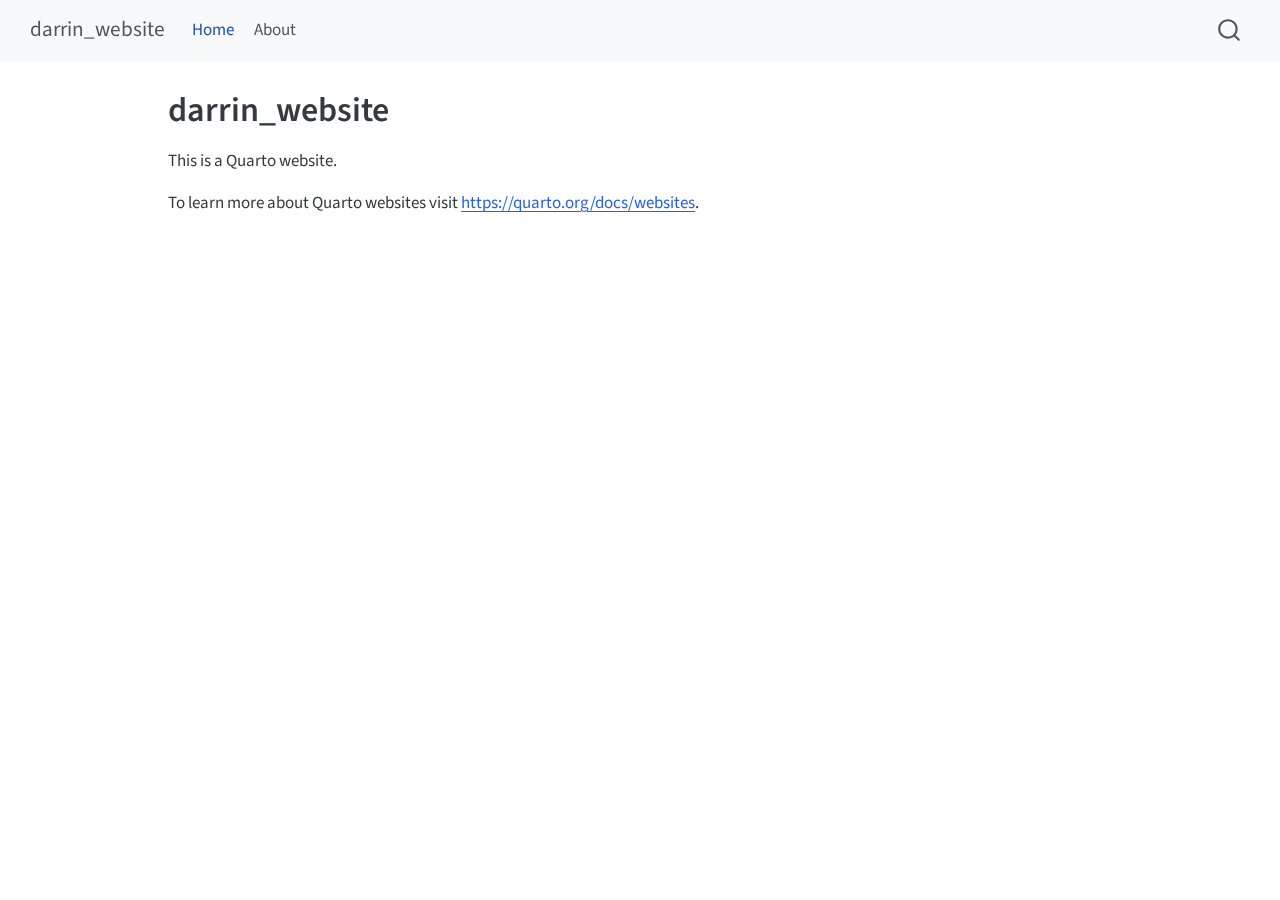
<file: docs/index.html>
<!DOCTYPE html>
<html xmlns="http://www.w3.org/1999/xhtml" lang="en" xml:lang="en"><head>

<meta charset="utf-8">
<meta name="generator" content="quarto-1.7.31">

<meta name="viewport" content="width=device-width, initial-scale=1.0, user-scalable=yes">


<title>darrin_website</title>
<style>
code{white-space: pre-wrap;}
span.smallcaps{font-variant: small-caps;}
div.columns{display: flex; gap: min(4vw, 1.5em);}
div.column{flex: auto; overflow-x: auto;}
div.hanging-indent{margin-left: 1.5em; text-indent: -1.5em;}
ul.task-list{list-style: none;}
ul.task-list li input[type="checkbox"] {
  width: 0.8em;
  margin: 0 0.8em 0.2em -1em; /* quarto-specific, see https://github.com/quarto-dev/quarto-cli/issues/4556 */ 
  vertical-align: middle;
}
</style>


<script src="site_libs/quarto-nav/quarto-nav.js"></script>
<script src="site_libs/quarto-nav/headroom.min.js"></script>
<script src="site_libs/clipboard/clipboard.min.js"></script>
<script src="site_libs/quarto-search/autocomplete.umd.js"></script>
<script src="site_libs/quarto-search/fuse.min.js"></script>
<script src="site_libs/quarto-search/quarto-search.js"></script>
<meta name="quarto:offset" content="./">
<script src="site_libs/quarto-html/quarto.js" type="module"></script>
<script src="site_libs/quarto-html/tabsets/tabsets.js" type="module"></script>
<script src="site_libs/quarto-html/popper.min.js"></script>
<script src="site_libs/quarto-html/tippy.umd.min.js"></script>
<script src="site_libs/quarto-html/anchor.min.js"></script>
<link href="site_libs/quarto-html/tippy.css" rel="stylesheet">
<link href="site_libs/quarto-html/quarto-syntax-highlighting-e1a5c8363afafaef2c763b6775fbf3ca.css" rel="stylesheet" id="quarto-text-highlighting-styles">
<script src="site_libs/bootstrap/bootstrap.min.js"></script>
<link href="site_libs/bootstrap/bootstrap-icons.css" rel="stylesheet">
<link href="site_libs/bootstrap/bootstrap-2a9bdf5a123b5cc383b46ed6d004b071.min.css" rel="stylesheet" append-hash="true" id="quarto-bootstrap" data-mode="light">
<script id="quarto-search-options" type="application/json">{
  "location": "navbar",
  "copy-button": false,
  "collapse-after": 3,
  "panel-placement": "end",
  "type": "overlay",
  "limit": 50,
  "keyboard-shortcut": [
    "f",
    "/",
    "s"
  ],
  "show-item-context": false,
  "language": {
    "search-no-results-text": "No results",
    "search-matching-documents-text": "matching documents",
    "search-copy-link-title": "Copy link to search",
    "search-hide-matches-text": "Hide additional matches",
    "search-more-match-text": "more match in this document",
    "search-more-matches-text": "more matches in this document",
    "search-clear-button-title": "Clear",
    "search-text-placeholder": "",
    "search-detached-cancel-button-title": "Cancel",
    "search-submit-button-title": "Submit",
    "search-label": "Search"
  }
}</script>


<link rel="stylesheet" href="styles.css">
</head>

<body class="nav-fixed quarto-light">

<div id="quarto-search-results"></div>
  <header id="quarto-header" class="headroom fixed-top">
    <nav class="navbar navbar-expand-lg " data-bs-theme="dark">
      <div class="navbar-container container-fluid">
      <div class="navbar-brand-container mx-auto">
    <a class="navbar-brand" href="./index.html">
    <span class="navbar-title">darrin_website</span>
    </a>
  </div>
            <div id="quarto-search" class="" title="Search"></div>
          <button class="navbar-toggler" type="button" data-bs-toggle="collapse" data-bs-target="#navbarCollapse" aria-controls="navbarCollapse" role="menu" aria-expanded="false" aria-label="Toggle navigation" onclick="if (window.quartoToggleHeadroom) { window.quartoToggleHeadroom(); }">
  <span class="navbar-toggler-icon"></span>
</button>
          <div class="collapse navbar-collapse" id="navbarCollapse">
            <ul class="navbar-nav navbar-nav-scroll me-auto">
  <li class="nav-item">
    <a class="nav-link active" href="./index.html" aria-current="page"> 
<span class="menu-text">Home</span></a>
  </li>  
  <li class="nav-item">
    <a class="nav-link" href="./about.html"> 
<span class="menu-text">About</span></a>
  </li>  
</ul>
          </div> <!-- /navcollapse -->
            <div class="quarto-navbar-tools">
</div>
      </div> <!-- /container-fluid -->
    </nav>
</header>
<!-- content -->
<div id="quarto-content" class="quarto-container page-columns page-rows-contents page-layout-article page-navbar">
<!-- sidebar -->
<!-- margin-sidebar -->
    <div id="quarto-margin-sidebar" class="sidebar margin-sidebar zindex-bottom">
        
    </div>
<!-- main -->
<main class="content" id="quarto-document-content">

<header id="title-block-header" class="quarto-title-block default">
<div class="quarto-title">
<h1 class="title">darrin_website</h1>
</div>



<div class="quarto-title-meta">

    
  
    
  </div>
  


</header>


<p>This is a Quarto website.</p>
<p>To learn more about Quarto websites visit <a href="https://quarto.org/docs/websites" class="uri">https://quarto.org/docs/websites</a>.</p>



</main> <!-- /main -->
<script id="quarto-html-after-body" type="application/javascript">
  window.document.addEventListener("DOMContentLoaded", function (event) {
    const icon = "";
    const anchorJS = new window.AnchorJS();
    anchorJS.options = {
      placement: 'right',
      icon: icon
    };
    anchorJS.add('.anchored');
    const isCodeAnnotation = (el) => {
      for (const clz of el.classList) {
        if (clz.startsWith('code-annotation-')) {                     
          return true;
        }
      }
      return false;
    }
    const onCopySuccess = function(e) {
      // button target
      const button = e.trigger;
      // don't keep focus
      button.blur();
      // flash "checked"
      button.classList.add('code-copy-button-checked');
      var currentTitle = button.getAttribute("title");
      button.setAttribute("title", "Copied!");
      let tooltip;
      if (window.bootstrap) {
        button.setAttribute("data-bs-toggle", "tooltip");
        button.setAttribute("data-bs-placement", "left");
        button.setAttribute("data-bs-title", "Copied!");
        tooltip = new bootstrap.Tooltip(button, 
          { trigger: "manual", 
            customClass: "code-copy-button-tooltip",
            offset: [0, -8]});
        tooltip.show();    
      }
      setTimeout(function() {
        if (tooltip) {
          tooltip.hide();
          button.removeAttribute("data-bs-title");
          button.removeAttribute("data-bs-toggle");
          button.removeAttribute("data-bs-placement");
        }
        button.setAttribute("title", currentTitle);
        button.classList.remove('code-copy-button-checked');
      }, 1000);
      // clear code selection
      e.clearSelection();
    }
    const getTextToCopy = function(trigger) {
        const codeEl = trigger.previousElementSibling.cloneNode(true);
        for (const childEl of codeEl.children) {
          if (isCodeAnnotation(childEl)) {
            childEl.remove();
          }
        }
        return codeEl.innerText;
    }
    const clipboard = new window.ClipboardJS('.code-copy-button:not([data-in-quarto-modal])', {
      text: getTextToCopy
    });
    clipboard.on('success', onCopySuccess);
    if (window.document.getElementById('quarto-embedded-source-code-modal')) {
      const clipboardModal = new window.ClipboardJS('.code-copy-button[data-in-quarto-modal]', {
        text: getTextToCopy,
        container: window.document.getElementById('quarto-embedded-source-code-modal')
      });
      clipboardModal.on('success', onCopySuccess);
    }
      var localhostRegex = new RegExp(/^(?:http|https):\/\/localhost\:?[0-9]*\//);
      var mailtoRegex = new RegExp(/^mailto:/);
        var filterRegex = new RegExp('/' + window.location.host + '/');
      var isInternal = (href) => {
          return filterRegex.test(href) || localhostRegex.test(href) || mailtoRegex.test(href);
      }
      // Inspect non-navigation links and adorn them if external
     var links = window.document.querySelectorAll('a[href]:not(.nav-link):not(.navbar-brand):not(.toc-action):not(.sidebar-link):not(.sidebar-item-toggle):not(.pagination-link):not(.no-external):not([aria-hidden]):not(.dropdown-item):not(.quarto-navigation-tool):not(.about-link)');
      for (var i=0; i<links.length; i++) {
        const link = links[i];
        if (!isInternal(link.href)) {
          // undo the damage that might have been done by quarto-nav.js in the case of
          // links that we want to consider external
          if (link.dataset.originalHref !== undefined) {
            link.href = link.dataset.originalHref;
          }
        }
      }
    function tippyHover(el, contentFn, onTriggerFn, onUntriggerFn) {
      const config = {
        allowHTML: true,
        maxWidth: 500,
        delay: 100,
        arrow: false,
        appendTo: function(el) {
            return el.parentElement;
        },
        interactive: true,
        interactiveBorder: 10,
        theme: 'quarto',
        placement: 'bottom-start',
      };
      if (contentFn) {
        config.content = contentFn;
      }
      if (onTriggerFn) {
        config.onTrigger = onTriggerFn;
      }
      if (onUntriggerFn) {
        config.onUntrigger = onUntriggerFn;
      }
      window.tippy(el, config); 
    }
    const noterefs = window.document.querySelectorAll('a[role="doc-noteref"]');
    for (var i=0; i<noterefs.length; i++) {
      const ref = noterefs[i];
      tippyHover(ref, function() {
        // use id or data attribute instead here
        let href = ref.getAttribute('data-footnote-href') || ref.getAttribute('href');
        try { href = new URL(href).hash; } catch {}
        const id = href.replace(/^#\/?/, "");
        const note = window.document.getElementById(id);
        if (note) {
          return note.innerHTML;
        } else {
          return "";
        }
      });
    }
    const xrefs = window.document.querySelectorAll('a.quarto-xref');
    const processXRef = (id, note) => {
      // Strip column container classes
      const stripColumnClz = (el) => {
        el.classList.remove("page-full", "page-columns");
        if (el.children) {
          for (const child of el.children) {
            stripColumnClz(child);
          }
        }
      }
      stripColumnClz(note)
      if (id === null || id.startsWith('sec-')) {
        // Special case sections, only their first couple elements
        const container = document.createElement("div");
        if (note.children && note.children.length > 2) {
          container.appendChild(note.children[0].cloneNode(true));
          for (let i = 1; i < note.children.length; i++) {
            const child = note.children[i];
            if (child.tagName === "P" && child.innerText === "") {
              continue;
            } else {
              container.appendChild(child.cloneNode(true));
              break;
            }
          }
          if (window.Quarto?.typesetMath) {
            window.Quarto.typesetMath(container);
          }
          return container.innerHTML
        } else {
          if (window.Quarto?.typesetMath) {
            window.Quarto.typesetMath(note);
          }
          return note.innerHTML;
        }
      } else {
        // Remove any anchor links if they are present
        const anchorLink = note.querySelector('a.anchorjs-link');
        if (anchorLink) {
          anchorLink.remove();
        }
        if (window.Quarto?.typesetMath) {
          window.Quarto.typesetMath(note);
        }
        if (note.classList.contains("callout")) {
          return note.outerHTML;
        } else {
          return note.innerHTML;
        }
      }
    }
    for (var i=0; i<xrefs.length; i++) {
      const xref = xrefs[i];
      tippyHover(xref, undefined, function(instance) {
        instance.disable();
        let url = xref.getAttribute('href');
        let hash = undefined; 
        if (url.startsWith('#')) {
          hash = url;
        } else {
          try { hash = new URL(url).hash; } catch {}
        }
        if (hash) {
          const id = hash.replace(/^#\/?/, "");
          const note = window.document.getElementById(id);
          if (note !== null) {
            try {
              const html = processXRef(id, note.cloneNode(true));
              instance.setContent(html);
            } finally {
              instance.enable();
              instance.show();
            }
          } else {
            // See if we can fetch this
            fetch(url.split('#')[0])
            .then(res => res.text())
            .then(html => {
              const parser = new DOMParser();
              const htmlDoc = parser.parseFromString(html, "text/html");
              const note = htmlDoc.getElementById(id);
              if (note !== null) {
                const html = processXRef(id, note);
                instance.setContent(html);
              } 
            }).finally(() => {
              instance.enable();
              instance.show();
            });
          }
        } else {
          // See if we can fetch a full url (with no hash to target)
          // This is a special case and we should probably do some content thinning / targeting
          fetch(url)
          .then(res => res.text())
          .then(html => {
            const parser = new DOMParser();
            const htmlDoc = parser.parseFromString(html, "text/html");
            const note = htmlDoc.querySelector('main.content');
            if (note !== null) {
              // This should only happen for chapter cross references
              // (since there is no id in the URL)
              // remove the first header
              if (note.children.length > 0 && note.children[0].tagName === "HEADER") {
                note.children[0].remove();
              }
              const html = processXRef(null, note);
              instance.setContent(html);
            } 
          }).finally(() => {
            instance.enable();
            instance.show();
          });
        }
      }, function(instance) {
      });
    }
        let selectedAnnoteEl;
        const selectorForAnnotation = ( cell, annotation) => {
          let cellAttr = 'data-code-cell="' + cell + '"';
          let lineAttr = 'data-code-annotation="' +  annotation + '"';
          const selector = 'span[' + cellAttr + '][' + lineAttr + ']';
          return selector;
        }
        const selectCodeLines = (annoteEl) => {
          const doc = window.document;
          const targetCell = annoteEl.getAttribute("data-target-cell");
          const targetAnnotation = annoteEl.getAttribute("data-target-annotation");
          const annoteSpan = window.document.querySelector(selectorForAnnotation(targetCell, targetAnnotation));
          const lines = annoteSpan.getAttribute("data-code-lines").split(",");
          const lineIds = lines.map((line) => {
            return targetCell + "-" + line;
          })
          let top = null;
          let height = null;
          let parent = null;
          if (lineIds.length > 0) {
              //compute the position of the single el (top and bottom and make a div)
              const el = window.document.getElementById(lineIds[0]);
              top = el.offsetTop;
              height = el.offsetHeight;
              parent = el.parentElement.parentElement;
            if (lineIds.length > 1) {
              const lastEl = window.document.getElementById(lineIds[lineIds.length - 1]);
              const bottom = lastEl.offsetTop + lastEl.offsetHeight;
              height = bottom - top;
            }
            if (top !== null && height !== null && parent !== null) {
              // cook up a div (if necessary) and position it 
              let div = window.document.getElementById("code-annotation-line-highlight");
              if (div === null) {
                div = window.document.createElement("div");
                div.setAttribute("id", "code-annotation-line-highlight");
                div.style.position = 'absolute';
                parent.appendChild(div);
              }
              div.style.top = top - 2 + "px";
              div.style.height = height + 4 + "px";
              div.style.left = 0;
              let gutterDiv = window.document.getElementById("code-annotation-line-highlight-gutter");
              if (gutterDiv === null) {
                gutterDiv = window.document.createElement("div");
                gutterDiv.setAttribute("id", "code-annotation-line-highlight-gutter");
                gutterDiv.style.position = 'absolute';
                const codeCell = window.document.getElementById(targetCell);
                const gutter = codeCell.querySelector('.code-annotation-gutter');
                gutter.appendChild(gutterDiv);
              }
              gutterDiv.style.top = top - 2 + "px";
              gutterDiv.style.height = height + 4 + "px";
            }
            selectedAnnoteEl = annoteEl;
          }
        };
        const unselectCodeLines = () => {
          const elementsIds = ["code-annotation-line-highlight", "code-annotation-line-highlight-gutter"];
          elementsIds.forEach((elId) => {
            const div = window.document.getElementById(elId);
            if (div) {
              div.remove();
            }
          });
          selectedAnnoteEl = undefined;
        };
          // Handle positioning of the toggle
      window.addEventListener(
        "resize",
        throttle(() => {
          elRect = undefined;
          if (selectedAnnoteEl) {
            selectCodeLines(selectedAnnoteEl);
          }
        }, 10)
      );
      function throttle(fn, ms) {
      let throttle = false;
      let timer;
        return (...args) => {
          if(!throttle) { // first call gets through
              fn.apply(this, args);
              throttle = true;
          } else { // all the others get throttled
              if(timer) clearTimeout(timer); // cancel #2
              timer = setTimeout(() => {
                fn.apply(this, args);
                timer = throttle = false;
              }, ms);
          }
        };
      }
        // Attach click handler to the DT
        const annoteDls = window.document.querySelectorAll('dt[data-target-cell]');
        for (const annoteDlNode of annoteDls) {
          annoteDlNode.addEventListener('click', (event) => {
            const clickedEl = event.target;
            if (clickedEl !== selectedAnnoteEl) {
              unselectCodeLines();
              const activeEl = window.document.querySelector('dt[data-target-cell].code-annotation-active');
              if (activeEl) {
                activeEl.classList.remove('code-annotation-active');
              }
              selectCodeLines(clickedEl);
              clickedEl.classList.add('code-annotation-active');
            } else {
              // Unselect the line
              unselectCodeLines();
              clickedEl.classList.remove('code-annotation-active');
            }
          });
        }
    const findCites = (el) => {
      const parentEl = el.parentElement;
      if (parentEl) {
        const cites = parentEl.dataset.cites;
        if (cites) {
          return {
            el,
            cites: cites.split(' ')
          };
        } else {
          return findCites(el.parentElement)
        }
      } else {
        return undefined;
      }
    };
    var bibliorefs = window.document.querySelectorAll('a[role="doc-biblioref"]');
    for (var i=0; i<bibliorefs.length; i++) {
      const ref = bibliorefs[i];
      const citeInfo = findCites(ref);
      if (citeInfo) {
        tippyHover(citeInfo.el, function() {
          var popup = window.document.createElement('div');
          citeInfo.cites.forEach(function(cite) {
            var citeDiv = window.document.createElement('div');
            citeDiv.classList.add('hanging-indent');
            citeDiv.classList.add('csl-entry');
            var biblioDiv = window.document.getElementById('ref-' + cite);
            if (biblioDiv) {
              citeDiv.innerHTML = biblioDiv.innerHTML;
            }
            popup.appendChild(citeDiv);
          });
          return popup.innerHTML;
        });
      }
    }
  });
  </script>
</div> <!-- /content -->




</body></html>
</file>
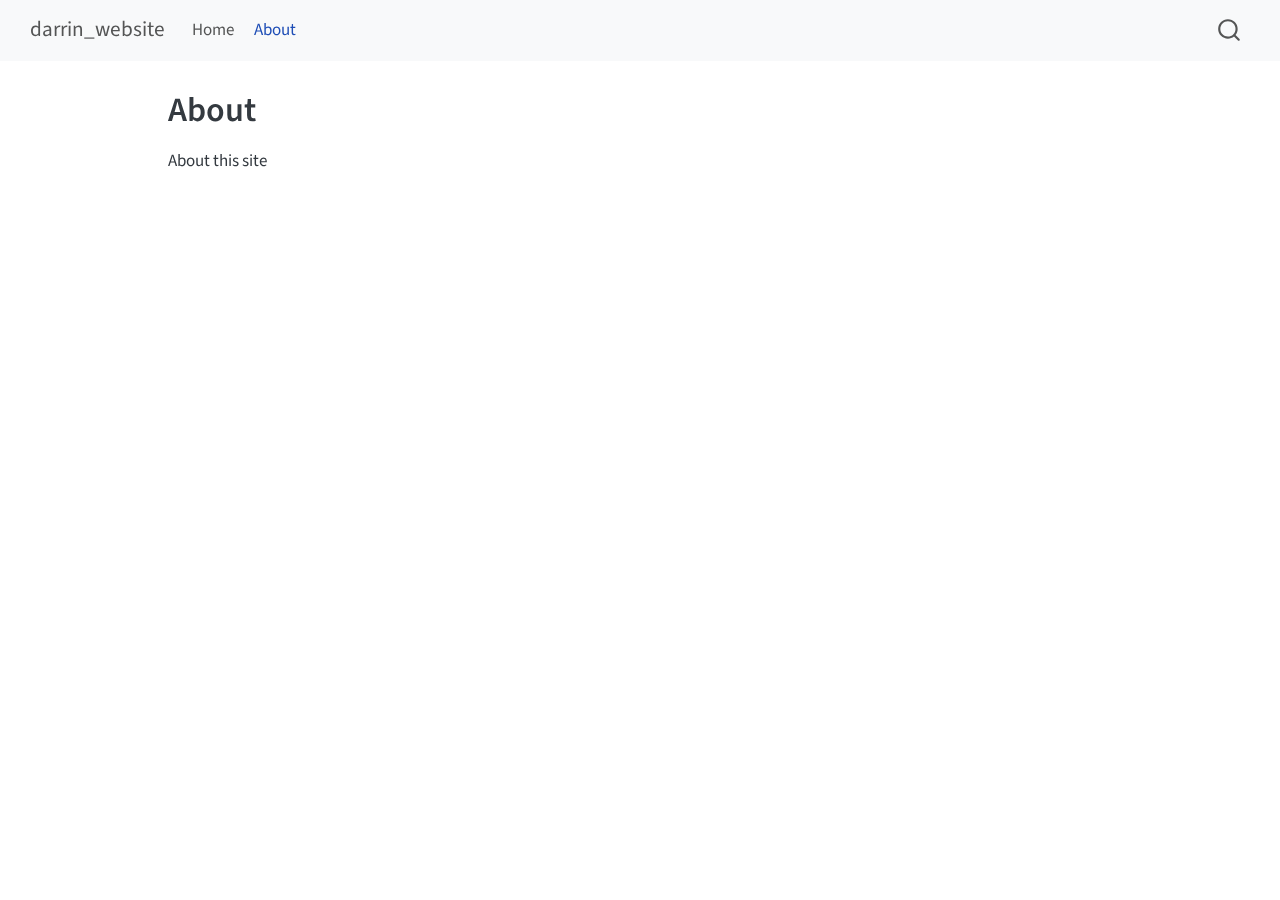
<file: docs/about.html>
<!DOCTYPE html>
<html xmlns="http://www.w3.org/1999/xhtml" lang="en" xml:lang="en"><head>

<meta charset="utf-8">
<meta name="generator" content="quarto-1.7.31">

<meta name="viewport" content="width=device-width, initial-scale=1.0, user-scalable=yes">


<title>About – darrin_website</title>
<style>
code{white-space: pre-wrap;}
span.smallcaps{font-variant: small-caps;}
div.columns{display: flex; gap: min(4vw, 1.5em);}
div.column{flex: auto; overflow-x: auto;}
div.hanging-indent{margin-left: 1.5em; text-indent: -1.5em;}
ul.task-list{list-style: none;}
ul.task-list li input[type="checkbox"] {
  width: 0.8em;
  margin: 0 0.8em 0.2em -1em; /* quarto-specific, see https://github.com/quarto-dev/quarto-cli/issues/4556 */ 
  vertical-align: middle;
}
</style>


<script src="site_libs/quarto-nav/quarto-nav.js"></script>
<script src="site_libs/quarto-nav/headroom.min.js"></script>
<script src="site_libs/clipboard/clipboard.min.js"></script>
<script src="site_libs/quarto-search/autocomplete.umd.js"></script>
<script src="site_libs/quarto-search/fuse.min.js"></script>
<script src="site_libs/quarto-search/quarto-search.js"></script>
<meta name="quarto:offset" content="./">
<script src="site_libs/quarto-html/quarto.js" type="module"></script>
<script src="site_libs/quarto-html/tabsets/tabsets.js" type="module"></script>
<script src="site_libs/quarto-html/popper.min.js"></script>
<script src="site_libs/quarto-html/tippy.umd.min.js"></script>
<script src="site_libs/quarto-html/anchor.min.js"></script>
<link href="site_libs/quarto-html/tippy.css" rel="stylesheet">
<link href="site_libs/quarto-html/quarto-syntax-highlighting-e1a5c8363afafaef2c763b6775fbf3ca.css" rel="stylesheet" id="quarto-text-highlighting-styles">
<script src="site_libs/bootstrap/bootstrap.min.js"></script>
<link href="site_libs/bootstrap/bootstrap-icons.css" rel="stylesheet">
<link href="site_libs/bootstrap/bootstrap-2a9bdf5a123b5cc383b46ed6d004b071.min.css" rel="stylesheet" append-hash="true" id="quarto-bootstrap" data-mode="light">
<script id="quarto-search-options" type="application/json">{
  "location": "navbar",
  "copy-button": false,
  "collapse-after": 3,
  "panel-placement": "end",
  "type": "overlay",
  "limit": 50,
  "keyboard-shortcut": [
    "f",
    "/",
    "s"
  ],
  "show-item-context": false,
  "language": {
    "search-no-results-text": "No results",
    "search-matching-documents-text": "matching documents",
    "search-copy-link-title": "Copy link to search",
    "search-hide-matches-text": "Hide additional matches",
    "search-more-match-text": "more match in this document",
    "search-more-matches-text": "more matches in this document",
    "search-clear-button-title": "Clear",
    "search-text-placeholder": "",
    "search-detached-cancel-button-title": "Cancel",
    "search-submit-button-title": "Submit",
    "search-label": "Search"
  }
}</script>


<link rel="stylesheet" href="styles.css">
</head>

<body class="nav-fixed quarto-light">

<div id="quarto-search-results"></div>
  <header id="quarto-header" class="headroom fixed-top">
    <nav class="navbar navbar-expand-lg " data-bs-theme="dark">
      <div class="navbar-container container-fluid">
      <div class="navbar-brand-container mx-auto">
    <a class="navbar-brand" href="./index.html">
    <span class="navbar-title">darrin_website</span>
    </a>
  </div>
            <div id="quarto-search" class="" title="Search"></div>
          <button class="navbar-toggler" type="button" data-bs-toggle="collapse" data-bs-target="#navbarCollapse" aria-controls="navbarCollapse" role="menu" aria-expanded="false" aria-label="Toggle navigation" onclick="if (window.quartoToggleHeadroom) { window.quartoToggleHeadroom(); }">
  <span class="navbar-toggler-icon"></span>
</button>
          <div class="collapse navbar-collapse" id="navbarCollapse">
            <ul class="navbar-nav navbar-nav-scroll me-auto">
  <li class="nav-item">
    <a class="nav-link" href="./index.html"> 
<span class="menu-text">Home</span></a>
  </li>  
  <li class="nav-item">
    <a class="nav-link active" href="./about.html" aria-current="page"> 
<span class="menu-text">About</span></a>
  </li>  
</ul>
          </div> <!-- /navcollapse -->
            <div class="quarto-navbar-tools">
</div>
      </div> <!-- /container-fluid -->
    </nav>
</header>
<!-- content -->
<div id="quarto-content" class="quarto-container page-columns page-rows-contents page-layout-article page-navbar">
<!-- sidebar -->
<!-- margin-sidebar -->
    <div id="quarto-margin-sidebar" class="sidebar margin-sidebar zindex-bottom">
        
    </div>
<!-- main -->
<main class="content" id="quarto-document-content">

<header id="title-block-header" class="quarto-title-block default">
<div class="quarto-title">
<h1 class="title">About</h1>
</div>



<div class="quarto-title-meta">

    
  
    
  </div>
  


</header>


<p>About this site</p>



</main> <!-- /main -->
<script id="quarto-html-after-body" type="application/javascript">
  window.document.addEventListener("DOMContentLoaded", function (event) {
    const icon = "";
    const anchorJS = new window.AnchorJS();
    anchorJS.options = {
      placement: 'right',
      icon: icon
    };
    anchorJS.add('.anchored');
    const isCodeAnnotation = (el) => {
      for (const clz of el.classList) {
        if (clz.startsWith('code-annotation-')) {                     
          return true;
        }
      }
      return false;
    }
    const onCopySuccess = function(e) {
      // button target
      const button = e.trigger;
      // don't keep focus
      button.blur();
      // flash "checked"
      button.classList.add('code-copy-button-checked');
      var currentTitle = button.getAttribute("title");
      button.setAttribute("title", "Copied!");
      let tooltip;
      if (window.bootstrap) {
        button.setAttribute("data-bs-toggle", "tooltip");
        button.setAttribute("data-bs-placement", "left");
        button.setAttribute("data-bs-title", "Copied!");
        tooltip = new bootstrap.Tooltip(button, 
          { trigger: "manual", 
            customClass: "code-copy-button-tooltip",
            offset: [0, -8]});
        tooltip.show();    
      }
      setTimeout(function() {
        if (tooltip) {
          tooltip.hide();
          button.removeAttribute("data-bs-title");
          button.removeAttribute("data-bs-toggle");
          button.removeAttribute("data-bs-placement");
        }
        button.setAttribute("title", currentTitle);
        button.classList.remove('code-copy-button-checked');
      }, 1000);
      // clear code selection
      e.clearSelection();
    }
    const getTextToCopy = function(trigger) {
        const codeEl = trigger.previousElementSibling.cloneNode(true);
        for (const childEl of codeEl.children) {
          if (isCodeAnnotation(childEl)) {
            childEl.remove();
          }
        }
        return codeEl.innerText;
    }
    const clipboard = new window.ClipboardJS('.code-copy-button:not([data-in-quarto-modal])', {
      text: getTextToCopy
    });
    clipboard.on('success', onCopySuccess);
    if (window.document.getElementById('quarto-embedded-source-code-modal')) {
      const clipboardModal = new window.ClipboardJS('.code-copy-button[data-in-quarto-modal]', {
        text: getTextToCopy,
        container: window.document.getElementById('quarto-embedded-source-code-modal')
      });
      clipboardModal.on('success', onCopySuccess);
    }
      var localhostRegex = new RegExp(/^(?:http|https):\/\/localhost\:?[0-9]*\//);
      var mailtoRegex = new RegExp(/^mailto:/);
        var filterRegex = new RegExp('/' + window.location.host + '/');
      var isInternal = (href) => {
          return filterRegex.test(href) || localhostRegex.test(href) || mailtoRegex.test(href);
      }
      // Inspect non-navigation links and adorn them if external
     var links = window.document.querySelectorAll('a[href]:not(.nav-link):not(.navbar-brand):not(.toc-action):not(.sidebar-link):not(.sidebar-item-toggle):not(.pagination-link):not(.no-external):not([aria-hidden]):not(.dropdown-item):not(.quarto-navigation-tool):not(.about-link)');
      for (var i=0; i<links.length; i++) {
        const link = links[i];
        if (!isInternal(link.href)) {
          // undo the damage that might have been done by quarto-nav.js in the case of
          // links that we want to consider external
          if (link.dataset.originalHref !== undefined) {
            link.href = link.dataset.originalHref;
          }
        }
      }
    function tippyHover(el, contentFn, onTriggerFn, onUntriggerFn) {
      const config = {
        allowHTML: true,
        maxWidth: 500,
        delay: 100,
        arrow: false,
        appendTo: function(el) {
            return el.parentElement;
        },
        interactive: true,
        interactiveBorder: 10,
        theme: 'quarto',
        placement: 'bottom-start',
      };
      if (contentFn) {
        config.content = contentFn;
      }
      if (onTriggerFn) {
        config.onTrigger = onTriggerFn;
      }
      if (onUntriggerFn) {
        config.onUntrigger = onUntriggerFn;
      }
      window.tippy(el, config); 
    }
    const noterefs = window.document.querySelectorAll('a[role="doc-noteref"]');
    for (var i=0; i<noterefs.length; i++) {
      const ref = noterefs[i];
      tippyHover(ref, function() {
        // use id or data attribute instead here
        let href = ref.getAttribute('data-footnote-href') || ref.getAttribute('href');
        try { href = new URL(href).hash; } catch {}
        const id = href.replace(/^#\/?/, "");
        const note = window.document.getElementById(id);
        if (note) {
          return note.innerHTML;
        } else {
          return "";
        }
      });
    }
    const xrefs = window.document.querySelectorAll('a.quarto-xref');
    const processXRef = (id, note) => {
      // Strip column container classes
      const stripColumnClz = (el) => {
        el.classList.remove("page-full", "page-columns");
        if (el.children) {
          for (const child of el.children) {
            stripColumnClz(child);
          }
        }
      }
      stripColumnClz(note)
      if (id === null || id.startsWith('sec-')) {
        // Special case sections, only their first couple elements
        const container = document.createElement("div");
        if (note.children && note.children.length > 2) {
          container.appendChild(note.children[0].cloneNode(true));
          for (let i = 1; i < note.children.length; i++) {
            const child = note.children[i];
            if (child.tagName === "P" && child.innerText === "") {
              continue;
            } else {
              container.appendChild(child.cloneNode(true));
              break;
            }
          }
          if (window.Quarto?.typesetMath) {
            window.Quarto.typesetMath(container);
          }
          return container.innerHTML
        } else {
          if (window.Quarto?.typesetMath) {
            window.Quarto.typesetMath(note);
          }
          return note.innerHTML;
        }
      } else {
        // Remove any anchor links if they are present
        const anchorLink = note.querySelector('a.anchorjs-link');
        if (anchorLink) {
          anchorLink.remove();
        }
        if (window.Quarto?.typesetMath) {
          window.Quarto.typesetMath(note);
        }
        if (note.classList.contains("callout")) {
          return note.outerHTML;
        } else {
          return note.innerHTML;
        }
      }
    }
    for (var i=0; i<xrefs.length; i++) {
      const xref = xrefs[i];
      tippyHover(xref, undefined, function(instance) {
        instance.disable();
        let url = xref.getAttribute('href');
        let hash = undefined; 
        if (url.startsWith('#')) {
          hash = url;
        } else {
          try { hash = new URL(url).hash; } catch {}
        }
        if (hash) {
          const id = hash.replace(/^#\/?/, "");
          const note = window.document.getElementById(id);
          if (note !== null) {
            try {
              const html = processXRef(id, note.cloneNode(true));
              instance.setContent(html);
            } finally {
              instance.enable();
              instance.show();
            }
          } else {
            // See if we can fetch this
            fetch(url.split('#')[0])
            .then(res => res.text())
            .then(html => {
              const parser = new DOMParser();
              const htmlDoc = parser.parseFromString(html, "text/html");
              const note = htmlDoc.getElementById(id);
              if (note !== null) {
                const html = processXRef(id, note);
                instance.setContent(html);
              } 
            }).finally(() => {
              instance.enable();
              instance.show();
            });
          }
        } else {
          // See if we can fetch a full url (with no hash to target)
          // This is a special case and we should probably do some content thinning / targeting
          fetch(url)
          .then(res => res.text())
          .then(html => {
            const parser = new DOMParser();
            const htmlDoc = parser.parseFromString(html, "text/html");
            const note = htmlDoc.querySelector('main.content');
            if (note !== null) {
              // This should only happen for chapter cross references
              // (since there is no id in the URL)
              // remove the first header
              if (note.children.length > 0 && note.children[0].tagName === "HEADER") {
                note.children[0].remove();
              }
              const html = processXRef(null, note);
              instance.setContent(html);
            } 
          }).finally(() => {
            instance.enable();
            instance.show();
          });
        }
      }, function(instance) {
      });
    }
        let selectedAnnoteEl;
        const selectorForAnnotation = ( cell, annotation) => {
          let cellAttr = 'data-code-cell="' + cell + '"';
          let lineAttr = 'data-code-annotation="' +  annotation + '"';
          const selector = 'span[' + cellAttr + '][' + lineAttr + ']';
          return selector;
        }
        const selectCodeLines = (annoteEl) => {
          const doc = window.document;
          const targetCell = annoteEl.getAttribute("data-target-cell");
          const targetAnnotation = annoteEl.getAttribute("data-target-annotation");
          const annoteSpan = window.document.querySelector(selectorForAnnotation(targetCell, targetAnnotation));
          const lines = annoteSpan.getAttribute("data-code-lines").split(",");
          const lineIds = lines.map((line) => {
            return targetCell + "-" + line;
          })
          let top = null;
          let height = null;
          let parent = null;
          if (lineIds.length > 0) {
              //compute the position of the single el (top and bottom and make a div)
              const el = window.document.getElementById(lineIds[0]);
              top = el.offsetTop;
              height = el.offsetHeight;
              parent = el.parentElement.parentElement;
            if (lineIds.length > 1) {
              const lastEl = window.document.getElementById(lineIds[lineIds.length - 1]);
              const bottom = lastEl.offsetTop + lastEl.offsetHeight;
              height = bottom - top;
            }
            if (top !== null && height !== null && parent !== null) {
              // cook up a div (if necessary) and position it 
              let div = window.document.getElementById("code-annotation-line-highlight");
              if (div === null) {
                div = window.document.createElement("div");
                div.setAttribute("id", "code-annotation-line-highlight");
                div.style.position = 'absolute';
                parent.appendChild(div);
              }
              div.style.top = top - 2 + "px";
              div.style.height = height + 4 + "px";
              div.style.left = 0;
              let gutterDiv = window.document.getElementById("code-annotation-line-highlight-gutter");
              if (gutterDiv === null) {
                gutterDiv = window.document.createElement("div");
                gutterDiv.setAttribute("id", "code-annotation-line-highlight-gutter");
                gutterDiv.style.position = 'absolute';
                const codeCell = window.document.getElementById(targetCell);
                const gutter = codeCell.querySelector('.code-annotation-gutter');
                gutter.appendChild(gutterDiv);
              }
              gutterDiv.style.top = top - 2 + "px";
              gutterDiv.style.height = height + 4 + "px";
            }
            selectedAnnoteEl = annoteEl;
          }
        };
        const unselectCodeLines = () => {
          const elementsIds = ["code-annotation-line-highlight", "code-annotation-line-highlight-gutter"];
          elementsIds.forEach((elId) => {
            const div = window.document.getElementById(elId);
            if (div) {
              div.remove();
            }
          });
          selectedAnnoteEl = undefined;
        };
          // Handle positioning of the toggle
      window.addEventListener(
        "resize",
        throttle(() => {
          elRect = undefined;
          if (selectedAnnoteEl) {
            selectCodeLines(selectedAnnoteEl);
          }
        }, 10)
      );
      function throttle(fn, ms) {
      let throttle = false;
      let timer;
        return (...args) => {
          if(!throttle) { // first call gets through
              fn.apply(this, args);
              throttle = true;
          } else { // all the others get throttled
              if(timer) clearTimeout(timer); // cancel #2
              timer = setTimeout(() => {
                fn.apply(this, args);
                timer = throttle = false;
              }, ms);
          }
        };
      }
        // Attach click handler to the DT
        const annoteDls = window.document.querySelectorAll('dt[data-target-cell]');
        for (const annoteDlNode of annoteDls) {
          annoteDlNode.addEventListener('click', (event) => {
            const clickedEl = event.target;
            if (clickedEl !== selectedAnnoteEl) {
              unselectCodeLines();
              const activeEl = window.document.querySelector('dt[data-target-cell].code-annotation-active');
              if (activeEl) {
                activeEl.classList.remove('code-annotation-active');
              }
              selectCodeLines(clickedEl);
              clickedEl.classList.add('code-annotation-active');
            } else {
              // Unselect the line
              unselectCodeLines();
              clickedEl.classList.remove('code-annotation-active');
            }
          });
        }
    const findCites = (el) => {
      const parentEl = el.parentElement;
      if (parentEl) {
        const cites = parentEl.dataset.cites;
        if (cites) {
          return {
            el,
            cites: cites.split(' ')
          };
        } else {
          return findCites(el.parentElement)
        }
      } else {
        return undefined;
      }
    };
    var bibliorefs = window.document.querySelectorAll('a[role="doc-biblioref"]');
    for (var i=0; i<bibliorefs.length; i++) {
      const ref = bibliorefs[i];
      const citeInfo = findCites(ref);
      if (citeInfo) {
        tippyHover(citeInfo.el, function() {
          var popup = window.document.createElement('div');
          citeInfo.cites.forEach(function(cite) {
            var citeDiv = window.document.createElement('div');
            citeDiv.classList.add('hanging-indent');
            citeDiv.classList.add('csl-entry');
            var biblioDiv = window.document.getElementById('ref-' + cite);
            if (biblioDiv) {
              citeDiv.innerHTML = biblioDiv.innerHTML;
            }
            popup.appendChild(citeDiv);
          });
          return popup.innerHTML;
        });
      }
    }
  });
  </script>
</div> <!-- /content -->




</body></html>
</file>
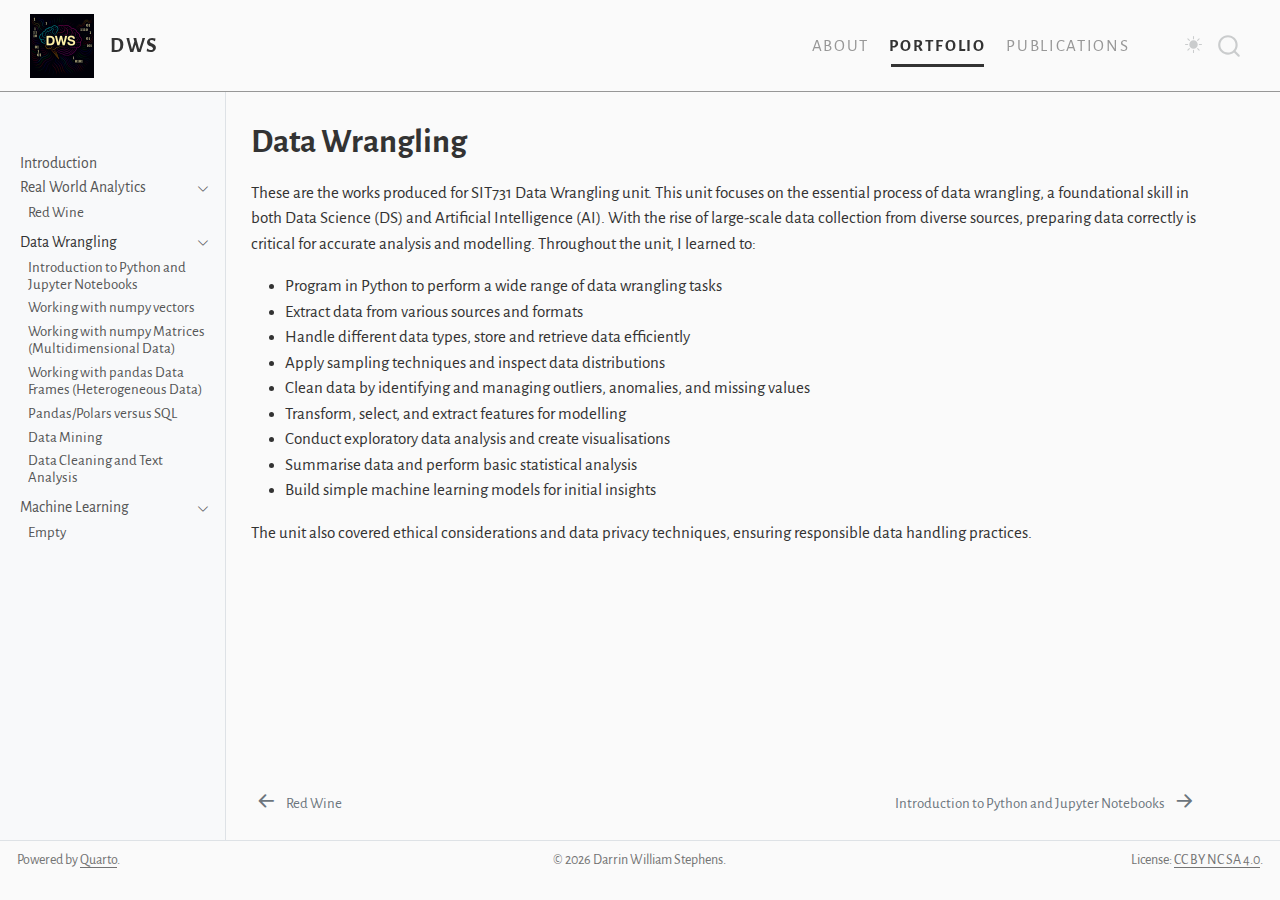
<file: docs/data_wrangling.html>
<!DOCTYPE html>
<html xmlns="http://www.w3.org/1999/xhtml" lang="en-GB" xml:lang="en-GB"><head>

<meta charset="utf-8">
<meta name="generator" content="quarto-1.7.31">

<meta name="viewport" content="width=device-width, initial-scale=1.0, user-scalable=yes">


<title>Data Wrangling – DWS</title>
<style>
code{white-space: pre-wrap;}
span.smallcaps{font-variant: small-caps;}
div.columns{display: flex; gap: min(4vw, 1.5em);}
div.column{flex: auto; overflow-x: auto;}
div.hanging-indent{margin-left: 1.5em; text-indent: -1.5em;}
ul.task-list{list-style: none;}
ul.task-list li input[type="checkbox"] {
  width: 0.8em;
  margin: 0 0.8em 0.2em -1em; /* quarto-specific, see https://github.com/quarto-dev/quarto-cli/issues/4556 */ 
  vertical-align: middle;
}
</style>


<script src="site_libs/quarto-nav/quarto-nav.js"></script>
<script src="site_libs/quarto-nav/headroom.min.js"></script>
<script src="site_libs/clipboard/clipboard.min.js"></script>
<script src="site_libs/quarto-search/autocomplete.umd.js"></script>
<script src="site_libs/quarto-search/fuse.min.js"></script>
<script src="site_libs/quarto-search/quarto-search.js"></script>
<meta name="quarto:offset" content="./">
<link href="./portfolio/dw/Task1/Task_1P.html" rel="next">
<link href="./portfolio/ra/a2/sit718_a2.html" rel="prev">
<script src="site_libs/quarto-html/quarto.js" type="module"></script>
<script src="site_libs/quarto-html/tabsets/tabsets.js" type="module"></script>
<script src="site_libs/quarto-html/popper.min.js"></script>
<script src="site_libs/quarto-html/tippy.umd.min.js"></script>
<script src="site_libs/quarto-html/anchor.min.js"></script>
<link href="site_libs/quarto-html/tippy.css" rel="stylesheet">
<link href="site_libs/quarto-html/quarto-syntax-highlighting-4a990d8dcb58f517c7c86712b8f2ac7c.css" rel="stylesheet" class="quarto-color-scheme" id="quarto-text-highlighting-styles">
<link href="site_libs/quarto-html/quarto-syntax-highlighting-dark-46f4cc9626f044588a66931b604fc9c8.css" rel="stylesheet" class="quarto-color-scheme quarto-color-alternate" id="quarto-text-highlighting-styles">
<link href="site_libs/quarto-html/quarto-syntax-highlighting-4a990d8dcb58f517c7c86712b8f2ac7c.css" rel="stylesheet" class="quarto-color-scheme-extra" id="quarto-text-highlighting-styles">
<script src="site_libs/bootstrap/bootstrap.min.js"></script>
<link href="site_libs/bootstrap/bootstrap-icons.css" rel="stylesheet">
<link href="site_libs/bootstrap/bootstrap-21f8cd6094585e260519947556241a12.min.css" rel="stylesheet" append-hash="true" class="quarto-color-scheme" id="quarto-bootstrap" data-mode="light">
<link href="site_libs/bootstrap/bootstrap-dark-145fe0d1efd24aec0418ad41d9eec7c6.min.css" rel="stylesheet" append-hash="true" class="quarto-color-scheme quarto-color-alternate" id="quarto-bootstrap" data-mode="dark">
<link href="site_libs/bootstrap/bootstrap-21f8cd6094585e260519947556241a12.min.css" rel="stylesheet" append-hash="true" class="quarto-color-scheme-extra" id="quarto-bootstrap" data-mode="light">
<script src="site_libs/quarto-contrib/iconify-3.0.0/iconify-icon.min.js"></script>
<script id="quarto-search-options" type="application/json">{
  "location": "navbar",
  "copy-button": false,
  "collapse-after": 3,
  "panel-placement": "end",
  "type": "overlay",
  "limit": 50,
  "keyboard-shortcut": [
    "f",
    "/",
    "s"
  ],
  "show-item-context": false,
  "language": {
    "search-no-results-text": "No results",
    "search-matching-documents-text": "matching documents",
    "search-copy-link-title": "Copy link to search",
    "search-hide-matches-text": "Hide additional matches",
    "search-more-match-text": "more match in this document",
    "search-more-matches-text": "more matches in this document",
    "search-clear-button-title": "Clear",
    "search-text-placeholder": "",
    "search-detached-cancel-button-title": "Cancel",
    "search-submit-button-title": "Submit",
    "search-label": "Search"
  }
}</script>


</head>

<body class="nav-sidebar docked nav-fixed fullcontent quarto-light"><script id="quarto-html-before-body" type="application/javascript">
    const toggleBodyColorMode = (bsSheetEl) => {
      const mode = bsSheetEl.getAttribute("data-mode");
      const bodyEl = window.document.querySelector("body");
      if (mode === "dark") {
        bodyEl.classList.add("quarto-dark");
        bodyEl.classList.remove("quarto-light");
      } else {
        bodyEl.classList.add("quarto-light");
        bodyEl.classList.remove("quarto-dark");
      }
    }
    const toggleBodyColorPrimary = () => {
      const bsSheetEl = window.document.querySelector("link#quarto-bootstrap:not([rel=disabled-stylesheet])");
      if (bsSheetEl) {
        toggleBodyColorMode(bsSheetEl);
      }
    }
    const setColorSchemeToggle = (alternate) => {
      const toggles = window.document.querySelectorAll('.quarto-color-scheme-toggle');
      for (let i=0; i < toggles.length; i++) {
        const toggle = toggles[i];
        if (toggle) {
          if (alternate) {
            toggle.classList.add("alternate");
          } else {
            toggle.classList.remove("alternate");
          }
        }
      }
    };
    const toggleColorMode = (alternate) => {
      // Switch the stylesheets
      const primaryStylesheets = window.document.querySelectorAll('link.quarto-color-scheme:not(.quarto-color-alternate)');
      const alternateStylesheets = window.document.querySelectorAll('link.quarto-color-scheme.quarto-color-alternate');
      manageTransitions('#quarto-margin-sidebar .nav-link', false);
      if (alternate) {
        // note: dark is layered on light, we don't disable primary!
        enableStylesheet(alternateStylesheets);
        for (const sheetNode of alternateStylesheets) {
          if (sheetNode.id === "quarto-bootstrap") {
            toggleBodyColorMode(sheetNode);
          }
        }
      } else {
        disableStylesheet(alternateStylesheets);
        enableStylesheet(primaryStylesheets)
        toggleBodyColorPrimary();
      }
      manageTransitions('#quarto-margin-sidebar .nav-link', true);
      // Switch the toggles
      setColorSchemeToggle(alternate)
      // Hack to workaround the fact that safari doesn't
      // properly recolor the scrollbar when toggling (#1455)
      if (navigator.userAgent.indexOf('Safari') > 0 && navigator.userAgent.indexOf('Chrome') == -1) {
        manageTransitions("body", false);
        window.scrollTo(0, 1);
        setTimeout(() => {
          window.scrollTo(0, 0);
          manageTransitions("body", true);
        }, 40);
      }
    }
    const disableStylesheet = (stylesheets) => {
      for (let i=0; i < stylesheets.length; i++) {
        const stylesheet = stylesheets[i];
        stylesheet.rel = 'disabled-stylesheet';
      }
    }
    const enableStylesheet = (stylesheets) => {
      for (let i=0; i < stylesheets.length; i++) {
        const stylesheet = stylesheets[i];
        if(stylesheet.rel !== 'stylesheet') { // for Chrome, which will still FOUC without this check
          stylesheet.rel = 'stylesheet';
        }
      }
    }
    const manageTransitions = (selector, allowTransitions) => {
      const els = window.document.querySelectorAll(selector);
      for (let i=0; i < els.length; i++) {
        const el = els[i];
        if (allowTransitions) {
          el.classList.remove('notransition');
        } else {
          el.classList.add('notransition');
        }
      }
    }
    const isFileUrl = () => {
      return window.location.protocol === 'file:';
    }
    const hasAlternateSentinel = () => {
      let styleSentinel = getColorSchemeSentinel();
      if (styleSentinel !== null) {
        return styleSentinel === "alternate";
      } else {
        return false;
      }
    }
    const setStyleSentinel = (alternate) => {
      const value = alternate ? "alternate" : "default";
      if (!isFileUrl()) {
        window.localStorage.setItem("quarto-color-scheme", value);
      } else {
        localAlternateSentinel = value;
      }
    }
    const getColorSchemeSentinel = () => {
      if (!isFileUrl()) {
        const storageValue = window.localStorage.getItem("quarto-color-scheme");
        return storageValue != null ? storageValue : localAlternateSentinel;
      } else {
        return localAlternateSentinel;
      }
    }
    const toggleGiscusIfUsed = (isAlternate, darkModeDefault) => {
      const baseTheme = document.querySelector('#giscus-base-theme')?.value ?? 'light';
      const alternateTheme = document.querySelector('#giscus-alt-theme')?.value ?? 'dark';
      let newTheme = '';
      if(authorPrefersDark) {
        newTheme = isAlternate ? baseTheme : alternateTheme;
      } else {
        newTheme = isAlternate ? alternateTheme : baseTheme;
      }
      const changeGiscusTheme = () => {
        // From: https://github.com/giscus/giscus/issues/336
        const sendMessage = (message) => {
          const iframe = document.querySelector('iframe.giscus-frame');
          if (!iframe) return;
          iframe.contentWindow.postMessage({ giscus: message }, 'https://giscus.app');
        }
        sendMessage({
          setConfig: {
            theme: newTheme
          }
        });
      }
      const isGiscussLoaded = window.document.querySelector('iframe.giscus-frame') !== null;
      if (isGiscussLoaded) {
        changeGiscusTheme();
      }
    };
    const authorPrefersDark = false;
    const darkModeDefault = authorPrefersDark;
      document.querySelector('link#quarto-text-highlighting-styles.quarto-color-scheme-extra').rel = 'disabled-stylesheet';
      document.querySelector('link#quarto-bootstrap.quarto-color-scheme-extra').rel = 'disabled-stylesheet';
    let localAlternateSentinel = darkModeDefault ? 'alternate' : 'default';
    // Dark / light mode switch
    window.quartoToggleColorScheme = () => {
      // Read the current dark / light value
      let toAlternate = !hasAlternateSentinel();
      toggleColorMode(toAlternate);
      setStyleSentinel(toAlternate);
      toggleGiscusIfUsed(toAlternate, darkModeDefault);
      window.dispatchEvent(new Event('resize'));
    };
    // Switch to dark mode if need be
    if (hasAlternateSentinel()) {
      toggleColorMode(true);
    } else {
      toggleColorMode(false);
    }
  </script>

<div id="quarto-search-results"></div>
  <header id="quarto-header" class="headroom fixed-top">
    <nav class="navbar navbar-expand-lg " data-bs-theme="dark">
      <div class="navbar-container container-fluid">
      <div class="navbar-brand-container mx-auto">
    <a href="./index.html" class="navbar-brand navbar-brand-logo">
    <img src="./assets/images/logo.png" alt="Darrin Stephens logo" class="navbar-logo">
    </a>
    <a class="navbar-brand" href="./index.html">
    <span class="navbar-title">DWS</span>
    </a>
  </div>
            <div id="quarto-search" class="" title="Search"></div>
          <button class="navbar-toggler" type="button" data-bs-toggle="collapse" data-bs-target="#navbarCollapse" aria-controls="navbarCollapse" role="menu" aria-expanded="false" aria-label="Toggle navigation" onclick="if (window.quartoToggleHeadroom) { window.quartoToggleHeadroom(); }">
  <span class="navbar-toggler-icon"></span>
</button>
          <div class="collapse navbar-collapse" id="navbarCollapse">
            <ul class="navbar-nav navbar-nav-scroll ms-auto">
  <li class="nav-item">
    <a class="nav-link" href="./index.html"> 
<span class="menu-text">About</span></a>
  </li>  
  <li class="nav-item">
    <a class="nav-link active" href="./portfolio.html" aria-current="page"> 
<span class="menu-text">Portfolio</span></a>
  </li>  
  <li class="nav-item">
    <a class="nav-link" href="./publications.html"> 
<span class="menu-text">Publications</span></a>
  </li>  
  <li class="nav-item">
    <a class="nav-link" href="https://www.linkedin.com/in/darrin-stephens"> 
<span class="menu-text"><iconify-icon role="img" inline="" icon="fa7-brands:linkedin" aria-label="LinkedIn" title="LinkedIn"></iconify-icon></span></a>
  </li>  
  <li class="nav-item">
    <a class="nav-link" href="https://github.com/dwstephens"> 
<span class="menu-text"><iconify-icon role="img" inline="" icon="octicon:mark-github-16" aria-label="GitHub" title="GitHub"></iconify-icon></span></a>
  </li>  
</ul>
          </div> <!-- /navcollapse -->
            <div class="quarto-navbar-tools">
  <a href="" class="quarto-color-scheme-toggle quarto-navigation-tool  px-1" onclick="window.quartoToggleColorScheme(); return false;" title="Toggle dark mode"><i class="bi"></i></a>
</div>
      </div> <!-- /container-fluid -->
    </nav>
  <nav class="quarto-secondary-nav">
    <div class="container-fluid d-flex">
      <button type="button" class="quarto-btn-toggle btn" data-bs-toggle="collapse" role="button" data-bs-target=".quarto-sidebar-collapse-item" aria-controls="quarto-sidebar" aria-expanded="false" aria-label="Toggle sidebar navigation" onclick="if (window.quartoToggleHeadroom) { window.quartoToggleHeadroom(); }">
        <i class="bi bi-layout-text-sidebar-reverse"></i>
      </button>
        <nav class="quarto-page-breadcrumbs" aria-label="breadcrumb"><ol class="breadcrumb"><li class="breadcrumb-item"><a href="./data_wrangling.html">Data Wrangling</a></li></ol></nav>
        <a class="flex-grow-1" role="navigation" data-bs-toggle="collapse" data-bs-target=".quarto-sidebar-collapse-item" aria-controls="quarto-sidebar" aria-expanded="false" aria-label="Toggle sidebar navigation" onclick="if (window.quartoToggleHeadroom) { window.quartoToggleHeadroom(); }">      
        </a>
      <button type="button" class="btn quarto-search-button" aria-label="Search" onclick="window.quartoOpenSearch();">
        <i class="bi bi-search"></i>
      </button>
    </div>
  </nav>
</header>
<!-- content -->
<div id="quarto-content" class="quarto-container page-columns page-rows-contents page-layout-article page-navbar">
<!-- sidebar -->
  <nav id="quarto-sidebar" class="sidebar collapse collapse-horizontal quarto-sidebar-collapse-item sidebar-navigation docked overflow-auto">
        <div class="mt-2 flex-shrink-0 align-items-center">
        <div class="sidebar-search">
        <div id="quarto-search" class="" title="Search"></div>
        </div>
        </div>
    <div class="sidebar-menu-container"> 
    <ul class="list-unstyled mt-1">
        <li class="sidebar-item">
  <div class="sidebar-item-container"> 
  <a href="./portfolio.html" class="sidebar-item-text sidebar-link">
 <span class="menu-text">Introduction</span></a>
  </div>
</li>
        <li class="sidebar-item sidebar-item-section">
      <div class="sidebar-item-container"> 
            <a href="./real_world_analytics.html" class="sidebar-item-text sidebar-link">
 <span class="menu-text">Real World Analytics</span></a>
          <a class="sidebar-item-toggle text-start" data-bs-toggle="collapse" data-bs-target="#quarto-sidebar-section-1" role="navigation" aria-expanded="true" aria-label="Toggle section">
            <i class="bi bi-chevron-right ms-2"></i>
          </a> 
      </div>
      <ul id="quarto-sidebar-section-1" class="collapse list-unstyled sidebar-section depth1 show">  
          <li class="sidebar-item">
  <div class="sidebar-item-container"> 
  <a href="./portfolio/ra/a2/sit718_a2.html" class="sidebar-item-text sidebar-link">
 <span class="menu-text">Red Wine</span></a>
  </div>
</li>
      </ul>
  </li>
        <li class="sidebar-item sidebar-item-section">
      <div class="sidebar-item-container"> 
            <a href="./data_wrangling.html" class="sidebar-item-text sidebar-link active">
 <span class="menu-text">Data Wrangling</span></a>
          <a class="sidebar-item-toggle text-start" data-bs-toggle="collapse" data-bs-target="#quarto-sidebar-section-2" role="navigation" aria-expanded="true" aria-label="Toggle section">
            <i class="bi bi-chevron-right ms-2"></i>
          </a> 
      </div>
      <ul id="quarto-sidebar-section-2" class="collapse list-unstyled sidebar-section depth1 show">  
          <li class="sidebar-item">
  <div class="sidebar-item-container"> 
  <a href="./portfolio/dw/Task1/Task_1P.html" class="sidebar-item-text sidebar-link">
 <span class="menu-text">Introduction to Python and Jupyter Notebooks</span></a>
  </div>
</li>
          <li class="sidebar-item">
  <div class="sidebar-item-container"> 
  <a href="./portfolio/dw/Task2/Task_2P.html" class="sidebar-item-text sidebar-link">
 <span class="menu-text">Working with numpy vectors</span></a>
  </div>
</li>
          <li class="sidebar-item">
  <div class="sidebar-item-container"> 
  <a href="./portfolio/dw/Task3/Task_3P.html" class="sidebar-item-text sidebar-link">
 <span class="menu-text">Working with numpy Matrices (Multidimensional Data)</span></a>
  </div>
</li>
          <li class="sidebar-item">
  <div class="sidebar-item-container"> 
  <a href="./portfolio/dw/Task4/Task_4P.html" class="sidebar-item-text sidebar-link">
 <span class="menu-text">Working with pandas Data Frames (Heterogeneous Data)</span></a>
  </div>
</li>
          <li class="sidebar-item">
  <div class="sidebar-item-container"> 
  <a href="./portfolio/dw/Task6/Task_6D.html" class="sidebar-item-text sidebar-link">
 <span class="menu-text">Pandas/Polars versus SQL</span></a>
  </div>
</li>
          <li class="sidebar-item">
  <div class="sidebar-item-container"> 
  <a href="./portfolio/dw/Task7/Task_7HD.html" class="sidebar-item-text sidebar-link">
 <span class="menu-text">Data Mining</span></a>
  </div>
</li>
          <li class="sidebar-item">
  <div class="sidebar-item-container"> 
  <a href="./portfolio/dw/Task8/Task_8HD.html" class="sidebar-item-text sidebar-link">
 <span class="menu-text">Data Cleaning and Text Analysis</span></a>
  </div>
</li>
      </ul>
  </li>
        <li class="sidebar-item sidebar-item-section">
      <div class="sidebar-item-container"> 
            <a class="sidebar-item-text sidebar-link text-start" data-bs-toggle="collapse" data-bs-target="#quarto-sidebar-section-3" role="navigation" aria-expanded="true">
 <span class="menu-text">Machine Learning</span></a>
          <a class="sidebar-item-toggle text-start" data-bs-toggle="collapse" data-bs-target="#quarto-sidebar-section-3" role="navigation" aria-expanded="true" aria-label="Toggle section">
            <i class="bi bi-chevron-right ms-2"></i>
          </a> 
      </div>
      <ul id="quarto-sidebar-section-3" class="collapse list-unstyled sidebar-section depth1 show">  
          <li class="sidebar-item">
  <div class="sidebar-item-container"> 
  <a href="./portfolio/ml/empty.html" class="sidebar-item-text sidebar-link">
 <span class="menu-text">Empty</span></a>
  </div>
</li>
      </ul>
  </li>
    </ul>
    </div>
</nav>
<div id="quarto-sidebar-glass" class="quarto-sidebar-collapse-item" data-bs-toggle="collapse" data-bs-target=".quarto-sidebar-collapse-item"></div>
<!-- margin-sidebar -->
    
<!-- main -->
<main class="content" id="quarto-document-content">


<header id="title-block-header" class="quarto-title-block default">
<div class="quarto-title">
<h1 class="title">Data Wrangling</h1>
</div>



<div class="quarto-title-meta">

    
  
    
  </div>
  


</header>


<p>These are the works produced for SIT731 Data Wrangling unit. This unit focuses on the essential process of data wrangling, a foundational skill in both Data Science (DS) and Artificial Intelligence (AI). With the rise of large-scale data collection from diverse sources, preparing data correctly is critical for accurate analysis and modelling. Throughout the unit, I learned to:</p>
<ul>
<li>Program in Python to perform a wide range of data wrangling tasks</li>
<li>Extract data from various sources and formats</li>
<li>Handle different data types, store and retrieve data efficiently</li>
<li>Apply sampling techniques and inspect data distributions</li>
<li>Clean data by identifying and managing outliers, anomalies, and missing values</li>
<li>Transform, select, and extract features for modelling</li>
<li>Conduct exploratory data analysis and create visualisations</li>
<li>Summarise data and perform basic statistical analysis</li>
<li>Build simple machine learning models for initial insights</li>
</ul>
<p>The unit also covered ethical considerations and data privacy techniques, ensuring responsible data handling practices.</p>



<a onclick="window.scrollTo(0, 0); return false;" role="button" id="quarto-back-to-top"><i class="bi bi-arrow-up"></i> Back to top</a></main> <!-- /main -->
<script id="quarto-html-after-body" type="application/javascript">
  window.document.addEventListener("DOMContentLoaded", function (event) {
    // Ensure there is a toggle, if there isn't float one in the top right
    if (window.document.querySelector('.quarto-color-scheme-toggle') === null) {
      const a = window.document.createElement('a');
      a.classList.add('top-right');
      a.classList.add('quarto-color-scheme-toggle');
      a.href = "";
      a.onclick = function() { try { window.quartoToggleColorScheme(); } catch {} return false; };
      const i = window.document.createElement("i");
      i.classList.add('bi');
      a.appendChild(i);
      window.document.body.appendChild(a);
    }
    setColorSchemeToggle(hasAlternateSentinel())
    const icon = "";
    const anchorJS = new window.AnchorJS();
    anchorJS.options = {
      placement: 'right',
      icon: icon
    };
    anchorJS.add('.anchored');
    const isCodeAnnotation = (el) => {
      for (const clz of el.classList) {
        if (clz.startsWith('code-annotation-')) {                     
          return true;
        }
      }
      return false;
    }
    const onCopySuccess = function(e) {
      // button target
      const button = e.trigger;
      // don't keep focus
      button.blur();
      // flash "checked"
      button.classList.add('code-copy-button-checked');
      var currentTitle = button.getAttribute("title");
      button.setAttribute("title", "Copied!");
      let tooltip;
      if (window.bootstrap) {
        button.setAttribute("data-bs-toggle", "tooltip");
        button.setAttribute("data-bs-placement", "left");
        button.setAttribute("data-bs-title", "Copied!");
        tooltip = new bootstrap.Tooltip(button, 
          { trigger: "manual", 
            customClass: "code-copy-button-tooltip",
            offset: [0, -8]});
        tooltip.show();    
      }
      setTimeout(function() {
        if (tooltip) {
          tooltip.hide();
          button.removeAttribute("data-bs-title");
          button.removeAttribute("data-bs-toggle");
          button.removeAttribute("data-bs-placement");
        }
        button.setAttribute("title", currentTitle);
        button.classList.remove('code-copy-button-checked');
      }, 1000);
      // clear code selection
      e.clearSelection();
    }
    const getTextToCopy = function(trigger) {
        const codeEl = trigger.previousElementSibling.cloneNode(true);
        for (const childEl of codeEl.children) {
          if (isCodeAnnotation(childEl)) {
            childEl.remove();
          }
        }
        return codeEl.innerText;
    }
    const clipboard = new window.ClipboardJS('.code-copy-button:not([data-in-quarto-modal])', {
      text: getTextToCopy
    });
    clipboard.on('success', onCopySuccess);
    if (window.document.getElementById('quarto-embedded-source-code-modal')) {
      const clipboardModal = new window.ClipboardJS('.code-copy-button[data-in-quarto-modal]', {
        text: getTextToCopy,
        container: window.document.getElementById('quarto-embedded-source-code-modal')
      });
      clipboardModal.on('success', onCopySuccess);
    }
    const viewSource = window.document.getElementById('quarto-view-source') ||
                       window.document.getElementById('quarto-code-tools-source');
    if (viewSource) {
      const sourceUrl = viewSource.getAttribute("data-quarto-source-url");
      viewSource.addEventListener("click", function(e) {
        if (sourceUrl) {
          // rstudio viewer pane
          if (/\bcapabilities=\b/.test(window.location)) {
            window.open(sourceUrl);
          } else {
            window.location.href = sourceUrl;
          }
        } else {
          const modal = new bootstrap.Modal(document.getElementById('quarto-embedded-source-code-modal'));
          modal.show();
        }
        return false;
      });
    }
    function toggleCodeHandler(show) {
      return function(e) {
        const detailsSrc = window.document.querySelectorAll(".cell > details > .sourceCode");
        for (let i=0; i<detailsSrc.length; i++) {
          const details = detailsSrc[i].parentElement;
          if (show) {
            details.open = true;
          } else {
            details.removeAttribute("open");
          }
        }
        const cellCodeDivs = window.document.querySelectorAll(".cell > .sourceCode");
        const fromCls = show ? "hidden" : "unhidden";
        const toCls = show ? "unhidden" : "hidden";
        for (let i=0; i<cellCodeDivs.length; i++) {
          const codeDiv = cellCodeDivs[i];
          if (codeDiv.classList.contains(fromCls)) {
            codeDiv.classList.remove(fromCls);
            codeDiv.classList.add(toCls);
          } 
        }
        return false;
      }
    }
    const hideAllCode = window.document.getElementById("quarto-hide-all-code");
    if (hideAllCode) {
      hideAllCode.addEventListener("click", toggleCodeHandler(false));
    }
    const showAllCode = window.document.getElementById("quarto-show-all-code");
    if (showAllCode) {
      showAllCode.addEventListener("click", toggleCodeHandler(true));
    }
      var localhostRegex = new RegExp(/^(?:http|https):\/\/localhost\:?[0-9]*\//);
      var mailtoRegex = new RegExp(/^mailto:/);
        var filterRegex = new RegExp('/' + window.location.host + '/');
      var isInternal = (href) => {
          return filterRegex.test(href) || localhostRegex.test(href) || mailtoRegex.test(href);
      }
      // Inspect non-navigation links and adorn them if external
     var links = window.document.querySelectorAll('a[href]:not(.nav-link):not(.navbar-brand):not(.toc-action):not(.sidebar-link):not(.sidebar-item-toggle):not(.pagination-link):not(.no-external):not([aria-hidden]):not(.dropdown-item):not(.quarto-navigation-tool):not(.about-link)');
      for (var i=0; i<links.length; i++) {
        const link = links[i];
        if (!isInternal(link.href)) {
          // undo the damage that might have been done by quarto-nav.js in the case of
          // links that we want to consider external
          if (link.dataset.originalHref !== undefined) {
            link.href = link.dataset.originalHref;
          }
            // target, if specified
            link.setAttribute("target", "_blank");
            if (link.getAttribute("rel") === null) {
              link.setAttribute("rel", "noopener");
            }
        }
      }
    function tippyHover(el, contentFn, onTriggerFn, onUntriggerFn) {
      const config = {
        allowHTML: true,
        maxWidth: 500,
        delay: 100,
        arrow: false,
        appendTo: function(el) {
            return el.parentElement;
        },
        interactive: true,
        interactiveBorder: 10,
        theme: 'quarto',
        placement: 'bottom-start',
      };
      if (contentFn) {
        config.content = contentFn;
      }
      if (onTriggerFn) {
        config.onTrigger = onTriggerFn;
      }
      if (onUntriggerFn) {
        config.onUntrigger = onUntriggerFn;
      }
      window.tippy(el, config); 
    }
    const noterefs = window.document.querySelectorAll('a[role="doc-noteref"]');
    for (var i=0; i<noterefs.length; i++) {
      const ref = noterefs[i];
      tippyHover(ref, function() {
        // use id or data attribute instead here
        let href = ref.getAttribute('data-footnote-href') || ref.getAttribute('href');
        try { href = new URL(href).hash; } catch {}
        const id = href.replace(/^#\/?/, "");
        const note = window.document.getElementById(id);
        if (note) {
          return note.innerHTML;
        } else {
          return "";
        }
      });
    }
    const xrefs = window.document.querySelectorAll('a.quarto-xref');
    const processXRef = (id, note) => {
      // Strip column container classes
      const stripColumnClz = (el) => {
        el.classList.remove("page-full", "page-columns");
        if (el.children) {
          for (const child of el.children) {
            stripColumnClz(child);
          }
        }
      }
      stripColumnClz(note)
      if (id === null || id.startsWith('sec-')) {
        // Special case sections, only their first couple elements
        const container = document.createElement("div");
        if (note.children && note.children.length > 2) {
          container.appendChild(note.children[0].cloneNode(true));
          for (let i = 1; i < note.children.length; i++) {
            const child = note.children[i];
            if (child.tagName === "P" && child.innerText === "") {
              continue;
            } else {
              container.appendChild(child.cloneNode(true));
              break;
            }
          }
          if (window.Quarto?.typesetMath) {
            window.Quarto.typesetMath(container);
          }
          return container.innerHTML
        } else {
          if (window.Quarto?.typesetMath) {
            window.Quarto.typesetMath(note);
          }
          return note.innerHTML;
        }
      } else {
        // Remove any anchor links if they are present
        const anchorLink = note.querySelector('a.anchorjs-link');
        if (anchorLink) {
          anchorLink.remove();
        }
        if (window.Quarto?.typesetMath) {
          window.Quarto.typesetMath(note);
        }
        if (note.classList.contains("callout")) {
          return note.outerHTML;
        } else {
          return note.innerHTML;
        }
      }
    }
    for (var i=0; i<xrefs.length; i++) {
      const xref = xrefs[i];
      tippyHover(xref, undefined, function(instance) {
        instance.disable();
        let url = xref.getAttribute('href');
        let hash = undefined; 
        if (url.startsWith('#')) {
          hash = url;
        } else {
          try { hash = new URL(url).hash; } catch {}
        }
        if (hash) {
          const id = hash.replace(/^#\/?/, "");
          const note = window.document.getElementById(id);
          if (note !== null) {
            try {
              const html = processXRef(id, note.cloneNode(true));
              instance.setContent(html);
            } finally {
              instance.enable();
              instance.show();
            }
          } else {
            // See if we can fetch this
            fetch(url.split('#')[0])
            .then(res => res.text())
            .then(html => {
              const parser = new DOMParser();
              const htmlDoc = parser.parseFromString(html, "text/html");
              const note = htmlDoc.getElementById(id);
              if (note !== null) {
                const html = processXRef(id, note);
                instance.setContent(html);
              } 
            }).finally(() => {
              instance.enable();
              instance.show();
            });
          }
        } else {
          // See if we can fetch a full url (with no hash to target)
          // This is a special case and we should probably do some content thinning / targeting
          fetch(url)
          .then(res => res.text())
          .then(html => {
            const parser = new DOMParser();
            const htmlDoc = parser.parseFromString(html, "text/html");
            const note = htmlDoc.querySelector('main.content');
            if (note !== null) {
              // This should only happen for chapter cross references
              // (since there is no id in the URL)
              // remove the first header
              if (note.children.length > 0 && note.children[0].tagName === "HEADER") {
                note.children[0].remove();
              }
              const html = processXRef(null, note);
              instance.setContent(html);
            } 
          }).finally(() => {
            instance.enable();
            instance.show();
          });
        }
      }, function(instance) {
      });
    }
        let selectedAnnoteEl;
        const selectorForAnnotation = ( cell, annotation) => {
          let cellAttr = 'data-code-cell="' + cell + '"';
          let lineAttr = 'data-code-annotation="' +  annotation + '"';
          const selector = 'span[' + cellAttr + '][' + lineAttr + ']';
          return selector;
        }
        const selectCodeLines = (annoteEl) => {
          const doc = window.document;
          const targetCell = annoteEl.getAttribute("data-target-cell");
          const targetAnnotation = annoteEl.getAttribute("data-target-annotation");
          const annoteSpan = window.document.querySelector(selectorForAnnotation(targetCell, targetAnnotation));
          const lines = annoteSpan.getAttribute("data-code-lines").split(",");
          const lineIds = lines.map((line) => {
            return targetCell + "-" + line;
          })
          let top = null;
          let height = null;
          let parent = null;
          if (lineIds.length > 0) {
              //compute the position of the single el (top and bottom and make a div)
              const el = window.document.getElementById(lineIds[0]);
              top = el.offsetTop;
              height = el.offsetHeight;
              parent = el.parentElement.parentElement;
            if (lineIds.length > 1) {
              const lastEl = window.document.getElementById(lineIds[lineIds.length - 1]);
              const bottom = lastEl.offsetTop + lastEl.offsetHeight;
              height = bottom - top;
            }
            if (top !== null && height !== null && parent !== null) {
              // cook up a div (if necessary) and position it 
              let div = window.document.getElementById("code-annotation-line-highlight");
              if (div === null) {
                div = window.document.createElement("div");
                div.setAttribute("id", "code-annotation-line-highlight");
                div.style.position = 'absolute';
                parent.appendChild(div);
              }
              div.style.top = top - 2 + "px";
              div.style.height = height + 4 + "px";
              div.style.left = 0;
              let gutterDiv = window.document.getElementById("code-annotation-line-highlight-gutter");
              if (gutterDiv === null) {
                gutterDiv = window.document.createElement("div");
                gutterDiv.setAttribute("id", "code-annotation-line-highlight-gutter");
                gutterDiv.style.position = 'absolute';
                const codeCell = window.document.getElementById(targetCell);
                const gutter = codeCell.querySelector('.code-annotation-gutter');
                gutter.appendChild(gutterDiv);
              }
              gutterDiv.style.top = top - 2 + "px";
              gutterDiv.style.height = height + 4 + "px";
            }
            selectedAnnoteEl = annoteEl;
          }
        };
        const unselectCodeLines = () => {
          const elementsIds = ["code-annotation-line-highlight", "code-annotation-line-highlight-gutter"];
          elementsIds.forEach((elId) => {
            const div = window.document.getElementById(elId);
            if (div) {
              div.remove();
            }
          });
          selectedAnnoteEl = undefined;
        };
          // Handle positioning of the toggle
      window.addEventListener(
        "resize",
        throttle(() => {
          elRect = undefined;
          if (selectedAnnoteEl) {
            selectCodeLines(selectedAnnoteEl);
          }
        }, 10)
      );
      function throttle(fn, ms) {
      let throttle = false;
      let timer;
        return (...args) => {
          if(!throttle) { // first call gets through
              fn.apply(this, args);
              throttle = true;
          } else { // all the others get throttled
              if(timer) clearTimeout(timer); // cancel #2
              timer = setTimeout(() => {
                fn.apply(this, args);
                timer = throttle = false;
              }, ms);
          }
        };
      }
        // Attach click handler to the DT
        const annoteDls = window.document.querySelectorAll('dt[data-target-cell]');
        for (const annoteDlNode of annoteDls) {
          annoteDlNode.addEventListener('click', (event) => {
            const clickedEl = event.target;
            if (clickedEl !== selectedAnnoteEl) {
              unselectCodeLines();
              const activeEl = window.document.querySelector('dt[data-target-cell].code-annotation-active');
              if (activeEl) {
                activeEl.classList.remove('code-annotation-active');
              }
              selectCodeLines(clickedEl);
              clickedEl.classList.add('code-annotation-active');
            } else {
              // Unselect the line
              unselectCodeLines();
              clickedEl.classList.remove('code-annotation-active');
            }
          });
        }
    const findCites = (el) => {
      const parentEl = el.parentElement;
      if (parentEl) {
        const cites = parentEl.dataset.cites;
        if (cites) {
          return {
            el,
            cites: cites.split(' ')
          };
        } else {
          return findCites(el.parentElement)
        }
      } else {
        return undefined;
      }
    };
    var bibliorefs = window.document.querySelectorAll('a[role="doc-biblioref"]');
    for (var i=0; i<bibliorefs.length; i++) {
      const ref = bibliorefs[i];
      const citeInfo = findCites(ref);
      if (citeInfo) {
        tippyHover(citeInfo.el, function() {
          var popup = window.document.createElement('div');
          citeInfo.cites.forEach(function(cite) {
            var citeDiv = window.document.createElement('div');
            citeDiv.classList.add('hanging-indent');
            citeDiv.classList.add('csl-entry');
            var biblioDiv = window.document.getElementById('ref-' + cite);
            if (biblioDiv) {
              citeDiv.innerHTML = biblioDiv.innerHTML;
            }
            popup.appendChild(citeDiv);
          });
          return popup.innerHTML;
        });
      }
    }
  });
  </script>
<nav class="page-navigation">
  <div class="nav-page nav-page-previous">
      <a href="./portfolio/ra/a2/sit718_a2.html" class="pagination-link" aria-label="Red Wine">
        <i class="bi bi-arrow-left-short"></i> <span class="nav-page-text">Red Wine</span>
      </a>          
  </div>
  <div class="nav-page nav-page-next">
      <a href="./portfolio/dw/Task1/Task_1P.html" class="pagination-link" aria-label="Introduction to Python and Jupyter Notebooks">
        <span class="nav-page-text">Introduction to Python and Jupyter Notebooks</span> <i class="bi bi-arrow-right-short"></i>
      </a>
  </div>
</nav>
</div> <!-- /content -->
<footer class="footer">
  <div class="nav-footer">
    <div class="nav-footer-left">
<p>Powered by <a href="https://quarto.org">Quarto</a>.</p>
</div>   
    <div class="nav-footer-center">
<p>© <span id="current-year"></span> Darrin William Stephens.</p>
</div>
    <div class="nav-footer-right">
<p>License: <a href="https://creativecommons.org/licenses/by-nc-sa/4.0">CC BY NC SA 4.0</a>.</p>
</div>
  </div>
</footer>
<script type="text/javascript">
document.addEventListener("DOMContentLoaded", function() {
  const currentYear = new Date().getFullYear();
  document.getElementById('current-year').textContent = currentYear;
});
</script>




</body></html>
</file>
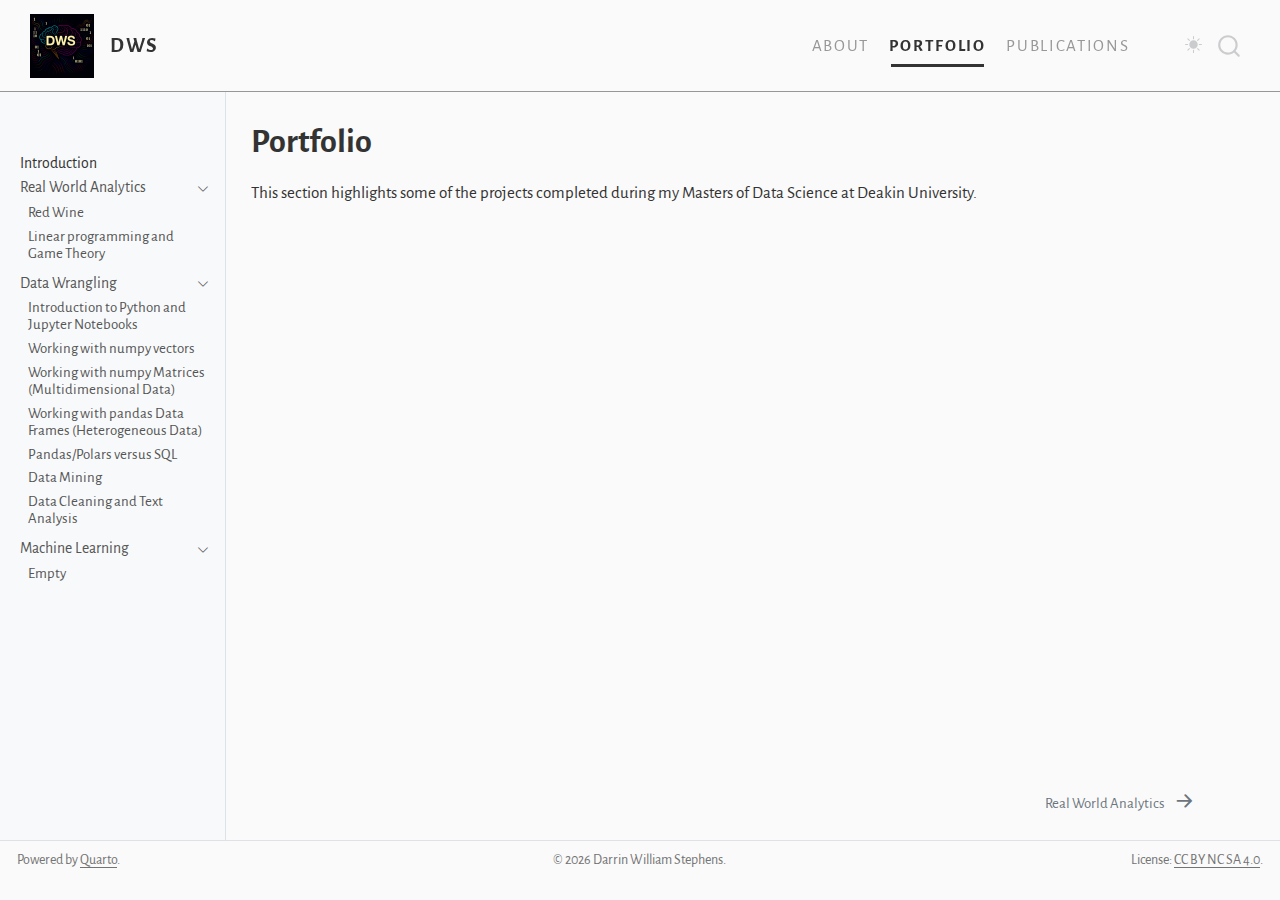
<file: docs/portfolio.html>
<!DOCTYPE html>
<html xmlns="http://www.w3.org/1999/xhtml" lang="en-GB" xml:lang="en-GB"><head>

<meta charset="utf-8">
<meta name="generator" content="quarto-1.7.31">

<meta name="viewport" content="width=device-width, initial-scale=1.0, user-scalable=yes">


<title>Portfolio – DWS</title>
<style>
code{white-space: pre-wrap;}
span.smallcaps{font-variant: small-caps;}
div.columns{display: flex; gap: min(4vw, 1.5em);}
div.column{flex: auto; overflow-x: auto;}
div.hanging-indent{margin-left: 1.5em; text-indent: -1.5em;}
ul.task-list{list-style: none;}
ul.task-list li input[type="checkbox"] {
  width: 0.8em;
  margin: 0 0.8em 0.2em -1em; /* quarto-specific, see https://github.com/quarto-dev/quarto-cli/issues/4556 */ 
  vertical-align: middle;
}
</style>


<script src="site_libs/quarto-nav/quarto-nav.js"></script>
<script src="site_libs/quarto-nav/headroom.min.js"></script>
<script src="site_libs/clipboard/clipboard.min.js"></script>
<script src="site_libs/quarto-search/autocomplete.umd.js"></script>
<script src="site_libs/quarto-search/fuse.min.js"></script>
<script src="site_libs/quarto-search/quarto-search.js"></script>
<meta name="quarto:offset" content="./">
<link href="./real_world_analytics.html" rel="next">
<script src="site_libs/quarto-html/quarto.js" type="module"></script>
<script src="site_libs/quarto-html/tabsets/tabsets.js" type="module"></script>
<script src="site_libs/quarto-html/popper.min.js"></script>
<script src="site_libs/quarto-html/tippy.umd.min.js"></script>
<script src="site_libs/quarto-html/anchor.min.js"></script>
<link href="site_libs/quarto-html/tippy.css" rel="stylesheet">
<link href="site_libs/quarto-html/quarto-syntax-highlighting-4a990d8dcb58f517c7c86712b8f2ac7c.css" rel="stylesheet" class="quarto-color-scheme" id="quarto-text-highlighting-styles">
<link href="site_libs/quarto-html/quarto-syntax-highlighting-dark-46f4cc9626f044588a66931b604fc9c8.css" rel="stylesheet" class="quarto-color-scheme quarto-color-alternate" id="quarto-text-highlighting-styles">
<link href="site_libs/quarto-html/quarto-syntax-highlighting-4a990d8dcb58f517c7c86712b8f2ac7c.css" rel="stylesheet" class="quarto-color-scheme-extra" id="quarto-text-highlighting-styles">
<script src="site_libs/bootstrap/bootstrap.min.js"></script>
<link href="site_libs/bootstrap/bootstrap-icons.css" rel="stylesheet">
<link href="site_libs/bootstrap/bootstrap-21f8cd6094585e260519947556241a12.min.css" rel="stylesheet" append-hash="true" class="quarto-color-scheme" id="quarto-bootstrap" data-mode="light">
<link href="site_libs/bootstrap/bootstrap-dark-145fe0d1efd24aec0418ad41d9eec7c6.min.css" rel="stylesheet" append-hash="true" class="quarto-color-scheme quarto-color-alternate" id="quarto-bootstrap" data-mode="dark">
<link href="site_libs/bootstrap/bootstrap-21f8cd6094585e260519947556241a12.min.css" rel="stylesheet" append-hash="true" class="quarto-color-scheme-extra" id="quarto-bootstrap" data-mode="light">
<script src="site_libs/quarto-contrib/iconify-3.0.0/iconify-icon.min.js"></script>
<script id="quarto-search-options" type="application/json">{
  "location": "navbar",
  "copy-button": false,
  "collapse-after": 3,
  "panel-placement": "end",
  "type": "overlay",
  "limit": 50,
  "keyboard-shortcut": [
    "f",
    "/",
    "s"
  ],
  "show-item-context": false,
  "language": {
    "search-no-results-text": "No results",
    "search-matching-documents-text": "matching documents",
    "search-copy-link-title": "Copy link to search",
    "search-hide-matches-text": "Hide additional matches",
    "search-more-match-text": "more match in this document",
    "search-more-matches-text": "more matches in this document",
    "search-clear-button-title": "Clear",
    "search-text-placeholder": "",
    "search-detached-cancel-button-title": "Cancel",
    "search-submit-button-title": "Submit",
    "search-label": "Search"
  }
}</script>


</head>

<body class="nav-sidebar docked nav-fixed fullcontent quarto-light"><script id="quarto-html-before-body" type="application/javascript">
    const toggleBodyColorMode = (bsSheetEl) => {
      const mode = bsSheetEl.getAttribute("data-mode");
      const bodyEl = window.document.querySelector("body");
      if (mode === "dark") {
        bodyEl.classList.add("quarto-dark");
        bodyEl.classList.remove("quarto-light");
      } else {
        bodyEl.classList.add("quarto-light");
        bodyEl.classList.remove("quarto-dark");
      }
    }
    const toggleBodyColorPrimary = () => {
      const bsSheetEl = window.document.querySelector("link#quarto-bootstrap:not([rel=disabled-stylesheet])");
      if (bsSheetEl) {
        toggleBodyColorMode(bsSheetEl);
      }
    }
    const setColorSchemeToggle = (alternate) => {
      const toggles = window.document.querySelectorAll('.quarto-color-scheme-toggle');
      for (let i=0; i < toggles.length; i++) {
        const toggle = toggles[i];
        if (toggle) {
          if (alternate) {
            toggle.classList.add("alternate");
          } else {
            toggle.classList.remove("alternate");
          }
        }
      }
    };
    const toggleColorMode = (alternate) => {
      // Switch the stylesheets
      const primaryStylesheets = window.document.querySelectorAll('link.quarto-color-scheme:not(.quarto-color-alternate)');
      const alternateStylesheets = window.document.querySelectorAll('link.quarto-color-scheme.quarto-color-alternate');
      manageTransitions('#quarto-margin-sidebar .nav-link', false);
      if (alternate) {
        // note: dark is layered on light, we don't disable primary!
        enableStylesheet(alternateStylesheets);
        for (const sheetNode of alternateStylesheets) {
          if (sheetNode.id === "quarto-bootstrap") {
            toggleBodyColorMode(sheetNode);
          }
        }
      } else {
        disableStylesheet(alternateStylesheets);
        enableStylesheet(primaryStylesheets)
        toggleBodyColorPrimary();
      }
      manageTransitions('#quarto-margin-sidebar .nav-link', true);
      // Switch the toggles
      setColorSchemeToggle(alternate)
      // Hack to workaround the fact that safari doesn't
      // properly recolor the scrollbar when toggling (#1455)
      if (navigator.userAgent.indexOf('Safari') > 0 && navigator.userAgent.indexOf('Chrome') == -1) {
        manageTransitions("body", false);
        window.scrollTo(0, 1);
        setTimeout(() => {
          window.scrollTo(0, 0);
          manageTransitions("body", true);
        }, 40);
      }
    }
    const disableStylesheet = (stylesheets) => {
      for (let i=0; i < stylesheets.length; i++) {
        const stylesheet = stylesheets[i];
        stylesheet.rel = 'disabled-stylesheet';
      }
    }
    const enableStylesheet = (stylesheets) => {
      for (let i=0; i < stylesheets.length; i++) {
        const stylesheet = stylesheets[i];
        if(stylesheet.rel !== 'stylesheet') { // for Chrome, which will still FOUC without this check
          stylesheet.rel = 'stylesheet';
        }
      }
    }
    const manageTransitions = (selector, allowTransitions) => {
      const els = window.document.querySelectorAll(selector);
      for (let i=0; i < els.length; i++) {
        const el = els[i];
        if (allowTransitions) {
          el.classList.remove('notransition');
        } else {
          el.classList.add('notransition');
        }
      }
    }
    const isFileUrl = () => {
      return window.location.protocol === 'file:';
    }
    const hasAlternateSentinel = () => {
      let styleSentinel = getColorSchemeSentinel();
      if (styleSentinel !== null) {
        return styleSentinel === "alternate";
      } else {
        return false;
      }
    }
    const setStyleSentinel = (alternate) => {
      const value = alternate ? "alternate" : "default";
      if (!isFileUrl()) {
        window.localStorage.setItem("quarto-color-scheme", value);
      } else {
        localAlternateSentinel = value;
      }
    }
    const getColorSchemeSentinel = () => {
      if (!isFileUrl()) {
        const storageValue = window.localStorage.getItem("quarto-color-scheme");
        return storageValue != null ? storageValue : localAlternateSentinel;
      } else {
        return localAlternateSentinel;
      }
    }
    const toggleGiscusIfUsed = (isAlternate, darkModeDefault) => {
      const baseTheme = document.querySelector('#giscus-base-theme')?.value ?? 'light';
      const alternateTheme = document.querySelector('#giscus-alt-theme')?.value ?? 'dark';
      let newTheme = '';
      if(authorPrefersDark) {
        newTheme = isAlternate ? baseTheme : alternateTheme;
      } else {
        newTheme = isAlternate ? alternateTheme : baseTheme;
      }
      const changeGiscusTheme = () => {
        // From: https://github.com/giscus/giscus/issues/336
        const sendMessage = (message) => {
          const iframe = document.querySelector('iframe.giscus-frame');
          if (!iframe) return;
          iframe.contentWindow.postMessage({ giscus: message }, 'https://giscus.app');
        }
        sendMessage({
          setConfig: {
            theme: newTheme
          }
        });
      }
      const isGiscussLoaded = window.document.querySelector('iframe.giscus-frame') !== null;
      if (isGiscussLoaded) {
        changeGiscusTheme();
      }
    };
    const authorPrefersDark = false;
    const darkModeDefault = authorPrefersDark;
      document.querySelector('link#quarto-text-highlighting-styles.quarto-color-scheme-extra').rel = 'disabled-stylesheet';
      document.querySelector('link#quarto-bootstrap.quarto-color-scheme-extra').rel = 'disabled-stylesheet';
    let localAlternateSentinel = darkModeDefault ? 'alternate' : 'default';
    // Dark / light mode switch
    window.quartoToggleColorScheme = () => {
      // Read the current dark / light value
      let toAlternate = !hasAlternateSentinel();
      toggleColorMode(toAlternate);
      setStyleSentinel(toAlternate);
      toggleGiscusIfUsed(toAlternate, darkModeDefault);
      window.dispatchEvent(new Event('resize'));
    };
    // Switch to dark mode if need be
    if (hasAlternateSentinel()) {
      toggleColorMode(true);
    } else {
      toggleColorMode(false);
    }
  </script>

<div id="quarto-search-results"></div>
  <header id="quarto-header" class="headroom fixed-top">
    <nav class="navbar navbar-expand-lg " data-bs-theme="dark">
      <div class="navbar-container container-fluid">
      <div class="navbar-brand-container mx-auto">
    <a href="./index.html" class="navbar-brand navbar-brand-logo">
    <img src="./assets/images/logo.png" alt="Darrin Stephens logo" class="navbar-logo">
    </a>
    <a class="navbar-brand" href="./index.html">
    <span class="navbar-title">DWS</span>
    </a>
  </div>
            <div id="quarto-search" class="" title="Search"></div>
          <button class="navbar-toggler" type="button" data-bs-toggle="collapse" data-bs-target="#navbarCollapse" aria-controls="navbarCollapse" role="menu" aria-expanded="false" aria-label="Toggle navigation" onclick="if (window.quartoToggleHeadroom) { window.quartoToggleHeadroom(); }">
  <span class="navbar-toggler-icon"></span>
</button>
          <div class="collapse navbar-collapse" id="navbarCollapse">
            <ul class="navbar-nav navbar-nav-scroll ms-auto">
  <li class="nav-item">
    <a class="nav-link" href="./index.html"> 
<span class="menu-text">About</span></a>
  </li>  
  <li class="nav-item">
    <a class="nav-link active" href="./portfolio.html" aria-current="page"> 
<span class="menu-text">Portfolio</span></a>
  </li>  
  <li class="nav-item">
    <a class="nav-link" href="./publications.html"> 
<span class="menu-text">Publications</span></a>
  </li>  
  <li class="nav-item">
    <a class="nav-link" href="https://www.linkedin.com/in/darrin-stephens"> 
<span class="menu-text"><iconify-icon role="img" inline="" icon="fa7-brands:linkedin" aria-label="LinkedIn" title="LinkedIn"></iconify-icon></span></a>
  </li>  
  <li class="nav-item">
    <a class="nav-link" href="https://github.com/dwstephens"> 
<span class="menu-text"><iconify-icon role="img" inline="" icon="octicon:mark-github-16" aria-label="GitHub" title="GitHub"></iconify-icon></span></a>
  </li>  
</ul>
          </div> <!-- /navcollapse -->
            <div class="quarto-navbar-tools">
  <a href="" class="quarto-color-scheme-toggle quarto-navigation-tool  px-1" onclick="window.quartoToggleColorScheme(); return false;" title="Toggle dark mode"><i class="bi"></i></a>
</div>
      </div> <!-- /container-fluid -->
    </nav>
  <nav class="quarto-secondary-nav">
    <div class="container-fluid d-flex">
      <button type="button" class="quarto-btn-toggle btn" data-bs-toggle="collapse" role="button" data-bs-target=".quarto-sidebar-collapse-item" aria-controls="quarto-sidebar" aria-expanded="false" aria-label="Toggle sidebar navigation" onclick="if (window.quartoToggleHeadroom) { window.quartoToggleHeadroom(); }">
        <i class="bi bi-layout-text-sidebar-reverse"></i>
      </button>
        <nav class="quarto-page-breadcrumbs" aria-label="breadcrumb"><ol class="breadcrumb"><li class="breadcrumb-item"><a href="./portfolio.html">Introduction</a></li></ol></nav>
        <a class="flex-grow-1" role="navigation" data-bs-toggle="collapse" data-bs-target=".quarto-sidebar-collapse-item" aria-controls="quarto-sidebar" aria-expanded="false" aria-label="Toggle sidebar navigation" onclick="if (window.quartoToggleHeadroom) { window.quartoToggleHeadroom(); }">      
        </a>
      <button type="button" class="btn quarto-search-button" aria-label="Search" onclick="window.quartoOpenSearch();">
        <i class="bi bi-search"></i>
      </button>
    </div>
  </nav>
</header>
<!-- content -->
<div id="quarto-content" class="quarto-container page-columns page-rows-contents page-layout-article page-navbar">
<!-- sidebar -->
  <nav id="quarto-sidebar" class="sidebar collapse collapse-horizontal quarto-sidebar-collapse-item sidebar-navigation docked overflow-auto">
        <div class="mt-2 flex-shrink-0 align-items-center">
        <div class="sidebar-search">
        <div id="quarto-search" class="" title="Search"></div>
        </div>
        </div>
    <div class="sidebar-menu-container"> 
    <ul class="list-unstyled mt-1">
        <li class="sidebar-item">
  <div class="sidebar-item-container"> 
  <a href="./portfolio.html" class="sidebar-item-text sidebar-link active">
 <span class="menu-text">Introduction</span></a>
  </div>
</li>
        <li class="sidebar-item sidebar-item-section">
      <div class="sidebar-item-container"> 
            <a href="./real_world_analytics.html" class="sidebar-item-text sidebar-link">
 <span class="menu-text">Real World Analytics</span></a>
          <a class="sidebar-item-toggle text-start" data-bs-toggle="collapse" data-bs-target="#quarto-sidebar-section-1" role="navigation" aria-expanded="true" aria-label="Toggle section">
            <i class="bi bi-chevron-right ms-2"></i>
          </a> 
      </div>
      <ul id="quarto-sidebar-section-1" class="collapse list-unstyled sidebar-section depth1 show">  
          <li class="sidebar-item">
  <div class="sidebar-item-container"> 
  <a href="./portfolio/ra/a2/sit718_a2.html" class="sidebar-item-text sidebar-link">
 <span class="menu-text">Red Wine</span></a>
  </div>
</li>
          <li class="sidebar-item">
  <div class="sidebar-item-container"> 
  <a href="./portfolio/ra/a3/sit718_a3.html" class="sidebar-item-text sidebar-link">
 <span class="menu-text">Linear programming and Game Theory</span></a>
  </div>
</li>
      </ul>
  </li>
        <li class="sidebar-item sidebar-item-section">
      <div class="sidebar-item-container"> 
            <a href="./data_wrangling.html" class="sidebar-item-text sidebar-link">
 <span class="menu-text">Data Wrangling</span></a>
          <a class="sidebar-item-toggle text-start" data-bs-toggle="collapse" data-bs-target="#quarto-sidebar-section-2" role="navigation" aria-expanded="true" aria-label="Toggle section">
            <i class="bi bi-chevron-right ms-2"></i>
          </a> 
      </div>
      <ul id="quarto-sidebar-section-2" class="collapse list-unstyled sidebar-section depth1 show">  
          <li class="sidebar-item">
  <div class="sidebar-item-container"> 
  <a href="./portfolio/dw/Task1/Task_1P.html" class="sidebar-item-text sidebar-link">
 <span class="menu-text">Introduction to Python and Jupyter Notebooks</span></a>
  </div>
</li>
          <li class="sidebar-item">
  <div class="sidebar-item-container"> 
  <a href="./portfolio/dw/Task2/Task_2P.html" class="sidebar-item-text sidebar-link">
 <span class="menu-text">Working with numpy vectors</span></a>
  </div>
</li>
          <li class="sidebar-item">
  <div class="sidebar-item-container"> 
  <a href="./portfolio/dw/Task3/Task_3P.html" class="sidebar-item-text sidebar-link">
 <span class="menu-text">Working with numpy Matrices (Multidimensional Data)</span></a>
  </div>
</li>
          <li class="sidebar-item">
  <div class="sidebar-item-container"> 
  <a href="./portfolio/dw/Task4/Task_4P.html" class="sidebar-item-text sidebar-link">
 <span class="menu-text">Working with pandas Data Frames (Heterogeneous Data)</span></a>
  </div>
</li>
          <li class="sidebar-item">
  <div class="sidebar-item-container"> 
  <a href="./portfolio/dw/Task6/Task_6D.html" class="sidebar-item-text sidebar-link">
 <span class="menu-text">Pandas/Polars versus SQL</span></a>
  </div>
</li>
          <li class="sidebar-item">
  <div class="sidebar-item-container"> 
  <a href="./portfolio/dw/Task7/Task_7HD.html" class="sidebar-item-text sidebar-link">
 <span class="menu-text">Data Mining</span></a>
  </div>
</li>
          <li class="sidebar-item">
  <div class="sidebar-item-container"> 
  <a href="./portfolio/dw/Task8/Task_8HD.html" class="sidebar-item-text sidebar-link">
 <span class="menu-text">Data Cleaning and Text Analysis</span></a>
  </div>
</li>
      </ul>
  </li>
        <li class="sidebar-item sidebar-item-section">
      <div class="sidebar-item-container"> 
            <a class="sidebar-item-text sidebar-link text-start" data-bs-toggle="collapse" data-bs-target="#quarto-sidebar-section-3" role="navigation" aria-expanded="true">
 <span class="menu-text">Machine Learning</span></a>
          <a class="sidebar-item-toggle text-start" data-bs-toggle="collapse" data-bs-target="#quarto-sidebar-section-3" role="navigation" aria-expanded="true" aria-label="Toggle section">
            <i class="bi bi-chevron-right ms-2"></i>
          </a> 
      </div>
      <ul id="quarto-sidebar-section-3" class="collapse list-unstyled sidebar-section depth1 show">  
          <li class="sidebar-item">
  <div class="sidebar-item-container"> 
  <a href="./portfolio/ml/empty.html" class="sidebar-item-text sidebar-link">
 <span class="menu-text">Empty</span></a>
  </div>
</li>
      </ul>
  </li>
    </ul>
    </div>
</nav>
<div id="quarto-sidebar-glass" class="quarto-sidebar-collapse-item" data-bs-toggle="collapse" data-bs-target=".quarto-sidebar-collapse-item"></div>
<!-- margin-sidebar -->
    
<!-- main -->
<main class="content" id="quarto-document-content">


<header id="title-block-header" class="quarto-title-block default">
<div class="quarto-title">
<h1 class="title">Portfolio</h1>
</div>



<div class="quarto-title-meta">

    
  
    
  </div>
  


</header>


<p>This section highlights some of the projects completed during my Masters of Data Science at Deakin University.</p>



<a onclick="window.scrollTo(0, 0); return false;" role="button" id="quarto-back-to-top"><i class="bi bi-arrow-up"></i> Back to top</a></main> <!-- /main -->
<script id="quarto-html-after-body" type="application/javascript">
  window.document.addEventListener("DOMContentLoaded", function (event) {
    // Ensure there is a toggle, if there isn't float one in the top right
    if (window.document.querySelector('.quarto-color-scheme-toggle') === null) {
      const a = window.document.createElement('a');
      a.classList.add('top-right');
      a.classList.add('quarto-color-scheme-toggle');
      a.href = "";
      a.onclick = function() { try { window.quartoToggleColorScheme(); } catch {} return false; };
      const i = window.document.createElement("i");
      i.classList.add('bi');
      a.appendChild(i);
      window.document.body.appendChild(a);
    }
    setColorSchemeToggle(hasAlternateSentinel())
    const icon = "";
    const anchorJS = new window.AnchorJS();
    anchorJS.options = {
      placement: 'right',
      icon: icon
    };
    anchorJS.add('.anchored');
    const isCodeAnnotation = (el) => {
      for (const clz of el.classList) {
        if (clz.startsWith('code-annotation-')) {                     
          return true;
        }
      }
      return false;
    }
    const onCopySuccess = function(e) {
      // button target
      const button = e.trigger;
      // don't keep focus
      button.blur();
      // flash "checked"
      button.classList.add('code-copy-button-checked');
      var currentTitle = button.getAttribute("title");
      button.setAttribute("title", "Copied!");
      let tooltip;
      if (window.bootstrap) {
        button.setAttribute("data-bs-toggle", "tooltip");
        button.setAttribute("data-bs-placement", "left");
        button.setAttribute("data-bs-title", "Copied!");
        tooltip = new bootstrap.Tooltip(button, 
          { trigger: "manual", 
            customClass: "code-copy-button-tooltip",
            offset: [0, -8]});
        tooltip.show();    
      }
      setTimeout(function() {
        if (tooltip) {
          tooltip.hide();
          button.removeAttribute("data-bs-title");
          button.removeAttribute("data-bs-toggle");
          button.removeAttribute("data-bs-placement");
        }
        button.setAttribute("title", currentTitle);
        button.classList.remove('code-copy-button-checked');
      }, 1000);
      // clear code selection
      e.clearSelection();
    }
    const getTextToCopy = function(trigger) {
        const codeEl = trigger.previousElementSibling.cloneNode(true);
        for (const childEl of codeEl.children) {
          if (isCodeAnnotation(childEl)) {
            childEl.remove();
          }
        }
        return codeEl.innerText;
    }
    const clipboard = new window.ClipboardJS('.code-copy-button:not([data-in-quarto-modal])', {
      text: getTextToCopy
    });
    clipboard.on('success', onCopySuccess);
    if (window.document.getElementById('quarto-embedded-source-code-modal')) {
      const clipboardModal = new window.ClipboardJS('.code-copy-button[data-in-quarto-modal]', {
        text: getTextToCopy,
        container: window.document.getElementById('quarto-embedded-source-code-modal')
      });
      clipboardModal.on('success', onCopySuccess);
    }
    const viewSource = window.document.getElementById('quarto-view-source') ||
                       window.document.getElementById('quarto-code-tools-source');
    if (viewSource) {
      const sourceUrl = viewSource.getAttribute("data-quarto-source-url");
      viewSource.addEventListener("click", function(e) {
        if (sourceUrl) {
          // rstudio viewer pane
          if (/\bcapabilities=\b/.test(window.location)) {
            window.open(sourceUrl);
          } else {
            window.location.href = sourceUrl;
          }
        } else {
          const modal = new bootstrap.Modal(document.getElementById('quarto-embedded-source-code-modal'));
          modal.show();
        }
        return false;
      });
    }
    function toggleCodeHandler(show) {
      return function(e) {
        const detailsSrc = window.document.querySelectorAll(".cell > details > .sourceCode");
        for (let i=0; i<detailsSrc.length; i++) {
          const details = detailsSrc[i].parentElement;
          if (show) {
            details.open = true;
          } else {
            details.removeAttribute("open");
          }
        }
        const cellCodeDivs = window.document.querySelectorAll(".cell > .sourceCode");
        const fromCls = show ? "hidden" : "unhidden";
        const toCls = show ? "unhidden" : "hidden";
        for (let i=0; i<cellCodeDivs.length; i++) {
          const codeDiv = cellCodeDivs[i];
          if (codeDiv.classList.contains(fromCls)) {
            codeDiv.classList.remove(fromCls);
            codeDiv.classList.add(toCls);
          } 
        }
        return false;
      }
    }
    const hideAllCode = window.document.getElementById("quarto-hide-all-code");
    if (hideAllCode) {
      hideAllCode.addEventListener("click", toggleCodeHandler(false));
    }
    const showAllCode = window.document.getElementById("quarto-show-all-code");
    if (showAllCode) {
      showAllCode.addEventListener("click", toggleCodeHandler(true));
    }
      var localhostRegex = new RegExp(/^(?:http|https):\/\/localhost\:?[0-9]*\//);
      var mailtoRegex = new RegExp(/^mailto:/);
        var filterRegex = new RegExp('/' + window.location.host + '/');
      var isInternal = (href) => {
          return filterRegex.test(href) || localhostRegex.test(href) || mailtoRegex.test(href);
      }
      // Inspect non-navigation links and adorn them if external
     var links = window.document.querySelectorAll('a[href]:not(.nav-link):not(.navbar-brand):not(.toc-action):not(.sidebar-link):not(.sidebar-item-toggle):not(.pagination-link):not(.no-external):not([aria-hidden]):not(.dropdown-item):not(.quarto-navigation-tool):not(.about-link)');
      for (var i=0; i<links.length; i++) {
        const link = links[i];
        if (!isInternal(link.href)) {
          // undo the damage that might have been done by quarto-nav.js in the case of
          // links that we want to consider external
          if (link.dataset.originalHref !== undefined) {
            link.href = link.dataset.originalHref;
          }
            // target, if specified
            link.setAttribute("target", "_blank");
            if (link.getAttribute("rel") === null) {
              link.setAttribute("rel", "noopener");
            }
        }
      }
    function tippyHover(el, contentFn, onTriggerFn, onUntriggerFn) {
      const config = {
        allowHTML: true,
        maxWidth: 500,
        delay: 100,
        arrow: false,
        appendTo: function(el) {
            return el.parentElement;
        },
        interactive: true,
        interactiveBorder: 10,
        theme: 'quarto',
        placement: 'bottom-start',
      };
      if (contentFn) {
        config.content = contentFn;
      }
      if (onTriggerFn) {
        config.onTrigger = onTriggerFn;
      }
      if (onUntriggerFn) {
        config.onUntrigger = onUntriggerFn;
      }
      window.tippy(el, config); 
    }
    const noterefs = window.document.querySelectorAll('a[role="doc-noteref"]');
    for (var i=0; i<noterefs.length; i++) {
      const ref = noterefs[i];
      tippyHover(ref, function() {
        // use id or data attribute instead here
        let href = ref.getAttribute('data-footnote-href') || ref.getAttribute('href');
        try { href = new URL(href).hash; } catch {}
        const id = href.replace(/^#\/?/, "");
        const note = window.document.getElementById(id);
        if (note) {
          return note.innerHTML;
        } else {
          return "";
        }
      });
    }
    const xrefs = window.document.querySelectorAll('a.quarto-xref');
    const processXRef = (id, note) => {
      // Strip column container classes
      const stripColumnClz = (el) => {
        el.classList.remove("page-full", "page-columns");
        if (el.children) {
          for (const child of el.children) {
            stripColumnClz(child);
          }
        }
      }
      stripColumnClz(note)
      if (id === null || id.startsWith('sec-')) {
        // Special case sections, only their first couple elements
        const container = document.createElement("div");
        if (note.children && note.children.length > 2) {
          container.appendChild(note.children[0].cloneNode(true));
          for (let i = 1; i < note.children.length; i++) {
            const child = note.children[i];
            if (child.tagName === "P" && child.innerText === "") {
              continue;
            } else {
              container.appendChild(child.cloneNode(true));
              break;
            }
          }
          if (window.Quarto?.typesetMath) {
            window.Quarto.typesetMath(container);
          }
          return container.innerHTML
        } else {
          if (window.Quarto?.typesetMath) {
            window.Quarto.typesetMath(note);
          }
          return note.innerHTML;
        }
      } else {
        // Remove any anchor links if they are present
        const anchorLink = note.querySelector('a.anchorjs-link');
        if (anchorLink) {
          anchorLink.remove();
        }
        if (window.Quarto?.typesetMath) {
          window.Quarto.typesetMath(note);
        }
        if (note.classList.contains("callout")) {
          return note.outerHTML;
        } else {
          return note.innerHTML;
        }
      }
    }
    for (var i=0; i<xrefs.length; i++) {
      const xref = xrefs[i];
      tippyHover(xref, undefined, function(instance) {
        instance.disable();
        let url = xref.getAttribute('href');
        let hash = undefined; 
        if (url.startsWith('#')) {
          hash = url;
        } else {
          try { hash = new URL(url).hash; } catch {}
        }
        if (hash) {
          const id = hash.replace(/^#\/?/, "");
          const note = window.document.getElementById(id);
          if (note !== null) {
            try {
              const html = processXRef(id, note.cloneNode(true));
              instance.setContent(html);
            } finally {
              instance.enable();
              instance.show();
            }
          } else {
            // See if we can fetch this
            fetch(url.split('#')[0])
            .then(res => res.text())
            .then(html => {
              const parser = new DOMParser();
              const htmlDoc = parser.parseFromString(html, "text/html");
              const note = htmlDoc.getElementById(id);
              if (note !== null) {
                const html = processXRef(id, note);
                instance.setContent(html);
              } 
            }).finally(() => {
              instance.enable();
              instance.show();
            });
          }
        } else {
          // See if we can fetch a full url (with no hash to target)
          // This is a special case and we should probably do some content thinning / targeting
          fetch(url)
          .then(res => res.text())
          .then(html => {
            const parser = new DOMParser();
            const htmlDoc = parser.parseFromString(html, "text/html");
            const note = htmlDoc.querySelector('main.content');
            if (note !== null) {
              // This should only happen for chapter cross references
              // (since there is no id in the URL)
              // remove the first header
              if (note.children.length > 0 && note.children[0].tagName === "HEADER") {
                note.children[0].remove();
              }
              const html = processXRef(null, note);
              instance.setContent(html);
            } 
          }).finally(() => {
            instance.enable();
            instance.show();
          });
        }
      }, function(instance) {
      });
    }
        let selectedAnnoteEl;
        const selectorForAnnotation = ( cell, annotation) => {
          let cellAttr = 'data-code-cell="' + cell + '"';
          let lineAttr = 'data-code-annotation="' +  annotation + '"';
          const selector = 'span[' + cellAttr + '][' + lineAttr + ']';
          return selector;
        }
        const selectCodeLines = (annoteEl) => {
          const doc = window.document;
          const targetCell = annoteEl.getAttribute("data-target-cell");
          const targetAnnotation = annoteEl.getAttribute("data-target-annotation");
          const annoteSpan = window.document.querySelector(selectorForAnnotation(targetCell, targetAnnotation));
          const lines = annoteSpan.getAttribute("data-code-lines").split(",");
          const lineIds = lines.map((line) => {
            return targetCell + "-" + line;
          })
          let top = null;
          let height = null;
          let parent = null;
          if (lineIds.length > 0) {
              //compute the position of the single el (top and bottom and make a div)
              const el = window.document.getElementById(lineIds[0]);
              top = el.offsetTop;
              height = el.offsetHeight;
              parent = el.parentElement.parentElement;
            if (lineIds.length > 1) {
              const lastEl = window.document.getElementById(lineIds[lineIds.length - 1]);
              const bottom = lastEl.offsetTop + lastEl.offsetHeight;
              height = bottom - top;
            }
            if (top !== null && height !== null && parent !== null) {
              // cook up a div (if necessary) and position it 
              let div = window.document.getElementById("code-annotation-line-highlight");
              if (div === null) {
                div = window.document.createElement("div");
                div.setAttribute("id", "code-annotation-line-highlight");
                div.style.position = 'absolute';
                parent.appendChild(div);
              }
              div.style.top = top - 2 + "px";
              div.style.height = height + 4 + "px";
              div.style.left = 0;
              let gutterDiv = window.document.getElementById("code-annotation-line-highlight-gutter");
              if (gutterDiv === null) {
                gutterDiv = window.document.createElement("div");
                gutterDiv.setAttribute("id", "code-annotation-line-highlight-gutter");
                gutterDiv.style.position = 'absolute';
                const codeCell = window.document.getElementById(targetCell);
                const gutter = codeCell.querySelector('.code-annotation-gutter');
                gutter.appendChild(gutterDiv);
              }
              gutterDiv.style.top = top - 2 + "px";
              gutterDiv.style.height = height + 4 + "px";
            }
            selectedAnnoteEl = annoteEl;
          }
        };
        const unselectCodeLines = () => {
          const elementsIds = ["code-annotation-line-highlight", "code-annotation-line-highlight-gutter"];
          elementsIds.forEach((elId) => {
            const div = window.document.getElementById(elId);
            if (div) {
              div.remove();
            }
          });
          selectedAnnoteEl = undefined;
        };
          // Handle positioning of the toggle
      window.addEventListener(
        "resize",
        throttle(() => {
          elRect = undefined;
          if (selectedAnnoteEl) {
            selectCodeLines(selectedAnnoteEl);
          }
        }, 10)
      );
      function throttle(fn, ms) {
      let throttle = false;
      let timer;
        return (...args) => {
          if(!throttle) { // first call gets through
              fn.apply(this, args);
              throttle = true;
          } else { // all the others get throttled
              if(timer) clearTimeout(timer); // cancel #2
              timer = setTimeout(() => {
                fn.apply(this, args);
                timer = throttle = false;
              }, ms);
          }
        };
      }
        // Attach click handler to the DT
        const annoteDls = window.document.querySelectorAll('dt[data-target-cell]');
        for (const annoteDlNode of annoteDls) {
          annoteDlNode.addEventListener('click', (event) => {
            const clickedEl = event.target;
            if (clickedEl !== selectedAnnoteEl) {
              unselectCodeLines();
              const activeEl = window.document.querySelector('dt[data-target-cell].code-annotation-active');
              if (activeEl) {
                activeEl.classList.remove('code-annotation-active');
              }
              selectCodeLines(clickedEl);
              clickedEl.classList.add('code-annotation-active');
            } else {
              // Unselect the line
              unselectCodeLines();
              clickedEl.classList.remove('code-annotation-active');
            }
          });
        }
    const findCites = (el) => {
      const parentEl = el.parentElement;
      if (parentEl) {
        const cites = parentEl.dataset.cites;
        if (cites) {
          return {
            el,
            cites: cites.split(' ')
          };
        } else {
          return findCites(el.parentElement)
        }
      } else {
        return undefined;
      }
    };
    var bibliorefs = window.document.querySelectorAll('a[role="doc-biblioref"]');
    for (var i=0; i<bibliorefs.length; i++) {
      const ref = bibliorefs[i];
      const citeInfo = findCites(ref);
      if (citeInfo) {
        tippyHover(citeInfo.el, function() {
          var popup = window.document.createElement('div');
          citeInfo.cites.forEach(function(cite) {
            var citeDiv = window.document.createElement('div');
            citeDiv.classList.add('hanging-indent');
            citeDiv.classList.add('csl-entry');
            var biblioDiv = window.document.getElementById('ref-' + cite);
            if (biblioDiv) {
              citeDiv.innerHTML = biblioDiv.innerHTML;
            }
            popup.appendChild(citeDiv);
          });
          return popup.innerHTML;
        });
      }
    }
  });
  </script>
<nav class="page-navigation">
  <div class="nav-page nav-page-previous">
  </div>
  <div class="nav-page nav-page-next">
      <a href="./real_world_analytics.html" class="pagination-link" aria-label="Real World Analytics">
        <span class="nav-page-text">Real World Analytics</span> <i class="bi bi-arrow-right-short"></i>
      </a>
  </div>
</nav>
</div> <!-- /content -->
<footer class="footer">
  <div class="nav-footer">
    <div class="nav-footer-left">
<p>Powered by <a href="https://quarto.org">Quarto</a>.</p>
</div>   
    <div class="nav-footer-center">
<p>© <span id="current-year"></span> Darrin William Stephens.</p>
</div>
    <div class="nav-footer-right">
<p>License: <a href="https://creativecommons.org/licenses/by-nc-sa/4.0">CC BY NC SA 4.0</a>.</p>
</div>
  </div>
</footer>
<script type="text/javascript">
document.addEventListener("DOMContentLoaded", function() {
  const currentYear = new Date().getFullYear();
  document.getElementById('current-year').textContent = currentYear;
});
</script>




</body></html>
</file>
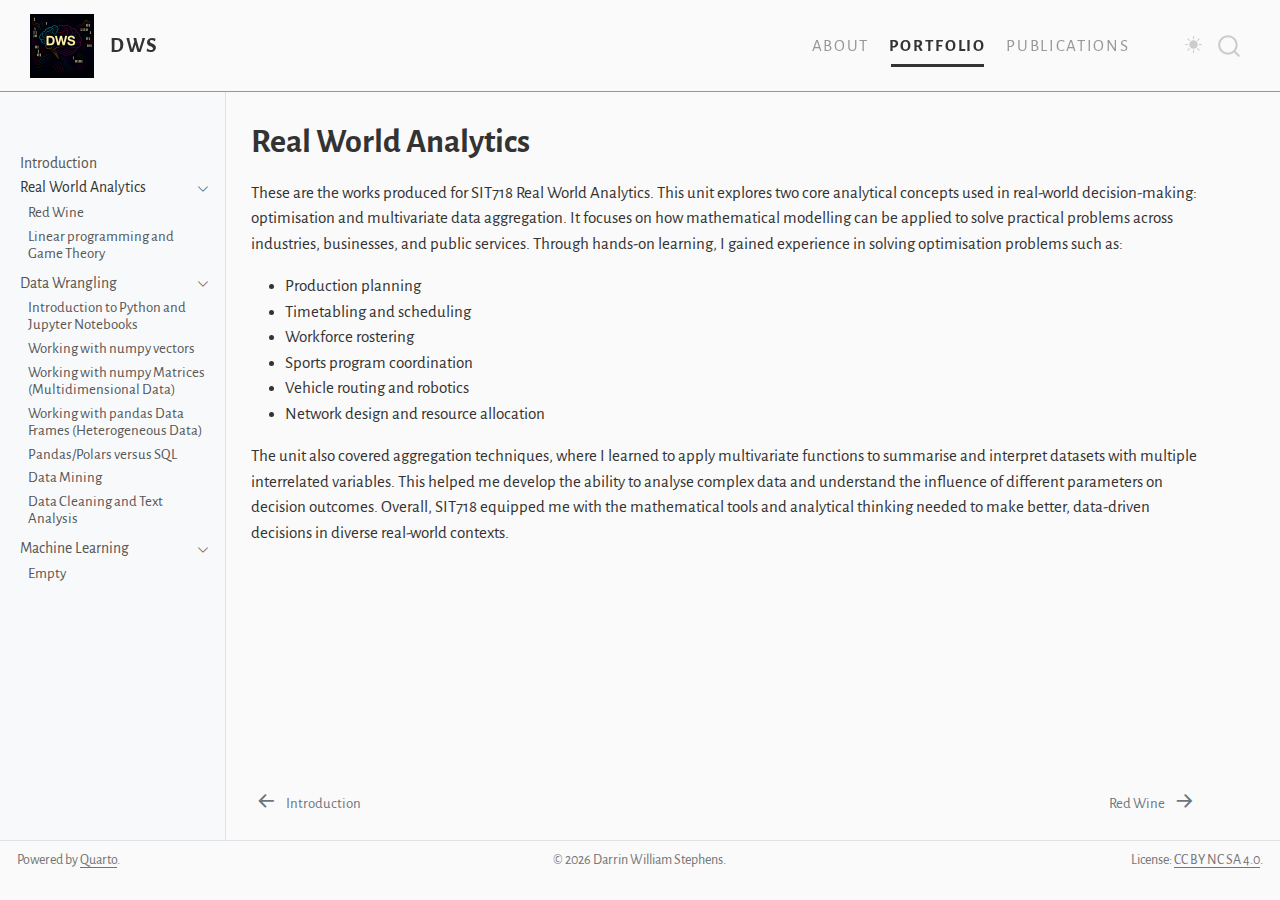
<file: docs/real_world_analytics.html>
<!DOCTYPE html>
<html xmlns="http://www.w3.org/1999/xhtml" lang="en-GB" xml:lang="en-GB"><head>

<meta charset="utf-8">
<meta name="generator" content="quarto-1.7.31">

<meta name="viewport" content="width=device-width, initial-scale=1.0, user-scalable=yes">


<title>Real World Analytics – DWS</title>
<style>
code{white-space: pre-wrap;}
span.smallcaps{font-variant: small-caps;}
div.columns{display: flex; gap: min(4vw, 1.5em);}
div.column{flex: auto; overflow-x: auto;}
div.hanging-indent{margin-left: 1.5em; text-indent: -1.5em;}
ul.task-list{list-style: none;}
ul.task-list li input[type="checkbox"] {
  width: 0.8em;
  margin: 0 0.8em 0.2em -1em; /* quarto-specific, see https://github.com/quarto-dev/quarto-cli/issues/4556 */ 
  vertical-align: middle;
}
</style>


<script src="site_libs/quarto-nav/quarto-nav.js"></script>
<script src="site_libs/quarto-nav/headroom.min.js"></script>
<script src="site_libs/clipboard/clipboard.min.js"></script>
<script src="site_libs/quarto-search/autocomplete.umd.js"></script>
<script src="site_libs/quarto-search/fuse.min.js"></script>
<script src="site_libs/quarto-search/quarto-search.js"></script>
<meta name="quarto:offset" content="./">
<link href="./portfolio/ra/a2/sit718_a2.html" rel="next">
<link href="./portfolio.html" rel="prev">
<script src="site_libs/quarto-html/quarto.js" type="module"></script>
<script src="site_libs/quarto-html/tabsets/tabsets.js" type="module"></script>
<script src="site_libs/quarto-html/popper.min.js"></script>
<script src="site_libs/quarto-html/tippy.umd.min.js"></script>
<script src="site_libs/quarto-html/anchor.min.js"></script>
<link href="site_libs/quarto-html/tippy.css" rel="stylesheet">
<link href="site_libs/quarto-html/quarto-syntax-highlighting-4a990d8dcb58f517c7c86712b8f2ac7c.css" rel="stylesheet" class="quarto-color-scheme" id="quarto-text-highlighting-styles">
<link href="site_libs/quarto-html/quarto-syntax-highlighting-dark-46f4cc9626f044588a66931b604fc9c8.css" rel="stylesheet" class="quarto-color-scheme quarto-color-alternate" id="quarto-text-highlighting-styles">
<link href="site_libs/quarto-html/quarto-syntax-highlighting-4a990d8dcb58f517c7c86712b8f2ac7c.css" rel="stylesheet" class="quarto-color-scheme-extra" id="quarto-text-highlighting-styles">
<script src="site_libs/bootstrap/bootstrap.min.js"></script>
<link href="site_libs/bootstrap/bootstrap-icons.css" rel="stylesheet">
<link href="site_libs/bootstrap/bootstrap-21f8cd6094585e260519947556241a12.min.css" rel="stylesheet" append-hash="true" class="quarto-color-scheme" id="quarto-bootstrap" data-mode="light">
<link href="site_libs/bootstrap/bootstrap-dark-145fe0d1efd24aec0418ad41d9eec7c6.min.css" rel="stylesheet" append-hash="true" class="quarto-color-scheme quarto-color-alternate" id="quarto-bootstrap" data-mode="dark">
<link href="site_libs/bootstrap/bootstrap-21f8cd6094585e260519947556241a12.min.css" rel="stylesheet" append-hash="true" class="quarto-color-scheme-extra" id="quarto-bootstrap" data-mode="light">
<script src="site_libs/quarto-contrib/iconify-3.0.0/iconify-icon.min.js"></script>
<script id="quarto-search-options" type="application/json">{
  "location": "navbar",
  "copy-button": false,
  "collapse-after": 3,
  "panel-placement": "end",
  "type": "overlay",
  "limit": 50,
  "keyboard-shortcut": [
    "f",
    "/",
    "s"
  ],
  "show-item-context": false,
  "language": {
    "search-no-results-text": "No results",
    "search-matching-documents-text": "matching documents",
    "search-copy-link-title": "Copy link to search",
    "search-hide-matches-text": "Hide additional matches",
    "search-more-match-text": "more match in this document",
    "search-more-matches-text": "more matches in this document",
    "search-clear-button-title": "Clear",
    "search-text-placeholder": "",
    "search-detached-cancel-button-title": "Cancel",
    "search-submit-button-title": "Submit",
    "search-label": "Search"
  }
}</script>


</head>

<body class="nav-sidebar docked nav-fixed fullcontent quarto-light"><script id="quarto-html-before-body" type="application/javascript">
    const toggleBodyColorMode = (bsSheetEl) => {
      const mode = bsSheetEl.getAttribute("data-mode");
      const bodyEl = window.document.querySelector("body");
      if (mode === "dark") {
        bodyEl.classList.add("quarto-dark");
        bodyEl.classList.remove("quarto-light");
      } else {
        bodyEl.classList.add("quarto-light");
        bodyEl.classList.remove("quarto-dark");
      }
    }
    const toggleBodyColorPrimary = () => {
      const bsSheetEl = window.document.querySelector("link#quarto-bootstrap:not([rel=disabled-stylesheet])");
      if (bsSheetEl) {
        toggleBodyColorMode(bsSheetEl);
      }
    }
    const setColorSchemeToggle = (alternate) => {
      const toggles = window.document.querySelectorAll('.quarto-color-scheme-toggle');
      for (let i=0; i < toggles.length; i++) {
        const toggle = toggles[i];
        if (toggle) {
          if (alternate) {
            toggle.classList.add("alternate");
          } else {
            toggle.classList.remove("alternate");
          }
        }
      }
    };
    const toggleColorMode = (alternate) => {
      // Switch the stylesheets
      const primaryStylesheets = window.document.querySelectorAll('link.quarto-color-scheme:not(.quarto-color-alternate)');
      const alternateStylesheets = window.document.querySelectorAll('link.quarto-color-scheme.quarto-color-alternate');
      manageTransitions('#quarto-margin-sidebar .nav-link', false);
      if (alternate) {
        // note: dark is layered on light, we don't disable primary!
        enableStylesheet(alternateStylesheets);
        for (const sheetNode of alternateStylesheets) {
          if (sheetNode.id === "quarto-bootstrap") {
            toggleBodyColorMode(sheetNode);
          }
        }
      } else {
        disableStylesheet(alternateStylesheets);
        enableStylesheet(primaryStylesheets)
        toggleBodyColorPrimary();
      }
      manageTransitions('#quarto-margin-sidebar .nav-link', true);
      // Switch the toggles
      setColorSchemeToggle(alternate)
      // Hack to workaround the fact that safari doesn't
      // properly recolor the scrollbar when toggling (#1455)
      if (navigator.userAgent.indexOf('Safari') > 0 && navigator.userAgent.indexOf('Chrome') == -1) {
        manageTransitions("body", false);
        window.scrollTo(0, 1);
        setTimeout(() => {
          window.scrollTo(0, 0);
          manageTransitions("body", true);
        }, 40);
      }
    }
    const disableStylesheet = (stylesheets) => {
      for (let i=0; i < stylesheets.length; i++) {
        const stylesheet = stylesheets[i];
        stylesheet.rel = 'disabled-stylesheet';
      }
    }
    const enableStylesheet = (stylesheets) => {
      for (let i=0; i < stylesheets.length; i++) {
        const stylesheet = stylesheets[i];
        if(stylesheet.rel !== 'stylesheet') { // for Chrome, which will still FOUC without this check
          stylesheet.rel = 'stylesheet';
        }
      }
    }
    const manageTransitions = (selector, allowTransitions) => {
      const els = window.document.querySelectorAll(selector);
      for (let i=0; i < els.length; i++) {
        const el = els[i];
        if (allowTransitions) {
          el.classList.remove('notransition');
        } else {
          el.classList.add('notransition');
        }
      }
    }
    const isFileUrl = () => {
      return window.location.protocol === 'file:';
    }
    const hasAlternateSentinel = () => {
      let styleSentinel = getColorSchemeSentinel();
      if (styleSentinel !== null) {
        return styleSentinel === "alternate";
      } else {
        return false;
      }
    }
    const setStyleSentinel = (alternate) => {
      const value = alternate ? "alternate" : "default";
      if (!isFileUrl()) {
        window.localStorage.setItem("quarto-color-scheme", value);
      } else {
        localAlternateSentinel = value;
      }
    }
    const getColorSchemeSentinel = () => {
      if (!isFileUrl()) {
        const storageValue = window.localStorage.getItem("quarto-color-scheme");
        return storageValue != null ? storageValue : localAlternateSentinel;
      } else {
        return localAlternateSentinel;
      }
    }
    const toggleGiscusIfUsed = (isAlternate, darkModeDefault) => {
      const baseTheme = document.querySelector('#giscus-base-theme')?.value ?? 'light';
      const alternateTheme = document.querySelector('#giscus-alt-theme')?.value ?? 'dark';
      let newTheme = '';
      if(authorPrefersDark) {
        newTheme = isAlternate ? baseTheme : alternateTheme;
      } else {
        newTheme = isAlternate ? alternateTheme : baseTheme;
      }
      const changeGiscusTheme = () => {
        // From: https://github.com/giscus/giscus/issues/336
        const sendMessage = (message) => {
          const iframe = document.querySelector('iframe.giscus-frame');
          if (!iframe) return;
          iframe.contentWindow.postMessage({ giscus: message }, 'https://giscus.app');
        }
        sendMessage({
          setConfig: {
            theme: newTheme
          }
        });
      }
      const isGiscussLoaded = window.document.querySelector('iframe.giscus-frame') !== null;
      if (isGiscussLoaded) {
        changeGiscusTheme();
      }
    };
    const authorPrefersDark = false;
    const darkModeDefault = authorPrefersDark;
      document.querySelector('link#quarto-text-highlighting-styles.quarto-color-scheme-extra').rel = 'disabled-stylesheet';
      document.querySelector('link#quarto-bootstrap.quarto-color-scheme-extra').rel = 'disabled-stylesheet';
    let localAlternateSentinel = darkModeDefault ? 'alternate' : 'default';
    // Dark / light mode switch
    window.quartoToggleColorScheme = () => {
      // Read the current dark / light value
      let toAlternate = !hasAlternateSentinel();
      toggleColorMode(toAlternate);
      setStyleSentinel(toAlternate);
      toggleGiscusIfUsed(toAlternate, darkModeDefault);
      window.dispatchEvent(new Event('resize'));
    };
    // Switch to dark mode if need be
    if (hasAlternateSentinel()) {
      toggleColorMode(true);
    } else {
      toggleColorMode(false);
    }
  </script>

<div id="quarto-search-results"></div>
  <header id="quarto-header" class="headroom fixed-top">
    <nav class="navbar navbar-expand-lg " data-bs-theme="dark">
      <div class="navbar-container container-fluid">
      <div class="navbar-brand-container mx-auto">
    <a href="./index.html" class="navbar-brand navbar-brand-logo">
    <img src="./assets/images/logo.png" alt="Darrin Stephens logo" class="navbar-logo">
    </a>
    <a class="navbar-brand" href="./index.html">
    <span class="navbar-title">DWS</span>
    </a>
  </div>
            <div id="quarto-search" class="" title="Search"></div>
          <button class="navbar-toggler" type="button" data-bs-toggle="collapse" data-bs-target="#navbarCollapse" aria-controls="navbarCollapse" role="menu" aria-expanded="false" aria-label="Toggle navigation" onclick="if (window.quartoToggleHeadroom) { window.quartoToggleHeadroom(); }">
  <span class="navbar-toggler-icon"></span>
</button>
          <div class="collapse navbar-collapse" id="navbarCollapse">
            <ul class="navbar-nav navbar-nav-scroll ms-auto">
  <li class="nav-item">
    <a class="nav-link" href="./index.html"> 
<span class="menu-text">About</span></a>
  </li>  
  <li class="nav-item">
    <a class="nav-link active" href="./portfolio.html" aria-current="page"> 
<span class="menu-text">Portfolio</span></a>
  </li>  
  <li class="nav-item">
    <a class="nav-link" href="./publications.html"> 
<span class="menu-text">Publications</span></a>
  </li>  
  <li class="nav-item">
    <a class="nav-link" href="https://www.linkedin.com/in/darrin-stephens"> 
<span class="menu-text"><iconify-icon role="img" inline="" icon="fa7-brands:linkedin" aria-label="LinkedIn" title="LinkedIn"></iconify-icon></span></a>
  </li>  
  <li class="nav-item">
    <a class="nav-link" href="https://github.com/dwstephens"> 
<span class="menu-text"><iconify-icon role="img" inline="" icon="octicon:mark-github-16" aria-label="GitHub" title="GitHub"></iconify-icon></span></a>
  </li>  
</ul>
          </div> <!-- /navcollapse -->
            <div class="quarto-navbar-tools">
  <a href="" class="quarto-color-scheme-toggle quarto-navigation-tool  px-1" onclick="window.quartoToggleColorScheme(); return false;" title="Toggle dark mode"><i class="bi"></i></a>
</div>
      </div> <!-- /container-fluid -->
    </nav>
  <nav class="quarto-secondary-nav">
    <div class="container-fluid d-flex">
      <button type="button" class="quarto-btn-toggle btn" data-bs-toggle="collapse" role="button" data-bs-target=".quarto-sidebar-collapse-item" aria-controls="quarto-sidebar" aria-expanded="false" aria-label="Toggle sidebar navigation" onclick="if (window.quartoToggleHeadroom) { window.quartoToggleHeadroom(); }">
        <i class="bi bi-layout-text-sidebar-reverse"></i>
      </button>
        <nav class="quarto-page-breadcrumbs" aria-label="breadcrumb"><ol class="breadcrumb"><li class="breadcrumb-item"><a href="./real_world_analytics.html">Real World Analytics</a></li></ol></nav>
        <a class="flex-grow-1" role="navigation" data-bs-toggle="collapse" data-bs-target=".quarto-sidebar-collapse-item" aria-controls="quarto-sidebar" aria-expanded="false" aria-label="Toggle sidebar navigation" onclick="if (window.quartoToggleHeadroom) { window.quartoToggleHeadroom(); }">      
        </a>
      <button type="button" class="btn quarto-search-button" aria-label="Search" onclick="window.quartoOpenSearch();">
        <i class="bi bi-search"></i>
      </button>
    </div>
  </nav>
</header>
<!-- content -->
<div id="quarto-content" class="quarto-container page-columns page-rows-contents page-layout-article page-navbar">
<!-- sidebar -->
  <nav id="quarto-sidebar" class="sidebar collapse collapse-horizontal quarto-sidebar-collapse-item sidebar-navigation docked overflow-auto">
        <div class="mt-2 flex-shrink-0 align-items-center">
        <div class="sidebar-search">
        <div id="quarto-search" class="" title="Search"></div>
        </div>
        </div>
    <div class="sidebar-menu-container"> 
    <ul class="list-unstyled mt-1">
        <li class="sidebar-item">
  <div class="sidebar-item-container"> 
  <a href="./portfolio.html" class="sidebar-item-text sidebar-link">
 <span class="menu-text">Introduction</span></a>
  </div>
</li>
        <li class="sidebar-item sidebar-item-section">
      <div class="sidebar-item-container"> 
            <a href="./real_world_analytics.html" class="sidebar-item-text sidebar-link active">
 <span class="menu-text">Real World Analytics</span></a>
          <a class="sidebar-item-toggle text-start" data-bs-toggle="collapse" data-bs-target="#quarto-sidebar-section-1" role="navigation" aria-expanded="true" aria-label="Toggle section">
            <i class="bi bi-chevron-right ms-2"></i>
          </a> 
      </div>
      <ul id="quarto-sidebar-section-1" class="collapse list-unstyled sidebar-section depth1 show">  
          <li class="sidebar-item">
  <div class="sidebar-item-container"> 
  <a href="./portfolio/ra/a2/sit718_a2.html" class="sidebar-item-text sidebar-link">
 <span class="menu-text">Red Wine</span></a>
  </div>
</li>
          <li class="sidebar-item">
  <div class="sidebar-item-container"> 
  <a href="./portfolio/ra/a3/sit718_a3.html" class="sidebar-item-text sidebar-link">
 <span class="menu-text">Linear programming and Game Theory</span></a>
  </div>
</li>
      </ul>
  </li>
        <li class="sidebar-item sidebar-item-section">
      <div class="sidebar-item-container"> 
            <a href="./data_wrangling.html" class="sidebar-item-text sidebar-link">
 <span class="menu-text">Data Wrangling</span></a>
          <a class="sidebar-item-toggle text-start" data-bs-toggle="collapse" data-bs-target="#quarto-sidebar-section-2" role="navigation" aria-expanded="true" aria-label="Toggle section">
            <i class="bi bi-chevron-right ms-2"></i>
          </a> 
      </div>
      <ul id="quarto-sidebar-section-2" class="collapse list-unstyled sidebar-section depth1 show">  
          <li class="sidebar-item">
  <div class="sidebar-item-container"> 
  <a href="./portfolio/dw/Task1/Task_1P.html" class="sidebar-item-text sidebar-link">
 <span class="menu-text">Introduction to Python and Jupyter Notebooks</span></a>
  </div>
</li>
          <li class="sidebar-item">
  <div class="sidebar-item-container"> 
  <a href="./portfolio/dw/Task2/Task_2P.html" class="sidebar-item-text sidebar-link">
 <span class="menu-text">Working with numpy vectors</span></a>
  </div>
</li>
          <li class="sidebar-item">
  <div class="sidebar-item-container"> 
  <a href="./portfolio/dw/Task3/Task_3P.html" class="sidebar-item-text sidebar-link">
 <span class="menu-text">Working with numpy Matrices (Multidimensional Data)</span></a>
  </div>
</li>
          <li class="sidebar-item">
  <div class="sidebar-item-container"> 
  <a href="./portfolio/dw/Task4/Task_4P.html" class="sidebar-item-text sidebar-link">
 <span class="menu-text">Working with pandas Data Frames (Heterogeneous Data)</span></a>
  </div>
</li>
          <li class="sidebar-item">
  <div class="sidebar-item-container"> 
  <a href="./portfolio/dw/Task6/Task_6D.html" class="sidebar-item-text sidebar-link">
 <span class="menu-text">Pandas/Polars versus SQL</span></a>
  </div>
</li>
          <li class="sidebar-item">
  <div class="sidebar-item-container"> 
  <a href="./portfolio/dw/Task7/Task_7HD.html" class="sidebar-item-text sidebar-link">
 <span class="menu-text">Data Mining</span></a>
  </div>
</li>
          <li class="sidebar-item">
  <div class="sidebar-item-container"> 
  <a href="./portfolio/dw/Task8/Task_8HD.html" class="sidebar-item-text sidebar-link">
 <span class="menu-text">Data Cleaning and Text Analysis</span></a>
  </div>
</li>
      </ul>
  </li>
        <li class="sidebar-item sidebar-item-section">
      <div class="sidebar-item-container"> 
            <a class="sidebar-item-text sidebar-link text-start" data-bs-toggle="collapse" data-bs-target="#quarto-sidebar-section-3" role="navigation" aria-expanded="true">
 <span class="menu-text">Machine Learning</span></a>
          <a class="sidebar-item-toggle text-start" data-bs-toggle="collapse" data-bs-target="#quarto-sidebar-section-3" role="navigation" aria-expanded="true" aria-label="Toggle section">
            <i class="bi bi-chevron-right ms-2"></i>
          </a> 
      </div>
      <ul id="quarto-sidebar-section-3" class="collapse list-unstyled sidebar-section depth1 show">  
          <li class="sidebar-item">
  <div class="sidebar-item-container"> 
  <a href="./portfolio/ml/empty.html" class="sidebar-item-text sidebar-link">
 <span class="menu-text">Empty</span></a>
  </div>
</li>
      </ul>
  </li>
    </ul>
    </div>
</nav>
<div id="quarto-sidebar-glass" class="quarto-sidebar-collapse-item" data-bs-toggle="collapse" data-bs-target=".quarto-sidebar-collapse-item"></div>
<!-- margin-sidebar -->
    
<!-- main -->
<main class="content" id="quarto-document-content">


<header id="title-block-header" class="quarto-title-block default">
<div class="quarto-title">
<h1 class="title">Real World Analytics</h1>
</div>



<div class="quarto-title-meta">

    
  
    
  </div>
  


</header>


<p>These are the works produced for SIT718 Real World Analytics. This unit explores two core analytical concepts used in real-world decision-making: optimisation and multivariate data aggregation. It focuses on how mathematical modelling can be applied to solve practical problems across industries, businesses, and public services. Through hands-on learning, I gained experience in solving optimisation problems such as:</p>
<ul>
<li>Production planning</li>
<li>Timetabling and scheduling</li>
<li>Workforce rostering</li>
<li>Sports program coordination</li>
<li>Vehicle routing and robotics</li>
<li>Network design and resource allocation</li>
</ul>
<p>The unit also covered aggregation techniques, where I learned to apply multivariate functions to summarise and interpret datasets with multiple interrelated variables. This helped me develop the ability to analyse complex data and understand the influence of different parameters on decision outcomes. Overall, SIT718 equipped me with the mathematical tools and analytical thinking needed to make better, data-driven decisions in diverse real-world contexts.</p>



<a onclick="window.scrollTo(0, 0); return false;" role="button" id="quarto-back-to-top"><i class="bi bi-arrow-up"></i> Back to top</a></main> <!-- /main -->
<script id="quarto-html-after-body" type="application/javascript">
  window.document.addEventListener("DOMContentLoaded", function (event) {
    // Ensure there is a toggle, if there isn't float one in the top right
    if (window.document.querySelector('.quarto-color-scheme-toggle') === null) {
      const a = window.document.createElement('a');
      a.classList.add('top-right');
      a.classList.add('quarto-color-scheme-toggle');
      a.href = "";
      a.onclick = function() { try { window.quartoToggleColorScheme(); } catch {} return false; };
      const i = window.document.createElement("i");
      i.classList.add('bi');
      a.appendChild(i);
      window.document.body.appendChild(a);
    }
    setColorSchemeToggle(hasAlternateSentinel())
    const icon = "";
    const anchorJS = new window.AnchorJS();
    anchorJS.options = {
      placement: 'right',
      icon: icon
    };
    anchorJS.add('.anchored');
    const isCodeAnnotation = (el) => {
      for (const clz of el.classList) {
        if (clz.startsWith('code-annotation-')) {                     
          return true;
        }
      }
      return false;
    }
    const onCopySuccess = function(e) {
      // button target
      const button = e.trigger;
      // don't keep focus
      button.blur();
      // flash "checked"
      button.classList.add('code-copy-button-checked');
      var currentTitle = button.getAttribute("title");
      button.setAttribute("title", "Copied!");
      let tooltip;
      if (window.bootstrap) {
        button.setAttribute("data-bs-toggle", "tooltip");
        button.setAttribute("data-bs-placement", "left");
        button.setAttribute("data-bs-title", "Copied!");
        tooltip = new bootstrap.Tooltip(button, 
          { trigger: "manual", 
            customClass: "code-copy-button-tooltip",
            offset: [0, -8]});
        tooltip.show();    
      }
      setTimeout(function() {
        if (tooltip) {
          tooltip.hide();
          button.removeAttribute("data-bs-title");
          button.removeAttribute("data-bs-toggle");
          button.removeAttribute("data-bs-placement");
        }
        button.setAttribute("title", currentTitle);
        button.classList.remove('code-copy-button-checked');
      }, 1000);
      // clear code selection
      e.clearSelection();
    }
    const getTextToCopy = function(trigger) {
        const codeEl = trigger.previousElementSibling.cloneNode(true);
        for (const childEl of codeEl.children) {
          if (isCodeAnnotation(childEl)) {
            childEl.remove();
          }
        }
        return codeEl.innerText;
    }
    const clipboard = new window.ClipboardJS('.code-copy-button:not([data-in-quarto-modal])', {
      text: getTextToCopy
    });
    clipboard.on('success', onCopySuccess);
    if (window.document.getElementById('quarto-embedded-source-code-modal')) {
      const clipboardModal = new window.ClipboardJS('.code-copy-button[data-in-quarto-modal]', {
        text: getTextToCopy,
        container: window.document.getElementById('quarto-embedded-source-code-modal')
      });
      clipboardModal.on('success', onCopySuccess);
    }
    const viewSource = window.document.getElementById('quarto-view-source') ||
                       window.document.getElementById('quarto-code-tools-source');
    if (viewSource) {
      const sourceUrl = viewSource.getAttribute("data-quarto-source-url");
      viewSource.addEventListener("click", function(e) {
        if (sourceUrl) {
          // rstudio viewer pane
          if (/\bcapabilities=\b/.test(window.location)) {
            window.open(sourceUrl);
          } else {
            window.location.href = sourceUrl;
          }
        } else {
          const modal = new bootstrap.Modal(document.getElementById('quarto-embedded-source-code-modal'));
          modal.show();
        }
        return false;
      });
    }
    function toggleCodeHandler(show) {
      return function(e) {
        const detailsSrc = window.document.querySelectorAll(".cell > details > .sourceCode");
        for (let i=0; i<detailsSrc.length; i++) {
          const details = detailsSrc[i].parentElement;
          if (show) {
            details.open = true;
          } else {
            details.removeAttribute("open");
          }
        }
        const cellCodeDivs = window.document.querySelectorAll(".cell > .sourceCode");
        const fromCls = show ? "hidden" : "unhidden";
        const toCls = show ? "unhidden" : "hidden";
        for (let i=0; i<cellCodeDivs.length; i++) {
          const codeDiv = cellCodeDivs[i];
          if (codeDiv.classList.contains(fromCls)) {
            codeDiv.classList.remove(fromCls);
            codeDiv.classList.add(toCls);
          } 
        }
        return false;
      }
    }
    const hideAllCode = window.document.getElementById("quarto-hide-all-code");
    if (hideAllCode) {
      hideAllCode.addEventListener("click", toggleCodeHandler(false));
    }
    const showAllCode = window.document.getElementById("quarto-show-all-code");
    if (showAllCode) {
      showAllCode.addEventListener("click", toggleCodeHandler(true));
    }
      var localhostRegex = new RegExp(/^(?:http|https):\/\/localhost\:?[0-9]*\//);
      var mailtoRegex = new RegExp(/^mailto:/);
        var filterRegex = new RegExp('/' + window.location.host + '/');
      var isInternal = (href) => {
          return filterRegex.test(href) || localhostRegex.test(href) || mailtoRegex.test(href);
      }
      // Inspect non-navigation links and adorn them if external
     var links = window.document.querySelectorAll('a[href]:not(.nav-link):not(.navbar-brand):not(.toc-action):not(.sidebar-link):not(.sidebar-item-toggle):not(.pagination-link):not(.no-external):not([aria-hidden]):not(.dropdown-item):not(.quarto-navigation-tool):not(.about-link)');
      for (var i=0; i<links.length; i++) {
        const link = links[i];
        if (!isInternal(link.href)) {
          // undo the damage that might have been done by quarto-nav.js in the case of
          // links that we want to consider external
          if (link.dataset.originalHref !== undefined) {
            link.href = link.dataset.originalHref;
          }
            // target, if specified
            link.setAttribute("target", "_blank");
            if (link.getAttribute("rel") === null) {
              link.setAttribute("rel", "noopener");
            }
        }
      }
    function tippyHover(el, contentFn, onTriggerFn, onUntriggerFn) {
      const config = {
        allowHTML: true,
        maxWidth: 500,
        delay: 100,
        arrow: false,
        appendTo: function(el) {
            return el.parentElement;
        },
        interactive: true,
        interactiveBorder: 10,
        theme: 'quarto',
        placement: 'bottom-start',
      };
      if (contentFn) {
        config.content = contentFn;
      }
      if (onTriggerFn) {
        config.onTrigger = onTriggerFn;
      }
      if (onUntriggerFn) {
        config.onUntrigger = onUntriggerFn;
      }
      window.tippy(el, config); 
    }
    const noterefs = window.document.querySelectorAll('a[role="doc-noteref"]');
    for (var i=0; i<noterefs.length; i++) {
      const ref = noterefs[i];
      tippyHover(ref, function() {
        // use id or data attribute instead here
        let href = ref.getAttribute('data-footnote-href') || ref.getAttribute('href');
        try { href = new URL(href).hash; } catch {}
        const id = href.replace(/^#\/?/, "");
        const note = window.document.getElementById(id);
        if (note) {
          return note.innerHTML;
        } else {
          return "";
        }
      });
    }
    const xrefs = window.document.querySelectorAll('a.quarto-xref');
    const processXRef = (id, note) => {
      // Strip column container classes
      const stripColumnClz = (el) => {
        el.classList.remove("page-full", "page-columns");
        if (el.children) {
          for (const child of el.children) {
            stripColumnClz(child);
          }
        }
      }
      stripColumnClz(note)
      if (id === null || id.startsWith('sec-')) {
        // Special case sections, only their first couple elements
        const container = document.createElement("div");
        if (note.children && note.children.length > 2) {
          container.appendChild(note.children[0].cloneNode(true));
          for (let i = 1; i < note.children.length; i++) {
            const child = note.children[i];
            if (child.tagName === "P" && child.innerText === "") {
              continue;
            } else {
              container.appendChild(child.cloneNode(true));
              break;
            }
          }
          if (window.Quarto?.typesetMath) {
            window.Quarto.typesetMath(container);
          }
          return container.innerHTML
        } else {
          if (window.Quarto?.typesetMath) {
            window.Quarto.typesetMath(note);
          }
          return note.innerHTML;
        }
      } else {
        // Remove any anchor links if they are present
        const anchorLink = note.querySelector('a.anchorjs-link');
        if (anchorLink) {
          anchorLink.remove();
        }
        if (window.Quarto?.typesetMath) {
          window.Quarto.typesetMath(note);
        }
        if (note.classList.contains("callout")) {
          return note.outerHTML;
        } else {
          return note.innerHTML;
        }
      }
    }
    for (var i=0; i<xrefs.length; i++) {
      const xref = xrefs[i];
      tippyHover(xref, undefined, function(instance) {
        instance.disable();
        let url = xref.getAttribute('href');
        let hash = undefined; 
        if (url.startsWith('#')) {
          hash = url;
        } else {
          try { hash = new URL(url).hash; } catch {}
        }
        if (hash) {
          const id = hash.replace(/^#\/?/, "");
          const note = window.document.getElementById(id);
          if (note !== null) {
            try {
              const html = processXRef(id, note.cloneNode(true));
              instance.setContent(html);
            } finally {
              instance.enable();
              instance.show();
            }
          } else {
            // See if we can fetch this
            fetch(url.split('#')[0])
            .then(res => res.text())
            .then(html => {
              const parser = new DOMParser();
              const htmlDoc = parser.parseFromString(html, "text/html");
              const note = htmlDoc.getElementById(id);
              if (note !== null) {
                const html = processXRef(id, note);
                instance.setContent(html);
              } 
            }).finally(() => {
              instance.enable();
              instance.show();
            });
          }
        } else {
          // See if we can fetch a full url (with no hash to target)
          // This is a special case and we should probably do some content thinning / targeting
          fetch(url)
          .then(res => res.text())
          .then(html => {
            const parser = new DOMParser();
            const htmlDoc = parser.parseFromString(html, "text/html");
            const note = htmlDoc.querySelector('main.content');
            if (note !== null) {
              // This should only happen for chapter cross references
              // (since there is no id in the URL)
              // remove the first header
              if (note.children.length > 0 && note.children[0].tagName === "HEADER") {
                note.children[0].remove();
              }
              const html = processXRef(null, note);
              instance.setContent(html);
            } 
          }).finally(() => {
            instance.enable();
            instance.show();
          });
        }
      }, function(instance) {
      });
    }
        let selectedAnnoteEl;
        const selectorForAnnotation = ( cell, annotation) => {
          let cellAttr = 'data-code-cell="' + cell + '"';
          let lineAttr = 'data-code-annotation="' +  annotation + '"';
          const selector = 'span[' + cellAttr + '][' + lineAttr + ']';
          return selector;
        }
        const selectCodeLines = (annoteEl) => {
          const doc = window.document;
          const targetCell = annoteEl.getAttribute("data-target-cell");
          const targetAnnotation = annoteEl.getAttribute("data-target-annotation");
          const annoteSpan = window.document.querySelector(selectorForAnnotation(targetCell, targetAnnotation));
          const lines = annoteSpan.getAttribute("data-code-lines").split(",");
          const lineIds = lines.map((line) => {
            return targetCell + "-" + line;
          })
          let top = null;
          let height = null;
          let parent = null;
          if (lineIds.length > 0) {
              //compute the position of the single el (top and bottom and make a div)
              const el = window.document.getElementById(lineIds[0]);
              top = el.offsetTop;
              height = el.offsetHeight;
              parent = el.parentElement.parentElement;
            if (lineIds.length > 1) {
              const lastEl = window.document.getElementById(lineIds[lineIds.length - 1]);
              const bottom = lastEl.offsetTop + lastEl.offsetHeight;
              height = bottom - top;
            }
            if (top !== null && height !== null && parent !== null) {
              // cook up a div (if necessary) and position it 
              let div = window.document.getElementById("code-annotation-line-highlight");
              if (div === null) {
                div = window.document.createElement("div");
                div.setAttribute("id", "code-annotation-line-highlight");
                div.style.position = 'absolute';
                parent.appendChild(div);
              }
              div.style.top = top - 2 + "px";
              div.style.height = height + 4 + "px";
              div.style.left = 0;
              let gutterDiv = window.document.getElementById("code-annotation-line-highlight-gutter");
              if (gutterDiv === null) {
                gutterDiv = window.document.createElement("div");
                gutterDiv.setAttribute("id", "code-annotation-line-highlight-gutter");
                gutterDiv.style.position = 'absolute';
                const codeCell = window.document.getElementById(targetCell);
                const gutter = codeCell.querySelector('.code-annotation-gutter');
                gutter.appendChild(gutterDiv);
              }
              gutterDiv.style.top = top - 2 + "px";
              gutterDiv.style.height = height + 4 + "px";
            }
            selectedAnnoteEl = annoteEl;
          }
        };
        const unselectCodeLines = () => {
          const elementsIds = ["code-annotation-line-highlight", "code-annotation-line-highlight-gutter"];
          elementsIds.forEach((elId) => {
            const div = window.document.getElementById(elId);
            if (div) {
              div.remove();
            }
          });
          selectedAnnoteEl = undefined;
        };
          // Handle positioning of the toggle
      window.addEventListener(
        "resize",
        throttle(() => {
          elRect = undefined;
          if (selectedAnnoteEl) {
            selectCodeLines(selectedAnnoteEl);
          }
        }, 10)
      );
      function throttle(fn, ms) {
      let throttle = false;
      let timer;
        return (...args) => {
          if(!throttle) { // first call gets through
              fn.apply(this, args);
              throttle = true;
          } else { // all the others get throttled
              if(timer) clearTimeout(timer); // cancel #2
              timer = setTimeout(() => {
                fn.apply(this, args);
                timer = throttle = false;
              }, ms);
          }
        };
      }
        // Attach click handler to the DT
        const annoteDls = window.document.querySelectorAll('dt[data-target-cell]');
        for (const annoteDlNode of annoteDls) {
          annoteDlNode.addEventListener('click', (event) => {
            const clickedEl = event.target;
            if (clickedEl !== selectedAnnoteEl) {
              unselectCodeLines();
              const activeEl = window.document.querySelector('dt[data-target-cell].code-annotation-active');
              if (activeEl) {
                activeEl.classList.remove('code-annotation-active');
              }
              selectCodeLines(clickedEl);
              clickedEl.classList.add('code-annotation-active');
            } else {
              // Unselect the line
              unselectCodeLines();
              clickedEl.classList.remove('code-annotation-active');
            }
          });
        }
    const findCites = (el) => {
      const parentEl = el.parentElement;
      if (parentEl) {
        const cites = parentEl.dataset.cites;
        if (cites) {
          return {
            el,
            cites: cites.split(' ')
          };
        } else {
          return findCites(el.parentElement)
        }
      } else {
        return undefined;
      }
    };
    var bibliorefs = window.document.querySelectorAll('a[role="doc-biblioref"]');
    for (var i=0; i<bibliorefs.length; i++) {
      const ref = bibliorefs[i];
      const citeInfo = findCites(ref);
      if (citeInfo) {
        tippyHover(citeInfo.el, function() {
          var popup = window.document.createElement('div');
          citeInfo.cites.forEach(function(cite) {
            var citeDiv = window.document.createElement('div');
            citeDiv.classList.add('hanging-indent');
            citeDiv.classList.add('csl-entry');
            var biblioDiv = window.document.getElementById('ref-' + cite);
            if (biblioDiv) {
              citeDiv.innerHTML = biblioDiv.innerHTML;
            }
            popup.appendChild(citeDiv);
          });
          return popup.innerHTML;
        });
      }
    }
  });
  </script>
<nav class="page-navigation">
  <div class="nav-page nav-page-previous">
      <a href="./portfolio.html" class="pagination-link" aria-label="Introduction">
        <i class="bi bi-arrow-left-short"></i> <span class="nav-page-text">Introduction</span>
      </a>          
  </div>
  <div class="nav-page nav-page-next">
      <a href="./portfolio/ra/a2/sit718_a2.html" class="pagination-link" aria-label="Red Wine">
        <span class="nav-page-text">Red Wine</span> <i class="bi bi-arrow-right-short"></i>
      </a>
  </div>
</nav>
</div> <!-- /content -->
<footer class="footer">
  <div class="nav-footer">
    <div class="nav-footer-left">
<p>Powered by <a href="https://quarto.org">Quarto</a>.</p>
</div>   
    <div class="nav-footer-center">
<p>© <span id="current-year"></span> Darrin William Stephens.</p>
</div>
    <div class="nav-footer-right">
<p>License: <a href="https://creativecommons.org/licenses/by-nc-sa/4.0">CC BY NC SA 4.0</a>.</p>
</div>
  </div>
</footer>
<script type="text/javascript">
document.addEventListener("DOMContentLoaded", function() {
  const currentYear = new Date().getFullYear();
  document.getElementById('current-year').textContent = currentYear;
});
</script>




</body></html>
</file>
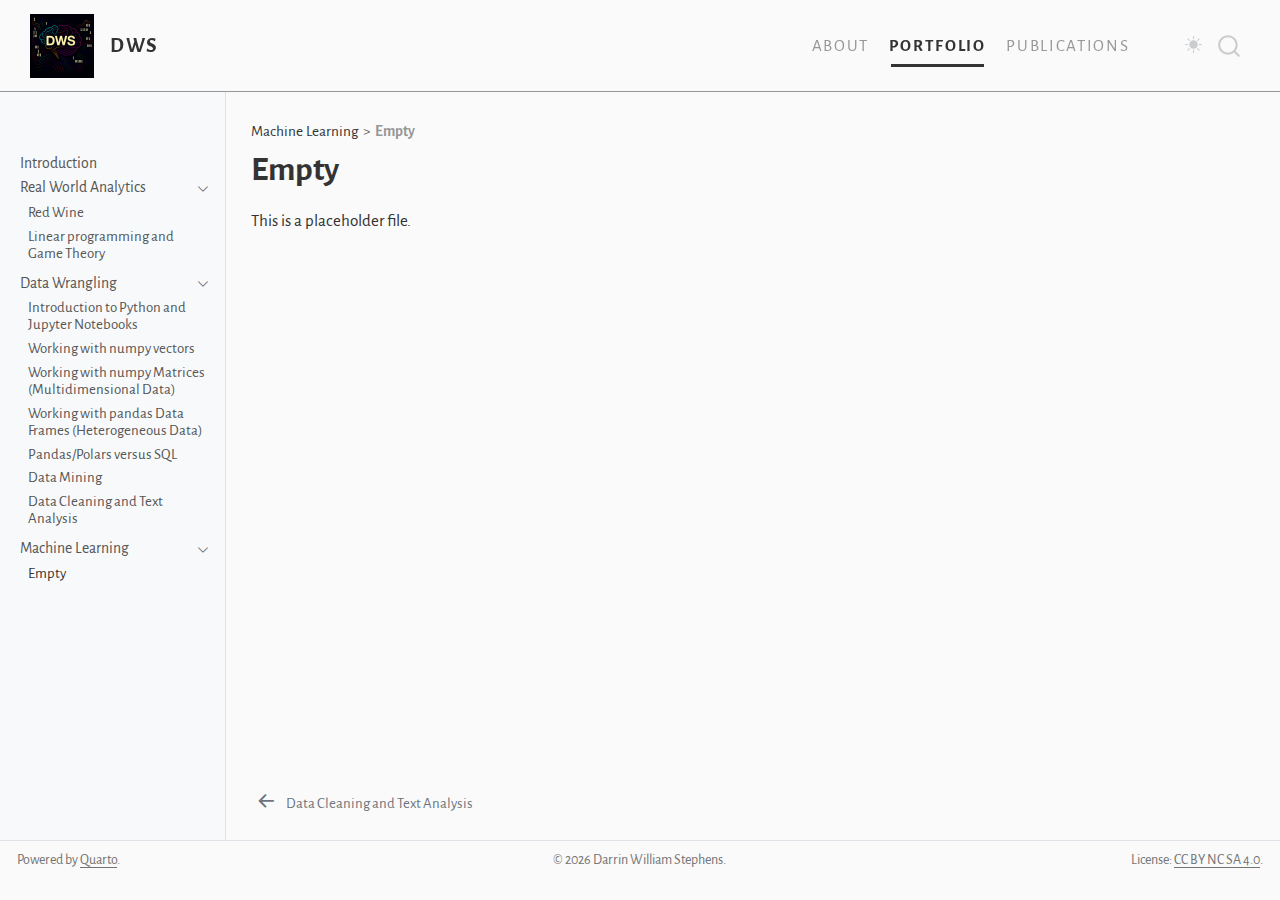
<file: docs/portfolio/ml/empty.html>
<!DOCTYPE html>
<html xmlns="http://www.w3.org/1999/xhtml" lang="en-GB" xml:lang="en-GB"><head>

<meta charset="utf-8">
<meta name="generator" content="quarto-1.7.31">

<meta name="viewport" content="width=device-width, initial-scale=1.0, user-scalable=yes">


<title>Empty – DWS</title>
<style>
code{white-space: pre-wrap;}
span.smallcaps{font-variant: small-caps;}
div.columns{display: flex; gap: min(4vw, 1.5em);}
div.column{flex: auto; overflow-x: auto;}
div.hanging-indent{margin-left: 1.5em; text-indent: -1.5em;}
ul.task-list{list-style: none;}
ul.task-list li input[type="checkbox"] {
  width: 0.8em;
  margin: 0 0.8em 0.2em -1em; /* quarto-specific, see https://github.com/quarto-dev/quarto-cli/issues/4556 */ 
  vertical-align: middle;
}
</style>


<script src="../../site_libs/quarto-nav/quarto-nav.js"></script>
<script src="../../site_libs/quarto-nav/headroom.min.js"></script>
<script src="../../site_libs/clipboard/clipboard.min.js"></script>
<script src="../../site_libs/quarto-search/autocomplete.umd.js"></script>
<script src="../../site_libs/quarto-search/fuse.min.js"></script>
<script src="../../site_libs/quarto-search/quarto-search.js"></script>
<meta name="quarto:offset" content="../../">
<link href="../../portfolio/dw/Task8/Task_8HD.html" rel="prev">
<script src="../../site_libs/quarto-html/quarto.js" type="module"></script>
<script src="../../site_libs/quarto-html/tabsets/tabsets.js" type="module"></script>
<script src="../../site_libs/quarto-html/popper.min.js"></script>
<script src="../../site_libs/quarto-html/tippy.umd.min.js"></script>
<script src="../../site_libs/quarto-html/anchor.min.js"></script>
<link href="../../site_libs/quarto-html/tippy.css" rel="stylesheet">
<link href="../../site_libs/quarto-html/quarto-syntax-highlighting-4a990d8dcb58f517c7c86712b8f2ac7c.css" rel="stylesheet" class="quarto-color-scheme" id="quarto-text-highlighting-styles">
<link href="../../site_libs/quarto-html/quarto-syntax-highlighting-dark-46f4cc9626f044588a66931b604fc9c8.css" rel="stylesheet" class="quarto-color-scheme quarto-color-alternate" id="quarto-text-highlighting-styles">
<link href="../../site_libs/quarto-html/quarto-syntax-highlighting-4a990d8dcb58f517c7c86712b8f2ac7c.css" rel="stylesheet" class="quarto-color-scheme-extra" id="quarto-text-highlighting-styles">
<script src="../../site_libs/bootstrap/bootstrap.min.js"></script>
<link href="../../site_libs/bootstrap/bootstrap-icons.css" rel="stylesheet">
<link href="../../site_libs/bootstrap/bootstrap-21f8cd6094585e260519947556241a12.min.css" rel="stylesheet" append-hash="true" class="quarto-color-scheme" id="quarto-bootstrap" data-mode="light">
<link href="../../site_libs/bootstrap/bootstrap-dark-145fe0d1efd24aec0418ad41d9eec7c6.min.css" rel="stylesheet" append-hash="true" class="quarto-color-scheme quarto-color-alternate" id="quarto-bootstrap" data-mode="dark">
<link href="../../site_libs/bootstrap/bootstrap-21f8cd6094585e260519947556241a12.min.css" rel="stylesheet" append-hash="true" class="quarto-color-scheme-extra" id="quarto-bootstrap" data-mode="light">
<script src="../../site_libs/quarto-contrib/iconify-3.0.0/iconify-icon.min.js"></script>
<script id="quarto-search-options" type="application/json">{
  "location": "navbar",
  "copy-button": false,
  "collapse-after": 3,
  "panel-placement": "end",
  "type": "overlay",
  "limit": 50,
  "keyboard-shortcut": [
    "f",
    "/",
    "s"
  ],
  "show-item-context": false,
  "language": {
    "search-no-results-text": "No results",
    "search-matching-documents-text": "matching documents",
    "search-copy-link-title": "Copy link to search",
    "search-hide-matches-text": "Hide additional matches",
    "search-more-match-text": "more match in this document",
    "search-more-matches-text": "more matches in this document",
    "search-clear-button-title": "Clear",
    "search-text-placeholder": "",
    "search-detached-cancel-button-title": "Cancel",
    "search-submit-button-title": "Submit",
    "search-label": "Search"
  }
}</script>


</head>

<body class="nav-sidebar docked nav-fixed fullcontent quarto-light"><script id="quarto-html-before-body" type="application/javascript">
    const toggleBodyColorMode = (bsSheetEl) => {
      const mode = bsSheetEl.getAttribute("data-mode");
      const bodyEl = window.document.querySelector("body");
      if (mode === "dark") {
        bodyEl.classList.add("quarto-dark");
        bodyEl.classList.remove("quarto-light");
      } else {
        bodyEl.classList.add("quarto-light");
        bodyEl.classList.remove("quarto-dark");
      }
    }
    const toggleBodyColorPrimary = () => {
      const bsSheetEl = window.document.querySelector("link#quarto-bootstrap:not([rel=disabled-stylesheet])");
      if (bsSheetEl) {
        toggleBodyColorMode(bsSheetEl);
      }
    }
    const setColorSchemeToggle = (alternate) => {
      const toggles = window.document.querySelectorAll('.quarto-color-scheme-toggle');
      for (let i=0; i < toggles.length; i++) {
        const toggle = toggles[i];
        if (toggle) {
          if (alternate) {
            toggle.classList.add("alternate");
          } else {
            toggle.classList.remove("alternate");
          }
        }
      }
    };
    const toggleColorMode = (alternate) => {
      // Switch the stylesheets
      const primaryStylesheets = window.document.querySelectorAll('link.quarto-color-scheme:not(.quarto-color-alternate)');
      const alternateStylesheets = window.document.querySelectorAll('link.quarto-color-scheme.quarto-color-alternate');
      manageTransitions('#quarto-margin-sidebar .nav-link', false);
      if (alternate) {
        // note: dark is layered on light, we don't disable primary!
        enableStylesheet(alternateStylesheets);
        for (const sheetNode of alternateStylesheets) {
          if (sheetNode.id === "quarto-bootstrap") {
            toggleBodyColorMode(sheetNode);
          }
        }
      } else {
        disableStylesheet(alternateStylesheets);
        enableStylesheet(primaryStylesheets)
        toggleBodyColorPrimary();
      }
      manageTransitions('#quarto-margin-sidebar .nav-link', true);
      // Switch the toggles
      setColorSchemeToggle(alternate)
      // Hack to workaround the fact that safari doesn't
      // properly recolor the scrollbar when toggling (#1455)
      if (navigator.userAgent.indexOf('Safari') > 0 && navigator.userAgent.indexOf('Chrome') == -1) {
        manageTransitions("body", false);
        window.scrollTo(0, 1);
        setTimeout(() => {
          window.scrollTo(0, 0);
          manageTransitions("body", true);
        }, 40);
      }
    }
    const disableStylesheet = (stylesheets) => {
      for (let i=0; i < stylesheets.length; i++) {
        const stylesheet = stylesheets[i];
        stylesheet.rel = 'disabled-stylesheet';
      }
    }
    const enableStylesheet = (stylesheets) => {
      for (let i=0; i < stylesheets.length; i++) {
        const stylesheet = stylesheets[i];
        if(stylesheet.rel !== 'stylesheet') { // for Chrome, which will still FOUC without this check
          stylesheet.rel = 'stylesheet';
        }
      }
    }
    const manageTransitions = (selector, allowTransitions) => {
      const els = window.document.querySelectorAll(selector);
      for (let i=0; i < els.length; i++) {
        const el = els[i];
        if (allowTransitions) {
          el.classList.remove('notransition');
        } else {
          el.classList.add('notransition');
        }
      }
    }
    const isFileUrl = () => {
      return window.location.protocol === 'file:';
    }
    const hasAlternateSentinel = () => {
      let styleSentinel = getColorSchemeSentinel();
      if (styleSentinel !== null) {
        return styleSentinel === "alternate";
      } else {
        return false;
      }
    }
    const setStyleSentinel = (alternate) => {
      const value = alternate ? "alternate" : "default";
      if (!isFileUrl()) {
        window.localStorage.setItem("quarto-color-scheme", value);
      } else {
        localAlternateSentinel = value;
      }
    }
    const getColorSchemeSentinel = () => {
      if (!isFileUrl()) {
        const storageValue = window.localStorage.getItem("quarto-color-scheme");
        return storageValue != null ? storageValue : localAlternateSentinel;
      } else {
        return localAlternateSentinel;
      }
    }
    const toggleGiscusIfUsed = (isAlternate, darkModeDefault) => {
      const baseTheme = document.querySelector('#giscus-base-theme')?.value ?? 'light';
      const alternateTheme = document.querySelector('#giscus-alt-theme')?.value ?? 'dark';
      let newTheme = '';
      if(authorPrefersDark) {
        newTheme = isAlternate ? baseTheme : alternateTheme;
      } else {
        newTheme = isAlternate ? alternateTheme : baseTheme;
      }
      const changeGiscusTheme = () => {
        // From: https://github.com/giscus/giscus/issues/336
        const sendMessage = (message) => {
          const iframe = document.querySelector('iframe.giscus-frame');
          if (!iframe) return;
          iframe.contentWindow.postMessage({ giscus: message }, 'https://giscus.app');
        }
        sendMessage({
          setConfig: {
            theme: newTheme
          }
        });
      }
      const isGiscussLoaded = window.document.querySelector('iframe.giscus-frame') !== null;
      if (isGiscussLoaded) {
        changeGiscusTheme();
      }
    };
    const authorPrefersDark = false;
    const darkModeDefault = authorPrefersDark;
      document.querySelector('link#quarto-text-highlighting-styles.quarto-color-scheme-extra').rel = 'disabled-stylesheet';
      document.querySelector('link#quarto-bootstrap.quarto-color-scheme-extra').rel = 'disabled-stylesheet';
    let localAlternateSentinel = darkModeDefault ? 'alternate' : 'default';
    // Dark / light mode switch
    window.quartoToggleColorScheme = () => {
      // Read the current dark / light value
      let toAlternate = !hasAlternateSentinel();
      toggleColorMode(toAlternate);
      setStyleSentinel(toAlternate);
      toggleGiscusIfUsed(toAlternate, darkModeDefault);
      window.dispatchEvent(new Event('resize'));
    };
    // Switch to dark mode if need be
    if (hasAlternateSentinel()) {
      toggleColorMode(true);
    } else {
      toggleColorMode(false);
    }
  </script>

<div id="quarto-search-results"></div>
  <header id="quarto-header" class="headroom fixed-top">
    <nav class="navbar navbar-expand-lg " data-bs-theme="dark">
      <div class="navbar-container container-fluid">
      <div class="navbar-brand-container mx-auto">
    <a href="../../index.html" class="navbar-brand navbar-brand-logo">
    <img src="../../assets/images/logo.png" alt="Darrin Stephens logo" class="navbar-logo">
    </a>
    <a class="navbar-brand" href="../../index.html">
    <span class="navbar-title">DWS</span>
    </a>
  </div>
            <div id="quarto-search" class="" title="Search"></div>
          <button class="navbar-toggler" type="button" data-bs-toggle="collapse" data-bs-target="#navbarCollapse" aria-controls="navbarCollapse" role="menu" aria-expanded="false" aria-label="Toggle navigation" onclick="if (window.quartoToggleHeadroom) { window.quartoToggleHeadroom(); }">
  <span class="navbar-toggler-icon"></span>
</button>
          <div class="collapse navbar-collapse" id="navbarCollapse">
            <ul class="navbar-nav navbar-nav-scroll ms-auto">
  <li class="nav-item">
    <a class="nav-link" href="../../index.html"> 
<span class="menu-text">About</span></a>
  </li>  
  <li class="nav-item">
    <a class="nav-link active" href="../../portfolio.html" aria-current="page"> 
<span class="menu-text">Portfolio</span></a>
  </li>  
  <li class="nav-item">
    <a class="nav-link" href="../../publications.html"> 
<span class="menu-text">Publications</span></a>
  </li>  
  <li class="nav-item">
    <a class="nav-link" href="https://www.linkedin.com/in/darrin-stephens"> 
<span class="menu-text"><iconify-icon role="img" inline="" icon="fa7-brands:linkedin" aria-label="LinkedIn" title="LinkedIn"></iconify-icon></span></a>
  </li>  
  <li class="nav-item">
    <a class="nav-link" href="https://github.com/dwstephens"> 
<span class="menu-text"><iconify-icon role="img" inline="" icon="octicon:mark-github-16" aria-label="GitHub" title="GitHub"></iconify-icon></span></a>
  </li>  
</ul>
          </div> <!-- /navcollapse -->
            <div class="quarto-navbar-tools">
  <a href="" class="quarto-color-scheme-toggle quarto-navigation-tool  px-1" onclick="window.quartoToggleColorScheme(); return false;" title="Toggle dark mode"><i class="bi"></i></a>
</div>
      </div> <!-- /container-fluid -->
    </nav>
  <nav class="quarto-secondary-nav">
    <div class="container-fluid d-flex">
      <button type="button" class="quarto-btn-toggle btn" data-bs-toggle="collapse" role="button" data-bs-target=".quarto-sidebar-collapse-item" aria-controls="quarto-sidebar" aria-expanded="false" aria-label="Toggle sidebar navigation" onclick="if (window.quartoToggleHeadroom) { window.quartoToggleHeadroom(); }">
        <i class="bi bi-layout-text-sidebar-reverse"></i>
      </button>
        <nav class="quarto-page-breadcrumbs" aria-label="breadcrumb"><ol class="breadcrumb"><li class="breadcrumb-item"><a href="../../portfolio/ml/empty.html">Machine Learning</a></li><li class="breadcrumb-item"><a href="../../portfolio/ml/empty.html">Empty</a></li></ol></nav>
        <a class="flex-grow-1" role="navigation" data-bs-toggle="collapse" data-bs-target=".quarto-sidebar-collapse-item" aria-controls="quarto-sidebar" aria-expanded="false" aria-label="Toggle sidebar navigation" onclick="if (window.quartoToggleHeadroom) { window.quartoToggleHeadroom(); }">      
        </a>
      <button type="button" class="btn quarto-search-button" aria-label="Search" onclick="window.quartoOpenSearch();">
        <i class="bi bi-search"></i>
      </button>
    </div>
  </nav>
</header>
<!-- content -->
<div id="quarto-content" class="quarto-container page-columns page-rows-contents page-layout-article page-navbar">
<!-- sidebar -->
  <nav id="quarto-sidebar" class="sidebar collapse collapse-horizontal quarto-sidebar-collapse-item sidebar-navigation docked overflow-auto">
        <div class="mt-2 flex-shrink-0 align-items-center">
        <div class="sidebar-search">
        <div id="quarto-search" class="" title="Search"></div>
        </div>
        </div>
    <div class="sidebar-menu-container"> 
    <ul class="list-unstyled mt-1">
        <li class="sidebar-item">
  <div class="sidebar-item-container"> 
  <a href="../../portfolio.html" class="sidebar-item-text sidebar-link">
 <span class="menu-text">Introduction</span></a>
  </div>
</li>
        <li class="sidebar-item sidebar-item-section">
      <div class="sidebar-item-container"> 
            <a href="../../real_world_analytics.html" class="sidebar-item-text sidebar-link">
 <span class="menu-text">Real World Analytics</span></a>
          <a class="sidebar-item-toggle text-start" data-bs-toggle="collapse" data-bs-target="#quarto-sidebar-section-1" role="navigation" aria-expanded="true" aria-label="Toggle section">
            <i class="bi bi-chevron-right ms-2"></i>
          </a> 
      </div>
      <ul id="quarto-sidebar-section-1" class="collapse list-unstyled sidebar-section depth1 show">  
          <li class="sidebar-item">
  <div class="sidebar-item-container"> 
  <a href="../../portfolio/ra/a2/sit718_a2.html" class="sidebar-item-text sidebar-link">
 <span class="menu-text">Red Wine</span></a>
  </div>
</li>
          <li class="sidebar-item">
  <div class="sidebar-item-container"> 
  <a href="../../portfolio/ra/a3/sit718_a3.html" class="sidebar-item-text sidebar-link">
 <span class="menu-text">Linear programming and Game Theory</span></a>
  </div>
</li>
      </ul>
  </li>
        <li class="sidebar-item sidebar-item-section">
      <div class="sidebar-item-container"> 
            <a href="../../data_wrangling.html" class="sidebar-item-text sidebar-link">
 <span class="menu-text">Data Wrangling</span></a>
          <a class="sidebar-item-toggle text-start" data-bs-toggle="collapse" data-bs-target="#quarto-sidebar-section-2" role="navigation" aria-expanded="true" aria-label="Toggle section">
            <i class="bi bi-chevron-right ms-2"></i>
          </a> 
      </div>
      <ul id="quarto-sidebar-section-2" class="collapse list-unstyled sidebar-section depth1 show">  
          <li class="sidebar-item">
  <div class="sidebar-item-container"> 
  <a href="../../portfolio/dw/Task1/Task_1P.html" class="sidebar-item-text sidebar-link">
 <span class="menu-text">Introduction to Python and Jupyter Notebooks</span></a>
  </div>
</li>
          <li class="sidebar-item">
  <div class="sidebar-item-container"> 
  <a href="../../portfolio/dw/Task2/Task_2P.html" class="sidebar-item-text sidebar-link">
 <span class="menu-text">Working with numpy vectors</span></a>
  </div>
</li>
          <li class="sidebar-item">
  <div class="sidebar-item-container"> 
  <a href="../../portfolio/dw/Task3/Task_3P.html" class="sidebar-item-text sidebar-link">
 <span class="menu-text">Working with numpy Matrices (Multidimensional Data)</span></a>
  </div>
</li>
          <li class="sidebar-item">
  <div class="sidebar-item-container"> 
  <a href="../../portfolio/dw/Task4/Task_4P.html" class="sidebar-item-text sidebar-link">
 <span class="menu-text">Working with pandas Data Frames (Heterogeneous Data)</span></a>
  </div>
</li>
          <li class="sidebar-item">
  <div class="sidebar-item-container"> 
  <a href="../../portfolio/dw/Task6/Task_6D.html" class="sidebar-item-text sidebar-link">
 <span class="menu-text">Pandas/Polars versus SQL</span></a>
  </div>
</li>
          <li class="sidebar-item">
  <div class="sidebar-item-container"> 
  <a href="../../portfolio/dw/Task7/Task_7HD.html" class="sidebar-item-text sidebar-link">
 <span class="menu-text">Data Mining</span></a>
  </div>
</li>
          <li class="sidebar-item">
  <div class="sidebar-item-container"> 
  <a href="../../portfolio/dw/Task8/Task_8HD.html" class="sidebar-item-text sidebar-link">
 <span class="menu-text">Data Cleaning and Text Analysis</span></a>
  </div>
</li>
      </ul>
  </li>
        <li class="sidebar-item sidebar-item-section">
      <div class="sidebar-item-container"> 
            <a class="sidebar-item-text sidebar-link text-start" data-bs-toggle="collapse" data-bs-target="#quarto-sidebar-section-3" role="navigation" aria-expanded="true">
 <span class="menu-text">Machine Learning</span></a>
          <a class="sidebar-item-toggle text-start" data-bs-toggle="collapse" data-bs-target="#quarto-sidebar-section-3" role="navigation" aria-expanded="true" aria-label="Toggle section">
            <i class="bi bi-chevron-right ms-2"></i>
          </a> 
      </div>
      <ul id="quarto-sidebar-section-3" class="collapse list-unstyled sidebar-section depth1 show">  
          <li class="sidebar-item">
  <div class="sidebar-item-container"> 
  <a href="../../portfolio/ml/empty.html" class="sidebar-item-text sidebar-link active">
 <span class="menu-text">Empty</span></a>
  </div>
</li>
      </ul>
  </li>
    </ul>
    </div>
</nav>
<div id="quarto-sidebar-glass" class="quarto-sidebar-collapse-item" data-bs-toggle="collapse" data-bs-target=".quarto-sidebar-collapse-item"></div>
<!-- margin-sidebar -->
    
<!-- main -->
<main class="content" id="quarto-document-content">


<header id="title-block-header" class="quarto-title-block default"><nav class="quarto-page-breadcrumbs quarto-title-breadcrumbs d-none d-lg-block" aria-label="breadcrumb"><ol class="breadcrumb"><li class="breadcrumb-item"><a href="../../portfolio/ml/empty.html">Machine Learning</a></li><li class="breadcrumb-item"><a href="../../portfolio/ml/empty.html">Empty</a></li></ol></nav>
<div class="quarto-title">
<h1 class="title">Empty</h1>
</div>



<div class="quarto-title-meta">

    
  
    
  </div>
  


</header>


<p>This is a placeholder file.</p>



<a onclick="window.scrollTo(0, 0); return false;" role="button" id="quarto-back-to-top"><i class="bi bi-arrow-up"></i> Back to top</a></main> <!-- /main -->
<script id="quarto-html-after-body" type="application/javascript">
  window.document.addEventListener("DOMContentLoaded", function (event) {
    // Ensure there is a toggle, if there isn't float one in the top right
    if (window.document.querySelector('.quarto-color-scheme-toggle') === null) {
      const a = window.document.createElement('a');
      a.classList.add('top-right');
      a.classList.add('quarto-color-scheme-toggle');
      a.href = "";
      a.onclick = function() { try { window.quartoToggleColorScheme(); } catch {} return false; };
      const i = window.document.createElement("i");
      i.classList.add('bi');
      a.appendChild(i);
      window.document.body.appendChild(a);
    }
    setColorSchemeToggle(hasAlternateSentinel())
    const icon = "";
    const anchorJS = new window.AnchorJS();
    anchorJS.options = {
      placement: 'right',
      icon: icon
    };
    anchorJS.add('.anchored');
    const isCodeAnnotation = (el) => {
      for (const clz of el.classList) {
        if (clz.startsWith('code-annotation-')) {                     
          return true;
        }
      }
      return false;
    }
    const onCopySuccess = function(e) {
      // button target
      const button = e.trigger;
      // don't keep focus
      button.blur();
      // flash "checked"
      button.classList.add('code-copy-button-checked');
      var currentTitle = button.getAttribute("title");
      button.setAttribute("title", "Copied!");
      let tooltip;
      if (window.bootstrap) {
        button.setAttribute("data-bs-toggle", "tooltip");
        button.setAttribute("data-bs-placement", "left");
        button.setAttribute("data-bs-title", "Copied!");
        tooltip = new bootstrap.Tooltip(button, 
          { trigger: "manual", 
            customClass: "code-copy-button-tooltip",
            offset: [0, -8]});
        tooltip.show();    
      }
      setTimeout(function() {
        if (tooltip) {
          tooltip.hide();
          button.removeAttribute("data-bs-title");
          button.removeAttribute("data-bs-toggle");
          button.removeAttribute("data-bs-placement");
        }
        button.setAttribute("title", currentTitle);
        button.classList.remove('code-copy-button-checked');
      }, 1000);
      // clear code selection
      e.clearSelection();
    }
    const getTextToCopy = function(trigger) {
        const codeEl = trigger.previousElementSibling.cloneNode(true);
        for (const childEl of codeEl.children) {
          if (isCodeAnnotation(childEl)) {
            childEl.remove();
          }
        }
        return codeEl.innerText;
    }
    const clipboard = new window.ClipboardJS('.code-copy-button:not([data-in-quarto-modal])', {
      text: getTextToCopy
    });
    clipboard.on('success', onCopySuccess);
    if (window.document.getElementById('quarto-embedded-source-code-modal')) {
      const clipboardModal = new window.ClipboardJS('.code-copy-button[data-in-quarto-modal]', {
        text: getTextToCopy,
        container: window.document.getElementById('quarto-embedded-source-code-modal')
      });
      clipboardModal.on('success', onCopySuccess);
    }
    const viewSource = window.document.getElementById('quarto-view-source') ||
                       window.document.getElementById('quarto-code-tools-source');
    if (viewSource) {
      const sourceUrl = viewSource.getAttribute("data-quarto-source-url");
      viewSource.addEventListener("click", function(e) {
        if (sourceUrl) {
          // rstudio viewer pane
          if (/\bcapabilities=\b/.test(window.location)) {
            window.open(sourceUrl);
          } else {
            window.location.href = sourceUrl;
          }
        } else {
          const modal = new bootstrap.Modal(document.getElementById('quarto-embedded-source-code-modal'));
          modal.show();
        }
        return false;
      });
    }
    function toggleCodeHandler(show) {
      return function(e) {
        const detailsSrc = window.document.querySelectorAll(".cell > details > .sourceCode");
        for (let i=0; i<detailsSrc.length; i++) {
          const details = detailsSrc[i].parentElement;
          if (show) {
            details.open = true;
          } else {
            details.removeAttribute("open");
          }
        }
        const cellCodeDivs = window.document.querySelectorAll(".cell > .sourceCode");
        const fromCls = show ? "hidden" : "unhidden";
        const toCls = show ? "unhidden" : "hidden";
        for (let i=0; i<cellCodeDivs.length; i++) {
          const codeDiv = cellCodeDivs[i];
          if (codeDiv.classList.contains(fromCls)) {
            codeDiv.classList.remove(fromCls);
            codeDiv.classList.add(toCls);
          } 
        }
        return false;
      }
    }
    const hideAllCode = window.document.getElementById("quarto-hide-all-code");
    if (hideAllCode) {
      hideAllCode.addEventListener("click", toggleCodeHandler(false));
    }
    const showAllCode = window.document.getElementById("quarto-show-all-code");
    if (showAllCode) {
      showAllCode.addEventListener("click", toggleCodeHandler(true));
    }
      var localhostRegex = new RegExp(/^(?:http|https):\/\/localhost\:?[0-9]*\//);
      var mailtoRegex = new RegExp(/^mailto:/);
        var filterRegex = new RegExp('/' + window.location.host + '/');
      var isInternal = (href) => {
          return filterRegex.test(href) || localhostRegex.test(href) || mailtoRegex.test(href);
      }
      // Inspect non-navigation links and adorn them if external
     var links = window.document.querySelectorAll('a[href]:not(.nav-link):not(.navbar-brand):not(.toc-action):not(.sidebar-link):not(.sidebar-item-toggle):not(.pagination-link):not(.no-external):not([aria-hidden]):not(.dropdown-item):not(.quarto-navigation-tool):not(.about-link)');
      for (var i=0; i<links.length; i++) {
        const link = links[i];
        if (!isInternal(link.href)) {
          // undo the damage that might have been done by quarto-nav.js in the case of
          // links that we want to consider external
          if (link.dataset.originalHref !== undefined) {
            link.href = link.dataset.originalHref;
          }
            // target, if specified
            link.setAttribute("target", "_blank");
            if (link.getAttribute("rel") === null) {
              link.setAttribute("rel", "noopener");
            }
        }
      }
    function tippyHover(el, contentFn, onTriggerFn, onUntriggerFn) {
      const config = {
        allowHTML: true,
        maxWidth: 500,
        delay: 100,
        arrow: false,
        appendTo: function(el) {
            return el.parentElement;
        },
        interactive: true,
        interactiveBorder: 10,
        theme: 'quarto',
        placement: 'bottom-start',
      };
      if (contentFn) {
        config.content = contentFn;
      }
      if (onTriggerFn) {
        config.onTrigger = onTriggerFn;
      }
      if (onUntriggerFn) {
        config.onUntrigger = onUntriggerFn;
      }
      window.tippy(el, config); 
    }
    const noterefs = window.document.querySelectorAll('a[role="doc-noteref"]');
    for (var i=0; i<noterefs.length; i++) {
      const ref = noterefs[i];
      tippyHover(ref, function() {
        // use id or data attribute instead here
        let href = ref.getAttribute('data-footnote-href') || ref.getAttribute('href');
        try { href = new URL(href).hash; } catch {}
        const id = href.replace(/^#\/?/, "");
        const note = window.document.getElementById(id);
        if (note) {
          return note.innerHTML;
        } else {
          return "";
        }
      });
    }
    const xrefs = window.document.querySelectorAll('a.quarto-xref');
    const processXRef = (id, note) => {
      // Strip column container classes
      const stripColumnClz = (el) => {
        el.classList.remove("page-full", "page-columns");
        if (el.children) {
          for (const child of el.children) {
            stripColumnClz(child);
          }
        }
      }
      stripColumnClz(note)
      if (id === null || id.startsWith('sec-')) {
        // Special case sections, only their first couple elements
        const container = document.createElement("div");
        if (note.children && note.children.length > 2) {
          container.appendChild(note.children[0].cloneNode(true));
          for (let i = 1; i < note.children.length; i++) {
            const child = note.children[i];
            if (child.tagName === "P" && child.innerText === "") {
              continue;
            } else {
              container.appendChild(child.cloneNode(true));
              break;
            }
          }
          if (window.Quarto?.typesetMath) {
            window.Quarto.typesetMath(container);
          }
          return container.innerHTML
        } else {
          if (window.Quarto?.typesetMath) {
            window.Quarto.typesetMath(note);
          }
          return note.innerHTML;
        }
      } else {
        // Remove any anchor links if they are present
        const anchorLink = note.querySelector('a.anchorjs-link');
        if (anchorLink) {
          anchorLink.remove();
        }
        if (window.Quarto?.typesetMath) {
          window.Quarto.typesetMath(note);
        }
        if (note.classList.contains("callout")) {
          return note.outerHTML;
        } else {
          return note.innerHTML;
        }
      }
    }
    for (var i=0; i<xrefs.length; i++) {
      const xref = xrefs[i];
      tippyHover(xref, undefined, function(instance) {
        instance.disable();
        let url = xref.getAttribute('href');
        let hash = undefined; 
        if (url.startsWith('#')) {
          hash = url;
        } else {
          try { hash = new URL(url).hash; } catch {}
        }
        if (hash) {
          const id = hash.replace(/^#\/?/, "");
          const note = window.document.getElementById(id);
          if (note !== null) {
            try {
              const html = processXRef(id, note.cloneNode(true));
              instance.setContent(html);
            } finally {
              instance.enable();
              instance.show();
            }
          } else {
            // See if we can fetch this
            fetch(url.split('#')[0])
            .then(res => res.text())
            .then(html => {
              const parser = new DOMParser();
              const htmlDoc = parser.parseFromString(html, "text/html");
              const note = htmlDoc.getElementById(id);
              if (note !== null) {
                const html = processXRef(id, note);
                instance.setContent(html);
              } 
            }).finally(() => {
              instance.enable();
              instance.show();
            });
          }
        } else {
          // See if we can fetch a full url (with no hash to target)
          // This is a special case and we should probably do some content thinning / targeting
          fetch(url)
          .then(res => res.text())
          .then(html => {
            const parser = new DOMParser();
            const htmlDoc = parser.parseFromString(html, "text/html");
            const note = htmlDoc.querySelector('main.content');
            if (note !== null) {
              // This should only happen for chapter cross references
              // (since there is no id in the URL)
              // remove the first header
              if (note.children.length > 0 && note.children[0].tagName === "HEADER") {
                note.children[0].remove();
              }
              const html = processXRef(null, note);
              instance.setContent(html);
            } 
          }).finally(() => {
            instance.enable();
            instance.show();
          });
        }
      }, function(instance) {
      });
    }
        let selectedAnnoteEl;
        const selectorForAnnotation = ( cell, annotation) => {
          let cellAttr = 'data-code-cell="' + cell + '"';
          let lineAttr = 'data-code-annotation="' +  annotation + '"';
          const selector = 'span[' + cellAttr + '][' + lineAttr + ']';
          return selector;
        }
        const selectCodeLines = (annoteEl) => {
          const doc = window.document;
          const targetCell = annoteEl.getAttribute("data-target-cell");
          const targetAnnotation = annoteEl.getAttribute("data-target-annotation");
          const annoteSpan = window.document.querySelector(selectorForAnnotation(targetCell, targetAnnotation));
          const lines = annoteSpan.getAttribute("data-code-lines").split(",");
          const lineIds = lines.map((line) => {
            return targetCell + "-" + line;
          })
          let top = null;
          let height = null;
          let parent = null;
          if (lineIds.length > 0) {
              //compute the position of the single el (top and bottom and make a div)
              const el = window.document.getElementById(lineIds[0]);
              top = el.offsetTop;
              height = el.offsetHeight;
              parent = el.parentElement.parentElement;
            if (lineIds.length > 1) {
              const lastEl = window.document.getElementById(lineIds[lineIds.length - 1]);
              const bottom = lastEl.offsetTop + lastEl.offsetHeight;
              height = bottom - top;
            }
            if (top !== null && height !== null && parent !== null) {
              // cook up a div (if necessary) and position it 
              let div = window.document.getElementById("code-annotation-line-highlight");
              if (div === null) {
                div = window.document.createElement("div");
                div.setAttribute("id", "code-annotation-line-highlight");
                div.style.position = 'absolute';
                parent.appendChild(div);
              }
              div.style.top = top - 2 + "px";
              div.style.height = height + 4 + "px";
              div.style.left = 0;
              let gutterDiv = window.document.getElementById("code-annotation-line-highlight-gutter");
              if (gutterDiv === null) {
                gutterDiv = window.document.createElement("div");
                gutterDiv.setAttribute("id", "code-annotation-line-highlight-gutter");
                gutterDiv.style.position = 'absolute';
                const codeCell = window.document.getElementById(targetCell);
                const gutter = codeCell.querySelector('.code-annotation-gutter');
                gutter.appendChild(gutterDiv);
              }
              gutterDiv.style.top = top - 2 + "px";
              gutterDiv.style.height = height + 4 + "px";
            }
            selectedAnnoteEl = annoteEl;
          }
        };
        const unselectCodeLines = () => {
          const elementsIds = ["code-annotation-line-highlight", "code-annotation-line-highlight-gutter"];
          elementsIds.forEach((elId) => {
            const div = window.document.getElementById(elId);
            if (div) {
              div.remove();
            }
          });
          selectedAnnoteEl = undefined;
        };
          // Handle positioning of the toggle
      window.addEventListener(
        "resize",
        throttle(() => {
          elRect = undefined;
          if (selectedAnnoteEl) {
            selectCodeLines(selectedAnnoteEl);
          }
        }, 10)
      );
      function throttle(fn, ms) {
      let throttle = false;
      let timer;
        return (...args) => {
          if(!throttle) { // first call gets through
              fn.apply(this, args);
              throttle = true;
          } else { // all the others get throttled
              if(timer) clearTimeout(timer); // cancel #2
              timer = setTimeout(() => {
                fn.apply(this, args);
                timer = throttle = false;
              }, ms);
          }
        };
      }
        // Attach click handler to the DT
        const annoteDls = window.document.querySelectorAll('dt[data-target-cell]');
        for (const annoteDlNode of annoteDls) {
          annoteDlNode.addEventListener('click', (event) => {
            const clickedEl = event.target;
            if (clickedEl !== selectedAnnoteEl) {
              unselectCodeLines();
              const activeEl = window.document.querySelector('dt[data-target-cell].code-annotation-active');
              if (activeEl) {
                activeEl.classList.remove('code-annotation-active');
              }
              selectCodeLines(clickedEl);
              clickedEl.classList.add('code-annotation-active');
            } else {
              // Unselect the line
              unselectCodeLines();
              clickedEl.classList.remove('code-annotation-active');
            }
          });
        }
    const findCites = (el) => {
      const parentEl = el.parentElement;
      if (parentEl) {
        const cites = parentEl.dataset.cites;
        if (cites) {
          return {
            el,
            cites: cites.split(' ')
          };
        } else {
          return findCites(el.parentElement)
        }
      } else {
        return undefined;
      }
    };
    var bibliorefs = window.document.querySelectorAll('a[role="doc-biblioref"]');
    for (var i=0; i<bibliorefs.length; i++) {
      const ref = bibliorefs[i];
      const citeInfo = findCites(ref);
      if (citeInfo) {
        tippyHover(citeInfo.el, function() {
          var popup = window.document.createElement('div');
          citeInfo.cites.forEach(function(cite) {
            var citeDiv = window.document.createElement('div');
            citeDiv.classList.add('hanging-indent');
            citeDiv.classList.add('csl-entry');
            var biblioDiv = window.document.getElementById('ref-' + cite);
            if (biblioDiv) {
              citeDiv.innerHTML = biblioDiv.innerHTML;
            }
            popup.appendChild(citeDiv);
          });
          return popup.innerHTML;
        });
      }
    }
  });
  </script>
<nav class="page-navigation">
  <div class="nav-page nav-page-previous">
      <a href="../../portfolio/dw/Task8/Task_8HD.html" class="pagination-link" aria-label="Data Cleaning and Text Analysis">
        <i class="bi bi-arrow-left-short"></i> <span class="nav-page-text">Data Cleaning and Text Analysis</span>
      </a>          
  </div>
  <div class="nav-page nav-page-next">
  </div>
</nav>
</div> <!-- /content -->
<footer class="footer">
  <div class="nav-footer">
    <div class="nav-footer-left">
<p>Powered by <a href="https://quarto.org">Quarto</a>.</p>
</div>   
    <div class="nav-footer-center">
<p>© <span id="current-year"></span> Darrin William Stephens.</p>
</div>
    <div class="nav-footer-right">
<p>License: <a href="https://creativecommons.org/licenses/by-nc-sa/4.0">CC BY NC SA 4.0</a>.</p>
</div>
  </div>
</footer>
<script type="text/javascript">
document.addEventListener("DOMContentLoaded", function() {
  const currentYear = new Date().getFullYear();
  document.getElementById('current-year').textContent = currentYear;
});
</script>




</body></html>
</file>
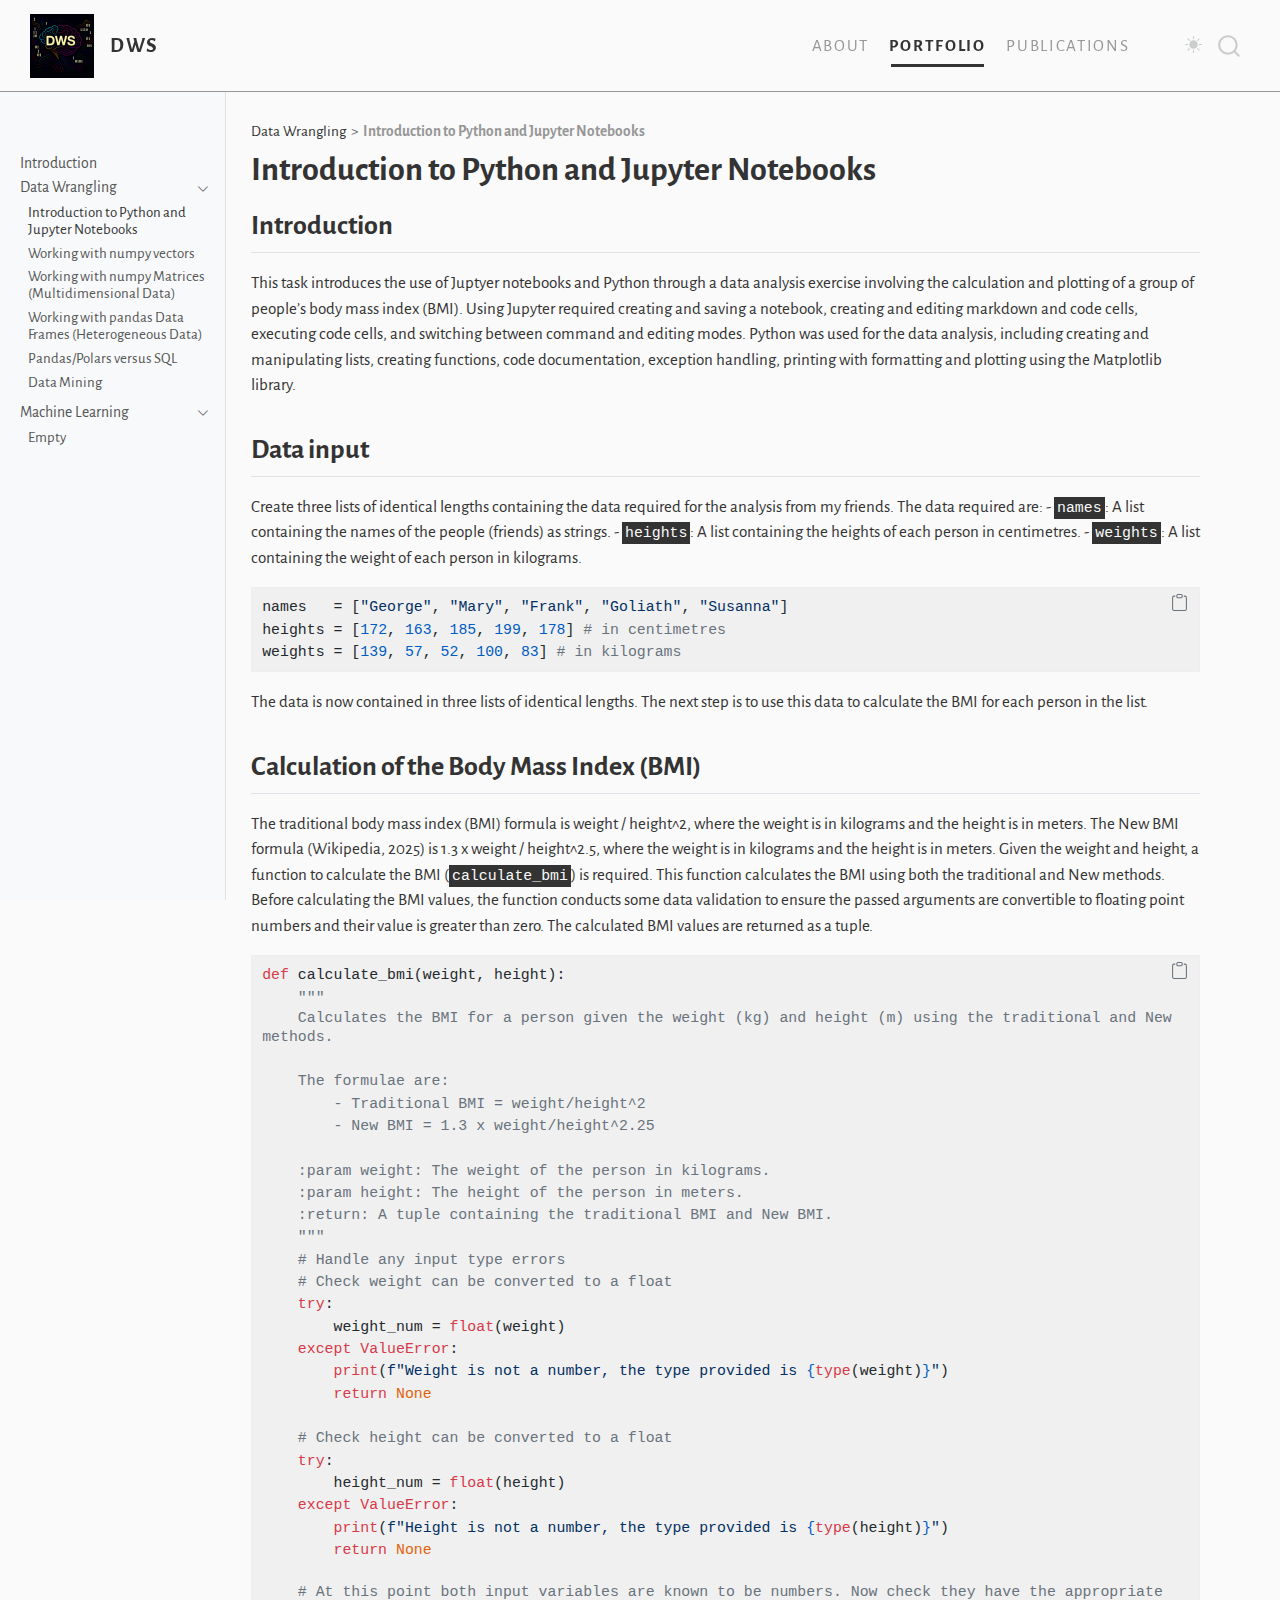
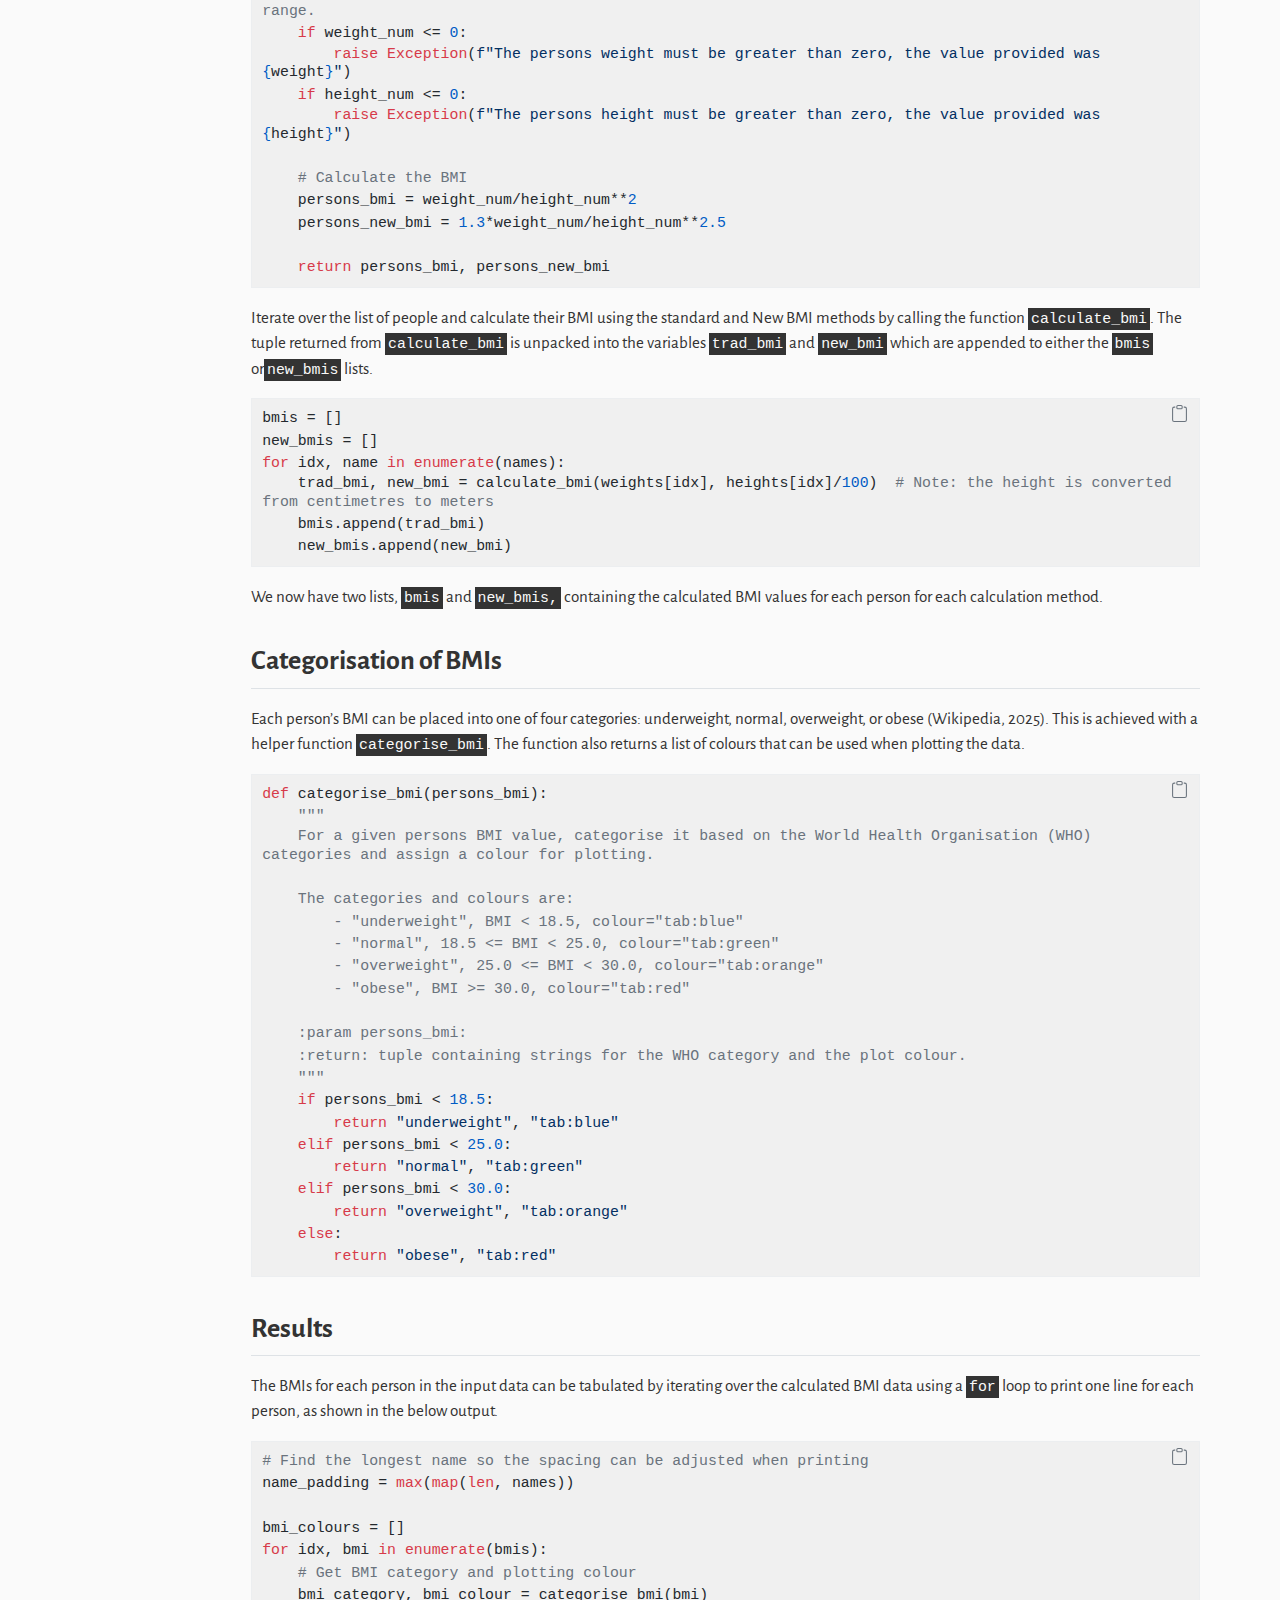
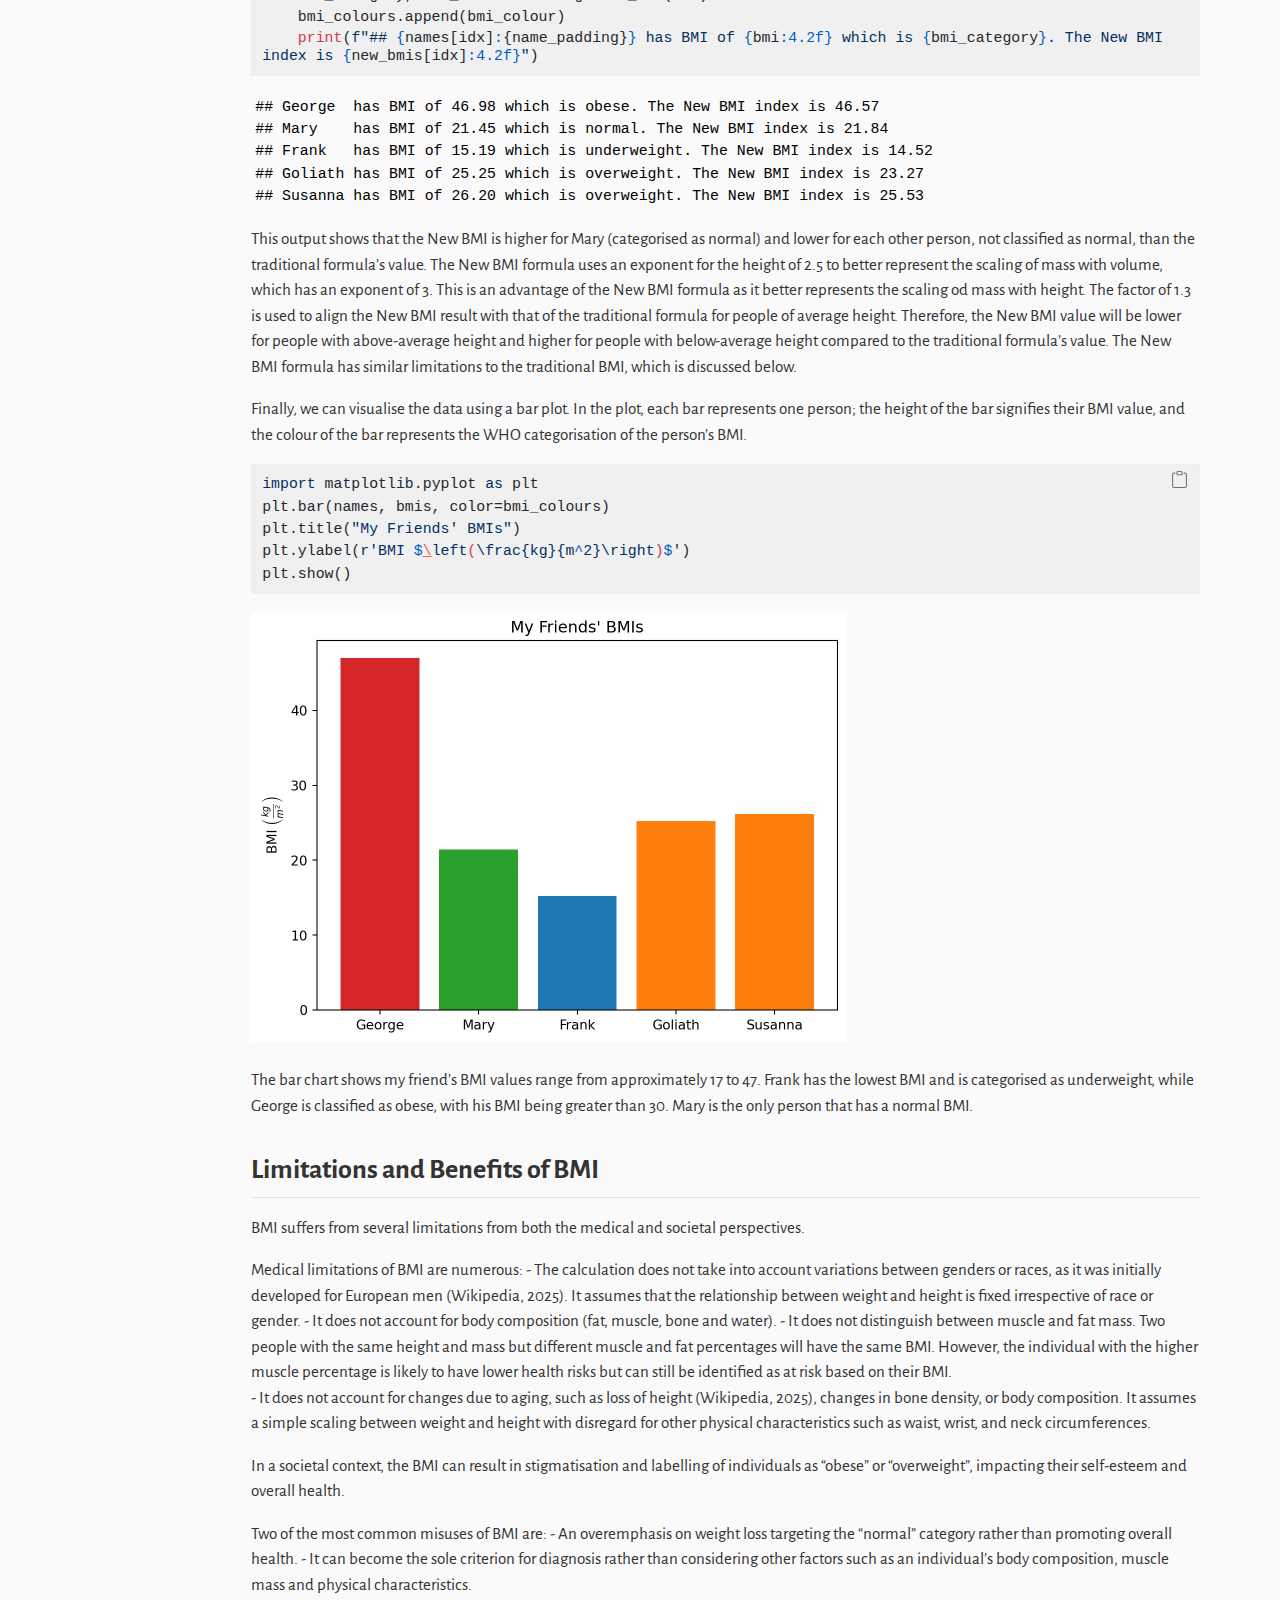
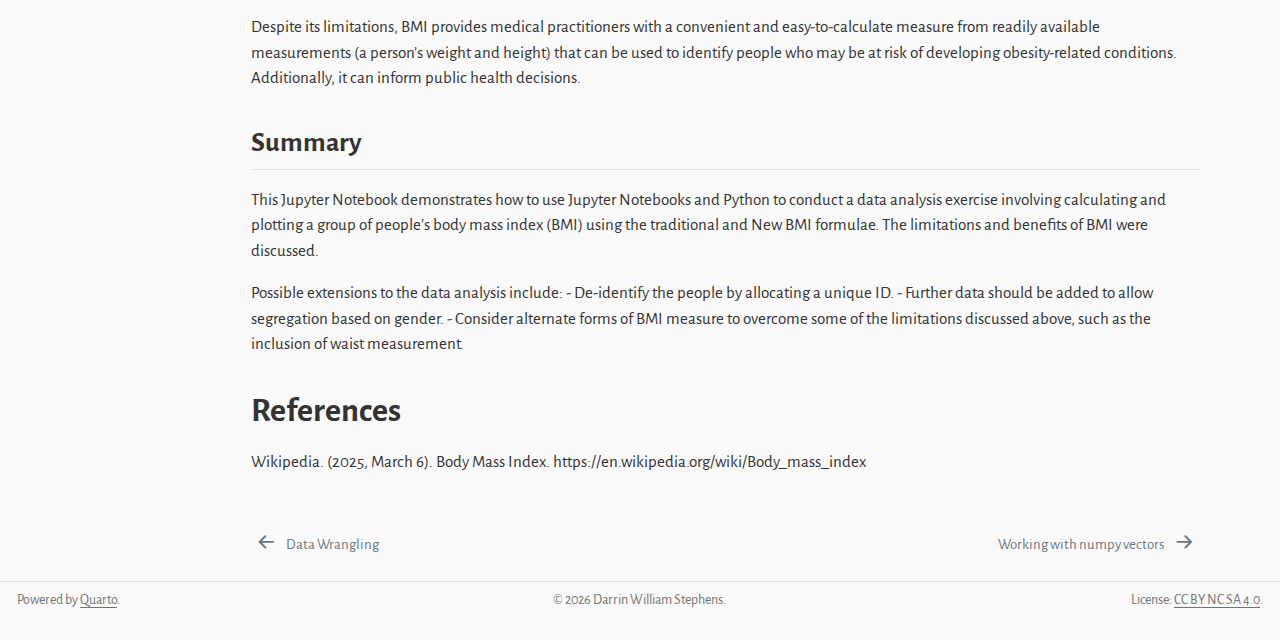
<file: docs/portfolio/dw/Task1/Task_1P.html>
<!DOCTYPE html>
<html xmlns="http://www.w3.org/1999/xhtml" lang="en-GB" xml:lang="en-GB"><head>

<meta charset="utf-8">
<meta name="generator" content="quarto-1.7.31">

<meta name="viewport" content="width=device-width, initial-scale=1.0, user-scalable=yes">


<title>Introduction to Python and Jupyter Notebooks – DWS</title>
<style>
code{white-space: pre-wrap;}
span.smallcaps{font-variant: small-caps;}
div.columns{display: flex; gap: min(4vw, 1.5em);}
div.column{flex: auto; overflow-x: auto;}
div.hanging-indent{margin-left: 1.5em; text-indent: -1.5em;}
ul.task-list{list-style: none;}
ul.task-list li input[type="checkbox"] {
  width: 0.8em;
  margin: 0 0.8em 0.2em -1em; /* quarto-specific, see https://github.com/quarto-dev/quarto-cli/issues/4556 */ 
  vertical-align: middle;
}
/* CSS for syntax highlighting */
html { -webkit-text-size-adjust: 100%; }
pre > code.sourceCode { white-space: pre; position: relative; }
pre > code.sourceCode > span { display: inline-block; line-height: 1.25; }
pre > code.sourceCode > span:empty { height: 1.2em; }
.sourceCode { overflow: visible; }
code.sourceCode > span { color: inherit; text-decoration: inherit; }
div.sourceCode { margin: 1em 0; }
pre.sourceCode { margin: 0; }
@media screen {
div.sourceCode { overflow: auto; }
}
@media print {
pre > code.sourceCode { white-space: pre-wrap; }
pre > code.sourceCode > span { text-indent: -5em; padding-left: 5em; }
}
pre.numberSource code
  { counter-reset: source-line 0; }
pre.numberSource code > span
  { position: relative; left: -4em; counter-increment: source-line; }
pre.numberSource code > span > a:first-child::before
  { content: counter(source-line);
    position: relative; left: -1em; text-align: right; vertical-align: baseline;
    border: none; display: inline-block;
    -webkit-touch-callout: none; -webkit-user-select: none;
    -khtml-user-select: none; -moz-user-select: none;
    -ms-user-select: none; user-select: none;
    padding: 0 4px; width: 4em;
  }
pre.numberSource { margin-left: 3em;  padding-left: 4px; }
div.sourceCode
  {   }
@media screen {
pre > code.sourceCode > span > a:first-child::before { text-decoration: underline; }
}
</style>


<script src="../../../site_libs/quarto-nav/quarto-nav.js"></script>
<script src="../../../site_libs/quarto-nav/headroom.min.js"></script>
<script src="../../../site_libs/clipboard/clipboard.min.js"></script>
<script src="../../../site_libs/quarto-search/autocomplete.umd.js"></script>
<script src="../../../site_libs/quarto-search/fuse.min.js"></script>
<script src="../../../site_libs/quarto-search/quarto-search.js"></script>
<meta name="quarto:offset" content="../../../">
<link href="../../../portfolio/dw/Task2/Task_2P.html" rel="next">
<link href="../../../data_wrangling.html" rel="prev">
<script src="../../../site_libs/quarto-html/quarto.js" type="module"></script>
<script src="../../../site_libs/quarto-html/tabsets/tabsets.js" type="module"></script>
<script src="../../../site_libs/quarto-html/popper.min.js"></script>
<script src="../../../site_libs/quarto-html/tippy.umd.min.js"></script>
<script src="../../../site_libs/quarto-html/anchor.min.js"></script>
<link href="../../../site_libs/quarto-html/tippy.css" rel="stylesheet">
<link href="../../../site_libs/quarto-html/quarto-syntax-highlighting-4a990d8dcb58f517c7c86712b8f2ac7c.css" rel="stylesheet" class="quarto-color-scheme" id="quarto-text-highlighting-styles">
<link href="../../../site_libs/quarto-html/quarto-syntax-highlighting-dark-46f4cc9626f044588a66931b604fc9c8.css" rel="stylesheet" class="quarto-color-scheme quarto-color-alternate" id="quarto-text-highlighting-styles">
<link href="../../../site_libs/quarto-html/quarto-syntax-highlighting-4a990d8dcb58f517c7c86712b8f2ac7c.css" rel="stylesheet" class="quarto-color-scheme-extra" id="quarto-text-highlighting-styles">
<script src="../../../site_libs/bootstrap/bootstrap.min.js"></script>
<link href="../../../site_libs/bootstrap/bootstrap-icons.css" rel="stylesheet">
<link href="../../../site_libs/bootstrap/bootstrap-21f8cd6094585e260519947556241a12.min.css" rel="stylesheet" append-hash="true" class="quarto-color-scheme" id="quarto-bootstrap" data-mode="light">
<link href="../../../site_libs/bootstrap/bootstrap-dark-145fe0d1efd24aec0418ad41d9eec7c6.min.css" rel="stylesheet" append-hash="true" class="quarto-color-scheme quarto-color-alternate" id="quarto-bootstrap" data-mode="dark">
<link href="../../../site_libs/bootstrap/bootstrap-21f8cd6094585e260519947556241a12.min.css" rel="stylesheet" append-hash="true" class="quarto-color-scheme-extra" id="quarto-bootstrap" data-mode="light">
<script src="../../../site_libs/quarto-contrib/iconify-3.0.0/iconify-icon.min.js"></script>
<script src="../../../site_libs/quarto-contrib/glightbox/glightbox.min.js"></script>
<link href="../../../site_libs/quarto-contrib/glightbox/glightbox.min.css" rel="stylesheet">
<link href="../../../site_libs/quarto-contrib/glightbox/lightbox.css" rel="stylesheet">
<script id="quarto-search-options" type="application/json">{
  "location": "navbar",
  "copy-button": false,
  "collapse-after": 3,
  "panel-placement": "end",
  "type": "overlay",
  "limit": 50,
  "keyboard-shortcut": [
    "f",
    "/",
    "s"
  ],
  "show-item-context": false,
  "language": {
    "search-no-results-text": "No results",
    "search-matching-documents-text": "matching documents",
    "search-copy-link-title": "Copy link to search",
    "search-hide-matches-text": "Hide additional matches",
    "search-more-match-text": "more match in this document",
    "search-more-matches-text": "more matches in this document",
    "search-clear-button-title": "Clear",
    "search-text-placeholder": "",
    "search-detached-cancel-button-title": "Cancel",
    "search-submit-button-title": "Submit",
    "search-label": "Search"
  }
}</script>


</head>

<body class="nav-sidebar docked nav-fixed fullcontent quarto-light"><script id="quarto-html-before-body" type="application/javascript">
    const toggleBodyColorMode = (bsSheetEl) => {
      const mode = bsSheetEl.getAttribute("data-mode");
      const bodyEl = window.document.querySelector("body");
      if (mode === "dark") {
        bodyEl.classList.add("quarto-dark");
        bodyEl.classList.remove("quarto-light");
      } else {
        bodyEl.classList.add("quarto-light");
        bodyEl.classList.remove("quarto-dark");
      }
    }
    const toggleBodyColorPrimary = () => {
      const bsSheetEl = window.document.querySelector("link#quarto-bootstrap:not([rel=disabled-stylesheet])");
      if (bsSheetEl) {
        toggleBodyColorMode(bsSheetEl);
      }
    }
    const setColorSchemeToggle = (alternate) => {
      const toggles = window.document.querySelectorAll('.quarto-color-scheme-toggle');
      for (let i=0; i < toggles.length; i++) {
        const toggle = toggles[i];
        if (toggle) {
          if (alternate) {
            toggle.classList.add("alternate");
          } else {
            toggle.classList.remove("alternate");
          }
        }
      }
    };
    const toggleColorMode = (alternate) => {
      // Switch the stylesheets
      const primaryStylesheets = window.document.querySelectorAll('link.quarto-color-scheme:not(.quarto-color-alternate)');
      const alternateStylesheets = window.document.querySelectorAll('link.quarto-color-scheme.quarto-color-alternate');
      manageTransitions('#quarto-margin-sidebar .nav-link', false);
      if (alternate) {
        // note: dark is layered on light, we don't disable primary!
        enableStylesheet(alternateStylesheets);
        for (const sheetNode of alternateStylesheets) {
          if (sheetNode.id === "quarto-bootstrap") {
            toggleBodyColorMode(sheetNode);
          }
        }
      } else {
        disableStylesheet(alternateStylesheets);
        enableStylesheet(primaryStylesheets)
        toggleBodyColorPrimary();
      }
      manageTransitions('#quarto-margin-sidebar .nav-link', true);
      // Switch the toggles
      setColorSchemeToggle(alternate)
      // Hack to workaround the fact that safari doesn't
      // properly recolor the scrollbar when toggling (#1455)
      if (navigator.userAgent.indexOf('Safari') > 0 && navigator.userAgent.indexOf('Chrome') == -1) {
        manageTransitions("body", false);
        window.scrollTo(0, 1);
        setTimeout(() => {
          window.scrollTo(0, 0);
          manageTransitions("body", true);
        }, 40);
      }
    }
    const disableStylesheet = (stylesheets) => {
      for (let i=0; i < stylesheets.length; i++) {
        const stylesheet = stylesheets[i];
        stylesheet.rel = 'disabled-stylesheet';
      }
    }
    const enableStylesheet = (stylesheets) => {
      for (let i=0; i < stylesheets.length; i++) {
        const stylesheet = stylesheets[i];
        if(stylesheet.rel !== 'stylesheet') { // for Chrome, which will still FOUC without this check
          stylesheet.rel = 'stylesheet';
        }
      }
    }
    const manageTransitions = (selector, allowTransitions) => {
      const els = window.document.querySelectorAll(selector);
      for (let i=0; i < els.length; i++) {
        const el = els[i];
        if (allowTransitions) {
          el.classList.remove('notransition');
        } else {
          el.classList.add('notransition');
        }
      }
    }
    const isFileUrl = () => {
      return window.location.protocol === 'file:';
    }
    const hasAlternateSentinel = () => {
      let styleSentinel = getColorSchemeSentinel();
      if (styleSentinel !== null) {
        return styleSentinel === "alternate";
      } else {
        return false;
      }
    }
    const setStyleSentinel = (alternate) => {
      const value = alternate ? "alternate" : "default";
      if (!isFileUrl()) {
        window.localStorage.setItem("quarto-color-scheme", value);
      } else {
        localAlternateSentinel = value;
      }
    }
    const getColorSchemeSentinel = () => {
      if (!isFileUrl()) {
        const storageValue = window.localStorage.getItem("quarto-color-scheme");
        return storageValue != null ? storageValue : localAlternateSentinel;
      } else {
        return localAlternateSentinel;
      }
    }
    const toggleGiscusIfUsed = (isAlternate, darkModeDefault) => {
      const baseTheme = document.querySelector('#giscus-base-theme')?.value ?? 'light';
      const alternateTheme = document.querySelector('#giscus-alt-theme')?.value ?? 'dark';
      let newTheme = '';
      if(authorPrefersDark) {
        newTheme = isAlternate ? baseTheme : alternateTheme;
      } else {
        newTheme = isAlternate ? alternateTheme : baseTheme;
      }
      const changeGiscusTheme = () => {
        // From: https://github.com/giscus/giscus/issues/336
        const sendMessage = (message) => {
          const iframe = document.querySelector('iframe.giscus-frame');
          if (!iframe) return;
          iframe.contentWindow.postMessage({ giscus: message }, 'https://giscus.app');
        }
        sendMessage({
          setConfig: {
            theme: newTheme
          }
        });
      }
      const isGiscussLoaded = window.document.querySelector('iframe.giscus-frame') !== null;
      if (isGiscussLoaded) {
        changeGiscusTheme();
      }
    };
    const authorPrefersDark = false;
    const darkModeDefault = authorPrefersDark;
      document.querySelector('link#quarto-text-highlighting-styles.quarto-color-scheme-extra').rel = 'disabled-stylesheet';
      document.querySelector('link#quarto-bootstrap.quarto-color-scheme-extra').rel = 'disabled-stylesheet';
    let localAlternateSentinel = darkModeDefault ? 'alternate' : 'default';
    // Dark / light mode switch
    window.quartoToggleColorScheme = () => {
      // Read the current dark / light value
      let toAlternate = !hasAlternateSentinel();
      toggleColorMode(toAlternate);
      setStyleSentinel(toAlternate);
      toggleGiscusIfUsed(toAlternate, darkModeDefault);
      window.dispatchEvent(new Event('resize'));
    };
    // Switch to dark mode if need be
    if (hasAlternateSentinel()) {
      toggleColorMode(true);
    } else {
      toggleColorMode(false);
    }
  </script>

<div id="quarto-search-results"></div>
  <header id="quarto-header" class="headroom fixed-top">
    <nav class="navbar navbar-expand-lg " data-bs-theme="dark">
      <div class="navbar-container container-fluid">
      <div class="navbar-brand-container mx-auto">
    <a href="../../../index.html" class="navbar-brand navbar-brand-logo">
    <img src="../../../assets/images/logo.png" alt="Darrin Stephens logo" class="navbar-logo">
    </a>
    <a class="navbar-brand" href="../../../index.html">
    <span class="navbar-title">DWS</span>
    </a>
  </div>
            <div id="quarto-search" class="" title="Search"></div>
          <button class="navbar-toggler" type="button" data-bs-toggle="collapse" data-bs-target="#navbarCollapse" aria-controls="navbarCollapse" role="menu" aria-expanded="false" aria-label="Toggle navigation" onclick="if (window.quartoToggleHeadroom) { window.quartoToggleHeadroom(); }">
  <span class="navbar-toggler-icon"></span>
</button>
          <div class="collapse navbar-collapse" id="navbarCollapse">
            <ul class="navbar-nav navbar-nav-scroll ms-auto">
  <li class="nav-item">
    <a class="nav-link" href="../../../index.html"> 
<span class="menu-text">About</span></a>
  </li>  
  <li class="nav-item">
    <a class="nav-link active" href="../../../portfolio.html" aria-current="page"> 
<span class="menu-text">Portfolio</span></a>
  </li>  
  <li class="nav-item">
    <a class="nav-link" href="../../../publications.html"> 
<span class="menu-text">Publications</span></a>
  </li>  
  <li class="nav-item">
    <a class="nav-link" href="https://www.linkedin.com/in/darrin-stephens"> 
<span class="menu-text"><iconify-icon role="img" inline="" icon="fa7-brands:linkedin" aria-label="LinkedIn" title="LinkedIn"></iconify-icon></span></a>
  </li>  
  <li class="nav-item">
    <a class="nav-link" href="https://github.com/dwstephens"> 
<span class="menu-text"><iconify-icon role="img" inline="" icon="octicon:mark-github-16" aria-label="GitHub" title="GitHub"></iconify-icon></span></a>
  </li>  
</ul>
          </div> <!-- /navcollapse -->
            <div class="quarto-navbar-tools">
  <a href="" class="quarto-color-scheme-toggle quarto-navigation-tool  px-1" onclick="window.quartoToggleColorScheme(); return false;" title="Toggle dark mode"><i class="bi"></i></a>
</div>
      </div> <!-- /container-fluid -->
    </nav>
  <nav class="quarto-secondary-nav">
    <div class="container-fluid d-flex">
      <button type="button" class="quarto-btn-toggle btn" data-bs-toggle="collapse" role="button" data-bs-target=".quarto-sidebar-collapse-item" aria-controls="quarto-sidebar" aria-expanded="false" aria-label="Toggle sidebar navigation" onclick="if (window.quartoToggleHeadroom) { window.quartoToggleHeadroom(); }">
        <i class="bi bi-layout-text-sidebar-reverse"></i>
      </button>
        <nav class="quarto-page-breadcrumbs" aria-label="breadcrumb"><ol class="breadcrumb"><li class="breadcrumb-item"><a href="../../../data_wrangling.html">Data Wrangling</a></li><li class="breadcrumb-item"><a href="../../../portfolio/dw/Task1/Task_1P.html">Introduction to Python and Jupyter Notebooks</a></li></ol></nav>
        <a class="flex-grow-1" role="navigation" data-bs-toggle="collapse" data-bs-target=".quarto-sidebar-collapse-item" aria-controls="quarto-sidebar" aria-expanded="false" aria-label="Toggle sidebar navigation" onclick="if (window.quartoToggleHeadroom) { window.quartoToggleHeadroom(); }">      
        </a>
      <button type="button" class="btn quarto-search-button" aria-label="Search" onclick="window.quartoOpenSearch();">
        <i class="bi bi-search"></i>
      </button>
    </div>
  </nav>
</header>
<!-- content -->
<div id="quarto-content" class="quarto-container page-columns page-rows-contents page-layout-article page-navbar">
<!-- sidebar -->
  <nav id="quarto-sidebar" class="sidebar collapse collapse-horizontal quarto-sidebar-collapse-item sidebar-navigation docked overflow-auto">
        <div class="mt-2 flex-shrink-0 align-items-center">
        <div class="sidebar-search">
        <div id="quarto-search" class="" title="Search"></div>
        </div>
        </div>
    <div class="sidebar-menu-container"> 
    <ul class="list-unstyled mt-1">
        <li class="sidebar-item">
  <div class="sidebar-item-container"> 
  <a href="../../../portfolio.html" class="sidebar-item-text sidebar-link">
 <span class="menu-text">Introduction</span></a>
  </div>
</li>
        <li class="sidebar-item sidebar-item-section">
      <div class="sidebar-item-container"> 
            <a href="../../../data_wrangling.html" class="sidebar-item-text sidebar-link">
 <span class="menu-text">Data Wrangling</span></a>
          <a class="sidebar-item-toggle text-start" data-bs-toggle="collapse" data-bs-target="#quarto-sidebar-section-1" role="navigation" aria-expanded="true" aria-label="Toggle section">
            <i class="bi bi-chevron-right ms-2"></i>
          </a> 
      </div>
      <ul id="quarto-sidebar-section-1" class="collapse list-unstyled sidebar-section depth1 show">  
          <li class="sidebar-item">
  <div class="sidebar-item-container"> 
  <a href="../../../portfolio/dw/Task1/Task_1P.html" class="sidebar-item-text sidebar-link active">
 <span class="menu-text">Introduction to Python and Jupyter Notebooks</span></a>
  </div>
</li>
          <li class="sidebar-item">
  <div class="sidebar-item-container"> 
  <a href="../../../portfolio/dw/Task2/Task_2P.html" class="sidebar-item-text sidebar-link">
 <span class="menu-text">Working with numpy vectors</span></a>
  </div>
</li>
          <li class="sidebar-item">
  <div class="sidebar-item-container"> 
  <a href="../../../portfolio/dw/Task3/Task_3P.html" class="sidebar-item-text sidebar-link">
 <span class="menu-text">Working with numpy Matrices (Multidimensional Data)</span></a>
  </div>
</li>
          <li class="sidebar-item">
  <div class="sidebar-item-container"> 
  <a href="../../../portfolio/dw/Task4/Task_4P.html" class="sidebar-item-text sidebar-link">
 <span class="menu-text">Working with pandas Data Frames (Heterogeneous Data)</span></a>
  </div>
</li>
          <li class="sidebar-item">
  <div class="sidebar-item-container"> 
  <a href="../../../portfolio/dw/Task6/Task_6D.html" class="sidebar-item-text sidebar-link">
 <span class="menu-text">Pandas/Polars versus SQL</span></a>
  </div>
</li>
          <li class="sidebar-item">
  <div class="sidebar-item-container"> 
  <a href="../../../portfolio/dw/Task7/Task_7HD.html" class="sidebar-item-text sidebar-link">
 <span class="menu-text">Data Mining</span></a>
  </div>
</li>
      </ul>
  </li>
        <li class="sidebar-item sidebar-item-section">
      <div class="sidebar-item-container"> 
            <a class="sidebar-item-text sidebar-link text-start" data-bs-toggle="collapse" data-bs-target="#quarto-sidebar-section-2" role="navigation" aria-expanded="true">
 <span class="menu-text">Machine Learning</span></a>
          <a class="sidebar-item-toggle text-start" data-bs-toggle="collapse" data-bs-target="#quarto-sidebar-section-2" role="navigation" aria-expanded="true" aria-label="Toggle section">
            <i class="bi bi-chevron-right ms-2"></i>
          </a> 
      </div>
      <ul id="quarto-sidebar-section-2" class="collapse list-unstyled sidebar-section depth1 show">  
          <li class="sidebar-item">
  <div class="sidebar-item-container"> 
  <a href="../../../portfolio/ml/empty.html" class="sidebar-item-text sidebar-link">
 <span class="menu-text">Empty</span></a>
  </div>
</li>
      </ul>
  </li>
    </ul>
    </div>
</nav>
<div id="quarto-sidebar-glass" class="quarto-sidebar-collapse-item" data-bs-toggle="collapse" data-bs-target=".quarto-sidebar-collapse-item"></div>
<!-- margin-sidebar -->
    
<!-- main -->
<main class="content" id="quarto-document-content">


<header id="title-block-header" class="quarto-title-block default"><nav class="quarto-page-breadcrumbs quarto-title-breadcrumbs d-none d-lg-block" aria-label="breadcrumb"><ol class="breadcrumb"><li class="breadcrumb-item"><a href="../../../data_wrangling.html">Data Wrangling</a></li><li class="breadcrumb-item"><a href="../../../portfolio/dw/Task1/Task_1P.html">Introduction to Python and Jupyter Notebooks</a></li></ol></nav>
<div class="quarto-title">
<h1 class="title">Introduction to Python and Jupyter Notebooks</h1>
</div>



<div class="quarto-title-meta">

    
  
    
  </div>
  


</header>


<section id="introduction" class="level2">
<h2 class="anchored" data-anchor-id="introduction">Introduction</h2>
<p>This task introduces the use of Juptyer notebooks and Python through a data analysis exercise involving the calculation and plotting of a group of people’s body mass index (BMI). Using Jupyter required creating and saving a notebook, creating and editing markdown and code cells, executing code cells, and switching between command and editing modes. Python was used for the data analysis, including creating and manipulating lists, creating functions, code documentation, exception handling, printing with formatting and plotting using the Matplotlib library.</p>
</section>
<section id="data-input" class="level2">
<h2 class="anchored" data-anchor-id="data-input">Data input</h2>
<p>Create three lists of identical lengths containing the data required for the analysis from my friends. The data required are: - <code>names</code>: A list containing the names of the people (friends) as strings. - <code>heights</code>: A list containing the heights of each person in centimetres. - <code>weights</code>: A list containing the weight of each person in kilograms.</p>
<div id="f7813f0d" class="cell" data-execution_count="1">
<div class="sourceCode cell-code" id="cb1"><pre class="sourceCode python code-with-copy"><code class="sourceCode python"><span id="cb1-1"><a href="#cb1-1" aria-hidden="true" tabindex="-1"></a>names   <span class="op">=</span> [<span class="st">"George"</span>, <span class="st">"Mary"</span>, <span class="st">"Frank"</span>, <span class="st">"Goliath"</span>, <span class="st">"Susanna"</span>]</span>
<span id="cb1-2"><a href="#cb1-2" aria-hidden="true" tabindex="-1"></a>heights <span class="op">=</span> [<span class="dv">172</span>, <span class="dv">163</span>, <span class="dv">185</span>, <span class="dv">199</span>, <span class="dv">178</span>] <span class="co"># in centimetres</span></span>
<span id="cb1-3"><a href="#cb1-3" aria-hidden="true" tabindex="-1"></a>weights <span class="op">=</span> [<span class="dv">139</span>, <span class="dv">57</span>, <span class="dv">52</span>, <span class="dv">100</span>, <span class="dv">83</span>] <span class="co"># in kilograms</span></span></code><button title="Copy to Clipboard" class="code-copy-button"><i class="bi"></i></button></pre></div>
</div>
<p>The data is now contained in three lists of identical lengths. The next step is to use this data to calculate the BMI for each person in the list.</p>
</section>
<section id="calculation-of-the-body-mass-index-bmi" class="level2">
<h2 class="anchored" data-anchor-id="calculation-of-the-body-mass-index-bmi">Calculation of the Body Mass Index (BMI)</h2>
<p>The traditional body mass index (BMI) formula is weight / height^2, where the weight is in kilograms and the height is in meters. The New BMI formula (Wikipedia, 2025) is 1.3 x weight / height^2.5, where the weight is in kilograms and the height is in meters. Given the weight and height, a function to calculate the BMI (<code>calculate_bmi</code>) is required. This function calculates the BMI using both the traditional and New methods. Before calculating the BMI values, the function conducts some data validation to ensure the passed arguments are convertible to floating point numbers and their value is greater than zero. The calculated BMI values are returned as a tuple.</p>
<div id="53602f1b" class="cell" data-execution_count="2">
<div class="sourceCode cell-code" id="cb2"><pre class="sourceCode python code-with-copy"><code class="sourceCode python"><span id="cb2-1"><a href="#cb2-1" aria-hidden="true" tabindex="-1"></a><span class="kw">def</span> calculate_bmi(weight, height):</span>
<span id="cb2-2"><a href="#cb2-2" aria-hidden="true" tabindex="-1"></a>    <span class="co">"""</span></span>
<span id="cb2-3"><a href="#cb2-3" aria-hidden="true" tabindex="-1"></a><span class="co">    Calculates the BMI for a person given the weight (kg) and height (m) using the traditional and New methods.</span></span>
<span id="cb2-4"><a href="#cb2-4" aria-hidden="true" tabindex="-1"></a></span>
<span id="cb2-5"><a href="#cb2-5" aria-hidden="true" tabindex="-1"></a><span class="co">    The formulae are:</span></span>
<span id="cb2-6"><a href="#cb2-6" aria-hidden="true" tabindex="-1"></a><span class="co">        - Traditional BMI = weight/height^2</span></span>
<span id="cb2-7"><a href="#cb2-7" aria-hidden="true" tabindex="-1"></a><span class="co">        - New BMI = 1.3 x weight/height^2.25</span></span>
<span id="cb2-8"><a href="#cb2-8" aria-hidden="true" tabindex="-1"></a></span>
<span id="cb2-9"><a href="#cb2-9" aria-hidden="true" tabindex="-1"></a><span class="co">    :param weight: The weight of the person in kilograms.</span></span>
<span id="cb2-10"><a href="#cb2-10" aria-hidden="true" tabindex="-1"></a><span class="co">    :param height: The height of the person in meters.</span></span>
<span id="cb2-11"><a href="#cb2-11" aria-hidden="true" tabindex="-1"></a><span class="co">    :return: A tuple containing the traditional BMI and New BMI.</span></span>
<span id="cb2-12"><a href="#cb2-12" aria-hidden="true" tabindex="-1"></a><span class="co">    """</span></span>
<span id="cb2-13"><a href="#cb2-13" aria-hidden="true" tabindex="-1"></a>    <span class="co"># Handle any input type errors</span></span>
<span id="cb2-14"><a href="#cb2-14" aria-hidden="true" tabindex="-1"></a>    <span class="co"># Check weight can be converted to a float</span></span>
<span id="cb2-15"><a href="#cb2-15" aria-hidden="true" tabindex="-1"></a>    <span class="cf">try</span>:</span>
<span id="cb2-16"><a href="#cb2-16" aria-hidden="true" tabindex="-1"></a>        weight_num <span class="op">=</span> <span class="bu">float</span>(weight)</span>
<span id="cb2-17"><a href="#cb2-17" aria-hidden="true" tabindex="-1"></a>    <span class="cf">except</span> <span class="pp">ValueError</span>:</span>
<span id="cb2-18"><a href="#cb2-18" aria-hidden="true" tabindex="-1"></a>        <span class="bu">print</span>(<span class="ss">f"Weight is not a number, the type provided is </span><span class="sc">{</span><span class="bu">type</span>(weight)<span class="sc">}</span><span class="ss">"</span>)</span>
<span id="cb2-19"><a href="#cb2-19" aria-hidden="true" tabindex="-1"></a>        <span class="cf">return</span> <span class="va">None</span></span>
<span id="cb2-20"><a href="#cb2-20" aria-hidden="true" tabindex="-1"></a></span>
<span id="cb2-21"><a href="#cb2-21" aria-hidden="true" tabindex="-1"></a>    <span class="co"># Check height can be converted to a float    </span></span>
<span id="cb2-22"><a href="#cb2-22" aria-hidden="true" tabindex="-1"></a>    <span class="cf">try</span>:</span>
<span id="cb2-23"><a href="#cb2-23" aria-hidden="true" tabindex="-1"></a>        height_num <span class="op">=</span> <span class="bu">float</span>(height)</span>
<span id="cb2-24"><a href="#cb2-24" aria-hidden="true" tabindex="-1"></a>    <span class="cf">except</span> <span class="pp">ValueError</span>:</span>
<span id="cb2-25"><a href="#cb2-25" aria-hidden="true" tabindex="-1"></a>        <span class="bu">print</span>(<span class="ss">f"Height is not a number, the type provided is </span><span class="sc">{</span><span class="bu">type</span>(height)<span class="sc">}</span><span class="ss">"</span>)</span>
<span id="cb2-26"><a href="#cb2-26" aria-hidden="true" tabindex="-1"></a>        <span class="cf">return</span> <span class="va">None</span></span>
<span id="cb2-27"><a href="#cb2-27" aria-hidden="true" tabindex="-1"></a>        </span>
<span id="cb2-28"><a href="#cb2-28" aria-hidden="true" tabindex="-1"></a>    <span class="co"># At this point both input variables are known to be numbers. Now check they have the appropriate range.</span></span>
<span id="cb2-29"><a href="#cb2-29" aria-hidden="true" tabindex="-1"></a>    <span class="cf">if</span> weight_num <span class="op">&lt;=</span> <span class="dv">0</span>:</span>
<span id="cb2-30"><a href="#cb2-30" aria-hidden="true" tabindex="-1"></a>        <span class="cf">raise</span> <span class="pp">Exception</span>(<span class="ss">f"The persons weight must be greater than zero, the value provided was </span><span class="sc">{</span>weight<span class="sc">}</span><span class="ss">"</span>)</span>
<span id="cb2-31"><a href="#cb2-31" aria-hidden="true" tabindex="-1"></a>    <span class="cf">if</span> height_num <span class="op">&lt;=</span> <span class="dv">0</span>:</span>
<span id="cb2-32"><a href="#cb2-32" aria-hidden="true" tabindex="-1"></a>        <span class="cf">raise</span> <span class="pp">Exception</span>(<span class="ss">f"The persons height must be greater than zero, the value provided was </span><span class="sc">{</span>height<span class="sc">}</span><span class="ss">"</span>)</span>
<span id="cb2-33"><a href="#cb2-33" aria-hidden="true" tabindex="-1"></a>        </span>
<span id="cb2-34"><a href="#cb2-34" aria-hidden="true" tabindex="-1"></a>    <span class="co"># Calculate the BMI</span></span>
<span id="cb2-35"><a href="#cb2-35" aria-hidden="true" tabindex="-1"></a>    persons_bmi <span class="op">=</span> weight_num<span class="op">/</span>height_num<span class="op">**</span><span class="dv">2</span></span>
<span id="cb2-36"><a href="#cb2-36" aria-hidden="true" tabindex="-1"></a>    persons_new_bmi <span class="op">=</span> <span class="fl">1.3</span><span class="op">*</span>weight_num<span class="op">/</span>height_num<span class="op">**</span><span class="fl">2.5</span></span>
<span id="cb2-37"><a href="#cb2-37" aria-hidden="true" tabindex="-1"></a>    </span>
<span id="cb2-38"><a href="#cb2-38" aria-hidden="true" tabindex="-1"></a>    <span class="cf">return</span> persons_bmi, persons_new_bmi</span></code><button title="Copy to Clipboard" class="code-copy-button"><i class="bi"></i></button></pre></div>
</div>
<p>Iterate over the list of people and calculate their BMI using the standard and New BMI methods by calling the function <code>calculate_bmi</code>. The tuple returned from <code>calculate_bmi</code> is unpacked into the variables <code>trad_bmi</code> and <code>new_bmi</code> which are appended to either the <code>bmis</code> or<code>new_bmis</code> lists.</p>
<div id="2c85810c" class="cell" data-execution_count="3">
<div class="sourceCode cell-code" id="cb3"><pre class="sourceCode python code-with-copy"><code class="sourceCode python"><span id="cb3-1"><a href="#cb3-1" aria-hidden="true" tabindex="-1"></a>bmis <span class="op">=</span> []</span>
<span id="cb3-2"><a href="#cb3-2" aria-hidden="true" tabindex="-1"></a>new_bmis <span class="op">=</span> []</span>
<span id="cb3-3"><a href="#cb3-3" aria-hidden="true" tabindex="-1"></a><span class="cf">for</span> idx, name <span class="kw">in</span> <span class="bu">enumerate</span>(names):</span>
<span id="cb3-4"><a href="#cb3-4" aria-hidden="true" tabindex="-1"></a>    trad_bmi, new_bmi <span class="op">=</span> calculate_bmi(weights[idx], heights[idx]<span class="op">/</span><span class="dv">100</span>)  <span class="co"># Note: the height is converted from centimetres to meters</span></span>
<span id="cb3-5"><a href="#cb3-5" aria-hidden="true" tabindex="-1"></a>    bmis.append(trad_bmi)</span>
<span id="cb3-6"><a href="#cb3-6" aria-hidden="true" tabindex="-1"></a>    new_bmis.append(new_bmi)</span></code><button title="Copy to Clipboard" class="code-copy-button"><i class="bi"></i></button></pre></div>
</div>
<p>We now have two lists, <code>bmis</code> and <code>new_bmis,</code> containing the calculated BMI values for each person for each calculation method.</p>
</section>
<section id="categorisation-of-bmis" class="level2">
<h2 class="anchored" data-anchor-id="categorisation-of-bmis">Categorisation of BMIs</h2>
<p>Each person’s BMI can be placed into one of four categories: underweight, normal, overweight, or obese (Wikipedia, 2025). This is achieved with a helper function <code>categorise_bmi</code>. The function also returns a list of colours that can be used when plotting the data.</p>
<div id="4d4c520e" class="cell" data-execution_count="4">
<div class="sourceCode cell-code" id="cb4"><pre class="sourceCode python code-with-copy"><code class="sourceCode python"><span id="cb4-1"><a href="#cb4-1" aria-hidden="true" tabindex="-1"></a><span class="kw">def</span> categorise_bmi(persons_bmi):</span>
<span id="cb4-2"><a href="#cb4-2" aria-hidden="true" tabindex="-1"></a>    <span class="co">"""</span></span>
<span id="cb4-3"><a href="#cb4-3" aria-hidden="true" tabindex="-1"></a><span class="co">    For a given persons BMI value, categorise it based on the World Health Organisation (WHO) categories and assign a colour for plotting.</span></span>
<span id="cb4-4"><a href="#cb4-4" aria-hidden="true" tabindex="-1"></a><span class="co">    </span></span>
<span id="cb4-5"><a href="#cb4-5" aria-hidden="true" tabindex="-1"></a><span class="co">    The categories and colours are:</span></span>
<span id="cb4-6"><a href="#cb4-6" aria-hidden="true" tabindex="-1"></a><span class="co">        - "underweight", BMI &lt; 18.5, colour="tab:blue"</span></span>
<span id="cb4-7"><a href="#cb4-7" aria-hidden="true" tabindex="-1"></a><span class="co">        - "normal", 18.5 &lt;= BMI &lt; 25.0, colour="tab:green"</span></span>
<span id="cb4-8"><a href="#cb4-8" aria-hidden="true" tabindex="-1"></a><span class="co">        - "overweight", 25.0 &lt;= BMI &lt; 30.0, colour="tab:orange"</span></span>
<span id="cb4-9"><a href="#cb4-9" aria-hidden="true" tabindex="-1"></a><span class="co">        - "obese", BMI &gt;= 30.0, colour="tab:red"</span></span>
<span id="cb4-10"><a href="#cb4-10" aria-hidden="true" tabindex="-1"></a></span>
<span id="cb4-11"><a href="#cb4-11" aria-hidden="true" tabindex="-1"></a><span class="co">    :param persons_bmi:</span></span>
<span id="cb4-12"><a href="#cb4-12" aria-hidden="true" tabindex="-1"></a><span class="co">    :return: tuple containing strings for the WHO category and the plot colour.</span></span>
<span id="cb4-13"><a href="#cb4-13" aria-hidden="true" tabindex="-1"></a><span class="co">    """</span></span>
<span id="cb4-14"><a href="#cb4-14" aria-hidden="true" tabindex="-1"></a>    <span class="cf">if</span> persons_bmi <span class="op">&lt;</span> <span class="fl">18.5</span>:</span>
<span id="cb4-15"><a href="#cb4-15" aria-hidden="true" tabindex="-1"></a>        <span class="cf">return</span> <span class="st">"underweight"</span>, <span class="st">"tab:blue"</span></span>
<span id="cb4-16"><a href="#cb4-16" aria-hidden="true" tabindex="-1"></a>    <span class="cf">elif</span> persons_bmi <span class="op">&lt;</span> <span class="fl">25.0</span>:</span>
<span id="cb4-17"><a href="#cb4-17" aria-hidden="true" tabindex="-1"></a>        <span class="cf">return</span> <span class="st">"normal"</span>, <span class="st">"tab:green"</span></span>
<span id="cb4-18"><a href="#cb4-18" aria-hidden="true" tabindex="-1"></a>    <span class="cf">elif</span> persons_bmi <span class="op">&lt;</span> <span class="fl">30.0</span>:</span>
<span id="cb4-19"><a href="#cb4-19" aria-hidden="true" tabindex="-1"></a>        <span class="cf">return</span> <span class="st">"overweight"</span>, <span class="st">"tab:orange"</span></span>
<span id="cb4-20"><a href="#cb4-20" aria-hidden="true" tabindex="-1"></a>    <span class="cf">else</span>:</span>
<span id="cb4-21"><a href="#cb4-21" aria-hidden="true" tabindex="-1"></a>        <span class="cf">return</span> <span class="st">"obese"</span>, <span class="st">"tab:red"</span></span></code><button title="Copy to Clipboard" class="code-copy-button"><i class="bi"></i></button></pre></div>
</div>
</section>
<section id="results" class="level2">
<h2 class="anchored" data-anchor-id="results">Results</h2>
<p>The BMIs for each person in the input data can be tabulated by iterating over the calculated BMI data using a <code>for</code> loop to print one line for each person, as shown in the below output.</p>
<div id="dca8a566" class="cell" data-execution_count="5">
<div class="sourceCode cell-code" id="cb5"><pre class="sourceCode python code-with-copy"><code class="sourceCode python"><span id="cb5-1"><a href="#cb5-1" aria-hidden="true" tabindex="-1"></a><span class="co"># Find the longest name so the spacing can be adjusted when printing</span></span>
<span id="cb5-2"><a href="#cb5-2" aria-hidden="true" tabindex="-1"></a>name_padding <span class="op">=</span> <span class="bu">max</span>(<span class="bu">map</span>(<span class="bu">len</span>, names))</span>
<span id="cb5-3"><a href="#cb5-3" aria-hidden="true" tabindex="-1"></a></span>
<span id="cb5-4"><a href="#cb5-4" aria-hidden="true" tabindex="-1"></a>bmi_colours <span class="op">=</span> []</span>
<span id="cb5-5"><a href="#cb5-5" aria-hidden="true" tabindex="-1"></a><span class="cf">for</span> idx, bmi <span class="kw">in</span> <span class="bu">enumerate</span>(bmis):</span>
<span id="cb5-6"><a href="#cb5-6" aria-hidden="true" tabindex="-1"></a>    <span class="co"># Get BMI category and plotting colour</span></span>
<span id="cb5-7"><a href="#cb5-7" aria-hidden="true" tabindex="-1"></a>    bmi_category, bmi_colour <span class="op">=</span> categorise_bmi(bmi)</span>
<span id="cb5-8"><a href="#cb5-8" aria-hidden="true" tabindex="-1"></a>    bmi_colours.append(bmi_colour)    </span>
<span id="cb5-9"><a href="#cb5-9" aria-hidden="true" tabindex="-1"></a>    <span class="bu">print</span>(<span class="ss">f"## </span><span class="sc">{</span>names[idx]<span class="sc">:</span>{name_padding}<span class="sc">}</span><span class="ss"> has BMI of </span><span class="sc">{</span>bmi<span class="sc">:4.2f}</span><span class="ss"> which is </span><span class="sc">{</span>bmi_category<span class="sc">}</span><span class="ss">. The New BMI index is </span><span class="sc">{</span>new_bmis[idx]<span class="sc">:4.2f}</span><span class="ss">"</span>)</span></code><button title="Copy to Clipboard" class="code-copy-button"><i class="bi"></i></button></pre></div>
<div class="cell-output cell-output-stdout">
<pre><code>## George  has BMI of 46.98 which is obese. The New BMI index is 46.57
## Mary    has BMI of 21.45 which is normal. The New BMI index is 21.84
## Frank   has BMI of 15.19 which is underweight. The New BMI index is 14.52
## Goliath has BMI of 25.25 which is overweight. The New BMI index is 23.27
## Susanna has BMI of 26.20 which is overweight. The New BMI index is 25.53</code></pre>
</div>
</div>
<p>This output shows that the New BMI is higher for Mary (categorised as normal) and lower for each other person, not classified as normal, than the traditional formula’s value. The New BMI formula uses an exponent for the height of 2.5 to better represent the scaling of mass with volume, which has an exponent of 3. This is an advantage of the New BMI formula as it better represents the scaling od mass with height. The factor of 1.3 is used to align the New BMI result with that of the traditional formula for people of average height. Therefore, the New BMI value will be lower for people with above-average height and higher for people with below-average height compared to the traditional formula’s value. The New BMI formula has similar limitations to the traditional BMI, which is discussed below.</p>
<p>Finally, we can visualise the data using a bar plot. In the plot, each bar represents one person; the height of the bar signifies their BMI value, and the colour of the bar represents the WHO categorisation of the person’s BMI.</p>
<div id="9c4d1adf" class="cell" data-execution_count="6">
<div class="sourceCode cell-code" id="cb7"><pre class="sourceCode python code-with-copy"><code class="sourceCode python"><span id="cb7-1"><a href="#cb7-1" aria-hidden="true" tabindex="-1"></a><span class="im">import</span> matplotlib.pyplot <span class="im">as</span> plt</span>
<span id="cb7-2"><a href="#cb7-2" aria-hidden="true" tabindex="-1"></a>plt.bar(names, bmis, color<span class="op">=</span>bmi_colours)</span>
<span id="cb7-3"><a href="#cb7-3" aria-hidden="true" tabindex="-1"></a>plt.title(<span class="st">"My Friends' BMIs"</span>)</span>
<span id="cb7-4"><a href="#cb7-4" aria-hidden="true" tabindex="-1"></a>plt.ylabel(<span class="vs">r'BMI </span><span class="dv">$</span><span class="er">\</span><span class="vs">left</span><span class="kw">(</span><span class="ch">\f</span><span class="vs">rac{kg}{m</span><span class="dv">^</span><span class="vs">2}</span><span class="ch">\r</span><span class="vs">ight</span><span class="kw">)</span><span class="dv">$</span><span class="vs">'</span>)</span>
<span id="cb7-5"><a href="#cb7-5" aria-hidden="true" tabindex="-1"></a>plt.show()</span></code><button title="Copy to Clipboard" class="code-copy-button"><i class="bi"></i></button></pre></div>
<div class="cell-output cell-output-display">
<div>
<figure class="figure">
<p><a href="Task_1P_files/figure-html/cell-7-output-1.png" class="lightbox" data-gallery="quarto-lightbox-gallery-1"><img src="Task_1P_files/figure-html/cell-7-output-1.png" width="596" height="431" class="figure-img"></a></p>
</figure>
</div>
</div>
</div>
<p>The bar chart shows my friend’s BMI values range from approximately 17 to 47. Frank has the lowest BMI and is categorised as underweight, while George is classified as obese, with his BMI being greater than 30. Mary is the only person that has a normal BMI.</p>
</section>
<section id="limitations-and-benefits-of-bmi" class="level2">
<h2 class="anchored" data-anchor-id="limitations-and-benefits-of-bmi">Limitations and Benefits of BMI</h2>
<p>BMI suffers from several limitations from both the medical and societal perspectives.</p>
<p>Medical limitations of BMI are numerous: - The calculation does not take into account variations between genders or races, as it was initially developed for European men (Wikipedia, 2025). It assumes that the relationship between weight and height is fixed irrespective of race or gender. - It does not account for body composition (fat, muscle, bone and water). - It does not distinguish between muscle and fat mass. Two people with the same height and mass but different muscle and fat percentages will have the same BMI. However, the individual with the higher muscle percentage is likely to have lower health risks but can still be identified as at risk based on their BMI.<br>
- It does not account for changes due to aging, such as loss of height (Wikipedia, 2025), changes in bone density, or body composition. It assumes a simple scaling between weight and height with disregard for other physical characteristics such as waist, wrist, and neck circumferences.</p>
<p>In a societal context, the BMI can result in stigmatisation and labelling of individuals as “obese” or “overweight”, impacting their self-esteem and overall health.</p>
<p>Two of the most common misuses of BMI are: - An overemphasis on weight loss targeting the “normal” category rather than promoting overall health. - It can become the sole criterion for diagnosis rather than considering other factors such as an individual’s body composition, muscle mass and physical characteristics.</p>
<p>Despite its limitations, BMI provides medical practitioners with a convenient and easy-to-calculate measure from readily available measurements (a person’s weight and height) that can be used to identify people who may be at risk of developing obesity-related conditions. Additionally, it can inform public health decisions.</p>
</section>
<section id="summary" class="level2">
<h2 class="anchored" data-anchor-id="summary">Summary</h2>
<p>This Jupyter Notebook demonstrates how to use Jupyter Notebooks and Python to conduct a data analysis exercise involving calculating and plotting a group of people’s body mass index (BMI) using the traditional and New BMI formulae. The limitations and benefits of BMI were discussed.</p>
<p>Possible extensions to the data analysis include: - De-identify the people by allocating a unique ID. - Further data should be added to allow segregation based on gender. - Consider alternate forms of BMI measure to overcome some of the limitations discussed above, such as the inclusion of waist measurement.</p>
</section>
<section id="references" class="level1">
<h1>References</h1>
<p>Wikipedia. (2025, March 6). Body Mass Index. https://en.wikipedia.org/wiki/Body_mass_index</p>


</section>

<a onclick="window.scrollTo(0, 0); return false;" role="button" id="quarto-back-to-top"><i class="bi bi-arrow-up"></i> Back to top</a></main> <!-- /main -->
<script id="quarto-html-after-body" type="application/javascript">
  window.document.addEventListener("DOMContentLoaded", function (event) {
    // Ensure there is a toggle, if there isn't float one in the top right
    if (window.document.querySelector('.quarto-color-scheme-toggle') === null) {
      const a = window.document.createElement('a');
      a.classList.add('top-right');
      a.classList.add('quarto-color-scheme-toggle');
      a.href = "";
      a.onclick = function() { try { window.quartoToggleColorScheme(); } catch {} return false; };
      const i = window.document.createElement("i");
      i.classList.add('bi');
      a.appendChild(i);
      window.document.body.appendChild(a);
    }
    setColorSchemeToggle(hasAlternateSentinel())
    const icon = "";
    const anchorJS = new window.AnchorJS();
    anchorJS.options = {
      placement: 'right',
      icon: icon
    };
    anchorJS.add('.anchored');
    const isCodeAnnotation = (el) => {
      for (const clz of el.classList) {
        if (clz.startsWith('code-annotation-')) {                     
          return true;
        }
      }
      return false;
    }
    const onCopySuccess = function(e) {
      // button target
      const button = e.trigger;
      // don't keep focus
      button.blur();
      // flash "checked"
      button.classList.add('code-copy-button-checked');
      var currentTitle = button.getAttribute("title");
      button.setAttribute("title", "Copied!");
      let tooltip;
      if (window.bootstrap) {
        button.setAttribute("data-bs-toggle", "tooltip");
        button.setAttribute("data-bs-placement", "left");
        button.setAttribute("data-bs-title", "Copied!");
        tooltip = new bootstrap.Tooltip(button, 
          { trigger: "manual", 
            customClass: "code-copy-button-tooltip",
            offset: [0, -8]});
        tooltip.show();    
      }
      setTimeout(function() {
        if (tooltip) {
          tooltip.hide();
          button.removeAttribute("data-bs-title");
          button.removeAttribute("data-bs-toggle");
          button.removeAttribute("data-bs-placement");
        }
        button.setAttribute("title", currentTitle);
        button.classList.remove('code-copy-button-checked');
      }, 1000);
      // clear code selection
      e.clearSelection();
    }
    const getTextToCopy = function(trigger) {
        const codeEl = trigger.previousElementSibling.cloneNode(true);
        for (const childEl of codeEl.children) {
          if (isCodeAnnotation(childEl)) {
            childEl.remove();
          }
        }
        return codeEl.innerText;
    }
    const clipboard = new window.ClipboardJS('.code-copy-button:not([data-in-quarto-modal])', {
      text: getTextToCopy
    });
    clipboard.on('success', onCopySuccess);
    if (window.document.getElementById('quarto-embedded-source-code-modal')) {
      const clipboardModal = new window.ClipboardJS('.code-copy-button[data-in-quarto-modal]', {
        text: getTextToCopy,
        container: window.document.getElementById('quarto-embedded-source-code-modal')
      });
      clipboardModal.on('success', onCopySuccess);
    }
    const viewSource = window.document.getElementById('quarto-view-source') ||
                       window.document.getElementById('quarto-code-tools-source');
    if (viewSource) {
      const sourceUrl = viewSource.getAttribute("data-quarto-source-url");
      viewSource.addEventListener("click", function(e) {
        if (sourceUrl) {
          // rstudio viewer pane
          if (/\bcapabilities=\b/.test(window.location)) {
            window.open(sourceUrl);
          } else {
            window.location.href = sourceUrl;
          }
        } else {
          const modal = new bootstrap.Modal(document.getElementById('quarto-embedded-source-code-modal'));
          modal.show();
        }
        return false;
      });
    }
    function toggleCodeHandler(show) {
      return function(e) {
        const detailsSrc = window.document.querySelectorAll(".cell > details > .sourceCode");
        for (let i=0; i<detailsSrc.length; i++) {
          const details = detailsSrc[i].parentElement;
          if (show) {
            details.open = true;
          } else {
            details.removeAttribute("open");
          }
        }
        const cellCodeDivs = window.document.querySelectorAll(".cell > .sourceCode");
        const fromCls = show ? "hidden" : "unhidden";
        const toCls = show ? "unhidden" : "hidden";
        for (let i=0; i<cellCodeDivs.length; i++) {
          const codeDiv = cellCodeDivs[i];
          if (codeDiv.classList.contains(fromCls)) {
            codeDiv.classList.remove(fromCls);
            codeDiv.classList.add(toCls);
          } 
        }
        return false;
      }
    }
    const hideAllCode = window.document.getElementById("quarto-hide-all-code");
    if (hideAllCode) {
      hideAllCode.addEventListener("click", toggleCodeHandler(false));
    }
    const showAllCode = window.document.getElementById("quarto-show-all-code");
    if (showAllCode) {
      showAllCode.addEventListener("click", toggleCodeHandler(true));
    }
      var localhostRegex = new RegExp(/^(?:http|https):\/\/localhost\:?[0-9]*\//);
      var mailtoRegex = new RegExp(/^mailto:/);
        var filterRegex = new RegExp('/' + window.location.host + '/');
      var isInternal = (href) => {
          return filterRegex.test(href) || localhostRegex.test(href) || mailtoRegex.test(href);
      }
      // Inspect non-navigation links and adorn them if external
     var links = window.document.querySelectorAll('a[href]:not(.nav-link):not(.navbar-brand):not(.toc-action):not(.sidebar-link):not(.sidebar-item-toggle):not(.pagination-link):not(.no-external):not([aria-hidden]):not(.dropdown-item):not(.quarto-navigation-tool):not(.about-link)');
      for (var i=0; i<links.length; i++) {
        const link = links[i];
        if (!isInternal(link.href)) {
          // undo the damage that might have been done by quarto-nav.js in the case of
          // links that we want to consider external
          if (link.dataset.originalHref !== undefined) {
            link.href = link.dataset.originalHref;
          }
            // target, if specified
            link.setAttribute("target", "_blank");
            if (link.getAttribute("rel") === null) {
              link.setAttribute("rel", "noopener");
            }
        }
      }
    function tippyHover(el, contentFn, onTriggerFn, onUntriggerFn) {
      const config = {
        allowHTML: true,
        maxWidth: 500,
        delay: 100,
        arrow: false,
        appendTo: function(el) {
            return el.parentElement;
        },
        interactive: true,
        interactiveBorder: 10,
        theme: 'quarto',
        placement: 'bottom-start',
      };
      if (contentFn) {
        config.content = contentFn;
      }
      if (onTriggerFn) {
        config.onTrigger = onTriggerFn;
      }
      if (onUntriggerFn) {
        config.onUntrigger = onUntriggerFn;
      }
      window.tippy(el, config); 
    }
    const noterefs = window.document.querySelectorAll('a[role="doc-noteref"]');
    for (var i=0; i<noterefs.length; i++) {
      const ref = noterefs[i];
      tippyHover(ref, function() {
        // use id or data attribute instead here
        let href = ref.getAttribute('data-footnote-href') || ref.getAttribute('href');
        try { href = new URL(href).hash; } catch {}
        const id = href.replace(/^#\/?/, "");
        const note = window.document.getElementById(id);
        if (note) {
          return note.innerHTML;
        } else {
          return "";
        }
      });
    }
    const xrefs = window.document.querySelectorAll('a.quarto-xref');
    const processXRef = (id, note) => {
      // Strip column container classes
      const stripColumnClz = (el) => {
        el.classList.remove("page-full", "page-columns");
        if (el.children) {
          for (const child of el.children) {
            stripColumnClz(child);
          }
        }
      }
      stripColumnClz(note)
      if (id === null || id.startsWith('sec-')) {
        // Special case sections, only their first couple elements
        const container = document.createElement("div");
        if (note.children && note.children.length > 2) {
          container.appendChild(note.children[0].cloneNode(true));
          for (let i = 1; i < note.children.length; i++) {
            const child = note.children[i];
            if (child.tagName === "P" && child.innerText === "") {
              continue;
            } else {
              container.appendChild(child.cloneNode(true));
              break;
            }
          }
          if (window.Quarto?.typesetMath) {
            window.Quarto.typesetMath(container);
          }
          return container.innerHTML
        } else {
          if (window.Quarto?.typesetMath) {
            window.Quarto.typesetMath(note);
          }
          return note.innerHTML;
        }
      } else {
        // Remove any anchor links if they are present
        const anchorLink = note.querySelector('a.anchorjs-link');
        if (anchorLink) {
          anchorLink.remove();
        }
        if (window.Quarto?.typesetMath) {
          window.Quarto.typesetMath(note);
        }
        if (note.classList.contains("callout")) {
          return note.outerHTML;
        } else {
          return note.innerHTML;
        }
      }
    }
    for (var i=0; i<xrefs.length; i++) {
      const xref = xrefs[i];
      tippyHover(xref, undefined, function(instance) {
        instance.disable();
        let url = xref.getAttribute('href');
        let hash = undefined; 
        if (url.startsWith('#')) {
          hash = url;
        } else {
          try { hash = new URL(url).hash; } catch {}
        }
        if (hash) {
          const id = hash.replace(/^#\/?/, "");
          const note = window.document.getElementById(id);
          if (note !== null) {
            try {
              const html = processXRef(id, note.cloneNode(true));
              instance.setContent(html);
            } finally {
              instance.enable();
              instance.show();
            }
          } else {
            // See if we can fetch this
            fetch(url.split('#')[0])
            .then(res => res.text())
            .then(html => {
              const parser = new DOMParser();
              const htmlDoc = parser.parseFromString(html, "text/html");
              const note = htmlDoc.getElementById(id);
              if (note !== null) {
                const html = processXRef(id, note);
                instance.setContent(html);
              } 
            }).finally(() => {
              instance.enable();
              instance.show();
            });
          }
        } else {
          // See if we can fetch a full url (with no hash to target)
          // This is a special case and we should probably do some content thinning / targeting
          fetch(url)
          .then(res => res.text())
          .then(html => {
            const parser = new DOMParser();
            const htmlDoc = parser.parseFromString(html, "text/html");
            const note = htmlDoc.querySelector('main.content');
            if (note !== null) {
              // This should only happen for chapter cross references
              // (since there is no id in the URL)
              // remove the first header
              if (note.children.length > 0 && note.children[0].tagName === "HEADER") {
                note.children[0].remove();
              }
              const html = processXRef(null, note);
              instance.setContent(html);
            } 
          }).finally(() => {
            instance.enable();
            instance.show();
          });
        }
      }, function(instance) {
      });
    }
        let selectedAnnoteEl;
        const selectorForAnnotation = ( cell, annotation) => {
          let cellAttr = 'data-code-cell="' + cell + '"';
          let lineAttr = 'data-code-annotation="' +  annotation + '"';
          const selector = 'span[' + cellAttr + '][' + lineAttr + ']';
          return selector;
        }
        const selectCodeLines = (annoteEl) => {
          const doc = window.document;
          const targetCell = annoteEl.getAttribute("data-target-cell");
          const targetAnnotation = annoteEl.getAttribute("data-target-annotation");
          const annoteSpan = window.document.querySelector(selectorForAnnotation(targetCell, targetAnnotation));
          const lines = annoteSpan.getAttribute("data-code-lines").split(",");
          const lineIds = lines.map((line) => {
            return targetCell + "-" + line;
          })
          let top = null;
          let height = null;
          let parent = null;
          if (lineIds.length > 0) {
              //compute the position of the single el (top and bottom and make a div)
              const el = window.document.getElementById(lineIds[0]);
              top = el.offsetTop;
              height = el.offsetHeight;
              parent = el.parentElement.parentElement;
            if (lineIds.length > 1) {
              const lastEl = window.document.getElementById(lineIds[lineIds.length - 1]);
              const bottom = lastEl.offsetTop + lastEl.offsetHeight;
              height = bottom - top;
            }
            if (top !== null && height !== null && parent !== null) {
              // cook up a div (if necessary) and position it 
              let div = window.document.getElementById("code-annotation-line-highlight");
              if (div === null) {
                div = window.document.createElement("div");
                div.setAttribute("id", "code-annotation-line-highlight");
                div.style.position = 'absolute';
                parent.appendChild(div);
              }
              div.style.top = top - 2 + "px";
              div.style.height = height + 4 + "px";
              div.style.left = 0;
              let gutterDiv = window.document.getElementById("code-annotation-line-highlight-gutter");
              if (gutterDiv === null) {
                gutterDiv = window.document.createElement("div");
                gutterDiv.setAttribute("id", "code-annotation-line-highlight-gutter");
                gutterDiv.style.position = 'absolute';
                const codeCell = window.document.getElementById(targetCell);
                const gutter = codeCell.querySelector('.code-annotation-gutter');
                gutter.appendChild(gutterDiv);
              }
              gutterDiv.style.top = top - 2 + "px";
              gutterDiv.style.height = height + 4 + "px";
            }
            selectedAnnoteEl = annoteEl;
          }
        };
        const unselectCodeLines = () => {
          const elementsIds = ["code-annotation-line-highlight", "code-annotation-line-highlight-gutter"];
          elementsIds.forEach((elId) => {
            const div = window.document.getElementById(elId);
            if (div) {
              div.remove();
            }
          });
          selectedAnnoteEl = undefined;
        };
          // Handle positioning of the toggle
      window.addEventListener(
        "resize",
        throttle(() => {
          elRect = undefined;
          if (selectedAnnoteEl) {
            selectCodeLines(selectedAnnoteEl);
          }
        }, 10)
      );
      function throttle(fn, ms) {
      let throttle = false;
      let timer;
        return (...args) => {
          if(!throttle) { // first call gets through
              fn.apply(this, args);
              throttle = true;
          } else { // all the others get throttled
              if(timer) clearTimeout(timer); // cancel #2
              timer = setTimeout(() => {
                fn.apply(this, args);
                timer = throttle = false;
              }, ms);
          }
        };
      }
        // Attach click handler to the DT
        const annoteDls = window.document.querySelectorAll('dt[data-target-cell]');
        for (const annoteDlNode of annoteDls) {
          annoteDlNode.addEventListener('click', (event) => {
            const clickedEl = event.target;
            if (clickedEl !== selectedAnnoteEl) {
              unselectCodeLines();
              const activeEl = window.document.querySelector('dt[data-target-cell].code-annotation-active');
              if (activeEl) {
                activeEl.classList.remove('code-annotation-active');
              }
              selectCodeLines(clickedEl);
              clickedEl.classList.add('code-annotation-active');
            } else {
              // Unselect the line
              unselectCodeLines();
              clickedEl.classList.remove('code-annotation-active');
            }
          });
        }
    const findCites = (el) => {
      const parentEl = el.parentElement;
      if (parentEl) {
        const cites = parentEl.dataset.cites;
        if (cites) {
          return {
            el,
            cites: cites.split(' ')
          };
        } else {
          return findCites(el.parentElement)
        }
      } else {
        return undefined;
      }
    };
    var bibliorefs = window.document.querySelectorAll('a[role="doc-biblioref"]');
    for (var i=0; i<bibliorefs.length; i++) {
      const ref = bibliorefs[i];
      const citeInfo = findCites(ref);
      if (citeInfo) {
        tippyHover(citeInfo.el, function() {
          var popup = window.document.createElement('div');
          citeInfo.cites.forEach(function(cite) {
            var citeDiv = window.document.createElement('div');
            citeDiv.classList.add('hanging-indent');
            citeDiv.classList.add('csl-entry');
            var biblioDiv = window.document.getElementById('ref-' + cite);
            if (biblioDiv) {
              citeDiv.innerHTML = biblioDiv.innerHTML;
            }
            popup.appendChild(citeDiv);
          });
          return popup.innerHTML;
        });
      }
    }
  });
  </script>
<nav class="page-navigation">
  <div class="nav-page nav-page-previous">
      <a href="../../../data_wrangling.html" class="pagination-link" aria-label="Data Wrangling">
        <i class="bi bi-arrow-left-short"></i> <span class="nav-page-text">Data Wrangling</span>
      </a>          
  </div>
  <div class="nav-page nav-page-next">
      <a href="../../../portfolio/dw/Task2/Task_2P.html" class="pagination-link" aria-label="Working with numpy vectors">
        <span class="nav-page-text">Working with numpy vectors</span> <i class="bi bi-arrow-right-short"></i>
      </a>
  </div>
</nav>
</div> <!-- /content -->
<footer class="footer">
  <div class="nav-footer">
    <div class="nav-footer-left">
<p>Powered by <a href="https://quarto.org">Quarto</a>.</p>
</div>   
    <div class="nav-footer-center">
<p>© <span id="current-year"></span> Darrin William Stephens.</p>
</div>
    <div class="nav-footer-right">
<p>License: <a href="https://creativecommons.org/licenses/by-nc-sa/4.0">CC BY NC SA 4.0</a>.</p>
</div>
  </div>
</footer>
<script type="text/javascript">
document.addEventListener("DOMContentLoaded", function() {
  const currentYear = new Date().getFullYear();
  document.getElementById('current-year').textContent = currentYear;
});
</script>
<script>var lightboxQuarto = GLightbox({"closeEffect":"zoom","descPosition":"bottom","loop":false,"openEffect":"zoom","selector":".lightbox"});
(function() {
  let previousOnload = window.onload;
  window.onload = () => {
    if (previousOnload) {
      previousOnload();
    }
    lightboxQuarto.on('slide_before_load', (data) => {
      const { slideIndex, slideNode, slideConfig, player, trigger } = data;
      const href = trigger.getAttribute('href');
      if (href !== null) {
        const imgEl = window.document.querySelector(`a[href="${href}"] img`);
        if (imgEl !== null) {
          const srcAttr = imgEl.getAttribute("src");
          if (srcAttr && srcAttr.startsWith("data:")) {
            slideConfig.href = srcAttr;
          }
        }
      } 
    });
  
    lightboxQuarto.on('slide_after_load', (data) => {
      const { slideIndex, slideNode, slideConfig, player, trigger } = data;
      if (window.Quarto?.typesetMath) {
        window.Quarto.typesetMath(slideNode);
      }
    });
  
  };
  
})();
          </script>




</body></html>
</file>
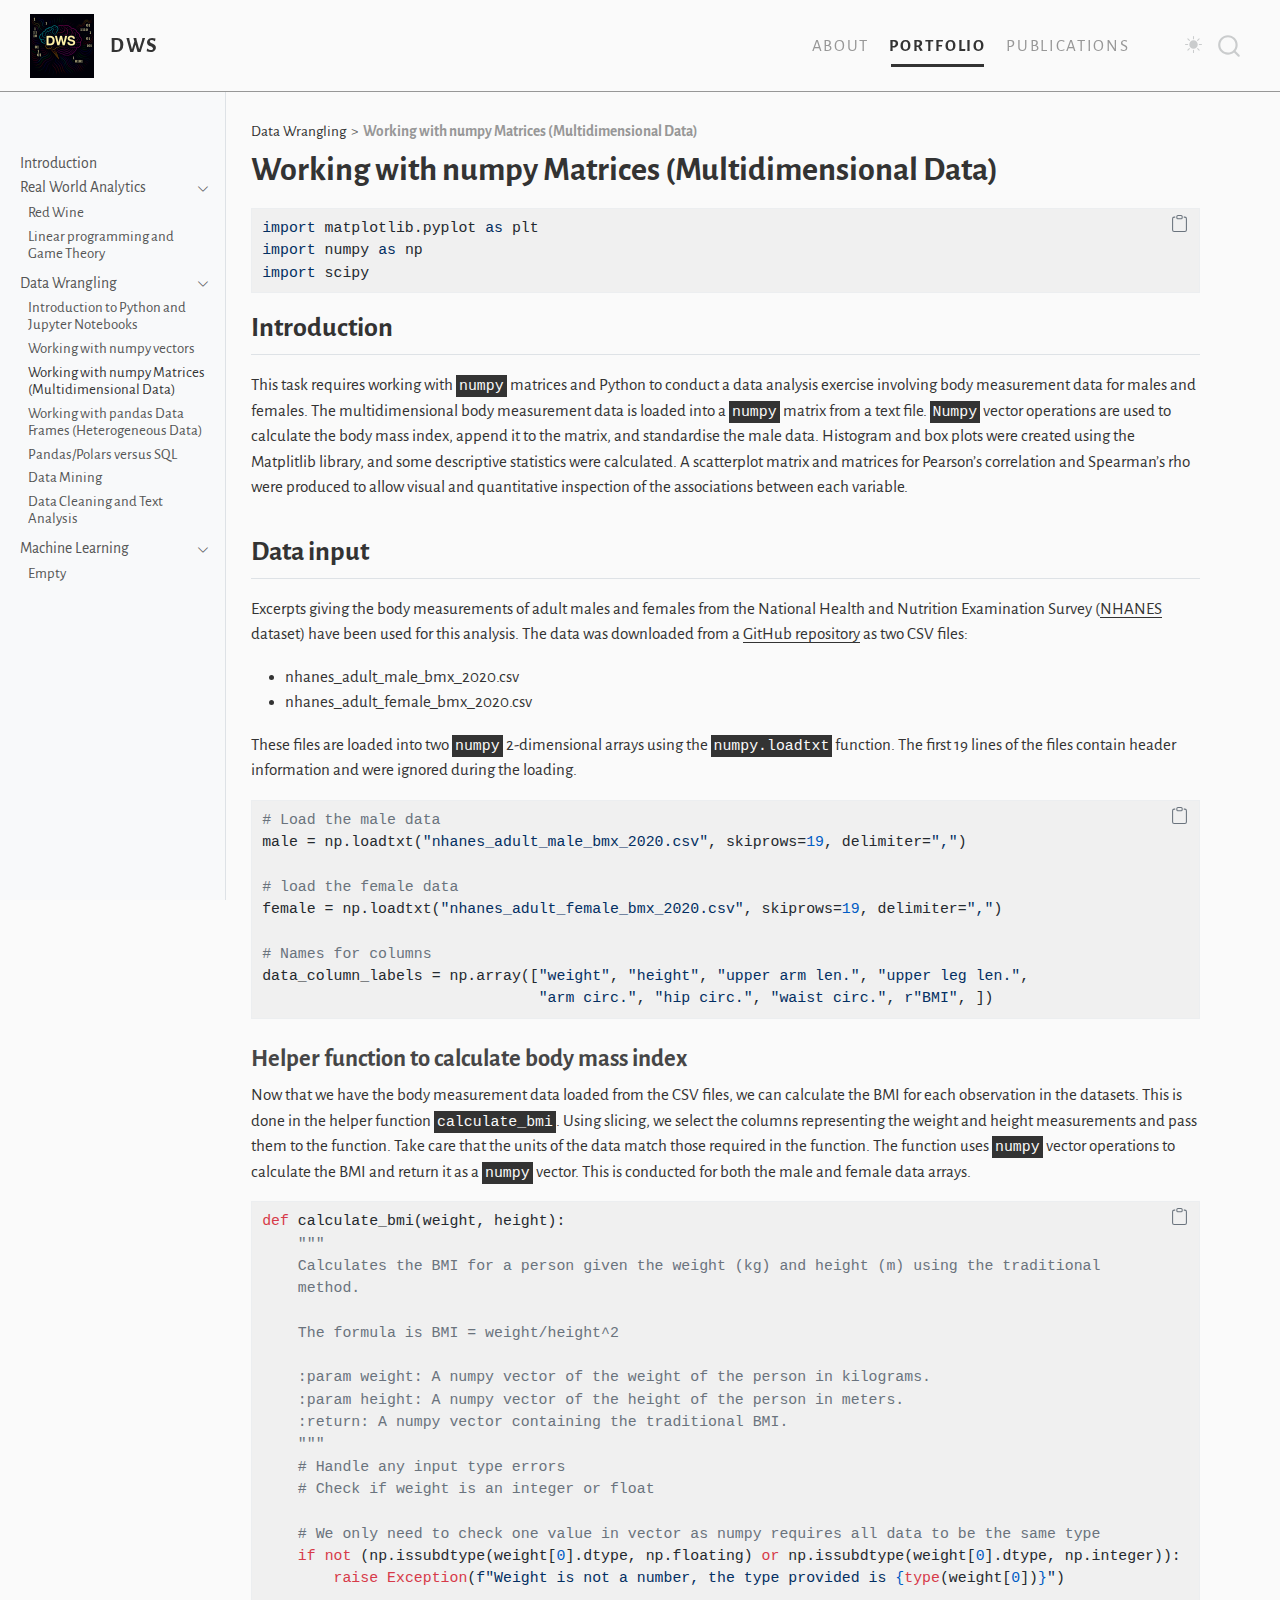
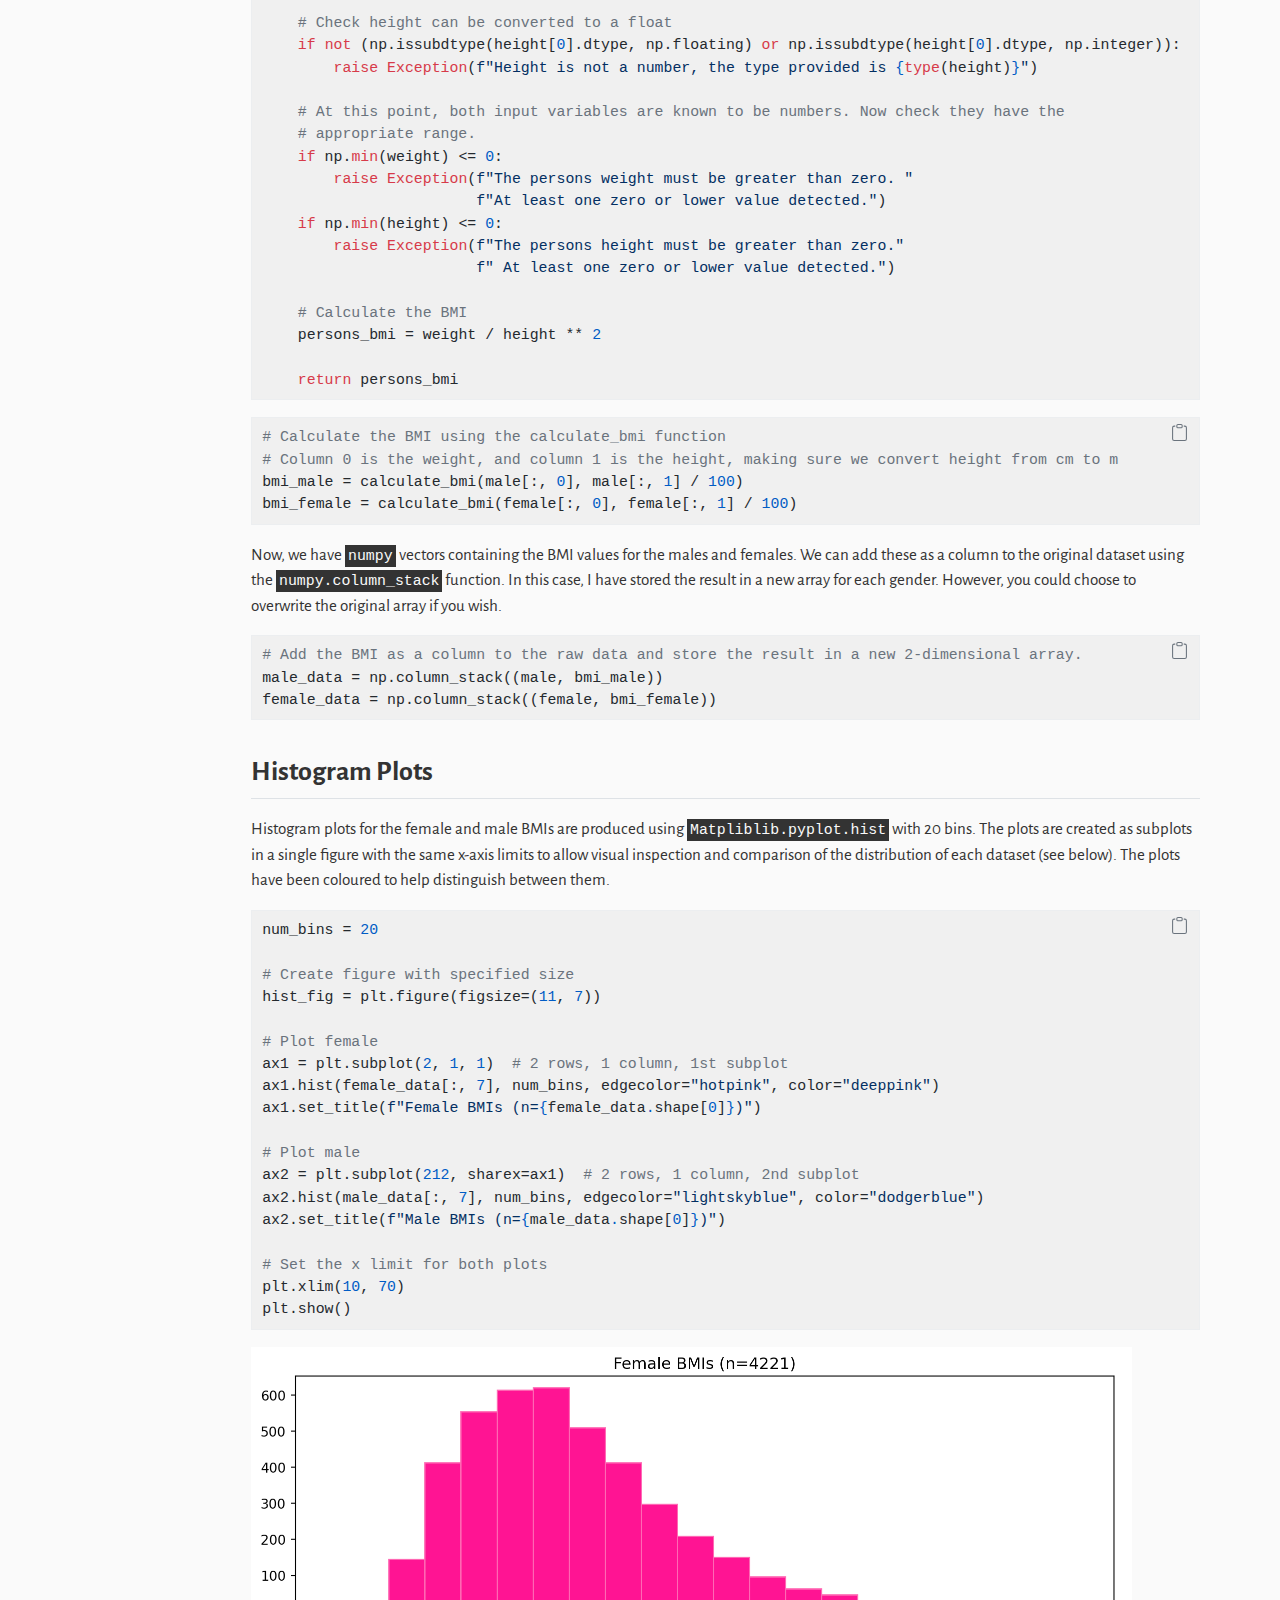
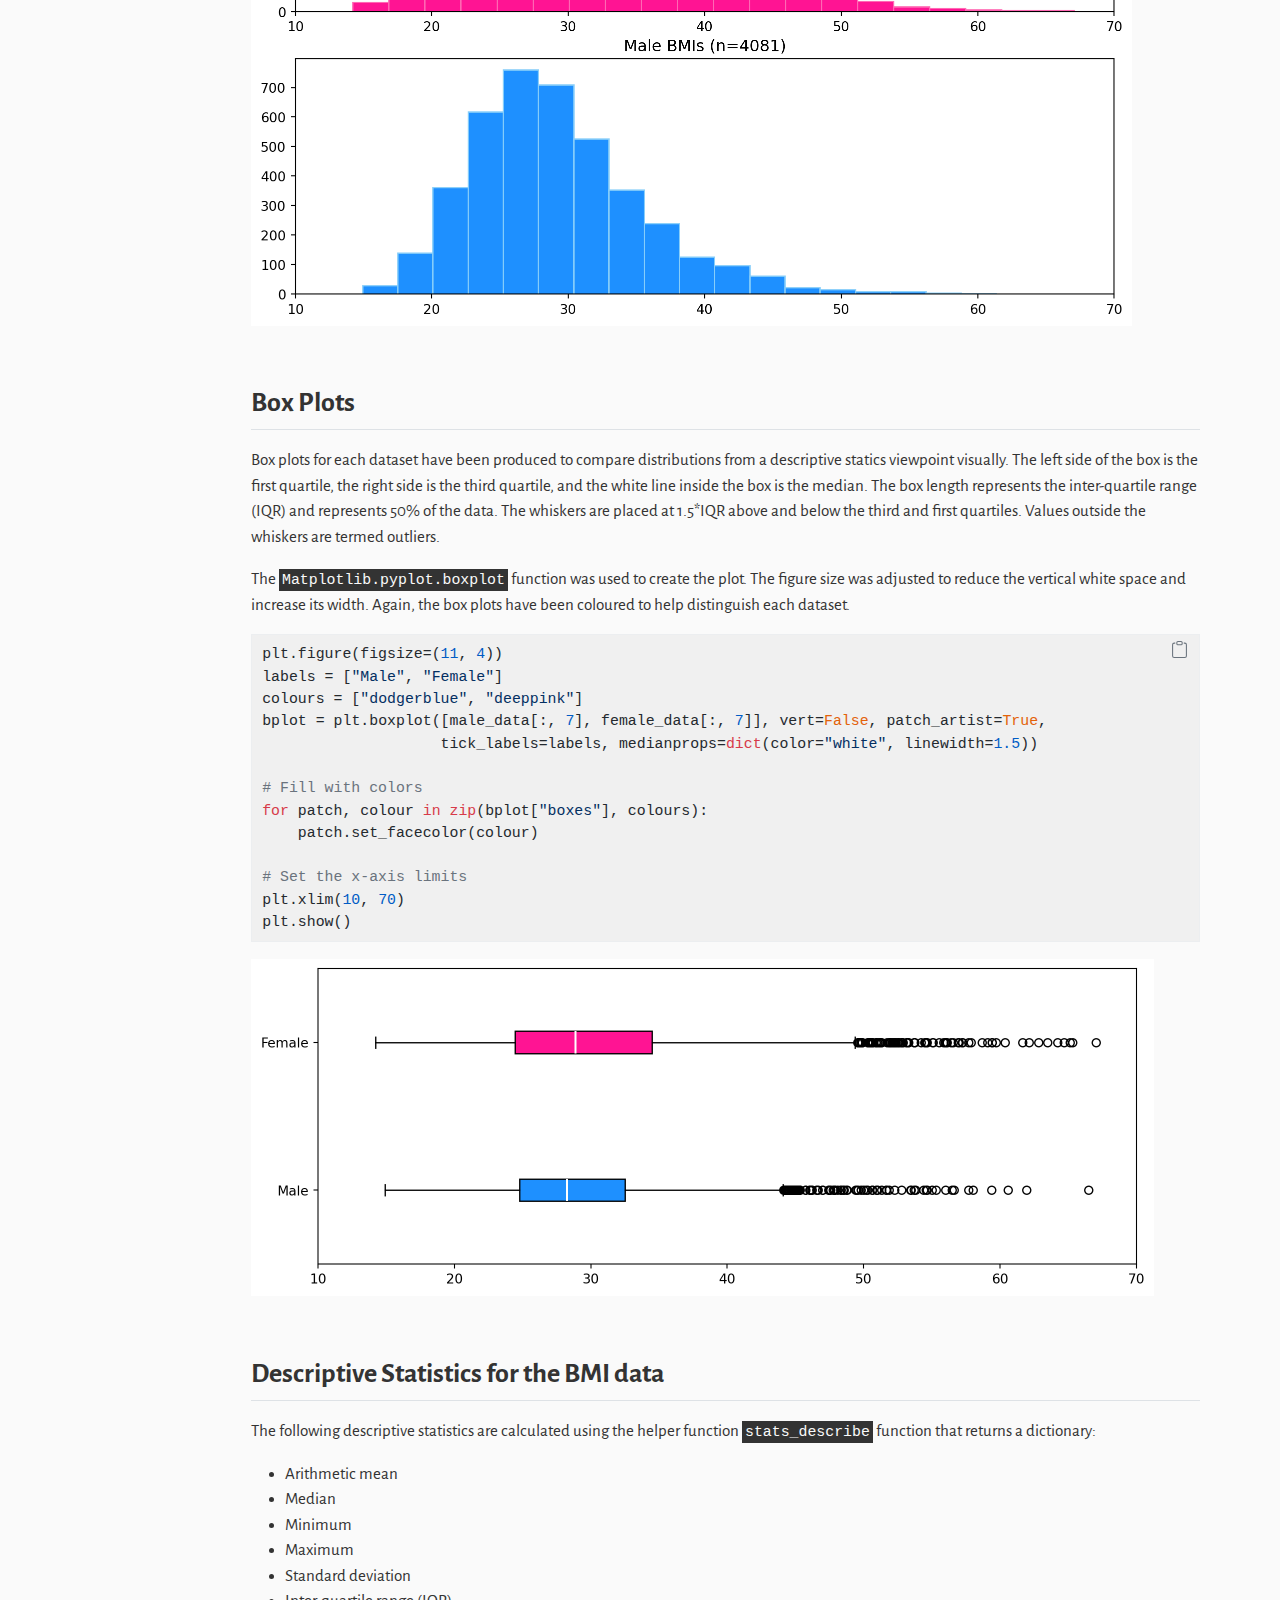
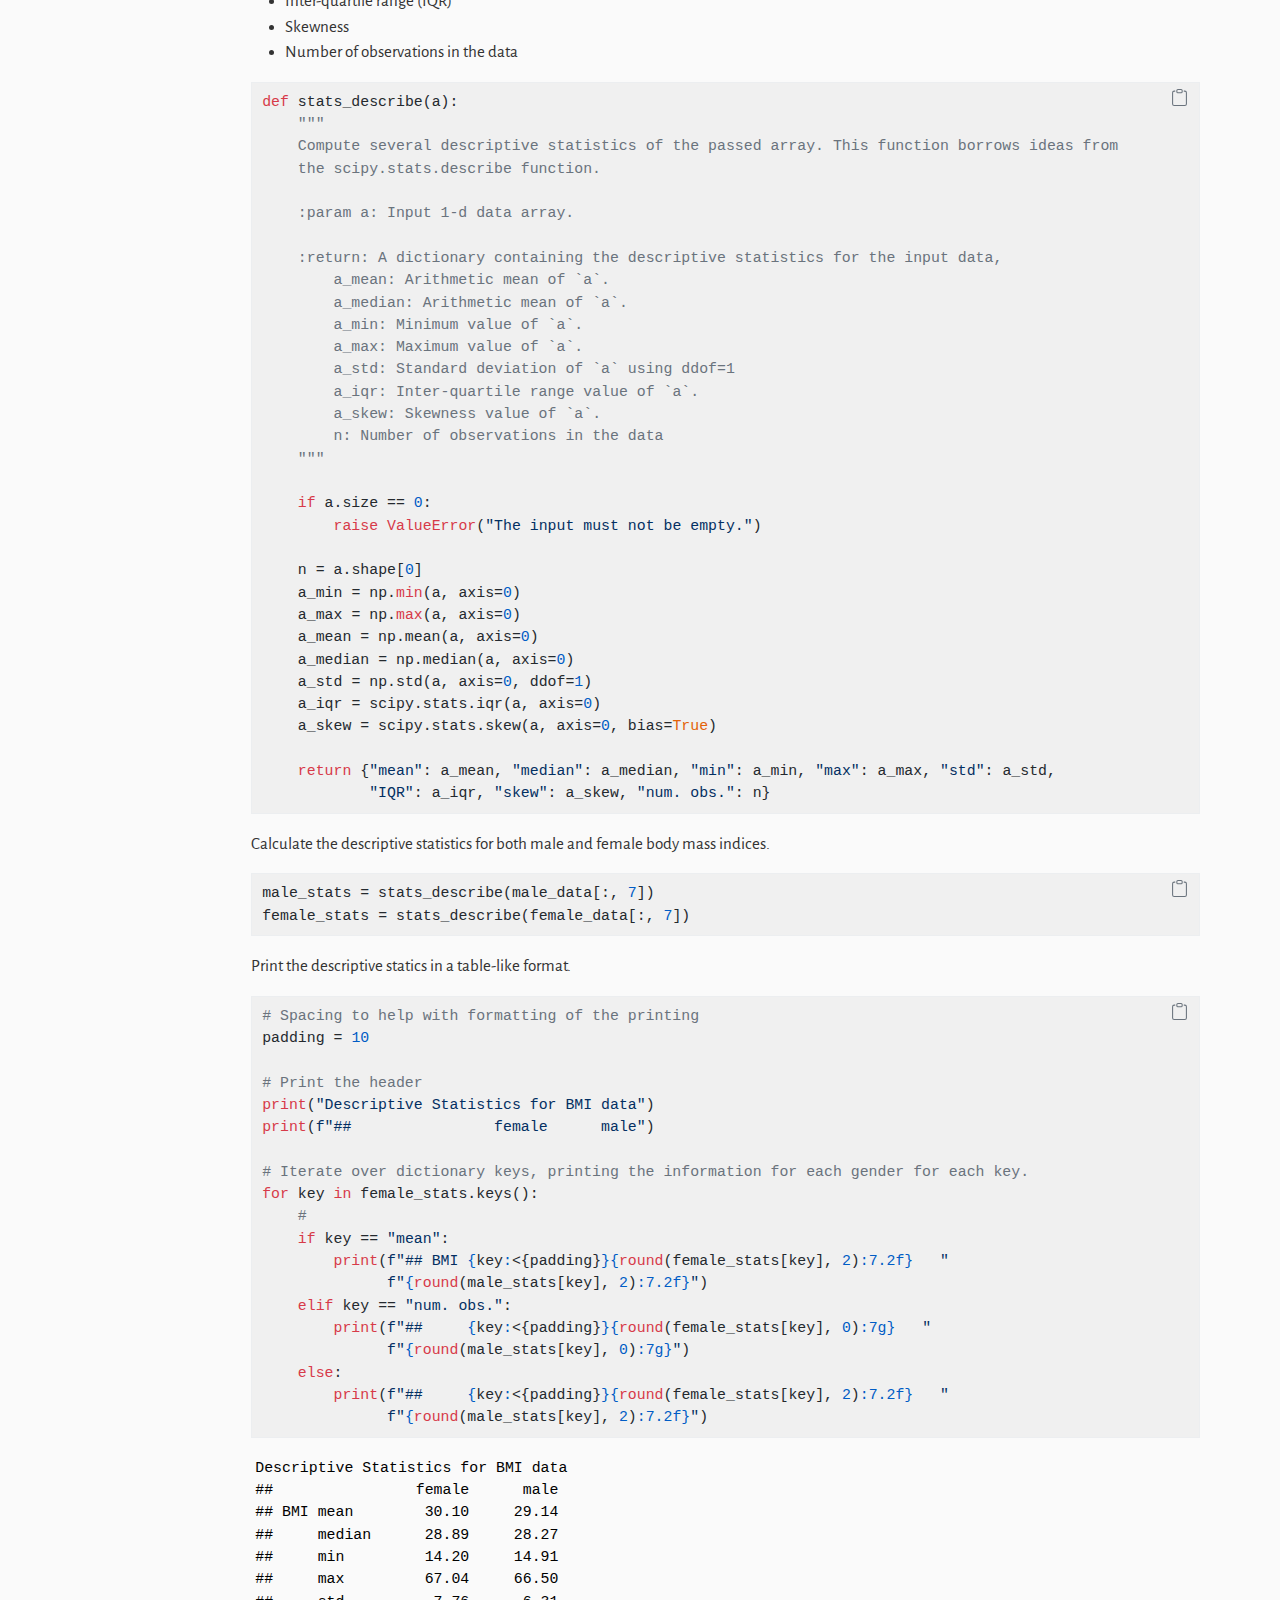
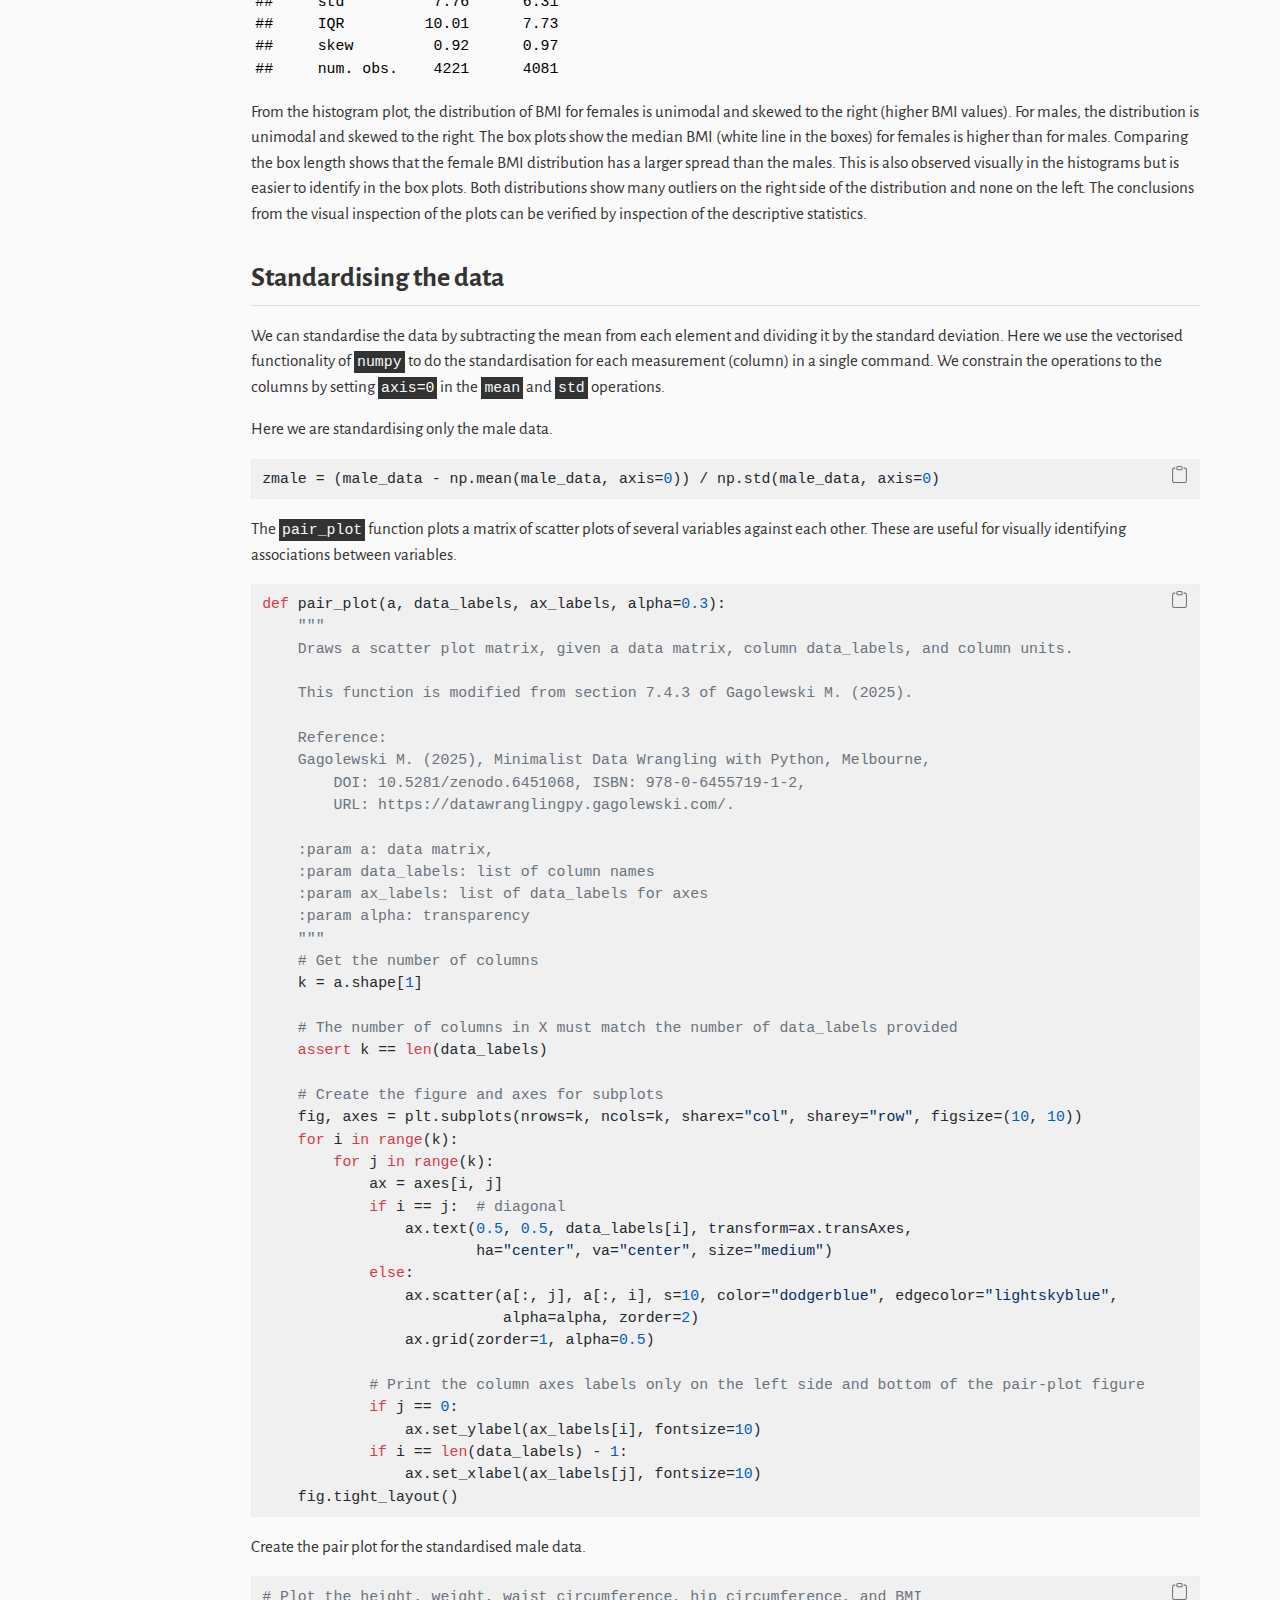
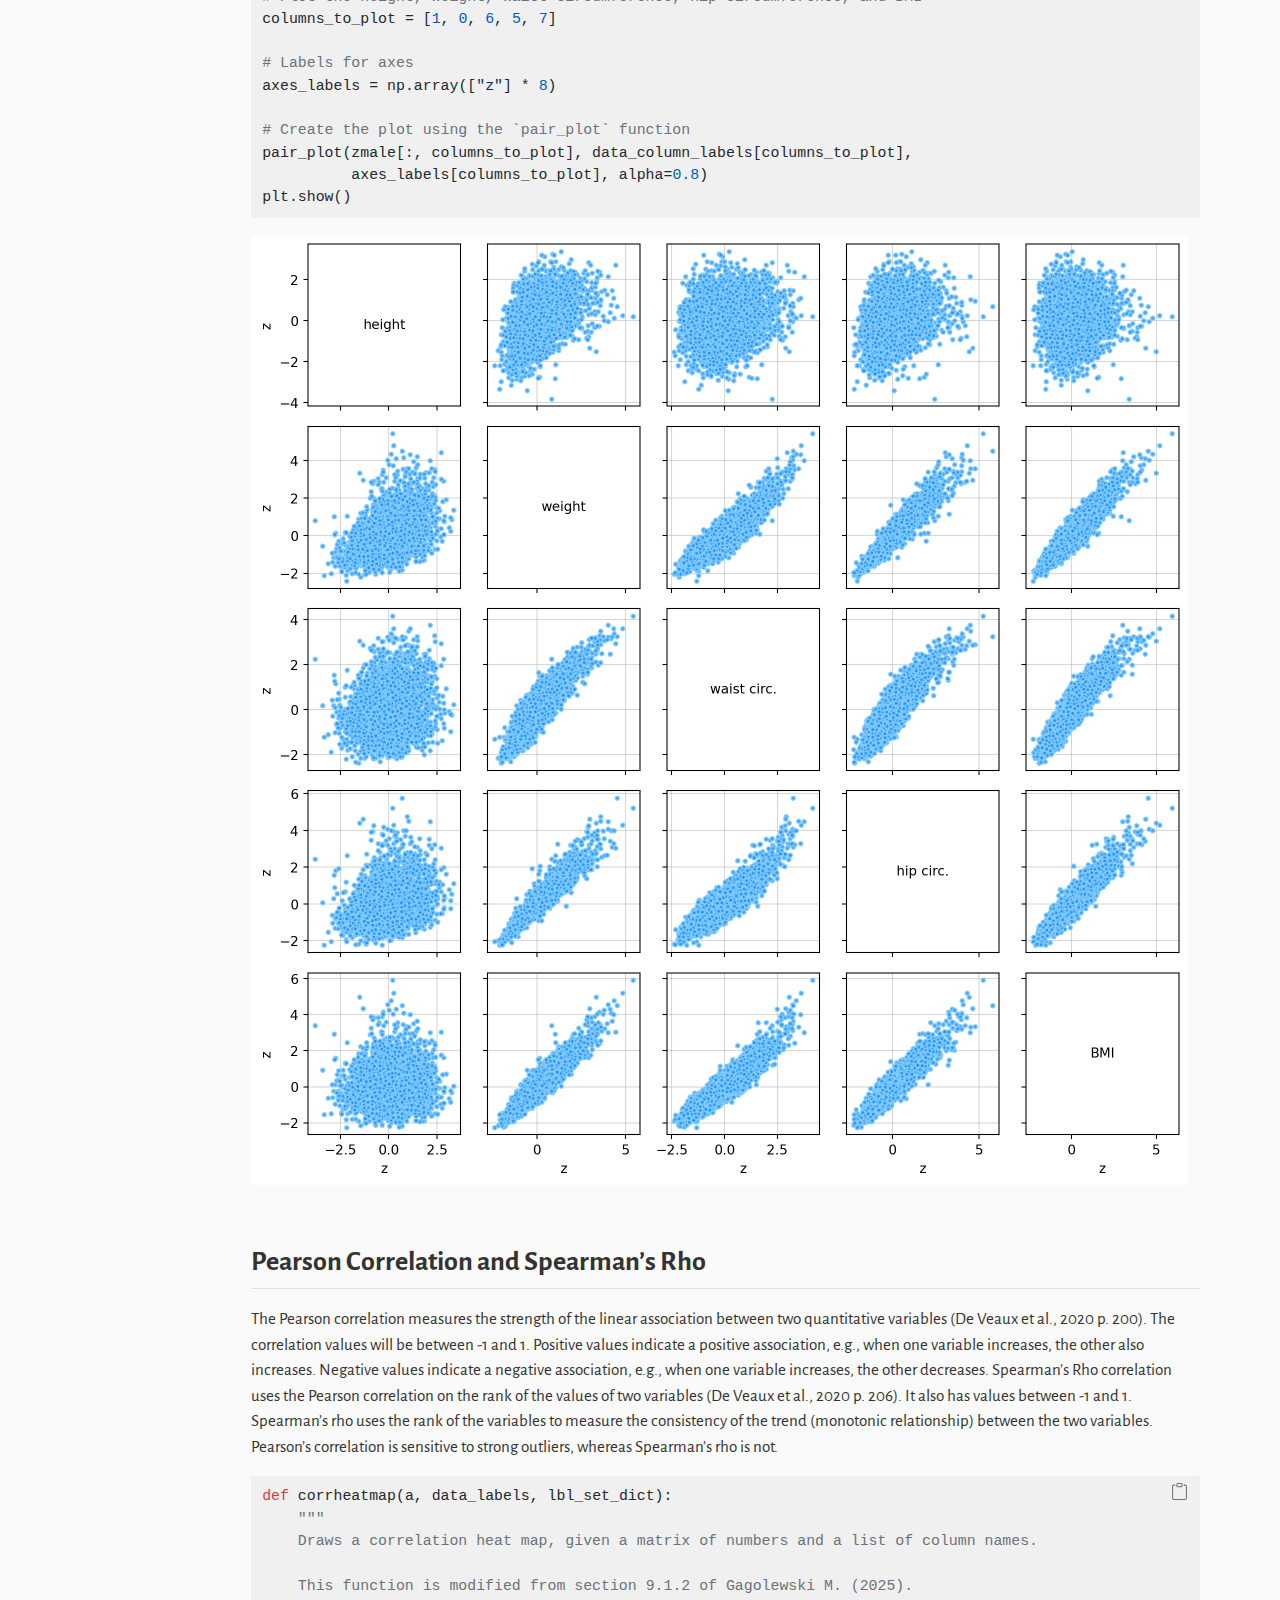
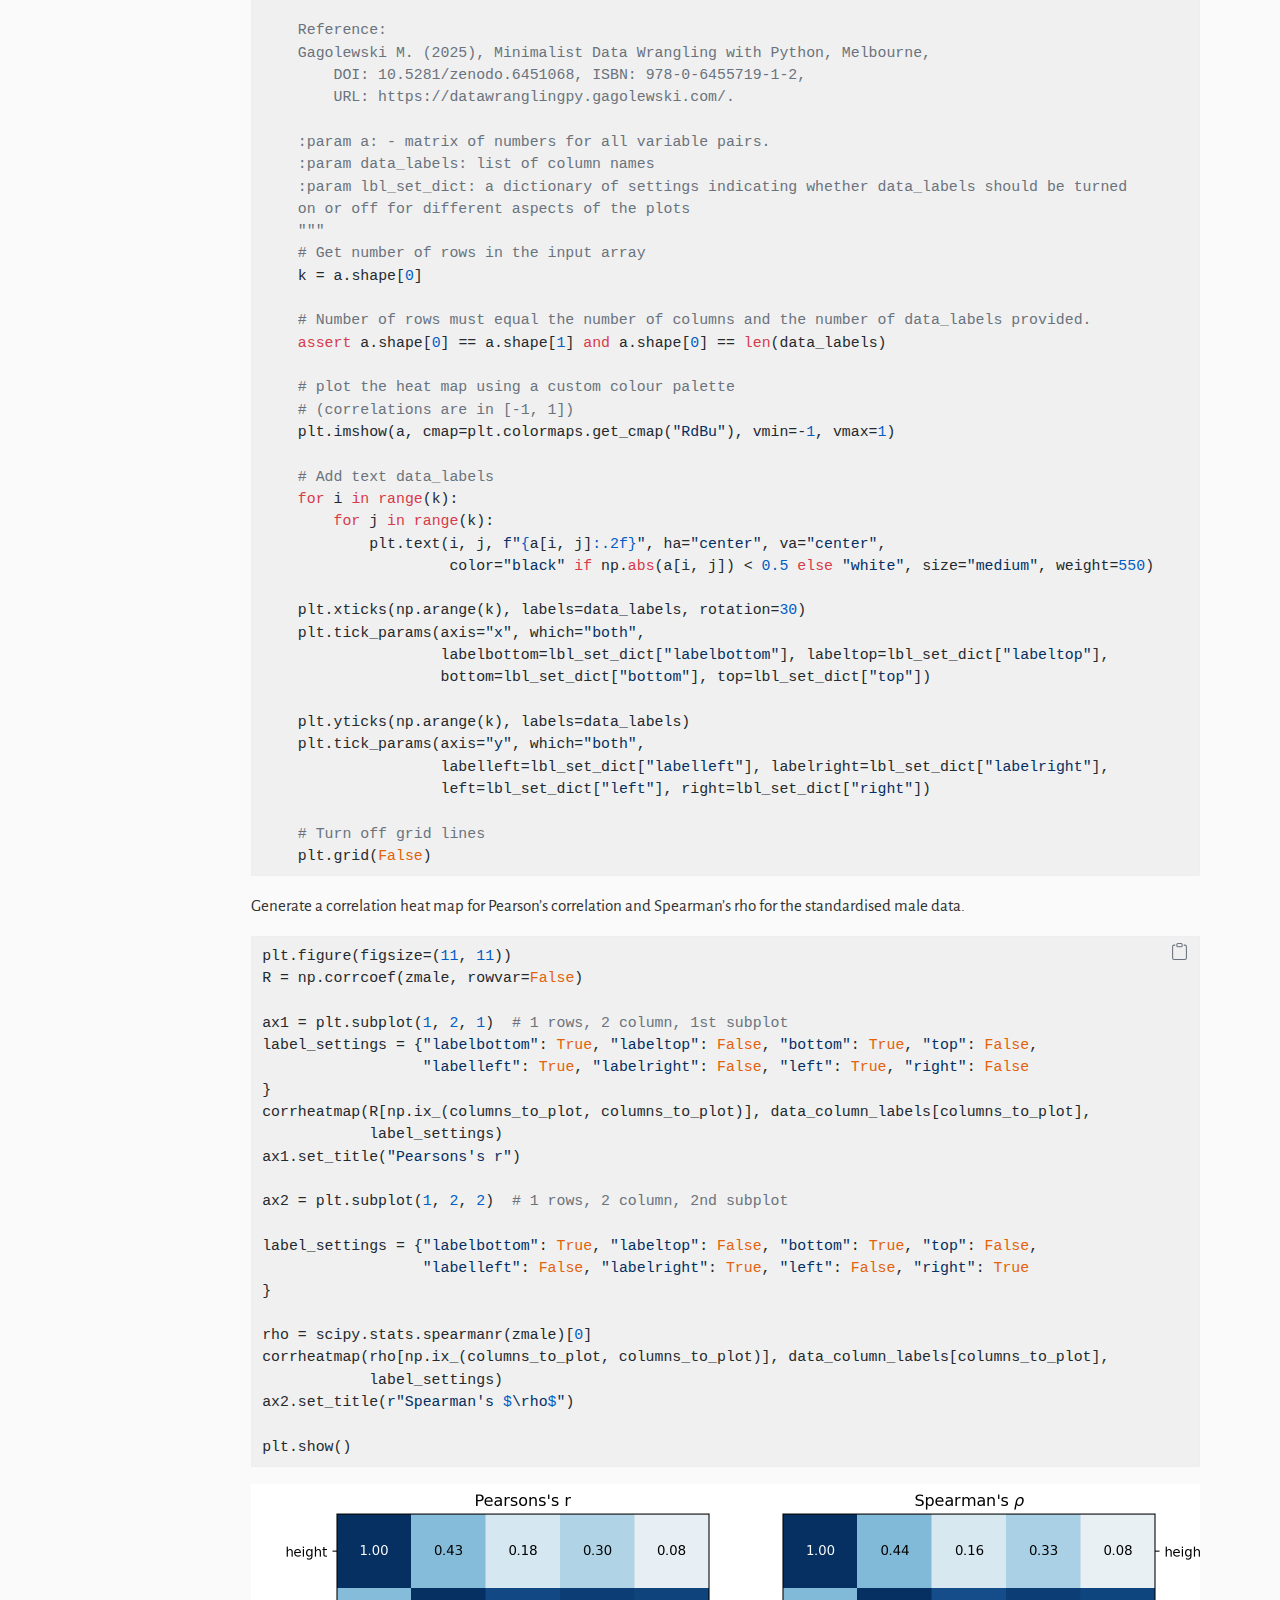
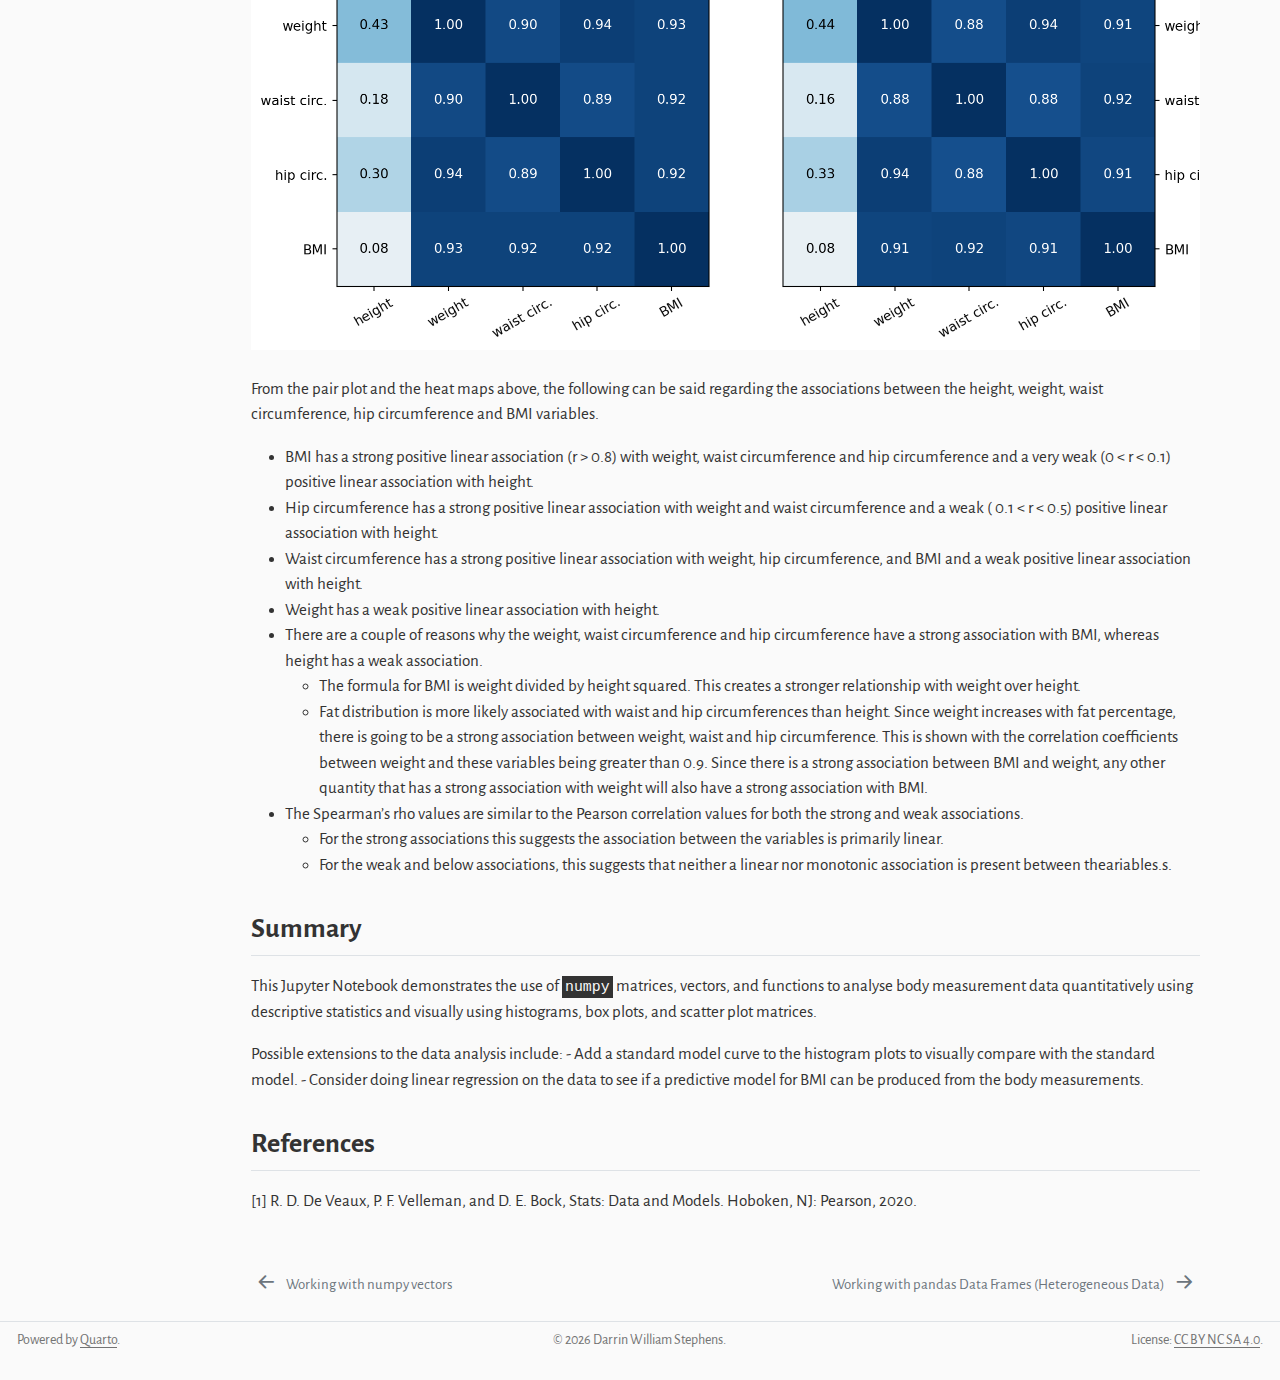
<file: docs/portfolio/dw/Task3/Task_3P.html>
<!DOCTYPE html>
<html xmlns="http://www.w3.org/1999/xhtml" lang="en-GB" xml:lang="en-GB"><head>

<meta charset="utf-8">
<meta name="generator" content="quarto-1.7.31">

<meta name="viewport" content="width=device-width, initial-scale=1.0, user-scalable=yes">


<title>Working with numpy Matrices (Multidimensional Data) – DWS</title>
<style>
code{white-space: pre-wrap;}
span.smallcaps{font-variant: small-caps;}
div.columns{display: flex; gap: min(4vw, 1.5em);}
div.column{flex: auto; overflow-x: auto;}
div.hanging-indent{margin-left: 1.5em; text-indent: -1.5em;}
ul.task-list{list-style: none;}
ul.task-list li input[type="checkbox"] {
  width: 0.8em;
  margin: 0 0.8em 0.2em -1em; /* quarto-specific, see https://github.com/quarto-dev/quarto-cli/issues/4556 */ 
  vertical-align: middle;
}
/* CSS for syntax highlighting */
html { -webkit-text-size-adjust: 100%; }
pre > code.sourceCode { white-space: pre; position: relative; }
pre > code.sourceCode > span { display: inline-block; line-height: 1.25; }
pre > code.sourceCode > span:empty { height: 1.2em; }
.sourceCode { overflow: visible; }
code.sourceCode > span { color: inherit; text-decoration: inherit; }
div.sourceCode { margin: 1em 0; }
pre.sourceCode { margin: 0; }
@media screen {
div.sourceCode { overflow: auto; }
}
@media print {
pre > code.sourceCode { white-space: pre-wrap; }
pre > code.sourceCode > span { text-indent: -5em; padding-left: 5em; }
}
pre.numberSource code
  { counter-reset: source-line 0; }
pre.numberSource code > span
  { position: relative; left: -4em; counter-increment: source-line; }
pre.numberSource code > span > a:first-child::before
  { content: counter(source-line);
    position: relative; left: -1em; text-align: right; vertical-align: baseline;
    border: none; display: inline-block;
    -webkit-touch-callout: none; -webkit-user-select: none;
    -khtml-user-select: none; -moz-user-select: none;
    -ms-user-select: none; user-select: none;
    padding: 0 4px; width: 4em;
  }
pre.numberSource { margin-left: 3em;  padding-left: 4px; }
div.sourceCode
  {   }
@media screen {
pre > code.sourceCode > span > a:first-child::before { text-decoration: underline; }
}
</style>


<script src="../../../site_libs/quarto-nav/quarto-nav.js"></script>
<script src="../../../site_libs/quarto-nav/headroom.min.js"></script>
<script src="../../../site_libs/clipboard/clipboard.min.js"></script>
<script src="../../../site_libs/quarto-search/autocomplete.umd.js"></script>
<script src="../../../site_libs/quarto-search/fuse.min.js"></script>
<script src="../../../site_libs/quarto-search/quarto-search.js"></script>
<meta name="quarto:offset" content="../../../">
<link href="../../../portfolio/dw/Task4/Task_4P.html" rel="next">
<link href="../../../portfolio/dw/Task2/Task_2P.html" rel="prev">
<script src="../../../site_libs/quarto-html/quarto.js" type="module"></script>
<script src="../../../site_libs/quarto-html/tabsets/tabsets.js" type="module"></script>
<script src="../../../site_libs/quarto-html/popper.min.js"></script>
<script src="../../../site_libs/quarto-html/tippy.umd.min.js"></script>
<script src="../../../site_libs/quarto-html/anchor.min.js"></script>
<link href="../../../site_libs/quarto-html/tippy.css" rel="stylesheet">
<link href="../../../site_libs/quarto-html/quarto-syntax-highlighting-4a990d8dcb58f517c7c86712b8f2ac7c.css" rel="stylesheet" class="quarto-color-scheme" id="quarto-text-highlighting-styles">
<link href="../../../site_libs/quarto-html/quarto-syntax-highlighting-dark-46f4cc9626f044588a66931b604fc9c8.css" rel="stylesheet" class="quarto-color-scheme quarto-color-alternate" id="quarto-text-highlighting-styles">
<link href="../../../site_libs/quarto-html/quarto-syntax-highlighting-4a990d8dcb58f517c7c86712b8f2ac7c.css" rel="stylesheet" class="quarto-color-scheme-extra" id="quarto-text-highlighting-styles">
<script src="../../../site_libs/bootstrap/bootstrap.min.js"></script>
<link href="../../../site_libs/bootstrap/bootstrap-icons.css" rel="stylesheet">
<link href="../../../site_libs/bootstrap/bootstrap-21f8cd6094585e260519947556241a12.min.css" rel="stylesheet" append-hash="true" class="quarto-color-scheme" id="quarto-bootstrap" data-mode="light">
<link href="../../../site_libs/bootstrap/bootstrap-dark-145fe0d1efd24aec0418ad41d9eec7c6.min.css" rel="stylesheet" append-hash="true" class="quarto-color-scheme quarto-color-alternate" id="quarto-bootstrap" data-mode="dark">
<link href="../../../site_libs/bootstrap/bootstrap-21f8cd6094585e260519947556241a12.min.css" rel="stylesheet" append-hash="true" class="quarto-color-scheme-extra" id="quarto-bootstrap" data-mode="light">
<script src="../../../site_libs/quarto-contrib/iconify-3.0.0/iconify-icon.min.js"></script>
<script src="../../../site_libs/quarto-contrib/glightbox/glightbox.min.js"></script>
<link href="../../../site_libs/quarto-contrib/glightbox/glightbox.min.css" rel="stylesheet">
<link href="../../../site_libs/quarto-contrib/glightbox/lightbox.css" rel="stylesheet">
<script id="quarto-search-options" type="application/json">{
  "location": "navbar",
  "copy-button": false,
  "collapse-after": 3,
  "panel-placement": "end",
  "type": "overlay",
  "limit": 50,
  "keyboard-shortcut": [
    "f",
    "/",
    "s"
  ],
  "show-item-context": false,
  "language": {
    "search-no-results-text": "No results",
    "search-matching-documents-text": "matching documents",
    "search-copy-link-title": "Copy link to search",
    "search-hide-matches-text": "Hide additional matches",
    "search-more-match-text": "more match in this document",
    "search-more-matches-text": "more matches in this document",
    "search-clear-button-title": "Clear",
    "search-text-placeholder": "",
    "search-detached-cancel-button-title": "Cancel",
    "search-submit-button-title": "Submit",
    "search-label": "Search"
  }
}</script>


</head>

<body class="nav-sidebar docked nav-fixed fullcontent quarto-light"><script id="quarto-html-before-body" type="application/javascript">
    const toggleBodyColorMode = (bsSheetEl) => {
      const mode = bsSheetEl.getAttribute("data-mode");
      const bodyEl = window.document.querySelector("body");
      if (mode === "dark") {
        bodyEl.classList.add("quarto-dark");
        bodyEl.classList.remove("quarto-light");
      } else {
        bodyEl.classList.add("quarto-light");
        bodyEl.classList.remove("quarto-dark");
      }
    }
    const toggleBodyColorPrimary = () => {
      const bsSheetEl = window.document.querySelector("link#quarto-bootstrap:not([rel=disabled-stylesheet])");
      if (bsSheetEl) {
        toggleBodyColorMode(bsSheetEl);
      }
    }
    const setColorSchemeToggle = (alternate) => {
      const toggles = window.document.querySelectorAll('.quarto-color-scheme-toggle');
      for (let i=0; i < toggles.length; i++) {
        const toggle = toggles[i];
        if (toggle) {
          if (alternate) {
            toggle.classList.add("alternate");
          } else {
            toggle.classList.remove("alternate");
          }
        }
      }
    };
    const toggleColorMode = (alternate) => {
      // Switch the stylesheets
      const primaryStylesheets = window.document.querySelectorAll('link.quarto-color-scheme:not(.quarto-color-alternate)');
      const alternateStylesheets = window.document.querySelectorAll('link.quarto-color-scheme.quarto-color-alternate');
      manageTransitions('#quarto-margin-sidebar .nav-link', false);
      if (alternate) {
        // note: dark is layered on light, we don't disable primary!
        enableStylesheet(alternateStylesheets);
        for (const sheetNode of alternateStylesheets) {
          if (sheetNode.id === "quarto-bootstrap") {
            toggleBodyColorMode(sheetNode);
          }
        }
      } else {
        disableStylesheet(alternateStylesheets);
        enableStylesheet(primaryStylesheets)
        toggleBodyColorPrimary();
      }
      manageTransitions('#quarto-margin-sidebar .nav-link', true);
      // Switch the toggles
      setColorSchemeToggle(alternate)
      // Hack to workaround the fact that safari doesn't
      // properly recolor the scrollbar when toggling (#1455)
      if (navigator.userAgent.indexOf('Safari') > 0 && navigator.userAgent.indexOf('Chrome') == -1) {
        manageTransitions("body", false);
        window.scrollTo(0, 1);
        setTimeout(() => {
          window.scrollTo(0, 0);
          manageTransitions("body", true);
        }, 40);
      }
    }
    const disableStylesheet = (stylesheets) => {
      for (let i=0; i < stylesheets.length; i++) {
        const stylesheet = stylesheets[i];
        stylesheet.rel = 'disabled-stylesheet';
      }
    }
    const enableStylesheet = (stylesheets) => {
      for (let i=0; i < stylesheets.length; i++) {
        const stylesheet = stylesheets[i];
        if(stylesheet.rel !== 'stylesheet') { // for Chrome, which will still FOUC without this check
          stylesheet.rel = 'stylesheet';
        }
      }
    }
    const manageTransitions = (selector, allowTransitions) => {
      const els = window.document.querySelectorAll(selector);
      for (let i=0; i < els.length; i++) {
        const el = els[i];
        if (allowTransitions) {
          el.classList.remove('notransition');
        } else {
          el.classList.add('notransition');
        }
      }
    }
    const isFileUrl = () => {
      return window.location.protocol === 'file:';
    }
    const hasAlternateSentinel = () => {
      let styleSentinel = getColorSchemeSentinel();
      if (styleSentinel !== null) {
        return styleSentinel === "alternate";
      } else {
        return false;
      }
    }
    const setStyleSentinel = (alternate) => {
      const value = alternate ? "alternate" : "default";
      if (!isFileUrl()) {
        window.localStorage.setItem("quarto-color-scheme", value);
      } else {
        localAlternateSentinel = value;
      }
    }
    const getColorSchemeSentinel = () => {
      if (!isFileUrl()) {
        const storageValue = window.localStorage.getItem("quarto-color-scheme");
        return storageValue != null ? storageValue : localAlternateSentinel;
      } else {
        return localAlternateSentinel;
      }
    }
    const toggleGiscusIfUsed = (isAlternate, darkModeDefault) => {
      const baseTheme = document.querySelector('#giscus-base-theme')?.value ?? 'light';
      const alternateTheme = document.querySelector('#giscus-alt-theme')?.value ?? 'dark';
      let newTheme = '';
      if(authorPrefersDark) {
        newTheme = isAlternate ? baseTheme : alternateTheme;
      } else {
        newTheme = isAlternate ? alternateTheme : baseTheme;
      }
      const changeGiscusTheme = () => {
        // From: https://github.com/giscus/giscus/issues/336
        const sendMessage = (message) => {
          const iframe = document.querySelector('iframe.giscus-frame');
          if (!iframe) return;
          iframe.contentWindow.postMessage({ giscus: message }, 'https://giscus.app');
        }
        sendMessage({
          setConfig: {
            theme: newTheme
          }
        });
      }
      const isGiscussLoaded = window.document.querySelector('iframe.giscus-frame') !== null;
      if (isGiscussLoaded) {
        changeGiscusTheme();
      }
    };
    const authorPrefersDark = false;
    const darkModeDefault = authorPrefersDark;
      document.querySelector('link#quarto-text-highlighting-styles.quarto-color-scheme-extra').rel = 'disabled-stylesheet';
      document.querySelector('link#quarto-bootstrap.quarto-color-scheme-extra').rel = 'disabled-stylesheet';
    let localAlternateSentinel = darkModeDefault ? 'alternate' : 'default';
    // Dark / light mode switch
    window.quartoToggleColorScheme = () => {
      // Read the current dark / light value
      let toAlternate = !hasAlternateSentinel();
      toggleColorMode(toAlternate);
      setStyleSentinel(toAlternate);
      toggleGiscusIfUsed(toAlternate, darkModeDefault);
      window.dispatchEvent(new Event('resize'));
    };
    // Switch to dark mode if need be
    if (hasAlternateSentinel()) {
      toggleColorMode(true);
    } else {
      toggleColorMode(false);
    }
  </script>

<div id="quarto-search-results"></div>
  <header id="quarto-header" class="headroom fixed-top">
    <nav class="navbar navbar-expand-lg " data-bs-theme="dark">
      <div class="navbar-container container-fluid">
      <div class="navbar-brand-container mx-auto">
    <a href="../../../index.html" class="navbar-brand navbar-brand-logo">
    <img src="../../../assets/images/logo.png" alt="Darrin Stephens logo" class="navbar-logo">
    </a>
    <a class="navbar-brand" href="../../../index.html">
    <span class="navbar-title">DWS</span>
    </a>
  </div>
            <div id="quarto-search" class="" title="Search"></div>
          <button class="navbar-toggler" type="button" data-bs-toggle="collapse" data-bs-target="#navbarCollapse" aria-controls="navbarCollapse" role="menu" aria-expanded="false" aria-label="Toggle navigation" onclick="if (window.quartoToggleHeadroom) { window.quartoToggleHeadroom(); }">
  <span class="navbar-toggler-icon"></span>
</button>
          <div class="collapse navbar-collapse" id="navbarCollapse">
            <ul class="navbar-nav navbar-nav-scroll ms-auto">
  <li class="nav-item">
    <a class="nav-link" href="../../../index.html"> 
<span class="menu-text">About</span></a>
  </li>  
  <li class="nav-item">
    <a class="nav-link active" href="../../../portfolio.html" aria-current="page"> 
<span class="menu-text">Portfolio</span></a>
  </li>  
  <li class="nav-item">
    <a class="nav-link" href="../../../publications.html"> 
<span class="menu-text">Publications</span></a>
  </li>  
  <li class="nav-item">
    <a class="nav-link" href="https://www.linkedin.com/in/darrin-stephens"> 
<span class="menu-text"><iconify-icon role="img" inline="" icon="fa7-brands:linkedin" aria-label="LinkedIn" title="LinkedIn"></iconify-icon></span></a>
  </li>  
  <li class="nav-item">
    <a class="nav-link" href="https://github.com/dwstephens"> 
<span class="menu-text"><iconify-icon role="img" inline="" icon="octicon:mark-github-16" aria-label="GitHub" title="GitHub"></iconify-icon></span></a>
  </li>  
</ul>
          </div> <!-- /navcollapse -->
            <div class="quarto-navbar-tools">
  <a href="" class="quarto-color-scheme-toggle quarto-navigation-tool  px-1" onclick="window.quartoToggleColorScheme(); return false;" title="Toggle dark mode"><i class="bi"></i></a>
</div>
      </div> <!-- /container-fluid -->
    </nav>
  <nav class="quarto-secondary-nav">
    <div class="container-fluid d-flex">
      <button type="button" class="quarto-btn-toggle btn" data-bs-toggle="collapse" role="button" data-bs-target=".quarto-sidebar-collapse-item" aria-controls="quarto-sidebar" aria-expanded="false" aria-label="Toggle sidebar navigation" onclick="if (window.quartoToggleHeadroom) { window.quartoToggleHeadroom(); }">
        <i class="bi bi-layout-text-sidebar-reverse"></i>
      </button>
        <nav class="quarto-page-breadcrumbs" aria-label="breadcrumb"><ol class="breadcrumb"><li class="breadcrumb-item"><a href="../../../data_wrangling.html">Data Wrangling</a></li><li class="breadcrumb-item"><a href="../../../portfolio/dw/Task3/Task_3P.html">Working with numpy Matrices (Multidimensional Data)</a></li></ol></nav>
        <a class="flex-grow-1" role="navigation" data-bs-toggle="collapse" data-bs-target=".quarto-sidebar-collapse-item" aria-controls="quarto-sidebar" aria-expanded="false" aria-label="Toggle sidebar navigation" onclick="if (window.quartoToggleHeadroom) { window.quartoToggleHeadroom(); }">      
        </a>
      <button type="button" class="btn quarto-search-button" aria-label="Search" onclick="window.quartoOpenSearch();">
        <i class="bi bi-search"></i>
      </button>
    </div>
  </nav>
</header>
<!-- content -->
<div id="quarto-content" class="quarto-container page-columns page-rows-contents page-layout-article page-navbar">
<!-- sidebar -->
  <nav id="quarto-sidebar" class="sidebar collapse collapse-horizontal quarto-sidebar-collapse-item sidebar-navigation docked overflow-auto">
        <div class="mt-2 flex-shrink-0 align-items-center">
        <div class="sidebar-search">
        <div id="quarto-search" class="" title="Search"></div>
        </div>
        </div>
    <div class="sidebar-menu-container"> 
    <ul class="list-unstyled mt-1">
        <li class="sidebar-item">
  <div class="sidebar-item-container"> 
  <a href="../../../portfolio.html" class="sidebar-item-text sidebar-link">
 <span class="menu-text">Introduction</span></a>
  </div>
</li>
        <li class="sidebar-item sidebar-item-section">
      <div class="sidebar-item-container"> 
            <a href="../../../real_world_analytics.html" class="sidebar-item-text sidebar-link">
 <span class="menu-text">Real World Analytics</span></a>
          <a class="sidebar-item-toggle text-start" data-bs-toggle="collapse" data-bs-target="#quarto-sidebar-section-1" role="navigation" aria-expanded="true" aria-label="Toggle section">
            <i class="bi bi-chevron-right ms-2"></i>
          </a> 
      </div>
      <ul id="quarto-sidebar-section-1" class="collapse list-unstyled sidebar-section depth1 show">  
          <li class="sidebar-item">
  <div class="sidebar-item-container"> 
  <a href="../../../portfolio/ra/a2/sit718_a2.html" class="sidebar-item-text sidebar-link">
 <span class="menu-text">Red Wine</span></a>
  </div>
</li>
          <li class="sidebar-item">
  <div class="sidebar-item-container"> 
  <a href="../../../portfolio/ra/a3/sit718_a3.html" class="sidebar-item-text sidebar-link">
 <span class="menu-text">Linear programming and Game Theory</span></a>
  </div>
</li>
      </ul>
  </li>
        <li class="sidebar-item sidebar-item-section">
      <div class="sidebar-item-container"> 
            <a href="../../../data_wrangling.html" class="sidebar-item-text sidebar-link">
 <span class="menu-text">Data Wrangling</span></a>
          <a class="sidebar-item-toggle text-start" data-bs-toggle="collapse" data-bs-target="#quarto-sidebar-section-2" role="navigation" aria-expanded="true" aria-label="Toggle section">
            <i class="bi bi-chevron-right ms-2"></i>
          </a> 
      </div>
      <ul id="quarto-sidebar-section-2" class="collapse list-unstyled sidebar-section depth1 show">  
          <li class="sidebar-item">
  <div class="sidebar-item-container"> 
  <a href="../../../portfolio/dw/Task1/Task_1P.html" class="sidebar-item-text sidebar-link">
 <span class="menu-text">Introduction to Python and Jupyter Notebooks</span></a>
  </div>
</li>
          <li class="sidebar-item">
  <div class="sidebar-item-container"> 
  <a href="../../../portfolio/dw/Task2/Task_2P.html" class="sidebar-item-text sidebar-link">
 <span class="menu-text">Working with numpy vectors</span></a>
  </div>
</li>
          <li class="sidebar-item">
  <div class="sidebar-item-container"> 
  <a href="../../../portfolio/dw/Task3/Task_3P.html" class="sidebar-item-text sidebar-link active">
 <span class="menu-text">Working with numpy Matrices (Multidimensional Data)</span></a>
  </div>
</li>
          <li class="sidebar-item">
  <div class="sidebar-item-container"> 
  <a href="../../../portfolio/dw/Task4/Task_4P.html" class="sidebar-item-text sidebar-link">
 <span class="menu-text">Working with pandas Data Frames (Heterogeneous Data)</span></a>
  </div>
</li>
          <li class="sidebar-item">
  <div class="sidebar-item-container"> 
  <a href="../../../portfolio/dw/Task6/Task_6D.html" class="sidebar-item-text sidebar-link">
 <span class="menu-text">Pandas/Polars versus SQL</span></a>
  </div>
</li>
          <li class="sidebar-item">
  <div class="sidebar-item-container"> 
  <a href="../../../portfolio/dw/Task7/Task_7HD.html" class="sidebar-item-text sidebar-link">
 <span class="menu-text">Data Mining</span></a>
  </div>
</li>
          <li class="sidebar-item">
  <div class="sidebar-item-container"> 
  <a href="../../../portfolio/dw/Task8/Task_8HD.html" class="sidebar-item-text sidebar-link">
 <span class="menu-text">Data Cleaning and Text Analysis</span></a>
  </div>
</li>
      </ul>
  </li>
        <li class="sidebar-item sidebar-item-section">
      <div class="sidebar-item-container"> 
            <a class="sidebar-item-text sidebar-link text-start" data-bs-toggle="collapse" data-bs-target="#quarto-sidebar-section-3" role="navigation" aria-expanded="true">
 <span class="menu-text">Machine Learning</span></a>
          <a class="sidebar-item-toggle text-start" data-bs-toggle="collapse" data-bs-target="#quarto-sidebar-section-3" role="navigation" aria-expanded="true" aria-label="Toggle section">
            <i class="bi bi-chevron-right ms-2"></i>
          </a> 
      </div>
      <ul id="quarto-sidebar-section-3" class="collapse list-unstyled sidebar-section depth1 show">  
          <li class="sidebar-item">
  <div class="sidebar-item-container"> 
  <a href="../../../portfolio/ml/empty.html" class="sidebar-item-text sidebar-link">
 <span class="menu-text">Empty</span></a>
  </div>
</li>
      </ul>
  </li>
    </ul>
    </div>
</nav>
<div id="quarto-sidebar-glass" class="quarto-sidebar-collapse-item" data-bs-toggle="collapse" data-bs-target=".quarto-sidebar-collapse-item"></div>
<!-- margin-sidebar -->
    
<!-- main -->
<main class="content" id="quarto-document-content">


<header id="title-block-header" class="quarto-title-block default"><nav class="quarto-page-breadcrumbs quarto-title-breadcrumbs d-none d-lg-block" aria-label="breadcrumb"><ol class="breadcrumb"><li class="breadcrumb-item"><a href="../../../data_wrangling.html">Data Wrangling</a></li><li class="breadcrumb-item"><a href="../../../portfolio/dw/Task3/Task_3P.html">Working with numpy Matrices (Multidimensional Data)</a></li></ol></nav>
<div class="quarto-title">
<h1 class="title">Working with numpy Matrices (Multidimensional Data)</h1>
</div>



<div class="quarto-title-meta">

    
  
    
  </div>
  


</header>


<div id="bfef7f4c" class="cell" data-execution_count="1">
<div class="sourceCode cell-code" id="cb1"><pre class="sourceCode python code-with-copy"><code class="sourceCode python"><span id="cb1-1"><a href="#cb1-1" aria-hidden="true" tabindex="-1"></a><span class="im">import</span> matplotlib.pyplot <span class="im">as</span> plt</span>
<span id="cb1-2"><a href="#cb1-2" aria-hidden="true" tabindex="-1"></a><span class="im">import</span> numpy <span class="im">as</span> np</span>
<span id="cb1-3"><a href="#cb1-3" aria-hidden="true" tabindex="-1"></a><span class="im">import</span> scipy</span></code><button title="Copy to Clipboard" class="code-copy-button"><i class="bi"></i></button></pre></div>
</div>
<section id="introduction" class="level2">
<h2 class="anchored" data-anchor-id="introduction">Introduction</h2>
<p>This task requires working with <code>numpy</code> matrices and Python to conduct a data analysis exercise involving body measurement data for males and females. The multidimensional body measurement data is loaded into a <code>numpy</code> matrix from a text file. <code>Numpy</code> vector operations are used to calculate the body mass index, append it to the matrix, and standardise the male data. Histogram and box plots were created using the Matplitlib library, and some descriptive statistics were calculated. A scatterplot matrix and matrices for Pearson’s correlation and Spearman’s rho were produced to allow visual and quantitative inspection of the associations between each variable.</p>
</section>
<section id="data-input" class="level2">
<h2 class="anchored" data-anchor-id="data-input">Data input</h2>
<p>Excerpts giving the body measurements of adult males and females from the National Health and Nutrition Examination Survey (<a href="https://wwwn.cdc.gov/nchs/nhanes/search/datapage.aspx">NHANES</a> dataset) have been used for this analysis. The data was downloaded from a <a href="https://github.com/gagolews/teaching-data/tree/master/marek">GitHub repository</a> as two CSV files:</p>
<ul>
<li>nhanes_adult_male_bmx_2020.csv</li>
<li>nhanes_adult_female_bmx_2020.csv</li>
</ul>
<p>These files are loaded into two <code>numpy</code> 2-dimensional arrays using the <code>numpy.loadtxt</code> function. The first 19 lines of the files contain header information and were ignored during the loading.</p>
<div id="9f47950d" class="cell" data-execution_count="2">
<div class="sourceCode cell-code" id="cb2"><pre class="sourceCode python code-with-copy"><code class="sourceCode python"><span id="cb2-1"><a href="#cb2-1" aria-hidden="true" tabindex="-1"></a><span class="co"># Load the male data</span></span>
<span id="cb2-2"><a href="#cb2-2" aria-hidden="true" tabindex="-1"></a>male <span class="op">=</span> np.loadtxt(<span class="st">"nhanes_adult_male_bmx_2020.csv"</span>, skiprows<span class="op">=</span><span class="dv">19</span>, delimiter<span class="op">=</span><span class="st">","</span>)</span>
<span id="cb2-3"><a href="#cb2-3" aria-hidden="true" tabindex="-1"></a></span>
<span id="cb2-4"><a href="#cb2-4" aria-hidden="true" tabindex="-1"></a><span class="co"># load the female data</span></span>
<span id="cb2-5"><a href="#cb2-5" aria-hidden="true" tabindex="-1"></a>female <span class="op">=</span> np.loadtxt(<span class="st">"nhanes_adult_female_bmx_2020.csv"</span>, skiprows<span class="op">=</span><span class="dv">19</span>, delimiter<span class="op">=</span><span class="st">","</span>)</span>
<span id="cb2-6"><a href="#cb2-6" aria-hidden="true" tabindex="-1"></a></span>
<span id="cb2-7"><a href="#cb2-7" aria-hidden="true" tabindex="-1"></a><span class="co"># Names for columns</span></span>
<span id="cb2-8"><a href="#cb2-8" aria-hidden="true" tabindex="-1"></a>data_column_labels <span class="op">=</span> np.array([<span class="st">"weight"</span>, <span class="st">"height"</span>, <span class="st">"upper arm len."</span>, <span class="st">"upper leg len."</span>,</span>
<span id="cb2-9"><a href="#cb2-9" aria-hidden="true" tabindex="-1"></a>                               <span class="st">"arm circ."</span>, <span class="st">"hip circ."</span>, <span class="st">"waist circ."</span>, <span class="vs">r"BMI"</span>, ])</span></code><button title="Copy to Clipboard" class="code-copy-button"><i class="bi"></i></button></pre></div>
</div>
<section id="helper-function-to-calculate-body-mass-index" class="level3">
<h3 class="anchored" data-anchor-id="helper-function-to-calculate-body-mass-index">Helper function to calculate body mass index</h3>
<p>Now that we have the body measurement data loaded from the CSV files, we can calculate the BMI for each observation in the datasets. This is done in the helper function <code>calculate_bmi</code>. Using slicing, we select the columns representing the weight and height measurements and pass them to the function. Take care that the units of the data match those required in the function. The function uses <code>numpy</code> vector operations to calculate the BMI and return it as a <code>numpy</code> vector. This is conducted for both the male and female data arrays.</p>
<div id="144a0767" class="cell" data-execution_count="3">
<div class="sourceCode cell-code" id="cb3"><pre class="sourceCode python code-with-copy"><code class="sourceCode python"><span id="cb3-1"><a href="#cb3-1" aria-hidden="true" tabindex="-1"></a><span class="kw">def</span> calculate_bmi(weight, height):</span>
<span id="cb3-2"><a href="#cb3-2" aria-hidden="true" tabindex="-1"></a>    <span class="co">"""</span></span>
<span id="cb3-3"><a href="#cb3-3" aria-hidden="true" tabindex="-1"></a><span class="co">    Calculates the BMI for a person given the weight (kg) and height (m) using the traditional</span></span>
<span id="cb3-4"><a href="#cb3-4" aria-hidden="true" tabindex="-1"></a><span class="co">    method.</span></span>
<span id="cb3-5"><a href="#cb3-5" aria-hidden="true" tabindex="-1"></a></span>
<span id="cb3-6"><a href="#cb3-6" aria-hidden="true" tabindex="-1"></a><span class="co">    The formula is BMI = weight/height^2</span></span>
<span id="cb3-7"><a href="#cb3-7" aria-hidden="true" tabindex="-1"></a></span>
<span id="cb3-8"><a href="#cb3-8" aria-hidden="true" tabindex="-1"></a><span class="co">    :param weight: A numpy vector of the weight of the person in kilograms.</span></span>
<span id="cb3-9"><a href="#cb3-9" aria-hidden="true" tabindex="-1"></a><span class="co">    :param height: A numpy vector of the height of the person in meters.</span></span>
<span id="cb3-10"><a href="#cb3-10" aria-hidden="true" tabindex="-1"></a><span class="co">    :return: A numpy vector containing the traditional BMI.</span></span>
<span id="cb3-11"><a href="#cb3-11" aria-hidden="true" tabindex="-1"></a><span class="co">    """</span></span>
<span id="cb3-12"><a href="#cb3-12" aria-hidden="true" tabindex="-1"></a>    <span class="co"># Handle any input type errors</span></span>
<span id="cb3-13"><a href="#cb3-13" aria-hidden="true" tabindex="-1"></a>    <span class="co"># Check if weight is an integer or float</span></span>
<span id="cb3-14"><a href="#cb3-14" aria-hidden="true" tabindex="-1"></a></span>
<span id="cb3-15"><a href="#cb3-15" aria-hidden="true" tabindex="-1"></a>    <span class="co"># We only need to check one value in vector as numpy requires all data to be the same type</span></span>
<span id="cb3-16"><a href="#cb3-16" aria-hidden="true" tabindex="-1"></a>    <span class="cf">if</span> <span class="kw">not</span> (np.issubdtype(weight[<span class="dv">0</span>].dtype, np.floating) <span class="kw">or</span> np.issubdtype(weight[<span class="dv">0</span>].dtype, np.integer)):</span>
<span id="cb3-17"><a href="#cb3-17" aria-hidden="true" tabindex="-1"></a>        <span class="cf">raise</span> <span class="pp">Exception</span>(<span class="ss">f"Weight is not a number, the type provided is </span><span class="sc">{</span><span class="bu">type</span>(weight[<span class="dv">0</span>])<span class="sc">}</span><span class="ss">"</span>)</span>
<span id="cb3-18"><a href="#cb3-18" aria-hidden="true" tabindex="-1"></a></span>
<span id="cb3-19"><a href="#cb3-19" aria-hidden="true" tabindex="-1"></a>    <span class="co"># Check height can be converted to a float    </span></span>
<span id="cb3-20"><a href="#cb3-20" aria-hidden="true" tabindex="-1"></a>    <span class="cf">if</span> <span class="kw">not</span> (np.issubdtype(height[<span class="dv">0</span>].dtype, np.floating) <span class="kw">or</span> np.issubdtype(height[<span class="dv">0</span>].dtype, np.integer)):</span>
<span id="cb3-21"><a href="#cb3-21" aria-hidden="true" tabindex="-1"></a>        <span class="cf">raise</span> <span class="pp">Exception</span>(<span class="ss">f"Height is not a number, the type provided is </span><span class="sc">{</span><span class="bu">type</span>(height)<span class="sc">}</span><span class="ss">"</span>)</span>
<span id="cb3-22"><a href="#cb3-22" aria-hidden="true" tabindex="-1"></a></span>
<span id="cb3-23"><a href="#cb3-23" aria-hidden="true" tabindex="-1"></a>    <span class="co"># At this point, both input variables are known to be numbers. Now check they have the</span></span>
<span id="cb3-24"><a href="#cb3-24" aria-hidden="true" tabindex="-1"></a>    <span class="co"># appropriate range.</span></span>
<span id="cb3-25"><a href="#cb3-25" aria-hidden="true" tabindex="-1"></a>    <span class="cf">if</span> np.<span class="bu">min</span>(weight) <span class="op">&lt;=</span> <span class="dv">0</span>:</span>
<span id="cb3-26"><a href="#cb3-26" aria-hidden="true" tabindex="-1"></a>        <span class="cf">raise</span> <span class="pp">Exception</span>(<span class="ss">f"The persons weight must be greater than zero. "</span></span>
<span id="cb3-27"><a href="#cb3-27" aria-hidden="true" tabindex="-1"></a>                        <span class="ss">f"At least one zero or lower value detected."</span>)</span>
<span id="cb3-28"><a href="#cb3-28" aria-hidden="true" tabindex="-1"></a>    <span class="cf">if</span> np.<span class="bu">min</span>(height) <span class="op">&lt;=</span> <span class="dv">0</span>:</span>
<span id="cb3-29"><a href="#cb3-29" aria-hidden="true" tabindex="-1"></a>        <span class="cf">raise</span> <span class="pp">Exception</span>(<span class="ss">f"The persons height must be greater than zero."</span></span>
<span id="cb3-30"><a href="#cb3-30" aria-hidden="true" tabindex="-1"></a>                        <span class="ss">f" At least one zero or lower value detected."</span>)</span>
<span id="cb3-31"><a href="#cb3-31" aria-hidden="true" tabindex="-1"></a></span>
<span id="cb3-32"><a href="#cb3-32" aria-hidden="true" tabindex="-1"></a>    <span class="co"># Calculate the BMI</span></span>
<span id="cb3-33"><a href="#cb3-33" aria-hidden="true" tabindex="-1"></a>    persons_bmi <span class="op">=</span> weight <span class="op">/</span> height <span class="op">**</span> <span class="dv">2</span></span>
<span id="cb3-34"><a href="#cb3-34" aria-hidden="true" tabindex="-1"></a></span>
<span id="cb3-35"><a href="#cb3-35" aria-hidden="true" tabindex="-1"></a>    <span class="cf">return</span> persons_bmi</span></code><button title="Copy to Clipboard" class="code-copy-button"><i class="bi"></i></button></pre></div>
</div>
<div id="582ae260" class="cell" data-execution_count="4">
<div class="sourceCode cell-code" id="cb4"><pre class="sourceCode python code-with-copy"><code class="sourceCode python"><span id="cb4-1"><a href="#cb4-1" aria-hidden="true" tabindex="-1"></a><span class="co"># Calculate the BMI using the calculate_bmi function</span></span>
<span id="cb4-2"><a href="#cb4-2" aria-hidden="true" tabindex="-1"></a><span class="co"># Column 0 is the weight, and column 1 is the height, making sure we convert height from cm to m</span></span>
<span id="cb4-3"><a href="#cb4-3" aria-hidden="true" tabindex="-1"></a>bmi_male <span class="op">=</span> calculate_bmi(male[:, <span class="dv">0</span>], male[:, <span class="dv">1</span>] <span class="op">/</span> <span class="dv">100</span>)</span>
<span id="cb4-4"><a href="#cb4-4" aria-hidden="true" tabindex="-1"></a>bmi_female <span class="op">=</span> calculate_bmi(female[:, <span class="dv">0</span>], female[:, <span class="dv">1</span>] <span class="op">/</span> <span class="dv">100</span>)</span></code><button title="Copy to Clipboard" class="code-copy-button"><i class="bi"></i></button></pre></div>
</div>
<p>Now, we have <code>numpy</code> vectors containing the BMI values for the males and females. We can add these as a column to the original dataset using the <code>numpy.column_stack</code> function. In this case, I have stored the result in a new array for each gender. However, you could choose to overwrite the original array if you wish.</p>
<div id="7cffbedb" class="cell" data-execution_count="5">
<div class="sourceCode cell-code" id="cb5"><pre class="sourceCode python code-with-copy"><code class="sourceCode python"><span id="cb5-1"><a href="#cb5-1" aria-hidden="true" tabindex="-1"></a><span class="co"># Add the BMI as a column to the raw data and store the result in a new 2-dimensional array.</span></span>
<span id="cb5-2"><a href="#cb5-2" aria-hidden="true" tabindex="-1"></a>male_data <span class="op">=</span> np.column_stack((male, bmi_male))</span>
<span id="cb5-3"><a href="#cb5-3" aria-hidden="true" tabindex="-1"></a>female_data <span class="op">=</span> np.column_stack((female, bmi_female))</span></code><button title="Copy to Clipboard" class="code-copy-button"><i class="bi"></i></button></pre></div>
</div>
</section>
</section>
<section id="histogram-plots" class="level2">
<h2 class="anchored" data-anchor-id="histogram-plots">Histogram Plots</h2>
<p>Histogram plots for the female and male BMIs are produced using <code>Matpliblib.pyplot.hist</code> with 20 bins. The plots are created as subplots in a single figure with the same x-axis limits to allow visual inspection and comparison of the distribution of each dataset (see below). The plots have been coloured to help distinguish between them.</p>
<div id="a0feda4e" class="cell" data-execution_count="6">
<div class="sourceCode cell-code" id="cb6"><pre class="sourceCode python code-with-copy"><code class="sourceCode python"><span id="cb6-1"><a href="#cb6-1" aria-hidden="true" tabindex="-1"></a>num_bins <span class="op">=</span> <span class="dv">20</span></span>
<span id="cb6-2"><a href="#cb6-2" aria-hidden="true" tabindex="-1"></a></span>
<span id="cb6-3"><a href="#cb6-3" aria-hidden="true" tabindex="-1"></a><span class="co"># Create figure with specified size</span></span>
<span id="cb6-4"><a href="#cb6-4" aria-hidden="true" tabindex="-1"></a>hist_fig <span class="op">=</span> plt.figure(figsize<span class="op">=</span>(<span class="dv">11</span>, <span class="dv">7</span>))</span>
<span id="cb6-5"><a href="#cb6-5" aria-hidden="true" tabindex="-1"></a></span>
<span id="cb6-6"><a href="#cb6-6" aria-hidden="true" tabindex="-1"></a><span class="co"># Plot female </span></span>
<span id="cb6-7"><a href="#cb6-7" aria-hidden="true" tabindex="-1"></a>ax1 <span class="op">=</span> plt.subplot(<span class="dv">2</span>, <span class="dv">1</span>, <span class="dv">1</span>)  <span class="co"># 2 rows, 1 column, 1st subplot</span></span>
<span id="cb6-8"><a href="#cb6-8" aria-hidden="true" tabindex="-1"></a>ax1.hist(female_data[:, <span class="dv">7</span>], num_bins, edgecolor<span class="op">=</span><span class="st">"hotpink"</span>, color<span class="op">=</span><span class="st">"deeppink"</span>)</span>
<span id="cb6-9"><a href="#cb6-9" aria-hidden="true" tabindex="-1"></a>ax1.set_title(<span class="ss">f"Female BMIs (n=</span><span class="sc">{</span>female_data<span class="sc">.</span>shape[<span class="dv">0</span>]<span class="sc">}</span><span class="ss">)"</span>)</span>
<span id="cb6-10"><a href="#cb6-10" aria-hidden="true" tabindex="-1"></a></span>
<span id="cb6-11"><a href="#cb6-11" aria-hidden="true" tabindex="-1"></a><span class="co"># Plot male</span></span>
<span id="cb6-12"><a href="#cb6-12" aria-hidden="true" tabindex="-1"></a>ax2 <span class="op">=</span> plt.subplot(<span class="dv">212</span>, sharex<span class="op">=</span>ax1)  <span class="co"># 2 rows, 1 column, 2nd subplot</span></span>
<span id="cb6-13"><a href="#cb6-13" aria-hidden="true" tabindex="-1"></a>ax2.hist(male_data[:, <span class="dv">7</span>], num_bins, edgecolor<span class="op">=</span><span class="st">"lightskyblue"</span>, color<span class="op">=</span><span class="st">"dodgerblue"</span>)</span>
<span id="cb6-14"><a href="#cb6-14" aria-hidden="true" tabindex="-1"></a>ax2.set_title(<span class="ss">f"Male BMIs (n=</span><span class="sc">{</span>male_data<span class="sc">.</span>shape[<span class="dv">0</span>]<span class="sc">}</span><span class="ss">)"</span>)</span>
<span id="cb6-15"><a href="#cb6-15" aria-hidden="true" tabindex="-1"></a></span>
<span id="cb6-16"><a href="#cb6-16" aria-hidden="true" tabindex="-1"></a><span class="co"># Set the x limit for both plots</span></span>
<span id="cb6-17"><a href="#cb6-17" aria-hidden="true" tabindex="-1"></a>plt.xlim(<span class="dv">10</span>, <span class="dv">70</span>)</span>
<span id="cb6-18"><a href="#cb6-18" aria-hidden="true" tabindex="-1"></a>plt.show()</span></code><button title="Copy to Clipboard" class="code-copy-button"><i class="bi"></i></button></pre></div>
<div class="cell-output cell-output-display">
<div>
<figure class="figure">
<p><a href="Task_3P_files/figure-html/cell-7-output-1.png" class="lightbox" data-gallery="quarto-lightbox-gallery-1"><img src="Task_3P_files/figure-html/cell-7-output-1.png" width="881" height="579" class="figure-img"></a></p>
</figure>
</div>
</div>
</div>
</section>
<section id="box-plots" class="level2">
<h2 class="anchored" data-anchor-id="box-plots">Box Plots</h2>
<p>Box plots for each dataset have been produced to compare distributions from a descriptive statics viewpoint visually. The left side of the box is the first quartile, the right side is the third quartile, and the white line inside the box is the median. The box length represents the inter-quartile range (IQR) and represents 50% of the data. The whiskers are placed at 1.5*IQR above and below the third and first quartiles. Values outside the whiskers are termed outliers.</p>
<p>The <code>Matplotlib.pyplot.boxplot</code> function was used to create the plot. The figure size was adjusted to reduce the vertical white space and increase its width. Again, the box plots have been coloured to help distinguish each dataset.</p>
<div id="b15b1f4e" class="cell" data-execution_count="7">
<div class="sourceCode cell-code" id="cb7"><pre class="sourceCode python code-with-copy"><code class="sourceCode python"><span id="cb7-1"><a href="#cb7-1" aria-hidden="true" tabindex="-1"></a>plt.figure(figsize<span class="op">=</span>(<span class="dv">11</span>, <span class="dv">4</span>))</span>
<span id="cb7-2"><a href="#cb7-2" aria-hidden="true" tabindex="-1"></a>labels <span class="op">=</span> [<span class="st">"Male"</span>, <span class="st">"Female"</span>]</span>
<span id="cb7-3"><a href="#cb7-3" aria-hidden="true" tabindex="-1"></a>colours <span class="op">=</span> [<span class="st">"dodgerblue"</span>, <span class="st">"deeppink"</span>]</span>
<span id="cb7-4"><a href="#cb7-4" aria-hidden="true" tabindex="-1"></a>bplot <span class="op">=</span> plt.boxplot([male_data[:, <span class="dv">7</span>], female_data[:, <span class="dv">7</span>]], vert<span class="op">=</span><span class="va">False</span>, patch_artist<span class="op">=</span><span class="va">True</span>,</span>
<span id="cb7-5"><a href="#cb7-5" aria-hidden="true" tabindex="-1"></a>                    tick_labels<span class="op">=</span>labels, medianprops<span class="op">=</span><span class="bu">dict</span>(color<span class="op">=</span><span class="st">"white"</span>, linewidth<span class="op">=</span><span class="fl">1.5</span>))</span>
<span id="cb7-6"><a href="#cb7-6" aria-hidden="true" tabindex="-1"></a></span>
<span id="cb7-7"><a href="#cb7-7" aria-hidden="true" tabindex="-1"></a><span class="co"># Fill with colors</span></span>
<span id="cb7-8"><a href="#cb7-8" aria-hidden="true" tabindex="-1"></a><span class="cf">for</span> patch, colour <span class="kw">in</span> <span class="bu">zip</span>(bplot[<span class="st">"boxes"</span>], colours):</span>
<span id="cb7-9"><a href="#cb7-9" aria-hidden="true" tabindex="-1"></a>    patch.set_facecolor(colour)</span>
<span id="cb7-10"><a href="#cb7-10" aria-hidden="true" tabindex="-1"></a></span>
<span id="cb7-11"><a href="#cb7-11" aria-hidden="true" tabindex="-1"></a><span class="co"># Set the x-axis limits</span></span>
<span id="cb7-12"><a href="#cb7-12" aria-hidden="true" tabindex="-1"></a>plt.xlim(<span class="dv">10</span>, <span class="dv">70</span>)</span>
<span id="cb7-13"><a href="#cb7-13" aria-hidden="true" tabindex="-1"></a>plt.show()</span></code><button title="Copy to Clipboard" class="code-copy-button"><i class="bi"></i></button></pre></div>
<div class="cell-output cell-output-display">
<div>
<figure class="figure">
<p><a href="Task_3P_files/figure-html/cell-8-output-1.png" class="lightbox" data-gallery="quarto-lightbox-gallery-2"><img src="Task_3P_files/figure-html/cell-8-output-1.png" width="903" height="337" class="figure-img"></a></p>
</figure>
</div>
</div>
</div>
</section>
<section id="descriptive-statistics-for-the-bmi-data" class="level2">
<h2 class="anchored" data-anchor-id="descriptive-statistics-for-the-bmi-data">Descriptive Statistics for the BMI data</h2>
<p>The following descriptive statistics are calculated using the helper function <code>stats_describe</code> function that returns a dictionary:</p>
<ul>
<li>Arithmetic mean</li>
<li>Median</li>
<li>Minimum</li>
<li>Maximum</li>
<li>Standard deviation</li>
<li>Inter-quartile range (IQR)</li>
<li>Skewness</li>
<li>Number of observations in the data</li>
</ul>
<div id="84faedbb" class="cell" data-execution_count="8">
<div class="sourceCode cell-code" id="cb8"><pre class="sourceCode python code-with-copy"><code class="sourceCode python"><span id="cb8-1"><a href="#cb8-1" aria-hidden="true" tabindex="-1"></a><span class="kw">def</span> stats_describe(a):</span>
<span id="cb8-2"><a href="#cb8-2" aria-hidden="true" tabindex="-1"></a>    <span class="co">"""</span></span>
<span id="cb8-3"><a href="#cb8-3" aria-hidden="true" tabindex="-1"></a><span class="co">    Compute several descriptive statistics of the passed array. This function borrows ideas from</span></span>
<span id="cb8-4"><a href="#cb8-4" aria-hidden="true" tabindex="-1"></a><span class="co">    the scipy.stats.describe function.</span></span>
<span id="cb8-5"><a href="#cb8-5" aria-hidden="true" tabindex="-1"></a></span>
<span id="cb8-6"><a href="#cb8-6" aria-hidden="true" tabindex="-1"></a><span class="co">    :param a: Input 1-d data array.</span></span>
<span id="cb8-7"><a href="#cb8-7" aria-hidden="true" tabindex="-1"></a><span class="co">    </span></span>
<span id="cb8-8"><a href="#cb8-8" aria-hidden="true" tabindex="-1"></a><span class="co">    :return: A dictionary containing the descriptive statistics for the input data,</span></span>
<span id="cb8-9"><a href="#cb8-9" aria-hidden="true" tabindex="-1"></a><span class="co">        a_mean: Arithmetic mean of `a`.</span></span>
<span id="cb8-10"><a href="#cb8-10" aria-hidden="true" tabindex="-1"></a><span class="co">        a_median: Arithmetic mean of `a`.</span></span>
<span id="cb8-11"><a href="#cb8-11" aria-hidden="true" tabindex="-1"></a><span class="co">        a_min: Minimum value of `a`.</span></span>
<span id="cb8-12"><a href="#cb8-12" aria-hidden="true" tabindex="-1"></a><span class="co">        a_max: Maximum value of `a`.</span></span>
<span id="cb8-13"><a href="#cb8-13" aria-hidden="true" tabindex="-1"></a><span class="co">        a_std: Standard deviation of `a` using ddof=1</span></span>
<span id="cb8-14"><a href="#cb8-14" aria-hidden="true" tabindex="-1"></a><span class="co">        a_iqr: Inter-quartile range value of `a`.</span></span>
<span id="cb8-15"><a href="#cb8-15" aria-hidden="true" tabindex="-1"></a><span class="co">        a_skew: Skewness value of `a`.</span></span>
<span id="cb8-16"><a href="#cb8-16" aria-hidden="true" tabindex="-1"></a><span class="co">        n: Number of observations in the data</span></span>
<span id="cb8-17"><a href="#cb8-17" aria-hidden="true" tabindex="-1"></a><span class="co">    """</span></span>
<span id="cb8-18"><a href="#cb8-18" aria-hidden="true" tabindex="-1"></a></span>
<span id="cb8-19"><a href="#cb8-19" aria-hidden="true" tabindex="-1"></a>    <span class="cf">if</span> a.size <span class="op">==</span> <span class="dv">0</span>:</span>
<span id="cb8-20"><a href="#cb8-20" aria-hidden="true" tabindex="-1"></a>        <span class="cf">raise</span> <span class="pp">ValueError</span>(<span class="st">"The input must not be empty."</span>)</span>
<span id="cb8-21"><a href="#cb8-21" aria-hidden="true" tabindex="-1"></a></span>
<span id="cb8-22"><a href="#cb8-22" aria-hidden="true" tabindex="-1"></a>    n <span class="op">=</span> a.shape[<span class="dv">0</span>]</span>
<span id="cb8-23"><a href="#cb8-23" aria-hidden="true" tabindex="-1"></a>    a_min <span class="op">=</span> np.<span class="bu">min</span>(a, axis<span class="op">=</span><span class="dv">0</span>)</span>
<span id="cb8-24"><a href="#cb8-24" aria-hidden="true" tabindex="-1"></a>    a_max <span class="op">=</span> np.<span class="bu">max</span>(a, axis<span class="op">=</span><span class="dv">0</span>)</span>
<span id="cb8-25"><a href="#cb8-25" aria-hidden="true" tabindex="-1"></a>    a_mean <span class="op">=</span> np.mean(a, axis<span class="op">=</span><span class="dv">0</span>)</span>
<span id="cb8-26"><a href="#cb8-26" aria-hidden="true" tabindex="-1"></a>    a_median <span class="op">=</span> np.median(a, axis<span class="op">=</span><span class="dv">0</span>)</span>
<span id="cb8-27"><a href="#cb8-27" aria-hidden="true" tabindex="-1"></a>    a_std <span class="op">=</span> np.std(a, axis<span class="op">=</span><span class="dv">0</span>, ddof<span class="op">=</span><span class="dv">1</span>)</span>
<span id="cb8-28"><a href="#cb8-28" aria-hidden="true" tabindex="-1"></a>    a_iqr <span class="op">=</span> scipy.stats.iqr(a, axis<span class="op">=</span><span class="dv">0</span>)</span>
<span id="cb8-29"><a href="#cb8-29" aria-hidden="true" tabindex="-1"></a>    a_skew <span class="op">=</span> scipy.stats.skew(a, axis<span class="op">=</span><span class="dv">0</span>, bias<span class="op">=</span><span class="va">True</span>)</span>
<span id="cb8-30"><a href="#cb8-30" aria-hidden="true" tabindex="-1"></a></span>
<span id="cb8-31"><a href="#cb8-31" aria-hidden="true" tabindex="-1"></a>    <span class="cf">return</span> {<span class="st">"mean"</span>: a_mean, <span class="st">"median"</span>: a_median, <span class="st">"min"</span>: a_min, <span class="st">"max"</span>: a_max, <span class="st">"std"</span>: a_std,</span>
<span id="cb8-32"><a href="#cb8-32" aria-hidden="true" tabindex="-1"></a>            <span class="st">"IQR"</span>: a_iqr, <span class="st">"skew"</span>: a_skew, <span class="st">"num. obs."</span>: n}</span></code><button title="Copy to Clipboard" class="code-copy-button"><i class="bi"></i></button></pre></div>
</div>
<p>Calculate the descriptive statistics for both male and female body mass indices.</p>
<div id="349e15ff" class="cell" data-execution_count="9">
<div class="sourceCode cell-code" id="cb9"><pre class="sourceCode python code-with-copy"><code class="sourceCode python"><span id="cb9-1"><a href="#cb9-1" aria-hidden="true" tabindex="-1"></a>male_stats <span class="op">=</span> stats_describe(male_data[:, <span class="dv">7</span>])</span>
<span id="cb9-2"><a href="#cb9-2" aria-hidden="true" tabindex="-1"></a>female_stats <span class="op">=</span> stats_describe(female_data[:, <span class="dv">7</span>])</span></code><button title="Copy to Clipboard" class="code-copy-button"><i class="bi"></i></button></pre></div>
</div>
<p>Print the descriptive statics in a table-like format.</p>
<div id="ca3a6b5f" class="cell" data-execution_count="10">
<div class="sourceCode cell-code" id="cb10"><pre class="sourceCode python code-with-copy"><code class="sourceCode python"><span id="cb10-1"><a href="#cb10-1" aria-hidden="true" tabindex="-1"></a><span class="co"># Spacing to help with formatting of the printing</span></span>
<span id="cb10-2"><a href="#cb10-2" aria-hidden="true" tabindex="-1"></a>padding <span class="op">=</span> <span class="dv">10</span></span>
<span id="cb10-3"><a href="#cb10-3" aria-hidden="true" tabindex="-1"></a></span>
<span id="cb10-4"><a href="#cb10-4" aria-hidden="true" tabindex="-1"></a><span class="co"># Print the header</span></span>
<span id="cb10-5"><a href="#cb10-5" aria-hidden="true" tabindex="-1"></a><span class="bu">print</span>(<span class="st">"Descriptive Statistics for BMI data"</span>)</span>
<span id="cb10-6"><a href="#cb10-6" aria-hidden="true" tabindex="-1"></a><span class="bu">print</span>(<span class="ss">f"##                female      male"</span>)</span>
<span id="cb10-7"><a href="#cb10-7" aria-hidden="true" tabindex="-1"></a></span>
<span id="cb10-8"><a href="#cb10-8" aria-hidden="true" tabindex="-1"></a><span class="co"># Iterate over dictionary keys, printing the information for each gender for each key. </span></span>
<span id="cb10-9"><a href="#cb10-9" aria-hidden="true" tabindex="-1"></a><span class="cf">for</span> key <span class="kw">in</span> female_stats.keys():</span>
<span id="cb10-10"><a href="#cb10-10" aria-hidden="true" tabindex="-1"></a>    <span class="co"># </span></span>
<span id="cb10-11"><a href="#cb10-11" aria-hidden="true" tabindex="-1"></a>    <span class="cf">if</span> key <span class="op">==</span> <span class="st">"mean"</span>:</span>
<span id="cb10-12"><a href="#cb10-12" aria-hidden="true" tabindex="-1"></a>        <span class="bu">print</span>(<span class="ss">f"## BMI </span><span class="sc">{</span>key<span class="sc">:</span><span class="op">&lt;</span>{padding}<span class="sc">}{</span><span class="bu">round</span>(female_stats[key], <span class="dv">2</span>)<span class="sc">:7.2f}</span><span class="ss">   "</span></span>
<span id="cb10-13"><a href="#cb10-13" aria-hidden="true" tabindex="-1"></a>              <span class="ss">f"</span><span class="sc">{</span><span class="bu">round</span>(male_stats[key], <span class="dv">2</span>)<span class="sc">:7.2f}</span><span class="ss">"</span>)</span>
<span id="cb10-14"><a href="#cb10-14" aria-hidden="true" tabindex="-1"></a>    <span class="cf">elif</span> key <span class="op">==</span> <span class="st">"num. obs."</span>:</span>
<span id="cb10-15"><a href="#cb10-15" aria-hidden="true" tabindex="-1"></a>        <span class="bu">print</span>(<span class="ss">f"##     </span><span class="sc">{</span>key<span class="sc">:</span><span class="op">&lt;</span>{padding}<span class="sc">}{</span><span class="bu">round</span>(female_stats[key], <span class="dv">0</span>)<span class="sc">:7g}</span><span class="ss">   "</span></span>
<span id="cb10-16"><a href="#cb10-16" aria-hidden="true" tabindex="-1"></a>              <span class="ss">f"</span><span class="sc">{</span><span class="bu">round</span>(male_stats[key], <span class="dv">0</span>)<span class="sc">:7g}</span><span class="ss">"</span>)</span>
<span id="cb10-17"><a href="#cb10-17" aria-hidden="true" tabindex="-1"></a>    <span class="cf">else</span>:</span>
<span id="cb10-18"><a href="#cb10-18" aria-hidden="true" tabindex="-1"></a>        <span class="bu">print</span>(<span class="ss">f"##     </span><span class="sc">{</span>key<span class="sc">:</span><span class="op">&lt;</span>{padding}<span class="sc">}{</span><span class="bu">round</span>(female_stats[key], <span class="dv">2</span>)<span class="sc">:7.2f}</span><span class="ss">   "</span></span>
<span id="cb10-19"><a href="#cb10-19" aria-hidden="true" tabindex="-1"></a>              <span class="ss">f"</span><span class="sc">{</span><span class="bu">round</span>(male_stats[key], <span class="dv">2</span>)<span class="sc">:7.2f}</span><span class="ss">"</span>)</span></code><button title="Copy to Clipboard" class="code-copy-button"><i class="bi"></i></button></pre></div>
<div class="cell-output cell-output-stdout">
<pre><code>Descriptive Statistics for BMI data
##                female      male
## BMI mean        30.10     29.14
##     median      28.89     28.27
##     min         14.20     14.91
##     max         67.04     66.50
##     std          7.76      6.31
##     IQR         10.01      7.73
##     skew         0.92      0.97
##     num. obs.    4221      4081</code></pre>
</div>
</div>
<p>From the histogram plot, the distribution of BMI for females is unimodal and skewed to the right (higher BMI values). For males, the distribution is unimodal and skewed to the right. The box plots show the median BMI (white line in the boxes) for females is higher than for males. Comparing the box length shows that the female BMI distribution has a larger spread than the males. This is also observed visually in the histograms but is easier to identify in the box plots. Both distributions show many outliers on the right side of the distribution and none on the left. The conclusions from the visual inspection of the plots can be verified by inspection of the descriptive statistics.</p>
</section>
<section id="standardising-the-data" class="level2">
<h2 class="anchored" data-anchor-id="standardising-the-data">Standardising the data</h2>
<p>We can standardise the data by subtracting the mean from each element and dividing it by the standard deviation. Here we use the vectorised functionality of <code>numpy</code> to do the standardisation for each measurement (column) in a single command. We constrain the operations to the columns by setting <code>axis=0</code> in the <code>mean</code> and <code>std</code> operations.</p>
<p>Here we are standardising only the male data.</p>
<div id="9d0e05b6" class="cell" data-execution_count="11">
<div class="sourceCode cell-code" id="cb12"><pre class="sourceCode python code-with-copy"><code class="sourceCode python"><span id="cb12-1"><a href="#cb12-1" aria-hidden="true" tabindex="-1"></a>zmale <span class="op">=</span> (male_data <span class="op">-</span> np.mean(male_data, axis<span class="op">=</span><span class="dv">0</span>)) <span class="op">/</span> np.std(male_data, axis<span class="op">=</span><span class="dv">0</span>)</span></code><button title="Copy to Clipboard" class="code-copy-button"><i class="bi"></i></button></pre></div>
</div>
<p>The <code>pair_plot</code> function plots a matrix of scatter plots of several variables against each other. These are useful for visually identifying associations between variables.</p>
<div id="507f04e4" class="cell" data-execution_count="12">
<div class="sourceCode cell-code" id="cb13"><pre class="sourceCode python code-with-copy"><code class="sourceCode python"><span id="cb13-1"><a href="#cb13-1" aria-hidden="true" tabindex="-1"></a><span class="kw">def</span> pair_plot(a, data_labels, ax_labels, alpha<span class="op">=</span><span class="fl">0.3</span>):</span>
<span id="cb13-2"><a href="#cb13-2" aria-hidden="true" tabindex="-1"></a>    <span class="co">"""</span></span>
<span id="cb13-3"><a href="#cb13-3" aria-hidden="true" tabindex="-1"></a><span class="co">    Draws a scatter plot matrix, given a data matrix, column data_labels, and column units.</span></span>
<span id="cb13-4"><a href="#cb13-4" aria-hidden="true" tabindex="-1"></a></span>
<span id="cb13-5"><a href="#cb13-5" aria-hidden="true" tabindex="-1"></a><span class="co">    This function is modified from section 7.4.3 of Gagolewski M. (2025).</span></span>
<span id="cb13-6"><a href="#cb13-6" aria-hidden="true" tabindex="-1"></a></span>
<span id="cb13-7"><a href="#cb13-7" aria-hidden="true" tabindex="-1"></a><span class="co">    Reference:</span></span>
<span id="cb13-8"><a href="#cb13-8" aria-hidden="true" tabindex="-1"></a><span class="co">    Gagolewski M. (2025), Minimalist Data Wrangling with Python, Melbourne,</span></span>
<span id="cb13-9"><a href="#cb13-9" aria-hidden="true" tabindex="-1"></a><span class="co">        DOI: 10.5281/zenodo.6451068, ISBN: 978-0-6455719-1-2,</span></span>
<span id="cb13-10"><a href="#cb13-10" aria-hidden="true" tabindex="-1"></a><span class="co">        URL: https://datawranglingpy.gagolewski.com/.</span></span>
<span id="cb13-11"><a href="#cb13-11" aria-hidden="true" tabindex="-1"></a></span>
<span id="cb13-12"><a href="#cb13-12" aria-hidden="true" tabindex="-1"></a><span class="co">    :param a: data matrix,</span></span>
<span id="cb13-13"><a href="#cb13-13" aria-hidden="true" tabindex="-1"></a><span class="co">    :param data_labels: list of column names</span></span>
<span id="cb13-14"><a href="#cb13-14" aria-hidden="true" tabindex="-1"></a><span class="co">    :param ax_labels: list of data_labels for axes</span></span>
<span id="cb13-15"><a href="#cb13-15" aria-hidden="true" tabindex="-1"></a><span class="co">    :param alpha: transparency</span></span>
<span id="cb13-16"><a href="#cb13-16" aria-hidden="true" tabindex="-1"></a><span class="co">    """</span></span>
<span id="cb13-17"><a href="#cb13-17" aria-hidden="true" tabindex="-1"></a>    <span class="co"># Get the number of columns</span></span>
<span id="cb13-18"><a href="#cb13-18" aria-hidden="true" tabindex="-1"></a>    k <span class="op">=</span> a.shape[<span class="dv">1</span>]</span>
<span id="cb13-19"><a href="#cb13-19" aria-hidden="true" tabindex="-1"></a></span>
<span id="cb13-20"><a href="#cb13-20" aria-hidden="true" tabindex="-1"></a>    <span class="co"># The number of columns in X must match the number of data_labels provided</span></span>
<span id="cb13-21"><a href="#cb13-21" aria-hidden="true" tabindex="-1"></a>    <span class="cf">assert</span> k <span class="op">==</span> <span class="bu">len</span>(data_labels)</span>
<span id="cb13-22"><a href="#cb13-22" aria-hidden="true" tabindex="-1"></a></span>
<span id="cb13-23"><a href="#cb13-23" aria-hidden="true" tabindex="-1"></a>    <span class="co"># Create the figure and axes for subplots</span></span>
<span id="cb13-24"><a href="#cb13-24" aria-hidden="true" tabindex="-1"></a>    fig, axes <span class="op">=</span> plt.subplots(nrows<span class="op">=</span>k, ncols<span class="op">=</span>k, sharex<span class="op">=</span><span class="st">"col"</span>, sharey<span class="op">=</span><span class="st">"row"</span>, figsize<span class="op">=</span>(<span class="dv">10</span>, <span class="dv">10</span>))</span>
<span id="cb13-25"><a href="#cb13-25" aria-hidden="true" tabindex="-1"></a>    <span class="cf">for</span> i <span class="kw">in</span> <span class="bu">range</span>(k):</span>
<span id="cb13-26"><a href="#cb13-26" aria-hidden="true" tabindex="-1"></a>        <span class="cf">for</span> j <span class="kw">in</span> <span class="bu">range</span>(k):</span>
<span id="cb13-27"><a href="#cb13-27" aria-hidden="true" tabindex="-1"></a>            ax <span class="op">=</span> axes[i, j]</span>
<span id="cb13-28"><a href="#cb13-28" aria-hidden="true" tabindex="-1"></a>            <span class="cf">if</span> i <span class="op">==</span> j:  <span class="co"># diagonal</span></span>
<span id="cb13-29"><a href="#cb13-29" aria-hidden="true" tabindex="-1"></a>                ax.text(<span class="fl">0.5</span>, <span class="fl">0.5</span>, data_labels[i], transform<span class="op">=</span>ax.transAxes,</span>
<span id="cb13-30"><a href="#cb13-30" aria-hidden="true" tabindex="-1"></a>                        ha<span class="op">=</span><span class="st">"center"</span>, va<span class="op">=</span><span class="st">"center"</span>, size<span class="op">=</span><span class="st">"medium"</span>)</span>
<span id="cb13-31"><a href="#cb13-31" aria-hidden="true" tabindex="-1"></a>            <span class="cf">else</span>:</span>
<span id="cb13-32"><a href="#cb13-32" aria-hidden="true" tabindex="-1"></a>                ax.scatter(a[:, j], a[:, i], s<span class="op">=</span><span class="dv">10</span>, color<span class="op">=</span><span class="st">"dodgerblue"</span>, edgecolor<span class="op">=</span><span class="st">"lightskyblue"</span>,</span>
<span id="cb13-33"><a href="#cb13-33" aria-hidden="true" tabindex="-1"></a>                           alpha<span class="op">=</span>alpha, zorder<span class="op">=</span><span class="dv">2</span>)</span>
<span id="cb13-34"><a href="#cb13-34" aria-hidden="true" tabindex="-1"></a>                ax.grid(zorder<span class="op">=</span><span class="dv">1</span>, alpha<span class="op">=</span><span class="fl">0.5</span>)</span>
<span id="cb13-35"><a href="#cb13-35" aria-hidden="true" tabindex="-1"></a></span>
<span id="cb13-36"><a href="#cb13-36" aria-hidden="true" tabindex="-1"></a>            <span class="co"># Print the column axes labels only on the left side and bottom of the pair-plot figure</span></span>
<span id="cb13-37"><a href="#cb13-37" aria-hidden="true" tabindex="-1"></a>            <span class="cf">if</span> j <span class="op">==</span> <span class="dv">0</span>:</span>
<span id="cb13-38"><a href="#cb13-38" aria-hidden="true" tabindex="-1"></a>                ax.set_ylabel(ax_labels[i], fontsize<span class="op">=</span><span class="dv">10</span>)</span>
<span id="cb13-39"><a href="#cb13-39" aria-hidden="true" tabindex="-1"></a>            <span class="cf">if</span> i <span class="op">==</span> <span class="bu">len</span>(data_labels) <span class="op">-</span> <span class="dv">1</span>:</span>
<span id="cb13-40"><a href="#cb13-40" aria-hidden="true" tabindex="-1"></a>                ax.set_xlabel(ax_labels[j], fontsize<span class="op">=</span><span class="dv">10</span>)</span>
<span id="cb13-41"><a href="#cb13-41" aria-hidden="true" tabindex="-1"></a>    fig.tight_layout()</span></code><button title="Copy to Clipboard" class="code-copy-button"><i class="bi"></i></button></pre></div>
</div>
<p>Create the pair plot for the standardised male data.</p>
<div id="b55d036b" class="cell" data-execution_count="13">
<div class="sourceCode cell-code" id="cb14"><pre class="sourceCode python code-with-copy"><code class="sourceCode python"><span id="cb14-1"><a href="#cb14-1" aria-hidden="true" tabindex="-1"></a><span class="co"># Plot the height, weight, waist circumference, hip circumference, and BMI</span></span>
<span id="cb14-2"><a href="#cb14-2" aria-hidden="true" tabindex="-1"></a>columns_to_plot <span class="op">=</span> [<span class="dv">1</span>, <span class="dv">0</span>, <span class="dv">6</span>, <span class="dv">5</span>, <span class="dv">7</span>]</span>
<span id="cb14-3"><a href="#cb14-3" aria-hidden="true" tabindex="-1"></a></span>
<span id="cb14-4"><a href="#cb14-4" aria-hidden="true" tabindex="-1"></a><span class="co"># Labels for axes</span></span>
<span id="cb14-5"><a href="#cb14-5" aria-hidden="true" tabindex="-1"></a>axes_labels <span class="op">=</span> np.array([<span class="st">"z"</span>] <span class="op">*</span> <span class="dv">8</span>)</span>
<span id="cb14-6"><a href="#cb14-6" aria-hidden="true" tabindex="-1"></a></span>
<span id="cb14-7"><a href="#cb14-7" aria-hidden="true" tabindex="-1"></a><span class="co"># Create the plot using the `pair_plot` function</span></span>
<span id="cb14-8"><a href="#cb14-8" aria-hidden="true" tabindex="-1"></a>pair_plot(zmale[:, columns_to_plot], data_column_labels[columns_to_plot],</span>
<span id="cb14-9"><a href="#cb14-9" aria-hidden="true" tabindex="-1"></a>          axes_labels[columns_to_plot], alpha<span class="op">=</span><span class="fl">0.8</span>)</span>
<span id="cb14-10"><a href="#cb14-10" aria-hidden="true" tabindex="-1"></a>plt.show()</span></code><button title="Copy to Clipboard" class="code-copy-button"><i class="bi"></i></button></pre></div>
<div class="cell-output cell-output-display">
<div>
<figure class="figure">
<p><a href="Task_3P_files/figure-html/cell-14-output-1.png" class="lightbox" data-gallery="quarto-lightbox-gallery-3"><img src="Task_3P_files/figure-html/cell-14-output-1.png" width="937" height="950" class="figure-img"></a></p>
</figure>
</div>
</div>
</div>
</section>
<section id="pearson-correlation-and-spearmans-rho" class="level2">
<h2 class="anchored" data-anchor-id="pearson-correlation-and-spearmans-rho">Pearson Correlation and Spearman’s Rho</h2>
<p>The Pearson correlation measures the strength of the linear association between two quantitative variables (De Veaux et al., 2020 p.&nbsp;200). The correlation values will be between -1 and 1. Positive values indicate a positive association, e.g., when one variable increases, the other also increases. Negative values indicate a negative association, e.g., when one variable increases, the other decreases. Spearman’s Rho correlation uses the Pearson correlation on the rank of the values of two variables (De Veaux et al., 2020 p.&nbsp;206). It also has values between -1 and 1. Spearman’s rho uses the rank of the variables to measure the consistency of the trend (monotonic relationship) between the two variables. Pearson’s correlation is sensitive to strong outliers, whereas Spearman’s rho is not.</p>
<div id="31904671" class="cell" data-execution_count="14">
<div class="sourceCode cell-code" id="cb15"><pre class="sourceCode python code-with-copy"><code class="sourceCode python"><span id="cb15-1"><a href="#cb15-1" aria-hidden="true" tabindex="-1"></a><span class="kw">def</span> corrheatmap(a, data_labels, lbl_set_dict):</span>
<span id="cb15-2"><a href="#cb15-2" aria-hidden="true" tabindex="-1"></a>    <span class="co">"""</span></span>
<span id="cb15-3"><a href="#cb15-3" aria-hidden="true" tabindex="-1"></a><span class="co">    Draws a correlation heat map, given a matrix of numbers and a list of column names.</span></span>
<span id="cb15-4"><a href="#cb15-4" aria-hidden="true" tabindex="-1"></a></span>
<span id="cb15-5"><a href="#cb15-5" aria-hidden="true" tabindex="-1"></a><span class="co">    This function is modified from section 9.1.2 of Gagolewski M. (2025).</span></span>
<span id="cb15-6"><a href="#cb15-6" aria-hidden="true" tabindex="-1"></a></span>
<span id="cb15-7"><a href="#cb15-7" aria-hidden="true" tabindex="-1"></a><span class="co">    Reference:</span></span>
<span id="cb15-8"><a href="#cb15-8" aria-hidden="true" tabindex="-1"></a><span class="co">    Gagolewski M. (2025), Minimalist Data Wrangling with Python, Melbourne,</span></span>
<span id="cb15-9"><a href="#cb15-9" aria-hidden="true" tabindex="-1"></a><span class="co">        DOI: 10.5281/zenodo.6451068, ISBN: 978-0-6455719-1-2,</span></span>
<span id="cb15-10"><a href="#cb15-10" aria-hidden="true" tabindex="-1"></a><span class="co">        URL: https://datawranglingpy.gagolewski.com/.</span></span>
<span id="cb15-11"><a href="#cb15-11" aria-hidden="true" tabindex="-1"></a></span>
<span id="cb15-12"><a href="#cb15-12" aria-hidden="true" tabindex="-1"></a><span class="co">    :param a: - matrix of numbers for all variable pairs.</span></span>
<span id="cb15-13"><a href="#cb15-13" aria-hidden="true" tabindex="-1"></a><span class="co">    :param data_labels: list of column names</span></span>
<span id="cb15-14"><a href="#cb15-14" aria-hidden="true" tabindex="-1"></a><span class="co">    :param lbl_set_dict: a dictionary of settings indicating whether data_labels should be turned</span></span>
<span id="cb15-15"><a href="#cb15-15" aria-hidden="true" tabindex="-1"></a><span class="co">    on or off for different aspects of the plots</span></span>
<span id="cb15-16"><a href="#cb15-16" aria-hidden="true" tabindex="-1"></a><span class="co">    """</span></span>
<span id="cb15-17"><a href="#cb15-17" aria-hidden="true" tabindex="-1"></a>    <span class="co"># Get number of rows in the input array </span></span>
<span id="cb15-18"><a href="#cb15-18" aria-hidden="true" tabindex="-1"></a>    k <span class="op">=</span> a.shape[<span class="dv">0</span>]</span>
<span id="cb15-19"><a href="#cb15-19" aria-hidden="true" tabindex="-1"></a></span>
<span id="cb15-20"><a href="#cb15-20" aria-hidden="true" tabindex="-1"></a>    <span class="co"># Number of rows must equal the number of columns and the number of data_labels provided.</span></span>
<span id="cb15-21"><a href="#cb15-21" aria-hidden="true" tabindex="-1"></a>    <span class="cf">assert</span> a.shape[<span class="dv">0</span>] <span class="op">==</span> a.shape[<span class="dv">1</span>] <span class="kw">and</span> a.shape[<span class="dv">0</span>] <span class="op">==</span> <span class="bu">len</span>(data_labels)</span>
<span id="cb15-22"><a href="#cb15-22" aria-hidden="true" tabindex="-1"></a></span>
<span id="cb15-23"><a href="#cb15-23" aria-hidden="true" tabindex="-1"></a>    <span class="co"># plot the heat map using a custom colour palette</span></span>
<span id="cb15-24"><a href="#cb15-24" aria-hidden="true" tabindex="-1"></a>    <span class="co"># (correlations are in [-1, 1])</span></span>
<span id="cb15-25"><a href="#cb15-25" aria-hidden="true" tabindex="-1"></a>    plt.imshow(a, cmap<span class="op">=</span>plt.colormaps.get_cmap(<span class="st">"RdBu"</span>), vmin<span class="op">=-</span><span class="dv">1</span>, vmax<span class="op">=</span><span class="dv">1</span>)</span>
<span id="cb15-26"><a href="#cb15-26" aria-hidden="true" tabindex="-1"></a></span>
<span id="cb15-27"><a href="#cb15-27" aria-hidden="true" tabindex="-1"></a>    <span class="co"># Add text data_labels</span></span>
<span id="cb15-28"><a href="#cb15-28" aria-hidden="true" tabindex="-1"></a>    <span class="cf">for</span> i <span class="kw">in</span> <span class="bu">range</span>(k):</span>
<span id="cb15-29"><a href="#cb15-29" aria-hidden="true" tabindex="-1"></a>        <span class="cf">for</span> j <span class="kw">in</span> <span class="bu">range</span>(k):</span>
<span id="cb15-30"><a href="#cb15-30" aria-hidden="true" tabindex="-1"></a>            plt.text(i, j, <span class="ss">f"</span><span class="sc">{</span>a[i, j]<span class="sc">:.2f}</span><span class="ss">"</span>, ha<span class="op">=</span><span class="st">"center"</span>, va<span class="op">=</span><span class="st">"center"</span>,</span>
<span id="cb15-31"><a href="#cb15-31" aria-hidden="true" tabindex="-1"></a>                     color<span class="op">=</span><span class="st">"black"</span> <span class="cf">if</span> np.<span class="bu">abs</span>(a[i, j]) <span class="op">&lt;</span> <span class="fl">0.5</span> <span class="cf">else</span> <span class="st">"white"</span>, size<span class="op">=</span><span class="st">"medium"</span>, weight<span class="op">=</span><span class="dv">550</span>)</span>
<span id="cb15-32"><a href="#cb15-32" aria-hidden="true" tabindex="-1"></a></span>
<span id="cb15-33"><a href="#cb15-33" aria-hidden="true" tabindex="-1"></a>    plt.xticks(np.arange(k), labels<span class="op">=</span>data_labels, rotation<span class="op">=</span><span class="dv">30</span>)</span>
<span id="cb15-34"><a href="#cb15-34" aria-hidden="true" tabindex="-1"></a>    plt.tick_params(axis<span class="op">=</span><span class="st">"x"</span>, which<span class="op">=</span><span class="st">"both"</span>,</span>
<span id="cb15-35"><a href="#cb15-35" aria-hidden="true" tabindex="-1"></a>                    labelbottom<span class="op">=</span>lbl_set_dict[<span class="st">"labelbottom"</span>], labeltop<span class="op">=</span>lbl_set_dict[<span class="st">"labeltop"</span>],</span>
<span id="cb15-36"><a href="#cb15-36" aria-hidden="true" tabindex="-1"></a>                    bottom<span class="op">=</span>lbl_set_dict[<span class="st">"bottom"</span>], top<span class="op">=</span>lbl_set_dict[<span class="st">"top"</span>])</span>
<span id="cb15-37"><a href="#cb15-37" aria-hidden="true" tabindex="-1"></a></span>
<span id="cb15-38"><a href="#cb15-38" aria-hidden="true" tabindex="-1"></a>    plt.yticks(np.arange(k), labels<span class="op">=</span>data_labels)</span>
<span id="cb15-39"><a href="#cb15-39" aria-hidden="true" tabindex="-1"></a>    plt.tick_params(axis<span class="op">=</span><span class="st">"y"</span>, which<span class="op">=</span><span class="st">"both"</span>,</span>
<span id="cb15-40"><a href="#cb15-40" aria-hidden="true" tabindex="-1"></a>                    labelleft<span class="op">=</span>lbl_set_dict[<span class="st">"labelleft"</span>], labelright<span class="op">=</span>lbl_set_dict[<span class="st">"labelright"</span>],</span>
<span id="cb15-41"><a href="#cb15-41" aria-hidden="true" tabindex="-1"></a>                    left<span class="op">=</span>lbl_set_dict[<span class="st">"left"</span>], right<span class="op">=</span>lbl_set_dict[<span class="st">"right"</span>])</span>
<span id="cb15-42"><a href="#cb15-42" aria-hidden="true" tabindex="-1"></a></span>
<span id="cb15-43"><a href="#cb15-43" aria-hidden="true" tabindex="-1"></a>    <span class="co"># Turn off grid lines</span></span>
<span id="cb15-44"><a href="#cb15-44" aria-hidden="true" tabindex="-1"></a>    plt.grid(<span class="va">False</span>)</span></code><button title="Copy to Clipboard" class="code-copy-button"><i class="bi"></i></button></pre></div>
</div>
<p>Generate a correlation heat map for Pearson’s correlation and Spearman’s rho for the standardised male data.</p>
<div id="81520e45" class="cell" data-execution_count="15">
<div class="sourceCode cell-code" id="cb16"><pre class="sourceCode python code-with-copy"><code class="sourceCode python"><span id="cb16-1"><a href="#cb16-1" aria-hidden="true" tabindex="-1"></a>plt.figure(figsize<span class="op">=</span>(<span class="dv">11</span>, <span class="dv">11</span>))</span>
<span id="cb16-2"><a href="#cb16-2" aria-hidden="true" tabindex="-1"></a>R <span class="op">=</span> np.corrcoef(zmale, rowvar<span class="op">=</span><span class="va">False</span>)</span>
<span id="cb16-3"><a href="#cb16-3" aria-hidden="true" tabindex="-1"></a></span>
<span id="cb16-4"><a href="#cb16-4" aria-hidden="true" tabindex="-1"></a>ax1 <span class="op">=</span> plt.subplot(<span class="dv">1</span>, <span class="dv">2</span>, <span class="dv">1</span>)  <span class="co"># 1 rows, 2 column, 1st subplot</span></span>
<span id="cb16-5"><a href="#cb16-5" aria-hidden="true" tabindex="-1"></a>label_settings <span class="op">=</span> {<span class="st">"labelbottom"</span>: <span class="va">True</span>, <span class="st">"labeltop"</span>: <span class="va">False</span>, <span class="st">"bottom"</span>: <span class="va">True</span>, <span class="st">"top"</span>: <span class="va">False</span>,</span>
<span id="cb16-6"><a href="#cb16-6" aria-hidden="true" tabindex="-1"></a>                  <span class="st">"labelleft"</span>: <span class="va">True</span>, <span class="st">"labelright"</span>: <span class="va">False</span>, <span class="st">"left"</span>: <span class="va">True</span>, <span class="st">"right"</span>: <span class="va">False</span></span>
<span id="cb16-7"><a href="#cb16-7" aria-hidden="true" tabindex="-1"></a>}</span>
<span id="cb16-8"><a href="#cb16-8" aria-hidden="true" tabindex="-1"></a>corrheatmap(R[np.ix_(columns_to_plot, columns_to_plot)], data_column_labels[columns_to_plot],</span>
<span id="cb16-9"><a href="#cb16-9" aria-hidden="true" tabindex="-1"></a>            label_settings)</span>
<span id="cb16-10"><a href="#cb16-10" aria-hidden="true" tabindex="-1"></a>ax1.set_title(<span class="st">"Pearsons's r"</span>)</span>
<span id="cb16-11"><a href="#cb16-11" aria-hidden="true" tabindex="-1"></a></span>
<span id="cb16-12"><a href="#cb16-12" aria-hidden="true" tabindex="-1"></a>ax2 <span class="op">=</span> plt.subplot(<span class="dv">1</span>, <span class="dv">2</span>, <span class="dv">2</span>)  <span class="co"># 1 rows, 2 column, 2nd subplot</span></span>
<span id="cb16-13"><a href="#cb16-13" aria-hidden="true" tabindex="-1"></a></span>
<span id="cb16-14"><a href="#cb16-14" aria-hidden="true" tabindex="-1"></a>label_settings <span class="op">=</span> {<span class="st">"labelbottom"</span>: <span class="va">True</span>, <span class="st">"labeltop"</span>: <span class="va">False</span>, <span class="st">"bottom"</span>: <span class="va">True</span>, <span class="st">"top"</span>: <span class="va">False</span>,</span>
<span id="cb16-15"><a href="#cb16-15" aria-hidden="true" tabindex="-1"></a>                  <span class="st">"labelleft"</span>: <span class="va">False</span>, <span class="st">"labelright"</span>: <span class="va">True</span>, <span class="st">"left"</span>: <span class="va">False</span>, <span class="st">"right"</span>: <span class="va">True</span></span>
<span id="cb16-16"><a href="#cb16-16" aria-hidden="true" tabindex="-1"></a>}</span>
<span id="cb16-17"><a href="#cb16-17" aria-hidden="true" tabindex="-1"></a></span>
<span id="cb16-18"><a href="#cb16-18" aria-hidden="true" tabindex="-1"></a>rho <span class="op">=</span> scipy.stats.spearmanr(zmale)[<span class="dv">0</span>]</span>
<span id="cb16-19"><a href="#cb16-19" aria-hidden="true" tabindex="-1"></a>corrheatmap(rho[np.ix_(columns_to_plot, columns_to_plot)], data_column_labels[columns_to_plot],</span>
<span id="cb16-20"><a href="#cb16-20" aria-hidden="true" tabindex="-1"></a>            label_settings)</span>
<span id="cb16-21"><a href="#cb16-21" aria-hidden="true" tabindex="-1"></a>ax2.set_title(<span class="vs">r"Spearman's </span><span class="dv">$</span><span class="ch">\r</span><span class="vs">ho</span><span class="dv">$</span><span class="vs">"</span>)</span>
<span id="cb16-22"><a href="#cb16-22" aria-hidden="true" tabindex="-1"></a></span>
<span id="cb16-23"><a href="#cb16-23" aria-hidden="true" tabindex="-1"></a>plt.show()</span></code><button title="Copy to Clipboard" class="code-copy-button"><i class="bi"></i></button></pre></div>
<div class="cell-output cell-output-display">
<div>
<figure class="figure">
<p><a href="Task_3P_files/figure-html/cell-16-output-1.png" class="lightbox" data-gallery="quarto-lightbox-gallery-4"><img src="Task_3P_files/figure-html/cell-16-output-1.png" width="990" height="466" class="figure-img"></a></p>
</figure>
</div>
</div>
</div>
<p>From the pair plot and the heat maps above, the following can be said regarding the associations between the height, weight, waist circumference, hip circumference and BMI variables.</p>
<ul>
<li>BMI has a strong positive linear association (r &gt; 0.8) with weight, waist circumference and hip circumference and a very weak (0 &lt; r &lt; 0.1) positive linear association with height.</li>
<li>Hip circumference has a strong positive linear association with weight and waist circumference and a weak ( 0.1 &lt; r &lt; 0.5) positive linear association with height.</li>
<li>Waist circumference has a strong positive linear association with weight, hip circumference, and BMI and a weak positive linear association with height.</li>
<li>Weight has a weak positive linear association with height.</li>
<li>There are a couple of reasons why the weight, waist circumference and hip circumference have a strong association with BMI, whereas height has a weak association.
<ul>
<li>The formula for BMI is weight divided by height squared. This creates a stronger relationship with weight over height.</li>
<li>Fat distribution is more likely associated with waist and hip circumferences than height. Since weight increases with fat percentage, there is going to be a strong association between weight, waist and hip circumference. This is shown with the correlation coefficients between weight and these variables being greater than 0.9. Since there is a strong association between BMI and weight, any other quantity that has a strong association with weight will also have a strong association with BMI.</li>
</ul></li>
<li>The Spearman’s rho values are similar to the Pearson correlation values for both the strong and weak associations.
<ul>
<li>For the strong associations this suggests the association between the variables is primarily linear.</li>
<li>For the weak and below associations, this suggests that neither a linear nor monotonic association is present between theariables.s.</li>
</ul></li>
</ul>
</section>
<section id="summary" class="level2">
<h2 class="anchored" data-anchor-id="summary">Summary</h2>
<p>This Jupyter Notebook demonstrates the use of <code>numpy</code> matrices, vectors, and functions to analyse body measurement data quantitatively using descriptive statistics and visually using histograms, box plots, and scatter plot matrices.</p>
<p>Possible extensions to the data analysis include: - Add a standard model curve to the histogram plots to visually compare with the standard model. - Consider doing linear regression on the data to see if a predictive model for BMI can be produced from the body measurements.</p>
</section>
<section id="references" class="level2">
<h2 class="anchored" data-anchor-id="references">References</h2>
<p>[1] R. D. De Veaux, P. F. Velleman, and D. E. Bock, Stats: Data and Models. Hoboken, NJ: Pearson, 2020. ‌</p>


</section>

<a onclick="window.scrollTo(0, 0); return false;" role="button" id="quarto-back-to-top"><i class="bi bi-arrow-up"></i> Back to top</a></main> <!-- /main -->
<script id="quarto-html-after-body" type="application/javascript">
  window.document.addEventListener("DOMContentLoaded", function (event) {
    // Ensure there is a toggle, if there isn't float one in the top right
    if (window.document.querySelector('.quarto-color-scheme-toggle') === null) {
      const a = window.document.createElement('a');
      a.classList.add('top-right');
      a.classList.add('quarto-color-scheme-toggle');
      a.href = "";
      a.onclick = function() { try { window.quartoToggleColorScheme(); } catch {} return false; };
      const i = window.document.createElement("i");
      i.classList.add('bi');
      a.appendChild(i);
      window.document.body.appendChild(a);
    }
    setColorSchemeToggle(hasAlternateSentinel())
    const icon = "";
    const anchorJS = new window.AnchorJS();
    anchorJS.options = {
      placement: 'right',
      icon: icon
    };
    anchorJS.add('.anchored');
    const isCodeAnnotation = (el) => {
      for (const clz of el.classList) {
        if (clz.startsWith('code-annotation-')) {                     
          return true;
        }
      }
      return false;
    }
    const onCopySuccess = function(e) {
      // button target
      const button = e.trigger;
      // don't keep focus
      button.blur();
      // flash "checked"
      button.classList.add('code-copy-button-checked');
      var currentTitle = button.getAttribute("title");
      button.setAttribute("title", "Copied!");
      let tooltip;
      if (window.bootstrap) {
        button.setAttribute("data-bs-toggle", "tooltip");
        button.setAttribute("data-bs-placement", "left");
        button.setAttribute("data-bs-title", "Copied!");
        tooltip = new bootstrap.Tooltip(button, 
          { trigger: "manual", 
            customClass: "code-copy-button-tooltip",
            offset: [0, -8]});
        tooltip.show();    
      }
      setTimeout(function() {
        if (tooltip) {
          tooltip.hide();
          button.removeAttribute("data-bs-title");
          button.removeAttribute("data-bs-toggle");
          button.removeAttribute("data-bs-placement");
        }
        button.setAttribute("title", currentTitle);
        button.classList.remove('code-copy-button-checked');
      }, 1000);
      // clear code selection
      e.clearSelection();
    }
    const getTextToCopy = function(trigger) {
        const codeEl = trigger.previousElementSibling.cloneNode(true);
        for (const childEl of codeEl.children) {
          if (isCodeAnnotation(childEl)) {
            childEl.remove();
          }
        }
        return codeEl.innerText;
    }
    const clipboard = new window.ClipboardJS('.code-copy-button:not([data-in-quarto-modal])', {
      text: getTextToCopy
    });
    clipboard.on('success', onCopySuccess);
    if (window.document.getElementById('quarto-embedded-source-code-modal')) {
      const clipboardModal = new window.ClipboardJS('.code-copy-button[data-in-quarto-modal]', {
        text: getTextToCopy,
        container: window.document.getElementById('quarto-embedded-source-code-modal')
      });
      clipboardModal.on('success', onCopySuccess);
    }
    const viewSource = window.document.getElementById('quarto-view-source') ||
                       window.document.getElementById('quarto-code-tools-source');
    if (viewSource) {
      const sourceUrl = viewSource.getAttribute("data-quarto-source-url");
      viewSource.addEventListener("click", function(e) {
        if (sourceUrl) {
          // rstudio viewer pane
          if (/\bcapabilities=\b/.test(window.location)) {
            window.open(sourceUrl);
          } else {
            window.location.href = sourceUrl;
          }
        } else {
          const modal = new bootstrap.Modal(document.getElementById('quarto-embedded-source-code-modal'));
          modal.show();
        }
        return false;
      });
    }
    function toggleCodeHandler(show) {
      return function(e) {
        const detailsSrc = window.document.querySelectorAll(".cell > details > .sourceCode");
        for (let i=0; i<detailsSrc.length; i++) {
          const details = detailsSrc[i].parentElement;
          if (show) {
            details.open = true;
          } else {
            details.removeAttribute("open");
          }
        }
        const cellCodeDivs = window.document.querySelectorAll(".cell > .sourceCode");
        const fromCls = show ? "hidden" : "unhidden";
        const toCls = show ? "unhidden" : "hidden";
        for (let i=0; i<cellCodeDivs.length; i++) {
          const codeDiv = cellCodeDivs[i];
          if (codeDiv.classList.contains(fromCls)) {
            codeDiv.classList.remove(fromCls);
            codeDiv.classList.add(toCls);
          } 
        }
        return false;
      }
    }
    const hideAllCode = window.document.getElementById("quarto-hide-all-code");
    if (hideAllCode) {
      hideAllCode.addEventListener("click", toggleCodeHandler(false));
    }
    const showAllCode = window.document.getElementById("quarto-show-all-code");
    if (showAllCode) {
      showAllCode.addEventListener("click", toggleCodeHandler(true));
    }
      var localhostRegex = new RegExp(/^(?:http|https):\/\/localhost\:?[0-9]*\//);
      var mailtoRegex = new RegExp(/^mailto:/);
        var filterRegex = new RegExp('/' + window.location.host + '/');
      var isInternal = (href) => {
          return filterRegex.test(href) || localhostRegex.test(href) || mailtoRegex.test(href);
      }
      // Inspect non-navigation links and adorn them if external
     var links = window.document.querySelectorAll('a[href]:not(.nav-link):not(.navbar-brand):not(.toc-action):not(.sidebar-link):not(.sidebar-item-toggle):not(.pagination-link):not(.no-external):not([aria-hidden]):not(.dropdown-item):not(.quarto-navigation-tool):not(.about-link)');
      for (var i=0; i<links.length; i++) {
        const link = links[i];
        if (!isInternal(link.href)) {
          // undo the damage that might have been done by quarto-nav.js in the case of
          // links that we want to consider external
          if (link.dataset.originalHref !== undefined) {
            link.href = link.dataset.originalHref;
          }
            // target, if specified
            link.setAttribute("target", "_blank");
            if (link.getAttribute("rel") === null) {
              link.setAttribute("rel", "noopener");
            }
        }
      }
    function tippyHover(el, contentFn, onTriggerFn, onUntriggerFn) {
      const config = {
        allowHTML: true,
        maxWidth: 500,
        delay: 100,
        arrow: false,
        appendTo: function(el) {
            return el.parentElement;
        },
        interactive: true,
        interactiveBorder: 10,
        theme: 'quarto',
        placement: 'bottom-start',
      };
      if (contentFn) {
        config.content = contentFn;
      }
      if (onTriggerFn) {
        config.onTrigger = onTriggerFn;
      }
      if (onUntriggerFn) {
        config.onUntrigger = onUntriggerFn;
      }
      window.tippy(el, config); 
    }
    const noterefs = window.document.querySelectorAll('a[role="doc-noteref"]');
    for (var i=0; i<noterefs.length; i++) {
      const ref = noterefs[i];
      tippyHover(ref, function() {
        // use id or data attribute instead here
        let href = ref.getAttribute('data-footnote-href') || ref.getAttribute('href');
        try { href = new URL(href).hash; } catch {}
        const id = href.replace(/^#\/?/, "");
        const note = window.document.getElementById(id);
        if (note) {
          return note.innerHTML;
        } else {
          return "";
        }
      });
    }
    const xrefs = window.document.querySelectorAll('a.quarto-xref');
    const processXRef = (id, note) => {
      // Strip column container classes
      const stripColumnClz = (el) => {
        el.classList.remove("page-full", "page-columns");
        if (el.children) {
          for (const child of el.children) {
            stripColumnClz(child);
          }
        }
      }
      stripColumnClz(note)
      if (id === null || id.startsWith('sec-')) {
        // Special case sections, only their first couple elements
        const container = document.createElement("div");
        if (note.children && note.children.length > 2) {
          container.appendChild(note.children[0].cloneNode(true));
          for (let i = 1; i < note.children.length; i++) {
            const child = note.children[i];
            if (child.tagName === "P" && child.innerText === "") {
              continue;
            } else {
              container.appendChild(child.cloneNode(true));
              break;
            }
          }
          if (window.Quarto?.typesetMath) {
            window.Quarto.typesetMath(container);
          }
          return container.innerHTML
        } else {
          if (window.Quarto?.typesetMath) {
            window.Quarto.typesetMath(note);
          }
          return note.innerHTML;
        }
      } else {
        // Remove any anchor links if they are present
        const anchorLink = note.querySelector('a.anchorjs-link');
        if (anchorLink) {
          anchorLink.remove();
        }
        if (window.Quarto?.typesetMath) {
          window.Quarto.typesetMath(note);
        }
        if (note.classList.contains("callout")) {
          return note.outerHTML;
        } else {
          return note.innerHTML;
        }
      }
    }
    for (var i=0; i<xrefs.length; i++) {
      const xref = xrefs[i];
      tippyHover(xref, undefined, function(instance) {
        instance.disable();
        let url = xref.getAttribute('href');
        let hash = undefined; 
        if (url.startsWith('#')) {
          hash = url;
        } else {
          try { hash = new URL(url).hash; } catch {}
        }
        if (hash) {
          const id = hash.replace(/^#\/?/, "");
          const note = window.document.getElementById(id);
          if (note !== null) {
            try {
              const html = processXRef(id, note.cloneNode(true));
              instance.setContent(html);
            } finally {
              instance.enable();
              instance.show();
            }
          } else {
            // See if we can fetch this
            fetch(url.split('#')[0])
            .then(res => res.text())
            .then(html => {
              const parser = new DOMParser();
              const htmlDoc = parser.parseFromString(html, "text/html");
              const note = htmlDoc.getElementById(id);
              if (note !== null) {
                const html = processXRef(id, note);
                instance.setContent(html);
              } 
            }).finally(() => {
              instance.enable();
              instance.show();
            });
          }
        } else {
          // See if we can fetch a full url (with no hash to target)
          // This is a special case and we should probably do some content thinning / targeting
          fetch(url)
          .then(res => res.text())
          .then(html => {
            const parser = new DOMParser();
            const htmlDoc = parser.parseFromString(html, "text/html");
            const note = htmlDoc.querySelector('main.content');
            if (note !== null) {
              // This should only happen for chapter cross references
              // (since there is no id in the URL)
              // remove the first header
              if (note.children.length > 0 && note.children[0].tagName === "HEADER") {
                note.children[0].remove();
              }
              const html = processXRef(null, note);
              instance.setContent(html);
            } 
          }).finally(() => {
            instance.enable();
            instance.show();
          });
        }
      }, function(instance) {
      });
    }
        let selectedAnnoteEl;
        const selectorForAnnotation = ( cell, annotation) => {
          let cellAttr = 'data-code-cell="' + cell + '"';
          let lineAttr = 'data-code-annotation="' +  annotation + '"';
          const selector = 'span[' + cellAttr + '][' + lineAttr + ']';
          return selector;
        }
        const selectCodeLines = (annoteEl) => {
          const doc = window.document;
          const targetCell = annoteEl.getAttribute("data-target-cell");
          const targetAnnotation = annoteEl.getAttribute("data-target-annotation");
          const annoteSpan = window.document.querySelector(selectorForAnnotation(targetCell, targetAnnotation));
          const lines = annoteSpan.getAttribute("data-code-lines").split(",");
          const lineIds = lines.map((line) => {
            return targetCell + "-" + line;
          })
          let top = null;
          let height = null;
          let parent = null;
          if (lineIds.length > 0) {
              //compute the position of the single el (top and bottom and make a div)
              const el = window.document.getElementById(lineIds[0]);
              top = el.offsetTop;
              height = el.offsetHeight;
              parent = el.parentElement.parentElement;
            if (lineIds.length > 1) {
              const lastEl = window.document.getElementById(lineIds[lineIds.length - 1]);
              const bottom = lastEl.offsetTop + lastEl.offsetHeight;
              height = bottom - top;
            }
            if (top !== null && height !== null && parent !== null) {
              // cook up a div (if necessary) and position it 
              let div = window.document.getElementById("code-annotation-line-highlight");
              if (div === null) {
                div = window.document.createElement("div");
                div.setAttribute("id", "code-annotation-line-highlight");
                div.style.position = 'absolute';
                parent.appendChild(div);
              }
              div.style.top = top - 2 + "px";
              div.style.height = height + 4 + "px";
              div.style.left = 0;
              let gutterDiv = window.document.getElementById("code-annotation-line-highlight-gutter");
              if (gutterDiv === null) {
                gutterDiv = window.document.createElement("div");
                gutterDiv.setAttribute("id", "code-annotation-line-highlight-gutter");
                gutterDiv.style.position = 'absolute';
                const codeCell = window.document.getElementById(targetCell);
                const gutter = codeCell.querySelector('.code-annotation-gutter');
                gutter.appendChild(gutterDiv);
              }
              gutterDiv.style.top = top - 2 + "px";
              gutterDiv.style.height = height + 4 + "px";
            }
            selectedAnnoteEl = annoteEl;
          }
        };
        const unselectCodeLines = () => {
          const elementsIds = ["code-annotation-line-highlight", "code-annotation-line-highlight-gutter"];
          elementsIds.forEach((elId) => {
            const div = window.document.getElementById(elId);
            if (div) {
              div.remove();
            }
          });
          selectedAnnoteEl = undefined;
        };
          // Handle positioning of the toggle
      window.addEventListener(
        "resize",
        throttle(() => {
          elRect = undefined;
          if (selectedAnnoteEl) {
            selectCodeLines(selectedAnnoteEl);
          }
        }, 10)
      );
      function throttle(fn, ms) {
      let throttle = false;
      let timer;
        return (...args) => {
          if(!throttle) { // first call gets through
              fn.apply(this, args);
              throttle = true;
          } else { // all the others get throttled
              if(timer) clearTimeout(timer); // cancel #2
              timer = setTimeout(() => {
                fn.apply(this, args);
                timer = throttle = false;
              }, ms);
          }
        };
      }
        // Attach click handler to the DT
        const annoteDls = window.document.querySelectorAll('dt[data-target-cell]');
        for (const annoteDlNode of annoteDls) {
          annoteDlNode.addEventListener('click', (event) => {
            const clickedEl = event.target;
            if (clickedEl !== selectedAnnoteEl) {
              unselectCodeLines();
              const activeEl = window.document.querySelector('dt[data-target-cell].code-annotation-active');
              if (activeEl) {
                activeEl.classList.remove('code-annotation-active');
              }
              selectCodeLines(clickedEl);
              clickedEl.classList.add('code-annotation-active');
            } else {
              // Unselect the line
              unselectCodeLines();
              clickedEl.classList.remove('code-annotation-active');
            }
          });
        }
    const findCites = (el) => {
      const parentEl = el.parentElement;
      if (parentEl) {
        const cites = parentEl.dataset.cites;
        if (cites) {
          return {
            el,
            cites: cites.split(' ')
          };
        } else {
          return findCites(el.parentElement)
        }
      } else {
        return undefined;
      }
    };
    var bibliorefs = window.document.querySelectorAll('a[role="doc-biblioref"]');
    for (var i=0; i<bibliorefs.length; i++) {
      const ref = bibliorefs[i];
      const citeInfo = findCites(ref);
      if (citeInfo) {
        tippyHover(citeInfo.el, function() {
          var popup = window.document.createElement('div');
          citeInfo.cites.forEach(function(cite) {
            var citeDiv = window.document.createElement('div');
            citeDiv.classList.add('hanging-indent');
            citeDiv.classList.add('csl-entry');
            var biblioDiv = window.document.getElementById('ref-' + cite);
            if (biblioDiv) {
              citeDiv.innerHTML = biblioDiv.innerHTML;
            }
            popup.appendChild(citeDiv);
          });
          return popup.innerHTML;
        });
      }
    }
  });
  </script>
<nav class="page-navigation">
  <div class="nav-page nav-page-previous">
      <a href="../../../portfolio/dw/Task2/Task_2P.html" class="pagination-link" aria-label="Working with numpy vectors">
        <i class="bi bi-arrow-left-short"></i> <span class="nav-page-text">Working with numpy vectors</span>
      </a>          
  </div>
  <div class="nav-page nav-page-next">
      <a href="../../../portfolio/dw/Task4/Task_4P.html" class="pagination-link" aria-label="Working with pandas Data Frames (Heterogeneous Data)">
        <span class="nav-page-text">Working with pandas Data Frames (Heterogeneous Data)</span> <i class="bi bi-arrow-right-short"></i>
      </a>
  </div>
</nav>
</div> <!-- /content -->
<footer class="footer">
  <div class="nav-footer">
    <div class="nav-footer-left">
<p>Powered by <a href="https://quarto.org">Quarto</a>.</p>
</div>   
    <div class="nav-footer-center">
<p>© <span id="current-year"></span> Darrin William Stephens.</p>
</div>
    <div class="nav-footer-right">
<p>License: <a href="https://creativecommons.org/licenses/by-nc-sa/4.0">CC BY NC SA 4.0</a>.</p>
</div>
  </div>
</footer>
<script type="text/javascript">
document.addEventListener("DOMContentLoaded", function() {
  const currentYear = new Date().getFullYear();
  document.getElementById('current-year').textContent = currentYear;
});
</script>
<script>var lightboxQuarto = GLightbox({"closeEffect":"zoom","descPosition":"bottom","loop":false,"openEffect":"zoom","selector":".lightbox"});
(function() {
  let previousOnload = window.onload;
  window.onload = () => {
    if (previousOnload) {
      previousOnload();
    }
    lightboxQuarto.on('slide_before_load', (data) => {
      const { slideIndex, slideNode, slideConfig, player, trigger } = data;
      const href = trigger.getAttribute('href');
      if (href !== null) {
        const imgEl = window.document.querySelector(`a[href="${href}"] img`);
        if (imgEl !== null) {
          const srcAttr = imgEl.getAttribute("src");
          if (srcAttr && srcAttr.startsWith("data:")) {
            slideConfig.href = srcAttr;
          }
        }
      } 
    });
  
    lightboxQuarto.on('slide_after_load', (data) => {
      const { slideIndex, slideNode, slideConfig, player, trigger } = data;
      if (window.Quarto?.typesetMath) {
        window.Quarto.typesetMath(slideNode);
      }
    });
  
  };
  
})();
          </script>




</body></html>
</file>
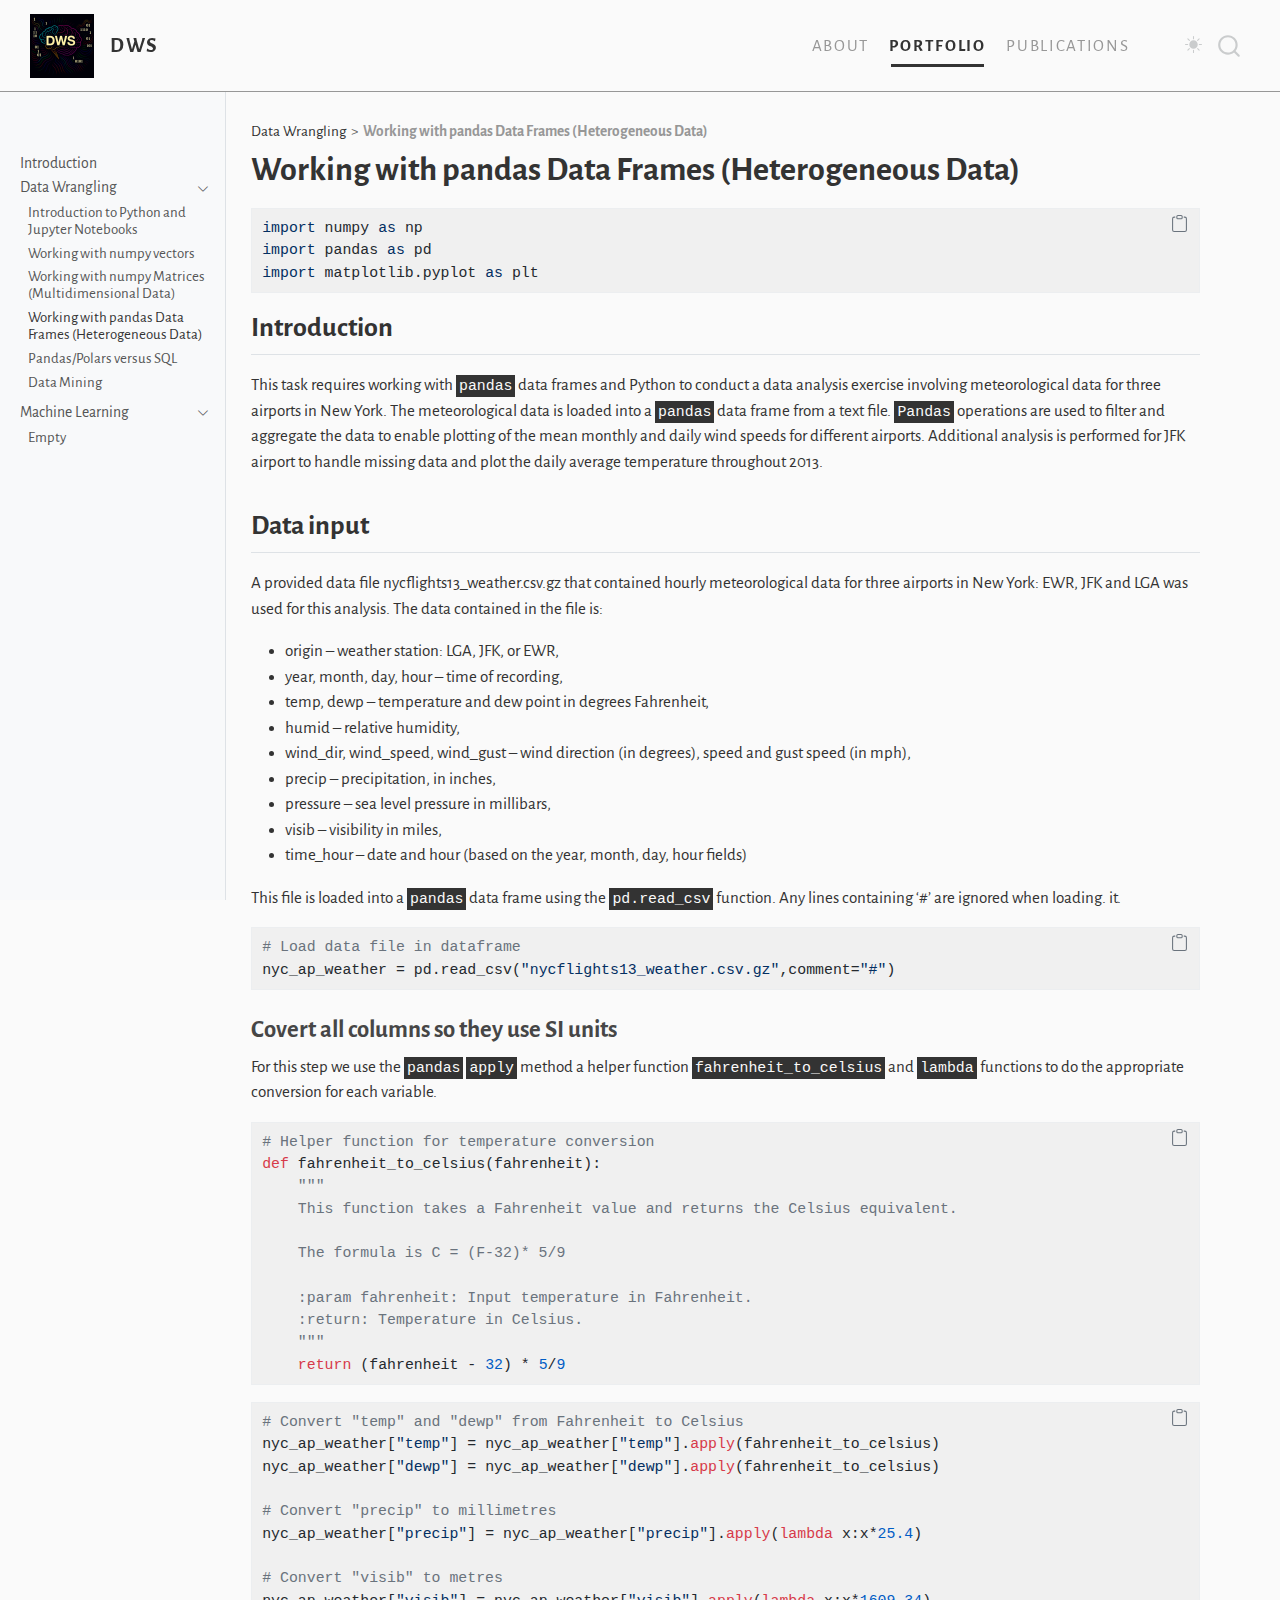
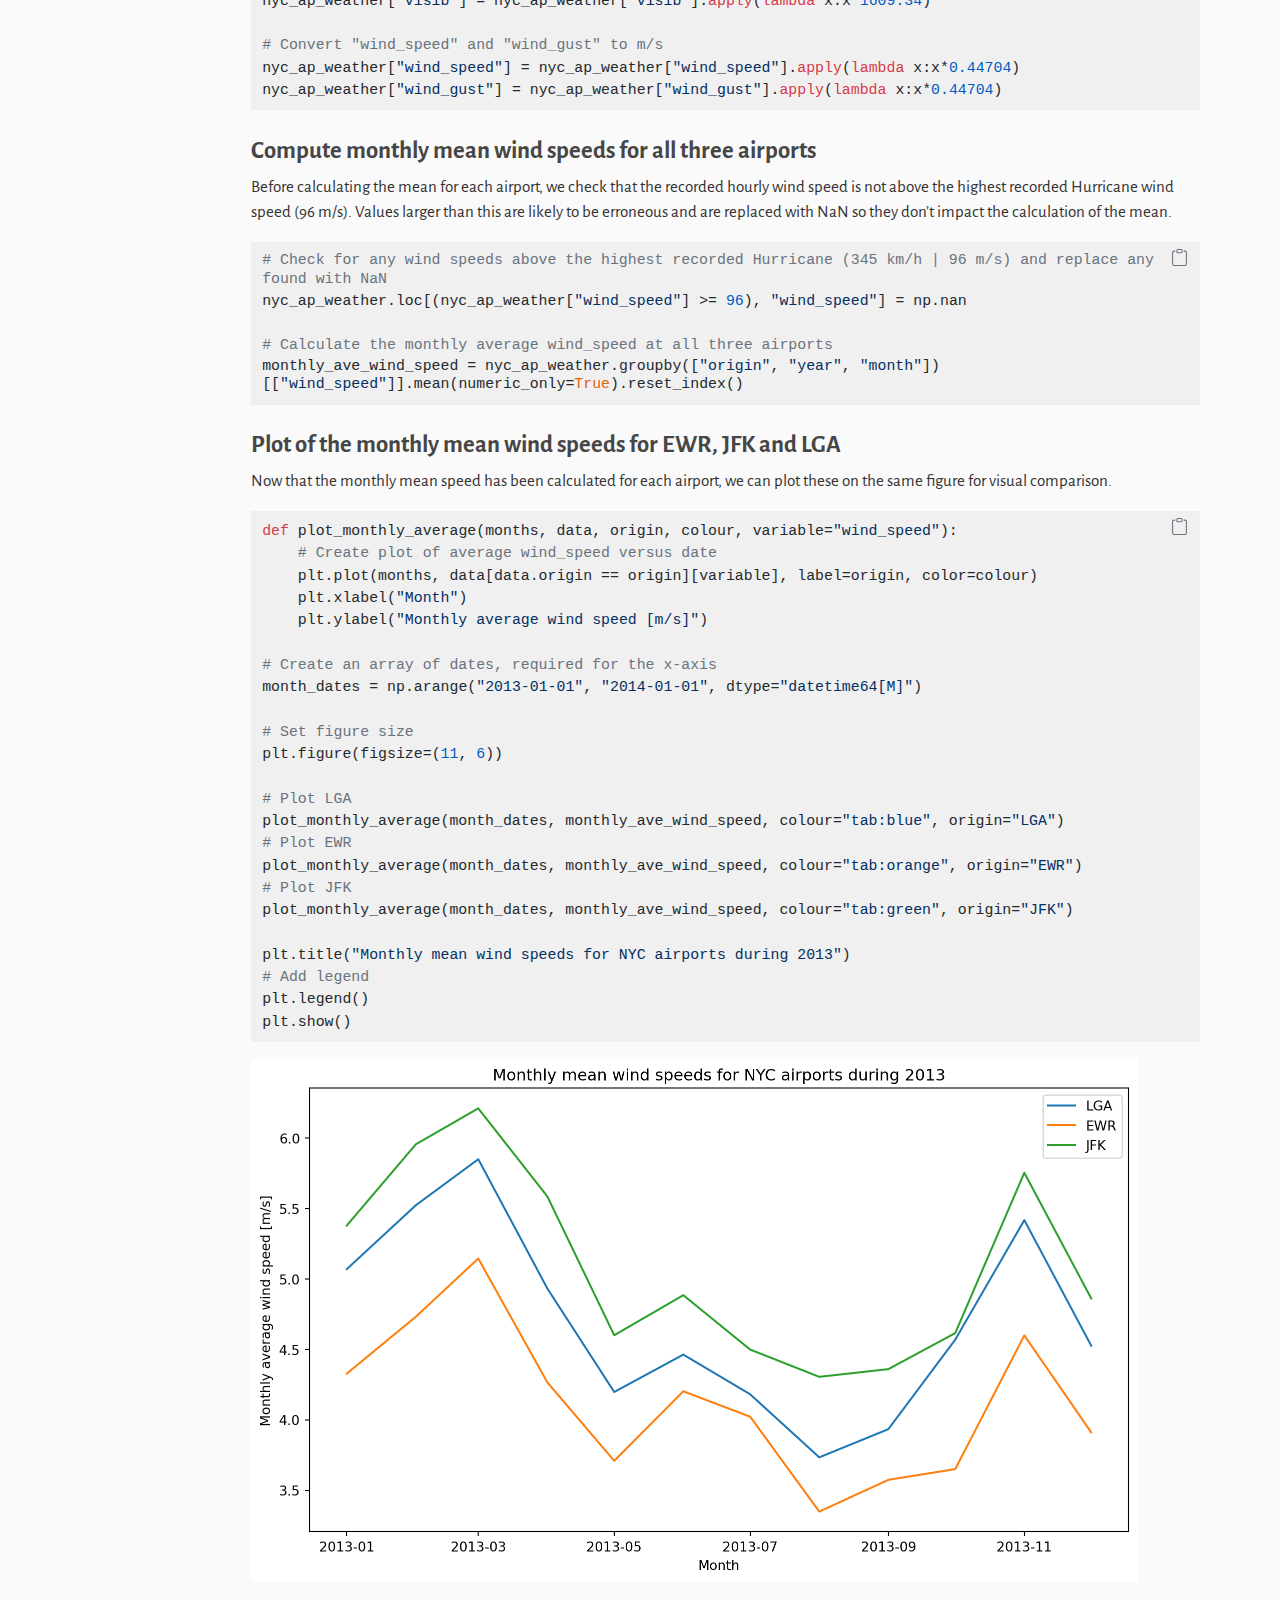
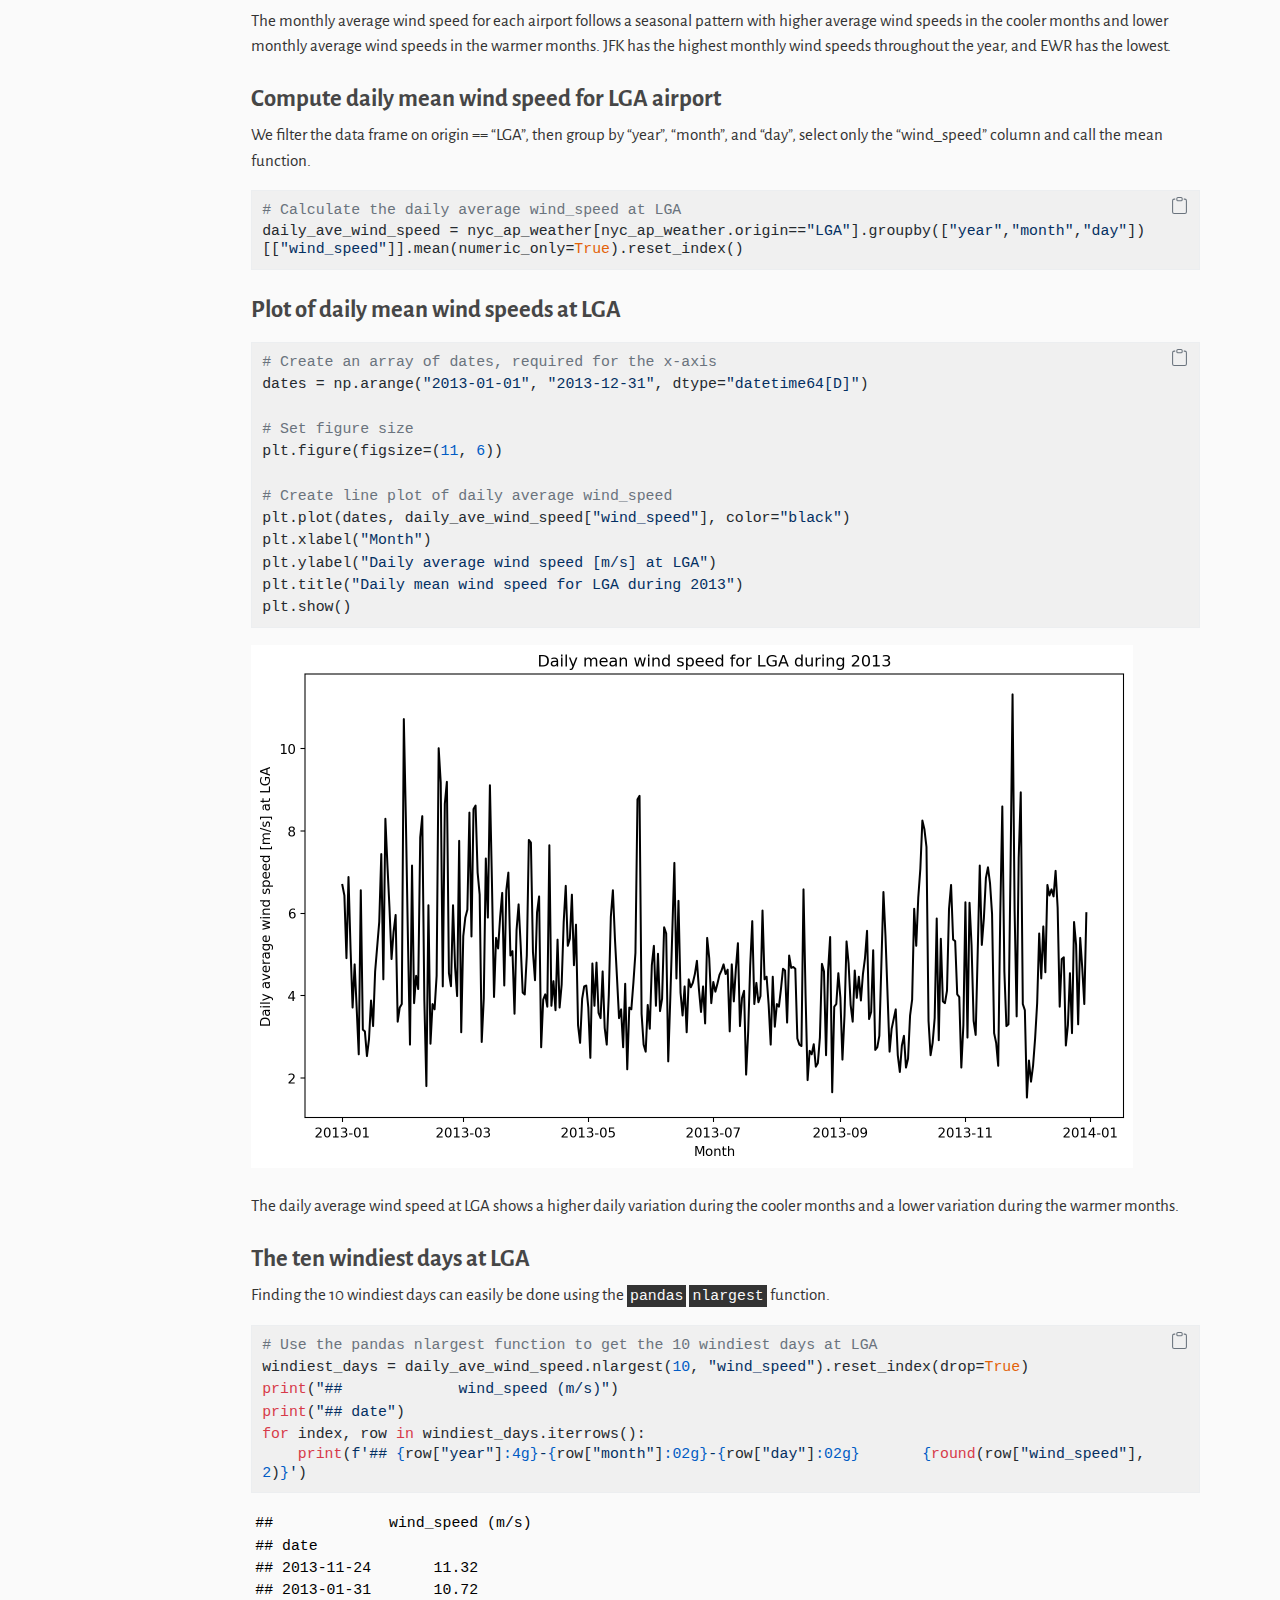
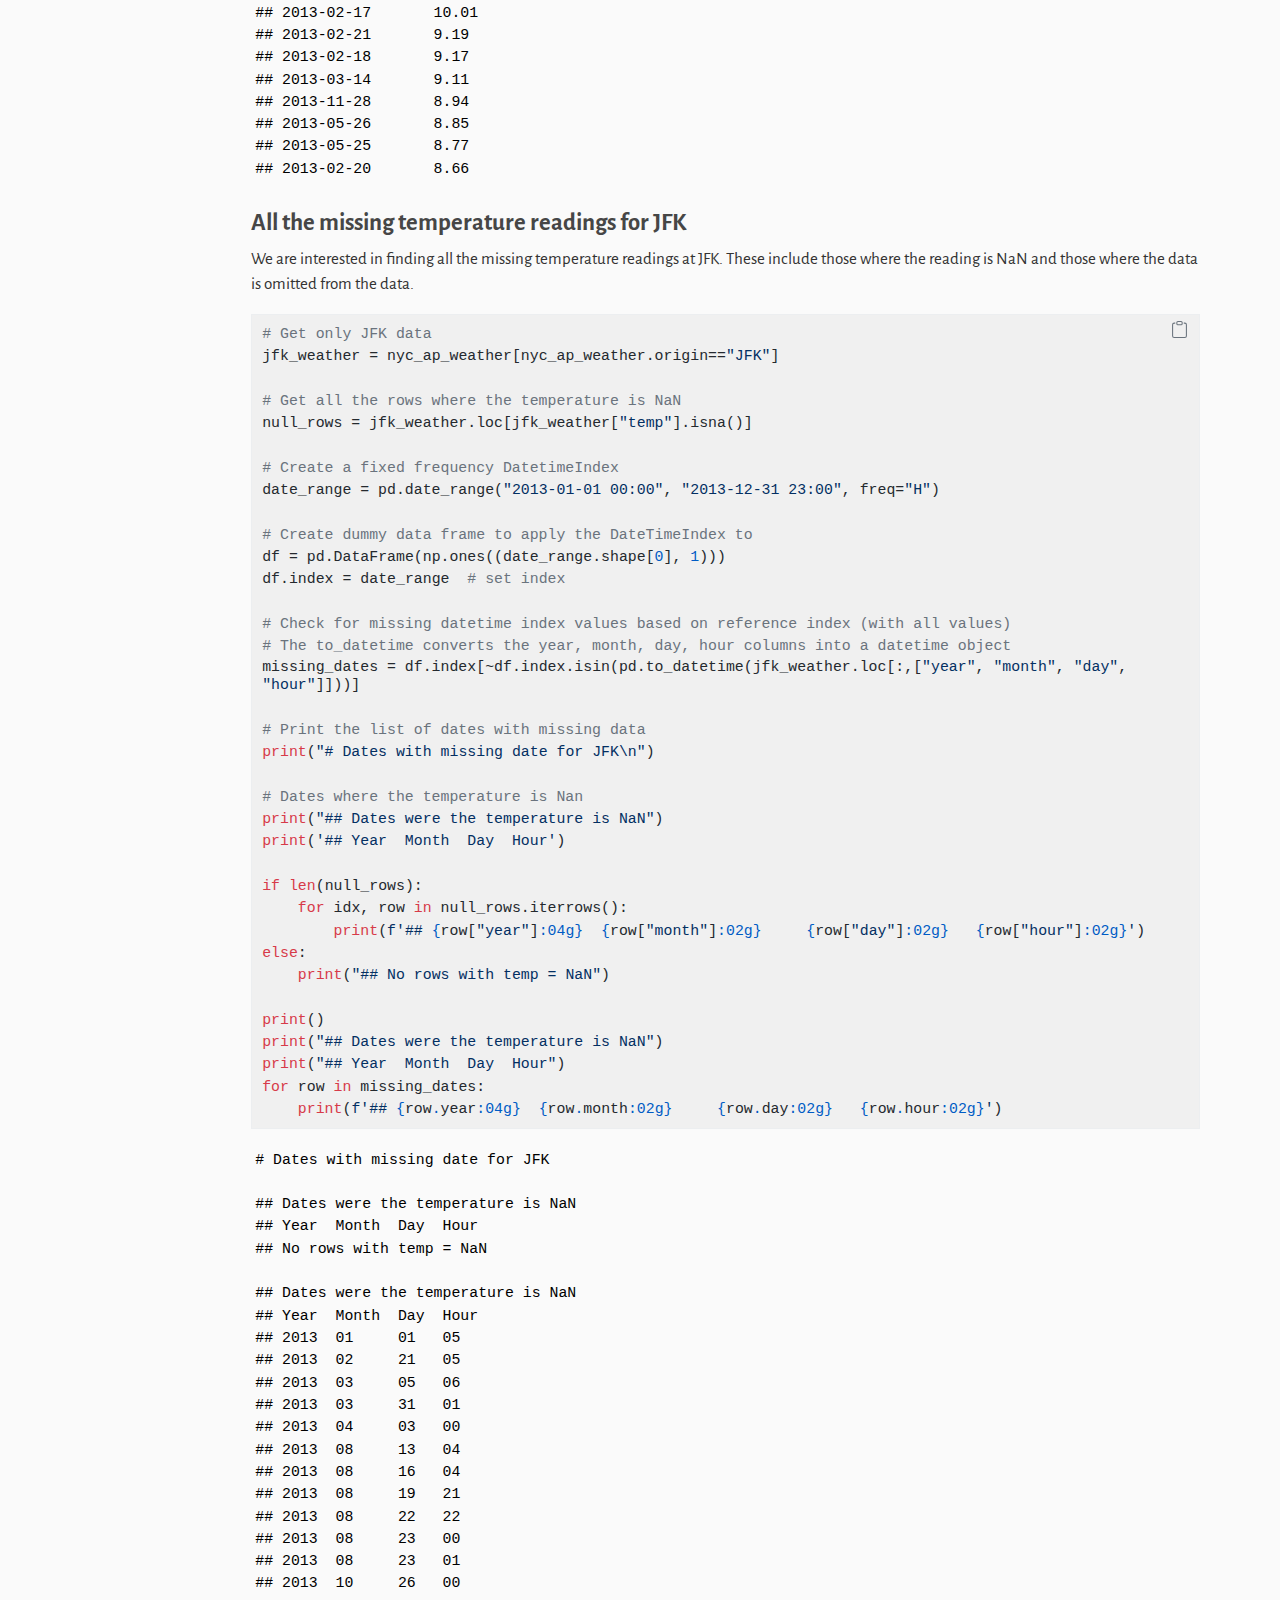
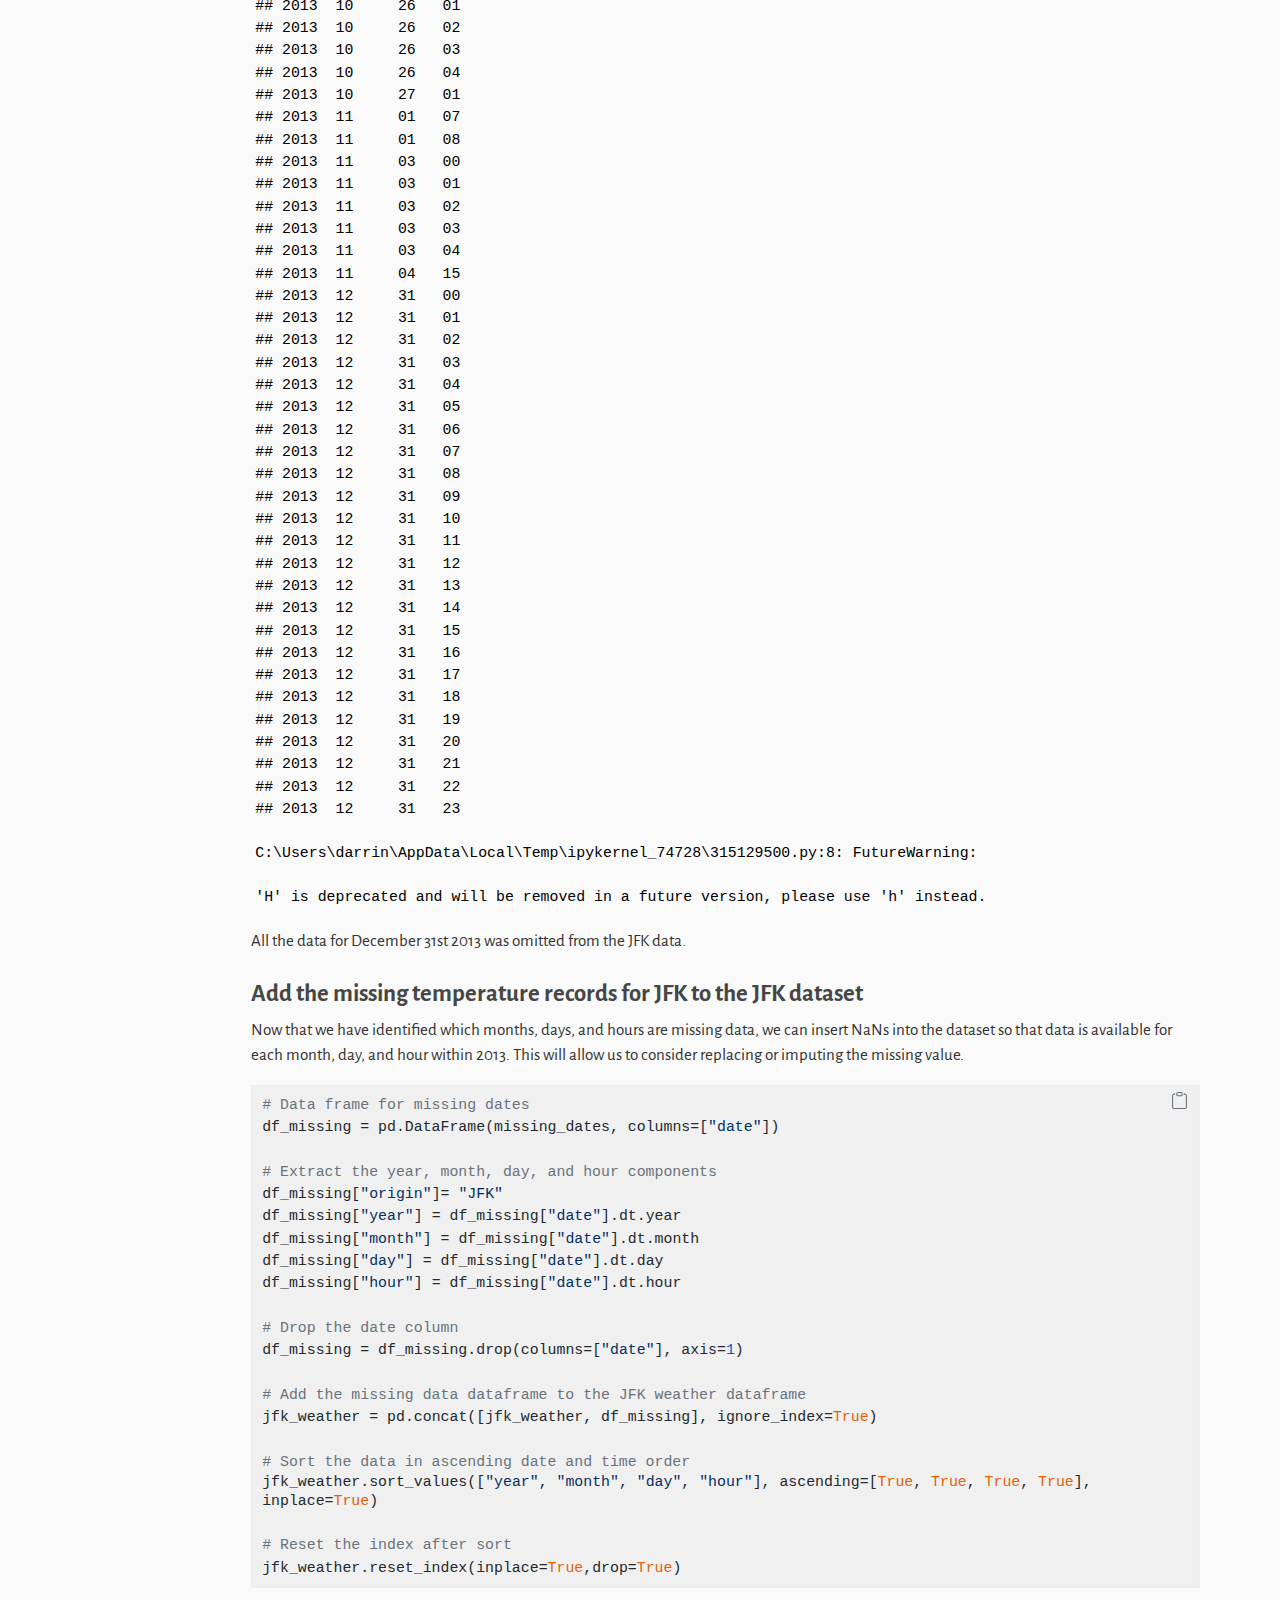
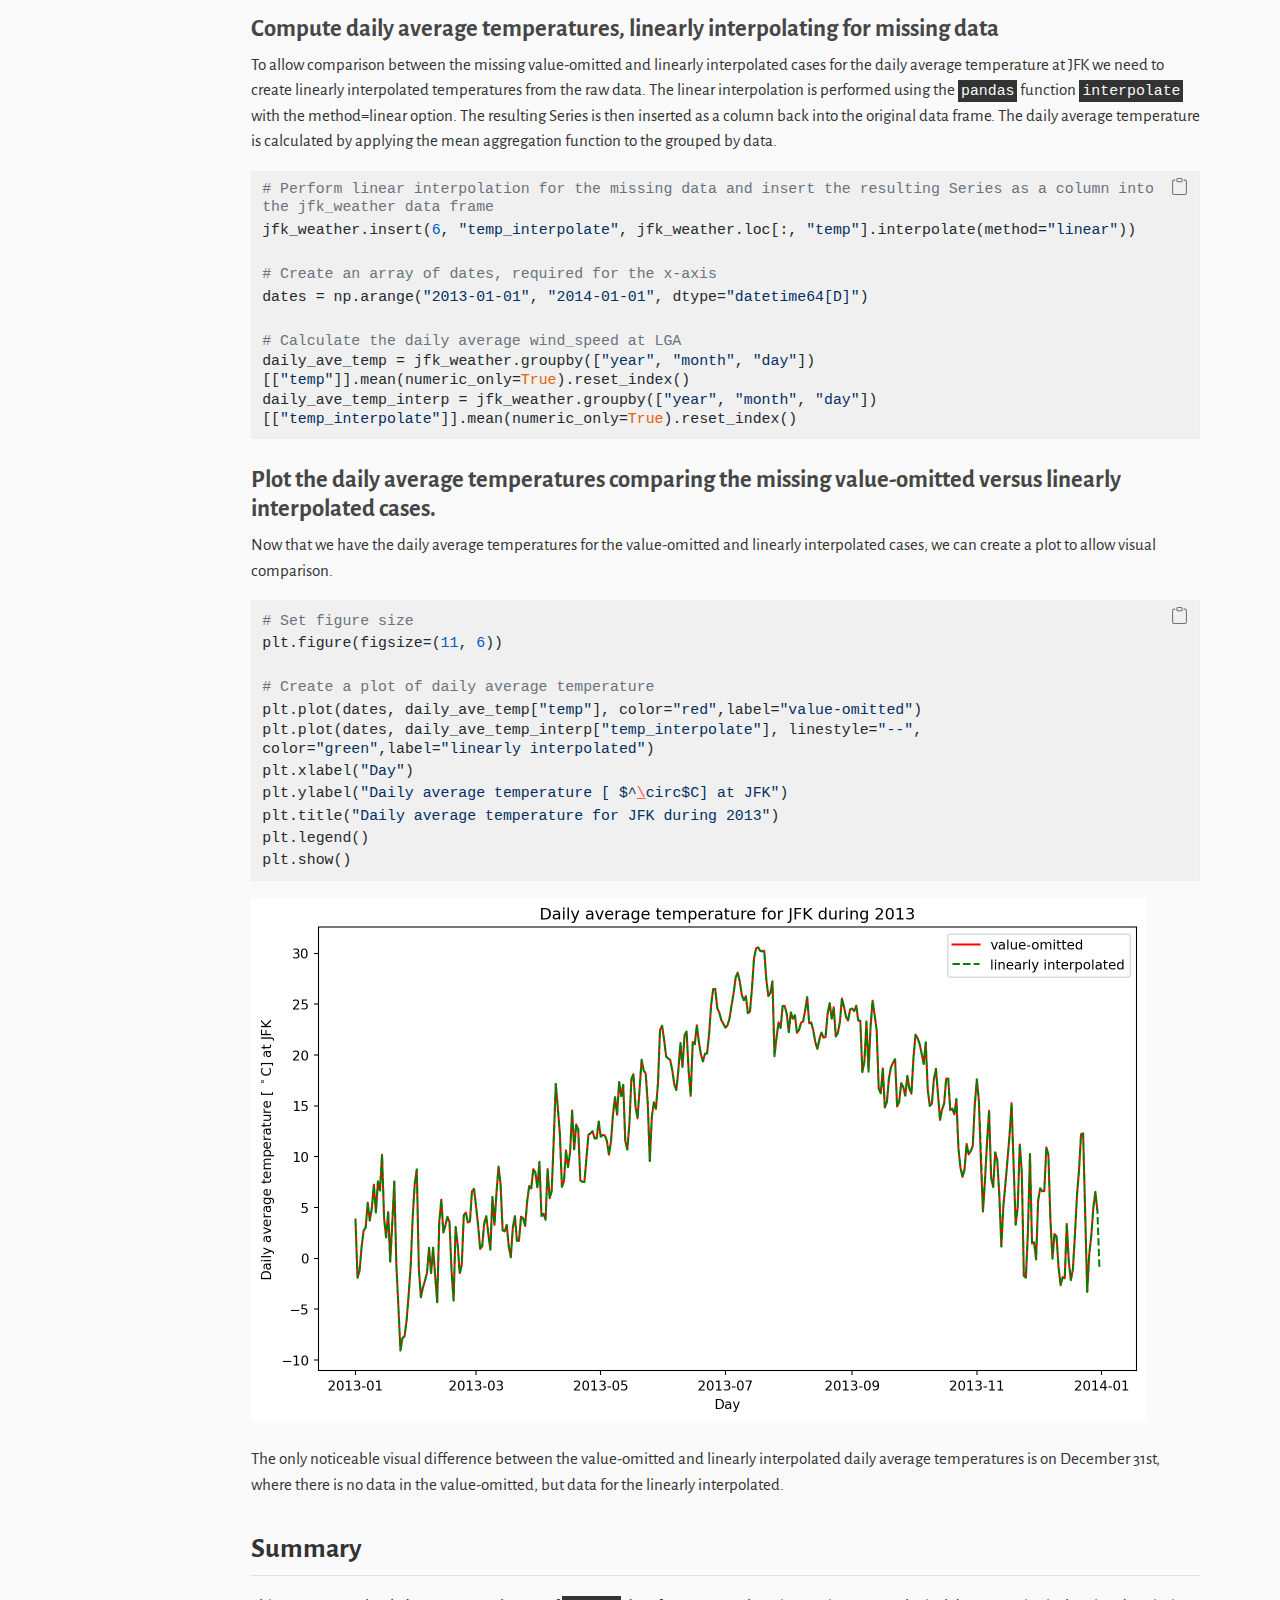
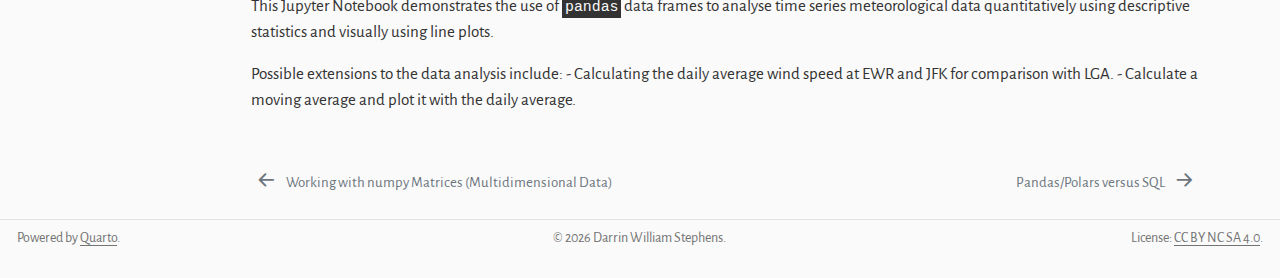
<file: docs/portfolio/dw/Task4/Task_4P.html>
<!DOCTYPE html>
<html xmlns="http://www.w3.org/1999/xhtml" lang="en-GB" xml:lang="en-GB"><head>

<meta charset="utf-8">
<meta name="generator" content="quarto-1.7.31">

<meta name="viewport" content="width=device-width, initial-scale=1.0, user-scalable=yes">


<title>Working with pandas Data Frames (Heterogeneous Data) – DWS</title>
<style>
code{white-space: pre-wrap;}
span.smallcaps{font-variant: small-caps;}
div.columns{display: flex; gap: min(4vw, 1.5em);}
div.column{flex: auto; overflow-x: auto;}
div.hanging-indent{margin-left: 1.5em; text-indent: -1.5em;}
ul.task-list{list-style: none;}
ul.task-list li input[type="checkbox"] {
  width: 0.8em;
  margin: 0 0.8em 0.2em -1em; /* quarto-specific, see https://github.com/quarto-dev/quarto-cli/issues/4556 */ 
  vertical-align: middle;
}
/* CSS for syntax highlighting */
html { -webkit-text-size-adjust: 100%; }
pre > code.sourceCode { white-space: pre; position: relative; }
pre > code.sourceCode > span { display: inline-block; line-height: 1.25; }
pre > code.sourceCode > span:empty { height: 1.2em; }
.sourceCode { overflow: visible; }
code.sourceCode > span { color: inherit; text-decoration: inherit; }
div.sourceCode { margin: 1em 0; }
pre.sourceCode { margin: 0; }
@media screen {
div.sourceCode { overflow: auto; }
}
@media print {
pre > code.sourceCode { white-space: pre-wrap; }
pre > code.sourceCode > span { text-indent: -5em; padding-left: 5em; }
}
pre.numberSource code
  { counter-reset: source-line 0; }
pre.numberSource code > span
  { position: relative; left: -4em; counter-increment: source-line; }
pre.numberSource code > span > a:first-child::before
  { content: counter(source-line);
    position: relative; left: -1em; text-align: right; vertical-align: baseline;
    border: none; display: inline-block;
    -webkit-touch-callout: none; -webkit-user-select: none;
    -khtml-user-select: none; -moz-user-select: none;
    -ms-user-select: none; user-select: none;
    padding: 0 4px; width: 4em;
  }
pre.numberSource { margin-left: 3em;  padding-left: 4px; }
div.sourceCode
  {   }
@media screen {
pre > code.sourceCode > span > a:first-child::before { text-decoration: underline; }
}
</style>


<script src="../../../site_libs/quarto-nav/quarto-nav.js"></script>
<script src="../../../site_libs/quarto-nav/headroom.min.js"></script>
<script src="../../../site_libs/clipboard/clipboard.min.js"></script>
<script src="../../../site_libs/quarto-search/autocomplete.umd.js"></script>
<script src="../../../site_libs/quarto-search/fuse.min.js"></script>
<script src="../../../site_libs/quarto-search/quarto-search.js"></script>
<meta name="quarto:offset" content="../../../">
<link href="../../../portfolio/dw/Task6/Task_6D.html" rel="next">
<link href="../../../portfolio/dw/Task3/Task_3P.html" rel="prev">
<script src="../../../site_libs/quarto-html/quarto.js" type="module"></script>
<script src="../../../site_libs/quarto-html/tabsets/tabsets.js" type="module"></script>
<script src="../../../site_libs/quarto-html/popper.min.js"></script>
<script src="../../../site_libs/quarto-html/tippy.umd.min.js"></script>
<script src="../../../site_libs/quarto-html/anchor.min.js"></script>
<link href="../../../site_libs/quarto-html/tippy.css" rel="stylesheet">
<link href="../../../site_libs/quarto-html/quarto-syntax-highlighting-4a990d8dcb58f517c7c86712b8f2ac7c.css" rel="stylesheet" class="quarto-color-scheme" id="quarto-text-highlighting-styles">
<link href="../../../site_libs/quarto-html/quarto-syntax-highlighting-dark-46f4cc9626f044588a66931b604fc9c8.css" rel="stylesheet" class="quarto-color-scheme quarto-color-alternate" id="quarto-text-highlighting-styles">
<link href="../../../site_libs/quarto-html/quarto-syntax-highlighting-4a990d8dcb58f517c7c86712b8f2ac7c.css" rel="stylesheet" class="quarto-color-scheme-extra" id="quarto-text-highlighting-styles">
<script src="../../../site_libs/bootstrap/bootstrap.min.js"></script>
<link href="../../../site_libs/bootstrap/bootstrap-icons.css" rel="stylesheet">
<link href="../../../site_libs/bootstrap/bootstrap-21f8cd6094585e260519947556241a12.min.css" rel="stylesheet" append-hash="true" class="quarto-color-scheme" id="quarto-bootstrap" data-mode="light">
<link href="../../../site_libs/bootstrap/bootstrap-dark-145fe0d1efd24aec0418ad41d9eec7c6.min.css" rel="stylesheet" append-hash="true" class="quarto-color-scheme quarto-color-alternate" id="quarto-bootstrap" data-mode="dark">
<link href="../../../site_libs/bootstrap/bootstrap-21f8cd6094585e260519947556241a12.min.css" rel="stylesheet" append-hash="true" class="quarto-color-scheme-extra" id="quarto-bootstrap" data-mode="light">
<script src="../../../site_libs/quarto-contrib/iconify-3.0.0/iconify-icon.min.js"></script>
<script src="../../../site_libs/quarto-contrib/glightbox/glightbox.min.js"></script>
<link href="../../../site_libs/quarto-contrib/glightbox/glightbox.min.css" rel="stylesheet">
<link href="../../../site_libs/quarto-contrib/glightbox/lightbox.css" rel="stylesheet">
<script id="quarto-search-options" type="application/json">{
  "location": "navbar",
  "copy-button": false,
  "collapse-after": 3,
  "panel-placement": "end",
  "type": "overlay",
  "limit": 50,
  "keyboard-shortcut": [
    "f",
    "/",
    "s"
  ],
  "show-item-context": false,
  "language": {
    "search-no-results-text": "No results",
    "search-matching-documents-text": "matching documents",
    "search-copy-link-title": "Copy link to search",
    "search-hide-matches-text": "Hide additional matches",
    "search-more-match-text": "more match in this document",
    "search-more-matches-text": "more matches in this document",
    "search-clear-button-title": "Clear",
    "search-text-placeholder": "",
    "search-detached-cancel-button-title": "Cancel",
    "search-submit-button-title": "Submit",
    "search-label": "Search"
  }
}</script>


</head>

<body class="nav-sidebar docked nav-fixed fullcontent quarto-light"><script id="quarto-html-before-body" type="application/javascript">
    const toggleBodyColorMode = (bsSheetEl) => {
      const mode = bsSheetEl.getAttribute("data-mode");
      const bodyEl = window.document.querySelector("body");
      if (mode === "dark") {
        bodyEl.classList.add("quarto-dark");
        bodyEl.classList.remove("quarto-light");
      } else {
        bodyEl.classList.add("quarto-light");
        bodyEl.classList.remove("quarto-dark");
      }
    }
    const toggleBodyColorPrimary = () => {
      const bsSheetEl = window.document.querySelector("link#quarto-bootstrap:not([rel=disabled-stylesheet])");
      if (bsSheetEl) {
        toggleBodyColorMode(bsSheetEl);
      }
    }
    const setColorSchemeToggle = (alternate) => {
      const toggles = window.document.querySelectorAll('.quarto-color-scheme-toggle');
      for (let i=0; i < toggles.length; i++) {
        const toggle = toggles[i];
        if (toggle) {
          if (alternate) {
            toggle.classList.add("alternate");
          } else {
            toggle.classList.remove("alternate");
          }
        }
      }
    };
    const toggleColorMode = (alternate) => {
      // Switch the stylesheets
      const primaryStylesheets = window.document.querySelectorAll('link.quarto-color-scheme:not(.quarto-color-alternate)');
      const alternateStylesheets = window.document.querySelectorAll('link.quarto-color-scheme.quarto-color-alternate');
      manageTransitions('#quarto-margin-sidebar .nav-link', false);
      if (alternate) {
        // note: dark is layered on light, we don't disable primary!
        enableStylesheet(alternateStylesheets);
        for (const sheetNode of alternateStylesheets) {
          if (sheetNode.id === "quarto-bootstrap") {
            toggleBodyColorMode(sheetNode);
          }
        }
      } else {
        disableStylesheet(alternateStylesheets);
        enableStylesheet(primaryStylesheets)
        toggleBodyColorPrimary();
      }
      manageTransitions('#quarto-margin-sidebar .nav-link', true);
      // Switch the toggles
      setColorSchemeToggle(alternate)
      // Hack to workaround the fact that safari doesn't
      // properly recolor the scrollbar when toggling (#1455)
      if (navigator.userAgent.indexOf('Safari') > 0 && navigator.userAgent.indexOf('Chrome') == -1) {
        manageTransitions("body", false);
        window.scrollTo(0, 1);
        setTimeout(() => {
          window.scrollTo(0, 0);
          manageTransitions("body", true);
        }, 40);
      }
    }
    const disableStylesheet = (stylesheets) => {
      for (let i=0; i < stylesheets.length; i++) {
        const stylesheet = stylesheets[i];
        stylesheet.rel = 'disabled-stylesheet';
      }
    }
    const enableStylesheet = (stylesheets) => {
      for (let i=0; i < stylesheets.length; i++) {
        const stylesheet = stylesheets[i];
        if(stylesheet.rel !== 'stylesheet') { // for Chrome, which will still FOUC without this check
          stylesheet.rel = 'stylesheet';
        }
      }
    }
    const manageTransitions = (selector, allowTransitions) => {
      const els = window.document.querySelectorAll(selector);
      for (let i=0; i < els.length; i++) {
        const el = els[i];
        if (allowTransitions) {
          el.classList.remove('notransition');
        } else {
          el.classList.add('notransition');
        }
      }
    }
    const isFileUrl = () => {
      return window.location.protocol === 'file:';
    }
    const hasAlternateSentinel = () => {
      let styleSentinel = getColorSchemeSentinel();
      if (styleSentinel !== null) {
        return styleSentinel === "alternate";
      } else {
        return false;
      }
    }
    const setStyleSentinel = (alternate) => {
      const value = alternate ? "alternate" : "default";
      if (!isFileUrl()) {
        window.localStorage.setItem("quarto-color-scheme", value);
      } else {
        localAlternateSentinel = value;
      }
    }
    const getColorSchemeSentinel = () => {
      if (!isFileUrl()) {
        const storageValue = window.localStorage.getItem("quarto-color-scheme");
        return storageValue != null ? storageValue : localAlternateSentinel;
      } else {
        return localAlternateSentinel;
      }
    }
    const toggleGiscusIfUsed = (isAlternate, darkModeDefault) => {
      const baseTheme = document.querySelector('#giscus-base-theme')?.value ?? 'light';
      const alternateTheme = document.querySelector('#giscus-alt-theme')?.value ?? 'dark';
      let newTheme = '';
      if(authorPrefersDark) {
        newTheme = isAlternate ? baseTheme : alternateTheme;
      } else {
        newTheme = isAlternate ? alternateTheme : baseTheme;
      }
      const changeGiscusTheme = () => {
        // From: https://github.com/giscus/giscus/issues/336
        const sendMessage = (message) => {
          const iframe = document.querySelector('iframe.giscus-frame');
          if (!iframe) return;
          iframe.contentWindow.postMessage({ giscus: message }, 'https://giscus.app');
        }
        sendMessage({
          setConfig: {
            theme: newTheme
          }
        });
      }
      const isGiscussLoaded = window.document.querySelector('iframe.giscus-frame') !== null;
      if (isGiscussLoaded) {
        changeGiscusTheme();
      }
    };
    const authorPrefersDark = false;
    const darkModeDefault = authorPrefersDark;
      document.querySelector('link#quarto-text-highlighting-styles.quarto-color-scheme-extra').rel = 'disabled-stylesheet';
      document.querySelector('link#quarto-bootstrap.quarto-color-scheme-extra').rel = 'disabled-stylesheet';
    let localAlternateSentinel = darkModeDefault ? 'alternate' : 'default';
    // Dark / light mode switch
    window.quartoToggleColorScheme = () => {
      // Read the current dark / light value
      let toAlternate = !hasAlternateSentinel();
      toggleColorMode(toAlternate);
      setStyleSentinel(toAlternate);
      toggleGiscusIfUsed(toAlternate, darkModeDefault);
      window.dispatchEvent(new Event('resize'));
    };
    // Switch to dark mode if need be
    if (hasAlternateSentinel()) {
      toggleColorMode(true);
    } else {
      toggleColorMode(false);
    }
  </script>

<div id="quarto-search-results"></div>
  <header id="quarto-header" class="headroom fixed-top">
    <nav class="navbar navbar-expand-lg " data-bs-theme="dark">
      <div class="navbar-container container-fluid">
      <div class="navbar-brand-container mx-auto">
    <a href="../../../index.html" class="navbar-brand navbar-brand-logo">
    <img src="../../../assets/images/logo.png" alt="Darrin Stephens logo" class="navbar-logo">
    </a>
    <a class="navbar-brand" href="../../../index.html">
    <span class="navbar-title">DWS</span>
    </a>
  </div>
            <div id="quarto-search" class="" title="Search"></div>
          <button class="navbar-toggler" type="button" data-bs-toggle="collapse" data-bs-target="#navbarCollapse" aria-controls="navbarCollapse" role="menu" aria-expanded="false" aria-label="Toggle navigation" onclick="if (window.quartoToggleHeadroom) { window.quartoToggleHeadroom(); }">
  <span class="navbar-toggler-icon"></span>
</button>
          <div class="collapse navbar-collapse" id="navbarCollapse">
            <ul class="navbar-nav navbar-nav-scroll ms-auto">
  <li class="nav-item">
    <a class="nav-link" href="../../../index.html"> 
<span class="menu-text">About</span></a>
  </li>  
  <li class="nav-item">
    <a class="nav-link active" href="../../../portfolio.html" aria-current="page"> 
<span class="menu-text">Portfolio</span></a>
  </li>  
  <li class="nav-item">
    <a class="nav-link" href="../../../publications.html"> 
<span class="menu-text">Publications</span></a>
  </li>  
  <li class="nav-item">
    <a class="nav-link" href="https://www.linkedin.com/in/darrin-stephens"> 
<span class="menu-text"><iconify-icon role="img" inline="" icon="fa7-brands:linkedin" aria-label="LinkedIn" title="LinkedIn"></iconify-icon></span></a>
  </li>  
  <li class="nav-item">
    <a class="nav-link" href="https://github.com/dwstephens"> 
<span class="menu-text"><iconify-icon role="img" inline="" icon="octicon:mark-github-16" aria-label="GitHub" title="GitHub"></iconify-icon></span></a>
  </li>  
</ul>
          </div> <!-- /navcollapse -->
            <div class="quarto-navbar-tools">
  <a href="" class="quarto-color-scheme-toggle quarto-navigation-tool  px-1" onclick="window.quartoToggleColorScheme(); return false;" title="Toggle dark mode"><i class="bi"></i></a>
</div>
      </div> <!-- /container-fluid -->
    </nav>
  <nav class="quarto-secondary-nav">
    <div class="container-fluid d-flex">
      <button type="button" class="quarto-btn-toggle btn" data-bs-toggle="collapse" role="button" data-bs-target=".quarto-sidebar-collapse-item" aria-controls="quarto-sidebar" aria-expanded="false" aria-label="Toggle sidebar navigation" onclick="if (window.quartoToggleHeadroom) { window.quartoToggleHeadroom(); }">
        <i class="bi bi-layout-text-sidebar-reverse"></i>
      </button>
        <nav class="quarto-page-breadcrumbs" aria-label="breadcrumb"><ol class="breadcrumb"><li class="breadcrumb-item"><a href="../../../data_wrangling.html">Data Wrangling</a></li><li class="breadcrumb-item"><a href="../../../portfolio/dw/Task4/Task_4P.html">Working with pandas Data Frames (Heterogeneous Data)</a></li></ol></nav>
        <a class="flex-grow-1" role="navigation" data-bs-toggle="collapse" data-bs-target=".quarto-sidebar-collapse-item" aria-controls="quarto-sidebar" aria-expanded="false" aria-label="Toggle sidebar navigation" onclick="if (window.quartoToggleHeadroom) { window.quartoToggleHeadroom(); }">      
        </a>
      <button type="button" class="btn quarto-search-button" aria-label="Search" onclick="window.quartoOpenSearch();">
        <i class="bi bi-search"></i>
      </button>
    </div>
  </nav>
</header>
<!-- content -->
<div id="quarto-content" class="quarto-container page-columns page-rows-contents page-layout-article page-navbar">
<!-- sidebar -->
  <nav id="quarto-sidebar" class="sidebar collapse collapse-horizontal quarto-sidebar-collapse-item sidebar-navigation docked overflow-auto">
        <div class="mt-2 flex-shrink-0 align-items-center">
        <div class="sidebar-search">
        <div id="quarto-search" class="" title="Search"></div>
        </div>
        </div>
    <div class="sidebar-menu-container"> 
    <ul class="list-unstyled mt-1">
        <li class="sidebar-item">
  <div class="sidebar-item-container"> 
  <a href="../../../portfolio.html" class="sidebar-item-text sidebar-link">
 <span class="menu-text">Introduction</span></a>
  </div>
</li>
        <li class="sidebar-item sidebar-item-section">
      <div class="sidebar-item-container"> 
            <a href="../../../data_wrangling.html" class="sidebar-item-text sidebar-link">
 <span class="menu-text">Data Wrangling</span></a>
          <a class="sidebar-item-toggle text-start" data-bs-toggle="collapse" data-bs-target="#quarto-sidebar-section-1" role="navigation" aria-expanded="true" aria-label="Toggle section">
            <i class="bi bi-chevron-right ms-2"></i>
          </a> 
      </div>
      <ul id="quarto-sidebar-section-1" class="collapse list-unstyled sidebar-section depth1 show">  
          <li class="sidebar-item">
  <div class="sidebar-item-container"> 
  <a href="../../../portfolio/dw/Task1/Task_1P.html" class="sidebar-item-text sidebar-link">
 <span class="menu-text">Introduction to Python and Jupyter Notebooks</span></a>
  </div>
</li>
          <li class="sidebar-item">
  <div class="sidebar-item-container"> 
  <a href="../../../portfolio/dw/Task2/Task_2P.html" class="sidebar-item-text sidebar-link">
 <span class="menu-text">Working with numpy vectors</span></a>
  </div>
</li>
          <li class="sidebar-item">
  <div class="sidebar-item-container"> 
  <a href="../../../portfolio/dw/Task3/Task_3P.html" class="sidebar-item-text sidebar-link">
 <span class="menu-text">Working with numpy Matrices (Multidimensional Data)</span></a>
  </div>
</li>
          <li class="sidebar-item">
  <div class="sidebar-item-container"> 
  <a href="../../../portfolio/dw/Task4/Task_4P.html" class="sidebar-item-text sidebar-link active">
 <span class="menu-text">Working with pandas Data Frames (Heterogeneous Data)</span></a>
  </div>
</li>
          <li class="sidebar-item">
  <div class="sidebar-item-container"> 
  <a href="../../../portfolio/dw/Task6/Task_6D.html" class="sidebar-item-text sidebar-link">
 <span class="menu-text">Pandas/Polars versus SQL</span></a>
  </div>
</li>
          <li class="sidebar-item">
  <div class="sidebar-item-container"> 
  <a href="../../../portfolio/dw/Task7/Task_7HD.html" class="sidebar-item-text sidebar-link">
 <span class="menu-text">Data Mining</span></a>
  </div>
</li>
      </ul>
  </li>
        <li class="sidebar-item sidebar-item-section">
      <div class="sidebar-item-container"> 
            <a class="sidebar-item-text sidebar-link text-start" data-bs-toggle="collapse" data-bs-target="#quarto-sidebar-section-2" role="navigation" aria-expanded="true">
 <span class="menu-text">Machine Learning</span></a>
          <a class="sidebar-item-toggle text-start" data-bs-toggle="collapse" data-bs-target="#quarto-sidebar-section-2" role="navigation" aria-expanded="true" aria-label="Toggle section">
            <i class="bi bi-chevron-right ms-2"></i>
          </a> 
      </div>
      <ul id="quarto-sidebar-section-2" class="collapse list-unstyled sidebar-section depth1 show">  
          <li class="sidebar-item">
  <div class="sidebar-item-container"> 
  <a href="../../../portfolio/ml/empty.html" class="sidebar-item-text sidebar-link">
 <span class="menu-text">Empty</span></a>
  </div>
</li>
      </ul>
  </li>
    </ul>
    </div>
</nav>
<div id="quarto-sidebar-glass" class="quarto-sidebar-collapse-item" data-bs-toggle="collapse" data-bs-target=".quarto-sidebar-collapse-item"></div>
<!-- margin-sidebar -->
    
<!-- main -->
<main class="content" id="quarto-document-content">


<header id="title-block-header" class="quarto-title-block default"><nav class="quarto-page-breadcrumbs quarto-title-breadcrumbs d-none d-lg-block" aria-label="breadcrumb"><ol class="breadcrumb"><li class="breadcrumb-item"><a href="../../../data_wrangling.html">Data Wrangling</a></li><li class="breadcrumb-item"><a href="../../../portfolio/dw/Task4/Task_4P.html">Working with pandas Data Frames (Heterogeneous Data)</a></li></ol></nav>
<div class="quarto-title">
<h1 class="title">Working with pandas Data Frames (Heterogeneous Data)</h1>
</div>



<div class="quarto-title-meta">

    
  
    
  </div>
  


</header>


<div id="df49fddb" class="cell" data-execution_count="1">
<div class="sourceCode cell-code" id="cb1"><pre class="sourceCode python code-with-copy"><code class="sourceCode python"><span id="cb1-1"><a href="#cb1-1" aria-hidden="true" tabindex="-1"></a><span class="im">import</span> numpy <span class="im">as</span> np</span>
<span id="cb1-2"><a href="#cb1-2" aria-hidden="true" tabindex="-1"></a><span class="im">import</span> pandas <span class="im">as</span> pd</span>
<span id="cb1-3"><a href="#cb1-3" aria-hidden="true" tabindex="-1"></a><span class="im">import</span> matplotlib.pyplot <span class="im">as</span> plt</span></code><button title="Copy to Clipboard" class="code-copy-button"><i class="bi"></i></button></pre></div>
</div>
<section id="introduction" class="level2">
<h2 class="anchored" data-anchor-id="introduction">Introduction</h2>
<p>This task requires working with <code>pandas</code> data frames and Python to conduct a data analysis exercise involving meteorological data for three airports in New York. The meteorological data is loaded into a <code>pandas</code> data frame from a text file. <code>Pandas</code> operations are used to filter and aggregate the data to enable plotting of the mean monthly and daily wind speeds for different airports. Additional analysis is performed for JFK airport to handle missing data and plot the daily average temperature throughout 2013.</p>
</section>
<section id="data-input" class="level2">
<h2 class="anchored" data-anchor-id="data-input">Data input</h2>
<p>A provided data file nycflights13_weather.csv.gz that contained hourly meteorological data for three airports in New York: EWR, JFK and LGA was used for this analysis. The data contained in the file is:</p>
<ul>
<li>origin – weather station: LGA, JFK, or EWR,</li>
<li>year, month, day, hour – time of recording,</li>
<li>temp, dewp – temperature and dew point in degrees Fahrenheit,</li>
<li>humid – relative humidity,</li>
<li>wind_dir, wind_speed, wind_gust – wind direction (in degrees), speed and gust speed (in mph),</li>
<li>precip – precipitation, in inches,</li>
<li>pressure – sea level pressure in millibars,</li>
<li>visib – visibility in miles,</li>
<li>time_hour – date and hour (based on the year, month, day, hour fields)</li>
</ul>
<p>This file is loaded into a <code>pandas</code> data frame using the <code>pd.read_csv</code> function. Any lines containing ‘#’ are ignored when loading. it.</p>
<div id="88c50bf1" class="cell" data-execution_count="2">
<div class="sourceCode cell-code" id="cb2"><pre class="sourceCode python code-with-copy"><code class="sourceCode python"><span id="cb2-1"><a href="#cb2-1" aria-hidden="true" tabindex="-1"></a><span class="co"># Load data file in dataframe</span></span>
<span id="cb2-2"><a href="#cb2-2" aria-hidden="true" tabindex="-1"></a>nyc_ap_weather <span class="op">=</span> pd.read_csv(<span class="st">"nycflights13_weather.csv.gz"</span>,comment<span class="op">=</span><span class="st">"#"</span>)</span></code><button title="Copy to Clipboard" class="code-copy-button"><i class="bi"></i></button></pre></div>
</div>
<section id="covert-all-columns-so-they-use-si-units" class="level3">
<h3 class="anchored" data-anchor-id="covert-all-columns-so-they-use-si-units">Covert all columns so they use SI units</h3>
<p>For this step we use the <code>pandas</code> <code>apply</code> method a helper function <code>fahrenheit_to_celsius</code> and <code>lambda</code> functions to do the appropriate conversion for each variable.</p>
<div id="e705f3e4" class="cell" data-execution_count="3">
<div class="sourceCode cell-code" id="cb3"><pre class="sourceCode python code-with-copy"><code class="sourceCode python"><span id="cb3-1"><a href="#cb3-1" aria-hidden="true" tabindex="-1"></a><span class="co"># Helper function for temperature conversion</span></span>
<span id="cb3-2"><a href="#cb3-2" aria-hidden="true" tabindex="-1"></a><span class="kw">def</span> fahrenheit_to_celsius(fahrenheit):</span>
<span id="cb3-3"><a href="#cb3-3" aria-hidden="true" tabindex="-1"></a>    <span class="co">"""</span></span>
<span id="cb3-4"><a href="#cb3-4" aria-hidden="true" tabindex="-1"></a><span class="co">    This function takes a Fahrenheit value and returns the Celsius equivalent.</span></span>
<span id="cb3-5"><a href="#cb3-5" aria-hidden="true" tabindex="-1"></a></span>
<span id="cb3-6"><a href="#cb3-6" aria-hidden="true" tabindex="-1"></a><span class="co">    The formula is C = (F-32)* 5/9</span></span>
<span id="cb3-7"><a href="#cb3-7" aria-hidden="true" tabindex="-1"></a></span>
<span id="cb3-8"><a href="#cb3-8" aria-hidden="true" tabindex="-1"></a><span class="co">    :param fahrenheit: Input temperature in Fahrenheit.</span></span>
<span id="cb3-9"><a href="#cb3-9" aria-hidden="true" tabindex="-1"></a><span class="co">    :return: Temperature in Celsius.</span></span>
<span id="cb3-10"><a href="#cb3-10" aria-hidden="true" tabindex="-1"></a><span class="co">    """</span></span>
<span id="cb3-11"><a href="#cb3-11" aria-hidden="true" tabindex="-1"></a>    <span class="cf">return</span> (fahrenheit <span class="op">-</span> <span class="dv">32</span>) <span class="op">*</span> <span class="dv">5</span><span class="op">/</span><span class="dv">9</span></span></code><button title="Copy to Clipboard" class="code-copy-button"><i class="bi"></i></button></pre></div>
</div>
<div id="6100951e" class="cell" data-execution_count="4">
<div class="sourceCode cell-code" id="cb4"><pre class="sourceCode python code-with-copy"><code class="sourceCode python"><span id="cb4-1"><a href="#cb4-1" aria-hidden="true" tabindex="-1"></a><span class="co"># Convert "temp" and "dewp" from Fahrenheit to Celsius</span></span>
<span id="cb4-2"><a href="#cb4-2" aria-hidden="true" tabindex="-1"></a>nyc_ap_weather[<span class="st">"temp"</span>] <span class="op">=</span> nyc_ap_weather[<span class="st">"temp"</span>].<span class="bu">apply</span>(fahrenheit_to_celsius)</span>
<span id="cb4-3"><a href="#cb4-3" aria-hidden="true" tabindex="-1"></a>nyc_ap_weather[<span class="st">"dewp"</span>] <span class="op">=</span> nyc_ap_weather[<span class="st">"dewp"</span>].<span class="bu">apply</span>(fahrenheit_to_celsius)</span>
<span id="cb4-4"><a href="#cb4-4" aria-hidden="true" tabindex="-1"></a></span>
<span id="cb4-5"><a href="#cb4-5" aria-hidden="true" tabindex="-1"></a><span class="co"># Convert "precip" to millimetres</span></span>
<span id="cb4-6"><a href="#cb4-6" aria-hidden="true" tabindex="-1"></a>nyc_ap_weather[<span class="st">"precip"</span>] <span class="op">=</span> nyc_ap_weather[<span class="st">"precip"</span>].<span class="bu">apply</span>(<span class="kw">lambda</span> x:x<span class="op">*</span><span class="fl">25.4</span>)</span>
<span id="cb4-7"><a href="#cb4-7" aria-hidden="true" tabindex="-1"></a></span>
<span id="cb4-8"><a href="#cb4-8" aria-hidden="true" tabindex="-1"></a><span class="co"># Convert "visib" to metres</span></span>
<span id="cb4-9"><a href="#cb4-9" aria-hidden="true" tabindex="-1"></a>nyc_ap_weather[<span class="st">"visib"</span>] <span class="op">=</span> nyc_ap_weather[<span class="st">"visib"</span>].<span class="bu">apply</span>(<span class="kw">lambda</span> x:x<span class="op">*</span><span class="fl">1609.34</span>)</span>
<span id="cb4-10"><a href="#cb4-10" aria-hidden="true" tabindex="-1"></a></span>
<span id="cb4-11"><a href="#cb4-11" aria-hidden="true" tabindex="-1"></a><span class="co"># Convert "wind_speed" and "wind_gust" to m/s</span></span>
<span id="cb4-12"><a href="#cb4-12" aria-hidden="true" tabindex="-1"></a>nyc_ap_weather[<span class="st">"wind_speed"</span>] <span class="op">=</span> nyc_ap_weather[<span class="st">"wind_speed"</span>].<span class="bu">apply</span>(<span class="kw">lambda</span> x:x<span class="op">*</span><span class="fl">0.44704</span>)</span>
<span id="cb4-13"><a href="#cb4-13" aria-hidden="true" tabindex="-1"></a>nyc_ap_weather[<span class="st">"wind_gust"</span>] <span class="op">=</span> nyc_ap_weather[<span class="st">"wind_gust"</span>].<span class="bu">apply</span>(<span class="kw">lambda</span> x:x<span class="op">*</span><span class="fl">0.44704</span>)</span></code><button title="Copy to Clipboard" class="code-copy-button"><i class="bi"></i></button></pre></div>
</div>
</section>
<section id="compute-monthly-mean-wind-speeds-for-all-three-airports" class="level3">
<h3 class="anchored" data-anchor-id="compute-monthly-mean-wind-speeds-for-all-three-airports">Compute monthly mean wind speeds for all three airports</h3>
<p>Before calculating the mean for each airport, we check that the recorded hourly wind speed is not above the highest recorded Hurricane wind speed (96 m/s). Values larger than this are likely to be erroneous and are replaced with NaN so they don’t impact the calculation of the mean.</p>
<div id="84e39d3c" class="cell" data-execution_count="5">
<div class="sourceCode cell-code" id="cb5"><pre class="sourceCode python code-with-copy"><code class="sourceCode python"><span id="cb5-1"><a href="#cb5-1" aria-hidden="true" tabindex="-1"></a><span class="co"># Check for any wind speeds above the highest recorded Hurricane (345 km/h | 96 m/s) and replace any found with NaN </span></span>
<span id="cb5-2"><a href="#cb5-2" aria-hidden="true" tabindex="-1"></a>nyc_ap_weather.loc[(nyc_ap_weather[<span class="st">"wind_speed"</span>] <span class="op">&gt;=</span> <span class="dv">96</span>), <span class="st">"wind_speed"</span>] <span class="op">=</span> np.nan</span>
<span id="cb5-3"><a href="#cb5-3" aria-hidden="true" tabindex="-1"></a></span>
<span id="cb5-4"><a href="#cb5-4" aria-hidden="true" tabindex="-1"></a><span class="co"># Calculate the monthly average wind_speed at all three airports</span></span>
<span id="cb5-5"><a href="#cb5-5" aria-hidden="true" tabindex="-1"></a>monthly_ave_wind_speed <span class="op">=</span> nyc_ap_weather.groupby([<span class="st">"origin"</span>, <span class="st">"year"</span>, <span class="st">"month"</span>])[[<span class="st">"wind_speed"</span>]].mean(numeric_only<span class="op">=</span><span class="va">True</span>).reset_index()</span></code><button title="Copy to Clipboard" class="code-copy-button"><i class="bi"></i></button></pre></div>
</div>
</section>
<section id="plot-of-the-monthly-mean-wind-speeds-for-ewr-jfk-and-lga" class="level3">
<h3 class="anchored" data-anchor-id="plot-of-the-monthly-mean-wind-speeds-for-ewr-jfk-and-lga">Plot of the monthly mean wind speeds for EWR, JFK and LGA</h3>
<p>Now that the monthly mean speed has been calculated for each airport, we can plot these on the same figure for visual comparison.</p>
<div id="5e0c343c" class="cell" data-execution_count="6">
<div class="sourceCode cell-code" id="cb6"><pre class="sourceCode python code-with-copy"><code class="sourceCode python"><span id="cb6-1"><a href="#cb6-1" aria-hidden="true" tabindex="-1"></a><span class="kw">def</span> plot_monthly_average(months, data, origin, colour, variable<span class="op">=</span><span class="st">"wind_speed"</span>):</span>
<span id="cb6-2"><a href="#cb6-2" aria-hidden="true" tabindex="-1"></a>    <span class="co"># Create plot of average wind_speed versus date</span></span>
<span id="cb6-3"><a href="#cb6-3" aria-hidden="true" tabindex="-1"></a>    plt.plot(months, data[data.origin <span class="op">==</span> origin][variable], label<span class="op">=</span>origin, color<span class="op">=</span>colour)</span>
<span id="cb6-4"><a href="#cb6-4" aria-hidden="true" tabindex="-1"></a>    plt.xlabel(<span class="st">"Month"</span>)</span>
<span id="cb6-5"><a href="#cb6-5" aria-hidden="true" tabindex="-1"></a>    plt.ylabel(<span class="st">"Monthly average wind speed [m/s]"</span>)</span>
<span id="cb6-6"><a href="#cb6-6" aria-hidden="true" tabindex="-1"></a></span>
<span id="cb6-7"><a href="#cb6-7" aria-hidden="true" tabindex="-1"></a><span class="co"># Create an array of dates, required for the x-axis</span></span>
<span id="cb6-8"><a href="#cb6-8" aria-hidden="true" tabindex="-1"></a>month_dates <span class="op">=</span> np.arange(<span class="st">"2013-01-01"</span>, <span class="st">"2014-01-01"</span>, dtype<span class="op">=</span><span class="st">"datetime64[M]"</span>)</span>
<span id="cb6-9"><a href="#cb6-9" aria-hidden="true" tabindex="-1"></a></span>
<span id="cb6-10"><a href="#cb6-10" aria-hidden="true" tabindex="-1"></a><span class="co"># Set figure size</span></span>
<span id="cb6-11"><a href="#cb6-11" aria-hidden="true" tabindex="-1"></a>plt.figure(figsize<span class="op">=</span>(<span class="dv">11</span>, <span class="dv">6</span>))</span>
<span id="cb6-12"><a href="#cb6-12" aria-hidden="true" tabindex="-1"></a></span>
<span id="cb6-13"><a href="#cb6-13" aria-hidden="true" tabindex="-1"></a><span class="co"># Plot LGA</span></span>
<span id="cb6-14"><a href="#cb6-14" aria-hidden="true" tabindex="-1"></a>plot_monthly_average(month_dates, monthly_ave_wind_speed, colour<span class="op">=</span><span class="st">"tab:blue"</span>, origin<span class="op">=</span><span class="st">"LGA"</span>)</span>
<span id="cb6-15"><a href="#cb6-15" aria-hidden="true" tabindex="-1"></a><span class="co"># Plot EWR</span></span>
<span id="cb6-16"><a href="#cb6-16" aria-hidden="true" tabindex="-1"></a>plot_monthly_average(month_dates, monthly_ave_wind_speed, colour<span class="op">=</span><span class="st">"tab:orange"</span>, origin<span class="op">=</span><span class="st">"EWR"</span>)</span>
<span id="cb6-17"><a href="#cb6-17" aria-hidden="true" tabindex="-1"></a><span class="co"># Plot JFK</span></span>
<span id="cb6-18"><a href="#cb6-18" aria-hidden="true" tabindex="-1"></a>plot_monthly_average(month_dates, monthly_ave_wind_speed, colour<span class="op">=</span><span class="st">"tab:green"</span>, origin<span class="op">=</span><span class="st">"JFK"</span>)</span>
<span id="cb6-19"><a href="#cb6-19" aria-hidden="true" tabindex="-1"></a></span>
<span id="cb6-20"><a href="#cb6-20" aria-hidden="true" tabindex="-1"></a>plt.title(<span class="st">"Monthly mean wind speeds for NYC airports during 2013"</span>)</span>
<span id="cb6-21"><a href="#cb6-21" aria-hidden="true" tabindex="-1"></a><span class="co"># Add legend</span></span>
<span id="cb6-22"><a href="#cb6-22" aria-hidden="true" tabindex="-1"></a>plt.legend()</span>
<span id="cb6-23"><a href="#cb6-23" aria-hidden="true" tabindex="-1"></a>plt.show()</span></code><button title="Copy to Clipboard" class="code-copy-button"><i class="bi"></i></button></pre></div>
<div class="cell-output cell-output-display">
<div>
<figure class="figure">
<p><a href="Task_4P_files/figure-html/cell-7-output-1.png" class="lightbox" data-gallery="quarto-lightbox-gallery-1"><img src="Task_4P_files/figure-html/cell-7-output-1.png" width="887" height="523" class="figure-img"></a></p>
</figure>
</div>
</div>
</div>
<p>The monthly average wind speed for each airport follows a seasonal pattern with higher average wind speeds in the cooler months and lower monthly average wind speeds in the warmer months. JFK has the highest monthly wind speeds throughout the year, and EWR has the lowest.</p>
</section>
<section id="compute-daily-mean-wind-speed-for-lga-airport" class="level3">
<h3 class="anchored" data-anchor-id="compute-daily-mean-wind-speed-for-lga-airport">Compute daily mean wind speed for LGA airport</h3>
<p>We filter the data frame on origin == “LGA”, then group by “year”, “month”, and “day”, select only the “wind_speed” column and call the mean function.</p>
<div id="2f34aeb2" class="cell" data-execution_count="7">
<div class="sourceCode cell-code" id="cb7"><pre class="sourceCode python code-with-copy"><code class="sourceCode python"><span id="cb7-1"><a href="#cb7-1" aria-hidden="true" tabindex="-1"></a><span class="co"># Calculate the daily average wind_speed at LGA</span></span>
<span id="cb7-2"><a href="#cb7-2" aria-hidden="true" tabindex="-1"></a>daily_ave_wind_speed <span class="op">=</span> nyc_ap_weather[nyc_ap_weather.origin<span class="op">==</span><span class="st">"LGA"</span>].groupby([<span class="st">"year"</span>,<span class="st">"month"</span>,<span class="st">"day"</span>])[[<span class="st">"wind_speed"</span>]].mean(numeric_only<span class="op">=</span><span class="va">True</span>).reset_index()</span></code><button title="Copy to Clipboard" class="code-copy-button"><i class="bi"></i></button></pre></div>
</div>
</section>
<section id="plot-of-daily-mean-wind-speeds-at-lga" class="level3">
<h3 class="anchored" data-anchor-id="plot-of-daily-mean-wind-speeds-at-lga">Plot of daily mean wind speeds at LGA</h3>
<div id="bb8e338d" class="cell" data-execution_count="8">
<div class="sourceCode cell-code" id="cb8"><pre class="sourceCode python code-with-copy"><code class="sourceCode python"><span id="cb8-1"><a href="#cb8-1" aria-hidden="true" tabindex="-1"></a><span class="co"># Create an array of dates, required for the x-axis</span></span>
<span id="cb8-2"><a href="#cb8-2" aria-hidden="true" tabindex="-1"></a>dates <span class="op">=</span> np.arange(<span class="st">"2013-01-01"</span>, <span class="st">"2013-12-31"</span>, dtype<span class="op">=</span><span class="st">"datetime64[D]"</span>)</span>
<span id="cb8-3"><a href="#cb8-3" aria-hidden="true" tabindex="-1"></a></span>
<span id="cb8-4"><a href="#cb8-4" aria-hidden="true" tabindex="-1"></a><span class="co"># Set figure size</span></span>
<span id="cb8-5"><a href="#cb8-5" aria-hidden="true" tabindex="-1"></a>plt.figure(figsize<span class="op">=</span>(<span class="dv">11</span>, <span class="dv">6</span>))</span>
<span id="cb8-6"><a href="#cb8-6" aria-hidden="true" tabindex="-1"></a></span>
<span id="cb8-7"><a href="#cb8-7" aria-hidden="true" tabindex="-1"></a><span class="co"># Create line plot of daily average wind_speed</span></span>
<span id="cb8-8"><a href="#cb8-8" aria-hidden="true" tabindex="-1"></a>plt.plot(dates, daily_ave_wind_speed[<span class="st">"wind_speed"</span>], color<span class="op">=</span><span class="st">"black"</span>)</span>
<span id="cb8-9"><a href="#cb8-9" aria-hidden="true" tabindex="-1"></a>plt.xlabel(<span class="st">"Month"</span>)</span>
<span id="cb8-10"><a href="#cb8-10" aria-hidden="true" tabindex="-1"></a>plt.ylabel(<span class="st">"Daily average wind speed [m/s] at LGA"</span>)</span>
<span id="cb8-11"><a href="#cb8-11" aria-hidden="true" tabindex="-1"></a>plt.title(<span class="st">"Daily mean wind speed for LGA during 2013"</span>)</span>
<span id="cb8-12"><a href="#cb8-12" aria-hidden="true" tabindex="-1"></a>plt.show()</span></code><button title="Copy to Clipboard" class="code-copy-button"><i class="bi"></i></button></pre></div>
<div class="cell-output cell-output-display">
<div>
<figure class="figure">
<p><a href="Task_4P_files/figure-html/cell-9-output-1.png" class="lightbox" data-gallery="quarto-lightbox-gallery-2"><img src="Task_4P_files/figure-html/cell-9-output-1.png" width="882" height="523" class="figure-img"></a></p>
</figure>
</div>
</div>
</div>
<p>The daily average wind speed at LGA shows a higher daily variation during the cooler months and a lower variation during the warmer months.</p>
</section>
<section id="the-ten-windiest-days-at-lga" class="level3">
<h3 class="anchored" data-anchor-id="the-ten-windiest-days-at-lga">The ten windiest days at LGA</h3>
<p>Finding the 10 windiest days can easily be done using the <code>pandas</code> <code>nlargest</code> function.</p>
<div id="83c352c1" class="cell" data-execution_count="9">
<div class="sourceCode cell-code" id="cb9"><pre class="sourceCode python code-with-copy"><code class="sourceCode python"><span id="cb9-1"><a href="#cb9-1" aria-hidden="true" tabindex="-1"></a><span class="co"># Use the pandas nlargest function to get the 10 windiest days at LGA</span></span>
<span id="cb9-2"><a href="#cb9-2" aria-hidden="true" tabindex="-1"></a>windiest_days <span class="op">=</span> daily_ave_wind_speed.nlargest(<span class="dv">10</span>, <span class="st">"wind_speed"</span>).reset_index(drop<span class="op">=</span><span class="va">True</span>)</span>
<span id="cb9-3"><a href="#cb9-3" aria-hidden="true" tabindex="-1"></a><span class="bu">print</span>(<span class="st">"##             wind_speed (m/s)"</span>)</span>
<span id="cb9-4"><a href="#cb9-4" aria-hidden="true" tabindex="-1"></a><span class="bu">print</span>(<span class="st">"## date"</span>)</span>
<span id="cb9-5"><a href="#cb9-5" aria-hidden="true" tabindex="-1"></a><span class="cf">for</span> index, row <span class="kw">in</span> windiest_days.iterrows():</span>
<span id="cb9-6"><a href="#cb9-6" aria-hidden="true" tabindex="-1"></a>    <span class="bu">print</span>(<span class="ss">f'## </span><span class="sc">{</span>row[<span class="st">"year"</span>]<span class="sc">:4g}</span><span class="ss">-</span><span class="sc">{</span>row[<span class="st">"month"</span>]<span class="sc">:02g}</span><span class="ss">-</span><span class="sc">{</span>row[<span class="st">"day"</span>]<span class="sc">:02g}</span><span class="ss">       </span><span class="sc">{</span><span class="bu">round</span>(row[<span class="st">"wind_speed"</span>], <span class="dv">2</span>)<span class="sc">}</span><span class="ss">'</span>)</span></code><button title="Copy to Clipboard" class="code-copy-button"><i class="bi"></i></button></pre></div>
<div class="cell-output cell-output-stdout">
<pre><code>##             wind_speed (m/s)
## date
## 2013-11-24       11.32
## 2013-01-31       10.72
## 2013-02-17       10.01
## 2013-02-21       9.19
## 2013-02-18       9.17
## 2013-03-14       9.11
## 2013-11-28       8.94
## 2013-05-26       8.85
## 2013-05-25       8.77
## 2013-02-20       8.66</code></pre>
</div>
</div>
</section>
<section id="all-the-missing-temperature-readings-for-jfk" class="level3">
<h3 class="anchored" data-anchor-id="all-the-missing-temperature-readings-for-jfk">All the missing temperature readings for JFK</h3>
<p>We are interested in finding all the missing temperature readings at JFK. These include those where the reading is NaN and those where the data is omitted from the data.</p>
<div id="4066f8ff" class="cell" data-execution_count="10">
<div class="sourceCode cell-code" id="cb11"><pre class="sourceCode python code-with-copy"><code class="sourceCode python"><span id="cb11-1"><a href="#cb11-1" aria-hidden="true" tabindex="-1"></a><span class="co"># Get only JFK data</span></span>
<span id="cb11-2"><a href="#cb11-2" aria-hidden="true" tabindex="-1"></a>jfk_weather <span class="op">=</span> nyc_ap_weather[nyc_ap_weather.origin<span class="op">==</span><span class="st">"JFK"</span>]</span>
<span id="cb11-3"><a href="#cb11-3" aria-hidden="true" tabindex="-1"></a></span>
<span id="cb11-4"><a href="#cb11-4" aria-hidden="true" tabindex="-1"></a><span class="co"># Get all the rows where the temperature is NaN</span></span>
<span id="cb11-5"><a href="#cb11-5" aria-hidden="true" tabindex="-1"></a>null_rows <span class="op">=</span> jfk_weather.loc[jfk_weather[<span class="st">"temp"</span>].isna()]</span>
<span id="cb11-6"><a href="#cb11-6" aria-hidden="true" tabindex="-1"></a></span>
<span id="cb11-7"><a href="#cb11-7" aria-hidden="true" tabindex="-1"></a><span class="co"># Create a fixed frequency DatetimeIndex</span></span>
<span id="cb11-8"><a href="#cb11-8" aria-hidden="true" tabindex="-1"></a>date_range <span class="op">=</span> pd.date_range(<span class="st">"2013-01-01 00:00"</span>, <span class="st">"2013-12-31 23:00"</span>, freq<span class="op">=</span><span class="st">"H"</span>)</span>
<span id="cb11-9"><a href="#cb11-9" aria-hidden="true" tabindex="-1"></a></span>
<span id="cb11-10"><a href="#cb11-10" aria-hidden="true" tabindex="-1"></a><span class="co"># Create dummy data frame to apply the DateTimeIndex to</span></span>
<span id="cb11-11"><a href="#cb11-11" aria-hidden="true" tabindex="-1"></a>df <span class="op">=</span> pd.DataFrame(np.ones((date_range.shape[<span class="dv">0</span>], <span class="dv">1</span>)))</span>
<span id="cb11-12"><a href="#cb11-12" aria-hidden="true" tabindex="-1"></a>df.index <span class="op">=</span> date_range  <span class="co"># set index</span></span>
<span id="cb11-13"><a href="#cb11-13" aria-hidden="true" tabindex="-1"></a></span>
<span id="cb11-14"><a href="#cb11-14" aria-hidden="true" tabindex="-1"></a><span class="co"># Check for missing datetime index values based on reference index (with all values)</span></span>
<span id="cb11-15"><a href="#cb11-15" aria-hidden="true" tabindex="-1"></a><span class="co"># The to_datetime converts the year, month, day, hour columns into a datetime object</span></span>
<span id="cb11-16"><a href="#cb11-16" aria-hidden="true" tabindex="-1"></a>missing_dates <span class="op">=</span> df.index[<span class="op">~</span>df.index.isin(pd.to_datetime(jfk_weather.loc[:,[<span class="st">"year"</span>, <span class="st">"month"</span>, <span class="st">"day"</span>, <span class="st">"hour"</span>]]))]</span>
<span id="cb11-17"><a href="#cb11-17" aria-hidden="true" tabindex="-1"></a></span>
<span id="cb11-18"><a href="#cb11-18" aria-hidden="true" tabindex="-1"></a><span class="co"># Print the list of dates with missing data</span></span>
<span id="cb11-19"><a href="#cb11-19" aria-hidden="true" tabindex="-1"></a><span class="bu">print</span>(<span class="st">"# Dates with missing date for JFK</span><span class="ch">\n</span><span class="st">"</span>)</span>
<span id="cb11-20"><a href="#cb11-20" aria-hidden="true" tabindex="-1"></a></span>
<span id="cb11-21"><a href="#cb11-21" aria-hidden="true" tabindex="-1"></a><span class="co"># Dates where the temperature is Nan</span></span>
<span id="cb11-22"><a href="#cb11-22" aria-hidden="true" tabindex="-1"></a><span class="bu">print</span>(<span class="st">"## Dates were the temperature is NaN"</span>)</span>
<span id="cb11-23"><a href="#cb11-23" aria-hidden="true" tabindex="-1"></a><span class="bu">print</span>(<span class="st">'## Year  Month  Day  Hour'</span>)</span>
<span id="cb11-24"><a href="#cb11-24" aria-hidden="true" tabindex="-1"></a></span>
<span id="cb11-25"><a href="#cb11-25" aria-hidden="true" tabindex="-1"></a><span class="cf">if</span> <span class="bu">len</span>(null_rows):</span>
<span id="cb11-26"><a href="#cb11-26" aria-hidden="true" tabindex="-1"></a>    <span class="cf">for</span> idx, row <span class="kw">in</span> null_rows.iterrows():</span>
<span id="cb11-27"><a href="#cb11-27" aria-hidden="true" tabindex="-1"></a>        <span class="bu">print</span>(<span class="ss">f'## </span><span class="sc">{</span>row[<span class="st">"year"</span>]<span class="sc">:04g}</span><span class="ss">  </span><span class="sc">{</span>row[<span class="st">"month"</span>]<span class="sc">:02g}</span><span class="ss">     </span><span class="sc">{</span>row[<span class="st">"day"</span>]<span class="sc">:02g}</span><span class="ss">   </span><span class="sc">{</span>row[<span class="st">"hour"</span>]<span class="sc">:02g}</span><span class="ss">'</span>)</span>
<span id="cb11-28"><a href="#cb11-28" aria-hidden="true" tabindex="-1"></a><span class="cf">else</span>:</span>
<span id="cb11-29"><a href="#cb11-29" aria-hidden="true" tabindex="-1"></a>    <span class="bu">print</span>(<span class="st">"## No rows with temp = NaN"</span>)</span>
<span id="cb11-30"><a href="#cb11-30" aria-hidden="true" tabindex="-1"></a></span>
<span id="cb11-31"><a href="#cb11-31" aria-hidden="true" tabindex="-1"></a><span class="bu">print</span>()    </span>
<span id="cb11-32"><a href="#cb11-32" aria-hidden="true" tabindex="-1"></a><span class="bu">print</span>(<span class="st">"## Dates were the temperature is NaN"</span>)</span>
<span id="cb11-33"><a href="#cb11-33" aria-hidden="true" tabindex="-1"></a><span class="bu">print</span>(<span class="st">"## Year  Month  Day  Hour"</span>)</span>
<span id="cb11-34"><a href="#cb11-34" aria-hidden="true" tabindex="-1"></a><span class="cf">for</span> row <span class="kw">in</span> missing_dates:</span>
<span id="cb11-35"><a href="#cb11-35" aria-hidden="true" tabindex="-1"></a>    <span class="bu">print</span>(<span class="ss">f'## </span><span class="sc">{</span>row<span class="sc">.</span>year<span class="sc">:04g}</span><span class="ss">  </span><span class="sc">{</span>row<span class="sc">.</span>month<span class="sc">:02g}</span><span class="ss">     </span><span class="sc">{</span>row<span class="sc">.</span>day<span class="sc">:02g}</span><span class="ss">   </span><span class="sc">{</span>row<span class="sc">.</span>hour<span class="sc">:02g}</span><span class="ss">'</span>)</span></code><button title="Copy to Clipboard" class="code-copy-button"><i class="bi"></i></button></pre></div>
<div class="cell-output cell-output-stdout">
<pre><code># Dates with missing date for JFK

## Dates were the temperature is NaN
## Year  Month  Day  Hour
## No rows with temp = NaN

## Dates were the temperature is NaN
## Year  Month  Day  Hour
## 2013  01     01   05
## 2013  02     21   05
## 2013  03     05   06
## 2013  03     31   01
## 2013  04     03   00
## 2013  08     13   04
## 2013  08     16   04
## 2013  08     19   21
## 2013  08     22   22
## 2013  08     23   00
## 2013  08     23   01
## 2013  10     26   00
## 2013  10     26   01
## 2013  10     26   02
## 2013  10     26   03
## 2013  10     26   04
## 2013  10     27   01
## 2013  11     01   07
## 2013  11     01   08
## 2013  11     03   00
## 2013  11     03   01
## 2013  11     03   02
## 2013  11     03   03
## 2013  11     03   04
## 2013  11     04   15
## 2013  12     31   00
## 2013  12     31   01
## 2013  12     31   02
## 2013  12     31   03
## 2013  12     31   04
## 2013  12     31   05
## 2013  12     31   06
## 2013  12     31   07
## 2013  12     31   08
## 2013  12     31   09
## 2013  12     31   10
## 2013  12     31   11
## 2013  12     31   12
## 2013  12     31   13
## 2013  12     31   14
## 2013  12     31   15
## 2013  12     31   16
## 2013  12     31   17
## 2013  12     31   18
## 2013  12     31   19
## 2013  12     31   20
## 2013  12     31   21
## 2013  12     31   22
## 2013  12     31   23</code></pre>
</div>
<div class="cell-output cell-output-stderr">
<pre><code>C:\Users\darrin\AppData\Local\Temp\ipykernel_74728\315129500.py:8: FutureWarning:

'H' is deprecated and will be removed in a future version, please use 'h' instead.
</code></pre>
</div>
</div>
<p>All the data for December 31st 2013 was omitted from the JFK data.</p>
</section>
<section id="add-the-missing-temperature-records-for-jfk-to-the-jfk-dataset" class="level3">
<h3 class="anchored" data-anchor-id="add-the-missing-temperature-records-for-jfk-to-the-jfk-dataset">Add the missing temperature records for JFK to the JFK dataset</h3>
<p>Now that we have identified which months, days, and hours are missing data, we can insert NaNs into the dataset so that data is available for each month, day, and hour within 2013. This will allow us to consider replacing or imputing the missing value.</p>
<div id="c6d33eaf" class="cell" data-execution_count="11">
<div class="sourceCode cell-code" id="cb14"><pre class="sourceCode python code-with-copy"><code class="sourceCode python"><span id="cb14-1"><a href="#cb14-1" aria-hidden="true" tabindex="-1"></a><span class="co"># Data frame for missing dates</span></span>
<span id="cb14-2"><a href="#cb14-2" aria-hidden="true" tabindex="-1"></a>df_missing <span class="op">=</span> pd.DataFrame(missing_dates, columns<span class="op">=</span>[<span class="st">"date"</span>])</span>
<span id="cb14-3"><a href="#cb14-3" aria-hidden="true" tabindex="-1"></a></span>
<span id="cb14-4"><a href="#cb14-4" aria-hidden="true" tabindex="-1"></a><span class="co"># Extract the year, month, day, and hour components</span></span>
<span id="cb14-5"><a href="#cb14-5" aria-hidden="true" tabindex="-1"></a>df_missing[<span class="st">"origin"</span>]<span class="op">=</span> <span class="st">"JFK"</span></span>
<span id="cb14-6"><a href="#cb14-6" aria-hidden="true" tabindex="-1"></a>df_missing[<span class="st">"year"</span>] <span class="op">=</span> df_missing[<span class="st">"date"</span>].dt.year</span>
<span id="cb14-7"><a href="#cb14-7" aria-hidden="true" tabindex="-1"></a>df_missing[<span class="st">"month"</span>] <span class="op">=</span> df_missing[<span class="st">"date"</span>].dt.month</span>
<span id="cb14-8"><a href="#cb14-8" aria-hidden="true" tabindex="-1"></a>df_missing[<span class="st">"day"</span>] <span class="op">=</span> df_missing[<span class="st">"date"</span>].dt.day</span>
<span id="cb14-9"><a href="#cb14-9" aria-hidden="true" tabindex="-1"></a>df_missing[<span class="st">"hour"</span>] <span class="op">=</span> df_missing[<span class="st">"date"</span>].dt.hour</span>
<span id="cb14-10"><a href="#cb14-10" aria-hidden="true" tabindex="-1"></a></span>
<span id="cb14-11"><a href="#cb14-11" aria-hidden="true" tabindex="-1"></a><span class="co"># Drop the date column</span></span>
<span id="cb14-12"><a href="#cb14-12" aria-hidden="true" tabindex="-1"></a>df_missing <span class="op">=</span> df_missing.drop(columns<span class="op">=</span>[<span class="st">"date"</span>], axis<span class="op">=</span><span class="dv">1</span>)</span>
<span id="cb14-13"><a href="#cb14-13" aria-hidden="true" tabindex="-1"></a></span>
<span id="cb14-14"><a href="#cb14-14" aria-hidden="true" tabindex="-1"></a><span class="co"># Add the missing data dataframe to the JFK weather dataframe</span></span>
<span id="cb14-15"><a href="#cb14-15" aria-hidden="true" tabindex="-1"></a>jfk_weather <span class="op">=</span> pd.concat([jfk_weather, df_missing], ignore_index<span class="op">=</span><span class="va">True</span>)</span>
<span id="cb14-16"><a href="#cb14-16" aria-hidden="true" tabindex="-1"></a></span>
<span id="cb14-17"><a href="#cb14-17" aria-hidden="true" tabindex="-1"></a><span class="co"># Sort the data in ascending date and time order</span></span>
<span id="cb14-18"><a href="#cb14-18" aria-hidden="true" tabindex="-1"></a>jfk_weather.sort_values([<span class="st">"year"</span>, <span class="st">"month"</span>, <span class="st">"day"</span>, <span class="st">"hour"</span>], ascending<span class="op">=</span>[<span class="va">True</span>, <span class="va">True</span>, <span class="va">True</span>, <span class="va">True</span>], inplace<span class="op">=</span><span class="va">True</span>)</span>
<span id="cb14-19"><a href="#cb14-19" aria-hidden="true" tabindex="-1"></a></span>
<span id="cb14-20"><a href="#cb14-20" aria-hidden="true" tabindex="-1"></a><span class="co"># Reset the index after sort</span></span>
<span id="cb14-21"><a href="#cb14-21" aria-hidden="true" tabindex="-1"></a>jfk_weather.reset_index(inplace<span class="op">=</span><span class="va">True</span>,drop<span class="op">=</span><span class="va">True</span>)</span></code><button title="Copy to Clipboard" class="code-copy-button"><i class="bi"></i></button></pre></div>
</div>
</section>
<section id="compute-daily-average-temperatures-linearly-interpolating-for-missing-data" class="level3">
<h3 class="anchored" data-anchor-id="compute-daily-average-temperatures-linearly-interpolating-for-missing-data">Compute daily average temperatures, linearly interpolating for missing data</h3>
<p>To allow comparison between the missing value-omitted and linearly interpolated cases for the daily average temperature at JFK we need to create linearly interpolated temperatures from the raw data. The linear interpolation is performed using the <code>pandas</code> function <code>interpolate</code> with the method=linear option. The resulting Series is then inserted as a column back into the original data frame. The daily average temperature is calculated by applying the mean aggregation function to the grouped by data.</p>
<div id="2e8baa1e" class="cell" data-execution_count="12">
<div class="sourceCode cell-code" id="cb15"><pre class="sourceCode python code-with-copy"><code class="sourceCode python"><span id="cb15-1"><a href="#cb15-1" aria-hidden="true" tabindex="-1"></a><span class="co"># Perform linear interpolation for the missing data and insert the resulting Series as a column into the jfk_weather data frame</span></span>
<span id="cb15-2"><a href="#cb15-2" aria-hidden="true" tabindex="-1"></a>jfk_weather.insert(<span class="dv">6</span>, <span class="st">"temp_interpolate"</span>, jfk_weather.loc[:, <span class="st">"temp"</span>].interpolate(method<span class="op">=</span><span class="st">"linear"</span>))</span>
<span id="cb15-3"><a href="#cb15-3" aria-hidden="true" tabindex="-1"></a></span>
<span id="cb15-4"><a href="#cb15-4" aria-hidden="true" tabindex="-1"></a><span class="co"># Create an array of dates, required for the x-axis</span></span>
<span id="cb15-5"><a href="#cb15-5" aria-hidden="true" tabindex="-1"></a>dates <span class="op">=</span> np.arange(<span class="st">"2013-01-01"</span>, <span class="st">"2014-01-01"</span>, dtype<span class="op">=</span><span class="st">"datetime64[D]"</span>)</span>
<span id="cb15-6"><a href="#cb15-6" aria-hidden="true" tabindex="-1"></a></span>
<span id="cb15-7"><a href="#cb15-7" aria-hidden="true" tabindex="-1"></a><span class="co"># Calculate the daily average wind_speed at LGA</span></span>
<span id="cb15-8"><a href="#cb15-8" aria-hidden="true" tabindex="-1"></a>daily_ave_temp <span class="op">=</span> jfk_weather.groupby([<span class="st">"year"</span>, <span class="st">"month"</span>, <span class="st">"day"</span>])[[<span class="st">"temp"</span>]].mean(numeric_only<span class="op">=</span><span class="va">True</span>).reset_index()</span>
<span id="cb15-9"><a href="#cb15-9" aria-hidden="true" tabindex="-1"></a>daily_ave_temp_interp <span class="op">=</span> jfk_weather.groupby([<span class="st">"year"</span>, <span class="st">"month"</span>, <span class="st">"day"</span>])[[<span class="st">"temp_interpolate"</span>]].mean(numeric_only<span class="op">=</span><span class="va">True</span>).reset_index()</span></code><button title="Copy to Clipboard" class="code-copy-button"><i class="bi"></i></button></pre></div>
</div>
</section>
<section id="plot-the-daily-average-temperatures-comparing-the-missing-value-omitted-versus-linearly-interpolated-cases." class="level3">
<h3 class="anchored" data-anchor-id="plot-the-daily-average-temperatures-comparing-the-missing-value-omitted-versus-linearly-interpolated-cases.">Plot the daily average temperatures comparing the missing value-omitted versus linearly interpolated cases.</h3>
<p>Now that we have the daily average temperatures for the value-omitted and linearly interpolated cases, we can create a plot to allow visual comparison.</p>
<div id="8e638d8e" class="cell" data-execution_count="13">
<div class="sourceCode cell-code" id="cb16"><pre class="sourceCode python code-with-copy"><code class="sourceCode python"><span id="cb16-1"><a href="#cb16-1" aria-hidden="true" tabindex="-1"></a><span class="co"># Set figure size</span></span>
<span id="cb16-2"><a href="#cb16-2" aria-hidden="true" tabindex="-1"></a>plt.figure(figsize<span class="op">=</span>(<span class="dv">11</span>, <span class="dv">6</span>))</span>
<span id="cb16-3"><a href="#cb16-3" aria-hidden="true" tabindex="-1"></a></span>
<span id="cb16-4"><a href="#cb16-4" aria-hidden="true" tabindex="-1"></a><span class="co"># Create a plot of daily average temperature</span></span>
<span id="cb16-5"><a href="#cb16-5" aria-hidden="true" tabindex="-1"></a>plt.plot(dates, daily_ave_temp[<span class="st">"temp"</span>], color<span class="op">=</span><span class="st">"red"</span>,label<span class="op">=</span><span class="st">"value-omitted"</span>)</span>
<span id="cb16-6"><a href="#cb16-6" aria-hidden="true" tabindex="-1"></a>plt.plot(dates, daily_ave_temp_interp[<span class="st">"temp_interpolate"</span>], linestyle<span class="op">=</span><span class="st">"--"</span>, color<span class="op">=</span><span class="st">"green"</span>,label<span class="op">=</span><span class="st">"linearly interpolated"</span>)</span>
<span id="cb16-7"><a href="#cb16-7" aria-hidden="true" tabindex="-1"></a>plt.xlabel(<span class="st">"Day"</span>)</span>
<span id="cb16-8"><a href="#cb16-8" aria-hidden="true" tabindex="-1"></a>plt.ylabel(<span class="st">"Daily average temperature [ $^</span><span class="er">\</span><span class="st">circ$C] at JFK"</span>)</span>
<span id="cb16-9"><a href="#cb16-9" aria-hidden="true" tabindex="-1"></a>plt.title(<span class="st">"Daily average temperature for JFK during 2013"</span>)</span>
<span id="cb16-10"><a href="#cb16-10" aria-hidden="true" tabindex="-1"></a>plt.legend()</span>
<span id="cb16-11"><a href="#cb16-11" aria-hidden="true" tabindex="-1"></a>plt.show()</span></code><button title="Copy to Clipboard" class="code-copy-button"><i class="bi"></i></button></pre></div>
<div class="cell-output cell-output-display">
<div>
<figure class="figure">
<p><a href="Task_4P_files/figure-html/cell-14-output-1.png" class="lightbox" data-gallery="quarto-lightbox-gallery-3"><img src="Task_4P_files/figure-html/cell-14-output-1.png" width="895" height="523" class="figure-img"></a></p>
</figure>
</div>
</div>
</div>
<p>The only noticeable visual difference between the value-omitted and linearly interpolated daily average temperatures is on December 31st, where there is no data in the value-omitted, but data for the linearly interpolated.</p>
</section>
</section>
<section id="summary" class="level2">
<h2 class="anchored" data-anchor-id="summary">Summary</h2>
<p>This Jupyter Notebook demonstrates the use of <code>pandas</code> data frames to analyse time series meteorological data quantitatively using descriptive statistics and visually using line plots.</p>
<p>Possible extensions to the data analysis include: - Calculating the daily average wind speed at EWR and JFK for comparison with LGA. - Calculate a moving average and plot it with the daily average.</p>


</section>

<a onclick="window.scrollTo(0, 0); return false;" role="button" id="quarto-back-to-top"><i class="bi bi-arrow-up"></i> Back to top</a></main> <!-- /main -->
<script id="quarto-html-after-body" type="application/javascript">
  window.document.addEventListener("DOMContentLoaded", function (event) {
    // Ensure there is a toggle, if there isn't float one in the top right
    if (window.document.querySelector('.quarto-color-scheme-toggle') === null) {
      const a = window.document.createElement('a');
      a.classList.add('top-right');
      a.classList.add('quarto-color-scheme-toggle');
      a.href = "";
      a.onclick = function() { try { window.quartoToggleColorScheme(); } catch {} return false; };
      const i = window.document.createElement("i");
      i.classList.add('bi');
      a.appendChild(i);
      window.document.body.appendChild(a);
    }
    setColorSchemeToggle(hasAlternateSentinel())
    const icon = "";
    const anchorJS = new window.AnchorJS();
    anchorJS.options = {
      placement: 'right',
      icon: icon
    };
    anchorJS.add('.anchored');
    const isCodeAnnotation = (el) => {
      for (const clz of el.classList) {
        if (clz.startsWith('code-annotation-')) {                     
          return true;
        }
      }
      return false;
    }
    const onCopySuccess = function(e) {
      // button target
      const button = e.trigger;
      // don't keep focus
      button.blur();
      // flash "checked"
      button.classList.add('code-copy-button-checked');
      var currentTitle = button.getAttribute("title");
      button.setAttribute("title", "Copied!");
      let tooltip;
      if (window.bootstrap) {
        button.setAttribute("data-bs-toggle", "tooltip");
        button.setAttribute("data-bs-placement", "left");
        button.setAttribute("data-bs-title", "Copied!");
        tooltip = new bootstrap.Tooltip(button, 
          { trigger: "manual", 
            customClass: "code-copy-button-tooltip",
            offset: [0, -8]});
        tooltip.show();    
      }
      setTimeout(function() {
        if (tooltip) {
          tooltip.hide();
          button.removeAttribute("data-bs-title");
          button.removeAttribute("data-bs-toggle");
          button.removeAttribute("data-bs-placement");
        }
        button.setAttribute("title", currentTitle);
        button.classList.remove('code-copy-button-checked');
      }, 1000);
      // clear code selection
      e.clearSelection();
    }
    const getTextToCopy = function(trigger) {
        const codeEl = trigger.previousElementSibling.cloneNode(true);
        for (const childEl of codeEl.children) {
          if (isCodeAnnotation(childEl)) {
            childEl.remove();
          }
        }
        return codeEl.innerText;
    }
    const clipboard = new window.ClipboardJS('.code-copy-button:not([data-in-quarto-modal])', {
      text: getTextToCopy
    });
    clipboard.on('success', onCopySuccess);
    if (window.document.getElementById('quarto-embedded-source-code-modal')) {
      const clipboardModal = new window.ClipboardJS('.code-copy-button[data-in-quarto-modal]', {
        text: getTextToCopy,
        container: window.document.getElementById('quarto-embedded-source-code-modal')
      });
      clipboardModal.on('success', onCopySuccess);
    }
    const viewSource = window.document.getElementById('quarto-view-source') ||
                       window.document.getElementById('quarto-code-tools-source');
    if (viewSource) {
      const sourceUrl = viewSource.getAttribute("data-quarto-source-url");
      viewSource.addEventListener("click", function(e) {
        if (sourceUrl) {
          // rstudio viewer pane
          if (/\bcapabilities=\b/.test(window.location)) {
            window.open(sourceUrl);
          } else {
            window.location.href = sourceUrl;
          }
        } else {
          const modal = new bootstrap.Modal(document.getElementById('quarto-embedded-source-code-modal'));
          modal.show();
        }
        return false;
      });
    }
    function toggleCodeHandler(show) {
      return function(e) {
        const detailsSrc = window.document.querySelectorAll(".cell > details > .sourceCode");
        for (let i=0; i<detailsSrc.length; i++) {
          const details = detailsSrc[i].parentElement;
          if (show) {
            details.open = true;
          } else {
            details.removeAttribute("open");
          }
        }
        const cellCodeDivs = window.document.querySelectorAll(".cell > .sourceCode");
        const fromCls = show ? "hidden" : "unhidden";
        const toCls = show ? "unhidden" : "hidden";
        for (let i=0; i<cellCodeDivs.length; i++) {
          const codeDiv = cellCodeDivs[i];
          if (codeDiv.classList.contains(fromCls)) {
            codeDiv.classList.remove(fromCls);
            codeDiv.classList.add(toCls);
          } 
        }
        return false;
      }
    }
    const hideAllCode = window.document.getElementById("quarto-hide-all-code");
    if (hideAllCode) {
      hideAllCode.addEventListener("click", toggleCodeHandler(false));
    }
    const showAllCode = window.document.getElementById("quarto-show-all-code");
    if (showAllCode) {
      showAllCode.addEventListener("click", toggleCodeHandler(true));
    }
      var localhostRegex = new RegExp(/^(?:http|https):\/\/localhost\:?[0-9]*\//);
      var mailtoRegex = new RegExp(/^mailto:/);
        var filterRegex = new RegExp('/' + window.location.host + '/');
      var isInternal = (href) => {
          return filterRegex.test(href) || localhostRegex.test(href) || mailtoRegex.test(href);
      }
      // Inspect non-navigation links and adorn them if external
     var links = window.document.querySelectorAll('a[href]:not(.nav-link):not(.navbar-brand):not(.toc-action):not(.sidebar-link):not(.sidebar-item-toggle):not(.pagination-link):not(.no-external):not([aria-hidden]):not(.dropdown-item):not(.quarto-navigation-tool):not(.about-link)');
      for (var i=0; i<links.length; i++) {
        const link = links[i];
        if (!isInternal(link.href)) {
          // undo the damage that might have been done by quarto-nav.js in the case of
          // links that we want to consider external
          if (link.dataset.originalHref !== undefined) {
            link.href = link.dataset.originalHref;
          }
            // target, if specified
            link.setAttribute("target", "_blank");
            if (link.getAttribute("rel") === null) {
              link.setAttribute("rel", "noopener");
            }
        }
      }
    function tippyHover(el, contentFn, onTriggerFn, onUntriggerFn) {
      const config = {
        allowHTML: true,
        maxWidth: 500,
        delay: 100,
        arrow: false,
        appendTo: function(el) {
            return el.parentElement;
        },
        interactive: true,
        interactiveBorder: 10,
        theme: 'quarto',
        placement: 'bottom-start',
      };
      if (contentFn) {
        config.content = contentFn;
      }
      if (onTriggerFn) {
        config.onTrigger = onTriggerFn;
      }
      if (onUntriggerFn) {
        config.onUntrigger = onUntriggerFn;
      }
      window.tippy(el, config); 
    }
    const noterefs = window.document.querySelectorAll('a[role="doc-noteref"]');
    for (var i=0; i<noterefs.length; i++) {
      const ref = noterefs[i];
      tippyHover(ref, function() {
        // use id or data attribute instead here
        let href = ref.getAttribute('data-footnote-href') || ref.getAttribute('href');
        try { href = new URL(href).hash; } catch {}
        const id = href.replace(/^#\/?/, "");
        const note = window.document.getElementById(id);
        if (note) {
          return note.innerHTML;
        } else {
          return "";
        }
      });
    }
    const xrefs = window.document.querySelectorAll('a.quarto-xref');
    const processXRef = (id, note) => {
      // Strip column container classes
      const stripColumnClz = (el) => {
        el.classList.remove("page-full", "page-columns");
        if (el.children) {
          for (const child of el.children) {
            stripColumnClz(child);
          }
        }
      }
      stripColumnClz(note)
      if (id === null || id.startsWith('sec-')) {
        // Special case sections, only their first couple elements
        const container = document.createElement("div");
        if (note.children && note.children.length > 2) {
          container.appendChild(note.children[0].cloneNode(true));
          for (let i = 1; i < note.children.length; i++) {
            const child = note.children[i];
            if (child.tagName === "P" && child.innerText === "") {
              continue;
            } else {
              container.appendChild(child.cloneNode(true));
              break;
            }
          }
          if (window.Quarto?.typesetMath) {
            window.Quarto.typesetMath(container);
          }
          return container.innerHTML
        } else {
          if (window.Quarto?.typesetMath) {
            window.Quarto.typesetMath(note);
          }
          return note.innerHTML;
        }
      } else {
        // Remove any anchor links if they are present
        const anchorLink = note.querySelector('a.anchorjs-link');
        if (anchorLink) {
          anchorLink.remove();
        }
        if (window.Quarto?.typesetMath) {
          window.Quarto.typesetMath(note);
        }
        if (note.classList.contains("callout")) {
          return note.outerHTML;
        } else {
          return note.innerHTML;
        }
      }
    }
    for (var i=0; i<xrefs.length; i++) {
      const xref = xrefs[i];
      tippyHover(xref, undefined, function(instance) {
        instance.disable();
        let url = xref.getAttribute('href');
        let hash = undefined; 
        if (url.startsWith('#')) {
          hash = url;
        } else {
          try { hash = new URL(url).hash; } catch {}
        }
        if (hash) {
          const id = hash.replace(/^#\/?/, "");
          const note = window.document.getElementById(id);
          if (note !== null) {
            try {
              const html = processXRef(id, note.cloneNode(true));
              instance.setContent(html);
            } finally {
              instance.enable();
              instance.show();
            }
          } else {
            // See if we can fetch this
            fetch(url.split('#')[0])
            .then(res => res.text())
            .then(html => {
              const parser = new DOMParser();
              const htmlDoc = parser.parseFromString(html, "text/html");
              const note = htmlDoc.getElementById(id);
              if (note !== null) {
                const html = processXRef(id, note);
                instance.setContent(html);
              } 
            }).finally(() => {
              instance.enable();
              instance.show();
            });
          }
        } else {
          // See if we can fetch a full url (with no hash to target)
          // This is a special case and we should probably do some content thinning / targeting
          fetch(url)
          .then(res => res.text())
          .then(html => {
            const parser = new DOMParser();
            const htmlDoc = parser.parseFromString(html, "text/html");
            const note = htmlDoc.querySelector('main.content');
            if (note !== null) {
              // This should only happen for chapter cross references
              // (since there is no id in the URL)
              // remove the first header
              if (note.children.length > 0 && note.children[0].tagName === "HEADER") {
                note.children[0].remove();
              }
              const html = processXRef(null, note);
              instance.setContent(html);
            } 
          }).finally(() => {
            instance.enable();
            instance.show();
          });
        }
      }, function(instance) {
      });
    }
        let selectedAnnoteEl;
        const selectorForAnnotation = ( cell, annotation) => {
          let cellAttr = 'data-code-cell="' + cell + '"';
          let lineAttr = 'data-code-annotation="' +  annotation + '"';
          const selector = 'span[' + cellAttr + '][' + lineAttr + ']';
          return selector;
        }
        const selectCodeLines = (annoteEl) => {
          const doc = window.document;
          const targetCell = annoteEl.getAttribute("data-target-cell");
          const targetAnnotation = annoteEl.getAttribute("data-target-annotation");
          const annoteSpan = window.document.querySelector(selectorForAnnotation(targetCell, targetAnnotation));
          const lines = annoteSpan.getAttribute("data-code-lines").split(",");
          const lineIds = lines.map((line) => {
            return targetCell + "-" + line;
          })
          let top = null;
          let height = null;
          let parent = null;
          if (lineIds.length > 0) {
              //compute the position of the single el (top and bottom and make a div)
              const el = window.document.getElementById(lineIds[0]);
              top = el.offsetTop;
              height = el.offsetHeight;
              parent = el.parentElement.parentElement;
            if (lineIds.length > 1) {
              const lastEl = window.document.getElementById(lineIds[lineIds.length - 1]);
              const bottom = lastEl.offsetTop + lastEl.offsetHeight;
              height = bottom - top;
            }
            if (top !== null && height !== null && parent !== null) {
              // cook up a div (if necessary) and position it 
              let div = window.document.getElementById("code-annotation-line-highlight");
              if (div === null) {
                div = window.document.createElement("div");
                div.setAttribute("id", "code-annotation-line-highlight");
                div.style.position = 'absolute';
                parent.appendChild(div);
              }
              div.style.top = top - 2 + "px";
              div.style.height = height + 4 + "px";
              div.style.left = 0;
              let gutterDiv = window.document.getElementById("code-annotation-line-highlight-gutter");
              if (gutterDiv === null) {
                gutterDiv = window.document.createElement("div");
                gutterDiv.setAttribute("id", "code-annotation-line-highlight-gutter");
                gutterDiv.style.position = 'absolute';
                const codeCell = window.document.getElementById(targetCell);
                const gutter = codeCell.querySelector('.code-annotation-gutter');
                gutter.appendChild(gutterDiv);
              }
              gutterDiv.style.top = top - 2 + "px";
              gutterDiv.style.height = height + 4 + "px";
            }
            selectedAnnoteEl = annoteEl;
          }
        };
        const unselectCodeLines = () => {
          const elementsIds = ["code-annotation-line-highlight", "code-annotation-line-highlight-gutter"];
          elementsIds.forEach((elId) => {
            const div = window.document.getElementById(elId);
            if (div) {
              div.remove();
            }
          });
          selectedAnnoteEl = undefined;
        };
          // Handle positioning of the toggle
      window.addEventListener(
        "resize",
        throttle(() => {
          elRect = undefined;
          if (selectedAnnoteEl) {
            selectCodeLines(selectedAnnoteEl);
          }
        }, 10)
      );
      function throttle(fn, ms) {
      let throttle = false;
      let timer;
        return (...args) => {
          if(!throttle) { // first call gets through
              fn.apply(this, args);
              throttle = true;
          } else { // all the others get throttled
              if(timer) clearTimeout(timer); // cancel #2
              timer = setTimeout(() => {
                fn.apply(this, args);
                timer = throttle = false;
              }, ms);
          }
        };
      }
        // Attach click handler to the DT
        const annoteDls = window.document.querySelectorAll('dt[data-target-cell]');
        for (const annoteDlNode of annoteDls) {
          annoteDlNode.addEventListener('click', (event) => {
            const clickedEl = event.target;
            if (clickedEl !== selectedAnnoteEl) {
              unselectCodeLines();
              const activeEl = window.document.querySelector('dt[data-target-cell].code-annotation-active');
              if (activeEl) {
                activeEl.classList.remove('code-annotation-active');
              }
              selectCodeLines(clickedEl);
              clickedEl.classList.add('code-annotation-active');
            } else {
              // Unselect the line
              unselectCodeLines();
              clickedEl.classList.remove('code-annotation-active');
            }
          });
        }
    const findCites = (el) => {
      const parentEl = el.parentElement;
      if (parentEl) {
        const cites = parentEl.dataset.cites;
        if (cites) {
          return {
            el,
            cites: cites.split(' ')
          };
        } else {
          return findCites(el.parentElement)
        }
      } else {
        return undefined;
      }
    };
    var bibliorefs = window.document.querySelectorAll('a[role="doc-biblioref"]');
    for (var i=0; i<bibliorefs.length; i++) {
      const ref = bibliorefs[i];
      const citeInfo = findCites(ref);
      if (citeInfo) {
        tippyHover(citeInfo.el, function() {
          var popup = window.document.createElement('div');
          citeInfo.cites.forEach(function(cite) {
            var citeDiv = window.document.createElement('div');
            citeDiv.classList.add('hanging-indent');
            citeDiv.classList.add('csl-entry');
            var biblioDiv = window.document.getElementById('ref-' + cite);
            if (biblioDiv) {
              citeDiv.innerHTML = biblioDiv.innerHTML;
            }
            popup.appendChild(citeDiv);
          });
          return popup.innerHTML;
        });
      }
    }
  });
  </script>
<nav class="page-navigation">
  <div class="nav-page nav-page-previous">
      <a href="../../../portfolio/dw/Task3/Task_3P.html" class="pagination-link" aria-label="Working with numpy Matrices (Multidimensional Data)">
        <i class="bi bi-arrow-left-short"></i> <span class="nav-page-text">Working with numpy Matrices (Multidimensional Data)</span>
      </a>          
  </div>
  <div class="nav-page nav-page-next">
      <a href="../../../portfolio/dw/Task6/Task_6D.html" class="pagination-link" aria-label="Pandas/Polars versus SQL">
        <span class="nav-page-text">Pandas/Polars versus SQL</span> <i class="bi bi-arrow-right-short"></i>
      </a>
  </div>
</nav>
</div> <!-- /content -->
<footer class="footer">
  <div class="nav-footer">
    <div class="nav-footer-left">
<p>Powered by <a href="https://quarto.org">Quarto</a>.</p>
</div>   
    <div class="nav-footer-center">
<p>© <span id="current-year"></span> Darrin William Stephens.</p>
</div>
    <div class="nav-footer-right">
<p>License: <a href="https://creativecommons.org/licenses/by-nc-sa/4.0">CC BY NC SA 4.0</a>.</p>
</div>
  </div>
</footer>
<script type="text/javascript">
document.addEventListener("DOMContentLoaded", function() {
  const currentYear = new Date().getFullYear();
  document.getElementById('current-year').textContent = currentYear;
});
</script>
<script>var lightboxQuarto = GLightbox({"closeEffect":"zoom","descPosition":"bottom","loop":false,"openEffect":"zoom","selector":".lightbox"});
(function() {
  let previousOnload = window.onload;
  window.onload = () => {
    if (previousOnload) {
      previousOnload();
    }
    lightboxQuarto.on('slide_before_load', (data) => {
      const { slideIndex, slideNode, slideConfig, player, trigger } = data;
      const href = trigger.getAttribute('href');
      if (href !== null) {
        const imgEl = window.document.querySelector(`a[href="${href}"] img`);
        if (imgEl !== null) {
          const srcAttr = imgEl.getAttribute("src");
          if (srcAttr && srcAttr.startsWith("data:")) {
            slideConfig.href = srcAttr;
          }
        }
      } 
    });
  
    lightboxQuarto.on('slide_after_load', (data) => {
      const { slideIndex, slideNode, slideConfig, player, trigger } = data;
      if (window.Quarto?.typesetMath) {
        window.Quarto.typesetMath(slideNode);
      }
    });
  
  };
  
})();
          </script>




</body></html>
</file>
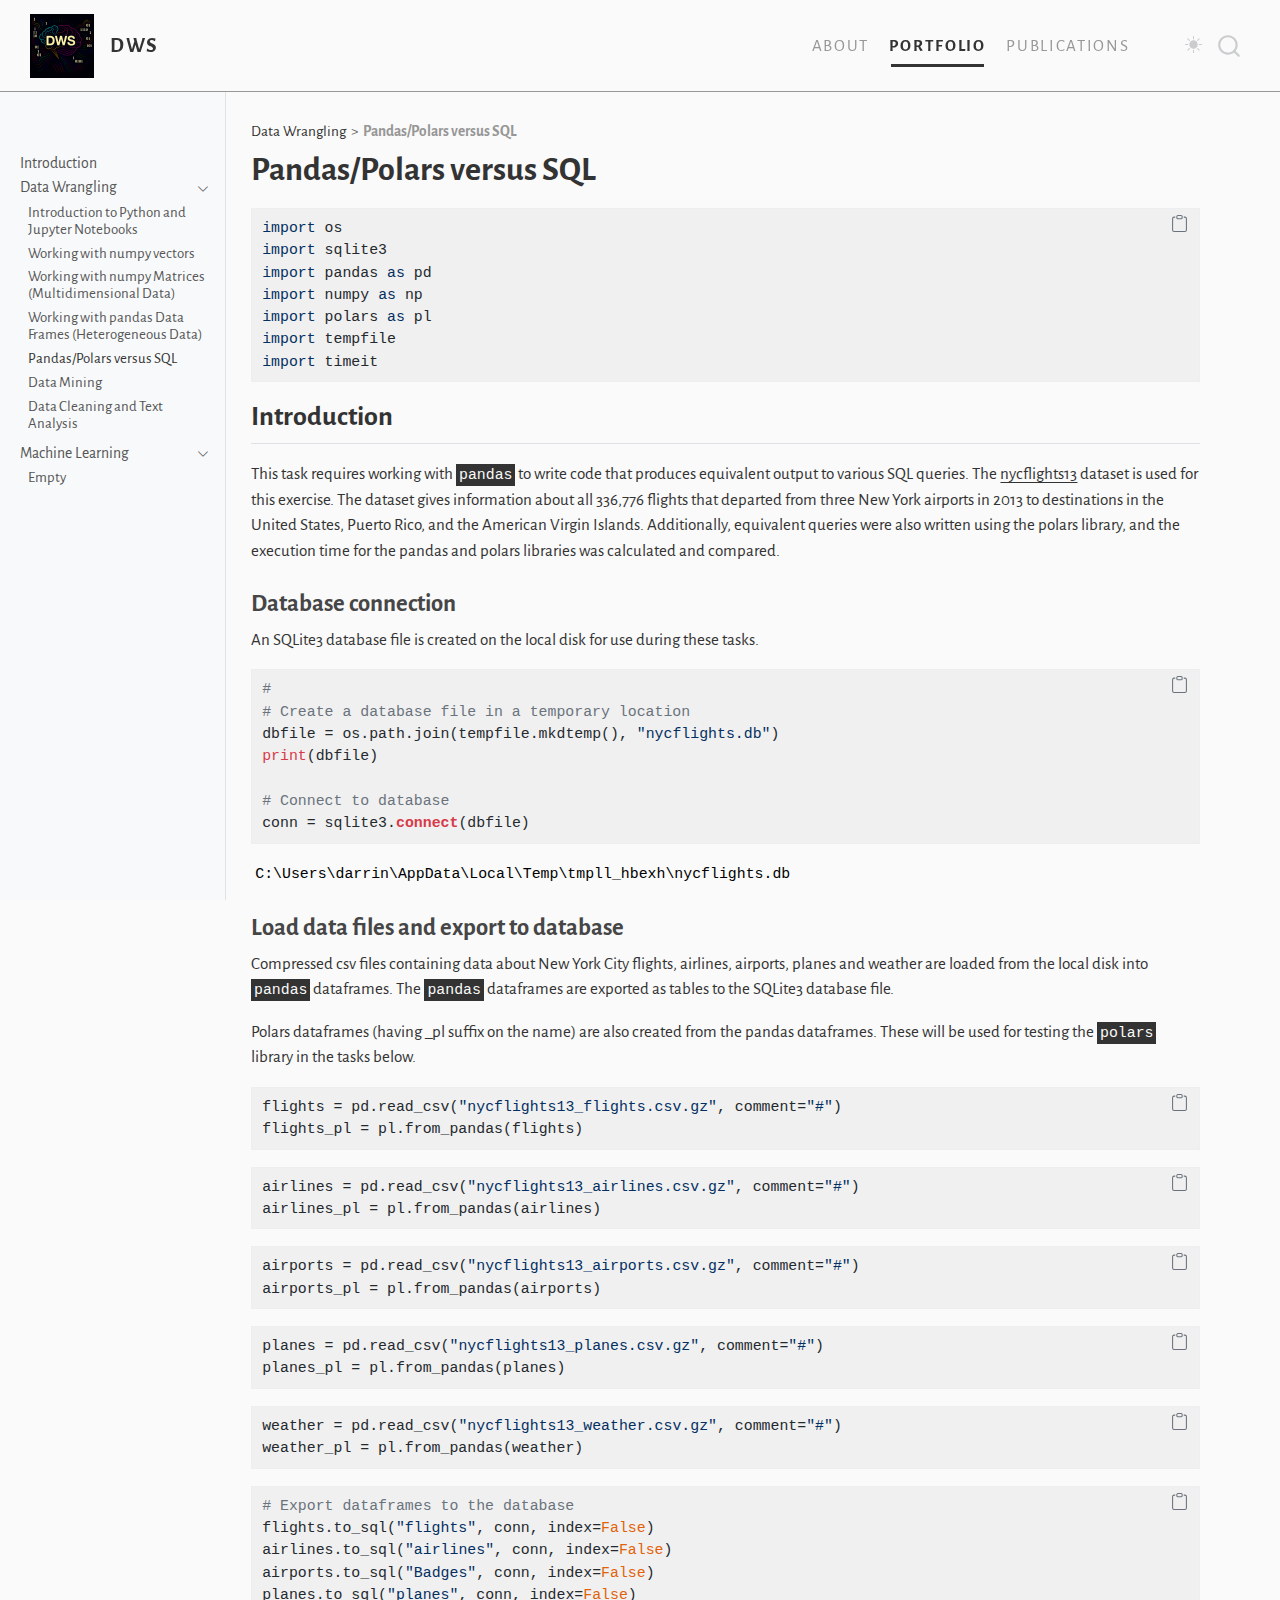
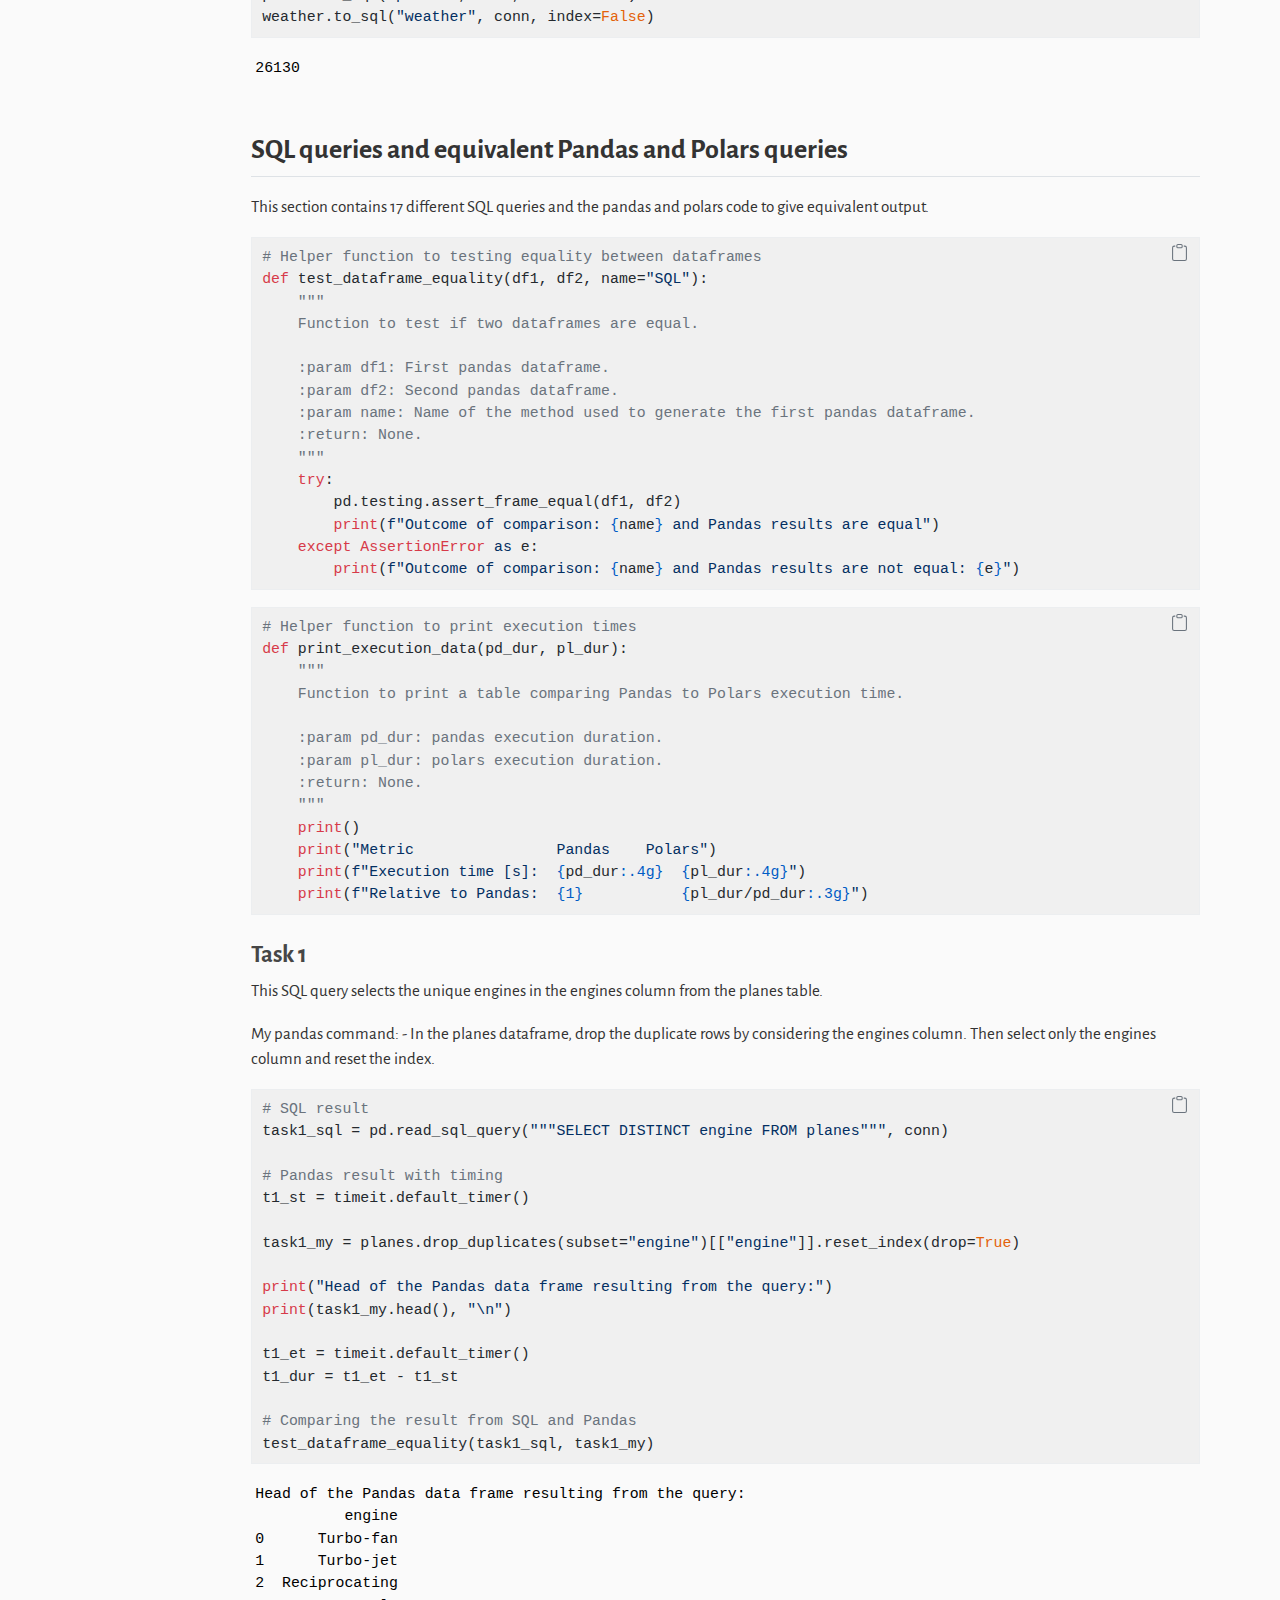
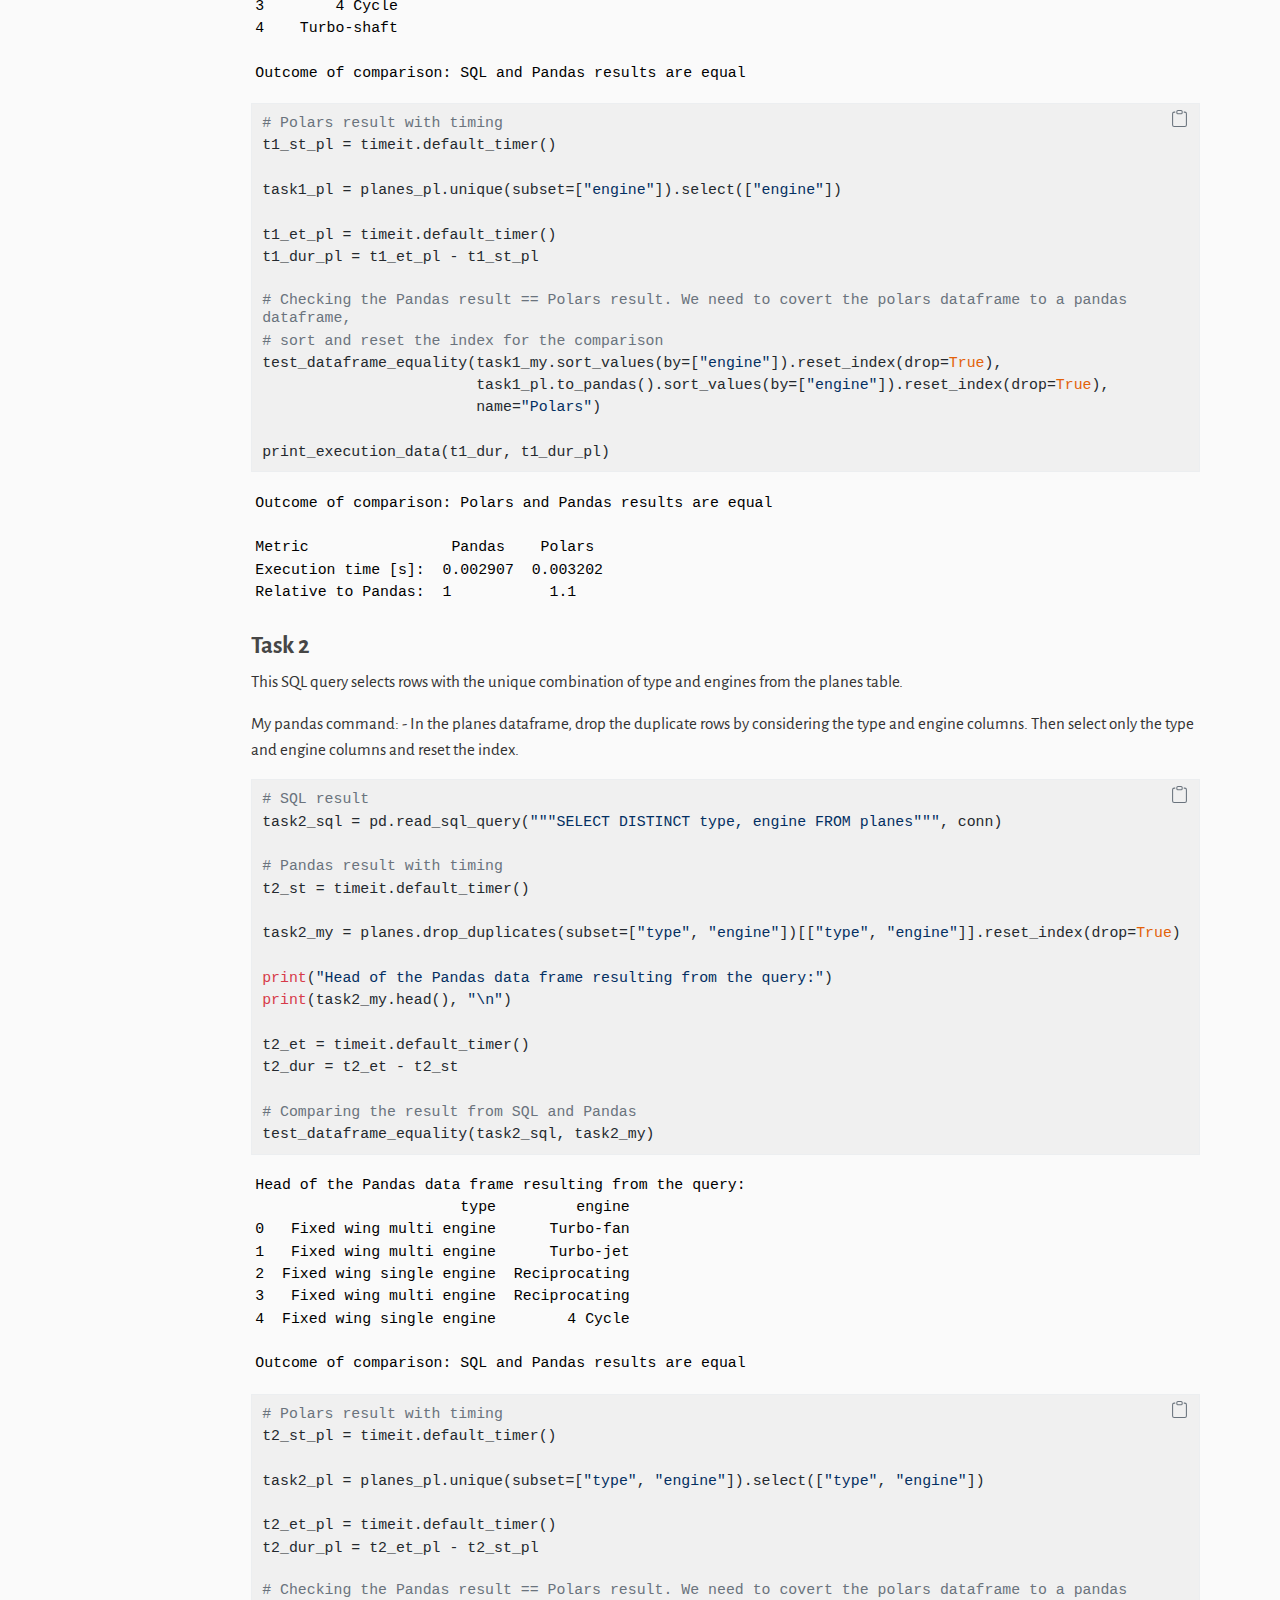
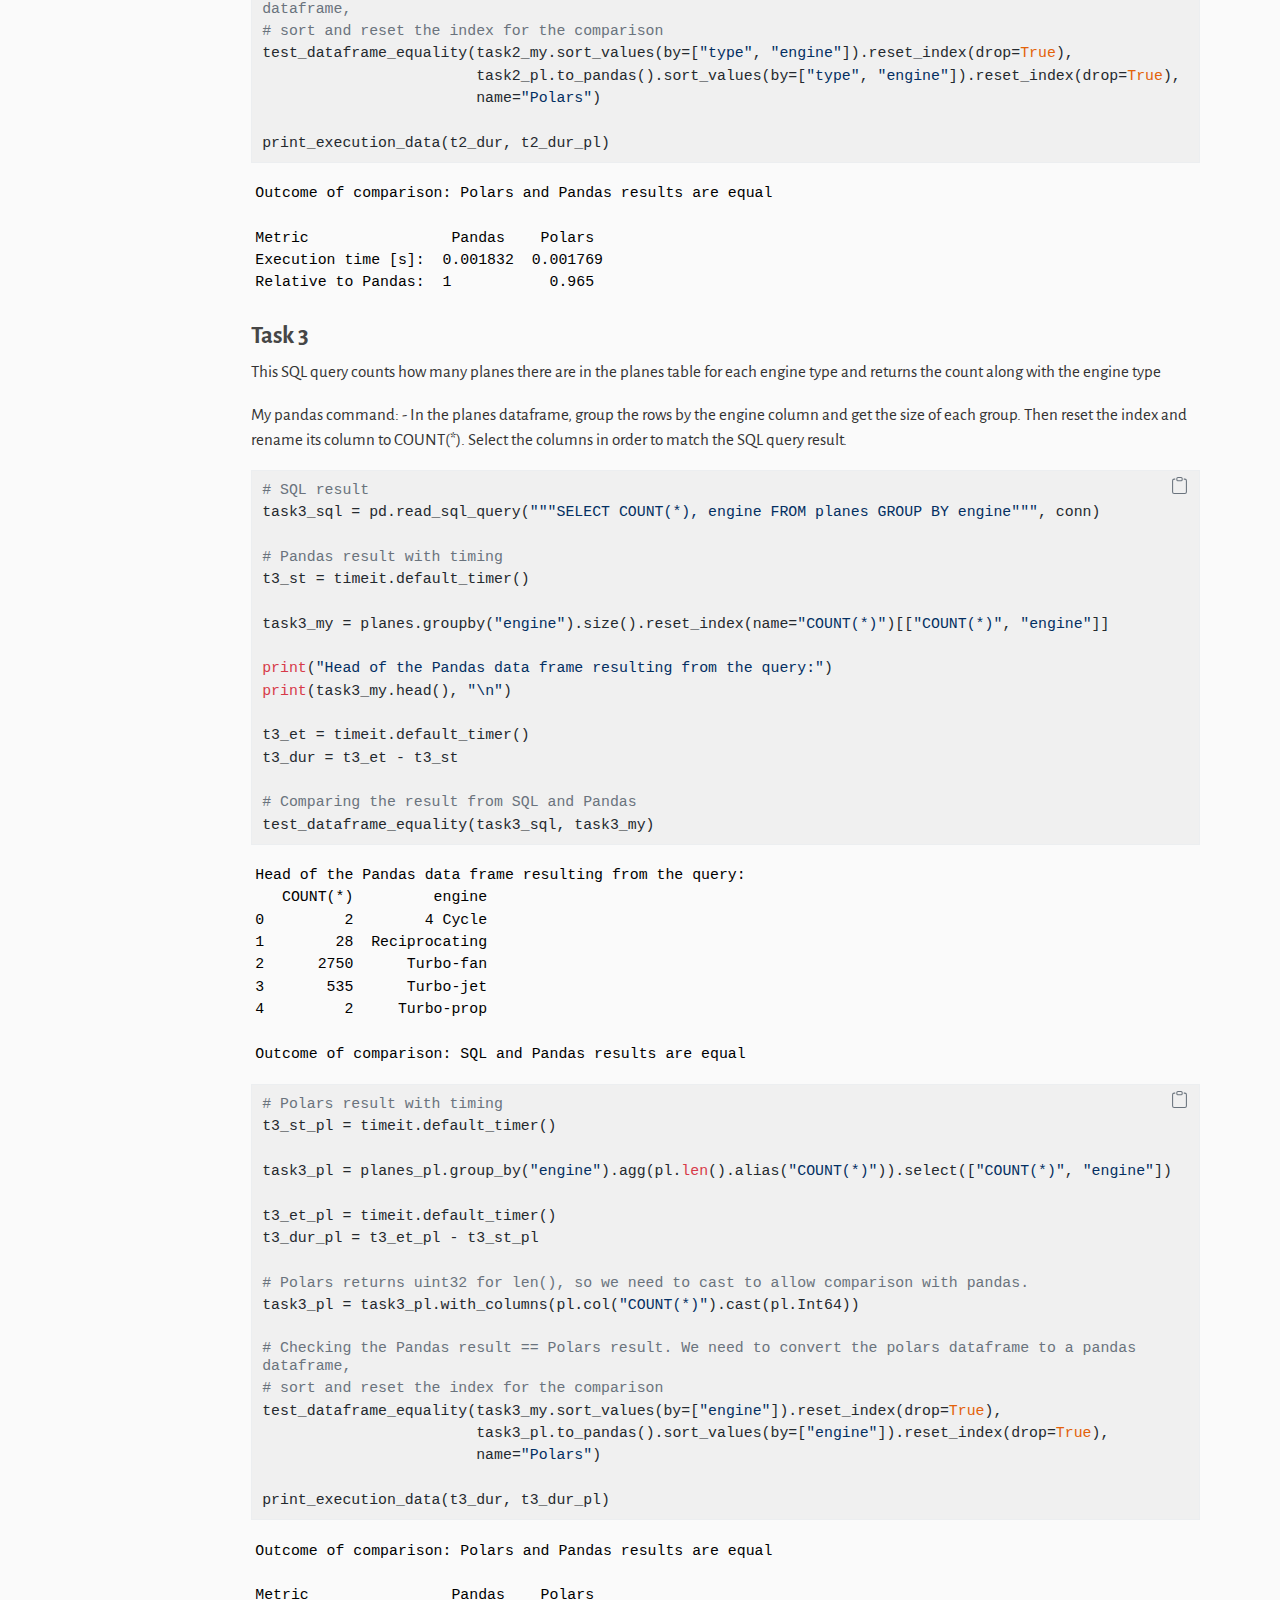
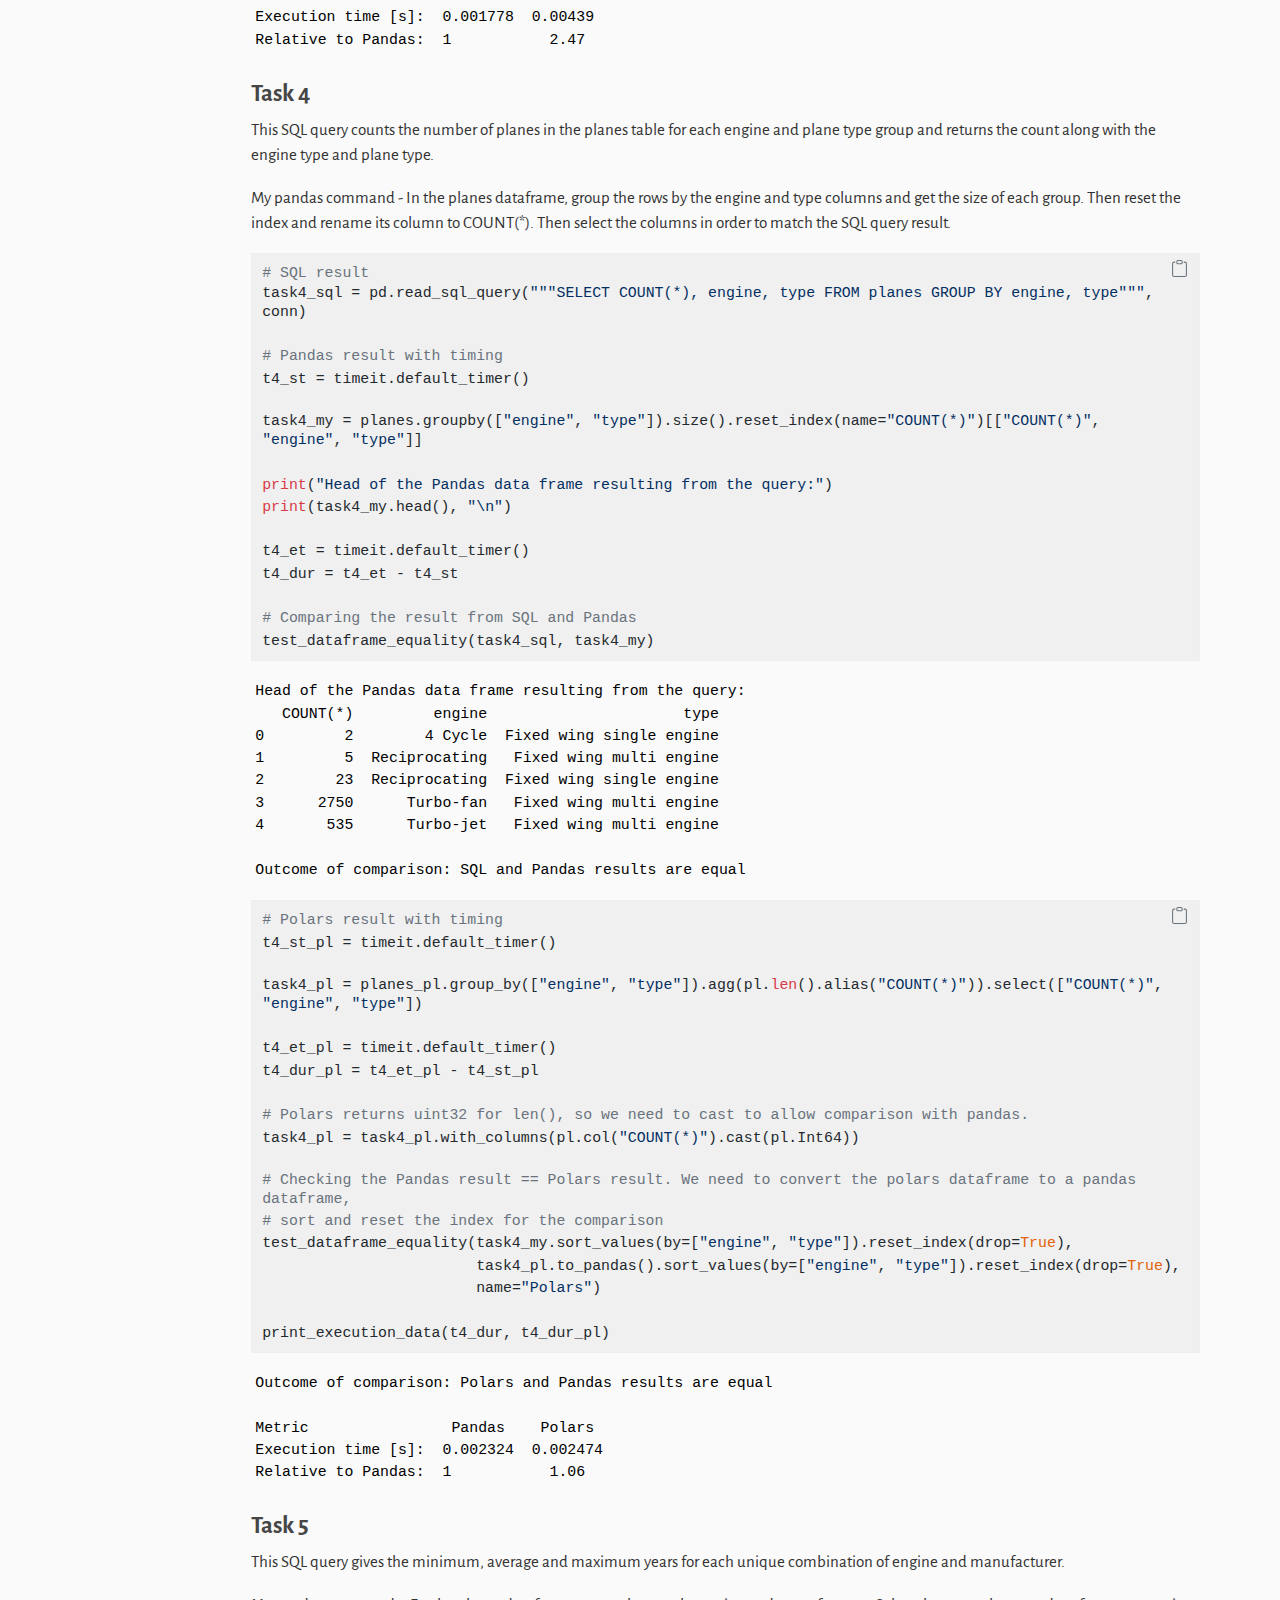
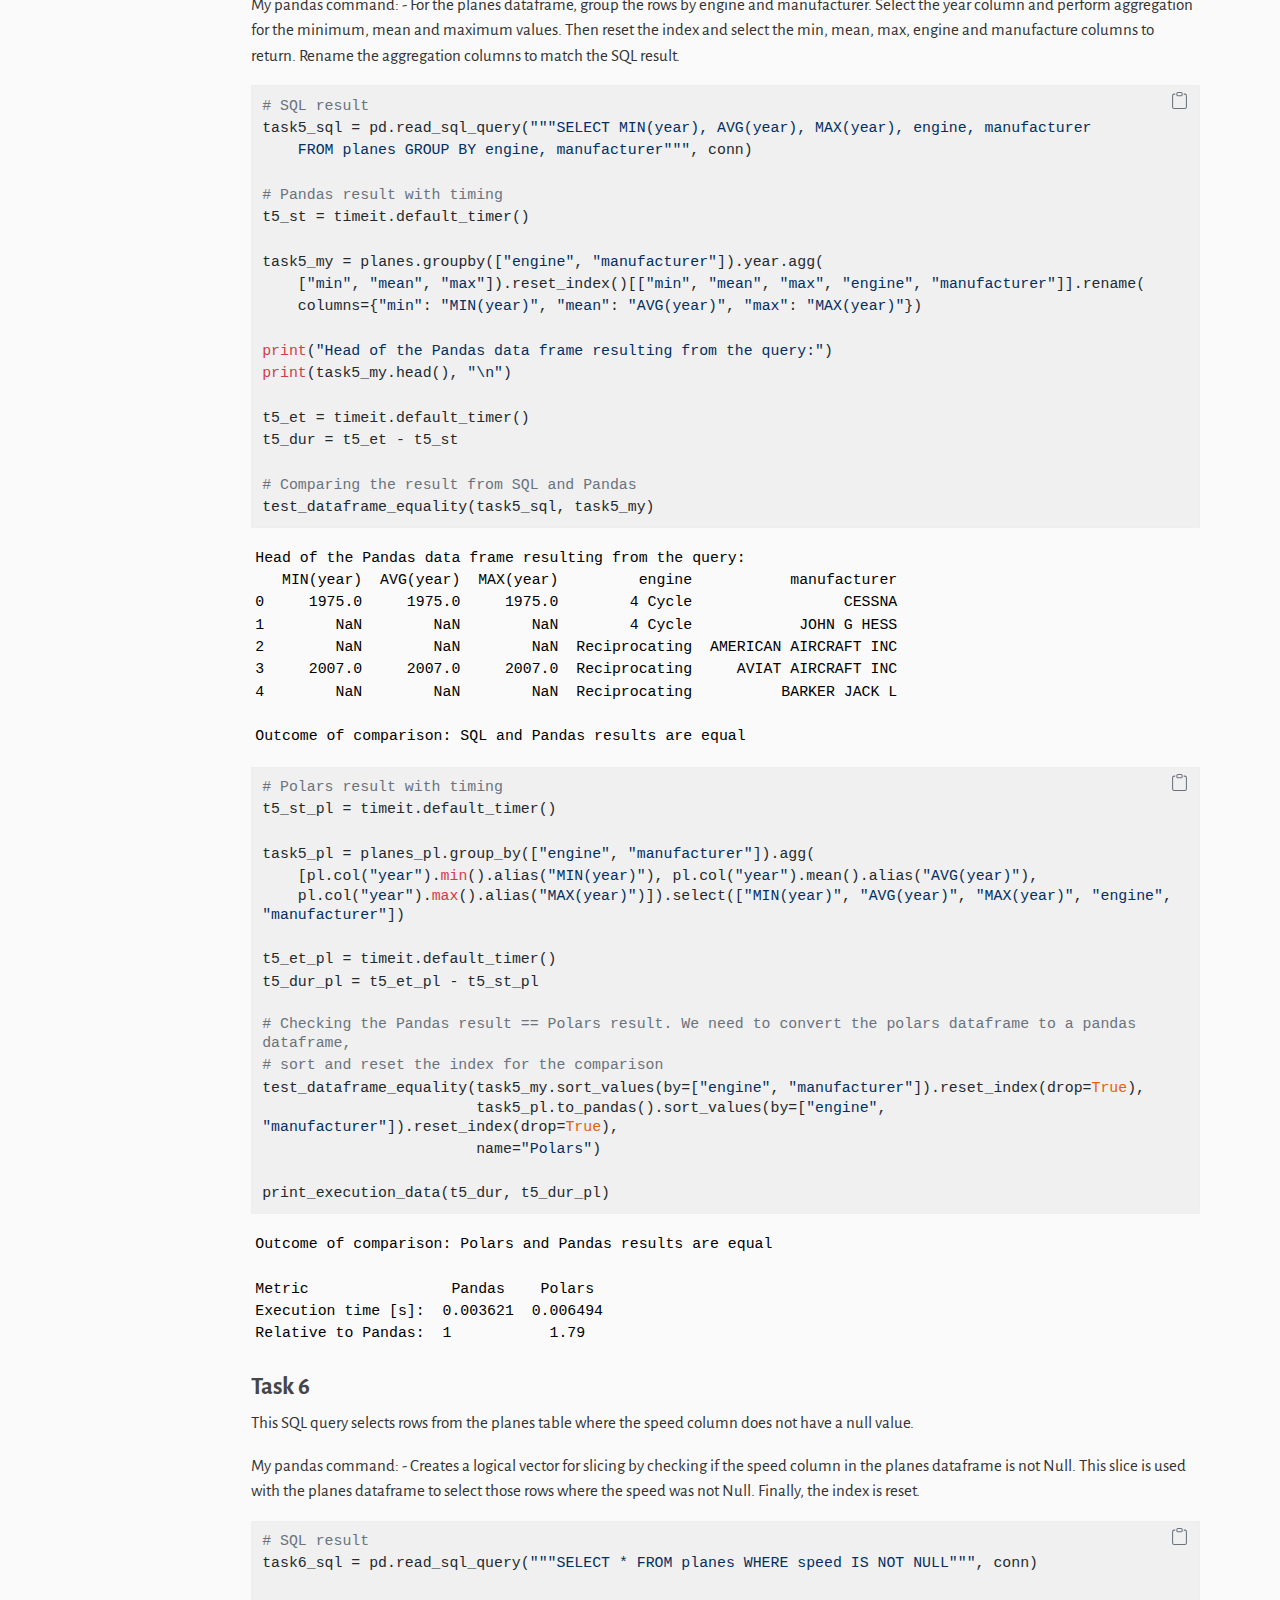
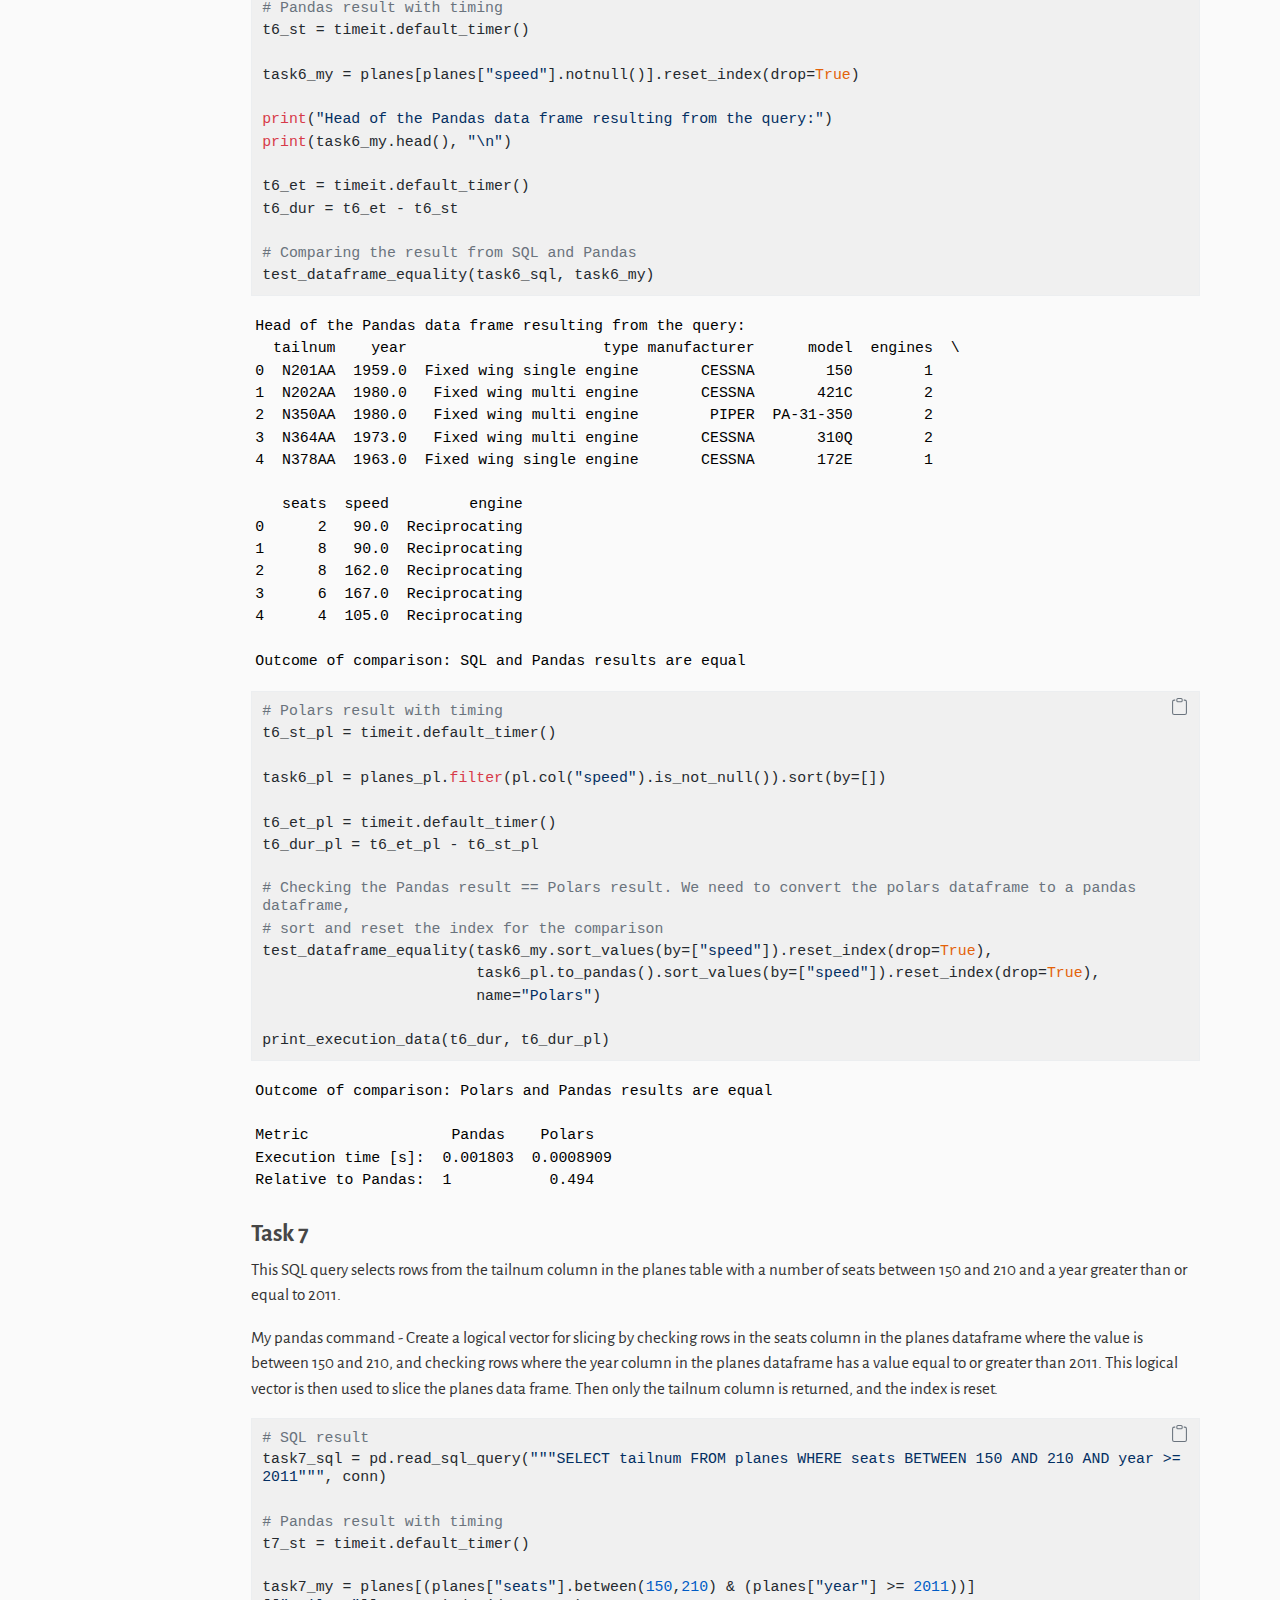
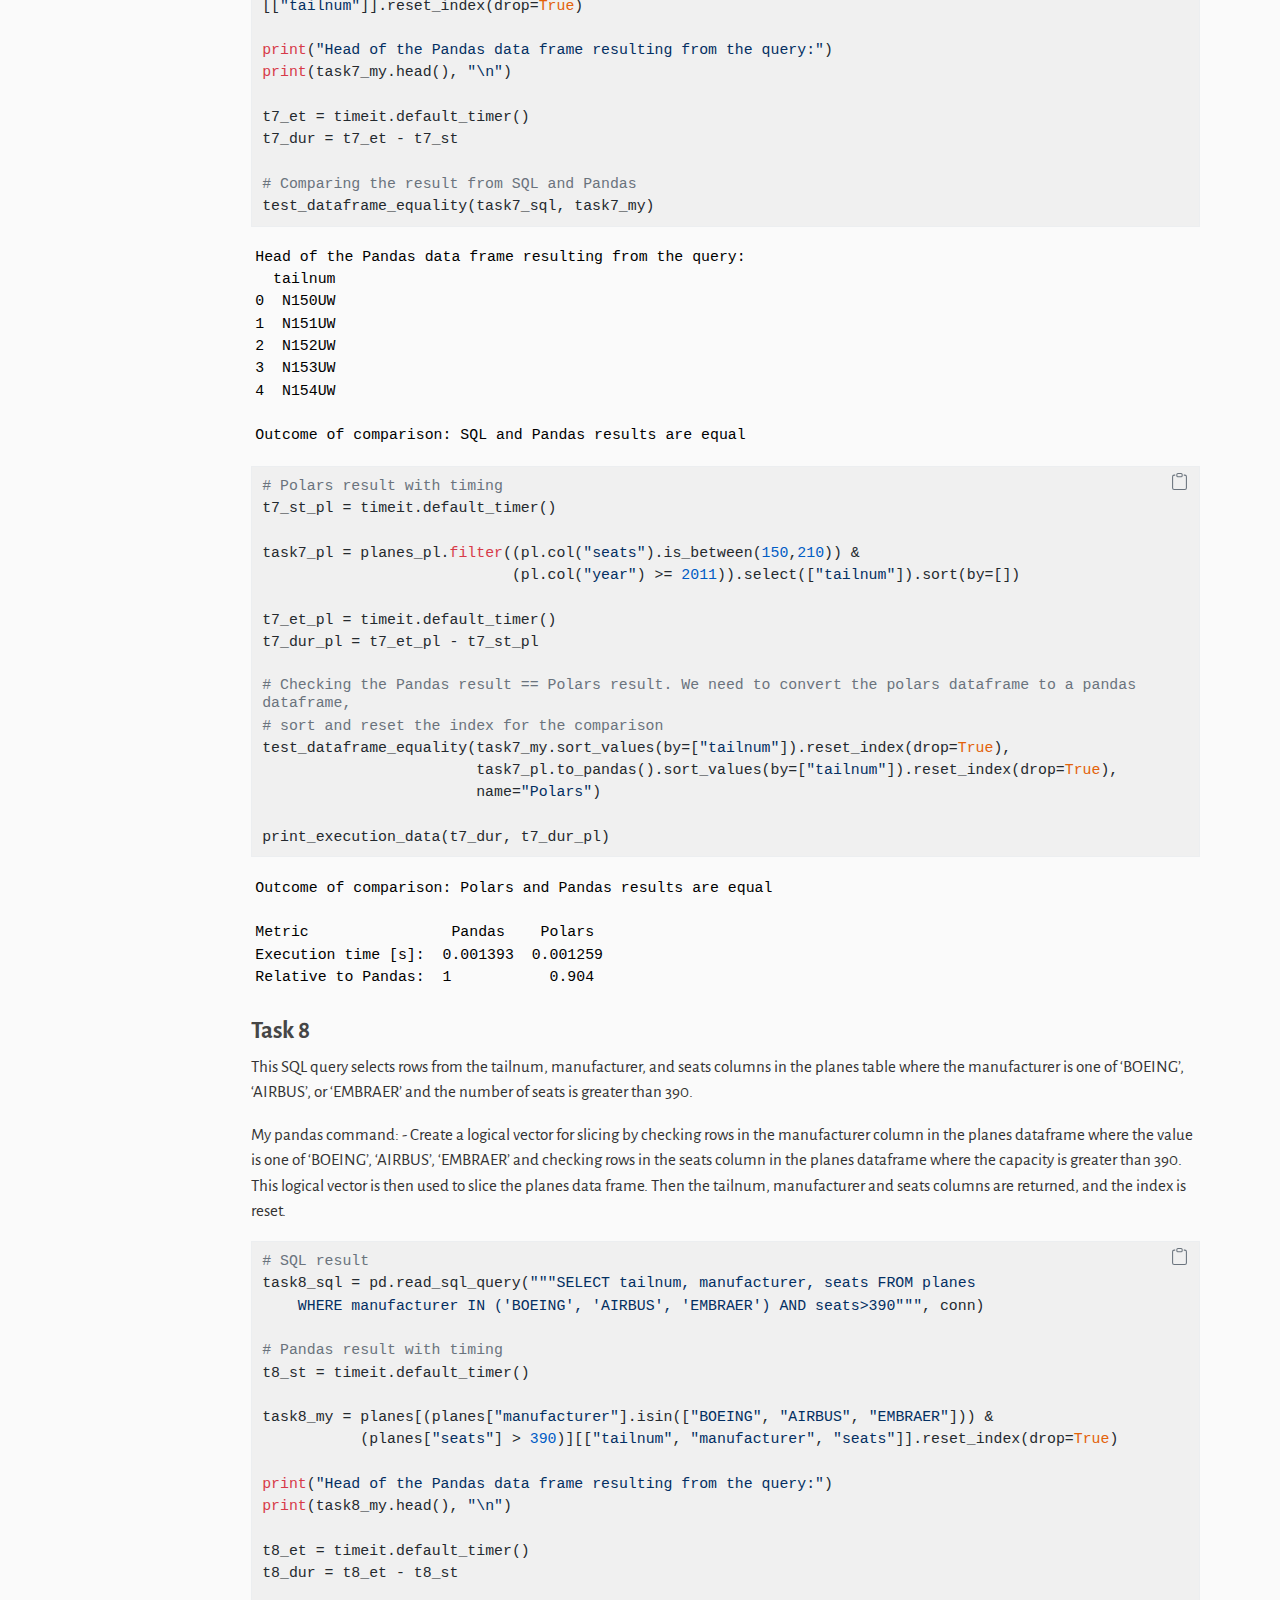
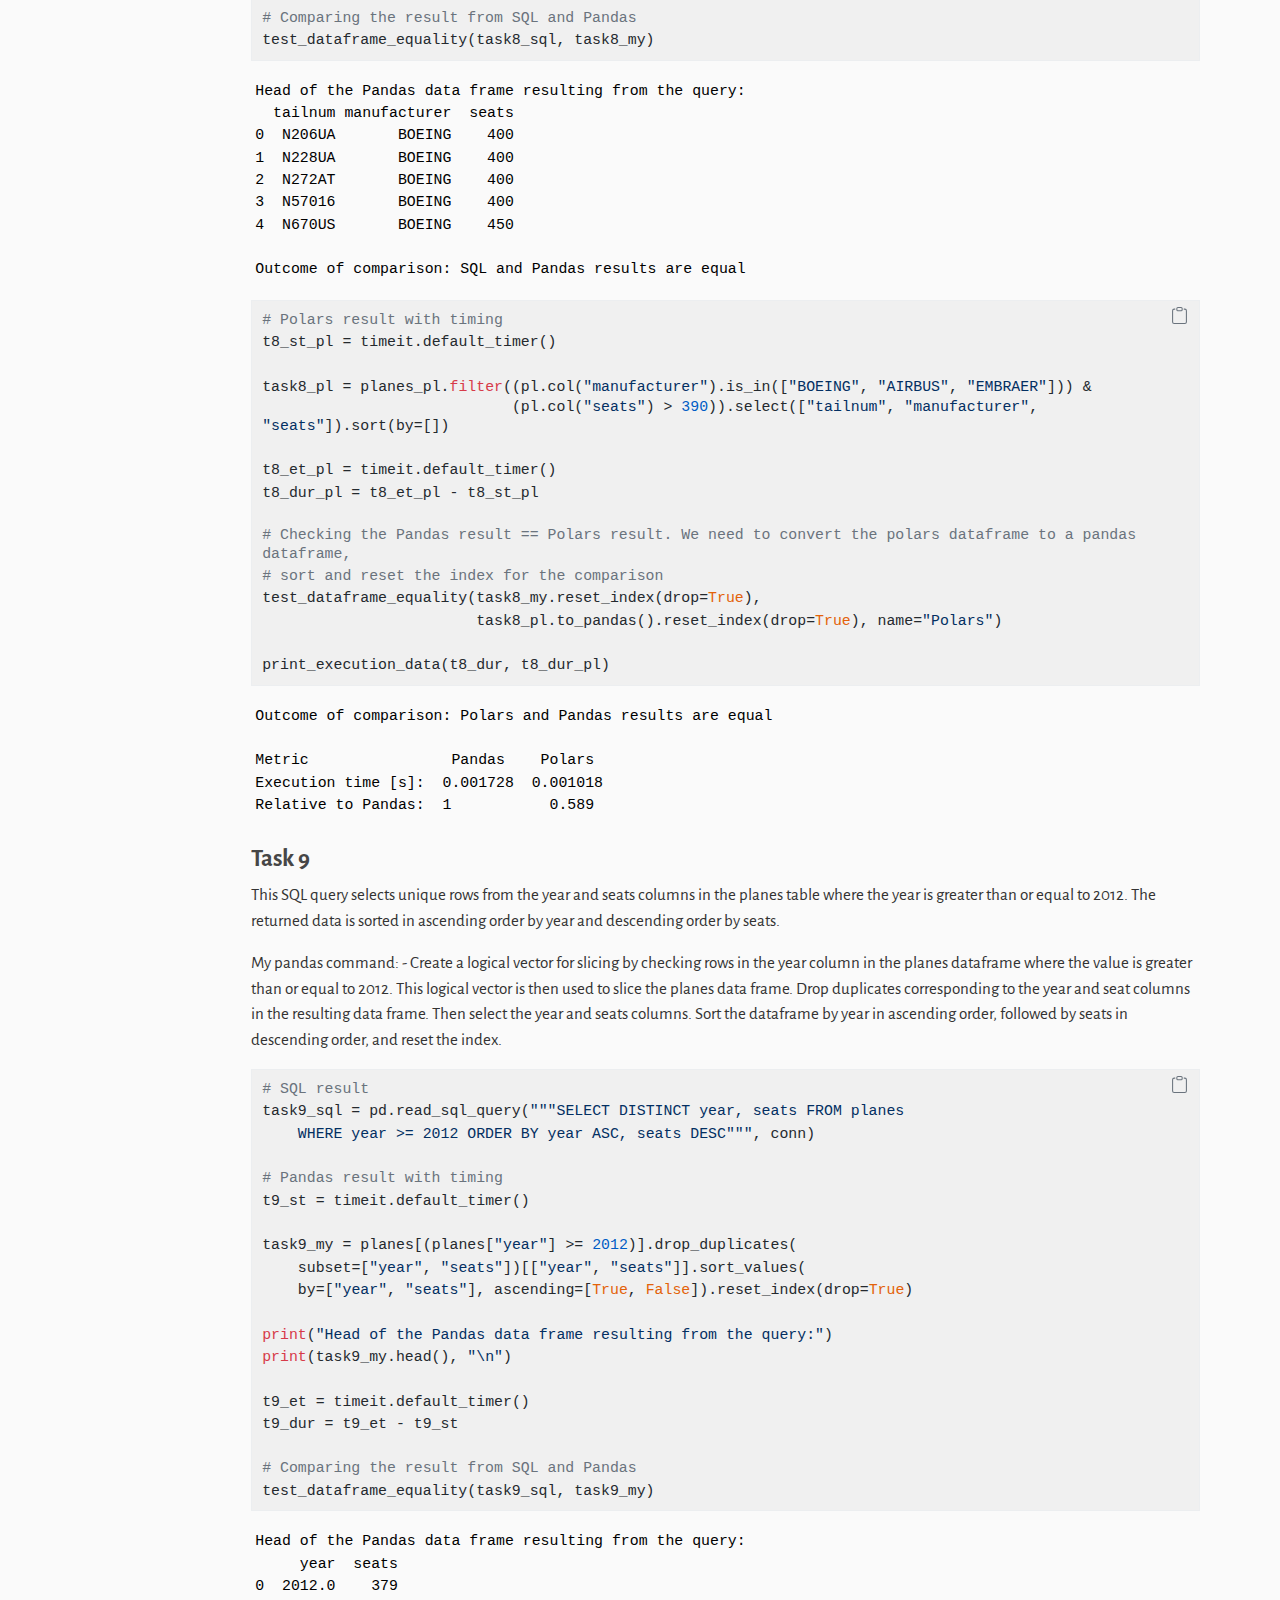
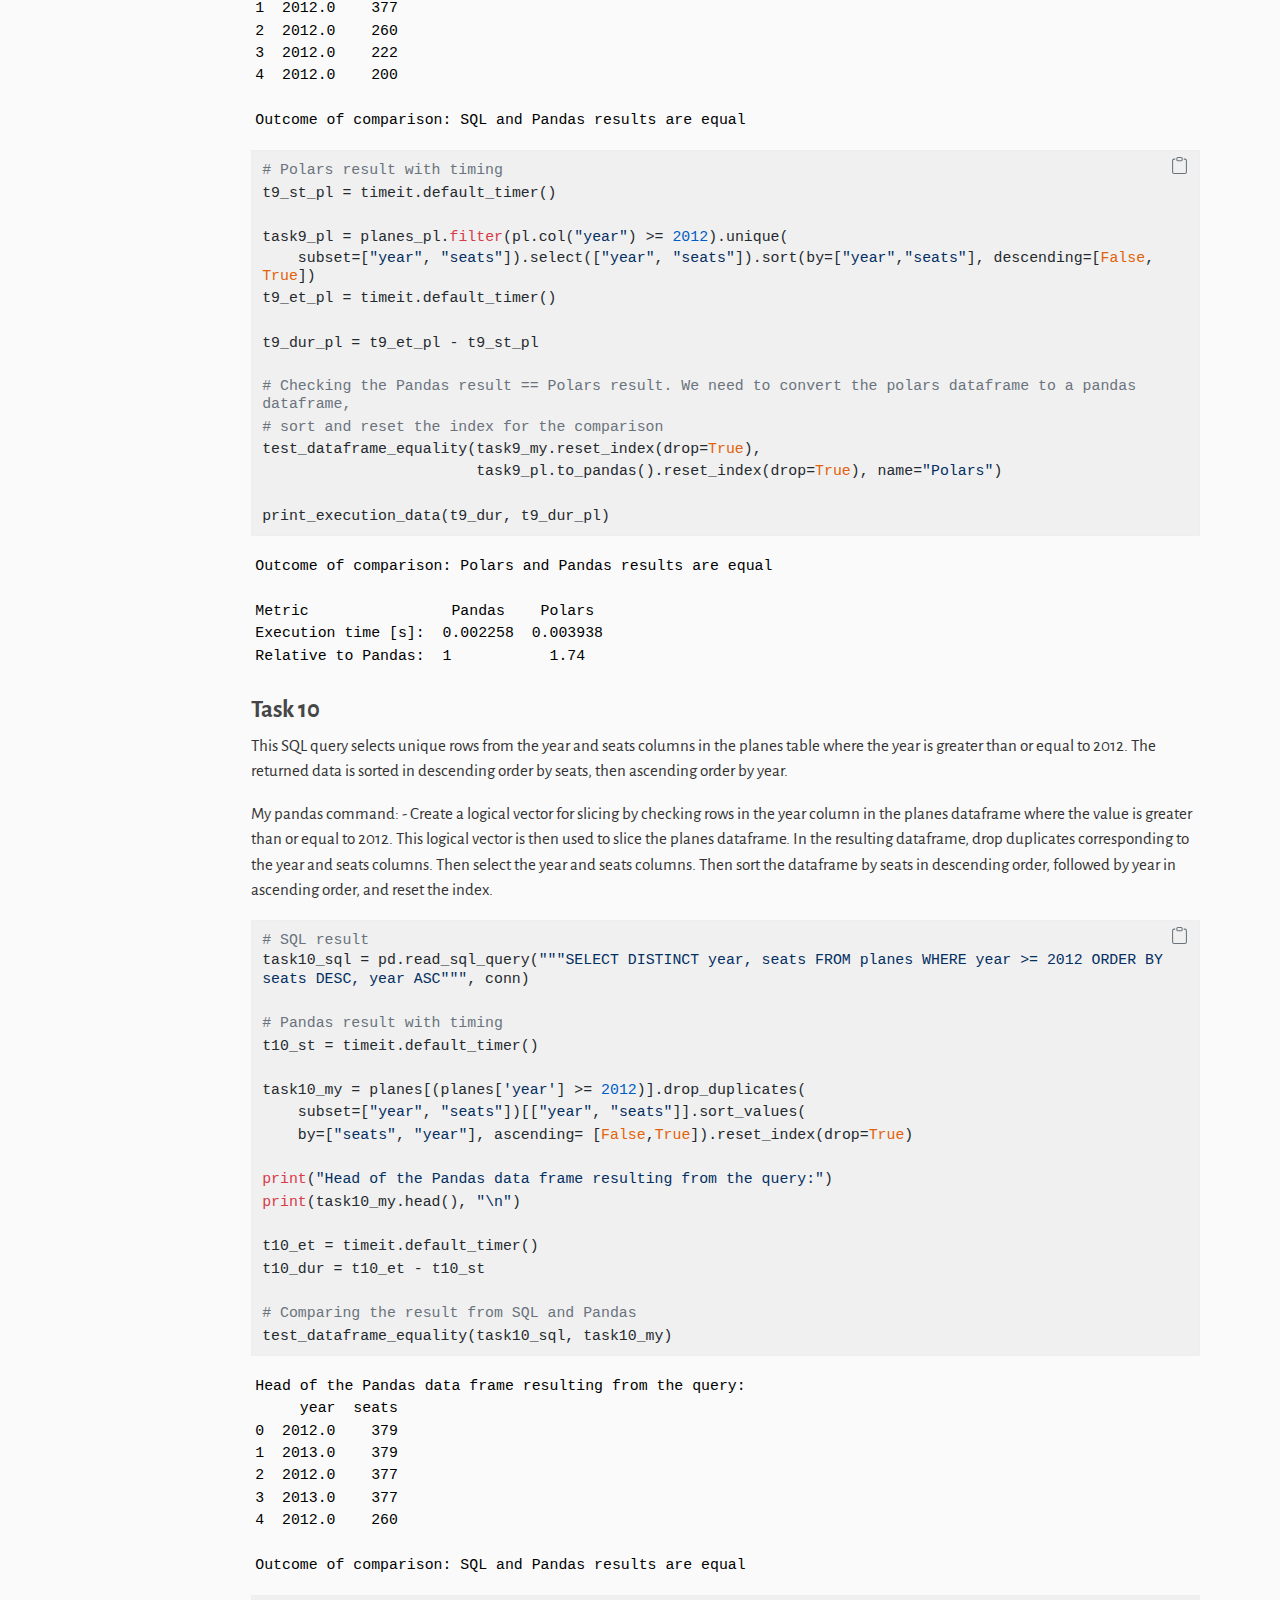
<file: docs/portfolio/dw/Task6/Task_6D.html>
<!DOCTYPE html>
<html xmlns="http://www.w3.org/1999/xhtml" lang="en-GB" xml:lang="en-GB"><head>

<meta charset="utf-8">
<meta name="generator" content="quarto-1.7.31">

<meta name="viewport" content="width=device-width, initial-scale=1.0, user-scalable=yes">


<title>Pandas/Polars versus SQL – DWS</title>
<style>
code{white-space: pre-wrap;}
span.smallcaps{font-variant: small-caps;}
div.columns{display: flex; gap: min(4vw, 1.5em);}
div.column{flex: auto; overflow-x: auto;}
div.hanging-indent{margin-left: 1.5em; text-indent: -1.5em;}
ul.task-list{list-style: none;}
ul.task-list li input[type="checkbox"] {
  width: 0.8em;
  margin: 0 0.8em 0.2em -1em; /* quarto-specific, see https://github.com/quarto-dev/quarto-cli/issues/4556 */ 
  vertical-align: middle;
}
/* CSS for syntax highlighting */
html { -webkit-text-size-adjust: 100%; }
pre > code.sourceCode { white-space: pre; position: relative; }
pre > code.sourceCode > span { display: inline-block; line-height: 1.25; }
pre > code.sourceCode > span:empty { height: 1.2em; }
.sourceCode { overflow: visible; }
code.sourceCode > span { color: inherit; text-decoration: inherit; }
div.sourceCode { margin: 1em 0; }
pre.sourceCode { margin: 0; }
@media screen {
div.sourceCode { overflow: auto; }
}
@media print {
pre > code.sourceCode { white-space: pre-wrap; }
pre > code.sourceCode > span { text-indent: -5em; padding-left: 5em; }
}
pre.numberSource code
  { counter-reset: source-line 0; }
pre.numberSource code > span
  { position: relative; left: -4em; counter-increment: source-line; }
pre.numberSource code > span > a:first-child::before
  { content: counter(source-line);
    position: relative; left: -1em; text-align: right; vertical-align: baseline;
    border: none; display: inline-block;
    -webkit-touch-callout: none; -webkit-user-select: none;
    -khtml-user-select: none; -moz-user-select: none;
    -ms-user-select: none; user-select: none;
    padding: 0 4px; width: 4em;
  }
pre.numberSource { margin-left: 3em;  padding-left: 4px; }
div.sourceCode
  {   }
@media screen {
pre > code.sourceCode > span > a:first-child::before { text-decoration: underline; }
}
</style>


<script src="../../../site_libs/quarto-nav/quarto-nav.js"></script>
<script src="../../../site_libs/quarto-nav/headroom.min.js"></script>
<script src="../../../site_libs/clipboard/clipboard.min.js"></script>
<script src="../../../site_libs/quarto-search/autocomplete.umd.js"></script>
<script src="../../../site_libs/quarto-search/fuse.min.js"></script>
<script src="../../../site_libs/quarto-search/quarto-search.js"></script>
<meta name="quarto:offset" content="../../../">
<link href="../../../portfolio/dw/Task7/Task_7HD.html" rel="next">
<link href="../../../portfolio/dw/Task4/Task_4P.html" rel="prev">
<script src="../../../site_libs/quarto-html/quarto.js" type="module"></script>
<script src="../../../site_libs/quarto-html/tabsets/tabsets.js" type="module"></script>
<script src="../../../site_libs/quarto-html/popper.min.js"></script>
<script src="../../../site_libs/quarto-html/tippy.umd.min.js"></script>
<script src="../../../site_libs/quarto-html/anchor.min.js"></script>
<link href="../../../site_libs/quarto-html/tippy.css" rel="stylesheet">
<link href="../../../site_libs/quarto-html/quarto-syntax-highlighting-4a990d8dcb58f517c7c86712b8f2ac7c.css" rel="stylesheet" class="quarto-color-scheme" id="quarto-text-highlighting-styles">
<link href="../../../site_libs/quarto-html/quarto-syntax-highlighting-dark-46f4cc9626f044588a66931b604fc9c8.css" rel="stylesheet" class="quarto-color-scheme quarto-color-alternate" id="quarto-text-highlighting-styles">
<link href="../../../site_libs/quarto-html/quarto-syntax-highlighting-4a990d8dcb58f517c7c86712b8f2ac7c.css" rel="stylesheet" class="quarto-color-scheme-extra" id="quarto-text-highlighting-styles">
<script src="../../../site_libs/bootstrap/bootstrap.min.js"></script>
<link href="../../../site_libs/bootstrap/bootstrap-icons.css" rel="stylesheet">
<link href="../../../site_libs/bootstrap/bootstrap-21f8cd6094585e260519947556241a12.min.css" rel="stylesheet" append-hash="true" class="quarto-color-scheme" id="quarto-bootstrap" data-mode="light">
<link href="../../../site_libs/bootstrap/bootstrap-dark-145fe0d1efd24aec0418ad41d9eec7c6.min.css" rel="stylesheet" append-hash="true" class="quarto-color-scheme quarto-color-alternate" id="quarto-bootstrap" data-mode="dark">
<link href="../../../site_libs/bootstrap/bootstrap-21f8cd6094585e260519947556241a12.min.css" rel="stylesheet" append-hash="true" class="quarto-color-scheme-extra" id="quarto-bootstrap" data-mode="light">
<script src="../../../site_libs/quarto-contrib/iconify-3.0.0/iconify-icon.min.js"></script>
<script id="quarto-search-options" type="application/json">{
  "location": "navbar",
  "copy-button": false,
  "collapse-after": 3,
  "panel-placement": "end",
  "type": "overlay",
  "limit": 50,
  "keyboard-shortcut": [
    "f",
    "/",
    "s"
  ],
  "show-item-context": false,
  "language": {
    "search-no-results-text": "No results",
    "search-matching-documents-text": "matching documents",
    "search-copy-link-title": "Copy link to search",
    "search-hide-matches-text": "Hide additional matches",
    "search-more-match-text": "more match in this document",
    "search-more-matches-text": "more matches in this document",
    "search-clear-button-title": "Clear",
    "search-text-placeholder": "",
    "search-detached-cancel-button-title": "Cancel",
    "search-submit-button-title": "Submit",
    "search-label": "Search"
  }
}</script>


</head>

<body class="nav-sidebar docked nav-fixed fullcontent quarto-light"><script id="quarto-html-before-body" type="application/javascript">
    const toggleBodyColorMode = (bsSheetEl) => {
      const mode = bsSheetEl.getAttribute("data-mode");
      const bodyEl = window.document.querySelector("body");
      if (mode === "dark") {
        bodyEl.classList.add("quarto-dark");
        bodyEl.classList.remove("quarto-light");
      } else {
        bodyEl.classList.add("quarto-light");
        bodyEl.classList.remove("quarto-dark");
      }
    }
    const toggleBodyColorPrimary = () => {
      const bsSheetEl = window.document.querySelector("link#quarto-bootstrap:not([rel=disabled-stylesheet])");
      if (bsSheetEl) {
        toggleBodyColorMode(bsSheetEl);
      }
    }
    const setColorSchemeToggle = (alternate) => {
      const toggles = window.document.querySelectorAll('.quarto-color-scheme-toggle');
      for (let i=0; i < toggles.length; i++) {
        const toggle = toggles[i];
        if (toggle) {
          if (alternate) {
            toggle.classList.add("alternate");
          } else {
            toggle.classList.remove("alternate");
          }
        }
      }
    };
    const toggleColorMode = (alternate) => {
      // Switch the stylesheets
      const primaryStylesheets = window.document.querySelectorAll('link.quarto-color-scheme:not(.quarto-color-alternate)');
      const alternateStylesheets = window.document.querySelectorAll('link.quarto-color-scheme.quarto-color-alternate');
      manageTransitions('#quarto-margin-sidebar .nav-link', false);
      if (alternate) {
        // note: dark is layered on light, we don't disable primary!
        enableStylesheet(alternateStylesheets);
        for (const sheetNode of alternateStylesheets) {
          if (sheetNode.id === "quarto-bootstrap") {
            toggleBodyColorMode(sheetNode);
          }
        }
      } else {
        disableStylesheet(alternateStylesheets);
        enableStylesheet(primaryStylesheets)
        toggleBodyColorPrimary();
      }
      manageTransitions('#quarto-margin-sidebar .nav-link', true);
      // Switch the toggles
      setColorSchemeToggle(alternate)
      // Hack to workaround the fact that safari doesn't
      // properly recolor the scrollbar when toggling (#1455)
      if (navigator.userAgent.indexOf('Safari') > 0 && navigator.userAgent.indexOf('Chrome') == -1) {
        manageTransitions("body", false);
        window.scrollTo(0, 1);
        setTimeout(() => {
          window.scrollTo(0, 0);
          manageTransitions("body", true);
        }, 40);
      }
    }
    const disableStylesheet = (stylesheets) => {
      for (let i=0; i < stylesheets.length; i++) {
        const stylesheet = stylesheets[i];
        stylesheet.rel = 'disabled-stylesheet';
      }
    }
    const enableStylesheet = (stylesheets) => {
      for (let i=0; i < stylesheets.length; i++) {
        const stylesheet = stylesheets[i];
        if(stylesheet.rel !== 'stylesheet') { // for Chrome, which will still FOUC without this check
          stylesheet.rel = 'stylesheet';
        }
      }
    }
    const manageTransitions = (selector, allowTransitions) => {
      const els = window.document.querySelectorAll(selector);
      for (let i=0; i < els.length; i++) {
        const el = els[i];
        if (allowTransitions) {
          el.classList.remove('notransition');
        } else {
          el.classList.add('notransition');
        }
      }
    }
    const isFileUrl = () => {
      return window.location.protocol === 'file:';
    }
    const hasAlternateSentinel = () => {
      let styleSentinel = getColorSchemeSentinel();
      if (styleSentinel !== null) {
        return styleSentinel === "alternate";
      } else {
        return false;
      }
    }
    const setStyleSentinel = (alternate) => {
      const value = alternate ? "alternate" : "default";
      if (!isFileUrl()) {
        window.localStorage.setItem("quarto-color-scheme", value);
      } else {
        localAlternateSentinel = value;
      }
    }
    const getColorSchemeSentinel = () => {
      if (!isFileUrl()) {
        const storageValue = window.localStorage.getItem("quarto-color-scheme");
        return storageValue != null ? storageValue : localAlternateSentinel;
      } else {
        return localAlternateSentinel;
      }
    }
    const toggleGiscusIfUsed = (isAlternate, darkModeDefault) => {
      const baseTheme = document.querySelector('#giscus-base-theme')?.value ?? 'light';
      const alternateTheme = document.querySelector('#giscus-alt-theme')?.value ?? 'dark';
      let newTheme = '';
      if(authorPrefersDark) {
        newTheme = isAlternate ? baseTheme : alternateTheme;
      } else {
        newTheme = isAlternate ? alternateTheme : baseTheme;
      }
      const changeGiscusTheme = () => {
        // From: https://github.com/giscus/giscus/issues/336
        const sendMessage = (message) => {
          const iframe = document.querySelector('iframe.giscus-frame');
          if (!iframe) return;
          iframe.contentWindow.postMessage({ giscus: message }, 'https://giscus.app');
        }
        sendMessage({
          setConfig: {
            theme: newTheme
          }
        });
      }
      const isGiscussLoaded = window.document.querySelector('iframe.giscus-frame') !== null;
      if (isGiscussLoaded) {
        changeGiscusTheme();
      }
    };
    const authorPrefersDark = false;
    const darkModeDefault = authorPrefersDark;
      document.querySelector('link#quarto-text-highlighting-styles.quarto-color-scheme-extra').rel = 'disabled-stylesheet';
      document.querySelector('link#quarto-bootstrap.quarto-color-scheme-extra').rel = 'disabled-stylesheet';
    let localAlternateSentinel = darkModeDefault ? 'alternate' : 'default';
    // Dark / light mode switch
    window.quartoToggleColorScheme = () => {
      // Read the current dark / light value
      let toAlternate = !hasAlternateSentinel();
      toggleColorMode(toAlternate);
      setStyleSentinel(toAlternate);
      toggleGiscusIfUsed(toAlternate, darkModeDefault);
      window.dispatchEvent(new Event('resize'));
    };
    // Switch to dark mode if need be
    if (hasAlternateSentinel()) {
      toggleColorMode(true);
    } else {
      toggleColorMode(false);
    }
  </script>

<div id="quarto-search-results"></div>
  <header id="quarto-header" class="headroom fixed-top">
    <nav class="navbar navbar-expand-lg " data-bs-theme="dark">
      <div class="navbar-container container-fluid">
      <div class="navbar-brand-container mx-auto">
    <a href="../../../index.html" class="navbar-brand navbar-brand-logo">
    <img src="../../../assets/images/logo.png" alt="Darrin Stephens logo" class="navbar-logo">
    </a>
    <a class="navbar-brand" href="../../../index.html">
    <span class="navbar-title">DWS</span>
    </a>
  </div>
            <div id="quarto-search" class="" title="Search"></div>
          <button class="navbar-toggler" type="button" data-bs-toggle="collapse" data-bs-target="#navbarCollapse" aria-controls="navbarCollapse" role="menu" aria-expanded="false" aria-label="Toggle navigation" onclick="if (window.quartoToggleHeadroom) { window.quartoToggleHeadroom(); }">
  <span class="navbar-toggler-icon"></span>
</button>
          <div class="collapse navbar-collapse" id="navbarCollapse">
            <ul class="navbar-nav navbar-nav-scroll ms-auto">
  <li class="nav-item">
    <a class="nav-link" href="../../../index.html"> 
<span class="menu-text">About</span></a>
  </li>  
  <li class="nav-item">
    <a class="nav-link active" href="../../../portfolio.html" aria-current="page"> 
<span class="menu-text">Portfolio</span></a>
  </li>  
  <li class="nav-item">
    <a class="nav-link" href="../../../publications.html"> 
<span class="menu-text">Publications</span></a>
  </li>  
  <li class="nav-item">
    <a class="nav-link" href="https://www.linkedin.com/in/darrin-stephens"> 
<span class="menu-text"><iconify-icon role="img" inline="" icon="fa7-brands:linkedin" aria-label="LinkedIn" title="LinkedIn"></iconify-icon></span></a>
  </li>  
  <li class="nav-item">
    <a class="nav-link" href="https://github.com/dwstephens"> 
<span class="menu-text"><iconify-icon role="img" inline="" icon="octicon:mark-github-16" aria-label="GitHub" title="GitHub"></iconify-icon></span></a>
  </li>  
</ul>
          </div> <!-- /navcollapse -->
            <div class="quarto-navbar-tools">
  <a href="" class="quarto-color-scheme-toggle quarto-navigation-tool  px-1" onclick="window.quartoToggleColorScheme(); return false;" title="Toggle dark mode"><i class="bi"></i></a>
</div>
      </div> <!-- /container-fluid -->
    </nav>
  <nav class="quarto-secondary-nav">
    <div class="container-fluid d-flex">
      <button type="button" class="quarto-btn-toggle btn" data-bs-toggle="collapse" role="button" data-bs-target=".quarto-sidebar-collapse-item" aria-controls="quarto-sidebar" aria-expanded="false" aria-label="Toggle sidebar navigation" onclick="if (window.quartoToggleHeadroom) { window.quartoToggleHeadroom(); }">
        <i class="bi bi-layout-text-sidebar-reverse"></i>
      </button>
        <nav class="quarto-page-breadcrumbs" aria-label="breadcrumb"><ol class="breadcrumb"><li class="breadcrumb-item"><a href="../../../data_wrangling.html">Data Wrangling</a></li><li class="breadcrumb-item"><a href="../../../portfolio/dw/Task6/Task_6D.html">Pandas/Polars versus SQL</a></li></ol></nav>
        <a class="flex-grow-1" role="navigation" data-bs-toggle="collapse" data-bs-target=".quarto-sidebar-collapse-item" aria-controls="quarto-sidebar" aria-expanded="false" aria-label="Toggle sidebar navigation" onclick="if (window.quartoToggleHeadroom) { window.quartoToggleHeadroom(); }">      
        </a>
      <button type="button" class="btn quarto-search-button" aria-label="Search" onclick="window.quartoOpenSearch();">
        <i class="bi bi-search"></i>
      </button>
    </div>
  </nav>
</header>
<!-- content -->
<div id="quarto-content" class="quarto-container page-columns page-rows-contents page-layout-article page-navbar">
<!-- sidebar -->
  <nav id="quarto-sidebar" class="sidebar collapse collapse-horizontal quarto-sidebar-collapse-item sidebar-navigation docked overflow-auto">
        <div class="mt-2 flex-shrink-0 align-items-center">
        <div class="sidebar-search">
        <div id="quarto-search" class="" title="Search"></div>
        </div>
        </div>
    <div class="sidebar-menu-container"> 
    <ul class="list-unstyled mt-1">
        <li class="sidebar-item">
  <div class="sidebar-item-container"> 
  <a href="../../../portfolio.html" class="sidebar-item-text sidebar-link">
 <span class="menu-text">Introduction</span></a>
  </div>
</li>
        <li class="sidebar-item sidebar-item-section">
      <div class="sidebar-item-container"> 
            <a href="../../../data_wrangling.html" class="sidebar-item-text sidebar-link">
 <span class="menu-text">Data Wrangling</span></a>
          <a class="sidebar-item-toggle text-start" data-bs-toggle="collapse" data-bs-target="#quarto-sidebar-section-1" role="navigation" aria-expanded="true" aria-label="Toggle section">
            <i class="bi bi-chevron-right ms-2"></i>
          </a> 
      </div>
      <ul id="quarto-sidebar-section-1" class="collapse list-unstyled sidebar-section depth1 show">  
          <li class="sidebar-item">
  <div class="sidebar-item-container"> 
  <a href="../../../portfolio/dw/Task1/Task_1P.html" class="sidebar-item-text sidebar-link">
 <span class="menu-text">Introduction to Python and Jupyter Notebooks</span></a>
  </div>
</li>
          <li class="sidebar-item">
  <div class="sidebar-item-container"> 
  <a href="../../../portfolio/dw/Task2/Task_2P.html" class="sidebar-item-text sidebar-link">
 <span class="menu-text">Working with numpy vectors</span></a>
  </div>
</li>
          <li class="sidebar-item">
  <div class="sidebar-item-container"> 
  <a href="../../../portfolio/dw/Task3/Task_3P.html" class="sidebar-item-text sidebar-link">
 <span class="menu-text">Working with numpy Matrices (Multidimensional Data)</span></a>
  </div>
</li>
          <li class="sidebar-item">
  <div class="sidebar-item-container"> 
  <a href="../../../portfolio/dw/Task4/Task_4P.html" class="sidebar-item-text sidebar-link">
 <span class="menu-text">Working with pandas Data Frames (Heterogeneous Data)</span></a>
  </div>
</li>
          <li class="sidebar-item">
  <div class="sidebar-item-container"> 
  <a href="../../../portfolio/dw/Task6/Task_6D.html" class="sidebar-item-text sidebar-link active">
 <span class="menu-text">Pandas/Polars versus SQL</span></a>
  </div>
</li>
          <li class="sidebar-item">
  <div class="sidebar-item-container"> 
  <a href="../../../portfolio/dw/Task7/Task_7HD.html" class="sidebar-item-text sidebar-link">
 <span class="menu-text">Data Mining</span></a>
  </div>
</li>
          <li class="sidebar-item">
  <div class="sidebar-item-container"> 
  <a href="../../../portfolio/dw/Task8/Task_8HD.html" class="sidebar-item-text sidebar-link">
 <span class="menu-text">Data Cleaning and Text Analysis</span></a>
  </div>
</li>
      </ul>
  </li>
        <li class="sidebar-item sidebar-item-section">
      <div class="sidebar-item-container"> 
            <a class="sidebar-item-text sidebar-link text-start" data-bs-toggle="collapse" data-bs-target="#quarto-sidebar-section-2" role="navigation" aria-expanded="true">
 <span class="menu-text">Machine Learning</span></a>
          <a class="sidebar-item-toggle text-start" data-bs-toggle="collapse" data-bs-target="#quarto-sidebar-section-2" role="navigation" aria-expanded="true" aria-label="Toggle section">
            <i class="bi bi-chevron-right ms-2"></i>
          </a> 
      </div>
      <ul id="quarto-sidebar-section-2" class="collapse list-unstyled sidebar-section depth1 show">  
          <li class="sidebar-item">
  <div class="sidebar-item-container"> 
  <a href="../../../portfolio/ml/empty.html" class="sidebar-item-text sidebar-link">
 <span class="menu-text">Empty</span></a>
  </div>
</li>
      </ul>
  </li>
    </ul>
    </div>
</nav>
<div id="quarto-sidebar-glass" class="quarto-sidebar-collapse-item" data-bs-toggle="collapse" data-bs-target=".quarto-sidebar-collapse-item"></div>
<!-- margin-sidebar -->
    
<!-- main -->
<main class="content" id="quarto-document-content">


<header id="title-block-header" class="quarto-title-block default"><nav class="quarto-page-breadcrumbs quarto-title-breadcrumbs d-none d-lg-block" aria-label="breadcrumb"><ol class="breadcrumb"><li class="breadcrumb-item"><a href="../../../data_wrangling.html">Data Wrangling</a></li><li class="breadcrumb-item"><a href="../../../portfolio/dw/Task6/Task_6D.html">Pandas/Polars versus SQL</a></li></ol></nav>
<div class="quarto-title">
<h1 class="title">Pandas/Polars versus SQL</h1>
</div>



<div class="quarto-title-meta">

    
  
    
  </div>
  


</header>


<div id="34ec126b" class="cell" data-execution_count="1">
<div class="sourceCode cell-code" id="cb1"><pre class="sourceCode python code-with-copy"><code class="sourceCode python"><span id="cb1-1"><a href="#cb1-1" aria-hidden="true" tabindex="-1"></a><span class="im">import</span> os</span>
<span id="cb1-2"><a href="#cb1-2" aria-hidden="true" tabindex="-1"></a><span class="im">import</span> sqlite3</span>
<span id="cb1-3"><a href="#cb1-3" aria-hidden="true" tabindex="-1"></a><span class="im">import</span> pandas <span class="im">as</span> pd</span>
<span id="cb1-4"><a href="#cb1-4" aria-hidden="true" tabindex="-1"></a><span class="im">import</span> numpy <span class="im">as</span> np</span>
<span id="cb1-5"><a href="#cb1-5" aria-hidden="true" tabindex="-1"></a><span class="im">import</span> polars <span class="im">as</span> pl</span>
<span id="cb1-6"><a href="#cb1-6" aria-hidden="true" tabindex="-1"></a><span class="im">import</span> tempfile</span>
<span id="cb1-7"><a href="#cb1-7" aria-hidden="true" tabindex="-1"></a><span class="im">import</span> timeit</span></code><button title="Copy to Clipboard" class="code-copy-button"><i class="bi"></i></button></pre></div>
</div>
<section id="introduction" class="level2">
<h2 class="anchored" data-anchor-id="introduction">Introduction</h2>
<p>This task requires working with <code>pandas</code> to write code that produces equivalent output to various SQL queries. The <a href="https://cran.r-project.org/web/packages/nycflights13/index.html">nycflights13</a> dataset is used for this exercise. The dataset gives information about all 336,776 flights that departed from three New York airports in 2013 to destinations in the United States, Puerto Rico, and the American Virgin Islands. Additionally, equivalent queries were also written using the polars library, and the execution time for the pandas and polars libraries was calculated and compared.</p>
<section id="database-connection" class="level3">
<h3 class="anchored" data-anchor-id="database-connection">Database connection</h3>
<p>An SQLite3 database file is created on the local disk for use during these tasks.</p>
<div id="66f5906e" class="cell" data-execution_count="2">
<div class="sourceCode cell-code" id="cb2"><pre class="sourceCode python code-with-copy"><code class="sourceCode python"><span id="cb2-1"><a href="#cb2-1" aria-hidden="true" tabindex="-1"></a><span class="co">#</span></span>
<span id="cb2-2"><a href="#cb2-2" aria-hidden="true" tabindex="-1"></a><span class="co"># Create a database file in a temporary location</span></span>
<span id="cb2-3"><a href="#cb2-3" aria-hidden="true" tabindex="-1"></a>dbfile <span class="op">=</span> os.path.join(tempfile.mkdtemp(), <span class="st">"nycflights.db"</span>)</span>
<span id="cb2-4"><a href="#cb2-4" aria-hidden="true" tabindex="-1"></a><span class="bu">print</span>(dbfile)</span>
<span id="cb2-5"><a href="#cb2-5" aria-hidden="true" tabindex="-1"></a></span>
<span id="cb2-6"><a href="#cb2-6" aria-hidden="true" tabindex="-1"></a><span class="co"># Connect to database</span></span>
<span id="cb2-7"><a href="#cb2-7" aria-hidden="true" tabindex="-1"></a>conn <span class="op">=</span> sqlite3.<span class="ex">connect</span>(dbfile)</span></code><button title="Copy to Clipboard" class="code-copy-button"><i class="bi"></i></button></pre></div>
<div class="cell-output cell-output-stdout">
<pre><code>C:\Users\darrin\AppData\Local\Temp\tmpll_hbexh\nycflights.db</code></pre>
</div>
</div>
</section>
<section id="load-data-files-and-export-to-database" class="level3">
<h3 class="anchored" data-anchor-id="load-data-files-and-export-to-database">Load data files and export to database</h3>
<p>Compressed csv files containing data about New York City flights, airlines, airports, planes and weather are loaded from the local disk into <code>pandas</code> dataframes. The <code>pandas</code> dataframes are exported as tables to the SQLite3 database file.</p>
<p>Polars dataframes (having _pl suffix on the name) are also created from the pandas dataframes. These will be used for testing the <code>polars</code> library in the tasks below.</p>
<div id="327276ce" class="cell" data-execution_count="3">
<div class="sourceCode cell-code" id="cb4"><pre class="sourceCode python code-with-copy"><code class="sourceCode python"><span id="cb4-1"><a href="#cb4-1" aria-hidden="true" tabindex="-1"></a>flights <span class="op">=</span> pd.read_csv(<span class="st">"nycflights13_flights.csv.gz"</span>, comment<span class="op">=</span><span class="st">"#"</span>)</span>
<span id="cb4-2"><a href="#cb4-2" aria-hidden="true" tabindex="-1"></a>flights_pl <span class="op">=</span> pl.from_pandas(flights)</span></code><button title="Copy to Clipboard" class="code-copy-button"><i class="bi"></i></button></pre></div>
</div>
<div id="12f8bbbf" class="cell" data-execution_count="4">
<div class="sourceCode cell-code" id="cb5"><pre class="sourceCode python code-with-copy"><code class="sourceCode python"><span id="cb5-1"><a href="#cb5-1" aria-hidden="true" tabindex="-1"></a>airlines <span class="op">=</span> pd.read_csv(<span class="st">"nycflights13_airlines.csv.gz"</span>, comment<span class="op">=</span><span class="st">"#"</span>)</span>
<span id="cb5-2"><a href="#cb5-2" aria-hidden="true" tabindex="-1"></a>airlines_pl <span class="op">=</span> pl.from_pandas(airlines)</span></code><button title="Copy to Clipboard" class="code-copy-button"><i class="bi"></i></button></pre></div>
</div>
<div id="327d6ae2" class="cell" data-execution_count="5">
<div class="sourceCode cell-code" id="cb6"><pre class="sourceCode python code-with-copy"><code class="sourceCode python"><span id="cb6-1"><a href="#cb6-1" aria-hidden="true" tabindex="-1"></a>airports <span class="op">=</span> pd.read_csv(<span class="st">"nycflights13_airports.csv.gz"</span>, comment<span class="op">=</span><span class="st">"#"</span>)</span>
<span id="cb6-2"><a href="#cb6-2" aria-hidden="true" tabindex="-1"></a>airports_pl <span class="op">=</span> pl.from_pandas(airports)</span></code><button title="Copy to Clipboard" class="code-copy-button"><i class="bi"></i></button></pre></div>
</div>
<div id="0418aaa4" class="cell" data-execution_count="6">
<div class="sourceCode cell-code" id="cb7"><pre class="sourceCode python code-with-copy"><code class="sourceCode python"><span id="cb7-1"><a href="#cb7-1" aria-hidden="true" tabindex="-1"></a>planes <span class="op">=</span> pd.read_csv(<span class="st">"nycflights13_planes.csv.gz"</span>, comment<span class="op">=</span><span class="st">"#"</span>)</span>
<span id="cb7-2"><a href="#cb7-2" aria-hidden="true" tabindex="-1"></a>planes_pl <span class="op">=</span> pl.from_pandas(planes)</span></code><button title="Copy to Clipboard" class="code-copy-button"><i class="bi"></i></button></pre></div>
</div>
<div id="fcd9cfc8" class="cell" data-execution_count="7">
<div class="sourceCode cell-code" id="cb8"><pre class="sourceCode python code-with-copy"><code class="sourceCode python"><span id="cb8-1"><a href="#cb8-1" aria-hidden="true" tabindex="-1"></a>weather <span class="op">=</span> pd.read_csv(<span class="st">"nycflights13_weather.csv.gz"</span>, comment<span class="op">=</span><span class="st">"#"</span>)</span>
<span id="cb8-2"><a href="#cb8-2" aria-hidden="true" tabindex="-1"></a>weather_pl <span class="op">=</span> pl.from_pandas(weather)</span></code><button title="Copy to Clipboard" class="code-copy-button"><i class="bi"></i></button></pre></div>
</div>
<div id="b12d14f9" class="cell" data-execution_count="8">
<div class="sourceCode cell-code" id="cb9"><pre class="sourceCode python code-with-copy"><code class="sourceCode python"><span id="cb9-1"><a href="#cb9-1" aria-hidden="true" tabindex="-1"></a><span class="co"># Export dataframes to the database</span></span>
<span id="cb9-2"><a href="#cb9-2" aria-hidden="true" tabindex="-1"></a>flights.to_sql(<span class="st">"flights"</span>, conn, index<span class="op">=</span><span class="va">False</span>)</span>
<span id="cb9-3"><a href="#cb9-3" aria-hidden="true" tabindex="-1"></a>airlines.to_sql(<span class="st">"airlines"</span>, conn, index<span class="op">=</span><span class="va">False</span>)</span>
<span id="cb9-4"><a href="#cb9-4" aria-hidden="true" tabindex="-1"></a>airports.to_sql(<span class="st">"Badges"</span>, conn, index<span class="op">=</span><span class="va">False</span>)</span>
<span id="cb9-5"><a href="#cb9-5" aria-hidden="true" tabindex="-1"></a>planes.to_sql(<span class="st">"planes"</span>, conn, index<span class="op">=</span><span class="va">False</span>)</span>
<span id="cb9-6"><a href="#cb9-6" aria-hidden="true" tabindex="-1"></a>weather.to_sql(<span class="st">"weather"</span>, conn, index<span class="op">=</span><span class="va">False</span>)</span></code><button title="Copy to Clipboard" class="code-copy-button"><i class="bi"></i></button></pre></div>
<div class="cell-output cell-output-display" data-execution_count="8">
<pre><code>26130</code></pre>
</div>
</div>
</section>
</section>
<section id="sql-queries-and-equivalent-pandas-and-polars-queries" class="level2">
<h2 class="anchored" data-anchor-id="sql-queries-and-equivalent-pandas-and-polars-queries">SQL queries and equivalent Pandas and Polars queries</h2>
<p>This section contains 17 different SQL queries and the pandas and polars code to give equivalent output.</p>
<div id="33a1e8e6" class="cell" data-execution_count="9">
<div class="sourceCode cell-code" id="cb11"><pre class="sourceCode python code-with-copy"><code class="sourceCode python"><span id="cb11-1"><a href="#cb11-1" aria-hidden="true" tabindex="-1"></a><span class="co"># Helper function to testing equality between dataframes</span></span>
<span id="cb11-2"><a href="#cb11-2" aria-hidden="true" tabindex="-1"></a><span class="kw">def</span> test_dataframe_equality(df1, df2, name<span class="op">=</span><span class="st">"SQL"</span>):</span>
<span id="cb11-3"><a href="#cb11-3" aria-hidden="true" tabindex="-1"></a>    <span class="co">"""</span></span>
<span id="cb11-4"><a href="#cb11-4" aria-hidden="true" tabindex="-1"></a><span class="co">    Function to test if two dataframes are equal.</span></span>
<span id="cb11-5"><a href="#cb11-5" aria-hidden="true" tabindex="-1"></a></span>
<span id="cb11-6"><a href="#cb11-6" aria-hidden="true" tabindex="-1"></a><span class="co">    :param df1: First pandas dataframe.</span></span>
<span id="cb11-7"><a href="#cb11-7" aria-hidden="true" tabindex="-1"></a><span class="co">    :param df2: Second pandas dataframe.</span></span>
<span id="cb11-8"><a href="#cb11-8" aria-hidden="true" tabindex="-1"></a><span class="co">    :param name: Name of the method used to generate the first pandas dataframe.</span></span>
<span id="cb11-9"><a href="#cb11-9" aria-hidden="true" tabindex="-1"></a><span class="co">    :return: None.</span></span>
<span id="cb11-10"><a href="#cb11-10" aria-hidden="true" tabindex="-1"></a><span class="co">    """</span></span>
<span id="cb11-11"><a href="#cb11-11" aria-hidden="true" tabindex="-1"></a>    <span class="cf">try</span>:</span>
<span id="cb11-12"><a href="#cb11-12" aria-hidden="true" tabindex="-1"></a>        pd.testing.assert_frame_equal(df1, df2)</span>
<span id="cb11-13"><a href="#cb11-13" aria-hidden="true" tabindex="-1"></a>        <span class="bu">print</span>(<span class="ss">f"Outcome of comparison: </span><span class="sc">{</span>name<span class="sc">}</span><span class="ss"> and Pandas results are equal"</span>)</span>
<span id="cb11-14"><a href="#cb11-14" aria-hidden="true" tabindex="-1"></a>    <span class="cf">except</span> <span class="pp">AssertionError</span> <span class="im">as</span> e:</span>
<span id="cb11-15"><a href="#cb11-15" aria-hidden="true" tabindex="-1"></a>        <span class="bu">print</span>(<span class="ss">f"Outcome of comparison: </span><span class="sc">{</span>name<span class="sc">}</span><span class="ss"> and Pandas results are not equal: </span><span class="sc">{</span>e<span class="sc">}</span><span class="ss">"</span>)</span></code><button title="Copy to Clipboard" class="code-copy-button"><i class="bi"></i></button></pre></div>
</div>
<div id="9bfd66b3" class="cell" data-execution_count="10">
<div class="sourceCode cell-code" id="cb12"><pre class="sourceCode python code-with-copy"><code class="sourceCode python"><span id="cb12-1"><a href="#cb12-1" aria-hidden="true" tabindex="-1"></a><span class="co"># Helper function to print execution times</span></span>
<span id="cb12-2"><a href="#cb12-2" aria-hidden="true" tabindex="-1"></a><span class="kw">def</span> print_execution_data(pd_dur, pl_dur):</span>
<span id="cb12-3"><a href="#cb12-3" aria-hidden="true" tabindex="-1"></a>    <span class="co">"""</span></span>
<span id="cb12-4"><a href="#cb12-4" aria-hidden="true" tabindex="-1"></a><span class="co">    Function to print a table comparing Pandas to Polars execution time.</span></span>
<span id="cb12-5"><a href="#cb12-5" aria-hidden="true" tabindex="-1"></a><span class="co">    </span></span>
<span id="cb12-6"><a href="#cb12-6" aria-hidden="true" tabindex="-1"></a><span class="co">    :param pd_dur: pandas execution duration.</span></span>
<span id="cb12-7"><a href="#cb12-7" aria-hidden="true" tabindex="-1"></a><span class="co">    :param pl_dur: polars execution duration.</span></span>
<span id="cb12-8"><a href="#cb12-8" aria-hidden="true" tabindex="-1"></a><span class="co">    :return: None.</span></span>
<span id="cb12-9"><a href="#cb12-9" aria-hidden="true" tabindex="-1"></a><span class="co">    """</span></span>
<span id="cb12-10"><a href="#cb12-10" aria-hidden="true" tabindex="-1"></a>    <span class="bu">print</span>()</span>
<span id="cb12-11"><a href="#cb12-11" aria-hidden="true" tabindex="-1"></a>    <span class="bu">print</span>(<span class="st">"Metric                Pandas    Polars"</span>)</span>
<span id="cb12-12"><a href="#cb12-12" aria-hidden="true" tabindex="-1"></a>    <span class="bu">print</span>(<span class="ss">f"Execution time [s]:  </span><span class="sc">{</span>pd_dur<span class="sc">:.4g}</span><span class="ss">  </span><span class="sc">{</span>pl_dur<span class="sc">:.4g}</span><span class="ss">"</span>)</span>
<span id="cb12-13"><a href="#cb12-13" aria-hidden="true" tabindex="-1"></a>    <span class="bu">print</span>(<span class="ss">f"Relative to Pandas:  </span><span class="sc">{</span><span class="dv">1</span><span class="sc">}</span><span class="ss">           </span><span class="sc">{</span>pl_dur<span class="op">/</span>pd_dur<span class="sc">:.3g}</span><span class="ss">"</span>)</span></code><button title="Copy to Clipboard" class="code-copy-button"><i class="bi"></i></button></pre></div>
</div>
<section id="task-1" class="level3">
<h3 class="anchored" data-anchor-id="task-1">Task 1</h3>
<p>This SQL query selects the unique engines in the engines column from the planes table.</p>
<p>My pandas command: - In the planes dataframe, drop the duplicate rows by considering the engines column. Then select only the engines column and reset the index.</p>
<div id="e3de7068" class="cell" data-execution_count="11">
<div class="sourceCode cell-code" id="cb13"><pre class="sourceCode python code-with-copy"><code class="sourceCode python"><span id="cb13-1"><a href="#cb13-1" aria-hidden="true" tabindex="-1"></a><span class="co"># SQL result</span></span>
<span id="cb13-2"><a href="#cb13-2" aria-hidden="true" tabindex="-1"></a>task1_sql <span class="op">=</span> pd.read_sql_query(<span class="st">"""SELECT DISTINCT engine FROM planes"""</span>, conn)</span>
<span id="cb13-3"><a href="#cb13-3" aria-hidden="true" tabindex="-1"></a></span>
<span id="cb13-4"><a href="#cb13-4" aria-hidden="true" tabindex="-1"></a><span class="co"># Pandas result with timing</span></span>
<span id="cb13-5"><a href="#cb13-5" aria-hidden="true" tabindex="-1"></a>t1_st <span class="op">=</span> timeit.default_timer()</span>
<span id="cb13-6"><a href="#cb13-6" aria-hidden="true" tabindex="-1"></a></span>
<span id="cb13-7"><a href="#cb13-7" aria-hidden="true" tabindex="-1"></a>task1_my <span class="op">=</span> planes.drop_duplicates(subset<span class="op">=</span><span class="st">"engine"</span>)[[<span class="st">"engine"</span>]].reset_index(drop<span class="op">=</span><span class="va">True</span>)</span>
<span id="cb13-8"><a href="#cb13-8" aria-hidden="true" tabindex="-1"></a></span>
<span id="cb13-9"><a href="#cb13-9" aria-hidden="true" tabindex="-1"></a><span class="bu">print</span>(<span class="st">"Head of the Pandas data frame resulting from the query:"</span>)</span>
<span id="cb13-10"><a href="#cb13-10" aria-hidden="true" tabindex="-1"></a><span class="bu">print</span>(task1_my.head(), <span class="st">"</span><span class="ch">\n</span><span class="st">"</span>)</span>
<span id="cb13-11"><a href="#cb13-11" aria-hidden="true" tabindex="-1"></a></span>
<span id="cb13-12"><a href="#cb13-12" aria-hidden="true" tabindex="-1"></a>t1_et <span class="op">=</span> timeit.default_timer()</span>
<span id="cb13-13"><a href="#cb13-13" aria-hidden="true" tabindex="-1"></a>t1_dur <span class="op">=</span> t1_et <span class="op">-</span> t1_st</span>
<span id="cb13-14"><a href="#cb13-14" aria-hidden="true" tabindex="-1"></a></span>
<span id="cb13-15"><a href="#cb13-15" aria-hidden="true" tabindex="-1"></a><span class="co"># Comparing the result from SQL and Pandas</span></span>
<span id="cb13-16"><a href="#cb13-16" aria-hidden="true" tabindex="-1"></a>test_dataframe_equality(task1_sql, task1_my)</span></code><button title="Copy to Clipboard" class="code-copy-button"><i class="bi"></i></button></pre></div>
<div class="cell-output cell-output-stdout">
<pre><code>Head of the Pandas data frame resulting from the query:
          engine
0      Turbo-fan
1      Turbo-jet
2  Reciprocating
3        4 Cycle
4    Turbo-shaft 

Outcome of comparison: SQL and Pandas results are equal</code></pre>
</div>
</div>
<div id="a06bcb8e" class="cell" data-execution_count="12">
<div class="sourceCode cell-code" id="cb15"><pre class="sourceCode python code-with-copy"><code class="sourceCode python"><span id="cb15-1"><a href="#cb15-1" aria-hidden="true" tabindex="-1"></a><span class="co"># Polars result with timing</span></span>
<span id="cb15-2"><a href="#cb15-2" aria-hidden="true" tabindex="-1"></a>t1_st_pl <span class="op">=</span> timeit.default_timer()</span>
<span id="cb15-3"><a href="#cb15-3" aria-hidden="true" tabindex="-1"></a></span>
<span id="cb15-4"><a href="#cb15-4" aria-hidden="true" tabindex="-1"></a>task1_pl <span class="op">=</span> planes_pl.unique(subset<span class="op">=</span>[<span class="st">"engine"</span>]).select([<span class="st">"engine"</span>])</span>
<span id="cb15-5"><a href="#cb15-5" aria-hidden="true" tabindex="-1"></a></span>
<span id="cb15-6"><a href="#cb15-6" aria-hidden="true" tabindex="-1"></a>t1_et_pl <span class="op">=</span> timeit.default_timer()</span>
<span id="cb15-7"><a href="#cb15-7" aria-hidden="true" tabindex="-1"></a>t1_dur_pl <span class="op">=</span> t1_et_pl <span class="op">-</span> t1_st_pl</span>
<span id="cb15-8"><a href="#cb15-8" aria-hidden="true" tabindex="-1"></a></span>
<span id="cb15-9"><a href="#cb15-9" aria-hidden="true" tabindex="-1"></a><span class="co"># Checking the Pandas result == Polars result. We need to covert the polars dataframe to a pandas dataframe,</span></span>
<span id="cb15-10"><a href="#cb15-10" aria-hidden="true" tabindex="-1"></a><span class="co"># sort and reset the index for the comparison</span></span>
<span id="cb15-11"><a href="#cb15-11" aria-hidden="true" tabindex="-1"></a>test_dataframe_equality(task1_my.sort_values(by<span class="op">=</span>[<span class="st">"engine"</span>]).reset_index(drop<span class="op">=</span><span class="va">True</span>),</span>
<span id="cb15-12"><a href="#cb15-12" aria-hidden="true" tabindex="-1"></a>                        task1_pl.to_pandas().sort_values(by<span class="op">=</span>[<span class="st">"engine"</span>]).reset_index(drop<span class="op">=</span><span class="va">True</span>),</span>
<span id="cb15-13"><a href="#cb15-13" aria-hidden="true" tabindex="-1"></a>                        name<span class="op">=</span><span class="st">"Polars"</span>)</span>
<span id="cb15-14"><a href="#cb15-14" aria-hidden="true" tabindex="-1"></a></span>
<span id="cb15-15"><a href="#cb15-15" aria-hidden="true" tabindex="-1"></a>print_execution_data(t1_dur, t1_dur_pl)</span></code><button title="Copy to Clipboard" class="code-copy-button"><i class="bi"></i></button></pre></div>
<div class="cell-output cell-output-stdout">
<pre><code>Outcome of comparison: Polars and Pandas results are equal

Metric                Pandas    Polars
Execution time [s]:  0.002907  0.003202
Relative to Pandas:  1           1.1</code></pre>
</div>
</div>
</section>
<section id="task-2" class="level3">
<h3 class="anchored" data-anchor-id="task-2">Task 2</h3>
<p>This SQL query selects rows with the unique combination of type and engines from the planes table.</p>
<p>My pandas command: - In the planes dataframe, drop the duplicate rows by considering the type and engine columns. Then select only the type and engine columns and reset the index.</p>
<div id="65b371d9" class="cell" data-execution_count="13">
<div class="sourceCode cell-code" id="cb17"><pre class="sourceCode python code-with-copy"><code class="sourceCode python"><span id="cb17-1"><a href="#cb17-1" aria-hidden="true" tabindex="-1"></a><span class="co"># SQL result</span></span>
<span id="cb17-2"><a href="#cb17-2" aria-hidden="true" tabindex="-1"></a>task2_sql <span class="op">=</span> pd.read_sql_query(<span class="st">"""SELECT DISTINCT type, engine FROM planes"""</span>, conn)</span>
<span id="cb17-3"><a href="#cb17-3" aria-hidden="true" tabindex="-1"></a></span>
<span id="cb17-4"><a href="#cb17-4" aria-hidden="true" tabindex="-1"></a><span class="co"># Pandas result with timing</span></span>
<span id="cb17-5"><a href="#cb17-5" aria-hidden="true" tabindex="-1"></a>t2_st <span class="op">=</span> timeit.default_timer()</span>
<span id="cb17-6"><a href="#cb17-6" aria-hidden="true" tabindex="-1"></a></span>
<span id="cb17-7"><a href="#cb17-7" aria-hidden="true" tabindex="-1"></a>task2_my <span class="op">=</span> planes.drop_duplicates(subset<span class="op">=</span>[<span class="st">"type"</span>, <span class="st">"engine"</span>])[[<span class="st">"type"</span>, <span class="st">"engine"</span>]].reset_index(drop<span class="op">=</span><span class="va">True</span>)</span>
<span id="cb17-8"><a href="#cb17-8" aria-hidden="true" tabindex="-1"></a></span>
<span id="cb17-9"><a href="#cb17-9" aria-hidden="true" tabindex="-1"></a><span class="bu">print</span>(<span class="st">"Head of the Pandas data frame resulting from the query:"</span>)</span>
<span id="cb17-10"><a href="#cb17-10" aria-hidden="true" tabindex="-1"></a><span class="bu">print</span>(task2_my.head(), <span class="st">"</span><span class="ch">\n</span><span class="st">"</span>)</span>
<span id="cb17-11"><a href="#cb17-11" aria-hidden="true" tabindex="-1"></a></span>
<span id="cb17-12"><a href="#cb17-12" aria-hidden="true" tabindex="-1"></a>t2_et <span class="op">=</span> timeit.default_timer()</span>
<span id="cb17-13"><a href="#cb17-13" aria-hidden="true" tabindex="-1"></a>t2_dur <span class="op">=</span> t2_et <span class="op">-</span> t2_st</span>
<span id="cb17-14"><a href="#cb17-14" aria-hidden="true" tabindex="-1"></a></span>
<span id="cb17-15"><a href="#cb17-15" aria-hidden="true" tabindex="-1"></a><span class="co"># Comparing the result from SQL and Pandas</span></span>
<span id="cb17-16"><a href="#cb17-16" aria-hidden="true" tabindex="-1"></a>test_dataframe_equality(task2_sql, task2_my)</span></code><button title="Copy to Clipboard" class="code-copy-button"><i class="bi"></i></button></pre></div>
<div class="cell-output cell-output-stdout">
<pre><code>Head of the Pandas data frame resulting from the query:
                       type         engine
0   Fixed wing multi engine      Turbo-fan
1   Fixed wing multi engine      Turbo-jet
2  Fixed wing single engine  Reciprocating
3   Fixed wing multi engine  Reciprocating
4  Fixed wing single engine        4 Cycle 

Outcome of comparison: SQL and Pandas results are equal</code></pre>
</div>
</div>
<div id="d1a85ca1" class="cell" data-execution_count="14">
<div class="sourceCode cell-code" id="cb19"><pre class="sourceCode python code-with-copy"><code class="sourceCode python"><span id="cb19-1"><a href="#cb19-1" aria-hidden="true" tabindex="-1"></a><span class="co"># Polars result with timing</span></span>
<span id="cb19-2"><a href="#cb19-2" aria-hidden="true" tabindex="-1"></a>t2_st_pl <span class="op">=</span> timeit.default_timer()</span>
<span id="cb19-3"><a href="#cb19-3" aria-hidden="true" tabindex="-1"></a></span>
<span id="cb19-4"><a href="#cb19-4" aria-hidden="true" tabindex="-1"></a>task2_pl <span class="op">=</span> planes_pl.unique(subset<span class="op">=</span>[<span class="st">"type"</span>, <span class="st">"engine"</span>]).select([<span class="st">"type"</span>, <span class="st">"engine"</span>])</span>
<span id="cb19-5"><a href="#cb19-5" aria-hidden="true" tabindex="-1"></a></span>
<span id="cb19-6"><a href="#cb19-6" aria-hidden="true" tabindex="-1"></a>t2_et_pl <span class="op">=</span> timeit.default_timer()</span>
<span id="cb19-7"><a href="#cb19-7" aria-hidden="true" tabindex="-1"></a>t2_dur_pl <span class="op">=</span> t2_et_pl <span class="op">-</span> t2_st_pl</span>
<span id="cb19-8"><a href="#cb19-8" aria-hidden="true" tabindex="-1"></a></span>
<span id="cb19-9"><a href="#cb19-9" aria-hidden="true" tabindex="-1"></a><span class="co"># Checking the Pandas result == Polars result. We need to covert the polars dataframe to a pandas dataframe,</span></span>
<span id="cb19-10"><a href="#cb19-10" aria-hidden="true" tabindex="-1"></a><span class="co"># sort and reset the index for the comparison</span></span>
<span id="cb19-11"><a href="#cb19-11" aria-hidden="true" tabindex="-1"></a>test_dataframe_equality(task2_my.sort_values(by<span class="op">=</span>[<span class="st">"type"</span>, <span class="st">"engine"</span>]).reset_index(drop<span class="op">=</span><span class="va">True</span>),</span>
<span id="cb19-12"><a href="#cb19-12" aria-hidden="true" tabindex="-1"></a>                        task2_pl.to_pandas().sort_values(by<span class="op">=</span>[<span class="st">"type"</span>, <span class="st">"engine"</span>]).reset_index(drop<span class="op">=</span><span class="va">True</span>),</span>
<span id="cb19-13"><a href="#cb19-13" aria-hidden="true" tabindex="-1"></a>                        name<span class="op">=</span><span class="st">"Polars"</span>)</span>
<span id="cb19-14"><a href="#cb19-14" aria-hidden="true" tabindex="-1"></a></span>
<span id="cb19-15"><a href="#cb19-15" aria-hidden="true" tabindex="-1"></a>print_execution_data(t2_dur, t2_dur_pl)</span></code><button title="Copy to Clipboard" class="code-copy-button"><i class="bi"></i></button></pre></div>
<div class="cell-output cell-output-stdout">
<pre><code>Outcome of comparison: Polars and Pandas results are equal

Metric                Pandas    Polars
Execution time [s]:  0.001832  0.001769
Relative to Pandas:  1           0.965</code></pre>
</div>
</div>
</section>
<section id="task-3" class="level3">
<h3 class="anchored" data-anchor-id="task-3">Task 3</h3>
<p>This SQL query counts how many planes there are in the planes table for each engine type and returns the count along with the engine type</p>
<p>My pandas command: - In the planes dataframe, group the rows by the engine column and get the size of each group. Then reset the index and rename its column to COUNT(*). Select the columns in order to match the SQL query result.</p>
<div id="b0fbe913" class="cell" data-execution_count="15">
<div class="sourceCode cell-code" id="cb21"><pre class="sourceCode python code-with-copy"><code class="sourceCode python"><span id="cb21-1"><a href="#cb21-1" aria-hidden="true" tabindex="-1"></a><span class="co"># SQL result</span></span>
<span id="cb21-2"><a href="#cb21-2" aria-hidden="true" tabindex="-1"></a>task3_sql <span class="op">=</span> pd.read_sql_query(<span class="st">"""SELECT COUNT(*), engine FROM planes GROUP BY engine"""</span>, conn)</span>
<span id="cb21-3"><a href="#cb21-3" aria-hidden="true" tabindex="-1"></a></span>
<span id="cb21-4"><a href="#cb21-4" aria-hidden="true" tabindex="-1"></a><span class="co"># Pandas result with timing</span></span>
<span id="cb21-5"><a href="#cb21-5" aria-hidden="true" tabindex="-1"></a>t3_st <span class="op">=</span> timeit.default_timer()</span>
<span id="cb21-6"><a href="#cb21-6" aria-hidden="true" tabindex="-1"></a></span>
<span id="cb21-7"><a href="#cb21-7" aria-hidden="true" tabindex="-1"></a>task3_my <span class="op">=</span> planes.groupby(<span class="st">"engine"</span>).size().reset_index(name<span class="op">=</span><span class="st">"COUNT(*)"</span>)[[<span class="st">"COUNT(*)"</span>, <span class="st">"engine"</span>]]</span>
<span id="cb21-8"><a href="#cb21-8" aria-hidden="true" tabindex="-1"></a></span>
<span id="cb21-9"><a href="#cb21-9" aria-hidden="true" tabindex="-1"></a><span class="bu">print</span>(<span class="st">"Head of the Pandas data frame resulting from the query:"</span>)</span>
<span id="cb21-10"><a href="#cb21-10" aria-hidden="true" tabindex="-1"></a><span class="bu">print</span>(task3_my.head(), <span class="st">"</span><span class="ch">\n</span><span class="st">"</span>)</span>
<span id="cb21-11"><a href="#cb21-11" aria-hidden="true" tabindex="-1"></a></span>
<span id="cb21-12"><a href="#cb21-12" aria-hidden="true" tabindex="-1"></a>t3_et <span class="op">=</span> timeit.default_timer()</span>
<span id="cb21-13"><a href="#cb21-13" aria-hidden="true" tabindex="-1"></a>t3_dur <span class="op">=</span> t3_et <span class="op">-</span> t3_st</span>
<span id="cb21-14"><a href="#cb21-14" aria-hidden="true" tabindex="-1"></a></span>
<span id="cb21-15"><a href="#cb21-15" aria-hidden="true" tabindex="-1"></a><span class="co"># Comparing the result from SQL and Pandas</span></span>
<span id="cb21-16"><a href="#cb21-16" aria-hidden="true" tabindex="-1"></a>test_dataframe_equality(task3_sql, task3_my)</span></code><button title="Copy to Clipboard" class="code-copy-button"><i class="bi"></i></button></pre></div>
<div class="cell-output cell-output-stdout">
<pre><code>Head of the Pandas data frame resulting from the query:
   COUNT(*)         engine
0         2        4 Cycle
1        28  Reciprocating
2      2750      Turbo-fan
3       535      Turbo-jet
4         2     Turbo-prop 

Outcome of comparison: SQL and Pandas results are equal</code></pre>
</div>
</div>
<div id="9d2bb415" class="cell" data-execution_count="16">
<div class="sourceCode cell-code" id="cb23"><pre class="sourceCode python code-with-copy"><code class="sourceCode python"><span id="cb23-1"><a href="#cb23-1" aria-hidden="true" tabindex="-1"></a><span class="co"># Polars result with timing</span></span>
<span id="cb23-2"><a href="#cb23-2" aria-hidden="true" tabindex="-1"></a>t3_st_pl <span class="op">=</span> timeit.default_timer()</span>
<span id="cb23-3"><a href="#cb23-3" aria-hidden="true" tabindex="-1"></a></span>
<span id="cb23-4"><a href="#cb23-4" aria-hidden="true" tabindex="-1"></a>task3_pl <span class="op">=</span> planes_pl.group_by(<span class="st">"engine"</span>).agg(pl.<span class="bu">len</span>().alias(<span class="st">"COUNT(*)"</span>)).select([<span class="st">"COUNT(*)"</span>, <span class="st">"engine"</span>])</span>
<span id="cb23-5"><a href="#cb23-5" aria-hidden="true" tabindex="-1"></a></span>
<span id="cb23-6"><a href="#cb23-6" aria-hidden="true" tabindex="-1"></a>t3_et_pl <span class="op">=</span> timeit.default_timer()</span>
<span id="cb23-7"><a href="#cb23-7" aria-hidden="true" tabindex="-1"></a>t3_dur_pl <span class="op">=</span> t3_et_pl <span class="op">-</span> t3_st_pl</span>
<span id="cb23-8"><a href="#cb23-8" aria-hidden="true" tabindex="-1"></a></span>
<span id="cb23-9"><a href="#cb23-9" aria-hidden="true" tabindex="-1"></a><span class="co"># Polars returns uint32 for len(), so we need to cast to allow comparison with pandas.</span></span>
<span id="cb23-10"><a href="#cb23-10" aria-hidden="true" tabindex="-1"></a>task3_pl <span class="op">=</span> task3_pl.with_columns(pl.col(<span class="st">"COUNT(*)"</span>).cast(pl.Int64))</span>
<span id="cb23-11"><a href="#cb23-11" aria-hidden="true" tabindex="-1"></a></span>
<span id="cb23-12"><a href="#cb23-12" aria-hidden="true" tabindex="-1"></a><span class="co"># Checking the Pandas result == Polars result. We need to convert the polars dataframe to a pandas dataframe,</span></span>
<span id="cb23-13"><a href="#cb23-13" aria-hidden="true" tabindex="-1"></a><span class="co"># sort and reset the index for the comparison</span></span>
<span id="cb23-14"><a href="#cb23-14" aria-hidden="true" tabindex="-1"></a>test_dataframe_equality(task3_my.sort_values(by<span class="op">=</span>[<span class="st">"engine"</span>]).reset_index(drop<span class="op">=</span><span class="va">True</span>),</span>
<span id="cb23-15"><a href="#cb23-15" aria-hidden="true" tabindex="-1"></a>                        task3_pl.to_pandas().sort_values(by<span class="op">=</span>[<span class="st">"engine"</span>]).reset_index(drop<span class="op">=</span><span class="va">True</span>),</span>
<span id="cb23-16"><a href="#cb23-16" aria-hidden="true" tabindex="-1"></a>                        name<span class="op">=</span><span class="st">"Polars"</span>)</span>
<span id="cb23-17"><a href="#cb23-17" aria-hidden="true" tabindex="-1"></a></span>
<span id="cb23-18"><a href="#cb23-18" aria-hidden="true" tabindex="-1"></a>print_execution_data(t3_dur, t3_dur_pl)</span></code><button title="Copy to Clipboard" class="code-copy-button"><i class="bi"></i></button></pre></div>
<div class="cell-output cell-output-stdout">
<pre><code>Outcome of comparison: Polars and Pandas results are equal

Metric                Pandas    Polars
Execution time [s]:  0.001778  0.00439
Relative to Pandas:  1           2.47</code></pre>
</div>
</div>
</section>
<section id="task-4" class="level3">
<h3 class="anchored" data-anchor-id="task-4">Task 4</h3>
<p>This SQL query counts the number of planes in the planes table for each engine and plane type group and returns the count along with the engine type and plane type.</p>
<p>My pandas command - In the planes dataframe, group the rows by the engine and type columns and get the size of each group. Then reset the index and rename its column to COUNT(*). Then select the columns in order to match the SQL query result.</p>
<div id="7272cf3e" class="cell" data-execution_count="17">
<div class="sourceCode cell-code" id="cb25"><pre class="sourceCode python code-with-copy"><code class="sourceCode python"><span id="cb25-1"><a href="#cb25-1" aria-hidden="true" tabindex="-1"></a><span class="co"># SQL result</span></span>
<span id="cb25-2"><a href="#cb25-2" aria-hidden="true" tabindex="-1"></a>task4_sql <span class="op">=</span> pd.read_sql_query(<span class="st">"""SELECT COUNT(*), engine, type FROM planes GROUP BY engine, type"""</span>, conn)</span>
<span id="cb25-3"><a href="#cb25-3" aria-hidden="true" tabindex="-1"></a></span>
<span id="cb25-4"><a href="#cb25-4" aria-hidden="true" tabindex="-1"></a><span class="co"># Pandas result with timing</span></span>
<span id="cb25-5"><a href="#cb25-5" aria-hidden="true" tabindex="-1"></a>t4_st <span class="op">=</span> timeit.default_timer()</span>
<span id="cb25-6"><a href="#cb25-6" aria-hidden="true" tabindex="-1"></a></span>
<span id="cb25-7"><a href="#cb25-7" aria-hidden="true" tabindex="-1"></a>task4_my <span class="op">=</span> planes.groupby([<span class="st">"engine"</span>, <span class="st">"type"</span>]).size().reset_index(name<span class="op">=</span><span class="st">"COUNT(*)"</span>)[[<span class="st">"COUNT(*)"</span>, <span class="st">"engine"</span>, <span class="st">"type"</span>]]</span>
<span id="cb25-8"><a href="#cb25-8" aria-hidden="true" tabindex="-1"></a></span>
<span id="cb25-9"><a href="#cb25-9" aria-hidden="true" tabindex="-1"></a><span class="bu">print</span>(<span class="st">"Head of the Pandas data frame resulting from the query:"</span>)</span>
<span id="cb25-10"><a href="#cb25-10" aria-hidden="true" tabindex="-1"></a><span class="bu">print</span>(task4_my.head(), <span class="st">"</span><span class="ch">\n</span><span class="st">"</span>)</span>
<span id="cb25-11"><a href="#cb25-11" aria-hidden="true" tabindex="-1"></a></span>
<span id="cb25-12"><a href="#cb25-12" aria-hidden="true" tabindex="-1"></a>t4_et <span class="op">=</span> timeit.default_timer()</span>
<span id="cb25-13"><a href="#cb25-13" aria-hidden="true" tabindex="-1"></a>t4_dur <span class="op">=</span> t4_et <span class="op">-</span> t4_st</span>
<span id="cb25-14"><a href="#cb25-14" aria-hidden="true" tabindex="-1"></a></span>
<span id="cb25-15"><a href="#cb25-15" aria-hidden="true" tabindex="-1"></a><span class="co"># Comparing the result from SQL and Pandas</span></span>
<span id="cb25-16"><a href="#cb25-16" aria-hidden="true" tabindex="-1"></a>test_dataframe_equality(task4_sql, task4_my)</span></code><button title="Copy to Clipboard" class="code-copy-button"><i class="bi"></i></button></pre></div>
<div class="cell-output cell-output-stdout">
<pre><code>Head of the Pandas data frame resulting from the query:
   COUNT(*)         engine                      type
0         2        4 Cycle  Fixed wing single engine
1         5  Reciprocating   Fixed wing multi engine
2        23  Reciprocating  Fixed wing single engine
3      2750      Turbo-fan   Fixed wing multi engine
4       535      Turbo-jet   Fixed wing multi engine 

Outcome of comparison: SQL and Pandas results are equal</code></pre>
</div>
</div>
<div id="09e86b3e" class="cell" data-execution_count="18">
<div class="sourceCode cell-code" id="cb27"><pre class="sourceCode python code-with-copy"><code class="sourceCode python"><span id="cb27-1"><a href="#cb27-1" aria-hidden="true" tabindex="-1"></a><span class="co"># Polars result with timing</span></span>
<span id="cb27-2"><a href="#cb27-2" aria-hidden="true" tabindex="-1"></a>t4_st_pl <span class="op">=</span> timeit.default_timer()</span>
<span id="cb27-3"><a href="#cb27-3" aria-hidden="true" tabindex="-1"></a></span>
<span id="cb27-4"><a href="#cb27-4" aria-hidden="true" tabindex="-1"></a>task4_pl <span class="op">=</span> planes_pl.group_by([<span class="st">"engine"</span>, <span class="st">"type"</span>]).agg(pl.<span class="bu">len</span>().alias(<span class="st">"COUNT(*)"</span>)).select([<span class="st">"COUNT(*)"</span>, <span class="st">"engine"</span>, <span class="st">"type"</span>])</span>
<span id="cb27-5"><a href="#cb27-5" aria-hidden="true" tabindex="-1"></a></span>
<span id="cb27-6"><a href="#cb27-6" aria-hidden="true" tabindex="-1"></a>t4_et_pl <span class="op">=</span> timeit.default_timer()</span>
<span id="cb27-7"><a href="#cb27-7" aria-hidden="true" tabindex="-1"></a>t4_dur_pl <span class="op">=</span> t4_et_pl <span class="op">-</span> t4_st_pl</span>
<span id="cb27-8"><a href="#cb27-8" aria-hidden="true" tabindex="-1"></a></span>
<span id="cb27-9"><a href="#cb27-9" aria-hidden="true" tabindex="-1"></a><span class="co"># Polars returns uint32 for len(), so we need to cast to allow comparison with pandas.</span></span>
<span id="cb27-10"><a href="#cb27-10" aria-hidden="true" tabindex="-1"></a>task4_pl <span class="op">=</span> task4_pl.with_columns(pl.col(<span class="st">"COUNT(*)"</span>).cast(pl.Int64))</span>
<span id="cb27-11"><a href="#cb27-11" aria-hidden="true" tabindex="-1"></a></span>
<span id="cb27-12"><a href="#cb27-12" aria-hidden="true" tabindex="-1"></a><span class="co"># Checking the Pandas result == Polars result. We need to convert the polars dataframe to a pandas dataframe,</span></span>
<span id="cb27-13"><a href="#cb27-13" aria-hidden="true" tabindex="-1"></a><span class="co"># sort and reset the index for the comparison</span></span>
<span id="cb27-14"><a href="#cb27-14" aria-hidden="true" tabindex="-1"></a>test_dataframe_equality(task4_my.sort_values(by<span class="op">=</span>[<span class="st">"engine"</span>, <span class="st">"type"</span>]).reset_index(drop<span class="op">=</span><span class="va">True</span>),</span>
<span id="cb27-15"><a href="#cb27-15" aria-hidden="true" tabindex="-1"></a>                        task4_pl.to_pandas().sort_values(by<span class="op">=</span>[<span class="st">"engine"</span>, <span class="st">"type"</span>]).reset_index(drop<span class="op">=</span><span class="va">True</span>),</span>
<span id="cb27-16"><a href="#cb27-16" aria-hidden="true" tabindex="-1"></a>                        name<span class="op">=</span><span class="st">"Polars"</span>)</span>
<span id="cb27-17"><a href="#cb27-17" aria-hidden="true" tabindex="-1"></a></span>
<span id="cb27-18"><a href="#cb27-18" aria-hidden="true" tabindex="-1"></a>print_execution_data(t4_dur, t4_dur_pl)</span></code><button title="Copy to Clipboard" class="code-copy-button"><i class="bi"></i></button></pre></div>
<div class="cell-output cell-output-stdout">
<pre><code>Outcome of comparison: Polars and Pandas results are equal

Metric                Pandas    Polars
Execution time [s]:  0.002324  0.002474
Relative to Pandas:  1           1.06</code></pre>
</div>
</div>
</section>
<section id="task-5" class="level3">
<h3 class="anchored" data-anchor-id="task-5">Task 5</h3>
<p>This SQL query gives the minimum, average and maximum years for each unique combination of engine and manufacturer.</p>
<p>My pandas command: - For the planes dataframe, group the rows by engine and manufacturer. Select the year column and perform aggregation for the minimum, mean and maximum values. Then reset the index and select the min, mean, max, engine and manufacture columns to return. Rename the aggregation columns to match the SQL result.</p>
<div id="29bcc0f1" class="cell" data-execution_count="19">
<div class="sourceCode cell-code" id="cb29"><pre class="sourceCode python code-with-copy"><code class="sourceCode python"><span id="cb29-1"><a href="#cb29-1" aria-hidden="true" tabindex="-1"></a><span class="co"># SQL result</span></span>
<span id="cb29-2"><a href="#cb29-2" aria-hidden="true" tabindex="-1"></a>task5_sql <span class="op">=</span> pd.read_sql_query(<span class="st">"""SELECT MIN(year), AVG(year), MAX(year), engine, manufacturer</span></span>
<span id="cb29-3"><a href="#cb29-3" aria-hidden="true" tabindex="-1"></a><span class="st">    FROM planes GROUP BY engine, manufacturer"""</span>, conn)</span>
<span id="cb29-4"><a href="#cb29-4" aria-hidden="true" tabindex="-1"></a></span>
<span id="cb29-5"><a href="#cb29-5" aria-hidden="true" tabindex="-1"></a><span class="co"># Pandas result with timing</span></span>
<span id="cb29-6"><a href="#cb29-6" aria-hidden="true" tabindex="-1"></a>t5_st <span class="op">=</span> timeit.default_timer()</span>
<span id="cb29-7"><a href="#cb29-7" aria-hidden="true" tabindex="-1"></a></span>
<span id="cb29-8"><a href="#cb29-8" aria-hidden="true" tabindex="-1"></a>task5_my <span class="op">=</span> planes.groupby([<span class="st">"engine"</span>, <span class="st">"manufacturer"</span>]).year.agg(</span>
<span id="cb29-9"><a href="#cb29-9" aria-hidden="true" tabindex="-1"></a>    [<span class="st">"min"</span>, <span class="st">"mean"</span>, <span class="st">"max"</span>]).reset_index()[[<span class="st">"min"</span>, <span class="st">"mean"</span>, <span class="st">"max"</span>, <span class="st">"engine"</span>, <span class="st">"manufacturer"</span>]].rename(</span>
<span id="cb29-10"><a href="#cb29-10" aria-hidden="true" tabindex="-1"></a>    columns<span class="op">=</span>{<span class="st">"min"</span>: <span class="st">"MIN(year)"</span>, <span class="st">"mean"</span>: <span class="st">"AVG(year)"</span>, <span class="st">"max"</span>: <span class="st">"MAX(year)"</span>})</span>
<span id="cb29-11"><a href="#cb29-11" aria-hidden="true" tabindex="-1"></a></span>
<span id="cb29-12"><a href="#cb29-12" aria-hidden="true" tabindex="-1"></a><span class="bu">print</span>(<span class="st">"Head of the Pandas data frame resulting from the query:"</span>)</span>
<span id="cb29-13"><a href="#cb29-13" aria-hidden="true" tabindex="-1"></a><span class="bu">print</span>(task5_my.head(), <span class="st">"</span><span class="ch">\n</span><span class="st">"</span>)</span>
<span id="cb29-14"><a href="#cb29-14" aria-hidden="true" tabindex="-1"></a></span>
<span id="cb29-15"><a href="#cb29-15" aria-hidden="true" tabindex="-1"></a>t5_et <span class="op">=</span> timeit.default_timer()</span>
<span id="cb29-16"><a href="#cb29-16" aria-hidden="true" tabindex="-1"></a>t5_dur <span class="op">=</span> t5_et <span class="op">-</span> t5_st</span>
<span id="cb29-17"><a href="#cb29-17" aria-hidden="true" tabindex="-1"></a></span>
<span id="cb29-18"><a href="#cb29-18" aria-hidden="true" tabindex="-1"></a><span class="co"># Comparing the result from SQL and Pandas</span></span>
<span id="cb29-19"><a href="#cb29-19" aria-hidden="true" tabindex="-1"></a>test_dataframe_equality(task5_sql, task5_my)</span></code><button title="Copy to Clipboard" class="code-copy-button"><i class="bi"></i></button></pre></div>
<div class="cell-output cell-output-stdout">
<pre><code>Head of the Pandas data frame resulting from the query:
   MIN(year)  AVG(year)  MAX(year)         engine           manufacturer
0     1975.0     1975.0     1975.0        4 Cycle                 CESSNA
1        NaN        NaN        NaN        4 Cycle            JOHN G HESS
2        NaN        NaN        NaN  Reciprocating  AMERICAN AIRCRAFT INC
3     2007.0     2007.0     2007.0  Reciprocating     AVIAT AIRCRAFT INC
4        NaN        NaN        NaN  Reciprocating          BARKER JACK L 

Outcome of comparison: SQL and Pandas results are equal</code></pre>
</div>
</div>
<div id="5e7763aa" class="cell" data-execution_count="20">
<div class="sourceCode cell-code" id="cb31"><pre class="sourceCode python code-with-copy"><code class="sourceCode python"><span id="cb31-1"><a href="#cb31-1" aria-hidden="true" tabindex="-1"></a><span class="co"># Polars result with timing</span></span>
<span id="cb31-2"><a href="#cb31-2" aria-hidden="true" tabindex="-1"></a>t5_st_pl <span class="op">=</span> timeit.default_timer()</span>
<span id="cb31-3"><a href="#cb31-3" aria-hidden="true" tabindex="-1"></a></span>
<span id="cb31-4"><a href="#cb31-4" aria-hidden="true" tabindex="-1"></a>task5_pl <span class="op">=</span> planes_pl.group_by([<span class="st">"engine"</span>, <span class="st">"manufacturer"</span>]).agg(</span>
<span id="cb31-5"><a href="#cb31-5" aria-hidden="true" tabindex="-1"></a>    [pl.col(<span class="st">"year"</span>).<span class="bu">min</span>().alias(<span class="st">"MIN(year)"</span>), pl.col(<span class="st">"year"</span>).mean().alias(<span class="st">"AVG(year)"</span>),</span>
<span id="cb31-6"><a href="#cb31-6" aria-hidden="true" tabindex="-1"></a>    pl.col(<span class="st">"year"</span>).<span class="bu">max</span>().alias(<span class="st">"MAX(year)"</span>)]).select([<span class="st">"MIN(year)"</span>, <span class="st">"AVG(year)"</span>, <span class="st">"MAX(year)"</span>, <span class="st">"engine"</span>, <span class="st">"manufacturer"</span>])</span>
<span id="cb31-7"><a href="#cb31-7" aria-hidden="true" tabindex="-1"></a></span>
<span id="cb31-8"><a href="#cb31-8" aria-hidden="true" tabindex="-1"></a>t5_et_pl <span class="op">=</span> timeit.default_timer()</span>
<span id="cb31-9"><a href="#cb31-9" aria-hidden="true" tabindex="-1"></a>t5_dur_pl <span class="op">=</span> t5_et_pl <span class="op">-</span> t5_st_pl</span>
<span id="cb31-10"><a href="#cb31-10" aria-hidden="true" tabindex="-1"></a></span>
<span id="cb31-11"><a href="#cb31-11" aria-hidden="true" tabindex="-1"></a><span class="co"># Checking the Pandas result == Polars result. We need to convert the polars dataframe to a pandas dataframe,</span></span>
<span id="cb31-12"><a href="#cb31-12" aria-hidden="true" tabindex="-1"></a><span class="co"># sort and reset the index for the comparison</span></span>
<span id="cb31-13"><a href="#cb31-13" aria-hidden="true" tabindex="-1"></a>test_dataframe_equality(task5_my.sort_values(by<span class="op">=</span>[<span class="st">"engine"</span>, <span class="st">"manufacturer"</span>]).reset_index(drop<span class="op">=</span><span class="va">True</span>),</span>
<span id="cb31-14"><a href="#cb31-14" aria-hidden="true" tabindex="-1"></a>                        task5_pl.to_pandas().sort_values(by<span class="op">=</span>[<span class="st">"engine"</span>, <span class="st">"manufacturer"</span>]).reset_index(drop<span class="op">=</span><span class="va">True</span>),</span>
<span id="cb31-15"><a href="#cb31-15" aria-hidden="true" tabindex="-1"></a>                        name<span class="op">=</span><span class="st">"Polars"</span>)</span>
<span id="cb31-16"><a href="#cb31-16" aria-hidden="true" tabindex="-1"></a></span>
<span id="cb31-17"><a href="#cb31-17" aria-hidden="true" tabindex="-1"></a>print_execution_data(t5_dur, t5_dur_pl)</span></code><button title="Copy to Clipboard" class="code-copy-button"><i class="bi"></i></button></pre></div>
<div class="cell-output cell-output-stdout">
<pre><code>Outcome of comparison: Polars and Pandas results are equal

Metric                Pandas    Polars
Execution time [s]:  0.003621  0.006494
Relative to Pandas:  1           1.79</code></pre>
</div>
</div>
</section>
<section id="task-6" class="level3">
<h3 class="anchored" data-anchor-id="task-6">Task 6</h3>
<p>This SQL query selects rows from the planes table where the speed column does not have a null value.</p>
<p>My pandas command: - Creates a logical vector for slicing by checking if the speed column in the planes dataframe is not Null. This slice is used with the planes dataframe to select those rows where the speed was not Null. Finally, the index is reset.</p>
<div id="77fbcd1a" class="cell" data-execution_count="21">
<div class="sourceCode cell-code" id="cb33"><pre class="sourceCode python code-with-copy"><code class="sourceCode python"><span id="cb33-1"><a href="#cb33-1" aria-hidden="true" tabindex="-1"></a><span class="co"># SQL result</span></span>
<span id="cb33-2"><a href="#cb33-2" aria-hidden="true" tabindex="-1"></a>task6_sql <span class="op">=</span> pd.read_sql_query(<span class="st">"""SELECT * FROM planes WHERE speed IS NOT NULL"""</span>, conn)</span>
<span id="cb33-3"><a href="#cb33-3" aria-hidden="true" tabindex="-1"></a></span>
<span id="cb33-4"><a href="#cb33-4" aria-hidden="true" tabindex="-1"></a><span class="co"># Pandas result with timing</span></span>
<span id="cb33-5"><a href="#cb33-5" aria-hidden="true" tabindex="-1"></a>t6_st <span class="op">=</span> timeit.default_timer()</span>
<span id="cb33-6"><a href="#cb33-6" aria-hidden="true" tabindex="-1"></a></span>
<span id="cb33-7"><a href="#cb33-7" aria-hidden="true" tabindex="-1"></a>task6_my <span class="op">=</span> planes[planes[<span class="st">"speed"</span>].notnull()].reset_index(drop<span class="op">=</span><span class="va">True</span>)</span>
<span id="cb33-8"><a href="#cb33-8" aria-hidden="true" tabindex="-1"></a></span>
<span id="cb33-9"><a href="#cb33-9" aria-hidden="true" tabindex="-1"></a><span class="bu">print</span>(<span class="st">"Head of the Pandas data frame resulting from the query:"</span>)</span>
<span id="cb33-10"><a href="#cb33-10" aria-hidden="true" tabindex="-1"></a><span class="bu">print</span>(task6_my.head(), <span class="st">"</span><span class="ch">\n</span><span class="st">"</span>)</span>
<span id="cb33-11"><a href="#cb33-11" aria-hidden="true" tabindex="-1"></a></span>
<span id="cb33-12"><a href="#cb33-12" aria-hidden="true" tabindex="-1"></a>t6_et <span class="op">=</span> timeit.default_timer()</span>
<span id="cb33-13"><a href="#cb33-13" aria-hidden="true" tabindex="-1"></a>t6_dur <span class="op">=</span> t6_et <span class="op">-</span> t6_st</span>
<span id="cb33-14"><a href="#cb33-14" aria-hidden="true" tabindex="-1"></a></span>
<span id="cb33-15"><a href="#cb33-15" aria-hidden="true" tabindex="-1"></a><span class="co"># Comparing the result from SQL and Pandas</span></span>
<span id="cb33-16"><a href="#cb33-16" aria-hidden="true" tabindex="-1"></a>test_dataframe_equality(task6_sql, task6_my)</span></code><button title="Copy to Clipboard" class="code-copy-button"><i class="bi"></i></button></pre></div>
<div class="cell-output cell-output-stdout">
<pre><code>Head of the Pandas data frame resulting from the query:
  tailnum    year                      type manufacturer      model  engines  \
0  N201AA  1959.0  Fixed wing single engine       CESSNA        150        1   
1  N202AA  1980.0   Fixed wing multi engine       CESSNA       421C        2   
2  N350AA  1980.0   Fixed wing multi engine        PIPER  PA-31-350        2   
3  N364AA  1973.0   Fixed wing multi engine       CESSNA       310Q        2   
4  N378AA  1963.0  Fixed wing single engine       CESSNA       172E        1   

   seats  speed         engine  
0      2   90.0  Reciprocating  
1      8   90.0  Reciprocating  
2      8  162.0  Reciprocating  
3      6  167.0  Reciprocating  
4      4  105.0  Reciprocating   

Outcome of comparison: SQL and Pandas results are equal</code></pre>
</div>
</div>
<div id="7054267b" class="cell" data-execution_count="22">
<div class="sourceCode cell-code" id="cb35"><pre class="sourceCode python code-with-copy"><code class="sourceCode python"><span id="cb35-1"><a href="#cb35-1" aria-hidden="true" tabindex="-1"></a><span class="co"># Polars result with timing</span></span>
<span id="cb35-2"><a href="#cb35-2" aria-hidden="true" tabindex="-1"></a>t6_st_pl <span class="op">=</span> timeit.default_timer()</span>
<span id="cb35-3"><a href="#cb35-3" aria-hidden="true" tabindex="-1"></a></span>
<span id="cb35-4"><a href="#cb35-4" aria-hidden="true" tabindex="-1"></a>task6_pl <span class="op">=</span> planes_pl.<span class="bu">filter</span>(pl.col(<span class="st">"speed"</span>).is_not_null()).sort(by<span class="op">=</span>[])</span>
<span id="cb35-5"><a href="#cb35-5" aria-hidden="true" tabindex="-1"></a></span>
<span id="cb35-6"><a href="#cb35-6" aria-hidden="true" tabindex="-1"></a>t6_et_pl <span class="op">=</span> timeit.default_timer()</span>
<span id="cb35-7"><a href="#cb35-7" aria-hidden="true" tabindex="-1"></a>t6_dur_pl <span class="op">=</span> t6_et_pl <span class="op">-</span> t6_st_pl</span>
<span id="cb35-8"><a href="#cb35-8" aria-hidden="true" tabindex="-1"></a></span>
<span id="cb35-9"><a href="#cb35-9" aria-hidden="true" tabindex="-1"></a><span class="co"># Checking the Pandas result == Polars result. We need to convert the polars dataframe to a pandas dataframe,</span></span>
<span id="cb35-10"><a href="#cb35-10" aria-hidden="true" tabindex="-1"></a><span class="co"># sort and reset the index for the comparison</span></span>
<span id="cb35-11"><a href="#cb35-11" aria-hidden="true" tabindex="-1"></a>test_dataframe_equality(task6_my.sort_values(by<span class="op">=</span>[<span class="st">"speed"</span>]).reset_index(drop<span class="op">=</span><span class="va">True</span>),</span>
<span id="cb35-12"><a href="#cb35-12" aria-hidden="true" tabindex="-1"></a>                        task6_pl.to_pandas().sort_values(by<span class="op">=</span>[<span class="st">"speed"</span>]).reset_index(drop<span class="op">=</span><span class="va">True</span>),</span>
<span id="cb35-13"><a href="#cb35-13" aria-hidden="true" tabindex="-1"></a>                        name<span class="op">=</span><span class="st">"Polars"</span>)</span>
<span id="cb35-14"><a href="#cb35-14" aria-hidden="true" tabindex="-1"></a></span>
<span id="cb35-15"><a href="#cb35-15" aria-hidden="true" tabindex="-1"></a>print_execution_data(t6_dur, t6_dur_pl)</span></code><button title="Copy to Clipboard" class="code-copy-button"><i class="bi"></i></button></pre></div>
<div class="cell-output cell-output-stdout">
<pre><code>Outcome of comparison: Polars and Pandas results are equal

Metric                Pandas    Polars
Execution time [s]:  0.001803  0.0008909
Relative to Pandas:  1           0.494</code></pre>
</div>
</div>
</section>
<section id="task-7" class="level3">
<h3 class="anchored" data-anchor-id="task-7">Task 7</h3>
<p>This SQL query selects rows from the tailnum column in the planes table with a number of seats between 150 and 210 and a year greater than or equal to 2011.</p>
<p>My pandas command - Create a logical vector for slicing by checking rows in the seats column in the planes dataframe where the value is between 150 and 210, and checking rows where the year column in the planes dataframe has a value equal to or greater than 2011. This logical vector is then used to slice the planes data frame. Then only the tailnum column is returned, and the index is reset.</p>
<div id="459ef16d" class="cell" data-execution_count="23">
<div class="sourceCode cell-code" id="cb37"><pre class="sourceCode python code-with-copy"><code class="sourceCode python"><span id="cb37-1"><a href="#cb37-1" aria-hidden="true" tabindex="-1"></a><span class="co"># SQL result</span></span>
<span id="cb37-2"><a href="#cb37-2" aria-hidden="true" tabindex="-1"></a>task7_sql <span class="op">=</span> pd.read_sql_query(<span class="st">"""SELECT tailnum FROM planes WHERE seats BETWEEN 150 AND 210 AND year &gt;= 2011"""</span>, conn)</span>
<span id="cb37-3"><a href="#cb37-3" aria-hidden="true" tabindex="-1"></a></span>
<span id="cb37-4"><a href="#cb37-4" aria-hidden="true" tabindex="-1"></a><span class="co"># Pandas result with timing</span></span>
<span id="cb37-5"><a href="#cb37-5" aria-hidden="true" tabindex="-1"></a>t7_st <span class="op">=</span> timeit.default_timer()</span>
<span id="cb37-6"><a href="#cb37-6" aria-hidden="true" tabindex="-1"></a></span>
<span id="cb37-7"><a href="#cb37-7" aria-hidden="true" tabindex="-1"></a>task7_my <span class="op">=</span> planes[(planes[<span class="st">"seats"</span>].between(<span class="dv">150</span>,<span class="dv">210</span>) <span class="op">&amp;</span> (planes[<span class="st">"year"</span>] <span class="op">&gt;=</span> <span class="dv">2011</span>))][[<span class="st">"tailnum"</span>]].reset_index(drop<span class="op">=</span><span class="va">True</span>)</span>
<span id="cb37-8"><a href="#cb37-8" aria-hidden="true" tabindex="-1"></a></span>
<span id="cb37-9"><a href="#cb37-9" aria-hidden="true" tabindex="-1"></a><span class="bu">print</span>(<span class="st">"Head of the Pandas data frame resulting from the query:"</span>)</span>
<span id="cb37-10"><a href="#cb37-10" aria-hidden="true" tabindex="-1"></a><span class="bu">print</span>(task7_my.head(), <span class="st">"</span><span class="ch">\n</span><span class="st">"</span>)</span>
<span id="cb37-11"><a href="#cb37-11" aria-hidden="true" tabindex="-1"></a></span>
<span id="cb37-12"><a href="#cb37-12" aria-hidden="true" tabindex="-1"></a>t7_et <span class="op">=</span> timeit.default_timer()</span>
<span id="cb37-13"><a href="#cb37-13" aria-hidden="true" tabindex="-1"></a>t7_dur <span class="op">=</span> t7_et <span class="op">-</span> t7_st</span>
<span id="cb37-14"><a href="#cb37-14" aria-hidden="true" tabindex="-1"></a></span>
<span id="cb37-15"><a href="#cb37-15" aria-hidden="true" tabindex="-1"></a><span class="co"># Comparing the result from SQL and Pandas</span></span>
<span id="cb37-16"><a href="#cb37-16" aria-hidden="true" tabindex="-1"></a>test_dataframe_equality(task7_sql, task7_my)</span></code><button title="Copy to Clipboard" class="code-copy-button"><i class="bi"></i></button></pre></div>
<div class="cell-output cell-output-stdout">
<pre><code>Head of the Pandas data frame resulting from the query:
  tailnum
0  N150UW
1  N151UW
2  N152UW
3  N153UW
4  N154UW 

Outcome of comparison: SQL and Pandas results are equal</code></pre>
</div>
</div>
<div id="78b8e9a9" class="cell" data-execution_count="24">
<div class="sourceCode cell-code" id="cb39"><pre class="sourceCode python code-with-copy"><code class="sourceCode python"><span id="cb39-1"><a href="#cb39-1" aria-hidden="true" tabindex="-1"></a><span class="co"># Polars result with timing</span></span>
<span id="cb39-2"><a href="#cb39-2" aria-hidden="true" tabindex="-1"></a>t7_st_pl <span class="op">=</span> timeit.default_timer()</span>
<span id="cb39-3"><a href="#cb39-3" aria-hidden="true" tabindex="-1"></a></span>
<span id="cb39-4"><a href="#cb39-4" aria-hidden="true" tabindex="-1"></a>task7_pl <span class="op">=</span> planes_pl.<span class="bu">filter</span>((pl.col(<span class="st">"seats"</span>).is_between(<span class="dv">150</span>,<span class="dv">210</span>)) <span class="op">&amp;</span></span>
<span id="cb39-5"><a href="#cb39-5" aria-hidden="true" tabindex="-1"></a>                            (pl.col(<span class="st">"year"</span>) <span class="op">&gt;=</span> <span class="dv">2011</span>)).select([<span class="st">"tailnum"</span>]).sort(by<span class="op">=</span>[])</span>
<span id="cb39-6"><a href="#cb39-6" aria-hidden="true" tabindex="-1"></a></span>
<span id="cb39-7"><a href="#cb39-7" aria-hidden="true" tabindex="-1"></a>t7_et_pl <span class="op">=</span> timeit.default_timer()</span>
<span id="cb39-8"><a href="#cb39-8" aria-hidden="true" tabindex="-1"></a>t7_dur_pl <span class="op">=</span> t7_et_pl <span class="op">-</span> t7_st_pl</span>
<span id="cb39-9"><a href="#cb39-9" aria-hidden="true" tabindex="-1"></a></span>
<span id="cb39-10"><a href="#cb39-10" aria-hidden="true" tabindex="-1"></a><span class="co"># Checking the Pandas result == Polars result. We need to convert the polars dataframe to a pandas dataframe,</span></span>
<span id="cb39-11"><a href="#cb39-11" aria-hidden="true" tabindex="-1"></a><span class="co"># sort and reset the index for the comparison</span></span>
<span id="cb39-12"><a href="#cb39-12" aria-hidden="true" tabindex="-1"></a>test_dataframe_equality(task7_my.sort_values(by<span class="op">=</span>[<span class="st">"tailnum"</span>]).reset_index(drop<span class="op">=</span><span class="va">True</span>),</span>
<span id="cb39-13"><a href="#cb39-13" aria-hidden="true" tabindex="-1"></a>                        task7_pl.to_pandas().sort_values(by<span class="op">=</span>[<span class="st">"tailnum"</span>]).reset_index(drop<span class="op">=</span><span class="va">True</span>),</span>
<span id="cb39-14"><a href="#cb39-14" aria-hidden="true" tabindex="-1"></a>                        name<span class="op">=</span><span class="st">"Polars"</span>)</span>
<span id="cb39-15"><a href="#cb39-15" aria-hidden="true" tabindex="-1"></a></span>
<span id="cb39-16"><a href="#cb39-16" aria-hidden="true" tabindex="-1"></a>print_execution_data(t7_dur, t7_dur_pl)</span></code><button title="Copy to Clipboard" class="code-copy-button"><i class="bi"></i></button></pre></div>
<div class="cell-output cell-output-stdout">
<pre><code>Outcome of comparison: Polars and Pandas results are equal

Metric                Pandas    Polars
Execution time [s]:  0.001393  0.001259
Relative to Pandas:  1           0.904</code></pre>
</div>
</div>
</section>
<section id="task-8" class="level3">
<h3 class="anchored" data-anchor-id="task-8">Task 8</h3>
<p>This SQL query selects rows from the tailnum, manufacturer, and seats columns in the planes table where the manufacturer is one of ‘BOEING’, ‘AIRBUS’, or ‘EMBRAER’ and the number of seats is greater than 390.</p>
<p>My pandas command: - Create a logical vector for slicing by checking rows in the manufacturer column in the planes dataframe where the value is one of ‘BOEING’, ‘AIRBUS’, ‘EMBRAER’ and checking rows in the seats column in the planes dataframe where the capacity is greater than 390. This logical vector is then used to slice the planes data frame. Then the tailnum, manufacturer and seats columns are returned, and the index is reset.</p>
<div id="3b7745c9" class="cell" data-execution_count="25">
<div class="sourceCode cell-code" id="cb41"><pre class="sourceCode python code-with-copy"><code class="sourceCode python"><span id="cb41-1"><a href="#cb41-1" aria-hidden="true" tabindex="-1"></a><span class="co"># SQL result</span></span>
<span id="cb41-2"><a href="#cb41-2" aria-hidden="true" tabindex="-1"></a>task8_sql <span class="op">=</span> pd.read_sql_query(<span class="st">"""SELECT tailnum, manufacturer, seats FROM planes</span></span>
<span id="cb41-3"><a href="#cb41-3" aria-hidden="true" tabindex="-1"></a><span class="st">    WHERE manufacturer IN ('BOEING', 'AIRBUS', 'EMBRAER') AND seats&gt;390"""</span>, conn)</span>
<span id="cb41-4"><a href="#cb41-4" aria-hidden="true" tabindex="-1"></a></span>
<span id="cb41-5"><a href="#cb41-5" aria-hidden="true" tabindex="-1"></a><span class="co"># Pandas result with timing</span></span>
<span id="cb41-6"><a href="#cb41-6" aria-hidden="true" tabindex="-1"></a>t8_st <span class="op">=</span> timeit.default_timer()</span>
<span id="cb41-7"><a href="#cb41-7" aria-hidden="true" tabindex="-1"></a></span>
<span id="cb41-8"><a href="#cb41-8" aria-hidden="true" tabindex="-1"></a>task8_my <span class="op">=</span> planes[(planes[<span class="st">"manufacturer"</span>].isin([<span class="st">"BOEING"</span>, <span class="st">"AIRBUS"</span>, <span class="st">"EMBRAER"</span>])) <span class="op">&amp;</span> </span>
<span id="cb41-9"><a href="#cb41-9" aria-hidden="true" tabindex="-1"></a>           (planes[<span class="st">"seats"</span>] <span class="op">&gt;</span> <span class="dv">390</span>)][[<span class="st">"tailnum"</span>, <span class="st">"manufacturer"</span>, <span class="st">"seats"</span>]].reset_index(drop<span class="op">=</span><span class="va">True</span>)</span>
<span id="cb41-10"><a href="#cb41-10" aria-hidden="true" tabindex="-1"></a></span>
<span id="cb41-11"><a href="#cb41-11" aria-hidden="true" tabindex="-1"></a><span class="bu">print</span>(<span class="st">"Head of the Pandas data frame resulting from the query:"</span>)</span>
<span id="cb41-12"><a href="#cb41-12" aria-hidden="true" tabindex="-1"></a><span class="bu">print</span>(task8_my.head(), <span class="st">"</span><span class="ch">\n</span><span class="st">"</span>)</span>
<span id="cb41-13"><a href="#cb41-13" aria-hidden="true" tabindex="-1"></a></span>
<span id="cb41-14"><a href="#cb41-14" aria-hidden="true" tabindex="-1"></a>t8_et <span class="op">=</span> timeit.default_timer()</span>
<span id="cb41-15"><a href="#cb41-15" aria-hidden="true" tabindex="-1"></a>t8_dur <span class="op">=</span> t8_et <span class="op">-</span> t8_st</span>
<span id="cb41-16"><a href="#cb41-16" aria-hidden="true" tabindex="-1"></a></span>
<span id="cb41-17"><a href="#cb41-17" aria-hidden="true" tabindex="-1"></a><span class="co"># Comparing the result from SQL and Pandas</span></span>
<span id="cb41-18"><a href="#cb41-18" aria-hidden="true" tabindex="-1"></a>test_dataframe_equality(task8_sql, task8_my)</span></code><button title="Copy to Clipboard" class="code-copy-button"><i class="bi"></i></button></pre></div>
<div class="cell-output cell-output-stdout">
<pre><code>Head of the Pandas data frame resulting from the query:
  tailnum manufacturer  seats
0  N206UA       BOEING    400
1  N228UA       BOEING    400
2  N272AT       BOEING    400
3  N57016       BOEING    400
4  N670US       BOEING    450 

Outcome of comparison: SQL and Pandas results are equal</code></pre>
</div>
</div>
<div id="01c96108" class="cell" data-execution_count="26">
<div class="sourceCode cell-code" id="cb43"><pre class="sourceCode python code-with-copy"><code class="sourceCode python"><span id="cb43-1"><a href="#cb43-1" aria-hidden="true" tabindex="-1"></a><span class="co"># Polars result with timing</span></span>
<span id="cb43-2"><a href="#cb43-2" aria-hidden="true" tabindex="-1"></a>t8_st_pl <span class="op">=</span> timeit.default_timer()</span>
<span id="cb43-3"><a href="#cb43-3" aria-hidden="true" tabindex="-1"></a></span>
<span id="cb43-4"><a href="#cb43-4" aria-hidden="true" tabindex="-1"></a>task8_pl <span class="op">=</span> planes_pl.<span class="bu">filter</span>((pl.col(<span class="st">"manufacturer"</span>).is_in([<span class="st">"BOEING"</span>, <span class="st">"AIRBUS"</span>, <span class="st">"EMBRAER"</span>])) <span class="op">&amp;</span></span>
<span id="cb43-5"><a href="#cb43-5" aria-hidden="true" tabindex="-1"></a>                            (pl.col(<span class="st">"seats"</span>) <span class="op">&gt;</span> <span class="dv">390</span>)).select([<span class="st">"tailnum"</span>, <span class="st">"manufacturer"</span>, <span class="st">"seats"</span>]).sort(by<span class="op">=</span>[])</span>
<span id="cb43-6"><a href="#cb43-6" aria-hidden="true" tabindex="-1"></a></span>
<span id="cb43-7"><a href="#cb43-7" aria-hidden="true" tabindex="-1"></a>t8_et_pl <span class="op">=</span> timeit.default_timer()</span>
<span id="cb43-8"><a href="#cb43-8" aria-hidden="true" tabindex="-1"></a>t8_dur_pl <span class="op">=</span> t8_et_pl <span class="op">-</span> t8_st_pl</span>
<span id="cb43-9"><a href="#cb43-9" aria-hidden="true" tabindex="-1"></a></span>
<span id="cb43-10"><a href="#cb43-10" aria-hidden="true" tabindex="-1"></a><span class="co"># Checking the Pandas result == Polars result. We need to convert the polars dataframe to a pandas dataframe,</span></span>
<span id="cb43-11"><a href="#cb43-11" aria-hidden="true" tabindex="-1"></a><span class="co"># sort and reset the index for the comparison</span></span>
<span id="cb43-12"><a href="#cb43-12" aria-hidden="true" tabindex="-1"></a>test_dataframe_equality(task8_my.reset_index(drop<span class="op">=</span><span class="va">True</span>),</span>
<span id="cb43-13"><a href="#cb43-13" aria-hidden="true" tabindex="-1"></a>                        task8_pl.to_pandas().reset_index(drop<span class="op">=</span><span class="va">True</span>), name<span class="op">=</span><span class="st">"Polars"</span>)</span>
<span id="cb43-14"><a href="#cb43-14" aria-hidden="true" tabindex="-1"></a></span>
<span id="cb43-15"><a href="#cb43-15" aria-hidden="true" tabindex="-1"></a>print_execution_data(t8_dur, t8_dur_pl)</span></code><button title="Copy to Clipboard" class="code-copy-button"><i class="bi"></i></button></pre></div>
<div class="cell-output cell-output-stdout">
<pre><code>Outcome of comparison: Polars and Pandas results are equal

Metric                Pandas    Polars
Execution time [s]:  0.001728  0.001018
Relative to Pandas:  1           0.589</code></pre>
</div>
</div>
</section>
<section id="task-9" class="level3">
<h3 class="anchored" data-anchor-id="task-9">Task 9</h3>
<p>This SQL query selects unique rows from the year and seats columns in the planes table where the year is greater than or equal to 2012. The returned data is sorted in ascending order by year and descending order by seats.</p>
<p>My pandas command: - Create a logical vector for slicing by checking rows in the year column in the planes dataframe where the value is greater than or equal to 2012. This logical vector is then used to slice the planes data frame. Drop duplicates corresponding to the year and seat columns in the resulting data frame. Then select the year and seats columns. Sort the dataframe by year in ascending order, followed by seats in descending order, and reset the index.</p>
<div id="e95b37d8" class="cell" data-execution_count="27">
<div class="sourceCode cell-code" id="cb45"><pre class="sourceCode python code-with-copy"><code class="sourceCode python"><span id="cb45-1"><a href="#cb45-1" aria-hidden="true" tabindex="-1"></a><span class="co"># SQL result</span></span>
<span id="cb45-2"><a href="#cb45-2" aria-hidden="true" tabindex="-1"></a>task9_sql <span class="op">=</span> pd.read_sql_query(<span class="st">"""SELECT DISTINCT year, seats FROM planes </span></span>
<span id="cb45-3"><a href="#cb45-3" aria-hidden="true" tabindex="-1"></a><span class="st">    WHERE year &gt;= 2012 ORDER BY year ASC, seats DESC"""</span>, conn)</span>
<span id="cb45-4"><a href="#cb45-4" aria-hidden="true" tabindex="-1"></a></span>
<span id="cb45-5"><a href="#cb45-5" aria-hidden="true" tabindex="-1"></a><span class="co"># Pandas result with timing</span></span>
<span id="cb45-6"><a href="#cb45-6" aria-hidden="true" tabindex="-1"></a>t9_st <span class="op">=</span> timeit.default_timer()</span>
<span id="cb45-7"><a href="#cb45-7" aria-hidden="true" tabindex="-1"></a></span>
<span id="cb45-8"><a href="#cb45-8" aria-hidden="true" tabindex="-1"></a>task9_my <span class="op">=</span> planes[(planes[<span class="st">"year"</span>] <span class="op">&gt;=</span> <span class="dv">2012</span>)].drop_duplicates(</span>
<span id="cb45-9"><a href="#cb45-9" aria-hidden="true" tabindex="-1"></a>    subset<span class="op">=</span>[<span class="st">"year"</span>, <span class="st">"seats"</span>])[[<span class="st">"year"</span>, <span class="st">"seats"</span>]].sort_values(</span>
<span id="cb45-10"><a href="#cb45-10" aria-hidden="true" tabindex="-1"></a>    by<span class="op">=</span>[<span class="st">"year"</span>, <span class="st">"seats"</span>], ascending<span class="op">=</span>[<span class="va">True</span>, <span class="va">False</span>]).reset_index(drop<span class="op">=</span><span class="va">True</span>)</span>
<span id="cb45-11"><a href="#cb45-11" aria-hidden="true" tabindex="-1"></a></span>
<span id="cb45-12"><a href="#cb45-12" aria-hidden="true" tabindex="-1"></a><span class="bu">print</span>(<span class="st">"Head of the Pandas data frame resulting from the query:"</span>)</span>
<span id="cb45-13"><a href="#cb45-13" aria-hidden="true" tabindex="-1"></a><span class="bu">print</span>(task9_my.head(), <span class="st">"</span><span class="ch">\n</span><span class="st">"</span>)</span>
<span id="cb45-14"><a href="#cb45-14" aria-hidden="true" tabindex="-1"></a></span>
<span id="cb45-15"><a href="#cb45-15" aria-hidden="true" tabindex="-1"></a>t9_et <span class="op">=</span> timeit.default_timer()</span>
<span id="cb45-16"><a href="#cb45-16" aria-hidden="true" tabindex="-1"></a>t9_dur <span class="op">=</span> t9_et <span class="op">-</span> t9_st</span>
<span id="cb45-17"><a href="#cb45-17" aria-hidden="true" tabindex="-1"></a></span>
<span id="cb45-18"><a href="#cb45-18" aria-hidden="true" tabindex="-1"></a><span class="co"># Comparing the result from SQL and Pandas</span></span>
<span id="cb45-19"><a href="#cb45-19" aria-hidden="true" tabindex="-1"></a>test_dataframe_equality(task9_sql, task9_my)</span></code><button title="Copy to Clipboard" class="code-copy-button"><i class="bi"></i></button></pre></div>
<div class="cell-output cell-output-stdout">
<pre><code>Head of the Pandas data frame resulting from the query:
     year  seats
0  2012.0    379
1  2012.0    377
2  2012.0    260
3  2012.0    222
4  2012.0    200 

Outcome of comparison: SQL and Pandas results are equal</code></pre>
</div>
</div>
<div id="84a591bb" class="cell" data-execution_count="28">
<div class="sourceCode cell-code" id="cb47"><pre class="sourceCode python code-with-copy"><code class="sourceCode python"><span id="cb47-1"><a href="#cb47-1" aria-hidden="true" tabindex="-1"></a><span class="co"># Polars result with timing</span></span>
<span id="cb47-2"><a href="#cb47-2" aria-hidden="true" tabindex="-1"></a>t9_st_pl <span class="op">=</span> timeit.default_timer()</span>
<span id="cb47-3"><a href="#cb47-3" aria-hidden="true" tabindex="-1"></a></span>
<span id="cb47-4"><a href="#cb47-4" aria-hidden="true" tabindex="-1"></a>task9_pl <span class="op">=</span> planes_pl.<span class="bu">filter</span>(pl.col(<span class="st">"year"</span>) <span class="op">&gt;=</span> <span class="dv">2012</span>).unique(</span>
<span id="cb47-5"><a href="#cb47-5" aria-hidden="true" tabindex="-1"></a>    subset<span class="op">=</span>[<span class="st">"year"</span>, <span class="st">"seats"</span>]).select([<span class="st">"year"</span>, <span class="st">"seats"</span>]).sort(by<span class="op">=</span>[<span class="st">"year"</span>,<span class="st">"seats"</span>], descending<span class="op">=</span>[<span class="va">False</span>, <span class="va">True</span>])</span>
<span id="cb47-6"><a href="#cb47-6" aria-hidden="true" tabindex="-1"></a>t9_et_pl <span class="op">=</span> timeit.default_timer()</span>
<span id="cb47-7"><a href="#cb47-7" aria-hidden="true" tabindex="-1"></a></span>
<span id="cb47-8"><a href="#cb47-8" aria-hidden="true" tabindex="-1"></a>t9_dur_pl <span class="op">=</span> t9_et_pl <span class="op">-</span> t9_st_pl</span>
<span id="cb47-9"><a href="#cb47-9" aria-hidden="true" tabindex="-1"></a></span>
<span id="cb47-10"><a href="#cb47-10" aria-hidden="true" tabindex="-1"></a><span class="co"># Checking the Pandas result == Polars result. We need to convert the polars dataframe to a pandas dataframe,</span></span>
<span id="cb47-11"><a href="#cb47-11" aria-hidden="true" tabindex="-1"></a><span class="co"># sort and reset the index for the comparison</span></span>
<span id="cb47-12"><a href="#cb47-12" aria-hidden="true" tabindex="-1"></a>test_dataframe_equality(task9_my.reset_index(drop<span class="op">=</span><span class="va">True</span>),</span>
<span id="cb47-13"><a href="#cb47-13" aria-hidden="true" tabindex="-1"></a>                        task9_pl.to_pandas().reset_index(drop<span class="op">=</span><span class="va">True</span>), name<span class="op">=</span><span class="st">"Polars"</span>)</span>
<span id="cb47-14"><a href="#cb47-14" aria-hidden="true" tabindex="-1"></a></span>
<span id="cb47-15"><a href="#cb47-15" aria-hidden="true" tabindex="-1"></a>print_execution_data(t9_dur, t9_dur_pl)</span></code><button title="Copy to Clipboard" class="code-copy-button"><i class="bi"></i></button></pre></div>
<div class="cell-output cell-output-stdout">
<pre><code>Outcome of comparison: Polars and Pandas results are equal

Metric                Pandas    Polars
Execution time [s]:  0.002258  0.003938
Relative to Pandas:  1           1.74</code></pre>
</div>
</div>
</section>
<section id="task-10" class="level3">
<h3 class="anchored" data-anchor-id="task-10">Task 10</h3>
<p>This SQL query selects unique rows from the year and seats columns in the planes table where the year is greater than or equal to 2012. The returned data is sorted in descending order by seats, then ascending order by year.</p>
<p>My pandas command: - Create a logical vector for slicing by checking rows in the year column in the planes dataframe where the value is greater than or equal to 2012. This logical vector is then used to slice the planes dataframe. In the resulting dataframe, drop duplicates corresponding to the year and seats columns. Then select the year and seats columns. Then sort the dataframe by seats in descending order, followed by year in ascending order, and reset the index.</p>
<div id="63e77152" class="cell" data-execution_count="29">
<div class="sourceCode cell-code" id="cb49"><pre class="sourceCode python code-with-copy"><code class="sourceCode python"><span id="cb49-1"><a href="#cb49-1" aria-hidden="true" tabindex="-1"></a><span class="co"># SQL result</span></span>
<span id="cb49-2"><a href="#cb49-2" aria-hidden="true" tabindex="-1"></a>task10_sql <span class="op">=</span> pd.read_sql_query(<span class="st">"""SELECT DISTINCT year, seats FROM planes WHERE year &gt;= 2012 ORDER BY seats DESC, year ASC"""</span>, conn)</span>
<span id="cb49-3"><a href="#cb49-3" aria-hidden="true" tabindex="-1"></a></span>
<span id="cb49-4"><a href="#cb49-4" aria-hidden="true" tabindex="-1"></a><span class="co"># Pandas result with timing</span></span>
<span id="cb49-5"><a href="#cb49-5" aria-hidden="true" tabindex="-1"></a>t10_st <span class="op">=</span> timeit.default_timer()</span>
<span id="cb49-6"><a href="#cb49-6" aria-hidden="true" tabindex="-1"></a></span>
<span id="cb49-7"><a href="#cb49-7" aria-hidden="true" tabindex="-1"></a>task10_my <span class="op">=</span> planes[(planes[<span class="st">'year'</span>] <span class="op">&gt;=</span> <span class="dv">2012</span>)].drop_duplicates(</span>
<span id="cb49-8"><a href="#cb49-8" aria-hidden="true" tabindex="-1"></a>    subset<span class="op">=</span>[<span class="st">"year"</span>, <span class="st">"seats"</span>])[[<span class="st">"year"</span>, <span class="st">"seats"</span>]].sort_values(</span>
<span id="cb49-9"><a href="#cb49-9" aria-hidden="true" tabindex="-1"></a>    by<span class="op">=</span>[<span class="st">"seats"</span>, <span class="st">"year"</span>], ascending<span class="op">=</span> [<span class="va">False</span>,<span class="va">True</span>]).reset_index(drop<span class="op">=</span><span class="va">True</span>)</span>
<span id="cb49-10"><a href="#cb49-10" aria-hidden="true" tabindex="-1"></a></span>
<span id="cb49-11"><a href="#cb49-11" aria-hidden="true" tabindex="-1"></a><span class="bu">print</span>(<span class="st">"Head of the Pandas data frame resulting from the query:"</span>)</span>
<span id="cb49-12"><a href="#cb49-12" aria-hidden="true" tabindex="-1"></a><span class="bu">print</span>(task10_my.head(), <span class="st">"</span><span class="ch">\n</span><span class="st">"</span>)</span>
<span id="cb49-13"><a href="#cb49-13" aria-hidden="true" tabindex="-1"></a></span>
<span id="cb49-14"><a href="#cb49-14" aria-hidden="true" tabindex="-1"></a>t10_et <span class="op">=</span> timeit.default_timer()</span>
<span id="cb49-15"><a href="#cb49-15" aria-hidden="true" tabindex="-1"></a>t10_dur <span class="op">=</span> t10_et <span class="op">-</span> t10_st</span>
<span id="cb49-16"><a href="#cb49-16" aria-hidden="true" tabindex="-1"></a></span>
<span id="cb49-17"><a href="#cb49-17" aria-hidden="true" tabindex="-1"></a><span class="co"># Comparing the result from SQL and Pandas</span></span>
<span id="cb49-18"><a href="#cb49-18" aria-hidden="true" tabindex="-1"></a>test_dataframe_equality(task10_sql, task10_my)</span></code><button title="Copy to Clipboard" class="code-copy-button"><i class="bi"></i></button></pre></div>
<div class="cell-output cell-output-stdout">
<pre><code>Head of the Pandas data frame resulting from the query:
     year  seats
0  2012.0    379
1  2013.0    379
2  2012.0    377
3  2013.0    377
4  2012.0    260 

Outcome of comparison: SQL and Pandas results are equal</code></pre>
</div>
</div>
<div id="8f6559f4" class="cell" data-execution_count="30">
<div class="sourceCode cell-code" id="cb51"><pre class="sourceCode python code-with-copy"><code class="sourceCode python"><span id="cb51-1"><a href="#cb51-1" aria-hidden="true" tabindex="-1"></a><span class="co"># Polars result with timing</span></span>
<span id="cb51-2"><a href="#cb51-2" aria-hidden="true" tabindex="-1"></a>t10_st_pl <span class="op">=</span> timeit.default_timer()</span>
<span id="cb51-3"><a href="#cb51-3" aria-hidden="true" tabindex="-1"></a></span>
<span id="cb51-4"><a href="#cb51-4" aria-hidden="true" tabindex="-1"></a>task10_pl <span class="op">=</span> planes_pl.<span class="bu">filter</span>(pl.col(<span class="st">"year"</span>) <span class="op">&gt;=</span> <span class="dv">2012</span>).unique(</span>
<span id="cb51-5"><a href="#cb51-5" aria-hidden="true" tabindex="-1"></a>    subset<span class="op">=</span>[<span class="st">"year"</span>, <span class="st">"seats"</span>]).select([<span class="st">"year"</span>, <span class="st">"seats"</span>]).sort(by<span class="op">=</span>[<span class="st">"seats"</span>, <span class="st">"year"</span>], descending<span class="op">=</span>[<span class="va">True</span>, <span class="va">False</span>])</span>
<span id="cb51-6"><a href="#cb51-6" aria-hidden="true" tabindex="-1"></a></span>
<span id="cb51-7"><a href="#cb51-7" aria-hidden="true" tabindex="-1"></a>t10_et_pl <span class="op">=</span> timeit.default_timer()</span>
<span id="cb51-8"><a href="#cb51-8" aria-hidden="true" tabindex="-1"></a>t10_dur_pl <span class="op">=</span> t10_et_pl <span class="op">-</span> t10_st_pl</span>
<span id="cb51-9"><a href="#cb51-9" aria-hidden="true" tabindex="-1"></a></span>
<span id="cb51-10"><a href="#cb51-10" aria-hidden="true" tabindex="-1"></a><span class="co"># Checking the Pandas result == Polars result. We need to convert the polars dataframe to a pandas dataframe,</span></span>
<span id="cb51-11"><a href="#cb51-11" aria-hidden="true" tabindex="-1"></a><span class="co"># sort and reset the index for the comparison</span></span>
<span id="cb51-12"><a href="#cb51-12" aria-hidden="true" tabindex="-1"></a>test_dataframe_equality(task10_my.reset_index(drop<span class="op">=</span><span class="va">True</span>),</span>
<span id="cb51-13"><a href="#cb51-13" aria-hidden="true" tabindex="-1"></a>                        task10_pl.to_pandas().reset_index(drop<span class="op">=</span><span class="va">True</span>),</span>
<span id="cb51-14"><a href="#cb51-14" aria-hidden="true" tabindex="-1"></a>                        name<span class="op">=</span><span class="st">"Polars"</span>)</span>
<span id="cb51-15"><a href="#cb51-15" aria-hidden="true" tabindex="-1"></a></span>
<span id="cb51-16"><a href="#cb51-16" aria-hidden="true" tabindex="-1"></a>print_execution_data(t10_dur, t10_dur_pl)</span></code><button title="Copy to Clipboard" class="code-copy-button"><i class="bi"></i></button></pre></div>
<div class="cell-output cell-output-stdout">
<pre><code>Outcome of comparison: Polars and Pandas results are equal

Metric                Pandas    Polars
Execution time [s]:  0.002203  0.003303
Relative to Pandas:  1           1.5</code></pre>
</div>
</div>
</section>
<section id="task-11" class="level3">
<h3 class="anchored" data-anchor-id="task-11">Task 11</h3>
<p>This SQL query counts the number of planes with the number of seats above 200 and groups them by manufacturer. Showing how many planes each manufacturer has where the seats are greater than 200.</p>
<p>My pandas command - Create a logical vector for slicing by checking rows in the seats column in the planes dataframe where the value is greater than 200. This logical vector is then used to slice the planes dataframe. The resulting dataframe is then grouped by the manufacturer, and the size of each group is evaluated. I reset the index at the same time as renaming the count column to COUNT(*).</p>
<div id="9a47b23d" class="cell" data-execution_count="31">
<div class="sourceCode cell-code" id="cb53"><pre class="sourceCode python code-with-copy"><code class="sourceCode python"><span id="cb53-1"><a href="#cb53-1" aria-hidden="true" tabindex="-1"></a><span class="co"># SQL result</span></span>
<span id="cb53-2"><a href="#cb53-2" aria-hidden="true" tabindex="-1"></a>task11_sql <span class="op">=</span> pd.read_sql_query(<span class="st">"""SELECT manufacturer, COUNT(*) FROM planes </span></span>
<span id="cb53-3"><a href="#cb53-3" aria-hidden="true" tabindex="-1"></a><span class="st">    WHERE seats &gt; 200 GROUP BY manufacturer"""</span>, conn)</span>
<span id="cb53-4"><a href="#cb53-4" aria-hidden="true" tabindex="-1"></a></span>
<span id="cb53-5"><a href="#cb53-5" aria-hidden="true" tabindex="-1"></a><span class="co"># Pandas result with timing</span></span>
<span id="cb53-6"><a href="#cb53-6" aria-hidden="true" tabindex="-1"></a>t11_st <span class="op">=</span> timeit.default_timer()</span>
<span id="cb53-7"><a href="#cb53-7" aria-hidden="true" tabindex="-1"></a></span>
<span id="cb53-8"><a href="#cb53-8" aria-hidden="true" tabindex="-1"></a>task11_my <span class="op">=</span> planes[(planes[<span class="st">"seats"</span>] <span class="op">&gt;</span> <span class="dv">200</span>)].groupby(<span class="st">"manufacturer"</span>).size().reset_index(name<span class="op">=</span><span class="st">"COUNT(*)"</span>)</span>
<span id="cb53-9"><a href="#cb53-9" aria-hidden="true" tabindex="-1"></a></span>
<span id="cb53-10"><a href="#cb53-10" aria-hidden="true" tabindex="-1"></a><span class="bu">print</span>(<span class="st">"Head of the Pandas data frame resulting from the query:"</span>)</span>
<span id="cb53-11"><a href="#cb53-11" aria-hidden="true" tabindex="-1"></a><span class="bu">print</span>(task11_my.head(), <span class="st">"</span><span class="ch">\n</span><span class="st">"</span>)</span>
<span id="cb53-12"><a href="#cb53-12" aria-hidden="true" tabindex="-1"></a></span>
<span id="cb53-13"><a href="#cb53-13" aria-hidden="true" tabindex="-1"></a>t11_et <span class="op">=</span> timeit.default_timer()</span>
<span id="cb53-14"><a href="#cb53-14" aria-hidden="true" tabindex="-1"></a>t11_dur <span class="op">=</span> t11_et <span class="op">-</span> t11_st</span>
<span id="cb53-15"><a href="#cb53-15" aria-hidden="true" tabindex="-1"></a></span>
<span id="cb53-16"><a href="#cb53-16" aria-hidden="true" tabindex="-1"></a><span class="co"># Comparing the result from SQL and Pandas</span></span>
<span id="cb53-17"><a href="#cb53-17" aria-hidden="true" tabindex="-1"></a>test_dataframe_equality(task11_sql, task11_my)</span></code><button title="Copy to Clipboard" class="code-copy-button"><i class="bi"></i></button></pre></div>
<div class="cell-output cell-output-stdout">
<pre><code>Head of the Pandas data frame resulting from the query:
       manufacturer  COUNT(*)
0            AIRBUS        66
1  AIRBUS INDUSTRIE         4
2            BOEING       225 

Outcome of comparison: SQL and Pandas results are equal</code></pre>
</div>
</div>
<div id="81cfbb1a" class="cell" data-execution_count="32">
<div class="sourceCode cell-code" id="cb55"><pre class="sourceCode python code-with-copy"><code class="sourceCode python"><span id="cb55-1"><a href="#cb55-1" aria-hidden="true" tabindex="-1"></a><span class="co"># Polars result with timing</span></span>
<span id="cb55-2"><a href="#cb55-2" aria-hidden="true" tabindex="-1"></a>t11_st_pl <span class="op">=</span> timeit.default_timer()</span>
<span id="cb55-3"><a href="#cb55-3" aria-hidden="true" tabindex="-1"></a></span>
<span id="cb55-4"><a href="#cb55-4" aria-hidden="true" tabindex="-1"></a>task11_pl <span class="op">=</span> planes_pl.<span class="bu">filter</span>(pl.col(<span class="st">"seats"</span>) <span class="op">&gt;</span> <span class="dv">200</span>).group_by(<span class="st">"manufacturer"</span>).agg(</span>
<span id="cb55-5"><a href="#cb55-5" aria-hidden="true" tabindex="-1"></a>    pl.<span class="bu">len</span>().alias(<span class="st">"COUNT(*)"</span>))</span>
<span id="cb55-6"><a href="#cb55-6" aria-hidden="true" tabindex="-1"></a></span>
<span id="cb55-7"><a href="#cb55-7" aria-hidden="true" tabindex="-1"></a>t11_et_pl <span class="op">=</span> timeit.default_timer()</span>
<span id="cb55-8"><a href="#cb55-8" aria-hidden="true" tabindex="-1"></a>t11_dur_pl <span class="op">=</span> t11_et_pl <span class="op">-</span> t11_st_pl</span>
<span id="cb55-9"><a href="#cb55-9" aria-hidden="true" tabindex="-1"></a></span>
<span id="cb55-10"><a href="#cb55-10" aria-hidden="true" tabindex="-1"></a><span class="co"># Polars returns uint32 for len(), so we need to cast to allow comparison with pandas.</span></span>
<span id="cb55-11"><a href="#cb55-11" aria-hidden="true" tabindex="-1"></a>task11_pl <span class="op">=</span> task11_pl.with_columns(pl.col(<span class="st">"COUNT(*)"</span>).cast(pl.Int64))</span>
<span id="cb55-12"><a href="#cb55-12" aria-hidden="true" tabindex="-1"></a></span>
<span id="cb55-13"><a href="#cb55-13" aria-hidden="true" tabindex="-1"></a><span class="co"># Checking the Pandas result == Polars result. We need to convert the polars dataframe to a pandas dataframe,</span></span>
<span id="cb55-14"><a href="#cb55-14" aria-hidden="true" tabindex="-1"></a><span class="co"># sort and reset the index for the comparison</span></span>
<span id="cb55-15"><a href="#cb55-15" aria-hidden="true" tabindex="-1"></a>test_dataframe_equality(task11_my.sort_values(by<span class="op">=</span>[<span class="st">"manufacturer"</span>, <span class="st">"COUNT(*)"</span>]).reset_index(drop<span class="op">=</span><span class="va">True</span>),</span>
<span id="cb55-16"><a href="#cb55-16" aria-hidden="true" tabindex="-1"></a>                        task11_pl.to_pandas().sort_values(by<span class="op">=</span>[<span class="st">"manufacturer"</span>, <span class="st">"COUNT(*)"</span>]).reset_index(drop<span class="op">=</span><span class="va">True</span>),</span>
<span id="cb55-17"><a href="#cb55-17" aria-hidden="true" tabindex="-1"></a>                        name<span class="op">=</span><span class="st">"Polars"</span>)</span>
<span id="cb55-18"><a href="#cb55-18" aria-hidden="true" tabindex="-1"></a></span>
<span id="cb55-19"><a href="#cb55-19" aria-hidden="true" tabindex="-1"></a>print_execution_data(t11_dur, t11_dur_pl)</span></code><button title="Copy to Clipboard" class="code-copy-button"><i class="bi"></i></button></pre></div>
<div class="cell-output cell-output-stdout">
<pre><code>Outcome of comparison: Polars and Pandas results are equal

Metric                Pandas    Polars
Execution time [s]:  0.001559  0.001686
Relative to Pandas:  1           1.08</code></pre>
</div>
</div>
</section>
<section id="task-12" class="level3">
<h3 class="anchored" data-anchor-id="task-12">Task 12</h3>
<p>This SQL query counts the number of planes for each manufacturer and selects those manufacturers with more than 10 planes. The manufacture and count are returned.</p>
<p>My pandas command: - Group the rows of the planes dataframe by the manufacturer and retrieve the size of each group. Reset the index and rename the index column to count. Use the query function to return only those rows where the count is greater than 10. Rename the count column to COUNT(*) and reset the index.</p>
<div id="cfa9db29" class="cell" data-execution_count="33">
<div class="sourceCode cell-code" id="cb57"><pre class="sourceCode python code-with-copy"><code class="sourceCode python"><span id="cb57-1"><a href="#cb57-1" aria-hidden="true" tabindex="-1"></a><span class="co"># SQL result</span></span>
<span id="cb57-2"><a href="#cb57-2" aria-hidden="true" tabindex="-1"></a>task12_sql <span class="op">=</span> pd.read_sql_query(<span class="st">"""SELECT manufacturer, COUNT(*) FROM planes </span></span>
<span id="cb57-3"><a href="#cb57-3" aria-hidden="true" tabindex="-1"></a><span class="st">GROUP BY manufacturer HAVING COUNT(*) &gt; 10"""</span>, conn)</span>
<span id="cb57-4"><a href="#cb57-4" aria-hidden="true" tabindex="-1"></a></span>
<span id="cb57-5"><a href="#cb57-5" aria-hidden="true" tabindex="-1"></a><span class="co"># Pandas result with timing</span></span>
<span id="cb57-6"><a href="#cb57-6" aria-hidden="true" tabindex="-1"></a>t12_st <span class="op">=</span> timeit.default_timer()</span>
<span id="cb57-7"><a href="#cb57-7" aria-hidden="true" tabindex="-1"></a></span>
<span id="cb57-8"><a href="#cb57-8" aria-hidden="true" tabindex="-1"></a>task12_my <span class="op">=</span> planes.groupby(<span class="st">"manufacturer"</span>).size().reset_index(name<span class="op">=</span><span class="st">"count"</span>).query(</span>
<span id="cb57-9"><a href="#cb57-9" aria-hidden="true" tabindex="-1"></a>    <span class="st">"count &gt; 10"</span>).rename(columns<span class="op">=</span>{<span class="st">"count"</span>: <span class="st">"COUNT(*)"</span>}).reset_index(drop<span class="op">=</span><span class="va">True</span>)</span>
<span id="cb57-10"><a href="#cb57-10" aria-hidden="true" tabindex="-1"></a></span>
<span id="cb57-11"><a href="#cb57-11" aria-hidden="true" tabindex="-1"></a><span class="bu">print</span>(<span class="st">"Head of the Pandas data frame resulting from the query:"</span>)</span>
<span id="cb57-12"><a href="#cb57-12" aria-hidden="true" tabindex="-1"></a><span class="bu">print</span>(task12_my.head(), <span class="st">"</span><span class="ch">\n</span><span class="st">"</span>)</span>
<span id="cb57-13"><a href="#cb57-13" aria-hidden="true" tabindex="-1"></a></span>
<span id="cb57-14"><a href="#cb57-14" aria-hidden="true" tabindex="-1"></a>t12_et <span class="op">=</span> timeit.default_timer()</span>
<span id="cb57-15"><a href="#cb57-15" aria-hidden="true" tabindex="-1"></a>t12_dur <span class="op">=</span> t12_et <span class="op">-</span> t12_st</span>
<span id="cb57-16"><a href="#cb57-16" aria-hidden="true" tabindex="-1"></a></span>
<span id="cb57-17"><a href="#cb57-17" aria-hidden="true" tabindex="-1"></a><span class="co"># Comparing the result from SQL and Pandas</span></span>
<span id="cb57-18"><a href="#cb57-18" aria-hidden="true" tabindex="-1"></a>test_dataframe_equality(task12_sql, task12_my)</span></code><button title="Copy to Clipboard" class="code-copy-button"><i class="bi"></i></button></pre></div>
<div class="cell-output cell-output-stdout">
<pre><code>Head of the Pandas data frame resulting from the query:
       manufacturer  COUNT(*)
0            AIRBUS       336
1  AIRBUS INDUSTRIE       400
2            BOEING      1630
3    BOMBARDIER INC       368
4           EMBRAER       299 

Outcome of comparison: SQL and Pandas results are equal</code></pre>
</div>
</div>
<div id="55e691b0" class="cell" data-execution_count="34">
<div class="sourceCode cell-code" id="cb59"><pre class="sourceCode python code-with-copy"><code class="sourceCode python"><span id="cb59-1"><a href="#cb59-1" aria-hidden="true" tabindex="-1"></a><span class="co"># Polars result with timing</span></span>
<span id="cb59-2"><a href="#cb59-2" aria-hidden="true" tabindex="-1"></a>t12_st_pl <span class="op">=</span> timeit.default_timer()</span>
<span id="cb59-3"><a href="#cb59-3" aria-hidden="true" tabindex="-1"></a></span>
<span id="cb59-4"><a href="#cb59-4" aria-hidden="true" tabindex="-1"></a>task12_pl <span class="op">=</span> planes_pl.group_by(<span class="st">"manufacturer"</span>).agg(pl.<span class="bu">len</span>().alias(<span class="st">"COUNT(*)"</span>)).<span class="bu">filter</span>(</span>
<span id="cb59-5"><a href="#cb59-5" aria-hidden="true" tabindex="-1"></a>    pl.col(<span class="st">"COUNT(*)"</span>) <span class="op">&gt;</span> <span class="dv">10</span>)</span>
<span id="cb59-6"><a href="#cb59-6" aria-hidden="true" tabindex="-1"></a></span>
<span id="cb59-7"><a href="#cb59-7" aria-hidden="true" tabindex="-1"></a>t12_et_pl <span class="op">=</span> timeit.default_timer()</span>
<span id="cb59-8"><a href="#cb59-8" aria-hidden="true" tabindex="-1"></a>t12_dur_pl <span class="op">=</span> t12_et_pl <span class="op">-</span> t12_st_pl</span>
<span id="cb59-9"><a href="#cb59-9" aria-hidden="true" tabindex="-1"></a></span>
<span id="cb59-10"><a href="#cb59-10" aria-hidden="true" tabindex="-1"></a><span class="co"># Polars returns uint32 for len(), so we need to cast to allow comparison with pandas.</span></span>
<span id="cb59-11"><a href="#cb59-11" aria-hidden="true" tabindex="-1"></a>task12_pl <span class="op">=</span> task12_pl.with_columns(pl.col(<span class="st">"COUNT(*)"</span>).cast(pl.Int64))</span>
<span id="cb59-12"><a href="#cb59-12" aria-hidden="true" tabindex="-1"></a></span>
<span id="cb59-13"><a href="#cb59-13" aria-hidden="true" tabindex="-1"></a><span class="co"># Checking the Pandas result == Polars result. We need to convert the polars dataframe to a pandas dataframe,</span></span>
<span id="cb59-14"><a href="#cb59-14" aria-hidden="true" tabindex="-1"></a><span class="co"># sort and reset the index for the comparison</span></span>
<span id="cb59-15"><a href="#cb59-15" aria-hidden="true" tabindex="-1"></a>test_dataframe_equality(task12_my.sort_values(by<span class="op">=</span>[<span class="st">"manufacturer"</span>, <span class="st">"COUNT(*)"</span>]).reset_index(drop<span class="op">=</span><span class="va">True</span>),</span>
<span id="cb59-16"><a href="#cb59-16" aria-hidden="true" tabindex="-1"></a>                        task12_pl.to_pandas().sort_values(by<span class="op">=</span>[<span class="st">"manufacturer"</span>, <span class="st">"COUNT(*)"</span>]).reset_index(drop<span class="op">=</span><span class="va">True</span>),</span>
<span id="cb59-17"><a href="#cb59-17" aria-hidden="true" tabindex="-1"></a>                        name<span class="op">=</span><span class="st">"Polars"</span>)</span>
<span id="cb59-18"><a href="#cb59-18" aria-hidden="true" tabindex="-1"></a></span>
<span id="cb59-19"><a href="#cb59-19" aria-hidden="true" tabindex="-1"></a>print_execution_data(t12_dur, t12_dur_pl)</span></code><button title="Copy to Clipboard" class="code-copy-button"><i class="bi"></i></button></pre></div>
<div class="cell-output cell-output-stdout">
<pre><code>Outcome of comparison: Polars and Pandas results are equal

Metric                Pandas    Polars
Execution time [s]:  0.002903  0.004606
Relative to Pandas:  1           1.59</code></pre>
</div>
</div>
</section>
<section id="task-13" class="level3">
<h3 class="anchored" data-anchor-id="task-13">Task 13</h3>
<p>This SQL query will show the number of manufacturers that have more than 10 planes with a seat capacity greater than 200.</p>
<p>My pandas command: - Create a logical vector for slicing by checking rows in the seats column in the planes dataframe where the value is greater than 200. Slice the planes dataframe using this logical vector, then group the rows by the manufacturer column. Retrieve the size of each group. Reset the index and rename the index column to count. Use the query function to return only those rows where the count is greater than 10. Rename the count column to COUNT(*) and reset the index</p>
<div id="64a2d968" class="cell" data-execution_count="35">
<div class="sourceCode cell-code" id="cb61"><pre class="sourceCode python code-with-copy"><code class="sourceCode python"><span id="cb61-1"><a href="#cb61-1" aria-hidden="true" tabindex="-1"></a><span class="co"># SQL result</span></span>
<span id="cb61-2"><a href="#cb61-2" aria-hidden="true" tabindex="-1"></a>task13_sql <span class="op">=</span> pd.read_sql_query(<span class="st">"""SELECT manufacturer, COUNT(*) FROM planes </span></span>
<span id="cb61-3"><a href="#cb61-3" aria-hidden="true" tabindex="-1"></a><span class="st">    WHERE seats &gt; 200 GROUP BY manufacturer HAVING COUNT(*) &gt; 10"""</span>, conn)</span>
<span id="cb61-4"><a href="#cb61-4" aria-hidden="true" tabindex="-1"></a></span>
<span id="cb61-5"><a href="#cb61-5" aria-hidden="true" tabindex="-1"></a><span class="co"># Pandas result with timing</span></span>
<span id="cb61-6"><a href="#cb61-6" aria-hidden="true" tabindex="-1"></a>t13_st <span class="op">=</span> timeit.default_timer()</span>
<span id="cb61-7"><a href="#cb61-7" aria-hidden="true" tabindex="-1"></a></span>
<span id="cb61-8"><a href="#cb61-8" aria-hidden="true" tabindex="-1"></a>task13_my <span class="op">=</span> planes[planes[<span class="st">"seats"</span>] <span class="op">&gt;</span> <span class="dv">200</span>].groupby(<span class="st">"manufacturer"</span>).size().reset_index(</span>
<span id="cb61-9"><a href="#cb61-9" aria-hidden="true" tabindex="-1"></a>    name<span class="op">=</span><span class="st">"count"</span>).query(<span class="st">"count &gt;10"</span>).rename(columns<span class="op">=</span>{<span class="st">"count"</span>: <span class="st">"COUNT(*)"</span>}).reset_index(drop<span class="op">=</span><span class="va">True</span>)</span>
<span id="cb61-10"><a href="#cb61-10" aria-hidden="true" tabindex="-1"></a></span>
<span id="cb61-11"><a href="#cb61-11" aria-hidden="true" tabindex="-1"></a><span class="bu">print</span>(<span class="st">"Head of the Pandas data frame resulting from the query:"</span>)</span>
<span id="cb61-12"><a href="#cb61-12" aria-hidden="true" tabindex="-1"></a><span class="bu">print</span>(task13_my.head(), <span class="st">"</span><span class="ch">\n</span><span class="st">"</span>)</span>
<span id="cb61-13"><a href="#cb61-13" aria-hidden="true" tabindex="-1"></a></span>
<span id="cb61-14"><a href="#cb61-14" aria-hidden="true" tabindex="-1"></a>t13_et <span class="op">=</span> timeit.default_timer()</span>
<span id="cb61-15"><a href="#cb61-15" aria-hidden="true" tabindex="-1"></a>t13_dur <span class="op">=</span> t13_et <span class="op">-</span> t13_st</span>
<span id="cb61-16"><a href="#cb61-16" aria-hidden="true" tabindex="-1"></a></span>
<span id="cb61-17"><a href="#cb61-17" aria-hidden="true" tabindex="-1"></a><span class="co"># Comparing the result from SQL and Pandas</span></span>
<span id="cb61-18"><a href="#cb61-18" aria-hidden="true" tabindex="-1"></a>test_dataframe_equality(task13_sql, task13_my)</span></code><button title="Copy to Clipboard" class="code-copy-button"><i class="bi"></i></button></pre></div>
<div class="cell-output cell-output-stdout">
<pre><code>Head of the Pandas data frame resulting from the query:
  manufacturer  COUNT(*)
0       AIRBUS        66
1       BOEING       225 

Outcome of comparison: SQL and Pandas results are equal</code></pre>
</div>
</div>
<div id="b1262fde" class="cell" data-execution_count="36">
<div class="sourceCode cell-code" id="cb63"><pre class="sourceCode python code-with-copy"><code class="sourceCode python"><span id="cb63-1"><a href="#cb63-1" aria-hidden="true" tabindex="-1"></a><span class="co"># Polars result with timing</span></span>
<span id="cb63-2"><a href="#cb63-2" aria-hidden="true" tabindex="-1"></a>t13_st_pl <span class="op">=</span> timeit.default_timer()</span>
<span id="cb63-3"><a href="#cb63-3" aria-hidden="true" tabindex="-1"></a></span>
<span id="cb63-4"><a href="#cb63-4" aria-hidden="true" tabindex="-1"></a>task13_pl <span class="op">=</span> planes_pl.<span class="bu">filter</span>(pl.col(<span class="st">"seats"</span>) <span class="op">&gt;</span> <span class="dv">200</span>).group_by(<span class="st">"manufacturer"</span>).agg(pl.<span class="bu">len</span>().alias(<span class="st">"COUNT(*)"</span>)).<span class="bu">filter</span>(</span>
<span id="cb63-5"><a href="#cb63-5" aria-hidden="true" tabindex="-1"></a>    pl.col(<span class="st">"COUNT(*)"</span>) <span class="op">&gt;</span> <span class="dv">10</span>)</span>
<span id="cb63-6"><a href="#cb63-6" aria-hidden="true" tabindex="-1"></a></span>
<span id="cb63-7"><a href="#cb63-7" aria-hidden="true" tabindex="-1"></a>t13_et_pl <span class="op">=</span> timeit.default_timer()</span>
<span id="cb63-8"><a href="#cb63-8" aria-hidden="true" tabindex="-1"></a>t13_dur_pl <span class="op">=</span> t13_et_pl <span class="op">-</span> t13_st_pl</span>
<span id="cb63-9"><a href="#cb63-9" aria-hidden="true" tabindex="-1"></a></span>
<span id="cb63-10"><a href="#cb63-10" aria-hidden="true" tabindex="-1"></a><span class="co"># Polars returns uint32 for len(), so we need to cast to allow comparison with pandas.</span></span>
<span id="cb63-11"><a href="#cb63-11" aria-hidden="true" tabindex="-1"></a>task13_pl <span class="op">=</span> task13_pl.with_columns(pl.col(<span class="st">"COUNT(*)"</span>).cast(pl.Int64))</span>
<span id="cb63-12"><a href="#cb63-12" aria-hidden="true" tabindex="-1"></a></span>
<span id="cb63-13"><a href="#cb63-13" aria-hidden="true" tabindex="-1"></a><span class="co"># Checking the Pandas result == Polars result. We need to convert the polars dataframe to a pandas dataframe,</span></span>
<span id="cb63-14"><a href="#cb63-14" aria-hidden="true" tabindex="-1"></a><span class="co"># sort and reset the index for the comparison</span></span>
<span id="cb63-15"><a href="#cb63-15" aria-hidden="true" tabindex="-1"></a>test_dataframe_equality(task13_my.sort_values(by<span class="op">=</span>[<span class="st">"manufacturer"</span>, <span class="st">"COUNT(*)"</span>]).reset_index(drop<span class="op">=</span><span class="va">True</span>),</span>
<span id="cb63-16"><a href="#cb63-16" aria-hidden="true" tabindex="-1"></a>                        task13_pl.to_pandas().sort_values(by<span class="op">=</span>[<span class="st">"manufacturer"</span>, <span class="st">"COUNT(*)"</span>]).reset_index(drop<span class="op">=</span><span class="va">True</span>),</span>
<span id="cb63-17"><a href="#cb63-17" aria-hidden="true" tabindex="-1"></a>                        name<span class="op">=</span><span class="st">"Polars"</span>)</span>
<span id="cb63-18"><a href="#cb63-18" aria-hidden="true" tabindex="-1"></a></span>
<span id="cb63-19"><a href="#cb63-19" aria-hidden="true" tabindex="-1"></a>print_execution_data(t13_dur, t13_dur_pl)</span></code><button title="Copy to Clipboard" class="code-copy-button"><i class="bi"></i></button></pre></div>
<div class="cell-output cell-output-stdout">
<pre><code>Outcome of comparison: Polars and Pandas results are equal

Metric                Pandas    Polars
Execution time [s]:  0.002486  0.00208
Relative to Pandas:  1           0.837</code></pre>
</div>
</div>
</section>
<section id="task-14" class="level3">
<h3 class="anchored" data-anchor-id="task-14">Task 14</h3>
<p>This SQL query shows the top 10 manufacturers by the number of planes they have in the planes table.</p>
<p>My pandas command: - Group the rows in the planes dataframe by the manufacturer column. Retrieve the size of each group. Reset the index and rename the index column to howmany. Sort the dataframe by the howmany column in descending order. Reset the index and display the first 10 rows.</p>
<div id="da6d7a0c" class="cell" data-execution_count="37">
<div class="sourceCode cell-code" id="cb65"><pre class="sourceCode python code-with-copy"><code class="sourceCode python"><span id="cb65-1"><a href="#cb65-1" aria-hidden="true" tabindex="-1"></a><span class="co"># SQL result</span></span>
<span id="cb65-2"><a href="#cb65-2" aria-hidden="true" tabindex="-1"></a>task14_sql <span class="op">=</span> pd.read_sql_query(<span class="st">"""SELECT manufacturer, COUNT(*) AS howmany FROM planes</span></span>
<span id="cb65-3"><a href="#cb65-3" aria-hidden="true" tabindex="-1"></a><span class="st">    GROUP BY manufacturer ORDER BY howmany DESC LIMIT 10"""</span>, conn)</span>
<span id="cb65-4"><a href="#cb65-4" aria-hidden="true" tabindex="-1"></a></span>
<span id="cb65-5"><a href="#cb65-5" aria-hidden="true" tabindex="-1"></a><span class="co"># Pandas result with timing</span></span>
<span id="cb65-6"><a href="#cb65-6" aria-hidden="true" tabindex="-1"></a>t14_st <span class="op">=</span> timeit.default_timer()</span>
<span id="cb65-7"><a href="#cb65-7" aria-hidden="true" tabindex="-1"></a></span>
<span id="cb65-8"><a href="#cb65-8" aria-hidden="true" tabindex="-1"></a>task14_my <span class="op">=</span> planes.groupby(<span class="st">"manufacturer"</span>).size().reset_index(</span>
<span id="cb65-9"><a href="#cb65-9" aria-hidden="true" tabindex="-1"></a>    name<span class="op">=</span><span class="st">"howmany"</span>).sort_values(by<span class="op">=</span><span class="st">"howmany"</span>, ascending<span class="op">=</span><span class="va">False</span>).reset_index(drop<span class="op">=</span><span class="va">True</span>).head(<span class="dv">10</span>)</span>
<span id="cb65-10"><a href="#cb65-10" aria-hidden="true" tabindex="-1"></a></span>
<span id="cb65-11"><a href="#cb65-11" aria-hidden="true" tabindex="-1"></a><span class="bu">print</span>(<span class="st">"Head of the Pandas data frame resulting from the query:"</span>)</span>
<span id="cb65-12"><a href="#cb65-12" aria-hidden="true" tabindex="-1"></a><span class="bu">print</span>(task14_my.head(), <span class="st">"</span><span class="ch">\n</span><span class="st">"</span>)</span>
<span id="cb65-13"><a href="#cb65-13" aria-hidden="true" tabindex="-1"></a></span>
<span id="cb65-14"><a href="#cb65-14" aria-hidden="true" tabindex="-1"></a>t14_et <span class="op">=</span> timeit.default_timer()</span>
<span id="cb65-15"><a href="#cb65-15" aria-hidden="true" tabindex="-1"></a>t14_dur <span class="op">=</span> t14_et <span class="op">-</span> t14_st</span>
<span id="cb65-16"><a href="#cb65-16" aria-hidden="true" tabindex="-1"></a></span>
<span id="cb65-17"><a href="#cb65-17" aria-hidden="true" tabindex="-1"></a><span class="co"># Comparing the result from SQL and Pandas</span></span>
<span id="cb65-18"><a href="#cb65-18" aria-hidden="true" tabindex="-1"></a>test_dataframe_equality(task14_sql, task14_my)</span></code><button title="Copy to Clipboard" class="code-copy-button"><i class="bi"></i></button></pre></div>
<div class="cell-output cell-output-stdout">
<pre><code>Head of the Pandas data frame resulting from the query:
       manufacturer  howmany
0            BOEING     1630
1  AIRBUS INDUSTRIE      400
2    BOMBARDIER INC      368
3            AIRBUS      336
4           EMBRAER      299 

Outcome of comparison: SQL and Pandas results are equal</code></pre>
</div>
</div>
<div id="152bb75e" class="cell" data-execution_count="38">
<div class="sourceCode cell-code" id="cb67"><pre class="sourceCode python code-with-copy"><code class="sourceCode python"><span id="cb67-1"><a href="#cb67-1" aria-hidden="true" tabindex="-1"></a><span class="co"># Polars result with timing</span></span>
<span id="cb67-2"><a href="#cb67-2" aria-hidden="true" tabindex="-1"></a>t14_st_pl <span class="op">=</span> timeit.default_timer()</span>
<span id="cb67-3"><a href="#cb67-3" aria-hidden="true" tabindex="-1"></a></span>
<span id="cb67-4"><a href="#cb67-4" aria-hidden="true" tabindex="-1"></a>task14_pl <span class="op">=</span> planes_pl.group_by(<span class="st">"manufacturer"</span>).agg(pl.<span class="bu">len</span>().alias(<span class="st">"howmany"</span>)).sort(</span>
<span id="cb67-5"><a href="#cb67-5" aria-hidden="true" tabindex="-1"></a>    <span class="st">"howmany"</span>, descending<span class="op">=</span><span class="va">True</span>).limit(<span class="dv">10</span>)</span>
<span id="cb67-6"><a href="#cb67-6" aria-hidden="true" tabindex="-1"></a></span>
<span id="cb67-7"><a href="#cb67-7" aria-hidden="true" tabindex="-1"></a>t14_et_pl <span class="op">=</span> timeit.default_timer()</span>
<span id="cb67-8"><a href="#cb67-8" aria-hidden="true" tabindex="-1"></a>t14_dur_pl <span class="op">=</span> t14_et_pl <span class="op">-</span> t14_st_pl</span>
<span id="cb67-9"><a href="#cb67-9" aria-hidden="true" tabindex="-1"></a></span>
<span id="cb67-10"><a href="#cb67-10" aria-hidden="true" tabindex="-1"></a><span class="co"># Polars returns uint32 for len(), so we need to cast to allow comparison with pandas.</span></span>
<span id="cb67-11"><a href="#cb67-11" aria-hidden="true" tabindex="-1"></a>task14_pl <span class="op">=</span> task14_pl.with_columns(pl.col(<span class="st">"howmany"</span>).cast(pl.Int64))</span>
<span id="cb67-12"><a href="#cb67-12" aria-hidden="true" tabindex="-1"></a></span>
<span id="cb67-13"><a href="#cb67-13" aria-hidden="true" tabindex="-1"></a><span class="co"># Checking the Pandas result == Polars result. We need to convert the polars dataframe to a pandas dataframe,</span></span>
<span id="cb67-14"><a href="#cb67-14" aria-hidden="true" tabindex="-1"></a><span class="co"># sort and reset the index for the comparison</span></span>
<span id="cb67-15"><a href="#cb67-15" aria-hidden="true" tabindex="-1"></a>test_dataframe_equality(task14_my.sort_values(by<span class="op">=</span>[<span class="st">"manufacturer"</span>, <span class="st">"howmany"</span>]).reset_index(drop<span class="op">=</span><span class="va">True</span>),</span>
<span id="cb67-16"><a href="#cb67-16" aria-hidden="true" tabindex="-1"></a>                        task14_pl.to_pandas().sort_values(by<span class="op">=</span>[<span class="st">"manufacturer"</span>, <span class="st">"howmany"</span>]).reset_index(drop<span class="op">=</span><span class="va">True</span>),</span>
<span id="cb67-17"><a href="#cb67-17" aria-hidden="true" tabindex="-1"></a>                        name<span class="op">=</span><span class="st">"Polars"</span>)</span>
<span id="cb67-18"><a href="#cb67-18" aria-hidden="true" tabindex="-1"></a></span>
<span id="cb67-19"><a href="#cb67-19" aria-hidden="true" tabindex="-1"></a>print_execution_data(t14_dur, t14_dur_pl)</span></code><button title="Copy to Clipboard" class="code-copy-button"><i class="bi"></i></button></pre></div>
<div class="cell-output cell-output-stdout">
<pre><code>Outcome of comparison: Polars and Pandas results are equal

Metric                Pandas    Polars
Execution time [s]:  0.001631  0.006682
Relative to Pandas:  1           4.1</code></pre>
</div>
</div>
</section>
<section id="task-15" class="level3">
<h3 class="anchored" data-anchor-id="task-15">Task 15</h3>
<p>This SQL query returns all rows and columns from the flights table and columns year, speed, and seats from the planes as plane_year, plane_speed, and plane_seat. Any row where the tailnum from flights matches the tailnum in planes the value from the year, speed and seats columns from planes will be added to those columns for that row in the output. If no matching tailnum is found in the planes table, then NULL is returned for the plane_year, plane_speed, and plane_seat for that row.</p>
<p>My pandas command: - Select the tailnum, year, speed, and seats columns from planes and assign them to temp15. - Perform a left merge of the flights and temp15 dataframes using tailnum column. Disable suffixes for flights and set to _p for the planes columns. This will prevent columns in both flights and planes from being renamed in flights with a suffix. The planes column will be added with the suffix _p.&nbsp;Finally, rename the year, speed, and seats columns with plane_ prefix.</p>
<div id="67cff78e" class="cell" data-execution_count="39">
<div class="sourceCode cell-code" id="cb69"><pre class="sourceCode python code-with-copy"><code class="sourceCode python"><span id="cb69-1"><a href="#cb69-1" aria-hidden="true" tabindex="-1"></a><span class="co"># SQL result</span></span>
<span id="cb69-2"><a href="#cb69-2" aria-hidden="true" tabindex="-1"></a>task15_sql <span class="op">=</span> pd.read_sql_query(<span class="st">"""SELECT flights.*, planes.year AS plane_year, </span></span>
<span id="cb69-3"><a href="#cb69-3" aria-hidden="true" tabindex="-1"></a><span class="st">    planes.speed AS plane_speed, planes.seats AS plane_seats FROM flights</span></span>
<span id="cb69-4"><a href="#cb69-4" aria-hidden="true" tabindex="-1"></a><span class="st">    LEFT JOIN planes ON flights.tailnum=planes.tailnum"""</span>, conn)</span>
<span id="cb69-5"><a href="#cb69-5" aria-hidden="true" tabindex="-1"></a></span>
<span id="cb69-6"><a href="#cb69-6" aria-hidden="true" tabindex="-1"></a><span class="co"># Pandas result with timing</span></span>
<span id="cb69-7"><a href="#cb69-7" aria-hidden="true" tabindex="-1"></a>t15_st <span class="op">=</span> timeit.default_timer()</span>
<span id="cb69-8"><a href="#cb69-8" aria-hidden="true" tabindex="-1"></a></span>
<span id="cb69-9"><a href="#cb69-9" aria-hidden="true" tabindex="-1"></a><span class="co"># The following two lines could be done as one without using a temporary variable. However, it is easier to read this way.</span></span>
<span id="cb69-10"><a href="#cb69-10" aria-hidden="true" tabindex="-1"></a>temp15 <span class="op">=</span> planes[[<span class="st">"tailnum"</span>, <span class="st">"year"</span>, <span class="st">"speed"</span>, <span class="st">"seats"</span>]]</span>
<span id="cb69-11"><a href="#cb69-11" aria-hidden="true" tabindex="-1"></a>task15_my <span class="op">=</span> pd.merge(flights, temp15,</span>
<span id="cb69-12"><a href="#cb69-12" aria-hidden="true" tabindex="-1"></a>    on<span class="op">=</span><span class="st">"tailnum"</span>, how<span class="op">=</span><span class="st">"left"</span>, suffixes<span class="op">=</span>(<span class="va">None</span>, <span class="st">"_p"</span>)).rename(</span>
<span id="cb69-13"><a href="#cb69-13" aria-hidden="true" tabindex="-1"></a>    columns<span class="op">=</span>{<span class="st">"year_p"</span>:<span class="st">"plane_year"</span>,<span class="st">"speed"</span>:<span class="st">"plane_speed"</span>, <span class="st">"seats"</span>:<span class="st">"plane_seats"</span>})</span>
<span id="cb69-14"><a href="#cb69-14" aria-hidden="true" tabindex="-1"></a></span>
<span id="cb69-15"><a href="#cb69-15" aria-hidden="true" tabindex="-1"></a><span class="bu">print</span>(<span class="st">"Head of the Pandas data frame resulting from the query:"</span>)</span>
<span id="cb69-16"><a href="#cb69-16" aria-hidden="true" tabindex="-1"></a><span class="bu">print</span>(task15_my.head(), <span class="st">"</span><span class="ch">\n</span><span class="st">"</span>)</span>
<span id="cb69-17"><a href="#cb69-17" aria-hidden="true" tabindex="-1"></a></span>
<span id="cb69-18"><a href="#cb69-18" aria-hidden="true" tabindex="-1"></a>t15_et <span class="op">=</span> timeit.default_timer()</span>
<span id="cb69-19"><a href="#cb69-19" aria-hidden="true" tabindex="-1"></a>t15_dur <span class="op">=</span> t15_et <span class="op">-</span> t15_st</span>
<span id="cb69-20"><a href="#cb69-20" aria-hidden="true" tabindex="-1"></a></span>
<span id="cb69-21"><a href="#cb69-21" aria-hidden="true" tabindex="-1"></a><span class="co"># Comparing the result from SQL and Pandas</span></span>
<span id="cb69-22"><a href="#cb69-22" aria-hidden="true" tabindex="-1"></a><span class="co"># This command will generate a future warning as seen below.</span></span>
<span id="cb69-23"><a href="#cb69-23" aria-hidden="true" tabindex="-1"></a><span class="co"># This can be resoled by ensuring all Null type (None, NA, NAN) are replaced with np.nan </span></span>
<span id="cb69-24"><a href="#cb69-24" aria-hidden="true" tabindex="-1"></a><span class="bu">print</span>(<span class="st">"This feature warning can be and has been disable in subsequent tasks by making the null like values consistent in the dataframes being compared."</span>)</span>
<span id="cb69-25"><a href="#cb69-25" aria-hidden="true" tabindex="-1"></a>test_dataframe_equality(task15_sql, task15_my)</span>
<span id="cb69-26"><a href="#cb69-26" aria-hidden="true" tabindex="-1"></a></span>
<span id="cb69-27"><a href="#cb69-27" aria-hidden="true" tabindex="-1"></a><span class="co"># Make null type values consistent</span></span>
<span id="cb69-28"><a href="#cb69-28" aria-hidden="true" tabindex="-1"></a>task15_sql.fillna(value<span class="op">=</span>np.nan, inplace<span class="op">=</span><span class="va">True</span>)</span>
<span id="cb69-29"><a href="#cb69-29" aria-hidden="true" tabindex="-1"></a>task15_my.fillna(value<span class="op">=</span>np.nan, inplace<span class="op">=</span><span class="va">True</span>)</span>
<span id="cb69-30"><a href="#cb69-30" aria-hidden="true" tabindex="-1"></a></span>
<span id="cb69-31"><a href="#cb69-31" aria-hidden="true" tabindex="-1"></a><span class="co"># Assert after making null type values consistent</span></span>
<span id="cb69-32"><a href="#cb69-32" aria-hidden="true" tabindex="-1"></a>pd.testing.assert_frame_equal(task15_sql, task15_my)</span></code><button title="Copy to Clipboard" class="code-copy-button"><i class="bi"></i></button></pre></div>
<div class="cell-output cell-output-stdout">
<pre><code>Head of the Pandas data frame resulting from the query:
   year  month  day  dep_time  sched_dep_time  dep_delay  arr_time  \
0  2013      1    1     517.0             515        2.0     830.0   
1  2013      1    1     533.0             529        4.0     850.0   
2  2013      1    1     542.0             540        2.0     923.0   
3  2013      1    1     544.0             545       -1.0    1004.0   
4  2013      1    1     554.0             600       -6.0     812.0   

   sched_arr_time  arr_delay carrier  ...  origin dest air_time distance  \
0             819       11.0      UA  ...     EWR  IAH    227.0     1400   
1             830       20.0      UA  ...     LGA  IAH    227.0     1416   
2             850       33.0      AA  ...     JFK  MIA    160.0     1089   
3            1022      -18.0      B6  ...     JFK  BQN    183.0     1576   
4             837      -25.0      DL  ...     LGA  ATL    116.0      762   

   hour  minute            time_hour  plane_year plane_speed  plane_seats  
0     5      15  2013-01-01 05:00:00      1999.0         NaN        149.0  
1     5      29  2013-01-01 05:00:00      1998.0         NaN        149.0  
2     5      40  2013-01-01 05:00:00      1990.0         NaN        178.0  
3     5      45  2013-01-01 05:00:00      2012.0         NaN        200.0  
4     6       0  2013-01-01 06:00:00      1991.0         NaN        178.0  

[5 rows x 22 columns] 

This feature warning can be and has been disable in subsequent tasks by making the null like values consistent in the dataframes being compared.</code></pre>
</div>
<div class="cell-output cell-output-stderr">
<pre><code>C:\Users\darrin\AppData\Local\Temp\ipykernel_21080\4104427652.py:12: FutureWarning:

Mismatched null-like values None and nan found. In a future version, pandas equality-testing functions (e.g. assert_frame_equal) will consider these not-matching and raise.
</code></pre>
</div>
<div class="cell-output cell-output-stdout">
<pre><code>Outcome of comparison: SQL and Pandas results are equal</code></pre>
</div>
</div>
<div id="14a57770" class="cell" data-execution_count="40">
<div class="sourceCode cell-code" id="cb73"><pre class="sourceCode python code-with-copy"><code class="sourceCode python"><span id="cb73-1"><a href="#cb73-1" aria-hidden="true" tabindex="-1"></a><span class="co"># Polars result with timing</span></span>
<span id="cb73-2"><a href="#cb73-2" aria-hidden="true" tabindex="-1"></a>t15_st_pl <span class="op">=</span> timeit.default_timer()</span>
<span id="cb73-3"><a href="#cb73-3" aria-hidden="true" tabindex="-1"></a></span>
<span id="cb73-4"><a href="#cb73-4" aria-hidden="true" tabindex="-1"></a><span class="co"># The following two lines could be done as one without using a temporary variable. However, it is easier to read this way.</span></span>
<span id="cb73-5"><a href="#cb73-5" aria-hidden="true" tabindex="-1"></a>temp15_pl <span class="op">=</span> planes_pl.select([<span class="st">"tailnum"</span>, <span class="st">"year"</span>, <span class="st">"speed"</span>, <span class="st">"seats"</span>])</span>
<span id="cb73-6"><a href="#cb73-6" aria-hidden="true" tabindex="-1"></a>task15_pl <span class="op">=</span> flights_pl.join(temp15_pl, on<span class="op">=</span>[<span class="st">"tailnum"</span>], how<span class="op">=</span><span class="st">"left"</span>).rename({<span class="st">"year_right"</span>:<span class="st">"plane_year"</span>,<span class="st">"speed"</span>:<span class="st">"plane_speed"</span>, <span class="st">"seats"</span>:<span class="st">"plane_seats"</span>})</span>
<span id="cb73-7"><a href="#cb73-7" aria-hidden="true" tabindex="-1"></a></span>
<span id="cb73-8"><a href="#cb73-8" aria-hidden="true" tabindex="-1"></a>t15_et_pl <span class="op">=</span> timeit.default_timer()</span>
<span id="cb73-9"><a href="#cb73-9" aria-hidden="true" tabindex="-1"></a>t15_dur_pl <span class="op">=</span> t15_et_pl <span class="op">-</span> t15_st_pl</span>
<span id="cb73-10"><a href="#cb73-10" aria-hidden="true" tabindex="-1"></a></span>
<span id="cb73-11"><a href="#cb73-11" aria-hidden="true" tabindex="-1"></a><span class="co"># Checking the Pandas result == Polars result. We need to convert the polars dataframe to a pandas dataframe,</span></span>
<span id="cb73-12"><a href="#cb73-12" aria-hidden="true" tabindex="-1"></a><span class="co"># sort and reset the index for the comparison</span></span>
<span id="cb73-13"><a href="#cb73-13" aria-hidden="true" tabindex="-1"></a><span class="co"># Make null types consistent</span></span>
<span id="cb73-14"><a href="#cb73-14" aria-hidden="true" tabindex="-1"></a>task15_pl_pd <span class="op">=</span> task15_pl.to_pandas()</span>
<span id="cb73-15"><a href="#cb73-15" aria-hidden="true" tabindex="-1"></a>task15_pl_pd.fillna(value<span class="op">=</span>np.nan, inplace<span class="op">=</span><span class="va">True</span>)</span>
<span id="cb73-16"><a href="#cb73-16" aria-hidden="true" tabindex="-1"></a>test_dataframe_equality(task15_my.reset_index(drop<span class="op">=</span><span class="va">True</span>),</span>
<span id="cb73-17"><a href="#cb73-17" aria-hidden="true" tabindex="-1"></a>                        task15_pl_pd.reset_index(drop<span class="op">=</span><span class="va">True</span>), name<span class="op">=</span><span class="st">"Polars"</span>)</span>
<span id="cb73-18"><a href="#cb73-18" aria-hidden="true" tabindex="-1"></a></span>
<span id="cb73-19"><a href="#cb73-19" aria-hidden="true" tabindex="-1"></a>print_execution_data(t15_dur, t15_dur_pl)</span></code><button title="Copy to Clipboard" class="code-copy-button"><i class="bi"></i></button></pre></div>
<div class="cell-output cell-output-stdout">
<pre><code>Outcome of comparison: Polars and Pandas results are equal

Metric                Pandas    Polars
Execution time [s]:  0.239  0.01319
Relative to Pandas:  1           0.0552</code></pre>
</div>
</div>
</section>
<section id="task-16" class="level3">
<h3 class="anchored" data-anchor-id="task-16">Task 16</h3>
<p>This SQL query returns a dataframe that includes all the columns from both planes and airlines, with only the unique carrier and tailnum combinations that exist in the flight dataframe.</p>
<p>My pandas command: - From the flights dataframe select the carrier and tailnum columns and drop duplicate rows. Join the result of the previous step with the planes dataframe on the tailnum column using an inner join and assign to temp16. Then join temp16 with the airlines dataframe on the carrier column using an inner join.</p>
<div id="ce023081" class="cell" data-execution_count="41">
<div class="sourceCode cell-code" id="cb75"><pre class="sourceCode python code-with-copy"><code class="sourceCode python"><span id="cb75-1"><a href="#cb75-1" aria-hidden="true" tabindex="-1"></a><span class="co"># SQL result</span></span>
<span id="cb75-2"><a href="#cb75-2" aria-hidden="true" tabindex="-1"></a>task16_sql <span class="op">=</span> pd.read_sql_query(<span class="st">"""SELECT planes.*, airlines.* </span></span>
<span id="cb75-3"><a href="#cb75-3" aria-hidden="true" tabindex="-1"></a><span class="st">FROM (SELECT DISTINCT carrier, tailnum FROM flights) AS cartail</span></span>
<span id="cb75-4"><a href="#cb75-4" aria-hidden="true" tabindex="-1"></a><span class="st">INNER JOIN planes ON cartail.tailnum=planes.tailnum</span></span>
<span id="cb75-5"><a href="#cb75-5" aria-hidden="true" tabindex="-1"></a><span class="st">INNER JOIN airlines ON cartail.carrier=airlines.carrier"""</span>, conn)</span>
<span id="cb75-6"><a href="#cb75-6" aria-hidden="true" tabindex="-1"></a></span>
<span id="cb75-7"><a href="#cb75-7" aria-hidden="true" tabindex="-1"></a><span class="co"># Sort needed for comparison with pandas result</span></span>
<span id="cb75-8"><a href="#cb75-8" aria-hidden="true" tabindex="-1"></a>task16_sql <span class="op">=</span> task16_sql.sort_values(by<span class="op">=</span>[<span class="st">"tailnum"</span>, <span class="st">"carrier"</span>], ascending<span class="op">=</span>[<span class="va">True</span>, <span class="va">True</span>]).reset_index(drop<span class="op">=</span><span class="va">True</span>)</span>
<span id="cb75-9"><a href="#cb75-9" aria-hidden="true" tabindex="-1"></a></span>
<span id="cb75-10"><a href="#cb75-10" aria-hidden="true" tabindex="-1"></a><span class="co"># Pandas result with timing</span></span>
<span id="cb75-11"><a href="#cb75-11" aria-hidden="true" tabindex="-1"></a>t16_st <span class="op">=</span> timeit.default_timer()</span>
<span id="cb75-12"><a href="#cb75-12" aria-hidden="true" tabindex="-1"></a></span>
<span id="cb75-13"><a href="#cb75-13" aria-hidden="true" tabindex="-1"></a><span class="co"># The following two lines could be done as one without using a temporary variable. However, it is easier to read this way.</span></span>
<span id="cb75-14"><a href="#cb75-14" aria-hidden="true" tabindex="-1"></a>temp16 <span class="op">=</span> pd.merge(flights[[<span class="st">"carrier"</span>, <span class="st">"tailnum"</span>]].drop_duplicates(), planes, on<span class="op">=</span><span class="st">"tailnum"</span>, how<span class="op">=</span><span class="st">"inner"</span>)</span>
<span id="cb75-15"><a href="#cb75-15" aria-hidden="true" tabindex="-1"></a>task16_my <span class="op">=</span> pd.merge(temp16, airlines, on<span class="op">=</span><span class="st">"carrier"</span>, how<span class="op">=</span><span class="st">"inner"</span>)</span>
<span id="cb75-16"><a href="#cb75-16" aria-hidden="true" tabindex="-1"></a></span>
<span id="cb75-17"><a href="#cb75-17" aria-hidden="true" tabindex="-1"></a><span class="bu">print</span>(<span class="st">"Head of the Pandas data frame resulting from the query:"</span>)</span>
<span id="cb75-18"><a href="#cb75-18" aria-hidden="true" tabindex="-1"></a><span class="bu">print</span>(task16_my.head(), <span class="st">"</span><span class="ch">\n</span><span class="st">"</span>)</span>
<span id="cb75-19"><a href="#cb75-19" aria-hidden="true" tabindex="-1"></a></span>
<span id="cb75-20"><a href="#cb75-20" aria-hidden="true" tabindex="-1"></a>t16_et <span class="op">=</span> timeit.default_timer()</span>
<span id="cb75-21"><a href="#cb75-21" aria-hidden="true" tabindex="-1"></a>t16_dur <span class="op">=</span> t16_et <span class="op">-</span> t16_st</span>
<span id="cb75-22"><a href="#cb75-22" aria-hidden="true" tabindex="-1"></a></span>
<span id="cb75-23"><a href="#cb75-23" aria-hidden="true" tabindex="-1"></a><span class="co"># Create a copy to use with polars comparison</span></span>
<span id="cb75-24"><a href="#cb75-24" aria-hidden="true" tabindex="-1"></a>task16_pd<span class="op">=</span> task16_my.copy()</span>
<span id="cb75-25"><a href="#cb75-25" aria-hidden="true" tabindex="-1"></a></span>
<span id="cb75-26"><a href="#cb75-26" aria-hidden="true" tabindex="-1"></a><span class="co"># Move the carrier column and sort for comparison with SQL result </span></span>
<span id="cb75-27"><a href="#cb75-27" aria-hidden="true" tabindex="-1"></a>task16_my.insert(<span class="dv">9</span>, <span class="st">"carrier"</span>, task16_my.pop(<span class="st">"carrier"</span>))</span>
<span id="cb75-28"><a href="#cb75-28" aria-hidden="true" tabindex="-1"></a>task16_my<span class="op">=</span>task16_my.sort_values(by<span class="op">=</span>[<span class="st">"tailnum"</span>,<span class="st">"carrier"</span>], ascending<span class="op">=</span>[<span class="va">True</span>, <span class="va">True</span>]).reset_index(drop<span class="op">=</span><span class="va">True</span>)</span>
<span id="cb75-29"><a href="#cb75-29" aria-hidden="true" tabindex="-1"></a></span>
<span id="cb75-30"><a href="#cb75-30" aria-hidden="true" tabindex="-1"></a><span class="co"># Comparing the result from SQL and Pandas</span></span>
<span id="cb75-31"><a href="#cb75-31" aria-hidden="true" tabindex="-1"></a>test_dataframe_equality(task16_sql, task16_my)</span></code><button title="Copy to Clipboard" class="code-copy-button"><i class="bi"></i></button></pre></div>
<div class="cell-output cell-output-stdout">
<pre><code>Head of the Pandas data frame resulting from the query:
  carrier tailnum    year                     type manufacturer     model  \
0      UA  N14228  1999.0  Fixed wing multi engine       BOEING   737-824   
1      UA  N24211  1998.0  Fixed wing multi engine       BOEING   737-824   
2      AA  N619AA  1990.0  Fixed wing multi engine       BOEING   757-223   
3      B6  N804JB  2012.0  Fixed wing multi engine       AIRBUS  A320-232   
4      DL  N668DN  1991.0  Fixed wing multi engine       BOEING   757-232   

   engines  seats  speed     engine                    name  
0        2    149    NaN  Turbo-fan   United Air Lines Inc.  
1        2    149    NaN  Turbo-fan   United Air Lines Inc.  
2        2    178    NaN  Turbo-fan  American Airlines Inc.  
3        2    200    NaN  Turbo-fan         JetBlue Airways  
4        2    178    NaN  Turbo-fan    Delta Air Lines Inc.   

Outcome of comparison: SQL and Pandas results are equal</code></pre>
</div>
</div>
<div id="cf3fb2d1" class="cell" data-execution_count="42">
<div class="sourceCode cell-code" id="cb77"><pre class="sourceCode python code-with-copy"><code class="sourceCode python"><span id="cb77-1"><a href="#cb77-1" aria-hidden="true" tabindex="-1"></a><span class="co"># Polars result with timing</span></span>
<span id="cb77-2"><a href="#cb77-2" aria-hidden="true" tabindex="-1"></a>t16_st_pl <span class="op">=</span> timeit.default_timer()</span>
<span id="cb77-3"><a href="#cb77-3" aria-hidden="true" tabindex="-1"></a></span>
<span id="cb77-4"><a href="#cb77-4" aria-hidden="true" tabindex="-1"></a><span class="co"># The following two lines could be done as one without using a temporary variable. However, it is easier to read this way.</span></span>
<span id="cb77-5"><a href="#cb77-5" aria-hidden="true" tabindex="-1"></a>temp16_pl <span class="op">=</span> flights_pl.select([<span class="st">"carrier"</span>, <span class="st">"tailnum"</span>]).unique().join(planes_pl, on<span class="op">=</span>[<span class="st">"tailnum"</span>], how<span class="op">=</span><span class="st">"inner"</span>)</span>
<span id="cb77-6"><a href="#cb77-6" aria-hidden="true" tabindex="-1"></a>task16_pl <span class="op">=</span> temp16_pl.join(airlines_pl, on<span class="op">=</span>[<span class="st">"carrier"</span>], how<span class="op">=</span><span class="st">"inner"</span>)</span>
<span id="cb77-7"><a href="#cb77-7" aria-hidden="true" tabindex="-1"></a></span>
<span id="cb77-8"><a href="#cb77-8" aria-hidden="true" tabindex="-1"></a>t16_et_pl <span class="op">=</span> timeit.default_timer()</span>
<span id="cb77-9"><a href="#cb77-9" aria-hidden="true" tabindex="-1"></a>t16_dur_pl <span class="op">=</span> t16_et_pl <span class="op">-</span> t16_st_pl</span>
<span id="cb77-10"><a href="#cb77-10" aria-hidden="true" tabindex="-1"></a></span>
<span id="cb77-11"><a href="#cb77-11" aria-hidden="true" tabindex="-1"></a><span class="co"># Checking the Pandas result == Polars result. We need to convert the polars dataframe to a pandas dataframe,</span></span>
<span id="cb77-12"><a href="#cb77-12" aria-hidden="true" tabindex="-1"></a><span class="co"># sort and reset the index for the comparison</span></span>
<span id="cb77-13"><a href="#cb77-13" aria-hidden="true" tabindex="-1"></a>test_dataframe_equality(task16_pd.sort_values(by<span class="op">=</span>[<span class="st">"tailnum"</span>,<span class="st">"carrier"</span>], ascending<span class="op">=</span>[<span class="va">True</span>, <span class="va">True</span>]).reset_index(drop<span class="op">=</span><span class="va">True</span>),</span>
<span id="cb77-14"><a href="#cb77-14" aria-hidden="true" tabindex="-1"></a>                        task16_pl.to_pandas().sort_values(by<span class="op">=</span>[<span class="st">"tailnum"</span>,<span class="st">"carrier"</span>], ascending<span class="op">=</span>[<span class="va">True</span>, <span class="va">True</span>]).reset_index(drop<span class="op">=</span><span class="va">True</span>),</span>
<span id="cb77-15"><a href="#cb77-15" aria-hidden="true" tabindex="-1"></a>                        name<span class="op">=</span><span class="st">"Polars"</span>)</span>
<span id="cb77-16"><a href="#cb77-16" aria-hidden="true" tabindex="-1"></a></span>
<span id="cb77-17"><a href="#cb77-17" aria-hidden="true" tabindex="-1"></a>print_execution_data(t16_dur, t16_dur_pl)</span></code><button title="Copy to Clipboard" class="code-copy-button"><i class="bi"></i></button></pre></div>
<div class="cell-output cell-output-stdout">
<pre><code>Outcome of comparison: Polars and Pandas results are equal

Metric                Pandas    Polars
Execution time [s]:  0.1513  0.02181
Relative to Pandas:  1           0.144</code></pre>
</div>
</div>
</section>
<section id="task-17" class="level3">
<h3 class="anchored" data-anchor-id="task-17">Task 17</h3>
<p>This SQL query retrieves flight data originating from EWR and joins it with averaged daily weather from the same location.</p>
<p>My pandas command: - From the flights dataframe only select rows where the origin column equals ‘EWR’ and assign the result to flights2 - From the weather dataframe, select only rows where the origin column equal ‘EWR’. Then group rows by the year, month, and day. Perform averaging on the temp and humidity columns. In the resulting dataframe, rename the temp and humidity columns to atemp and ahumid. Reset the dataframe index and assign the result to weather2. - Merge the weather2 into the flights2 dataframe from the left on the year, month and days columns. A left merge will result in all the rows of flights2 being copied into the result. If there is no matching atemp or ahumid for any rows in flights2, then Nan will be inserted into these columns for the rows.</p>
<div id="3b8a5b48" class="cell" data-execution_count="43">
<div class="sourceCode cell-code" id="cb79"><pre class="sourceCode python code-with-copy"><code class="sourceCode python"><span id="cb79-1"><a href="#cb79-1" aria-hidden="true" tabindex="-1"></a><span class="co"># SQL query</span></span>
<span id="cb79-2"><a href="#cb79-2" aria-hidden="true" tabindex="-1"></a>task17_sql <span class="op">=</span> pd.read_sql_query(<span class="st">"""SELECT flights2.*, atemp, ahumid FROM ( SELECT * FROM flights WHERE origin='EWR') AS flights2</span></span>
<span id="cb79-3"><a href="#cb79-3" aria-hidden="true" tabindex="-1"></a><span class="st">LEFT JOIN (</span></span>
<span id="cb79-4"><a href="#cb79-4" aria-hidden="true" tabindex="-1"></a><span class="st">SELECT year, month, day, AVG(temp) AS atemp, AVG(humid) AS ahumid FROM weather WHERE origin='EWR' GROUP BY year, month, day</span></span>
<span id="cb79-5"><a href="#cb79-5" aria-hidden="true" tabindex="-1"></a><span class="st">) AS weather2</span></span>
<span id="cb79-6"><a href="#cb79-6" aria-hidden="true" tabindex="-1"></a><span class="st">ON flights2.year=weather2.year</span></span>
<span id="cb79-7"><a href="#cb79-7" aria-hidden="true" tabindex="-1"></a><span class="st">AND flights2.month=weather2.month</span></span>
<span id="cb79-8"><a href="#cb79-8" aria-hidden="true" tabindex="-1"></a><span class="st">AND flights2.day=weather2.day"""</span>, conn)</span>
<span id="cb79-9"><a href="#cb79-9" aria-hidden="true" tabindex="-1"></a></span>
<span id="cb79-10"><a href="#cb79-10" aria-hidden="true" tabindex="-1"></a><span class="co"># Pandas result with timing</span></span>
<span id="cb79-11"><a href="#cb79-11" aria-hidden="true" tabindex="-1"></a>t17_st <span class="op">=</span> timeit.default_timer()</span>
<span id="cb79-12"><a href="#cb79-12" aria-hidden="true" tabindex="-1"></a><span class="co"># From the flights dataframe, select only rows where the origin column equals EWR and assign the result to flights2 </span></span>
<span id="cb79-13"><a href="#cb79-13" aria-hidden="true" tabindex="-1"></a>flights2 <span class="op">=</span> flights[(flights.origin<span class="op">==</span><span class="st">'EWR'</span>)]</span>
<span id="cb79-14"><a href="#cb79-14" aria-hidden="true" tabindex="-1"></a></span>
<span id="cb79-15"><a href="#cb79-15" aria-hidden="true" tabindex="-1"></a><span class="co"># From the weather dataframe, select only rows where the origin column equals EWR. Then group rows by year, month and day. Perform averaging on the temp and humidity columns.</span></span>
<span id="cb79-16"><a href="#cb79-16" aria-hidden="true" tabindex="-1"></a><span class="co"># Rename the temp and humidity columns in the resulting data frame as atemp and ahumid. Reset the dataframe index and assign the result to weather2.</span></span>
<span id="cb79-17"><a href="#cb79-17" aria-hidden="true" tabindex="-1"></a>weather2 <span class="op">=</span> weather[weather.origin<span class="op">==</span><span class="st">"EWR"</span>].groupby([<span class="st">"year"</span>,<span class="st">"month"</span>,<span class="st">"day"</span>])[[<span class="st">"temp"</span>,<span class="st">"humid"</span>]].mean(numeric_only<span class="op">=</span><span class="va">True</span>).rename(columns<span class="op">=</span>{<span class="st">'temp'</span>:<span class="st">'atemp'</span>,<span class="st">'humid'</span>:<span class="st">'ahumid'</span>}).reset_index()</span>
<span id="cb79-18"><a href="#cb79-18" aria-hidden="true" tabindex="-1"></a></span>
<span id="cb79-19"><a href="#cb79-19" aria-hidden="true" tabindex="-1"></a><span class="co"># Merge the weather2 dataframe into the flights2 dataframe from the left on the year, month and days columns. Left merge will result in all the rows of flights2 will be in the result.</span></span>
<span id="cb79-20"><a href="#cb79-20" aria-hidden="true" tabindex="-1"></a><span class="co"># If there is no matching atemp or ahumid for any rows in flights2, then a NaN will be inserted into the columns for those rows.</span></span>
<span id="cb79-21"><a href="#cb79-21" aria-hidden="true" tabindex="-1"></a>task17_my <span class="op">=</span> pd.merge(flights2, weather2, on<span class="op">=</span>[<span class="st">'year'</span>, <span class="st">'month'</span>, <span class="st">'day'</span>], how<span class="op">=</span><span class="st">'left'</span>)</span>
<span id="cb79-22"><a href="#cb79-22" aria-hidden="true" tabindex="-1"></a></span>
<span id="cb79-23"><a href="#cb79-23" aria-hidden="true" tabindex="-1"></a><span class="bu">print</span>(<span class="st">"Head of the Pandas data frame resulting from the query:"</span>)</span>
<span id="cb79-24"><a href="#cb79-24" aria-hidden="true" tabindex="-1"></a><span class="bu">print</span>(task17_my.head(), <span class="st">"</span><span class="ch">\n</span><span class="st">"</span>)</span>
<span id="cb79-25"><a href="#cb79-25" aria-hidden="true" tabindex="-1"></a></span>
<span id="cb79-26"><a href="#cb79-26" aria-hidden="true" tabindex="-1"></a>t17_et <span class="op">=</span> timeit.default_timer()</span>
<span id="cb79-27"><a href="#cb79-27" aria-hidden="true" tabindex="-1"></a>t17_dur <span class="op">=</span> t17_et <span class="op">-</span> t17_st</span>
<span id="cb79-28"><a href="#cb79-28" aria-hidden="true" tabindex="-1"></a></span>
<span id="cb79-29"><a href="#cb79-29" aria-hidden="true" tabindex="-1"></a><span class="co"># Make null type values consistent - see Task 15 for description</span></span>
<span id="cb79-30"><a href="#cb79-30" aria-hidden="true" tabindex="-1"></a>task17_sql.fillna(value<span class="op">=</span>np.nan, inplace<span class="op">=</span><span class="va">True</span>)</span>
<span id="cb79-31"><a href="#cb79-31" aria-hidden="true" tabindex="-1"></a>task17_my.fillna(value<span class="op">=</span>np.nan, inplace<span class="op">=</span><span class="va">True</span>)</span>
<span id="cb79-32"><a href="#cb79-32" aria-hidden="true" tabindex="-1"></a></span>
<span id="cb79-33"><a href="#cb79-33" aria-hidden="true" tabindex="-1"></a><span class="co"># Comparing the result from SQL and Pandas</span></span>
<span id="cb79-34"><a href="#cb79-34" aria-hidden="true" tabindex="-1"></a>test_dataframe_equality(task17_sql, task17_my)</span></code><button title="Copy to Clipboard" class="code-copy-button"><i class="bi"></i></button></pre></div>
<div class="cell-output cell-output-stdout">
<pre><code>Head of the Pandas data frame resulting from the query:
   year  month  day  dep_time  sched_dep_time  dep_delay  arr_time  \
0  2013      1    1     517.0             515        2.0     830.0   
1  2013      1    1     554.0             558       -4.0     740.0   
2  2013      1    1     555.0             600       -5.0     913.0   
3  2013      1    1     558.0             600       -2.0     923.0   
4  2013      1    1     559.0             600       -1.0     854.0   

   sched_arr_time  arr_delay carrier  ...  tailnum origin dest air_time  \
0             819       11.0      UA  ...   N14228    EWR  IAH    227.0   
1             728       12.0      UA  ...   N39463    EWR  ORD    150.0   
2             854       19.0      B6  ...   N516JB    EWR  FLL    158.0   
3             937      -14.0      UA  ...   N53441    EWR  SFO    361.0   
4             902       -8.0      UA  ...   N76515    EWR  LAS    337.0   

   distance  hour  minute            time_hour  atemp     ahumid  
0      1400     5      15  2013-01-01 05:00:00  38.48  58.386087  
1       719     5      58  2013-01-01 05:00:00  38.48  58.386087  
2      1065     6       0  2013-01-01 06:00:00  38.48  58.386087  
3      2565     6       0  2013-01-01 06:00:00  38.48  58.386087  
4      2227     6       0  2013-01-01 06:00:00  38.48  58.386087  

[5 rows x 21 columns] 

Outcome of comparison: SQL and Pandas results are equal</code></pre>
</div>
</div>
<div id="ef15e230" class="cell" data-execution_count="44">
<div class="sourceCode cell-code" id="cb81"><pre class="sourceCode python code-with-copy"><code class="sourceCode python"><span id="cb81-1"><a href="#cb81-1" aria-hidden="true" tabindex="-1"></a><span class="co"># Polars result with timing</span></span>
<span id="cb81-2"><a href="#cb81-2" aria-hidden="true" tabindex="-1"></a>t17_st_pl <span class="op">=</span> timeit.default_timer()</span>
<span id="cb81-3"><a href="#cb81-3" aria-hidden="true" tabindex="-1"></a></span>
<span id="cb81-4"><a href="#cb81-4" aria-hidden="true" tabindex="-1"></a>flights2_pl <span class="op">=</span> flights_pl.<span class="bu">filter</span>(pl.col(<span class="st">"origin"</span>) <span class="op">==</span> <span class="st">"EWR"</span>)</span>
<span id="cb81-5"><a href="#cb81-5" aria-hidden="true" tabindex="-1"></a>weather2_pl <span class="op">=</span> (weather_pl.<span class="bu">filter</span>(pl.col(<span class="st">"origin"</span>) <span class="op">==</span> <span class="st">"EWR"</span>).group_by([<span class="st">"year"</span>, <span class="st">"month"</span>, <span class="st">"day"</span>]).agg([pl.col(<span class="st">"temp"</span>).mean().alias(<span class="st">"atemp"</span>),</span>
<span id="cb81-6"><a href="#cb81-6" aria-hidden="true" tabindex="-1"></a>                pl.col(<span class="st">"humid"</span>).mean().alias(<span class="st">"ahumid"</span>)]))</span>
<span id="cb81-7"><a href="#cb81-7" aria-hidden="true" tabindex="-1"></a>task17_pl<span class="op">=</span>flights2_pl.join(weather2_pl, on<span class="op">=</span>[<span class="st">"year"</span>, <span class="st">"month"</span>, <span class="st">"day"</span>], how<span class="op">=</span><span class="st">"left"</span>)</span>
<span id="cb81-8"><a href="#cb81-8" aria-hidden="true" tabindex="-1"></a></span>
<span id="cb81-9"><a href="#cb81-9" aria-hidden="true" tabindex="-1"></a>t17_et_pl <span class="op">=</span> timeit.default_timer()</span>
<span id="cb81-10"><a href="#cb81-10" aria-hidden="true" tabindex="-1"></a>t17_dur_pl <span class="op">=</span> t17_et_pl <span class="op">-</span> t17_st_pl</span>
<span id="cb81-11"><a href="#cb81-11" aria-hidden="true" tabindex="-1"></a></span>
<span id="cb81-12"><a href="#cb81-12" aria-hidden="true" tabindex="-1"></a><span class="co"># Make null type values consistent - see Task 15 for description</span></span>
<span id="cb81-13"><a href="#cb81-13" aria-hidden="true" tabindex="-1"></a>task17_pl_pd <span class="op">=</span> task17_pl.to_pandas()</span>
<span id="cb81-14"><a href="#cb81-14" aria-hidden="true" tabindex="-1"></a>task17_pl_pd.fillna(value<span class="op">=</span>np.nan, inplace<span class="op">=</span><span class="va">True</span>)</span>
<span id="cb81-15"><a href="#cb81-15" aria-hidden="true" tabindex="-1"></a></span>
<span id="cb81-16"><a href="#cb81-16" aria-hidden="true" tabindex="-1"></a><span class="co"># Checking the Pandas result == Polars result. We need to convert the polars dataframe to a pandas dataframe,</span></span>
<span id="cb81-17"><a href="#cb81-17" aria-hidden="true" tabindex="-1"></a><span class="co"># sort and reset the index for the comparison</span></span>
<span id="cb81-18"><a href="#cb81-18" aria-hidden="true" tabindex="-1"></a>test_dataframe_equality(task17_my, task17_pl_pd, name<span class="op">=</span><span class="st">"Polars"</span>)</span>
<span id="cb81-19"><a href="#cb81-19" aria-hidden="true" tabindex="-1"></a></span>
<span id="cb81-20"><a href="#cb81-20" aria-hidden="true" tabindex="-1"></a>print_execution_data(t17_dur, t17_dur_pl)</span></code><button title="Copy to Clipboard" class="code-copy-button"><i class="bi"></i></button></pre></div>
<div class="cell-output cell-output-stdout">
<pre><code>Outcome of comparison: Polars and Pandas results are equal

Metric                Pandas    Polars
Execution time [s]:  0.1417  0.01958
Relative to Pandas:  1           0.138</code></pre>
</div>
</div>
<div id="35962471" class="cell" data-execution_count="45">
<div class="sourceCode cell-code" id="cb83"><pre class="sourceCode python code-with-copy"><code class="sourceCode python"><span id="cb83-1"><a href="#cb83-1" aria-hidden="true" tabindex="-1"></a><span class="co"># Close database connection</span></span>
<span id="cb83-2"><a href="#cb83-2" aria-hidden="true" tabindex="-1"></a>conn.close()</span></code><button title="Copy to Clipboard" class="code-copy-button"><i class="bi"></i></button></pre></div>
</div>
</section>
</section>
<section id="summary" class="level2">
<h2 class="anchored" data-anchor-id="summary">Summary</h2>
<p>This Jupyter Notebook demonstrates the use of <code>pandas</code> and <code>polars</code> for performing equivalent SQL queries. For cases where the queries were simple, the pandas queries were faster (up to 2x) than polars. However, for cases where the queries were complex, such as the joins, polars was faster (up tp 11x) than pandas.</p>


</section>

<a onclick="window.scrollTo(0, 0); return false;" role="button" id="quarto-back-to-top"><i class="bi bi-arrow-up"></i> Back to top</a></main> <!-- /main -->
<script id="quarto-html-after-body" type="application/javascript">
  window.document.addEventListener("DOMContentLoaded", function (event) {
    // Ensure there is a toggle, if there isn't float one in the top right
    if (window.document.querySelector('.quarto-color-scheme-toggle') === null) {
      const a = window.document.createElement('a');
      a.classList.add('top-right');
      a.classList.add('quarto-color-scheme-toggle');
      a.href = "";
      a.onclick = function() { try { window.quartoToggleColorScheme(); } catch {} return false; };
      const i = window.document.createElement("i");
      i.classList.add('bi');
      a.appendChild(i);
      window.document.body.appendChild(a);
    }
    setColorSchemeToggle(hasAlternateSentinel())
    const icon = "";
    const anchorJS = new window.AnchorJS();
    anchorJS.options = {
      placement: 'right',
      icon: icon
    };
    anchorJS.add('.anchored');
    const isCodeAnnotation = (el) => {
      for (const clz of el.classList) {
        if (clz.startsWith('code-annotation-')) {                     
          return true;
        }
      }
      return false;
    }
    const onCopySuccess = function(e) {
      // button target
      const button = e.trigger;
      // don't keep focus
      button.blur();
      // flash "checked"
      button.classList.add('code-copy-button-checked');
      var currentTitle = button.getAttribute("title");
      button.setAttribute("title", "Copied!");
      let tooltip;
      if (window.bootstrap) {
        button.setAttribute("data-bs-toggle", "tooltip");
        button.setAttribute("data-bs-placement", "left");
        button.setAttribute("data-bs-title", "Copied!");
        tooltip = new bootstrap.Tooltip(button, 
          { trigger: "manual", 
            customClass: "code-copy-button-tooltip",
            offset: [0, -8]});
        tooltip.show();    
      }
      setTimeout(function() {
        if (tooltip) {
          tooltip.hide();
          button.removeAttribute("data-bs-title");
          button.removeAttribute("data-bs-toggle");
          button.removeAttribute("data-bs-placement");
        }
        button.setAttribute("title", currentTitle);
        button.classList.remove('code-copy-button-checked');
      }, 1000);
      // clear code selection
      e.clearSelection();
    }
    const getTextToCopy = function(trigger) {
        const codeEl = trigger.previousElementSibling.cloneNode(true);
        for (const childEl of codeEl.children) {
          if (isCodeAnnotation(childEl)) {
            childEl.remove();
          }
        }
        return codeEl.innerText;
    }
    const clipboard = new window.ClipboardJS('.code-copy-button:not([data-in-quarto-modal])', {
      text: getTextToCopy
    });
    clipboard.on('success', onCopySuccess);
    if (window.document.getElementById('quarto-embedded-source-code-modal')) {
      const clipboardModal = new window.ClipboardJS('.code-copy-button[data-in-quarto-modal]', {
        text: getTextToCopy,
        container: window.document.getElementById('quarto-embedded-source-code-modal')
      });
      clipboardModal.on('success', onCopySuccess);
    }
    const viewSource = window.document.getElementById('quarto-view-source') ||
                       window.document.getElementById('quarto-code-tools-source');
    if (viewSource) {
      const sourceUrl = viewSource.getAttribute("data-quarto-source-url");
      viewSource.addEventListener("click", function(e) {
        if (sourceUrl) {
          // rstudio viewer pane
          if (/\bcapabilities=\b/.test(window.location)) {
            window.open(sourceUrl);
          } else {
            window.location.href = sourceUrl;
          }
        } else {
          const modal = new bootstrap.Modal(document.getElementById('quarto-embedded-source-code-modal'));
          modal.show();
        }
        return false;
      });
    }
    function toggleCodeHandler(show) {
      return function(e) {
        const detailsSrc = window.document.querySelectorAll(".cell > details > .sourceCode");
        for (let i=0; i<detailsSrc.length; i++) {
          const details = detailsSrc[i].parentElement;
          if (show) {
            details.open = true;
          } else {
            details.removeAttribute("open");
          }
        }
        const cellCodeDivs = window.document.querySelectorAll(".cell > .sourceCode");
        const fromCls = show ? "hidden" : "unhidden";
        const toCls = show ? "unhidden" : "hidden";
        for (let i=0; i<cellCodeDivs.length; i++) {
          const codeDiv = cellCodeDivs[i];
          if (codeDiv.classList.contains(fromCls)) {
            codeDiv.classList.remove(fromCls);
            codeDiv.classList.add(toCls);
          } 
        }
        return false;
      }
    }
    const hideAllCode = window.document.getElementById("quarto-hide-all-code");
    if (hideAllCode) {
      hideAllCode.addEventListener("click", toggleCodeHandler(false));
    }
    const showAllCode = window.document.getElementById("quarto-show-all-code");
    if (showAllCode) {
      showAllCode.addEventListener("click", toggleCodeHandler(true));
    }
      var localhostRegex = new RegExp(/^(?:http|https):\/\/localhost\:?[0-9]*\//);
      var mailtoRegex = new RegExp(/^mailto:/);
        var filterRegex = new RegExp('/' + window.location.host + '/');
      var isInternal = (href) => {
          return filterRegex.test(href) || localhostRegex.test(href) || mailtoRegex.test(href);
      }
      // Inspect non-navigation links and adorn them if external
     var links = window.document.querySelectorAll('a[href]:not(.nav-link):not(.navbar-brand):not(.toc-action):not(.sidebar-link):not(.sidebar-item-toggle):not(.pagination-link):not(.no-external):not([aria-hidden]):not(.dropdown-item):not(.quarto-navigation-tool):not(.about-link)');
      for (var i=0; i<links.length; i++) {
        const link = links[i];
        if (!isInternal(link.href)) {
          // undo the damage that might have been done by quarto-nav.js in the case of
          // links that we want to consider external
          if (link.dataset.originalHref !== undefined) {
            link.href = link.dataset.originalHref;
          }
            // target, if specified
            link.setAttribute("target", "_blank");
            if (link.getAttribute("rel") === null) {
              link.setAttribute("rel", "noopener");
            }
        }
      }
    function tippyHover(el, contentFn, onTriggerFn, onUntriggerFn) {
      const config = {
        allowHTML: true,
        maxWidth: 500,
        delay: 100,
        arrow: false,
        appendTo: function(el) {
            return el.parentElement;
        },
        interactive: true,
        interactiveBorder: 10,
        theme: 'quarto',
        placement: 'bottom-start',
      };
      if (contentFn) {
        config.content = contentFn;
      }
      if (onTriggerFn) {
        config.onTrigger = onTriggerFn;
      }
      if (onUntriggerFn) {
        config.onUntrigger = onUntriggerFn;
      }
      window.tippy(el, config); 
    }
    const noterefs = window.document.querySelectorAll('a[role="doc-noteref"]');
    for (var i=0; i<noterefs.length; i++) {
      const ref = noterefs[i];
      tippyHover(ref, function() {
        // use id or data attribute instead here
        let href = ref.getAttribute('data-footnote-href') || ref.getAttribute('href');
        try { href = new URL(href).hash; } catch {}
        const id = href.replace(/^#\/?/, "");
        const note = window.document.getElementById(id);
        if (note) {
          return note.innerHTML;
        } else {
          return "";
        }
      });
    }
    const xrefs = window.document.querySelectorAll('a.quarto-xref');
    const processXRef = (id, note) => {
      // Strip column container classes
      const stripColumnClz = (el) => {
        el.classList.remove("page-full", "page-columns");
        if (el.children) {
          for (const child of el.children) {
            stripColumnClz(child);
          }
        }
      }
      stripColumnClz(note)
      if (id === null || id.startsWith('sec-')) {
        // Special case sections, only their first couple elements
        const container = document.createElement("div");
        if (note.children && note.children.length > 2) {
          container.appendChild(note.children[0].cloneNode(true));
          for (let i = 1; i < note.children.length; i++) {
            const child = note.children[i];
            if (child.tagName === "P" && child.innerText === "") {
              continue;
            } else {
              container.appendChild(child.cloneNode(true));
              break;
            }
          }
          if (window.Quarto?.typesetMath) {
            window.Quarto.typesetMath(container);
          }
          return container.innerHTML
        } else {
          if (window.Quarto?.typesetMath) {
            window.Quarto.typesetMath(note);
          }
          return note.innerHTML;
        }
      } else {
        // Remove any anchor links if they are present
        const anchorLink = note.querySelector('a.anchorjs-link');
        if (anchorLink) {
          anchorLink.remove();
        }
        if (window.Quarto?.typesetMath) {
          window.Quarto.typesetMath(note);
        }
        if (note.classList.contains("callout")) {
          return note.outerHTML;
        } else {
          return note.innerHTML;
        }
      }
    }
    for (var i=0; i<xrefs.length; i++) {
      const xref = xrefs[i];
      tippyHover(xref, undefined, function(instance) {
        instance.disable();
        let url = xref.getAttribute('href');
        let hash = undefined; 
        if (url.startsWith('#')) {
          hash = url;
        } else {
          try { hash = new URL(url).hash; } catch {}
        }
        if (hash) {
          const id = hash.replace(/^#\/?/, "");
          const note = window.document.getElementById(id);
          if (note !== null) {
            try {
              const html = processXRef(id, note.cloneNode(true));
              instance.setContent(html);
            } finally {
              instance.enable();
              instance.show();
            }
          } else {
            // See if we can fetch this
            fetch(url.split('#')[0])
            .then(res => res.text())
            .then(html => {
              const parser = new DOMParser();
              const htmlDoc = parser.parseFromString(html, "text/html");
              const note = htmlDoc.getElementById(id);
              if (note !== null) {
                const html = processXRef(id, note);
                instance.setContent(html);
              } 
            }).finally(() => {
              instance.enable();
              instance.show();
            });
          }
        } else {
          // See if we can fetch a full url (with no hash to target)
          // This is a special case and we should probably do some content thinning / targeting
          fetch(url)
          .then(res => res.text())
          .then(html => {
            const parser = new DOMParser();
            const htmlDoc = parser.parseFromString(html, "text/html");
            const note = htmlDoc.querySelector('main.content');
            if (note !== null) {
              // This should only happen for chapter cross references
              // (since there is no id in the URL)
              // remove the first header
              if (note.children.length > 0 && note.children[0].tagName === "HEADER") {
                note.children[0].remove();
              }
              const html = processXRef(null, note);
              instance.setContent(html);
            } 
          }).finally(() => {
            instance.enable();
            instance.show();
          });
        }
      }, function(instance) {
      });
    }
        let selectedAnnoteEl;
        const selectorForAnnotation = ( cell, annotation) => {
          let cellAttr = 'data-code-cell="' + cell + '"';
          let lineAttr = 'data-code-annotation="' +  annotation + '"';
          const selector = 'span[' + cellAttr + '][' + lineAttr + ']';
          return selector;
        }
        const selectCodeLines = (annoteEl) => {
          const doc = window.document;
          const targetCell = annoteEl.getAttribute("data-target-cell");
          const targetAnnotation = annoteEl.getAttribute("data-target-annotation");
          const annoteSpan = window.document.querySelector(selectorForAnnotation(targetCell, targetAnnotation));
          const lines = annoteSpan.getAttribute("data-code-lines").split(",");
          const lineIds = lines.map((line) => {
            return targetCell + "-" + line;
          })
          let top = null;
          let height = null;
          let parent = null;
          if (lineIds.length > 0) {
              //compute the position of the single el (top and bottom and make a div)
              const el = window.document.getElementById(lineIds[0]);
              top = el.offsetTop;
              height = el.offsetHeight;
              parent = el.parentElement.parentElement;
            if (lineIds.length > 1) {
              const lastEl = window.document.getElementById(lineIds[lineIds.length - 1]);
              const bottom = lastEl.offsetTop + lastEl.offsetHeight;
              height = bottom - top;
            }
            if (top !== null && height !== null && parent !== null) {
              // cook up a div (if necessary) and position it 
              let div = window.document.getElementById("code-annotation-line-highlight");
              if (div === null) {
                div = window.document.createElement("div");
                div.setAttribute("id", "code-annotation-line-highlight");
                div.style.position = 'absolute';
                parent.appendChild(div);
              }
              div.style.top = top - 2 + "px";
              div.style.height = height + 4 + "px";
              div.style.left = 0;
              let gutterDiv = window.document.getElementById("code-annotation-line-highlight-gutter");
              if (gutterDiv === null) {
                gutterDiv = window.document.createElement("div");
                gutterDiv.setAttribute("id", "code-annotation-line-highlight-gutter");
                gutterDiv.style.position = 'absolute';
                const codeCell = window.document.getElementById(targetCell);
                const gutter = codeCell.querySelector('.code-annotation-gutter');
                gutter.appendChild(gutterDiv);
              }
              gutterDiv.style.top = top - 2 + "px";
              gutterDiv.style.height = height + 4 + "px";
            }
            selectedAnnoteEl = annoteEl;
          }
        };
        const unselectCodeLines = () => {
          const elementsIds = ["code-annotation-line-highlight", "code-annotation-line-highlight-gutter"];
          elementsIds.forEach((elId) => {
            const div = window.document.getElementById(elId);
            if (div) {
              div.remove();
            }
          });
          selectedAnnoteEl = undefined;
        };
          // Handle positioning of the toggle
      window.addEventListener(
        "resize",
        throttle(() => {
          elRect = undefined;
          if (selectedAnnoteEl) {
            selectCodeLines(selectedAnnoteEl);
          }
        }, 10)
      );
      function throttle(fn, ms) {
      let throttle = false;
      let timer;
        return (...args) => {
          if(!throttle) { // first call gets through
              fn.apply(this, args);
              throttle = true;
          } else { // all the others get throttled
              if(timer) clearTimeout(timer); // cancel #2
              timer = setTimeout(() => {
                fn.apply(this, args);
                timer = throttle = false;
              }, ms);
          }
        };
      }
        // Attach click handler to the DT
        const annoteDls = window.document.querySelectorAll('dt[data-target-cell]');
        for (const annoteDlNode of annoteDls) {
          annoteDlNode.addEventListener('click', (event) => {
            const clickedEl = event.target;
            if (clickedEl !== selectedAnnoteEl) {
              unselectCodeLines();
              const activeEl = window.document.querySelector('dt[data-target-cell].code-annotation-active');
              if (activeEl) {
                activeEl.classList.remove('code-annotation-active');
              }
              selectCodeLines(clickedEl);
              clickedEl.classList.add('code-annotation-active');
            } else {
              // Unselect the line
              unselectCodeLines();
              clickedEl.classList.remove('code-annotation-active');
            }
          });
        }
    const findCites = (el) => {
      const parentEl = el.parentElement;
      if (parentEl) {
        const cites = parentEl.dataset.cites;
        if (cites) {
          return {
            el,
            cites: cites.split(' ')
          };
        } else {
          return findCites(el.parentElement)
        }
      } else {
        return undefined;
      }
    };
    var bibliorefs = window.document.querySelectorAll('a[role="doc-biblioref"]');
    for (var i=0; i<bibliorefs.length; i++) {
      const ref = bibliorefs[i];
      const citeInfo = findCites(ref);
      if (citeInfo) {
        tippyHover(citeInfo.el, function() {
          var popup = window.document.createElement('div');
          citeInfo.cites.forEach(function(cite) {
            var citeDiv = window.document.createElement('div');
            citeDiv.classList.add('hanging-indent');
            citeDiv.classList.add('csl-entry');
            var biblioDiv = window.document.getElementById('ref-' + cite);
            if (biblioDiv) {
              citeDiv.innerHTML = biblioDiv.innerHTML;
            }
            popup.appendChild(citeDiv);
          });
          return popup.innerHTML;
        });
      }
    }
  });
  </script>
<nav class="page-navigation">
  <div class="nav-page nav-page-previous">
      <a href="../../../portfolio/dw/Task4/Task_4P.html" class="pagination-link" aria-label="Working with pandas Data Frames (Heterogeneous Data)">
        <i class="bi bi-arrow-left-short"></i> <span class="nav-page-text">Working with pandas Data Frames (Heterogeneous Data)</span>
      </a>          
  </div>
  <div class="nav-page nav-page-next">
      <a href="../../../portfolio/dw/Task7/Task_7HD.html" class="pagination-link" aria-label="Data Mining">
        <span class="nav-page-text">Data Mining</span> <i class="bi bi-arrow-right-short"></i>
      </a>
  </div>
</nav>
</div> <!-- /content -->
<footer class="footer">
  <div class="nav-footer">
    <div class="nav-footer-left">
<p>Powered by <a href="https://quarto.org">Quarto</a>.</p>
</div>   
    <div class="nav-footer-center">
<p>© <span id="current-year"></span> Darrin William Stephens.</p>
</div>
    <div class="nav-footer-right">
<p>License: <a href="https://creativecommons.org/licenses/by-nc-sa/4.0">CC BY NC SA 4.0</a>.</p>
</div>
  </div>
</footer>
<script type="text/javascript">
document.addEventListener("DOMContentLoaded", function() {
  const currentYear = new Date().getFullYear();
  document.getElementById('current-year').textContent = currentYear;
});
</script>




</body></html>
</file>
<file: docs/site_libs/quarto-html/tippy.css>
.tippy-box[data-animation=fade][data-state=hidden]{opacity:0}[data-tippy-root]{max-width:calc(100vw - 10px)}.tippy-box{position:relative;background-color:#333;color:#fff;border-radius:4px;font-size:14px;line-height:1.4;white-space:normal;outline:0;transition-property:transform,visibility,opacity}.tippy-box[data-placement^=top]>.tippy-arrow{bottom:0}.tippy-box[data-placement^=top]>.tippy-arrow:before{bottom:-7px;left:0;border-width:8px 8px 0;border-top-color:initial;transform-origin:center top}.tippy-box[data-placement^=bottom]>.tippy-arrow{top:0}.tippy-box[data-placement^=bottom]>.tippy-arrow:before{top:-7px;left:0;border-width:0 8px 8px;border-bottom-color:initial;transform-origin:center bottom}.tippy-box[data-placement^=left]>.tippy-arrow{right:0}.tippy-box[data-placement^=left]>.tippy-arrow:before{border-width:8px 0 8px 8px;border-left-color:initial;right:-7px;transform-origin:center left}.tippy-box[data-placement^=right]>.tippy-arrow{left:0}.tippy-box[data-placement^=right]>.tippy-arrow:before{left:-7px;border-width:8px 8px 8px 0;border-right-color:initial;transform-origin:center right}.tippy-box[data-inertia][data-state=visible]{transition-timing-function:cubic-bezier(.54,1.5,.38,1.11)}.tippy-arrow{width:16px;height:16px;color:#333}.tippy-arrow:before{content:"";position:absolute;border-color:transparent;border-style:solid}.tippy-content{position:relative;padding:5px 9px;z-index:1}
</file>
<file: docs/site_libs/quarto-html/quarto-syntax-highlighting-e1a5c8363afafaef2c763b6775fbf3ca.css>
/* quarto syntax highlight colors */
:root {
  --quarto-hl-ot-color: #003B4F;
  --quarto-hl-at-color: #657422;
  --quarto-hl-ss-color: #20794D;
  --quarto-hl-an-color: #5E5E5E;
  --quarto-hl-fu-color: #4758AB;
  --quarto-hl-st-color: #20794D;
  --quarto-hl-cf-color: #003B4F;
  --quarto-hl-op-color: #5E5E5E;
  --quarto-hl-er-color: #AD0000;
  --quarto-hl-bn-color: #AD0000;
  --quarto-hl-al-color: #AD0000;
  --quarto-hl-va-color: #111111;
  --quarto-hl-bu-color: inherit;
  --quarto-hl-ex-color: inherit;
  --quarto-hl-pp-color: #AD0000;
  --quarto-hl-in-color: #5E5E5E;
  --quarto-hl-vs-color: #20794D;
  --quarto-hl-wa-color: #5E5E5E;
  --quarto-hl-do-color: #5E5E5E;
  --quarto-hl-im-color: #00769E;
  --quarto-hl-ch-color: #20794D;
  --quarto-hl-dt-color: #AD0000;
  --quarto-hl-fl-color: #AD0000;
  --quarto-hl-co-color: #5E5E5E;
  --quarto-hl-cv-color: #5E5E5E;
  --quarto-hl-cn-color: #8f5902;
  --quarto-hl-sc-color: #5E5E5E;
  --quarto-hl-dv-color: #AD0000;
  --quarto-hl-kw-color: #003B4F;
}

/* other quarto variables */
:root {
  --quarto-font-monospace: SFMono-Regular, Menlo, Monaco, Consolas, "Liberation Mono", "Courier New", monospace;
}

/* syntax highlight based on Pandoc's rules */
pre > code.sourceCode > span {
  color: #003B4F;
}

code.sourceCode > span {
  color: #003B4F;
}

div.sourceCode,
div.sourceCode pre.sourceCode {
  color: #003B4F;
}

/* Normal */
code span {
  color: #003B4F;
}

/* Alert */
code span.al {
  color: #AD0000;
  font-style: inherit;
}

/* Annotation */
code span.an {
  color: #5E5E5E;
  font-style: inherit;
}

/* Attribute */
code span.at {
  color: #657422;
  font-style: inherit;
}

/* BaseN */
code span.bn {
  color: #AD0000;
  font-style: inherit;
}

/* BuiltIn */
code span.bu {
  font-style: inherit;
}

/* ControlFlow */
code span.cf {
  color: #003B4F;
  font-weight: bold;
  font-style: inherit;
}

/* Char */
code span.ch {
  color: #20794D;
  font-style: inherit;
}

/* Constant */
code span.cn {
  color: #8f5902;
  font-style: inherit;
}

/* Comment */
code span.co {
  color: #5E5E5E;
  font-style: inherit;
}

/* CommentVar */
code span.cv {
  color: #5E5E5E;
  font-style: italic;
}

/* Documentation */
code span.do {
  color: #5E5E5E;
  font-style: italic;
}

/* DataType */
code span.dt {
  color: #AD0000;
  font-style: inherit;
}

/* DecVal */
code span.dv {
  color: #AD0000;
  font-style: inherit;
}

/* Error */
code span.er {
  color: #AD0000;
  font-style: inherit;
}

/* Extension */
code span.ex {
  font-style: inherit;
}

/* Float */
code span.fl {
  color: #AD0000;
  font-style: inherit;
}

/* Function */
code span.fu {
  color: #4758AB;
  font-style: inherit;
}

/* Import */
code span.im {
  color: #00769E;
  font-style: inherit;
}

/* Information */
code span.in {
  color: #5E5E5E;
  font-style: inherit;
}

/* Keyword */
code span.kw {
  color: #003B4F;
  font-weight: bold;
  font-style: inherit;
}

/* Operator */
code span.op {
  color: #5E5E5E;
  font-style: inherit;
}

/* Other */
code span.ot {
  color: #003B4F;
  font-style: inherit;
}

/* Preprocessor */
code span.pp {
  color: #AD0000;
  font-style: inherit;
}

/* SpecialChar */
code span.sc {
  color: #5E5E5E;
  font-style: inherit;
}

/* SpecialString */
code span.ss {
  color: #20794D;
  font-style: inherit;
}

/* String */
code span.st {
  color: #20794D;
  font-style: inherit;
}

/* Variable */
code span.va {
  color: #111111;
  font-style: inherit;
}

/* VerbatimString */
code span.vs {
  color: #20794D;
  font-style: inherit;
}

/* Warning */
code span.wa {
  color: #5E5E5E;
  font-style: italic;
}

.prevent-inlining {
  content: "</";
}

/*# sourceMappingURL=c735b2cac6c846c1abc72f5ce1520814.css.map */
</file>
<file: docs/styles.css>
/* css styles */
</file>
<file: docs/site_libs/quarto-html/quarto-syntax-highlighting-4a990d8dcb58f517c7c86712b8f2ac7c.css>
/* quarto syntax highlight colors */
:root {
  --quarto-hl-al-color: #ff5555;
  --quarto-hl-an-color: #6a737d;
  --quarto-hl-at-color: #d73a49;
  --quarto-hl-bn-color: #005cc5;
  --quarto-hl-bu-color: #d73a49;
  --quarto-hl-ch-color: #032f62;
  --quarto-hl-co-color: #6a737d;
  --quarto-hl-cv-color: #6a737d;
  --quarto-hl-cn-color: #005cc5;
  --quarto-hl-cf-color: #d73a49;
  --quarto-hl-dt-color: #d73a49;
  --quarto-hl-dv-color: #005cc5;
  --quarto-hl-do-color: #6a737d;
  --quarto-hl-er-color: #ff5555;
  --quarto-hl-ex-color: #d73a49;
  --quarto-hl-fl-color: #005cc5;
  --quarto-hl-fu-color: #6f42c1;
  --quarto-hl-im-color: #032f62;
  --quarto-hl-in-color: #6a737d;
  --quarto-hl-kw-color: #d73a49;
  --quarto-hl-op-color: #24292e;
  --quarto-hl-pp-color: #d73a49;
  --quarto-hl-re-color: #6a737d;
  --quarto-hl-sc-color: #005cc5;
  --quarto-hl-ss-color: #032f62;
  --quarto-hl-st-color: #032f62;
  --quarto-hl-va-color: #e36209;
  --quarto-hl-vs-color: #032f62;
  --quarto-hl-wa-color: #ff5555;
}

/* other quarto variables */
:root {
  --quarto-font-monospace: SFMono-Regular, Menlo, Monaco, Consolas, "Liberation Mono", "Courier New", monospace;
}

/* syntax highlight based on Pandoc's rules */
pre > code.sourceCode > span {
  color: #24292e;
}

code.sourceCode > span {
  color: #24292e;
}

div.sourceCode,
div.sourceCode pre.sourceCode {
  color: #24292e;
}

/* Normal */
code span {
  color: #24292e;
}

/* Alert */
code span.al {
  font-weight: bold;
  color: #ff5555;
}

/* Annotation */
code span.an {
  color: #6a737d;
}

/* Attribute */
code span.at {
  color: #d73a49;
}

/* BaseN */
code span.bn {
  color: #005cc5;
}

/* BuiltIn */
code span.bu {
  color: #d73a49;
}

/* ControlFlow */
code span.cf {
  color: #d73a49;
}

/* Char */
code span.ch {
  color: #032f62;
}

/* Constant */
code span.cn {
  color: #005cc5;
}

/* Comment */
code span.co {
  color: #6a737d;
}

/* CommentVar */
code span.cv {
  color: #6a737d;
}

/* Documentation */
code span.do {
  color: #6a737d;
}

/* DataType */
code span.dt {
  color: #d73a49;
}

/* DecVal */
code span.dv {
  color: #005cc5;
}

/* Error */
code span.er {
  color: #ff5555;
  text-decoration: underline;
}

/* Extension */
code span.ex {
  font-weight: bold;
  color: #d73a49;
}

/* Float */
code span.fl {
  color: #005cc5;
}

/* Function */
code span.fu {
  color: #6f42c1;
}

/* Import */
code span.im {
  color: #032f62;
}

/* Information */
code span.in {
  color: #6a737d;
}

/* Keyword */
code span.kw {
  color: #d73a49;
}

/* Operator */
code span.op {
  color: #24292e;
}

/* Preprocessor */
code span.pp {
  color: #d73a49;
}

/* RegionMarker */
code span.re {
  color: #6a737d;
}

/* SpecialChar */
code span.sc {
  color: #005cc5;
}

/* SpecialString */
code span.ss {
  color: #032f62;
}

/* String */
code span.st {
  color: #032f62;
}

/* Variable */
code span.va {
  color: #e36209;
}

/* VerbatimString */
code span.vs {
  color: #032f62;
}

/* Warning */
code span.wa {
  color: #ff5555;
}

.prevent-inlining {
  content: "</";
}

/*# sourceMappingURL=5cac24e7f069ae83c1ab9213984fd0e2.css.map */
</file>
<file: docs/site_libs/quarto-html/quarto-syntax-highlighting-dark-46f4cc9626f044588a66931b604fc9c8.css>
/* quarto syntax highlight colors */
:root {
  --quarto-hl-al-color: #ff5555;
  --quarto-hl-an-color: #6a737d;
  --quarto-hl-at-color: #f97583;
  --quarto-hl-bn-color: #79b8ff;
  --quarto-hl-bu-color: #f97583;
  --quarto-hl-ch-color: #9ecbff;
  --quarto-hl-co-color: #6a737d;
  --quarto-hl-cv-color: #6a737d;
  --quarto-hl-cn-color: #79b8ff;
  --quarto-hl-cf-color: #f97583;
  --quarto-hl-dt-color: #f97583;
  --quarto-hl-dv-color: #79b8ff;
  --quarto-hl-do-color: #6a737d;
  --quarto-hl-er-color: #ff5555;
  --quarto-hl-ex-color: #f97583;
  --quarto-hl-fl-color: #79b8ff;
  --quarto-hl-fu-color: #b392f0;
  --quarto-hl-im-color: #9ecbff;
  --quarto-hl-in-color: #6a737d;
  --quarto-hl-kw-color: #f97583;
  --quarto-hl-op-color: #e1e4e8;
  --quarto-hl-pp-color: #f97583;
  --quarto-hl-re-color: #6a737d;
  --quarto-hl-sc-color: #79b8ff;
  --quarto-hl-ss-color: #9ecbff;
  --quarto-hl-st-color: #9ecbff;
  --quarto-hl-va-color: #ffab70;
  --quarto-hl-vs-color: #9ecbff;
  --quarto-hl-wa-color: #ff5555;
}

/* other quarto variables */
:root {
  --quarto-font-monospace: SFMono-Regular, Menlo, Monaco, Consolas, "Liberation Mono", "Courier New", monospace;
}

/* syntax highlight based on Pandoc's rules */
pre > code.sourceCode > span {
  color: #e1e4e8;
}

code.sourceCode > span {
  color: #e1e4e8;
}

div.sourceCode,
div.sourceCode pre.sourceCode {
  color: #e1e4e8;
}

/* Normal */
code span {
  color: #e1e4e8;
}

/* Alert */
code span.al {
  font-weight: bold;
  color: #ff5555;
}

/* Annotation */
code span.an {
  color: #6a737d;
}

/* Attribute */
code span.at {
  color: #f97583;
}

/* BaseN */
code span.bn {
  color: #79b8ff;
}

/* BuiltIn */
code span.bu {
  color: #f97583;
}

/* ControlFlow */
code span.cf {
  color: #f97583;
}

/* Char */
code span.ch {
  color: #9ecbff;
}

/* Constant */
code span.cn {
  color: #79b8ff;
}

/* Comment */
code span.co {
  color: #6a737d;
}

/* CommentVar */
code span.cv {
  color: #6a737d;
}

/* Documentation */
code span.do {
  color: #6a737d;
}

/* DataType */
code span.dt {
  color: #f97583;
}

/* DecVal */
code span.dv {
  color: #79b8ff;
}

/* Error */
code span.er {
  color: #ff5555;
  text-decoration: underline;
}

/* Extension */
code span.ex {
  font-weight: bold;
  color: #f97583;
}

/* Float */
code span.fl {
  color: #79b8ff;
}

/* Function */
code span.fu {
  color: #b392f0;
}

/* Import */
code span.im {
  color: #9ecbff;
}

/* Information */
code span.in {
  color: #6a737d;
}

/* Keyword */
code span.kw {
  color: #f97583;
}

/* Operator */
code span.op {
  color: #e1e4e8;
}

/* Preprocessor */
code span.pp {
  color: #f97583;
}

/* RegionMarker */
code span.re {
  color: #6a737d;
}

/* SpecialChar */
code span.sc {
  color: #79b8ff;
}

/* SpecialString */
code span.ss {
  color: #9ecbff;
}

/* String */
code span.st {
  color: #9ecbff;
}

/* Variable */
code span.va {
  color: #ffab70;
}

/* VerbatimString */
code span.vs {
  color: #9ecbff;
}

/* Warning */
code span.wa {
  color: #ff5555;
}

.prevent-inlining {
  content: "</";
}

/*# sourceMappingURL=4325ddc295158c72a82f396138bf5c1a.css.map */
</file>
